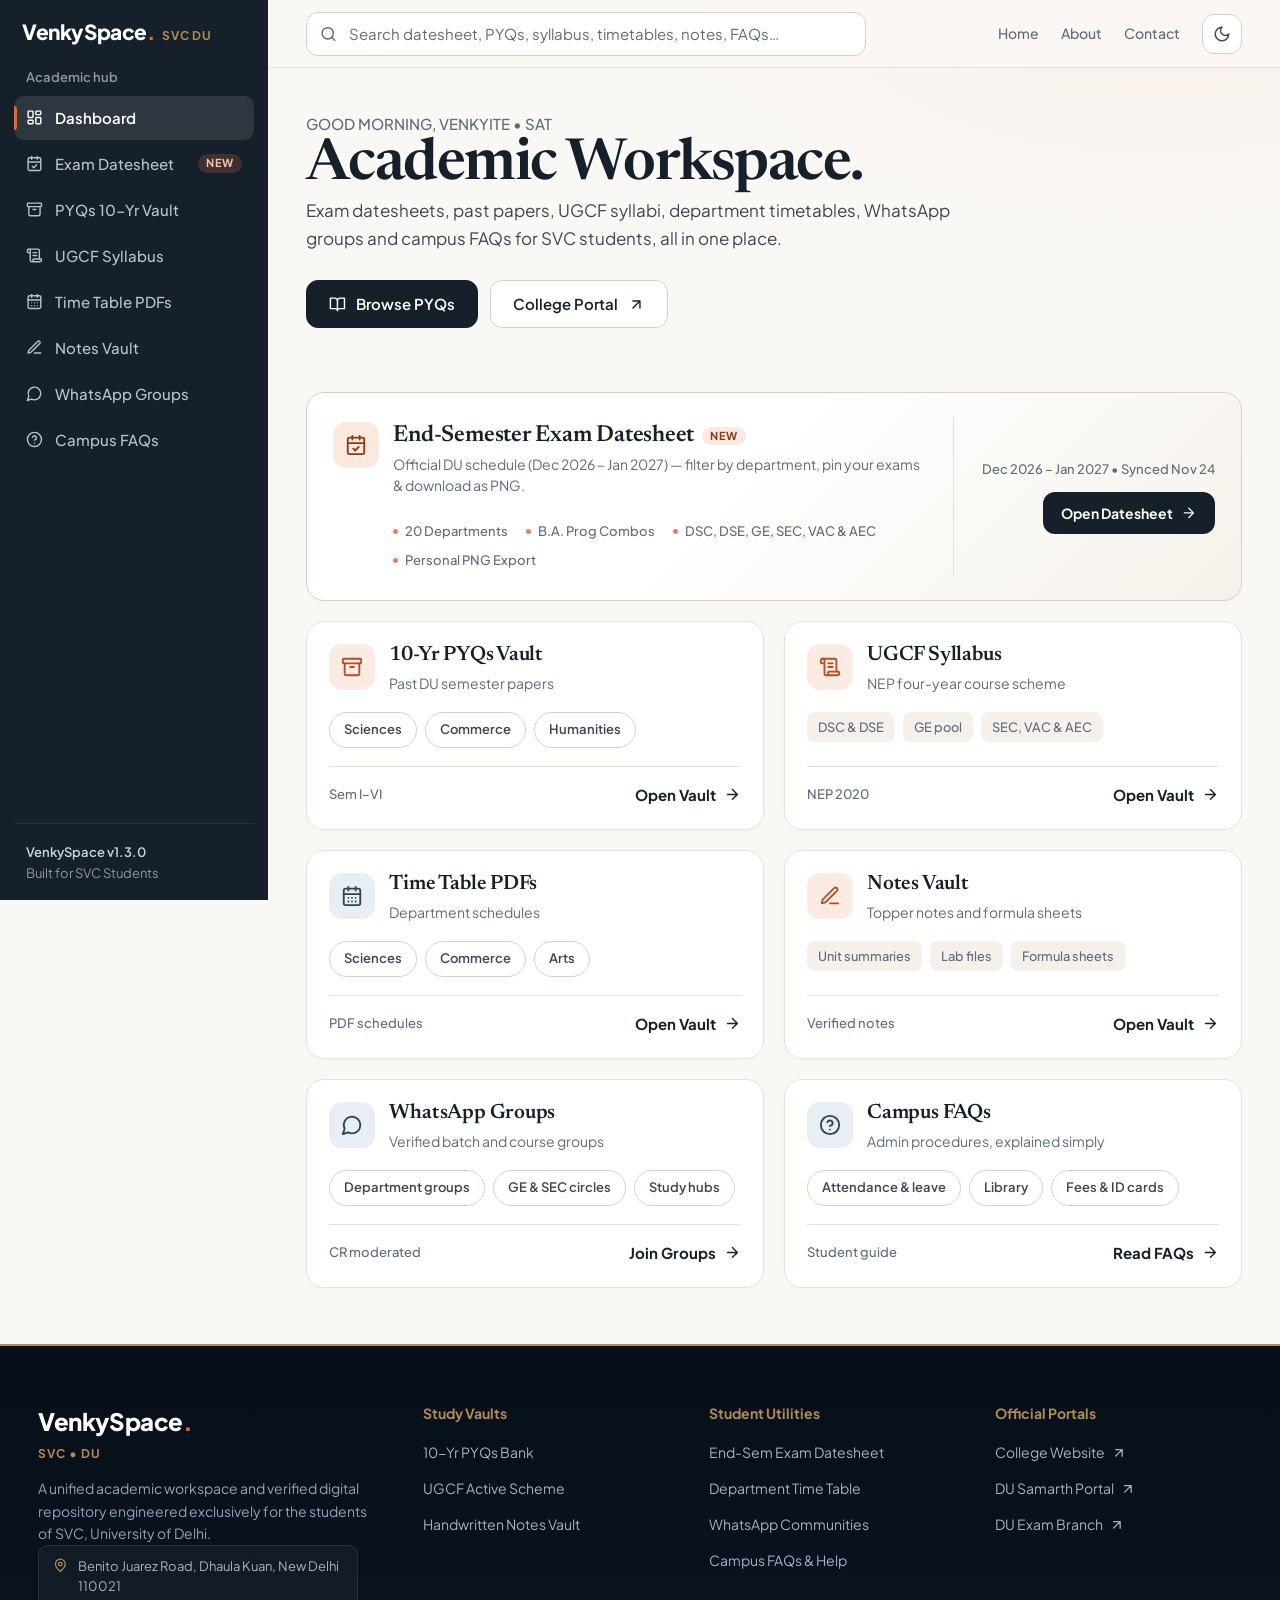
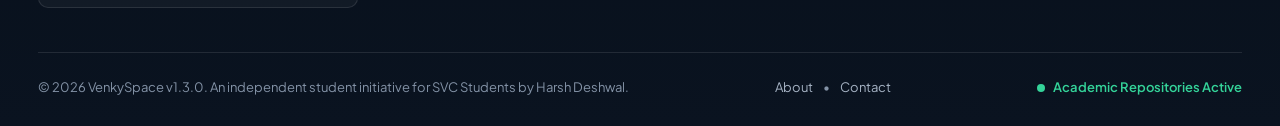
<file: index.html>
<!DOCTYPE html>
<html lang="en">
<head>
<meta charset="UTF-8">
<meta name="viewport" content="width=device-width, initial-scale=1.0">
<meta name="description" content="VenkySpace - Academic Workspace & Central Repository for Sri Venkateswara College Students.">
<meta name="theme-color" content="#16202A">
<title>VenkySpace — Your Campus Workspace</title>
<link rel="icon" type="image/png" sizes="48x48" href="assets/favicon.png">
<link rel="apple-touch-icon" href="assets/favicon.png">
<meta property="og:site_name" content="VenkySpace">
<script type="application/ld+json">
{
  "@context": "https://schema.org",
  "@type": "WebSite",
  "name": "VenkySpace",
  "alternateName": ["VenkySpace SVC", "Venky Space"],
  "url": "https://venkyspace.github.io/VenkySpace/"
}
</script>
<link rel="preconnect" href="https://fonts.googleapis.com">
<link rel="preconnect" href="https://fonts.gstatic.com" crossorigin>
<link href="https://fonts.googleapis.com/css2?family=Newsreader:opsz,wght@6..72,500..700&family=Plus+Jakarta+Sans:wght@400..800&display=swap" rel="stylesheet">
<style>
:root{--bg:#FAF8F5;--sf:#fff;--sf2:#F5F1EA;--ln:#E8E1D7;--ln2:#D9D0C3;--ink:#16202A;--tx:#3B4756;--mu:#5F6B7A;--co:#D96B43;--gold:#B08D57;--gi:#8A6A36;--t1:#FBEBE3;--t1i:#B24E2A;--t2:#E8EEF3;--t2i:#2D4357;--sb:#FBE9E0;--sl:#D96B43;--si:#8A3A1C;--fc:#C65A33;--bb:#16202A;--bi:#fff;--serif:'Newsreader','Iowan Old Style',Georgia,serif;--sans:'Plus Jakarta Sans',system-ui,-apple-system,'Segoe UI',Roboto,sans-serif;color-scheme:light;
--moon:url("data:image/svg+xml,%3Csvg xmlns='http://www.w3.org/2000/svg' viewBox='0 0 24 24' fill='none' stroke='%23000' stroke-width='2' stroke-linecap='round' stroke-linejoin='round'%3E%3Cpath d='M12 3a6 6 0 0 0 9 9 9 9 0 1 1-9-9z'/%3E%3C/svg%3E");
--sun:url("data:image/svg+xml,%3Csvg xmlns='http://www.w3.org/2000/svg' viewBox='0 0 24 24' fill='none' stroke='%23000' stroke-width='2' stroke-linecap='round' stroke-linejoin='round'%3E%3Ccircle cx='12' cy='12' r='4'/%3E%3Cpath d='M12 2v2M12 20v2M4.9 4.9l1.4 1.4M17.7 17.7l1.4 1.4M2 12h2M20 12h2M6.3 17.7l-1.4 1.4M19.1 4.9l-1.4 1.4'/%3E%3C/svg%3E")}
[data-theme=dark]{--bg:#0F151C;--sf:#172029;--sf2:#1E2933;--ln:#26323E;--ln2:#33414F;--ink:#F3EFE8;--tx:#C9D1DA;--mu:#98A5B3;--gi:#C9A36A;--t1:#3A231B;--t1i:#F0A383;--t2:#1F3041;--t2i:#A9C3DA;--sb:rgba(217,107,67,.2);--sl:#E58A66;--si:#F6C3AE;--fc:#E58A66;--bb:#F3EFE8;--bi:#16202A;color-scheme:dark}
*,*::before,*::after{box-sizing:border-box}
html{background:var(--bg);-webkit-text-size-adjust:100%;scroll-behavior:smooth}
.vs-body{margin:0;background:var(--bg);color:var(--tx);font:400 15px/1.6 var(--sans);-webkit-font-smoothing:antialiased}
a{color:inherit;text-decoration:none}
.vs-body h1,.vs-body h2,.vs-body h3,.vs-body p,.vs-body ul{margin:0;padding:0}
.vs-body ul{list-style:none}
.vs-body button{font:inherit;color:inherit}
:focus-visible{outline:2px solid var(--fc);outline-offset:2px}
.vs-ic{width:1.125em;height:1.125em;fill:none;stroke:currentColor;stroke-width:2;stroke-linecap:round;stroke-linejoin:round;flex:none}

/* Shell + sidebar */
.vs-shell{display:grid;grid-template-columns:268px minmax(0,1fr);align-items:start}
.vs-sidebar{
  --bw:#fff;--bg2:var(--gold);
  position:sticky;top:0;height:100vh;height:100dvh;overflow-y:auto;overflow-x:hidden;
  display:flex;flex-direction:column;padding:22px 14px 16px;
  background:#16202A;color:#B7C2CE;z-index:60;
  scrollbar-width:thin;scrollbar-color:rgba(255,255,255,.16) transparent;
}
.vs-sidebar::-webkit-scrollbar{width:5px}
.vs-sidebar::-webkit-scrollbar-track{background:transparent}
.vs-sidebar::-webkit-scrollbar-thumb{background:rgba(255,255,255,.16);border-radius:10px}
.vs-sidebar::-webkit-scrollbar-thumb:hover{background:rgba(255,255,255,.3)}

.vs-side-top{display:flex;align-items:center;justify-content:space-between;padding:0 8px 24px}
.vs-brand{display:inline-flex;align-items:baseline;gap:8px;line-height:1}
.vs-brand b{font-weight:800;font-size:1.3rem;letter-spacing:-.02em;color:var(--bw)}
.vs-brand b i{font-style:normal;color:var(--co)}
.vs-brand small{font-size:.75rem;font-weight:700;letter-spacing:.06em;color:var(--bg2)}
.vs-nav-label{padding:0 12px 8px;font-size:.8125rem;font-weight:600;color:#8A98A9}
.vs-nav{display:flex;flex-direction:column;gap:2px}
.vs-nav a{position:relative;display:flex;align-items:center;gap:12px;min-height:44px;padding:0 12px;border-radius:10px;font-weight:500;color:#B7C2CE;transition:background-color .15s,color .15s}
.vs-nav a:hover{background:rgba(255,255,255,.06);color:#fff}
.vs-nav a[aria-current=page]{background:rgba(255,255,255,.1);color:#fff;font-weight:600}
.vs-nav a[aria-current=page]::before{content:"";position:absolute;left:0;top:10px;bottom:10px;width:3px;border-radius:0 3px 3px 0;background:var(--co)}
.vs-badge-new{display:inline-flex;align-items:center;padding:2px 8px;border-radius:999px;font-size:.6875rem;font-weight:700;letter-spacing:.05em;text-transform:uppercase;background:var(--sb);color:var(--si);line-height:1.3}
.vs-nav a .vs-badge-new{margin-left:auto;background:rgba(217,107,67,.22);color:#F6C3AE}
.vs-nav-more{display:none;margin-top:22px}
.vs-side-foot{margin-top:auto;padding:18px 12px 0;border-top:1px solid rgba(255,255,255,.08);font-size:.8125rem;color:#8A98A9}
.vs-side-foot b{display:block;color:#C9D3DD;font-weight:600}
.vs-side-close{display:none;width:40px;height:40px;align-items:center;justify-content:center;border-radius:10px;border:1px solid rgba(255,255,255,.16);background:transparent;color:#C9D3DD;cursor:pointer}
.vs-backdrop{position:fixed;inset:0;z-index:55;background:rgba(7,15,26,.65);opacity:0;visibility:hidden;transition:opacity .3s,visibility 0s .3s}
.vs-backdrop.on{opacity:1;visibility:visible;transition:opacity .3s}

/* Main workspace + minimal topbar */
.vs-main{
  min-width:0;overflow-x:clip;
  background:radial-gradient(680px 320px at 88% 0,color-mix(in srgb,var(--co) 7%,transparent),transparent 72%);
}
.vs-topbar{--bw:var(--ink);--bg2:var(--gi);position:sticky;top:0;z-index:50;display:flex;align-items:center;gap:20px;min-height:68px;padding:0 clamp(16px,3vw,40px);background:var(--bg);border-bottom:1px solid var(--ln)}
@supports (background:color-mix(in srgb,red,blue)){.vs-topbar{background:color-mix(in srgb,var(--bg) 88%,transparent);-webkit-backdrop-filter:saturate(150%) blur(12px);backdrop-filter:saturate(150%) blur(12px)}}
.vs-search{position:relative;flex:1;max-width:560px}
.vs-search .vs-ic{position:absolute;left:14px;top:50%;transform:translateY(-50%);color:var(--mu);pointer-events:none}
.vs-search input{width:100%;height:44px;padding:0 14px 0 42px;border-radius:12px;border:1px solid var(--ln2);background:var(--sf);color:var(--ink);font:inherit;transition:border-color .15s,box-shadow .15s}
.vs-search input::placeholder{color:var(--mu)}
.vs-search input:focus{outline:none;border-color:var(--co);box-shadow:0 0 0 3px var(--sb)}
.vs-actions{margin-left:auto;display:flex;align-items:center;gap:6px}
.vs-quick{display:flex;gap:2px;margin-right:6px}
.vs-quick a{padding:8px 10px;border-radius:8px;font-size:.875rem;font-weight:500;color:var(--mu);transition:color .15s,background .15s}
.vs-quick a:hover{color:var(--ink);background:var(--sf2)}
.vs-icon-btn{width:40px;height:40px;display:inline-flex;align-items:center;justify-content:center;border-radius:12px;border:1px solid var(--ln2);background:var(--sf);color:var(--ink);cursor:pointer;transition:background .15s,border-color .15s}
.vs-icon-btn:hover{background:var(--sf2)}
.vs-hamburger,.vs-search-toggle,.vs-topbar-brand{display:none}
#theme-icon{display:block;width:18px;height:18px;font-size:0;line-height:0;background:currentColor;-webkit-mask:var(--moon) center/contain no-repeat;mask:var(--moon) center/contain no-repeat}
[data-theme=dark] #theme-icon{-webkit-mask-image:var(--sun);mask-image:var(--sun)}

/* Hero */
.vs-content{max-width:1180px;margin:0 auto;padding:44px clamp(16px,3vw,40px) 56px}
.vs-hero{padding-bottom:44px}
.vs-greeting{margin-bottom:12px;font-weight:500;color:var(--mu)}
.vs-hero h1{font:600 clamp(2.4rem,5.2vw,3.6rem)/1.04 var(--serif);letter-spacing:-.025em;color:var(--ink)}
.vs-hero-sub{margin-top:16px;max-width:54ch;font-size:1.0625rem;line-height:1.65}
.vs-cta{display:flex;flex-wrap:wrap;gap:12px;margin-top:28px}
.vs-btn{display:inline-flex;align-items:center;justify-content:center;gap:10px;min-height:48px;padding:0 22px;border-radius:12px;border:1px solid transparent;font-weight:600;transition:background-color .15s,border-color .15s,transform .15s}
.vs-btn.vs-btn-primary{background:#16202A;border-color:#16202A;color:#FFFFFF}
.vs-btn.vs-btn-primary:hover{background:#2A3D52;border-color:#2A3D52;color:#FFFFFF;transform:translateY(-1px)}
[data-theme=dark] .vs-btn.vs-btn-primary{background:#243445;border-color:rgba(255,255,255,.22)}
[data-theme=dark] .vs-btn.vs-btn-primary:hover{background:#31465C}
.vs-btn-ghost{background:var(--sf);color:var(--ink);border-color:var(--ln2)}
.vs-btn-ghost:hover{background:var(--sf2)}
.vs-tile{width:40px;height:40px;flex:none;display:grid;place-items:center;border-radius:12px;background:var(--t1);color:var(--t1i)}
[data-category=schedule] .vs-tile,.vs-tile-2{background:var(--t2);color:var(--t2i)}

/* Module cards (Desktop 3x2 + full-width featured card) */
.vs-grid{display:grid;grid-template-columns:repeat(auto-fill,minmax(min(100%,320px),1fr));grid-auto-rows:1fr;gap:20px;margin-top:20px}
.vs-card{position:relative;display:flex;flex-direction:column;gap:18px;padding:22px;background:var(--sf);border:1px solid var(--ln);border-radius:18px;box-shadow:0 2px 10px -6px rgba(22,32,42,.08);transition:transform .3s cubic-bezier(.2,.8,.2,1),box-shadow .3s ease,border-color .2s}
.vs-card[hidden]{display:none}
.vs-card:focus-within{border-color:var(--ln2);box-shadow:0 10px 24px -14px rgba(22,32,42,.25)}
@media (hover:hover){
.vs-card:hover{transform:translateY(-8px);border-color:var(--ln2);box-shadow:0 24px 44px -18px rgba(22,32,42,.32),0 8px 16px -8px rgba(22,32,42,.12)}
[data-theme=dark] .vs-card:hover{box-shadow:0 24px 44px -16px rgba(0,0,0,.75),0 8px 16px -8px rgba(0,0,0,.4)}
}
.vs-js .vs-card:not(.is-in){opacity:0}
.vs-card.is-in{animation:vsIn .65s cubic-bezier(.16,1,.3,1) backwards;animation-delay:var(--d,0s)}
@keyframes vsIn{from{opacity:0;transform:translate(var(--dx,0px),var(--dy,28px))}to{opacity:1;transform:none}}
.vs-card-head{display:flex;gap:14px;align-items:flex-start}
.vs-card-head .vs-tile{width:46px;height:46px;border-radius:13px}
.vs-card-head .vs-ic{width:22px;height:22px}
.vs-card h3{font:600 1.3rem/1.2 var(--serif);letter-spacing:-.01em;color:var(--ink)}
.vs-card-head p{margin-top:4px;font-size:.875rem;line-height:1.5;color:var(--mu)}
.vs-chips{display:flex;flex-wrap:wrap;gap:8px}
.vs-chip{position:relative;z-index:1;display:inline-flex;align-items:center;min-height:36px;padding:0 14px;border-radius:999px;border:1px solid var(--ln2);background:var(--sf);font-size:.8125rem;font-weight:600;color:var(--tx);transition:background .15s,border-color .15s}
.vs-chip:hover{background:var(--sf2);border-color:var(--ink)}
/* Non-clickable informational tags for Syllabus & Notes */
.vs-tag{display:inline-flex;align-items:center;min-height:30px;padding:0 11px;border-radius:8px;background:var(--sf2);font-size:.8rem;font-weight:500;color:var(--mu);pointer-events:none}
.vs-card-foot{margin-top:auto;display:flex;align-items:center;justify-content:space-between;gap:12px;padding-top:16px;border-top:1px solid var(--ln)}
.vs-meta{font-size:.8125rem;font-weight:500;color:var(--mu)}
.vs-open{display:inline-flex;align-items:center;gap:8px;font-weight:700;color:var(--ink)}
.vs-open::after{content:"";position:absolute;inset:0;border-radius:18px}
.vs-open:focus-visible{outline:0}
.vs-open:focus-visible::after{outline:2px solid var(--fc);outline-offset:3px}
.vs-open .vs-ic{transition:transform .2s}
.vs-card:hover .vs-open .vs-ic{transform:translateX(3px)}

/* Featured launch card */
.vs-card-featured{grid-column:1 / -1;background:linear-gradient(135deg,var(--sf) 45%,var(--sf2) 100%);border-color:var(--ln2)}
.vs-card-featured .vs-tile{background:var(--sb);color:var(--si)}
.vs-card-title-row{display:flex;align-items:center;flex-wrap:wrap;gap:8px}
.vs-card-featured h3{font-size:1.45rem}
.vs-card-specs{display:flex;flex-wrap:wrap;align-items:center;gap:8px 18px;font-size:.8125rem;font-weight:500;color:var(--mu)}
.vs-card-specs span{display:inline-flex;align-items:center;gap:7px}
.vs-card-specs span::before{content:"";width:5px;height:5px;border-radius:50%;background:var(--co);opacity:.85}
@media (min-width:860px){
  .vs-card-featured{display:grid;grid-template-columns:1fr auto;grid-template-rows:auto auto;align-items:center;gap:16px 28px;padding:24px 26px}
  .vs-card-featured .vs-card-head{grid-column:1;grid-row:1}
  .vs-card-featured .vs-card-specs{grid-column:1;grid-row:2;padding-left:60px}
  .vs-card-featured .vs-card-foot{grid-column:2;grid-row:1 / span 2;margin-top:0;padding-top:0;padding-left:28px;border-top:0;border-left:1px solid var(--ln);flex-direction:column;align-items:flex-end;justify-content:center;gap:12px;min-width:210px;height:100%}
  .vs-card-featured .vs-open{padding:10px 18px;border-radius:12px;background:var(--ink);color:var(--bg);font-size:.875rem}
  [data-theme=dark] .vs-card-featured .vs-open{background:var(--sf2);color:var(--ink);border:1px solid var(--ln2)}
}

.vs-empty{margin-top:20px;padding:40px 20px;text-align:center;background:var(--sf);border:1px dashed var(--ln2);border-radius:18px}
.vs-empty[hidden]{display:none}
.vs-empty .vs-btn{margin-top:14px;min-height:44px}

/* Mobile-only Bottom Navigation Dock (hidden on desktop) */
.vs-mobile-dock{display:none}

/* Footer */
.vs-footer{padding:56px 0 28px;background:linear-gradient(180deg,#070F1A,#0A1320);border-top:2px solid #B08D57;color:#CBD5E1}
.vs-footer-in{max-width:1320px;margin:0 auto;padding:0 clamp(16px,3vw,40px)}
.vs-footer-cols{display:grid;grid-template-columns:1.4fr 1fr 1fr 1fr;gap:40px;margin-bottom:44px}
.vs-footer-brand{font-weight:800;font-size:1.5rem;letter-spacing:-.02em;color:#fff}
.vs-footer-brand i{font-style:normal;color:var(--co)}
.vs-footer-badge{display:block;margin:4px 0 14px;font-size:.75rem;font-weight:700;letter-spacing:.08em;color:#B08D57}
.vs-footer-bio{max-width:340px;margin-bottom:18px;font-size:.875rem;line-height:1.6;color:#94A3B8}
.vs-address{display:flex;gap:10px;max-width:320px;padding:10px 14px;border:1px solid rgba(255,255,255,.1);border-radius:10px;background:rgba(255,255,255,.04);font-size:.8125rem;color:#A5B2C3}
.vs-address .vs-ic{margin-top:2px;color:#B08D57}
.vs-footer h3{margin-bottom:16px;font-size:.875rem;font-weight:700;color:#B08D57}
.vs-footer li+li{margin-top:12px}
.vs-footer li a{display:inline-flex;align-items:center;gap:6px;font-size:.875rem;color:#A5B2C3;transition:color .2s}
.vs-footer li a:hover{color:#E8825C}
.vs-footer-low{display:flex;flex-wrap:wrap;justify-content:space-between;align-items:center;gap:12px;padding-top:24px;border-top:1px solid rgba(255,255,255,.1);font-size:.8125rem;color:#8392A6}
.vs-footer-links{display:inline-flex;align-items:center;gap:10px;font-size:.8125rem}
.vs-footer-links a{color:#A5B2C3;transition:color .2s}
.vs-footer-links a:hover{color:#E8825C}
.vs-status{display:inline-flex;align-items:center;gap:8px;font-weight:600;color:#34D399}
.vs-status::before{content:"";width:8px;height:8px;border-radius:50%;background:currentColor}

/* Tablet + Mobile Drawer */
@media (max-width:991px){
  .vs-shell{display:block}
  .vs-sidebar{position:fixed;inset:0 auto 0 0;width:min(300px,86vw);transform:translateX(-102%);visibility:hidden;transition:transform .3s cubic-bezier(.16,1,.3,1),visibility 0s .3s}
  .vs-sidebar.is-open{transform:none;visibility:visible;box-shadow:8px 0 32px rgba(0,0,0,.45);transition:transform .3s cubic-bezier(.16,1,.3,1)}
  .vs-side-close{display:inline-flex}
  .vs-nav-more{display:block}
  .vs-topbar{flex-wrap:wrap;gap:8px 10px;min-height:54px;padding:7px 12px}
  .vs-hamburger,.vs-search-toggle{display:inline-flex;width:38px;height:38px}
  .vs-topbar-brand{display:inline-flex;margin-right:auto}
  .vs-actions{margin-left:0}
  .vs-quick{display:none}
  .vs-search{display:none;order:3;flex-basis:100%;max-width:none;padding-bottom:4px}
  .vs-topbar.is-search .vs-search{display:block}
  #theme-toggle{width:38px;height:38px}
  .vs-hero{padding-bottom:28px}
  .vs-footer-cols{grid-template-columns:repeat(2,minmax(0,1fr))}
}

/* Mobile-Majority Workspace Layout (Meesho / Rednote 2x2 Grid + Bottom Dock) */
@media (max-width:760px){
  .vs-brand b{font-size:1.15rem}
  .vs-brand small{font-size:.66rem}
  .vs-content{padding:12px 12px 92px}

  /* Compact Hero so Featured Card sits cleanly above Bottom Dock */
  .vs-hero{padding-bottom:10px}
  .vs-greeting{margin-bottom:4px;font-size:.78rem}
  .vs-hero h1{font-size:1.65rem;line-height:1.06}
  .vs-hero-sub{margin-top:5px;font-size:.8rem;line-height:1.38}
  .vs-cta{display:grid;grid-template-columns:1fr 1fr;gap:8px;margin-top:10px}
  .vs-btn{min-height:38px;padding:0 10px;font-size:.78rem;border-radius:10px;gap:6px}

  /* Grid: auto row height so cards never bloat vertically */
  .vs-grid{grid-template-columns:repeat(2,minmax(0,1fr));grid-auto-rows:auto;gap:10px;margin-top:10px}
  .vs-card{padding:10px 11px;border-radius:14px;gap:7px;min-width:0}
  .vs-card:hover{transform:none}

  /* Featured Exam Datesheet Card */
  .vs-card-featured{padding:11px 12px;gap:7px}
  .vs-card-featured .vs-card-head{flex-direction:row;align-items:center;gap:10px}
  .vs-card-featured .vs-tile{width:36px;height:36px;border-radius:10px}
  .vs-card-featured .vs-ic{width:18px;height:18px}
  .vs-card-featured h3{font-size:1.02rem;line-height:1.15}
  .vs-card-featured .vs-card-head p{margin-top:2px;font-size:.72rem;line-height:1.3;-webkit-line-clamp:1;display:-webkit-box;-webkit-box-orient:vertical;overflow:hidden}
  .vs-card-specs{flex-wrap:nowrap;overflow-x:auto;white-space:nowrap;scrollbar-width:none;gap:12px;font-size:.68rem;-webkit-overflow-scrolling:touch}
  .vs-card-specs::-webkit-scrollbar{display:none}
  .vs-card-featured .vs-card-foot{padding-top:8px;gap:8px}
  .vs-card-featured .vs-meta{font-size:.68rem;min-width:0;white-space:nowrap;overflow:hidden;text-overflow:ellipsis}
  .vs-card-featured .vs-open{padding:6px 12px;border-radius:9px;background:var(--ink);color:var(--bg);font-size:.72rem;white-space:nowrap;flex:none}
  [data-theme=dark] .vs-card-featured .vs-open{background:var(--sf2);color:var(--ink);border:1px solid var(--ln2)}

  /* 2x2 Meesho / Rednote Style Module Cards (4 cards visible at once) */
  .vs-card:not(.vs-card-featured) .vs-card-head{flex-direction:column;gap:5px}
  .vs-card:not(.vs-card-featured) .vs-tile{width:32px;height:32px;border-radius:9px}
  .vs-card:not(.vs-card-featured) .vs-ic{width:17px;height:17px}
  .vs-card:not(.vs-card-featured) h3{
    font-size:.98rem;line-height:1.16;
    display:-webkit-box;-webkit-line-clamp:2;-webkit-box-orient:vertical;overflow:hidden;
  }
  .vs-card:not(.vs-card-featured) .vs-card-head p{
    margin-top:2px;font-size:.69rem;line-height:1.28;
    display:-webkit-box;-webkit-line-clamp:2;-webkit-box-orient:vertical;overflow:hidden;
  }

  /* Wrap tags cleanly so 2 fit in row 1 + remaining below */
  .vs-chips{flex-wrap:wrap;overflow:visible;gap:4px}
  .vs-chip{min-height:22px;padding:0 7px;font-size:.63rem;white-space:nowrap}
  .vs-tag{min-height:22px;padding:0 7px;font-size:.63rem;border-radius:6px;white-space:nowrap}

  .vs-card:not(.vs-card-featured) .vs-card-foot{padding-top:7px;gap:6px}
  .vs-card:not(.vs-card-featured) .vs-meta{font-size:.65rem;white-space:nowrap;overflow:hidden;text-overflow:ellipsis}
  .vs-card:not(.vs-card-featured) .vs-open{font-size:.71rem;gap:4px;white-space:nowrap}

  /* Compact 2-Col Mobile Footer */
  .vs-footer{padding:36px 0 88px}
  .vs-footer-cols{grid-template-columns:repeat(2,minmax(0,1fr));gap:24px 16px;margin-bottom:28px}
  .vs-footer-cols>div:first-child{grid-column:1 / -1}
  .vs-footer-low{flex-direction:column;align-items:flex-start}

  /* App-like Bottom Navigation Dock */
  .vs-mobile-dock{
    position:fixed;left:0;right:0;bottom:0;z-index:52;
    display:grid;grid-template-columns:repeat(5,minmax(0,1fr));
    padding:6px 6px calc(6px + env(safe-area-inset-bottom,0px));
    background:color-mix(in srgb,var(--sf) 92%,transparent);
    -webkit-backdrop-filter:saturate(160%) blur(14px);backdrop-filter:saturate(160%) blur(14px);
    border-top:1px solid var(--ln2);
    box-shadow:0 -8px 24px -12px rgba(22,32,42,.18);
  }
  .vs-dock-item{
    display:flex;flex-direction:column;align-items:center;justify-content:center;gap:3px;
    min-height:46px;padding:4px 2px;border-radius:10px;
    font-size:.64rem;font-weight:600;color:var(--mu);background:transparent;border:0;cursor:pointer;
    transition:color .15s,background .15s;
  }
  .vs-dock-item .vs-ic{width:18px;height:18px}
  .vs-dock-item[aria-current=page]{color:var(--co);font-weight:700;background:var(--t1)}
  .vs-dock-item:active{transform:scale(.95)}
}

@media (prefers-reduced-motion:reduce){html{scroll-behavior:auto}*,*::before,*::after{transition:none!important;animation:none!important}}
</style>
<script>if(!matchMedia('(prefers-reduced-motion:reduce)').matches&&'IntersectionObserver' in window)document.documentElement.classList.add('vs-js')</script>
<script type="text/javascript">
    (function(c,l,a,r,i,t,y){
        c[a]=c[a]||function(){(c[a].q=c[a].q||[]).push(arguments)};
        t=l.createElement(r);t.async=1;t.src="https://www.clarity.ms/tag/"+i;
        y=l.getElementsByTagName(r)[0];y.parentNode.insertBefore(t,y);
    })(window, document, "clarity", "script", "zaesi27ysh");
</script>
</head>
<body class="vs-body">

<svg width="0" height="0" style="position:absolute" focusable="false" aria-hidden="true"><defs>
<symbol id="i-search" viewBox="0 0 24 24"><circle cx="11" cy="11" r="8"/><path d="m21 21-4.3-4.3"/></symbol>
<symbol id="i-menu" viewBox="0 0 24 24"><path d="M4 6h16M4 12h16M4 18h16"/></symbol>
<symbol id="i-x" viewBox="0 0 24 24"><path d="M18 6 6 18M6 6l12 12"/></symbol>
<symbol id="i-arrow" viewBox="0 0 24 24"><path d="M5 12h14m-7-7 7 7-7 7"/></symbol>
<symbol id="i-up-right" viewBox="0 0 24 24"><path d="M7 7h10v10M7 17 17 7"/></symbol>
<symbol id="i-book" viewBox="0 0 24 24"><path d="M2 3h6a4 4 0 0 1 4 4v14a3 3 0 0 0-3-3H2zM22 3h-6a4 4 0 0 0-4 4v14a3 3 0 0 1 3-3h7z"/></symbol>
<symbol id="i-vault" viewBox="0 0 24 24"><rect width="20" height="5" x="2" y="3" rx="1"/><path d="M4 8v11a2 2 0 0 0 2 2h12a2 2 0 0 0 2-2V8M10 12h4"/></symbol>
<symbol id="i-scroll" viewBox="0 0 24 24"><path d="M15 12h-5M15 8h-5M19 17V5a2 2 0 0 0-2-2H4"/><path d="M8 21h12a2 2 0 0 0 2-2v-1a1 1 0 0 0-1-1H11a1 1 0 0 0-1 1v1a2 2 0 1 1-4 0V5a2 2 0 1 0-4 0v2a1 1 0 0 0 1 1h3"/></symbol>
<symbol id="i-cal" viewBox="0 0 24 24"><path d="M8 2v4M16 2v4M3 10h18M8 14h.01M12 14h.01M16 14h.01M8 18h.01M12 18h.01M16 18h.01"/><rect width="18" height="18" x="3" y="4" rx="2"/></symbol>
<symbol id="i-datesheet" viewBox="0 0 24 24"><path d="M8 2v4M16 2v4M3 10h18"/><rect width="18" height="18" x="3" y="4" rx="2"/><path d="m9 16 2 2 4-4"/></symbol>
<symbol id="i-pen" viewBox="0 0 24 24"><path d="M12 20h9M16.5 3.5a2.1 2.1 0 0 1 3 3L7 19l-4 1 1-4z"/></symbol>
<symbol id="i-chat" viewBox="0 0 24 24"><path d="M7.9 20A9 9 0 1 0 4 16.1L2 22z"/></symbol>
<symbol id="i-help" viewBox="0 0 24 24"><circle cx="12" cy="12" r="10"/><path d="M9.1 9a3 3 0 0 1 5.8 1c0 2-3 3-3 3M12 17h.01"/></symbol>
<symbol id="i-dash" viewBox="0 0 24 24"><rect width="7" height="9" x="3" y="3" rx="1"/><rect width="7" height="5" x="14" y="3" rx="1"/><rect width="7" height="9" x="14" y="12" rx="1"/><rect width="7" height="5" x="3" y="16" rx="1"/></symbol>
<symbol id="i-info" viewBox="0 0 24 24"><circle cx="12" cy="12" r="10"/><path d="M12 16v-4M12 8h.01"/></symbol>
<symbol id="i-mail" viewBox="0 0 24 24"><rect width="20" height="16" x="2" y="4" rx="2"/><path d="m22 7-8.97 5.7a1.94 1.94 0 0 1-2.06 0L2 7"/></symbol>
<symbol id="i-pin" viewBox="0 0 24 24"><path d="M20 10c0 6-8 12-8 12S4 16 4 10a8 8 0 0 1 16 0z"/><circle cx="12" cy="10" r="3"/></symbol>
</defs></svg>

<div class="vs-backdrop" id="sidebar-backdrop" aria-hidden="true"></div>

<div class="vs-shell">

  <!-- SIDEBAR: owns primary navigation (drawer on mobile) -->
  <aside class="vs-sidebar" id="workspace-sidebar" aria-label="Academic Hub Sidebar">
    <div class="vs-side-top">
      <a href="index.html" class="vs-brand" aria-label="VenkySpace Home"><b>VenkySpace<i>.</i></b><small>SVC DU</small></a>
      <button class="vs-side-close" id="sidebar-close-btn" type="button" aria-label="Close navigation menu"><svg class="vs-ic"><use href="#i-x"/></svg></button>
    </div>
    <div class="vs-nav-label">Academic hub</div>
    <nav class="vs-nav" aria-label="Academic hub">
      <a href="index.html" aria-current="page"><svg class="vs-ic"><use href="#i-dash"/></svg>Dashboard</a>
      <a href="academic-resources/datesheet.html"><svg class="vs-ic"><use href="#i-datesheet"/></svg>Exam Datesheet<span class="vs-badge-new">New</span></a>
      <a href="academic-resources/pyqs.html"><svg class="vs-ic"><use href="#i-vault"/></svg>PYQs 10-Yr Vault</a>
      <a href="academic-resources/syllabus.html"><svg class="vs-ic"><use href="#i-scroll"/></svg>UGCF Syllabus</a>
      <a href="academic-resources/timetable.html"><svg class="vs-ic"><use href="#i-cal"/></svg>Time Table PDFs</a>
      <a href="academic-resources/notes.html"><svg class="vs-ic"><use href="#i-pen"/></svg>Notes Vault</a>
      <a href="academic-resources/officialwagroups.html"><svg class="vs-ic"><use href="#i-chat"/></svg>WhatsApp Groups</a>
      <a href="academic-resources/campusfaq.html"><svg class="vs-ic"><use href="#i-help"/></svg>Campus FAQs</a>
    </nav>
    <div class="vs-nav-more">
      <div class="vs-nav-label">More</div>
      <nav class="vs-nav" aria-label="More">
        <a href="academic-resources/about.html"><svg class="vs-ic"><use href="#i-info"/></svg>About</a>
        <a href="academic-resources/contact.html"><svg class="vs-ic"><use href="#i-mail"/></svg>Contact</a>
      </nav>
    </div>
    <div class="vs-side-foot"><b>VenkySpace v1.3.0</b>Built for SVC Students</div>
  </aside>

  <div class="vs-main">

    <!-- TOPBAR -->
    <header class="vs-topbar" id="vs-topbar">
      <button class="vs-icon-btn vs-hamburger" id="mobile-hamburger" type="button" aria-label="Open navigation menu" aria-expanded="false" aria-controls="workspace-sidebar"><svg class="vs-ic"><use href="#i-menu"/></svg></button>
      <a href="index.html" class="vs-brand vs-topbar-brand" aria-label="VenkySpace Home"><b>VenkySpace<i>.</i></b><small>SVC DU</small></a>
      <div class="vs-search" role="search">
        <svg class="vs-ic"><use href="#i-search"/></svg>
        <input type="search" id="global-campus-search" placeholder="Search datesheet, PYQs, syllabus, timetables, notes, FAQs…" aria-label="Search all modules" autocomplete="off">
      </div>
      <div class="vs-actions">
        <nav class="vs-quick" aria-label="Quick links">
          <a href="index.html">Home</a>
          <a href="academic-resources/about.html">About</a>
          <a href="academic-resources/contact.html">Contact</a>
        </nav>
        <button class="vs-icon-btn vs-search-toggle" id="search-toggle" type="button" aria-label="Toggle search" aria-expanded="false"><svg class="vs-ic"><use href="#i-search"/></svg></button>
        <button class="vs-icon-btn theme-toggle-btn" id="theme-toggle" type="button" aria-label="Toggle Theme" title="Switch Theme"><span id="theme-icon">🌙</span></button>
      </div>
    </header>

    <main class="vs-content">

      <!-- HERO -->
      <section class="vs-hero">
        <div>
          <p class="vs-greeting" id="dynamic-greeting">Welcome back, Venkyite</p>
          <h1>Academic Workspace.</h1>
          <p class="vs-hero-sub">Exam datesheets, past papers, UGCF syllabi, department timetables, WhatsApp groups and campus FAQs for SVC students, all in one place.</p>
          <div class="vs-cta">
            <a href="academic-resources/pyqs.html" class="vs-btn vs-btn-primary"><svg class="vs-ic"><use href="#i-book"/></svg>Browse PYQs</a>
            <a href="https://www.svc.ac.in" target="_blank" rel="noopener noreferrer" class="vs-btn vs-btn-ghost">College Portal<svg class="vs-ic"><use href="#i-up-right"/></svg></a>
          </div>
        </div>
      </section>

      <!-- CORE ACADEMIC UTILITIES -->
      <section aria-label="Academic modules">
        <div class="vs-grid">

          <article class="vs-card vs-card-featured" data-category="schedule" data-keywords="datesheet date sheet exam schedule dec 2026 jan 2027 end semester admit card upc morning evening dsc dse ge sec vac aec b.a. programme major minor pin personal datesheet png download countdown">
            <div class="vs-card-head">
              <span class="vs-tile"><svg class="vs-ic"><use href="#i-datesheet"/></svg></span>
              <div>
                <div class="vs-card-title-row">
                  <h3>End-Semester Exam Datesheet</h3>
                  <span class="vs-badge-new">New</span>
                </div>
                <p>Official DU schedule (Dec 2026 – Jan 2027) — filter by department, pin your exams &amp; download as PNG.</p>
              </div>
            </div>
            <p class="vs-card-specs">
              <span>20 Departments</span>
              <span>B.A. Prog Combos</span>
              <span>DSC, DSE, GE, SEC, VAC &amp; AEC</span>
              <span>Personal PNG Export</span>
            </p>
            <div class="vs-card-foot">
              <span class="vs-meta" id="datesheet-live-meta">Dec 2026 – Jan 2027 • Synced Nov 24</span>
              <a class="vs-open" href="academic-resources/datesheet.html" aria-label="Open End-Semester Exam Datesheet">Open Datesheet<svg class="vs-ic"><use href="#i-arrow"/></svg></a>
            </div>
          </article>

          <article class="vs-card" data-category="studies" data-keywords="pyq previous year question papers physics chemistry maths mathematics stats statistics electronics biological sciences b.com commerce economics history political science pol science english sociology hindi semester exams">
            <div class="vs-card-head"><span class="vs-tile"><svg class="vs-ic"><use href="#i-vault"/></svg></span><div><h3>10-Yr PYQs Vault</h3><p>Past DU semester papers</p></div></div>
            <ul class="vs-chips" aria-label="Browse PYQs by area">
              <li><a class="vs-chip" href="academic-resources/pyqs.html?cat=sciences">Sciences</a></li>
              <li><a class="vs-chip" href="academic-resources/pyqs.html?cat=commerce-economics">Commerce</a></li>
              <li><a class="vs-chip" href="academic-resources/pyqs.html?cat=humanities">Humanities</a></li>
            </ul>
            <div class="vs-card-foot"><span class="vs-meta">Sem I–VI</span><a class="vs-open" href="academic-resources/pyqs.html" aria-label="Open 10-Yr PYQs Vault">Open Vault<svg class="vs-ic"><use href="#i-arrow"/></svg></a></div>
          </article>

          <article class="vs-card" data-category="studies" data-keywords="ugcf nep 2020 syllabus dsc dse major minor credits learning units ge generic elective interdisciplinary sec vac aec skill value added digital marketing environmental science ethics indian languages">
            <div class="vs-card-head"><span class="vs-tile"><svg class="vs-ic"><use href="#i-scroll"/></svg></span><div><h3>UGCF Syllabus</h3><p>NEP four-year course scheme</p></div></div>
            <ul class="vs-chips" aria-label="Syllabus categories">
              <li><span class="vs-tag">DSC &amp; DSE</span></li>
              <li><span class="vs-tag">GE pool</span></li>
              <li><span class="vs-tag">SEC, VAC &amp; AEC</span></li>
            </ul>
            <div class="vs-card-foot"><span class="vs-meta">NEP 2020</span><a class="vs-open" href="academic-resources/syllabus.html" aria-label="Open UGCF Syllabus Vault">Open Vault<svg class="vs-ic"><use href="#i-arrow"/></svg></a></div>
          </article>

          <article class="vs-card" data-category="schedule" data-keywords="time table timetable schedule pdf physics chemistry maths electronics life sciences b.com commerce arts economics history political science humanities">
            <div class="vs-card-head"><span class="vs-tile"><svg class="vs-ic"><use href="#i-cal"/></svg></span><div><h3>Time Table PDFs</h3><p>Department schedules</p></div></div>
            <ul class="vs-chips" aria-label="Browse timetables by area">
              <li><a class="vs-chip" href="academic-resources/timetable.html?cat=sciences">Sciences</a></li>
              <li><a class="vs-chip" href="academic-resources/timetable.html?cat=commerce">Commerce</a></li>
              <li><a class="vs-chip" href="academic-resources/timetable.html?cat=arts">Arts</a></li>
            </ul>
            <div class="vs-card-foot"><span class="vs-meta">PDF schedules</span><a class="vs-open" href="academic-resources/timetable.html" aria-label="Open Time Table PDFs Vault">Open Vault<svg class="vs-ic"><use href="#i-arrow"/></svg></a></div>
          </article>

          <article class="vs-card" data-category="studies" data-keywords="notes topper handwritten summaries formula sheets unit-wise revision lab files practical coding python statistical reference guides theorem quick prep">
            <div class="vs-card-head"><span class="vs-tile"><svg class="vs-ic"><use href="#i-pen"/></svg></span><div><h3>Notes Vault</h3><p>Topper notes and formula sheets</p></div></div>
            <ul class="vs-chips" aria-label="Notes types">
              <li><span class="vs-tag">Unit summaries</span></li>
              <li><span class="vs-tag">Lab files</span></li>
              <li><span class="vs-tag">Formula sheets</span></li>
            </ul>
            <div class="vs-card-foot"><span class="vs-meta">Verified notes</span><a class="vs-open" href="academic-resources/notes.html" aria-label="Open Notes Vault">Open Vault<svg class="vs-ic"><use href="#i-arrow"/></svg></a></div>
          </article>

          <article class="vs-card" data-category="schedule" data-keywords="whatsapp groups communities batch course class representatives cr department ge sec cross-course study hubs peer discussion">
            <div class="vs-card-head"><span class="vs-tile"><svg class="vs-ic"><use href="#i-chat"/></svg></span><div><h3>WhatsApp Groups</h3><p>Verified batch and course groups</p></div></div>
            <ul class="vs-chips" aria-label="Browse groups by type">
              <li><a class="vs-chip" href="academic-resources/officialwagroups.html?cat=department-groups">Department groups</a></li>
              <li><a class="vs-chip" href="academic-resources/officialwagroups.html?cat=ge-sec-circles">GE &amp; SEC circles</a></li>
              <li><a class="vs-chip" href="academic-resources/officialwagroups.html?cat=study-hubs">Study hubs</a></li>
            </ul>
            <div class="vs-card-foot"><span class="vs-meta">CR moderated</span><a class="vs-open" href="academic-resources/officialwagroups.html" aria-label="Join verified WhatsApp Groups">Join Groups<svg class="vs-ic"><use href="#i-arrow"/></svg></a></div>
          </article>

          <article class="vs-card" data-category="schedule" data-keywords="faq help campus attendance medical leave 67% eca library card catalogue e-resource fee receipts bonafide id cards admin office dealing assistant">
            <div class="vs-card-head"><span class="vs-tile"><svg class="vs-ic"><use href="#i-help"/></svg></span><div><h3>Campus FAQs</h3><p>Admin procedures, explained simply</p></div></div>
            <ul class="vs-chips" aria-label="Browse FAQs by topic">
              <li><a class="vs-chip" href="academic-resources/campusfaq.html?cat=attendance">Attendance &amp; leave</a></li>
              <li><a class="vs-chip" href="academic-resources/campusfaq.html?cat=library">Library</a></li>
              <li><a class="vs-chip" href="academic-resources/campusfaq.html?cat=fees-id">Fees &amp; ID cards</a></li>
            </ul>
            <div class="vs-card-foot"><span class="vs-meta">Student guide</span><a class="vs-open" href="academic-resources/campusfaq.html" aria-label="Read Campus FAQs">Read FAQs<svg class="vs-ic"><use href="#i-arrow"/></svg></a></div>
          </article>

        </div>

        <div class="vs-empty" id="empty-state" hidden>
          <p>No modules match your search.</p>
          <button class="vs-btn vs-btn-ghost" id="clear-view" type="button">Clear search</button>
        </div>
      </section>

    </main>
  </div>
</div>

<!-- Mobile-Only Bottom App Navigation -->
<nav class="vs-mobile-dock" aria-label="Quick Mobile Navigation">
  <a class="vs-dock-item" href="index.html" aria-current="page"><svg class="vs-ic"><use href="#i-dash"/></svg><span>Home</span></a>
  <a class="vs-dock-item" href="academic-resources/datesheet.html"><svg class="vs-ic"><use href="#i-datesheet"/></svg><span>Datesheet</span></a>
  <a class="vs-dock-item" href="academic-resources/pyqs.html"><svg class="vs-ic"><use href="#i-vault"/></svg><span>PYQs</span></a>
  <a class="vs-dock-item" href="academic-resources/syllabus.html"><svg class="vs-ic"><use href="#i-scroll"/></svg><span>Syllabus</span></a>
  <button class="vs-dock-item" id="dock-menu-btn" type="button" aria-label="More options"><svg class="vs-ic"><use href="#i-menu"/></svg><span>More</span></button>
</nav>

<footer class="vs-footer">
  <div class="vs-footer-in">
    <div class="vs-footer-cols">
      <div>
        <p class="vs-footer-brand">VenkySpace<i>.</i></p>
        <span class="vs-footer-badge">SVC • DU</span>
        <p class="vs-footer-bio">A unified academic workspace and verified digital repository engineered exclusively for the students of SVC, University of Delhi.</p>
        <div class="vs-address"><svg class="vs-ic"><use href="#i-pin"/></svg><span>Benito Juarez Road, Dhaula Kuan, New Delhi 110021</span></div>
      </div>
      <div>
        <h3>Study Vaults</h3>
        <ul>
          <li><a href="academic-resources/pyqs.html">10-Yr PYQs Bank</a></li>
          <li><a href="academic-resources/syllabus.html">UGCF Active Scheme</a></li>
          <li><a href="academic-resources/notes.html">Handwritten Notes Vault</a></li>
        </ul>
      </div>
      <div>
        <h3>Student Utilities</h3>
        <ul>
          <li><a href="academic-resources/datesheet.html">End-Sem Exam Datesheet</a></li>
          <li><a href="academic-resources/timetable.html">Department Time Table</a></li>
          <li><a href="academic-resources/officialwagroups.html">WhatsApp Communities</a></li>
          <li><a href="academic-resources/campusfaq.html">Campus FAQs &amp; Help</a></li>
        </ul>
      </div>
      <div>
        <h3>Official Portals</h3>
        <ul>
          <li><a href="https://www.svc.ac.in" target="_blank" rel="noopener noreferrer">College Website<svg class="vs-ic"><use href="#i-up-right"/></svg></a></li>
          <li><a href="https://slc.uod.ac.in" target="_blank" rel="noopener noreferrer">DU Samarth Portal<svg class="vs-ic"><use href="#i-up-right"/></svg></a></li>
          <li><a href="https://exam.du.ac.in" target="_blank" rel="noopener noreferrer">DU Exam Branch<svg class="vs-ic"><use href="#i-up-right"/></svg></a></li>
        </ul>
      </div>
    </div>
    <div class="vs-footer-low">
      <p>&copy; 2026 VenkySpace v1.3.0. An independent student initiative for SVC Students by Harsh Deshwal.</p>
      <div class="vs-footer-links">
        <a href="academic-resources/about.html">About</a>
        <span>•</span>
        <a href="academic-resources/contact.html">Contact</a>
      </div>
      <span class="vs-status">Academic Repositories Active</span>
    </div>
  </div>
</footer>

<script src="common.js"></script>
<script>
(function () {
  'use strict';
  var $ = function (s, r) { return (r || document).querySelector(s); };
  var $$ = function (s, r) { return [].slice.call((r || document).querySelectorAll(s)); };

  $$('svg.vs-ic').forEach(function (s) { s.setAttribute('aria-hidden', 'true'); });

  var greet = $('#dynamic-greeting');
  if (greet) {
    var hr = new Date().getHours();
    greet.textContent = 'Good ' + (hr < 12 ? 'morning' : hr < 17 ? 'afternoon' : 'evening') + ', Venkyite';
  }

  /* ---------- Live pinned exam count from Datesheet ---------- */
  var dsMeta = $('#datesheet-live-meta');
  if (dsMeta) {
    try {
      var pins = JSON.parse(localStorage.getItem('venky-personal-datesheet-v3') || '[]');
      if (Array.isArray(pins) && pins.length > 0) {
        dsMeta.textContent = pins.length + ' exam' + (pins.length === 1 ? '' : 's') + ' pinned • Synced Nov 24';
      }
    } catch (e) {}
  }

  /* ---------- Mobile drawer ---------- */
  var sb = $('#workspace-sidebar'), bd = $('#sidebar-backdrop'), burger = $('#mobile-hamburger'),
      dockMenu = $('#dock-menu-btn'), closeBtn = $('#sidebar-close-btn'), tb = $('#vs-topbar'),
      mq = window.matchMedia('(max-width:991px)'), lastTrigger = burger;

  function openDrawer(trigger) {
    lastTrigger = trigger || burger;
    sb.classList.add('is-open'); bd.classList.add('on');
    burger.setAttribute('aria-expanded', 'true');
    document.body.style.overflow = 'hidden';
    closeBtn.focus();
  }
  function closeDrawer(refocus) {
    sb.classList.remove('is-open'); bd.classList.remove('on');
    burger.setAttribute('aria-expanded', 'false');
    document.body.style.overflow = '';
    if (refocus && lastTrigger) lastTrigger.focus();
  }
  burger.addEventListener('click', function () { openDrawer(burger); });
  if (dockMenu) dockMenu.addEventListener('click', function () { openDrawer(dockMenu); });
  closeBtn.addEventListener('click', function () { closeDrawer(true); });
  bd.addEventListener('click', function () { closeDrawer(true); });
  $$('a', sb).forEach(function (a) {
    a.addEventListener('click', function () { if (mq.matches) closeDrawer(false); });
  });
  document.addEventListener('keydown', function (e) {
    if (!sb.classList.contains('is-open')) return;
    if (e.key === 'Escape') { closeDrawer(true); return; }
    if (e.key !== 'Tab') return;
    var f = $$('a[href],button', sb).filter(function (x) { return x.getClientRects().length; });
    var first = f[0], last = f[f.length - 1];
    if (e.shiftKey && document.activeElement === first) { e.preventDefault(); last.focus(); }
    else if (!e.shiftKey && document.activeElement === last) { e.preventDefault(); first.focus(); }
  });
  var onMq = function () { if (!mq.matches) { closeDrawer(false); tb.classList.remove('is-search'); } };
  if (mq.addEventListener) mq.addEventListener('change', onMq); else mq.addListener(onMq);

  /* ---------- Search ---------- */
  var inp = $('#global-campus-search'), toggle = $('#search-toggle'), cards = $$('.vs-card'), empty = $('#empty-state');

  function view() {
    var q = inp.value.trim().toLowerCase(), n = 0;
    cards.forEach(function (c) {
      var ok = !q || (c.textContent + ' ' + c.getAttribute('data-keywords')).toLowerCase().indexOf(q) > -1;
      c.hidden = !ok;
      if (ok) n++;
    });
    empty.hidden = n > 0;
  }
  inp.addEventListener('input', view);
  $('#clear-view').addEventListener('click', function () { inp.value = ''; view(); inp.focus(); });
  toggle.addEventListener('click', function () {
    var open = tb.classList.toggle('is-search');
    toggle.setAttribute('aria-expanded', open);
    if (open) inp.focus();
    else if (inp.value) { inp.value = ''; view(); }
  });
  view();

  /* ---------- Smooth entrance animation ---------- */
  if (document.documentElement.classList.contains('vs-js')) {
    var grid = $('.vs-grid'), isMob = window.innerWidth <= 760;
    var io = new IntersectionObserver(function (entries) {
      var k = 0;
      entries.forEach(function (en) {
        if (!en.isIntersecting) return;
        var c = en.target, r = c.getBoundingClientRect(), g = grid.getBoundingClientRect();
        var off = r.left + r.width / 2 - (g.left + g.width / 2);
        var shiftX = isMob ? 16 : 56;
        c.style.setProperty('--dx', off < -20 ? '-' + shiftX + 'px' : off > 20 ? shiftX + 'px' : '0px');
        c.style.setProperty('--dy', Math.abs(off) <= 20 ? (isMob ? '18px' : '38px') : '16px');
        c.style.setProperty('--d', (k++ * 0.06) + 's');
        c.classList.add('is-in');
        io.unobserve(c);
      });
    }, { threshold: 0.1, rootMargin: '0px 0px -4% 0px' });
    cards.forEach(function (c) { io.observe(c); });
  }
})();
</script>
</body>
</html>
</file>
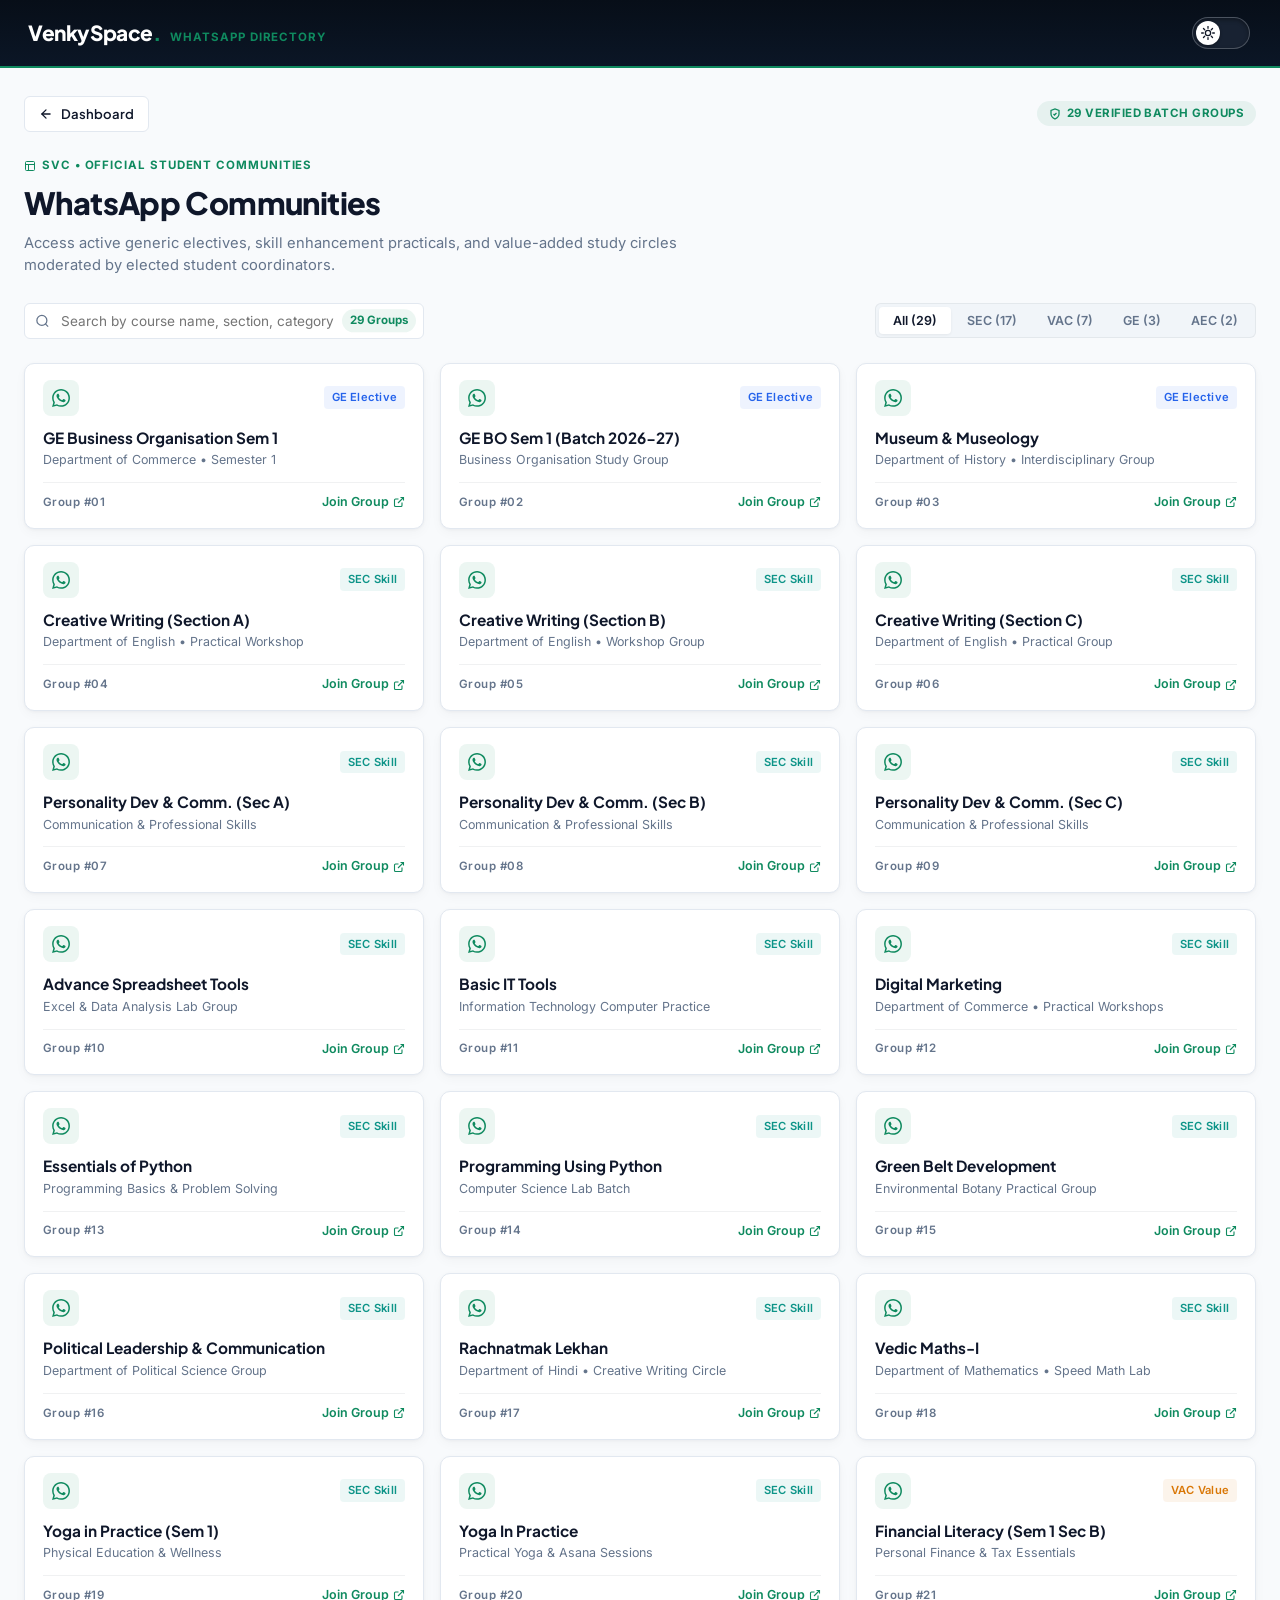
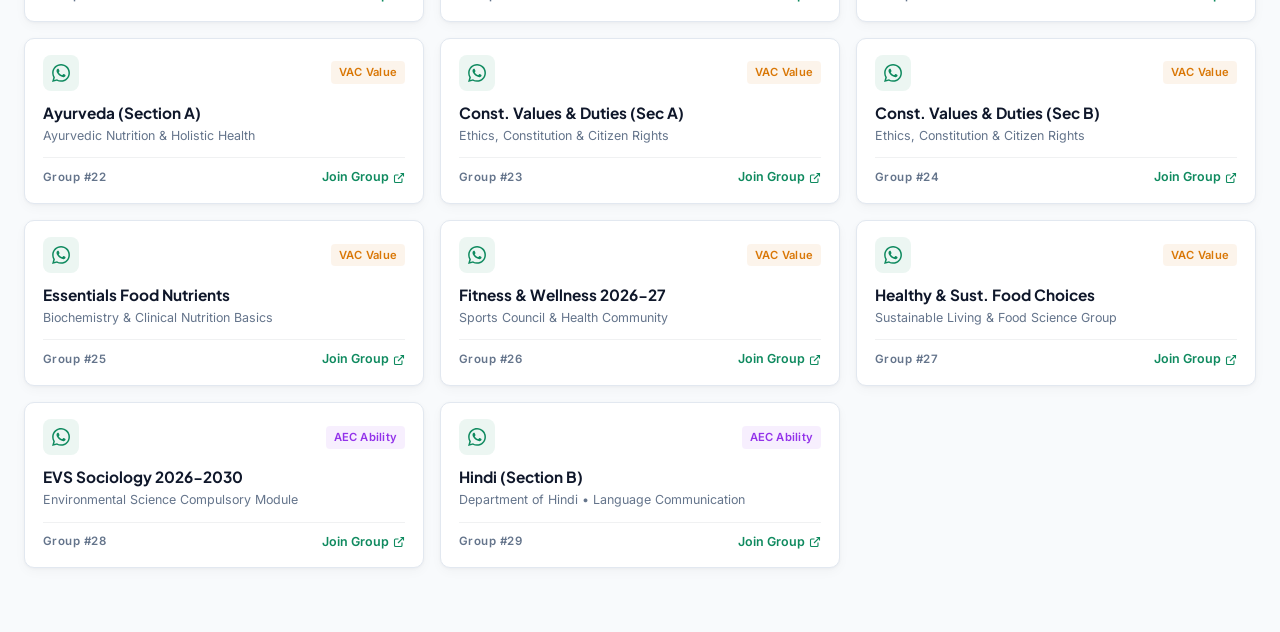
<file: officialwagroups.html>
<!DOCTYPE html>
<html lang="en">
<head>
    <meta charset="UTF-8">
    <meta name="viewport" content="width=device-width, initial-scale=1.0">
    <title>Official Groups Directory — VenkySpace</title>
    <meta name="description" content="Verified Official WhatsApp Communities and Academic Groups - SVC">
    <link rel="icon" type="image/x-icon" href="../assets/favicon.ico">

    <!-- Fonts: Plus Jakarta Sans & Inter -->
    <link rel="preconnect" href="https://fonts.googleapis.com">
    <link rel="preconnect" href="https://fonts.gstatic.com" crossorigin>
    <link href="https://fonts.googleapis.com/css2?family=Plus+Jakarta+Sans:wght@500;600;700;800&family=Inter:wght@400;500;600;700&display=swap" rel="stylesheet">

    <!-- Embedded Minimalist Design System -->
    <style>
        :root {
            --bg-page:        #F8FAFC;
            --bg-card:        #FFFFFF;
            --bg-card-subtle: #F1F5F9;
            --text-heading:   #0F172A;
            --text-body:      #334155;
            --text-muted:     #64748B;
            --border-color:   #E2E8F0;
            --border-subtle:  rgba(15, 23, 42, 0.06);

            /* WhatsApp Emerald Accent */
            --accent:         #0F8A5F;
            --accent-hover:   #0B6A48;
            --accent-subtle:  rgba(15, 138, 95, 0.08);
            --wa-green:       #25D366;

            --font-heading: 'Plus Jakarta Sans', sans-serif;
            --font-body:    'Inter', sans-serif;

            --radius-lg: 14px;
            --radius-md: 10px;
            --radius-sm: 6px;
            --shadow-card: 0 1px 3px rgba(15, 23, 42, 0.04), 0 4px 12px rgba(15, 23, 42, 0.03);
            --shadow-hover: 0 4px 16px rgba(15, 138, 95, 0.12);
        }

        [data-theme="dark"] {
            --bg-page:        #090D16;
            --bg-card:        #111726;
            --bg-card-subtle: #161F33;
            --text-heading:   #F8FAFC;
            --text-body:      #CBD5E1;
            --text-muted:     #8193AC;
            --border-color:   #1E293B;
            --border-subtle:  rgba(255, 255, 255, 0.06);

            --accent:         #34D399;
            --accent-hover:   #6EE7B7;
            --accent-subtle:  rgba(52, 211, 153, 0.12);

            --shadow-card:    0 4px 20px rgba(0, 0, 0, 0.45);
            --shadow-hover:   0 6px 24px rgba(52, 211, 153, 0.18);
        }

        /* Base Resets */
        *, *::before, *::after {
            box-sizing: border-box;
            margin: 0;
            padding: 0;
        }

        body {
            font-family: var(--font-body);
            background-color: var(--bg-page);
            color: var(--text-body);
            line-height: 1.5;
            min-height: 100vh;
            -webkit-font-smoothing: antialiased;
        }

        a {
            color: inherit;
            text-decoration: none;
        }

        /* Top Header Strip */
        .vault-topbar {
            width: 100%;
            height: 68px;
            background: linear-gradient(180deg, #070E18 0%, #0B1626 100%);
            border-bottom: 2px solid var(--accent);
            padding: 0 28px;
            display: flex;
            align-items: center;
            justify-content: space-between;
            position: sticky;
            top: 0;
            z-index: 100;
        }

        .topbar-brand {
            display: flex;
            align-items: baseline;
            gap: 10px;
        }

        .brand-name {
            font-family: var(--font-heading);
            font-size: 1.3rem;
            font-weight: 800;
            color: #FFFFFF;
            letter-spacing: -0.02em;
        }

        .brand-name span { color: var(--accent); }

        .brand-sub {
            font-size: 0.72rem;
            font-weight: 700;
            color: var(--accent);
            letter-spacing: 0.08em;
            text-transform: uppercase;
        }

        [data-theme="dark"] .brand-sub {
            color: #6EE7B7;
        }

        /* Minimalist Pill Theme Toggle */
        .theme-switch-btn {
            background: transparent;
            border: none;
            cursor: pointer;
            padding: 2px;
            display: inline-flex;
            align-items: center;
            outline: none;
            -webkit-tap-highlight-color: transparent;
        }

        .switch-track {
            width: 58px;
            height: 32px;
            background: #182232;
            border: 1px solid rgba(255, 255, 255, 0.22);
            border-radius: 9999px;
            padding: 3px;
            display: flex;
            align-items: center;
            position: relative;
            box-shadow: inset 0 2px 4px rgba(0, 0, 0, 0.35);
            transition: background 0.25s ease, border-color 0.25s ease;
        }

        .theme-switch-btn:hover .switch-track,
        .theme-switch-btn:focus-visible .switch-track {
            border-color: var(--accent);
        }

        .switch-thumb {
            width: 24px;
            height: 24px;
            background: #FFFFFF;
            border-radius: 50%;
            display: flex;
            align-items: center;
            justify-content: center;
            color: #111827;
            transform: translateX(0);
            box-shadow: 0 1px 3px rgba(0, 0, 0, 0.35);
            transition: transform 0.25s cubic-bezier(0.4, 0, 0.2, 1);
        }

        .switch-icon {
            width: 14px;
            height: 14px;
            display: block;
            stroke-width: 2.2;
        }

        .switch-icon.moon { display: none; }

        [data-theme="dark"] .switch-thumb {
            transform: translateX(26px);
            background: #FFFFFF;
            color: #0F172A;
        }

        [data-theme="dark"] .switch-icon.sun { display: none; }
        [data-theme="dark"] .switch-icon.moon { display: block; }

        /* Main Container */
        .page-container {
            max-width: 1280px;
            margin: 0 auto;
            padding: 28px 24px 64px;
        }

        /* Top Navigation Row */
        .nav-controls-row {
            display: flex;
            justify-content: space-between;
            align-items: center;
            margin-bottom: 22px;
            flex-wrap: wrap;
            gap: 12px;
        }

        .back-nav-btn {
            display: inline-flex;
            align-items: center;
            gap: 8px;
            padding: 7px 14px;
            background: var(--bg-card);
            border: 1px solid var(--border-color);
            border-radius: var(--radius-sm);
            font-family: var(--font-heading);
            font-size: 0.82rem;
            font-weight: 600;
            color: var(--text-heading);
            transition: all 0.2s ease;
            cursor: pointer;
        }

        .back-nav-btn:hover {
            border-color: var(--accent);
            color: var(--accent);
            transform: translateX(-2px);
        }

        .vault-status-pill {
            display: inline-flex;
            align-items: center;
            gap: 6px;
            font-size: 0.72rem;
            font-weight: 700;
            color: var(--accent);
            background: var(--accent-subtle);
            padding: 4px 12px;
            border-radius: 999px;
            letter-spacing: 0.04em;
            text-transform: uppercase;
        }

        /* Header Context */
        .vault-header {
            margin-bottom: 26px;
        }

        .college-tag {
            font-size: 0.72rem;
            font-weight: 700;
            letter-spacing: 0.08em;
            color: var(--accent);
            text-transform: uppercase;
            display: inline-flex;
            align-items: center;
            gap: 6px;
            margin-bottom: 6px;
        }

        .vault-header h1 {
            font-family: var(--font-heading);
            font-size: clamp(1.7rem, 2.4vw, 2.1rem);
            font-weight: 800;
            color: var(--text-heading);
            letter-spacing: -0.02em;
            margin-bottom: 6px;
        }

        .vault-header p {
            font-size: 0.92rem;
            color: var(--text-muted);
            max-width: 680px;
        }

        /* Search & Filter Toolbar */
        .filter-toolbar {
            display: flex;
            justify-content: space-between;
            align-items: center;
            gap: 16px;
            margin-bottom: 24px;
            flex-wrap: wrap;
        }

        .search-box-wrap {
            position: relative;
            flex: 1;
            max-width: 400px;
            min-width: 260px;
        }

        .search-box-wrap input {
            width: 100%;
            padding: 9px 85px 9px 36px;
            background: var(--bg-card);
            border: 1px solid var(--border-color);
            border-radius: var(--radius-sm);
            color: var(--text-heading);
            font-family: var(--font-body);
            font-size: 0.85rem;
            outline: none;
            transition: border-color 0.2s ease, box-shadow 0.2s ease;
        }

        .search-box-wrap input:focus {
            border-color: var(--accent);
            box-shadow: 0 0 0 3px var(--accent-subtle);
        }

        .search-icon-svg {
            position: absolute;
            left: 11px;
            top: 50%;
            transform: translateY(-50%);
            width: 15px;
            height: 15px;
            stroke: var(--text-muted);
            pointer-events: none;
        }

        .search-counter-badge {
            position: absolute;
            right: 8px;
            top: 50%;
            transform: translateY(-50%);
            font-size: 0.72rem;
            font-weight: 700;
            color: var(--accent);
            background: var(--accent-subtle);
            padding: 3px 8px;
            border-radius: 999px;
        }

        .category-filter-chips {
            display: flex;
            background: var(--bg-card-subtle);
            padding: 3px;
            border-radius: var(--radius-sm);
            gap: 2px;
            border: 1px solid var(--border-subtle);
        }

        .category-chip {
            background: transparent;
            border: none;
            padding: 6px 14px;
            font-family: var(--font-body);
            font-size: 0.78rem;
            font-weight: 600;
            color: var(--text-muted);
            border-radius: 4px;
            cursor: pointer;
            transition: all 0.15s ease;
        }

        .category-chip.active {
            background: var(--bg-card);
            color: var(--text-heading);
            box-shadow: 0 1px 3px rgba(0,0,0,0.06);
        }

        [data-theme="dark"] .category-chip.active {
            background: #1E293B;
            color: #FFFFFF;
        }

        /* Bento Grid */
        .groups-grid {
            display: grid;
            grid-template-columns: repeat(3, 1fr);
            gap: 16px;
        }

        /* Bento Card UI */
        .group-card {
            background: var(--bg-card);
            border: 1px solid var(--border-color);
            border-radius: var(--radius-md);
            padding: 16px 18px;
            display: flex;
            flex-direction: column;
            justify-content: space-between;
            box-shadow: var(--shadow-card);
            transition: transform 0.2s ease, box-shadow 0.2s ease, border-color 0.2s ease;
            text-decoration: none;
            color: inherit;
            cursor: pointer;
            outline: none;
            min-height: 165px;
        }

        .group-card:hover, .group-card:focus-visible {
            transform: translateY(-2px);
            border-color: var(--accent);
            box-shadow: var(--shadow-hover);
        }

        .card-top-row {
            display: flex;
            justify-content: space-between;
            align-items: center;
            margin-bottom: 12px;
        }

        .wa-icon-bubble {
            width: 36px;
            height: 36px;
            border-radius: 8px;
            background: var(--accent-subtle);
            color: var(--accent);
            display: flex;
            align-items: center;
            justify-content: center;
            transition: transform 0.2s ease, background-color 0.2s ease, color 0.2s ease;
            flex-shrink: 0;
        }

        .group-card:hover .wa-icon-bubble {
            transform: scale(1.05);
            background: #25D366;
            color: #FFFFFF;
        }

        .group-badge {
            font-size: 0.7rem;
            font-weight: 600;
            padding: 3px 8px;
            border-radius: 4px;
            letter-spacing: 0.02em;
        }

        /* Category Color Accents */
        .badge-ge  { background: rgba(37, 99, 235, 0.08); color: #2563EB; }
        .badge-sec { background: rgba(13, 148, 136, 0.08); color: #0D9488; }
        .badge-vac { background: rgba(217, 119, 6, 0.08); color: #D97706; }
        .badge-aec { background: rgba(147, 51, 234, 0.08); color: #9333EA; }

        [data-theme="dark"] .badge-ge  { background: rgba(37, 99, 235, 0.15); color: #93C5FD; }
        [data-theme="dark"] .badge-sec { background: rgba(13, 148, 136, 0.15); color: #5EEAD4; }
        [data-theme="dark"] .badge-vac { background: rgba(217, 119, 6, 0.15); color: #FCD34D; }
        [data-theme="dark"] .badge-aec { background: rgba(147, 51, 234, 0.15); color: #D8B4FE; }

        .card-content h3 {
            font-family: var(--font-heading);
            font-size: 0.96rem;
            font-weight: 700;
            color: var(--text-heading);
            margin-bottom: 3px;
            line-height: 1.35;
        }

        .card-content p {
            font-size: 0.78rem;
            color: var(--text-muted);
            margin-bottom: 12px;
        }

        .card-footer {
            display: flex;
            justify-content: space-between;
            align-items: center;
            padding-top: 10px;
            border-top: 1px solid var(--border-subtle);
        }

        .group-num {
            font-size: 0.72rem;
            font-weight: 600;
            color: var(--text-muted);
            letter-spacing: 0.04em;
        }

        .join-cta {
            display: inline-flex;
            align-items: center;
            gap: 4px;
            font-size: 0.78rem;
            font-weight: 600;
            color: var(--accent);
            transition: transform 0.2s ease;
        }

        .group-card:hover .join-cta {
            transform: translateX(3px);
            color: var(--accent-hover);
        }

        /* Empty Search State */
        .no-results-msg {
            grid-column: 1 / -1;
            padding: 44px 20px;
            text-align: center;
            color: var(--text-muted);
            font-size: 0.9rem;
            background: var(--bg-card);
            border: 1px dashed var(--border-color);
            border-radius: var(--radius-md);
        }

        /* Responsive Breakpoints */
        @media (max-width: 1040px) {
            .groups-grid {
                grid-template-columns: repeat(2, 1fr);
            }
        }

        @media (max-width: 680px) {
            .page-container {
                padding: 20px 14px 44px;
            }

            .filter-toolbar {
                flex-direction: column;
                align-items: stretch;
            }

            .search-box-wrap {
                max-width: 100%;
            }

            .category-filter-chips {
                overflow-x: auto;
                white-space: nowrap;
            }

            .groups-grid {
                grid-template-columns: 1fr;
                gap: 12px;
            }
        }
    </style>
    <script type="text/javascript">
    (function(c,l,a,r,i,t,y){
        c[a]=c[a]||function(){(c[a].q=c[a].q||[]).push(arguments)};
        t=l.createElement(r);t.async=1;t.src="https://www.clarity.ms/tag/"+i;
        y=l.getElementsByTagName(r)[0];y.parentNode.insertBefore(t,y);
    })(window, document, "clarity", "script", "zaesi27ysh");
</script>
</head>
<body>

    <!-- Minimalist Top Navigation -->
    <header class="vault-topbar">
        <a href="../index.html" class="topbar-brand">
            <span class="brand-name">VenkySpace<span>.</span></span>
            <span class="brand-sub">WhatsApp Directory</span>
        </a>

        <div class="topbar-right">
            <!-- Minimalist Pill Theme Toggle -->
            <button class="theme-switch-btn" id="theme-toggle" role="switch" aria-checked="false" aria-label="Toggle Theme" title="Toggle Light / Dark Mode">
                <span class="switch-track">
                    <span class="switch-thumb">
                        <!-- Sun Icon -->
                        <svg class="switch-icon sun" viewBox="0 0 24 24" fill="none" stroke="currentColor" stroke-linecap="round" stroke-linejoin="round">
                            <circle cx="12" cy="12" r="4.5"></circle>
                            <line x1="12" y1="1" x2="12" y2="4"></line>
                            <line x1="12" y1="20" x2="12" y2="23"></line>
                            <line x1="4.22" y1="4.22" x2="6.34" y2="6.34"></line>
                            <line x1="17.66" y1="17.66" x2="19.78" y2="19.78"></line>
                            <line x1="1" y1="12" x2="4" y2="12"></line>
                            <line x1="20" y1="12" x2="23" y2="12"></line>
                            <line x1="4.22" y1="19.78" x2="6.34" y2="17.66"></line>
                            <line x1="17.66" y1="6.34" x2="19.78" y2="4.22"></line>
                        </svg>
                        <!-- Moon Icon -->
                        <svg class="switch-icon moon" viewBox="0 0 24 24" fill="none" stroke="currentColor" stroke-linecap="round" stroke-linejoin="round">
                            <path d="M21 12.79A9 9 0 1 1 11.21 3 7 7 0 0 0 21 12.79z"></path>
                        </svg>
                    </span>
                </span>
            </button>
        </div>
    </header>

    <div class="page-container">

        <!-- Top Navigation Row -->
        <div class="nav-controls-row">
            <a href="../index.html" class="back-nav-btn">
                <svg width="14" height="14" viewBox="0 0 24 24" fill="none" stroke="currentColor" stroke-width="2.2" stroke-linecap="round" stroke-linejoin="round"><line x1="19" y1="12" x2="5" y2="12"></line><polyline points="12 19 5 12 12 5"></polyline></svg>
                <span>Dashboard</span>
            </a>
            <span class="vault-status-pill">
                <svg width="12" height="12" viewBox="0 0 24 24" fill="none" stroke="currentColor" stroke-width="2.5"><path d="M12 22s8-4 8-10V5l-8-3-8 3v7c0 6 8 10 8 10z"></path><polyline points="9 12 11 14 15 10"></polyline></svg>
                29 Verified Batch Groups
            </span>
        </div>

        <!-- Header Context -->
        <header class="vault-header">
            <span class="college-tag">
                <svg width="12" height="12" viewBox="0 0 24 24" fill="none" stroke="currentColor" stroke-width="2"><rect x="3" y="3" width="18" height="18" rx="2"></rect><line x1="3" y1="9" x2="21" y2="9"></line><line x1="9" y1="21" x2="9" y2="9"></line></svg>
                SVC • Official Student Communities
            </span>
            <h1>WhatsApp Communities</h1>
            <p>Access active generic electives, skill enhancement practicals, and value-added study circles moderated by elected student coordinators.</p>
        </header>

        <!-- Search & Filter Controls -->
        <div class="filter-toolbar">
            <div class="search-box-wrap">
                <svg class="search-icon-svg" viewBox="0 0 24 24" fill="none" stroke="currentColor" stroke-width="2"><circle cx="11" cy="11" r="8"></circle><line x1="21" y1="21" x2="16.65" y2="16.65"></line></svg>
                <input type="text" id="group-search" placeholder="Search by course name, section, category (e.g. Python, EVS)..." autocomplete="off">
                <span class="search-counter-badge" id="group-counter">29 Groups</span>
            </div>

            <!-- Category Filter Chips -->
            <div class="category-filter-chips">
                <button class="category-chip active" data-category="all">All (29)</button>
                <button class="category-chip" data-category="SEC">SEC (17)</button>
                <button class="category-chip" data-category="VAC">VAC (7)</button>
                <button class="category-chip" data-category="GE">GE (3)</button>
                <button class="category-chip" data-category="AEC">AEC (2)</button>
            </div>
        </div>

        <!-- ========================================================
             29 VERIFIED WHATSAPP GROUPS (RENUMBERED & ORGANIZED)
             ======================================================== -->
        <div class="groups-grid" id="groups-grid">

            <!-- ----------------------------------------------------
                 1. GE — GENERIC ELECTIVES
                 ---------------------------------------------------- -->
            <a href="https://chat.whatsapp.com/FZdKNSpn3jSCRRX9TrFxID?mode=gi_t" target="_blank" rel="noopener noreferrer" class="group-card" data-category="GE">
                <div>
                    <div class="card-top-row">
                        <div class="wa-icon-bubble">
                            <svg width="18" height="18" viewBox="0 0 24 24" fill="currentColor"><path d="M.057 24l1.687-6.163c-1.041-1.804-1.588-3.849-1.587-5.946.003-6.556 5.338-11.891 11.893-11.891 3.181.001 6.167 1.24 8.413 3.488 2.245 2.248 3.481 5.236 3.48 8.414-.003 6.557-5.338 11.892-11.893 11.892-1.99-.001-3.951-.5-5.688-1.448l-6.305 1.654zm6.597-3.807c1.676.995 3.276 1.591 5.392 1.592 5.448 0 9.886-4.434 9.889-9.885.002-5.462-4.415-9.89-9.881-9.892-5.452 0-9.887 4.434-9.889 9.884-.001 2.225.651 3.891 1.746 5.634l-.999 3.648 3.742-.981zm11.387-5.464c-.074-.124-.272-.198-.57-.347-.297-.149-1.758-.868-2.031-.967-.272-.099-.47-.149-.669.149-.198.297-.768.967-.941 1.165-.173.198-.347.223-.644.074-.297-.149-1.255-.462-2.39-1.475-.883-.788-1.48-1.761-1.653-2.059-.173-.297-.018-.458.13-.606.134-.133.297-.347.446-.521.151-.172.2-.296.3-.495.099-.198.05-.372-.025-.521-.075-.148-.669-1.611-.916-2.206-.242-.579-.487-.501-.669-.51l-.57-.01c-.198 0-.52.074-.792.372s-1.04 1.016-1.04 2.479 1.065 2.876 1.213 3.074c.149.198 2.095 3.2 5.076 4.487.709.306 1.263.489 1.694.626.712.226 1.36.194 1.872.118.571-.085 1.758-.719 2.006-1.413.248-.695.248-1.29.173-1.414z"/></svg>
                        </div>
                        <span class="group-badge badge-ge">GE Elective</span>
                    </div>
                    <div class="card-content">
                        <h3>GE Business Organisation Sem 1</h3>
                        <p>Department of Commerce • Semester 1</p>
                    </div>
                </div>
                <div class="card-footer">
                    <span class="group-num">Group #01</span>
                    <span class="join-cta">
                        <span>Join Group</span>
                        <svg width="12" height="12" viewBox="0 0 24 24" fill="none" stroke="currentColor" stroke-width="2.2"><path d="M18 13v6a2 2 0 0 1-2 2H5a2 2 0 0 1-2-2V8a2 2 0 0 1 2-2h6"></path><polyline points="15 3 21 3 21 9"></polyline><line x1="10" y1="14" x2="21" y2="3"></line></svg>
                    </span>
                </div>
            </a>

            <a href="https://chat.whatsapp.com/K9ftIuEjStNJ6z7RbuFucj?mode=gi_t" target="_blank" rel="noopener noreferrer" class="group-card" data-category="GE">
                <div>
                    <div class="card-top-row">
                        <div class="wa-icon-bubble">
                            <svg width="18" height="18" viewBox="0 0 24 24" fill="currentColor"><path d="M.057 24l1.687-6.163c-1.041-1.804-1.588-3.849-1.587-5.946.003-6.556 5.338-11.891 11.893-11.891 3.181.001 6.167 1.24 8.413 3.488 2.245 2.248 3.481 5.236 3.48 8.414-.003 6.557-5.338 11.892-11.893 11.892-1.99-.001-3.951-.5-5.688-1.448l-6.305 1.654zm6.597-3.807c1.676.995 3.276 1.591 5.392 1.592 5.448 0 9.886-4.434 9.889-9.885.002-5.462-4.415-9.89-9.881-9.892-5.452 0-9.887 4.434-9.889 9.884-.001 2.225.651 3.891 1.746 5.634l-.999 3.648 3.742-.981zm11.387-5.464c-.074-.124-.272-.198-.57-.347-.297-.149-1.758-.868-2.031-.967-.272-.099-.47-.149-.669.149-.198.297-.768.967-.941 1.165-.173.198-.347.223-.644.074-.297-.149-1.255-.462-2.39-1.475-.883-.788-1.48-1.761-1.653-2.059-.173-.297-.018-.458.13-.606.134-.133.297-.347.446-.521.151-.172.2-.296.3-.495.099-.198.05-.372-.025-.521-.075-.148-.669-1.611-.916-2.206-.242-.579-.487-.501-.669-.51l-.57-.01c-.198 0-.52.074-.792.372s-1.04 1.016-1.04 2.479 1.065 2.876 1.213 3.074c.149.198 2.095 3.2 5.076 4.487.709.306 1.263.489 1.694.626.712.226 1.36.194 1.872.118.571-.085 1.758-.719 2.006-1.413.248-.695.248-1.29.173-1.414z"/></svg>
                        </div>
                        <span class="group-badge badge-ge">GE Elective</span>
                    </div>
                    <div class="card-content">
                        <h3>GE BO Sem 1 (Batch 2026-27)</h3>
                        <p>Business Organisation Study Group</p>
                    </div>
                </div>
                <div class="card-footer">
                    <span class="group-num">Group #02</span>
                    <span class="join-cta">
                        <span>Join Group</span>
                        <svg width="12" height="12" viewBox="0 0 24 24" fill="none" stroke="currentColor" stroke-width="2.2"><path d="M18 13v6a2 2 0 0 1-2 2H5a2 2 0 0 1-2-2V8a2 2 0 0 1 2-2h6"></path><polyline points="15 3 21 3 21 9"></polyline><line x1="10" y1="14" x2="21" y2="3"></line></svg>
                    </span>
                </div>
            </a>

            <a href="https://chat.whatsapp.com/LB70hygTrqWAN5RLLwIGwo?s=sw&p=a&mlu=4" target="_blank" rel="noopener noreferrer" class="group-card" data-category="GE">
                <div>
                    <div class="card-top-row">
                        <div class="wa-icon-bubble">
                            <svg width="18" height="18" viewBox="0 0 24 24" fill="currentColor"><path d="M.057 24l1.687-6.163c-1.041-1.804-1.588-3.849-1.587-5.946.003-6.556 5.338-11.891 11.893-11.891 3.181.001 6.167 1.24 8.413 3.488 2.245 2.248 3.481 5.236 3.48 8.414-.003 6.557-5.338 11.892-11.893 11.892-1.99-.001-3.951-.5-5.688-1.448l-6.305 1.654zm6.597-3.807c1.676.995 3.276 1.591 5.392 1.592 5.448 0 9.886-4.434 9.889-9.885.002-5.462-4.415-9.89-9.881-9.892-5.452 0-9.887 4.434-9.889 9.884-.001 2.225.651 3.891 1.746 5.634l-.999 3.648 3.742-.981zm11.387-5.464c-.074-.124-.272-.198-.57-.347-.297-.149-1.758-.868-2.031-.967-.272-.099-.47-.149-.669.149-.198.297-.768.967-.941 1.165-.173.198-.347.223-.644.074-.297-.149-1.255-.462-2.39-1.475-.883-.788-1.48-1.761-1.653-2.059-.173-.297-.018-.458.13-.606.134-.133.297-.347.446-.521.151-.172.2-.296.3-.495.099-.198.05-.372-.025-.521-.075-.148-.669-1.611-.916-2.206-.242-.579-.487-.501-.669-.51l-.57-.01c-.198 0-.52.074-.792.372s-1.04 1.016-1.04 2.479 1.065 2.876 1.213 3.074c.149.198 2.095 3.2 5.076 4.487.709.306 1.263.489 1.694.626.712.226 1.36.194 1.872.118.571-.085 1.758-.719 2.006-1.413.248-.695.248-1.29.173-1.414z"/></svg>
                        </div>
                        <span class="group-badge badge-ge">GE Elective</span>
                    </div>
                    <div class="card-content">
                        <h3>Museum &amp; Museology</h3>
                        <p>Department of History • Interdisciplinary Group</p>
                    </div>
                </div>
                <div class="card-footer">
                    <span class="group-num">Group #03</span>
                    <span class="join-cta">
                        <span>Join Group</span>
                        <svg width="12" height="12" viewBox="0 0 24 24" fill="none" stroke="currentColor" stroke-width="2.2"><path d="M18 13v6a2 2 0 0 1-2 2H5a2 2 0 0 1-2-2V8a2 2 0 0 1 2-2h6"></path><polyline points="15 3 21 3 21 9"></polyline><line x1="10" y1="14" x2="21" y2="3"></line></svg>
                    </span>
                </div>
            </a>

            <!-- ----------------------------------------------------
                 2. SEC — SKILL ENHANCEMENT COURSES
                 ---------------------------------------------------- -->
            <a href="https://chat.whatsapp.com/EcuNh11mRxHD0cazHKaFM2?mode=gi_t" target="_blank" rel="noopener noreferrer" class="group-card" data-category="SEC">
                <div>
                    <div class="card-top-row">
                        <div class="wa-icon-bubble">
                            <svg width="18" height="18" viewBox="0 0 24 24" fill="currentColor"><path d="M.057 24l1.687-6.163c-1.041-1.804-1.588-3.849-1.587-5.946.003-6.556 5.338-11.891 11.893-11.891 3.181.001 6.167 1.24 8.413 3.488 2.245 2.248 3.481 5.236 3.48 8.414-.003 6.557-5.338 11.892-11.893 11.892-1.99-.001-3.951-.5-5.688-1.448l-6.305 1.654zm6.597-3.807c1.676.995 3.276 1.591 5.392 1.592 5.448 0 9.886-4.434 9.889-9.885.002-5.462-4.415-9.89-9.881-9.892-5.452 0-9.887 4.434-9.889 9.884-.001 2.225.651 3.891 1.746 5.634l-.999 3.648 3.742-.981zm11.387-5.464c-.074-.124-.272-.198-.57-.347-.297-.149-1.758-.868-2.031-.967-.272-.099-.47-.149-.669.149-.198.297-.768.967-.941 1.165-.173.198-.347.223-.644.074-.297-.149-1.255-.462-2.39-1.475-.883-.788-1.48-1.761-1.653-2.059-.173-.297-.018-.458.13-.606.134-.133.297-.347.446-.521.151-.172.2-.296.3-.495.099-.198.05-.372-.025-.521-.075-.148-.669-1.611-.916-2.206-.242-.579-.487-.501-.669-.51l-.57-.01c-.198 0-.52.074-.792.372s-1.04 1.016-1.04 2.479 1.065 2.876 1.213 3.074c.149.198 2.095 3.2 5.076 4.487.709.306 1.263.489 1.694.626.712.226 1.36.194 1.872.118.571-.085 1.758-.719 2.006-1.413.248-.695.248-1.29.173-1.414z"/></svg>
                        </div>
                        <span class="group-badge badge-sec">SEC Skill</span>
                    </div>
                    <div class="card-content">
                        <h3>Creative Writing (Section A)</h3>
                        <p>Department of English • Practical Workshop</p>
                    </div>
                </div>
                <div class="card-footer">
                    <span class="group-num">Group #04</span>
                    <span class="join-cta">
                        <span>Join Group</span>
                        <svg width="12" height="12" viewBox="0 0 24 24" fill="none" stroke="currentColor" stroke-width="2.2"><path d="M18 13v6a2 2 0 0 1-2 2H5a2 2 0 0 1-2-2V8a2 2 0 0 1 2-2h6"></path><polyline points="15 3 21 3 21 9"></polyline><line x1="10" y1="14" x2="21" y2="3"></line></svg>
                    </span>
                </div>
            </a>

            <a href="https://chat.whatsapp.com/BT8jNxtqospIg2pQmq2BsE?s=sw&p=a&mlu=0&ilr=0" target="_blank" rel="noopener noreferrer" class="group-card" data-category="SEC">
                <div>
                    <div class="card-top-row">
                        <div class="wa-icon-bubble">
                            <svg width="18" height="18" viewBox="0 0 24 24" fill="currentColor"><path d="M.057 24l1.687-6.163c-1.041-1.804-1.588-3.849-1.587-5.946.003-6.556 5.338-11.891 11.893-11.891 3.181.001 6.167 1.24 8.413 3.488 2.245 2.248 3.481 5.236 3.48 8.414-.003 6.557-5.338 11.892-11.893 11.892-1.99-.001-3.951-.5-5.688-1.448l-6.305 1.654zm6.597-3.807c1.676.995 3.276 1.591 5.392 1.592 5.448 0 9.886-4.434 9.889-9.885.002-5.462-4.415-9.89-9.881-9.892-5.452 0-9.887 4.434-9.889 9.884-.001 2.225.651 3.891 1.746 5.634l-.999 3.648 3.742-.981zm11.387-5.464c-.074-.124-.272-.198-.57-.347-.297-.149-1.758-.868-2.031-.967-.272-.099-.47-.149-.669.149-.198.297-.768.967-.941 1.165-.173.198-.347.223-.644.074-.297-.149-1.255-.462-2.39-1.475-.883-.788-1.48-1.761-1.653-2.059-.173-.297-.018-.458.13-.606.134-.133.297-.347.446-.521.151-.172.2-.296.3-.495.099-.198.05-.372-.025-.521-.075-.148-.669-1.611-.916-2.206-.242-.579-.487-.501-.669-.51l-.57-.01c-.198 0-.52.074-.792.372s-1.04 1.016-1.04 2.479 1.065 2.876 1.213 3.074c.149.198 2.095 3.2 5.076 4.487.709.306 1.263.489 1.694.626.712.226 1.36.194 1.872.118.571-.085 1.758-.719 2.006-1.413.248-.695.248-1.29.173-1.414z"/></svg>
                        </div>
                        <span class="group-badge badge-sec">SEC Skill</span>
                    </div>
                    <div class="card-content">
                        <h3>Creative Writing (Section B)</h3>
                        <p>Department of English • Workshop Group</p>
                    </div>
                </div>
                <div class="card-footer">
                    <span class="group-num">Group #05</span>
                    <span class="join-cta">
                        <span>Join Group</span>
                        <svg width="12" height="12" viewBox="0 0 24 24" fill="none" stroke="currentColor" stroke-width="2.2"><path d="M18 13v6a2 2 0 0 1-2 2H5a2 2 0 0 1-2-2V8a2 2 0 0 1 2-2h6"></path><polyline points="15 3 21 3 21 9"></polyline><line x1="10" y1="14" x2="21" y2="3"></line></svg>
                    </span>
                </div>
            </a>

            <a href="https://chat.whatsapp.com/IFCx8IR3D2K9IR58XC9w8f" target="_blank" rel="noopener noreferrer" class="group-card" data-category="SEC">
                <div>
                    <div class="card-top-row">
                        <div class="wa-icon-bubble">
                            <svg width="18" height="18" viewBox="0 0 24 24" fill="currentColor"><path d="M.057 24l1.687-6.163c-1.041-1.804-1.588-3.849-1.587-5.946.003-6.556 5.338-11.891 11.893-11.891 3.181.001 6.167 1.24 8.413 3.488 2.245 2.248 3.481 5.236 3.48 8.414-.003 6.557-5.338 11.892-11.893 11.892-1.99-.001-3.951-.5-5.688-1.448l-6.305 1.654zm6.597-3.807c1.676.995 3.276 1.591 5.392 1.592 5.448 0 9.886-4.434 9.889-9.885.002-5.462-4.415-9.89-9.881-9.892-5.452 0-9.887 4.434-9.889 9.884-.001 2.225.651 3.891 1.746 5.634l-.999 3.648 3.742-.981zm11.387-5.464c-.074-.124-.272-.198-.57-.347-.297-.149-1.758-.868-2.031-.967-.272-.099-.47-.149-.669.149-.198.297-.768.967-.941 1.165-.173.198-.347.223-.644.074-.297-.149-1.255-.462-2.39-1.475-.883-.788-1.48-1.761-1.653-2.059-.173-.297-.018-.458.13-.606.134-.133.297-.347.446-.521.151-.172.2-.296.3-.495.099-.198.05-.372-.025-.521-.075-.148-.669-1.611-.916-2.206-.242-.579-.487-.501-.669-.51l-.57-.01c-.198 0-.52.074-.792.372s-1.04 1.016-1.04 2.479 1.065 2.876 1.213 3.074c.149.198 2.095 3.2 5.076 4.487.709.306 1.263.489 1.694.626.712.226 1.36.194 1.872.118.571-.085 1.758-.719 2.006-1.413.248-.695.248-1.29.173-1.414z"/></svg>
                        </div>
                        <span class="group-badge badge-sec">SEC Skill</span>
                    </div>
                    <div class="card-content">
                        <h3>Creative Writing (Section C)</h3>
                        <p>Department of English • Practical Group</p>
                    </div>
                </div>
                <div class="card-footer">
                    <span class="group-num">Group #06</span>
                    <span class="join-cta">
                        <span>Join Group</span>
                        <svg width="12" height="12" viewBox="0 0 24 24" fill="none" stroke="currentColor" stroke-width="2.2"><path d="M18 13v6a2 2 0 0 1-2 2H5a2 2 0 0 1-2-2V8a2 2 0 0 1 2-2h6"></path><polyline points="15 3 21 3 21 9"></polyline><line x1="10" y1="14" x2="21" y2="3"></line></svg>
                    </span>
                </div>
            </a>

            <a href="https://chat.whatsapp.com/LH1vD4j7yOc0coAnJrQoN2?s=sh&p=a&ilr=4" target="_blank" rel="noopener noreferrer" class="group-card" data-category="SEC">
                <div>
                    <div class="card-top-row">
                        <div class="wa-icon-bubble">
                            <svg width="18" height="18" viewBox="0 0 24 24" fill="currentColor"><path d="M.057 24l1.687-6.163c-1.041-1.804-1.588-3.849-1.587-5.946.003-6.556 5.338-11.891 11.893-11.891 3.181.001 6.167 1.24 8.413 3.488 2.245 2.248 3.481 5.236 3.48 8.414-.003 6.557-5.338 11.892-11.893 11.892-1.99-.001-3.951-.5-5.688-1.448l-6.305 1.654zm6.597-3.807c1.676.995 3.276 1.591 5.392 1.592 5.448 0 9.886-4.434 9.889-9.885.002-5.462-4.415-9.89-9.881-9.892-5.452 0-9.887 4.434-9.889 9.884-.001 2.225.651 3.891 1.746 5.634l-.999 3.648 3.742-.981zm11.387-5.464c-.074-.124-.272-.198-.57-.347-.297-.149-1.758-.868-2.031-.967-.272-.099-.47-.149-.669.149-.198.297-.768.967-.941 1.165-.173.198-.347.223-.644.074-.297-.149-1.255-.462-2.39-1.475-.883-.788-1.48-1.761-1.653-2.059-.173-.297-.018-.458.13-.606.134-.133.297-.347.446-.521.151-.172.2-.296.3-.495.099-.198.05-.372-.025-.521-.075-.148-.669-1.611-.916-2.206-.242-.579-.487-.501-.669-.51l-.57-.01c-.198 0-.52.074-.792.372s-1.04 1.016-1.04 2.479 1.065 2.876 1.213 3.074c.149.198 2.095 3.2 5.076 4.487.709.306 1.263.489 1.694.626.712.226 1.36.194 1.872.118.571-.085 1.758-.719 2.006-1.413.248-.695.248-1.29.173-1.414z"/></svg>
                        </div>
                        <span class="group-badge badge-sec">SEC Skill</span>
                    </div>
                    <div class="card-content">
                        <h3>Personality Dev &amp; Comm. (Sec A)</h3>
                        <p>Communication &amp; Professional Skills</p>
                    </div>
                </div>
                <div class="card-footer">
                    <span class="group-num">Group #07</span>
                    <span class="join-cta">
                        <span>Join Group</span>
                        <svg width="12" height="12" viewBox="0 0 24 24" fill="none" stroke="currentColor" stroke-width="2.2"><path d="M18 13v6a2 2 0 0 1-2 2H5a2 2 0 0 1-2-2V8a2 2 0 0 1 2-2h6"></path><polyline points="15 3 21 3 21 9"></polyline><line x1="10" y1="14" x2="21" y2="3"></line></svg>
                    </span>
                </div>
            </a>

            <a href="https://chat.whatsapp.com/JQ5ywX7aXJf4iF7i8dr9iT?s=cl&p=a&mlu=4&ilr=4" target="_blank" rel="noopener noreferrer" class="group-card" data-category="SEC">
                <div>
                    <div class="card-top-row">
                        <div class="wa-icon-bubble">
                            <svg width="18" height="18" viewBox="0 0 24 24" fill="currentColor"><path d="M.057 24l1.687-6.163c-1.041-1.804-1.588-3.849-1.587-5.946.003-6.556 5.338-11.891 11.893-11.891 3.181.001 6.167 1.24 8.413 3.488 2.245 2.248 3.481 5.236 3.48 8.414-.003 6.557-5.338 11.892-11.893 11.892-1.99-.001-3.951-.5-5.688-1.448l-6.305 1.654zm6.597-3.807c1.676.995 3.276 1.591 5.392 1.592 5.448 0 9.886-4.434 9.889-9.885.002-5.462-4.415-9.89-9.881-9.892-5.452 0-9.887 4.434-9.889 9.884-.001 2.225.651 3.891 1.746 5.634l-.999 3.648 3.742-.981zm11.387-5.464c-.074-.124-.272-.198-.57-.347-.297-.149-1.758-.868-2.031-.967-.272-.099-.47-.149-.669.149-.198.297-.768.967-.941 1.165-.173.198-.347.223-.644.074-.297-.149-1.255-.462-2.39-1.475-.883-.788-1.48-1.761-1.653-2.059-.173-.297-.018-.458.13-.606.134-.133.297-.347.446-.521.151-.172.2-.296.3-.495.099-.198.05-.372-.025-.521-.075-.148-.669-1.611-.916-2.206-.242-.579-.487-.501-.669-.51l-.57-.01c-.198 0-.52.074-.792.372s-1.04 1.016-1.04 2.479 1.065 2.876 1.213 3.074c.149.198 2.095 3.2 5.076 4.487.709.306 1.263.489 1.694.626.712.226 1.36.194 1.872.118.571-.085 1.758-.719 2.006-1.413.248-.695.248-1.29.173-1.414z"/></svg>
                        </div>
                        <span class="group-badge badge-sec">SEC Skill</span>
                    </div>
                    <div class="card-content">
                        <h3>Personality Dev &amp; Comm. (Sec B)</h3>
                        <p>Communication &amp; Professional Skills</p>
                    </div>
                </div>
                <div class="card-footer">
                    <span class="group-num">Group #08</span>
                    <span class="join-cta">
                        <span>Join Group</span>
                        <svg width="12" height="12" viewBox="0 0 24 24" fill="none" stroke="currentColor" stroke-width="2.2"><path d="M18 13v6a2 2 0 0 1-2 2H5a2 2 0 0 1-2-2V8a2 2 0 0 1 2-2h6"></path><polyline points="15 3 21 3 21 9"></polyline><line x1="10" y1="14" x2="21" y2="3"></line></svg>
                    </span>
                </div>
            </a>

            <a href="https://chat.whatsapp.com/LT2658RC01P1UeDNhhtxX8?s=sw&p=a&mlu=0&ilr=4" target="_blank" rel="noopener noreferrer" class="group-card" data-category="SEC">
                <div>
                    <div class="card-top-row">
                        <div class="wa-icon-bubble">
                            <svg width="18" height="18" viewBox="0 0 24 24" fill="currentColor"><path d="M.057 24l1.687-6.163c-1.041-1.804-1.588-3.849-1.587-5.946.003-6.556 5.338-11.891 11.893-11.891 3.181.001 6.167 1.24 8.413 3.488 2.245 2.248 3.481 5.236 3.48 8.414-.003 6.557-5.338 11.892-11.893 11.892-1.99-.001-3.951-.5-5.688-1.448l-6.305 1.654zm6.597-3.807c1.676.995 3.276 1.591 5.392 1.592 5.448 0 9.886-4.434 9.889-9.885.002-5.462-4.415-9.89-9.881-9.892-5.452 0-9.887 4.434-9.889 9.884-.001 2.225.651 3.891 1.746 5.634l-.999 3.648 3.742-.981zm11.387-5.464c-.074-.124-.272-.198-.57-.347-.297-.149-1.758-.868-2.031-.967-.272-.099-.47-.149-.669.149-.198.297-.768.967-.941 1.165-.173.198-.347.223-.644.074-.297-.149-1.255-.462-2.39-1.475-.883-.788-1.48-1.761-1.653-2.059-.173-.297-.018-.458.13-.606.134-.133.297-.347.446-.521.151-.172.2-.296.3-.495.099-.198.05-.372-.025-.521-.075-.148-.669-1.611-.916-2.206-.242-.579-.487-.501-.669-.51l-.57-.01c-.198 0-.52.074-.792.372s-1.04 1.016-1.04 2.479 1.065 2.876 1.213 3.074c.149.198 2.095 3.2 5.076 4.487.709.306 1.263.489 1.694.626.712.226 1.36.194 1.872.118.571-.085 1.758-.719 2.006-1.413.248-.695.248-1.29.173-1.414z"/></svg>
                        </div>
                        <span class="group-badge badge-sec">SEC Skill</span>
                    </div>
                    <div class="card-content">
                        <h3>Personality Dev &amp; Comm. (Sec C)</h3>
                        <p>Communication &amp; Professional Skills</p>
                    </div>
                </div>
                <div class="card-footer">
                    <span class="group-num">Group #09</span>
                    <span class="join-cta">
                        <span>Join Group</span>
                        <svg width="12" height="12" viewBox="0 0 24 24" fill="none" stroke="currentColor" stroke-width="2.2"><path d="M18 13v6a2 2 0 0 1-2 2H5a2 2 0 0 1-2-2V8a2 2 0 0 1 2-2h6"></path><polyline points="15 3 21 3 21 9"></polyline><line x1="10" y1="14" x2="21" y2="3"></line></svg>
                    </span>
                </div>
            </a>

            <a href="https://chat.whatsapp.com/BptXrgeJKVw2UNPXrL0ajI?s=sh&p=a&mlu=4&ilr=4" target="_blank" rel="noopener noreferrer" class="group-card" data-category="SEC">
                <div>
                    <div class="card-top-row">
                        <div class="wa-icon-bubble">
                            <svg width="18" height="18" viewBox="0 0 24 24" fill="currentColor"><path d="M.057 24l1.687-6.163c-1.041-1.804-1.588-3.849-1.587-5.946.003-6.556 5.338-11.891 11.893-11.891 3.181.001 6.167 1.24 8.413 3.488 2.245 2.248 3.481 5.236 3.48 8.414-.003 6.557-5.338 11.892-11.893 11.892-1.99-.001-3.951-.5-5.688-1.448l-6.305 1.654zm6.597-3.807c1.676.995 3.276 1.591 5.392 1.592 5.448 0 9.886-4.434 9.889-9.885.002-5.462-4.415-9.89-9.881-9.892-5.452 0-9.887 4.434-9.889 9.884-.001 2.225.651 3.891 1.746 5.634l-.999 3.648 3.742-.981zm11.387-5.464c-.074-.124-.272-.198-.57-.347-.297-.149-1.758-.868-2.031-.967-.272-.099-.47-.149-.669.149-.198.297-.768.967-.941 1.165-.173.198-.347.223-.644.074-.297-.149-1.255-.462-2.39-1.475-.883-.788-1.48-1.761-1.653-2.059-.173-.297-.018-.458.13-.606.134-.133.297-.347.446-.521.151-.172.2-.296.3-.495.099-.198.05-.372-.025-.521-.075-.148-.669-1.611-.916-2.206-.242-.579-.487-.501-.669-.51l-.57-.01c-.198 0-.52.074-.792.372s-1.04 1.016-1.04 2.479 1.065 2.876 1.213 3.074c.149.198 2.095 3.2 5.076 4.487.709.306 1.263.489 1.694.626.712.226 1.36.194 1.872.118.571-.085 1.758-.719 2.006-1.413.248-.695.248-1.29.173-1.414z"/></svg>
                        </div>
                        <span class="group-badge badge-sec">SEC Skill</span>
                    </div>
                    <div class="card-content">
                        <h3>Advance Spreadsheet Tools</h3>
                        <p>Excel &amp; Data Analysis Lab Group</p>
                    </div>
                </div>
                <div class="card-footer">
                    <span class="group-num">Group #10</span>
                    <span class="join-cta">
                        <span>Join Group</span>
                        <svg width="12" height="12" viewBox="0 0 24 24" fill="none" stroke="currentColor" stroke-width="2.2"><path d="M18 13v6a2 2 0 0 1-2 2H5a2 2 0 0 1-2-2V8a2 2 0 0 1 2-2h6"></path><polyline points="15 3 21 3 21 9"></polyline><line x1="10" y1="14" x2="21" y2="3"></line></svg>
                    </span>
                </div>
            </a>

            <a href="https://chat.whatsapp.com/FxuIl23IfDUJkXnK8TPfKe?s=sw&p=a&ilr=0" target="_blank" rel="noopener noreferrer" class="group-card" data-category="SEC">
                <div>
                    <div class="card-top-row">
                        <div class="wa-icon-bubble">
                            <svg width="18" height="18" viewBox="0 0 24 24" fill="currentColor"><path d="M.057 24l1.687-6.163c-1.041-1.804-1.588-3.849-1.587-5.946.003-6.556 5.338-11.891 11.893-11.891 3.181.001 6.167 1.24 8.413 3.488 2.245 2.248 3.481 5.236 3.48 8.414-.003 6.557-5.338 11.892-11.893 11.892-1.99-.001-3.951-.5-5.688-1.448l-6.305 1.654zm6.597-3.807c1.676.995 3.276 1.591 5.392 1.592 5.448 0 9.886-4.434 9.889-9.885.002-5.462-4.415-9.89-9.881-9.892-5.452 0-9.887 4.434-9.889 9.884-.001 2.225.651 3.891 1.746 5.634l-.999 3.648 3.742-.981zm11.387-5.464c-.074-.124-.272-.198-.57-.347-.297-.149-1.758-.868-2.031-.967-.272-.099-.47-.149-.669.149-.198.297-.768.967-.941 1.165-.173.198-.347.223-.644.074-.297-.149-1.255-.462-2.39-1.475-.883-.788-1.48-1.761-1.653-2.059-.173-.297-.018-.458.13-.606.134-.133.297-.347.446-.521.151-.172.2-.296.3-.495.099-.198.05-.372-.025-.521-.075-.148-.669-1.611-.916-2.206-.242-.579-.487-.501-.669-.51l-.57-.01c-.198 0-.52.074-.792.372s-1.04 1.016-1.04 2.479 1.065 2.876 1.213 3.074c.149.198 2.095 3.2 5.076 4.487.709.306 1.263.489 1.694.626.712.226 1.36.194 1.872.118.571-.085 1.758-.719 2.006-1.413.248-.695.248-1.29.173-1.414z"/></svg>
                        </div>
                        <span class="group-badge badge-sec">SEC Skill</span>
                    </div>
                    <div class="card-content">
                        <h3>Basic IT Tools</h3>
                        <p>Information Technology Computer Practice</p>
                    </div>
                </div>
                <div class="card-footer">
                    <span class="group-num">Group #11</span>
                    <span class="join-cta">
                        <span>Join Group</span>
                        <svg width="12" height="12" viewBox="0 0 24 24" fill="none" stroke="currentColor" stroke-width="2.2"><path d="M18 13v6a2 2 0 0 1-2 2H5a2 2 0 0 1-2-2V8a2 2 0 0 1 2-2h6"></path><polyline points="15 3 21 3 21 9"></polyline><line x1="10" y1="14" x2="21" y2="3"></line></svg>
                    </span>
                </div>
            </a>

            <a href="https://chat.whatsapp.com/KZ394wWJQtz4CKupKkwtqT?s=sw&p=a&mlu=4" target="_blank" rel="noopener noreferrer" class="group-card" data-category="SEC">
                <div>
                    <div class="card-top-row">
                        <div class="wa-icon-bubble">
                            <svg width="18" height="18" viewBox="0 0 24 24" fill="currentColor"><path d="M.057 24l1.687-6.163c-1.041-1.804-1.588-3.849-1.587-5.946.003-6.556 5.338-11.891 11.893-11.891 3.181.001 6.167 1.24 8.413 3.488 2.245 2.248 3.481 5.236 3.48 8.414-.003 6.557-5.338 11.892-11.893 11.892-1.99-.001-3.951-.5-5.688-1.448l-6.305 1.654zm6.597-3.807c1.676.995 3.276 1.591 5.392 1.592 5.448 0 9.886-4.434 9.889-9.885.002-5.462-4.415-9.89-9.881-9.892-5.452 0-9.887 4.434-9.889 9.884-.001 2.225.651 3.891 1.746 5.634l-.999 3.648 3.742-.981zm11.387-5.464c-.074-.124-.272-.198-.57-.347-.297-.149-1.758-.868-2.031-.967-.272-.099-.47-.149-.669.149-.198.297-.768.967-.941 1.165-.173.198-.347.223-.644.074-.297-.149-1.255-.462-2.39-1.475-.883-.788-1.48-1.761-1.653-2.059-.173-.297-.018-.458.13-.606.134-.133.297-.347.446-.521.151-.172.2-.296.3-.495.099-.198.05-.372-.025-.521-.075-.148-.669-1.611-.916-2.206-.242-.579-.487-.501-.669-.51l-.57-.01c-.198 0-.52.074-.792.372s-1.04 1.016-1.04 2.479 1.065 2.876 1.213 3.074c.149.198 2.095 3.2 5.076 4.487.709.306 1.263.489 1.694.626.712.226 1.36.194 1.872.118.571-.085 1.758-.719 2.006-1.413.248-.695.248-1.29.173-1.414z"/></svg>
                        </div>
                        <span class="group-badge badge-sec">SEC Skill</span>
                    </div>
                    <div class="card-content">
                        <h3>Digital Marketing</h3>
                        <p>Department of Commerce • Practical Workshops</p>
                    </div>
                </div>
                <div class="card-footer">
                    <span class="group-num">Group #12</span>
                    <span class="join-cta">
                        <span>Join Group</span>
                        <svg width="12" height="12" viewBox="0 0 24 24" fill="none" stroke="currentColor" stroke-width="2.2"><path d="M18 13v6a2 2 0 0 1-2 2H5a2 2 0 0 1-2-2V8a2 2 0 0 1 2-2h6"></path><polyline points="15 3 21 3 21 9"></polyline><line x1="10" y1="14" x2="21" y2="3"></line></svg>
                    </span>
                </div>
            </a>

            <a href="https://chat.whatsapp.com/GsLFIjadDBYEyOjdgsUWad" target="_blank" rel="noopener noreferrer" class="group-card" data-category="SEC">
                <div>
                    <div class="card-top-row">
                        <div class="wa-icon-bubble">
                            <svg width="18" height="18" viewBox="0 0 24 24" fill="currentColor"><path d="M.057 24l1.687-6.163c-1.041-1.804-1.588-3.849-1.587-5.946.003-6.556 5.338-11.891 11.893-11.891 3.181.001 6.167 1.24 8.413 3.488 2.245 2.248 3.481 5.236 3.48 8.414-.003 6.557-5.338 11.892-11.893 11.892-1.99-.001-3.951-.5-5.688-1.448l-6.305 1.654zm6.597-3.807c1.676.995 3.276 1.591 5.392 1.592 5.448 0 9.886-4.434 9.889-9.885.002-5.462-4.415-9.89-9.881-9.892-5.452 0-9.887 4.434-9.889 9.884-.001 2.225.651 3.891 1.746 5.634l-.999 3.648 3.742-.981zm11.387-5.464c-.074-.124-.272-.198-.57-.347-.297-.149-1.758-.868-2.031-.967-.272-.099-.47-.149-.669.149-.198.297-.768.967-.941 1.165-.173.198-.347.223-.644.074-.297-.149-1.255-.462-2.39-1.475-.883-.788-1.48-1.761-1.653-2.059-.173-.297-.018-.458.13-.606.134-.133.297-.347.446-.521.151-.172.2-.296.3-.495.099-.198.05-.372-.025-.521-.075-.148-.669-1.611-.916-2.206-.242-.579-.487-.501-.669-.51l-.57-.01c-.198 0-.52.074-.792.372s-1.04 1.016-1.04 2.479 1.065 2.876 1.213 3.074c.149.198 2.095 3.2 5.076 4.487.709.306 1.263.489 1.694.626.712.226 1.36.194 1.872.118.571-.085 1.758-.719 2.006-1.413.248-.695.248-1.29.173-1.414z"/></svg>
                        </div>
                        <span class="group-badge badge-sec">SEC Skill</span>
                    </div>
                    <div class="card-content">
                        <h3>Essentials of Python</h3>
                        <p>Programming Basics &amp; Problem Solving</p>
                    </div>
                </div>
                <div class="card-footer">
                    <span class="group-num">Group #13</span>
                    <span class="join-cta">
                        <span>Join Group</span>
                        <svg width="12" height="12" viewBox="0 0 24 24" fill="none" stroke="currentColor" stroke-width="2.2"><path d="M18 13v6a2 2 0 0 1-2 2H5a2 2 0 0 1-2-2V8a2 2 0 0 1 2-2h6"></path><polyline points="15 3 21 3 21 9"></polyline><line x1="10" y1="14" x2="21" y2="3"></line></svg>
                    </span>
                </div>
            </a>

            <a href="https://chat.whatsapp.com/DqRZ6RYDk4r8JeFJiIKNiY?s=sw&p=a&ilr=0" target="_blank" rel="noopener noreferrer" class="group-card" data-category="SEC">
                <div>
                    <div class="card-top-row">
                        <div class="wa-icon-bubble">
                            <svg width="18" height="18" viewBox="0 0 24 24" fill="currentColor"><path d="M.057 24l1.687-6.163c-1.041-1.804-1.588-3.849-1.587-5.946.003-6.556 5.338-11.891 11.893-11.891 3.181.001 6.167 1.24 8.413 3.488 2.245 2.248 3.481 5.236 3.48 8.414-.003 6.557-5.338 11.892-11.893 11.892-1.99-.001-3.951-.5-5.688-1.448l-6.305 1.654zm6.597-3.807c1.676.995 3.276 1.591 5.392 1.592 5.448 0 9.886-4.434 9.889-9.885.002-5.462-4.415-9.89-9.881-9.892-5.452 0-9.887 4.434-9.889 9.884-.001 2.225.651 3.891 1.746 5.634l-.999 3.648 3.742-.981zm11.387-5.464c-.074-.124-.272-.198-.57-.347-.297-.149-1.758-.868-2.031-.967-.272-.099-.47-.149-.669.149-.198.297-.768.967-.941 1.165-.173.198-.347.223-.644.074-.297-.149-1.255-.462-2.39-1.475-.883-.788-1.48-1.761-1.653-2.059-.173-.297-.018-.458.13-.606.134-.133.297-.347.446-.521.151-.172.2-.296.3-.495.099-.198.05-.372-.025-.521-.075-.148-.669-1.611-.916-2.206-.242-.579-.487-.501-.669-.51l-.57-.01c-.198 0-.52.074-.792.372s-1.04 1.016-1.04 2.479 1.065 2.876 1.213 3.074c.149.198 2.095 3.2 5.076 4.487.709.306 1.263.489 1.694.626.712.226 1.36.194 1.872.118.571-.085 1.758-.719 2.006-1.413.248-.695.248-1.29.173-1.414z"/></svg>
                        </div>
                        <span class="group-badge badge-sec">SEC Skill</span>
                    </div>
                    <div class="card-content">
                        <h3>Programming Using Python</h3>
                        <p>Computer Science Lab Batch</p>
                    </div>
                </div>
                <div class="card-footer">
                    <span class="group-num">Group #14</span>
                    <span class="join-cta">
                        <span>Join Group</span>
                        <svg width="12" height="12" viewBox="0 0 24 24" fill="none" stroke="currentColor" stroke-width="2.2"><path d="M18 13v6a2 2 0 0 1-2 2H5a2 2 0 0 1-2-2V8a2 2 0 0 1 2-2h6"></path><polyline points="15 3 21 3 21 9"></polyline><line x1="10" y1="14" x2="21" y2="3"></line></svg>
                    </span>
                </div>
            </a>

            <a href="https://chat.whatsapp.com/IZuzTQaqZcDC2LpKVCrzuu" target="_blank" rel="noopener noreferrer" class="group-card" data-category="SEC">
                <div>
                    <div class="card-top-row">
                        <div class="wa-icon-bubble">
                            <svg width="18" height="18" viewBox="0 0 24 24" fill="currentColor"><path d="M.057 24l1.687-6.163c-1.041-1.804-1.588-3.849-1.587-5.946.003-6.556 5.338-11.891 11.893-11.891 3.181.001 6.167 1.24 8.413 3.488 2.245 2.248 3.481 5.236 3.48 8.414-.003 6.557-5.338 11.892-11.893 11.892-1.99-.001-3.951-.5-5.688-1.448l-6.305 1.654zm6.597-3.807c1.676.995 3.276 1.591 5.392 1.592 5.448 0 9.886-4.434 9.889-9.885.002-5.462-4.415-9.89-9.881-9.892-5.452 0-9.887 4.434-9.889 9.884-.001 2.225.651 3.891 1.746 5.634l-.999 3.648 3.742-.981zm11.387-5.464c-.074-.124-.272-.198-.57-.347-.297-.149-1.758-.868-2.031-.967-.272-.099-.47-.149-.669.149-.198.297-.768.967-.941 1.165-.173.198-.347.223-.644.074-.297-.149-1.255-.462-2.39-1.475-.883-.788-1.48-1.761-1.653-2.059-.173-.297-.018-.458.13-.606.134-.133.297-.347.446-.521.151-.172.2-.296.3-.495.099-.198.05-.372-.025-.521-.075-.148-.669-1.611-.916-2.206-.242-.579-.487-.501-.669-.51l-.57-.01c-.198 0-.52.074-.792.372s-1.04 1.016-1.04 2.479 1.065 2.876 1.213 3.074c.149.198 2.095 3.2 5.076 4.487.709.306 1.263.489 1.694.626.712.226 1.36.194 1.872.118.571-.085 1.758-.719 2.006-1.413.248-.695.248-1.29.173-1.414z"/></svg>
                        </div>
                        <span class="group-badge badge-sec">SEC Skill</span>
                    </div>
                    <div class="card-content">
                        <h3>Green Belt Development</h3>
                        <p>Environmental Botany Practical Group</p>
                    </div>
                </div>
                <div class="card-footer">
                    <span class="group-num">Group #15</span>
                    <span class="join-cta">
                        <span>Join Group</span>
                        <svg width="12" height="12" viewBox="0 0 24 24" fill="none" stroke="currentColor" stroke-width="2.2"><path d="M18 13v6a2 2 0 0 1-2 2H5a2 2 0 0 1-2-2V8a2 2 0 0 1 2-2h6"></path><polyline points="15 3 21 3 21 9"></polyline><line x1="10" y1="14" x2="21" y2="3"></line></svg>
                    </span>
                </div>
            </a>

            <a href="https://chat.whatsapp.com/ICNogUJsHjz4WZoIA5dIbD?s=sh&p=a&ilr=1" target="_blank" rel="noopener noreferrer" class="group-card" data-category="SEC">
                <div>
                    <div class="card-top-row">
                        <div class="wa-icon-bubble">
                            <svg width="18" height="18" viewBox="0 0 24 24" fill="currentColor"><path d="M.057 24l1.687-6.163c-1.041-1.804-1.588-3.849-1.587-5.946.003-6.556 5.338-11.891 11.893-11.891 3.181.001 6.167 1.24 8.413 3.488 2.245 2.248 3.481 5.236 3.48 8.414-.003 6.557-5.338 11.892-11.893 11.892-1.99-.001-3.951-.5-5.688-1.448l-6.305 1.654zm6.597-3.807c1.676.995 3.276 1.591 5.392 1.592 5.448 0 9.886-4.434 9.889-9.885.002-5.462-4.415-9.89-9.881-9.892-5.452 0-9.887 4.434-9.889 9.884-.001 2.225.651 3.891 1.746 5.634l-.999 3.648 3.742-.981zm11.387-5.464c-.074-.124-.272-.198-.57-.347-.297-.149-1.758-.868-2.031-.967-.272-.099-.47-.149-.669.149-.198.297-.768.967-.941 1.165-.173.198-.347.223-.644.074-.297-.149-1.255-.462-2.39-1.475-.883-.788-1.48-1.761-1.653-2.059-.173-.297-.018-.458.13-.606.134-.133.297-.347.446-.521.151-.172.2-.296.3-.495.099-.198.05-.372-.025-.521-.075-.148-.669-1.611-.916-2.206-.242-.579-.487-.501-.669-.51l-.57-.01c-.198 0-.52.074-.792.372s-1.04 1.016-1.04 2.479 1.065 2.876 1.213 3.074c.149.198 2.095 3.2 5.076 4.487.709.306 1.263.489 1.694.626.712.226 1.36.194 1.872.118.571-.085 1.758-.719 2.006-1.413.248-.695.248-1.29.173-1.414z"/></svg>
                        </div>
                        <span class="group-badge badge-sec">SEC Skill</span>
                    </div>
                    <div class="card-content">
                        <h3>Political Leadership &amp; Communication</h3>
                        <p>Department of Political Science Group</p>
                    </div>
                </div>
                <div class="card-footer">
                    <span class="group-num">Group #16</span>
                    <span class="join-cta">
                        <span>Join Group</span>
                        <svg width="12" height="12" viewBox="0 0 24 24" fill="none" stroke="currentColor" stroke-width="2.2"><path d="M18 13v6a2 2 0 0 1-2 2H5a2 2 0 0 1-2-2V8a2 2 0 0 1 2-2h6"></path><polyline points="15 3 21 3 21 9"></polyline><line x1="10" y1="14" x2="21" y2="3"></line></svg>
                    </span>
                </div>
            </a>

            <a href="https://chat.whatsapp.com/CJkELaaGWQp9Fk322Lh4BG?s=cl&p=a&ilr=4" target="_blank" rel="noopener noreferrer" class="group-card" data-category="SEC">
                <div>
                    <div class="card-top-row">
                        <div class="wa-icon-bubble">
                            <svg width="18" height="18" viewBox="0 0 24 24" fill="currentColor"><path d="M.057 24l1.687-6.163c-1.041-1.804-1.588-3.849-1.587-5.946.003-6.556 5.338-11.891 11.893-11.891 3.181.001 6.167 1.24 8.413 3.488 2.245 2.248 3.481 5.236 3.48 8.414-.003 6.557-5.338 11.892-11.893 11.892-1.99-.001-3.951-.5-5.688-1.448l-6.305 1.654zm6.597-3.807c1.676.995 3.276 1.591 5.392 1.592 5.448 0 9.886-4.434 9.889-9.885.002-5.462-4.415-9.89-9.881-9.892-5.452 0-9.887 4.434-9.889 9.884-.001 2.225.651 3.891 1.746 5.634l-.999 3.648 3.742-.981zm11.387-5.464c-.074-.124-.272-.198-.57-.347-.297-.149-1.758-.868-2.031-.967-.272-.099-.47-.149-.669.149-.198.297-.768.967-.941 1.165-.173.198-.347.223-.644.074-.297-.149-1.255-.462-2.39-1.475-.883-.788-1.48-1.761-1.653-2.059-.173-.297-.018-.458.13-.606.134-.133.297-.347.446-.521.151-.172.2-.296.3-.495.099-.198.05-.372-.025-.521-.075-.148-.669-1.611-.916-2.206-.242-.579-.487-.501-.669-.51l-.57-.01c-.198 0-.52.074-.792.372s-1.04 1.016-1.04 2.479 1.065 2.876 1.213 3.074c.149.198 2.095 3.2 5.076 4.487.709.306 1.263.489 1.694.626.712.226 1.36.194 1.872.118.571-.085 1.758-.719 2.006-1.413.248-.695.248-1.29.173-1.414z"/></svg>
                        </div>
                        <span class="group-badge badge-sec">SEC Skill</span>
                    </div>
                    <div class="card-content">
                        <h3>Rachnatmak Lekhan</h3>
                        <p>Department of Hindi • Creative Writing Circle</p>
                    </div>
                </div>
                <div class="card-footer">
                    <span class="group-num">Group #17</span>
                    <span class="join-cta">
                        <span>Join Group</span>
                        <svg width="12" height="12" viewBox="0 0 24 24" fill="none" stroke="currentColor" stroke-width="2.2"><path d="M18 13v6a2 2 0 0 1-2 2H5a2 2 0 0 1-2-2V8a2 2 0 0 1 2-2h6"></path><polyline points="15 3 21 3 21 9"></polyline><line x1="10" y1="14" x2="21" y2="3"></line></svg>
                    </span>
                </div>
            </a>

            <a href="https://chat.whatsapp.com/EmC2dn3KjqRKYCgWXyQ0Fu?s=sh&p=a&ilr=0" target="_blank" rel="noopener noreferrer" class="group-card" data-category="SEC">
                <div>
                    <div class="card-top-row">
                        <div class="wa-icon-bubble">
                            <svg width="18" height="18" viewBox="0 0 24 24" fill="currentColor"><path d="M.057 24l1.687-6.163c-1.041-1.804-1.588-3.849-1.587-5.946.003-6.556 5.338-11.891 11.893-11.891 3.181.001 6.167 1.24 8.413 3.488 2.245 2.248 3.481 5.236 3.48 8.414-.003 6.557-5.338 11.892-11.893 11.892-1.99-.001-3.951-.5-5.688-1.448l-6.305 1.654zm6.597-3.807c1.676.995 3.276 1.591 5.392 1.592 5.448 0 9.886-4.434 9.889-9.885.002-5.462-4.415-9.89-9.881-9.892-5.452 0-9.887 4.434-9.889 9.884-.001 2.225.651 3.891 1.746 5.634l-.999 3.648 3.742-.981zm11.387-5.464c-.074-.124-.272-.198-.57-.347-.297-.149-1.758-.868-2.031-.967-.272-.099-.47-.149-.669.149-.198.297-.768.967-.941 1.165-.173.198-.347.223-.644.074-.297-.149-1.255-.462-2.39-1.475-.883-.788-1.48-1.761-1.653-2.059-.173-.297-.018-.458.13-.606.134-.133.297-.347.446-.521.151-.172.2-.296.3-.495.099-.198.05-.372-.025-.521-.075-.148-.669-1.611-.916-2.206-.242-.579-.487-.501-.669-.51l-.57-.01c-.198 0-.52.074-.792.372s-1.04 1.016-1.04 2.479 1.065 2.876 1.213 3.074c.149.198 2.095 3.2 5.076 4.487.709.306 1.263.489 1.694.626.712.226 1.36.194 1.872.118.571-.085 1.758-.719 2.006-1.413.248-.695.248-1.29.173-1.414z"/></svg>
                        </div>
                        <span class="group-badge badge-sec">SEC Skill</span>
                    </div>
                    <div class="card-content">
                        <h3>Vedic Maths-I</h3>
                        <p>Department of Mathematics • Speed Math Lab</p>
                    </div>
                </div>
                <div class="card-footer">
                    <span class="group-num">Group #18</span>
                    <span class="join-cta">
                        <span>Join Group</span>
                        <svg width="12" height="12" viewBox="0 0 24 24" fill="none" stroke="currentColor" stroke-width="2.2"><path d="M18 13v6a2 2 0 0 1-2 2H5a2 2 0 0 1-2-2V8a2 2 0 0 1 2-2h6"></path><polyline points="15 3 21 3 21 9"></polyline><line x1="10" y1="14" x2="21" y2="3"></line></svg>
                    </span>
                </div>
            </a>

            <a href="https://chat.whatsapp.com/Jxsub6je7YTEOu9egsiNHW?s=sw&p=a&mlu=4" target="_blank" rel="noopener noreferrer" class="group-card" data-category="SEC">
                <div>
                    <div class="card-top-row">
                        <div class="wa-icon-bubble">
                            <svg width="18" height="18" viewBox="0 0 24 24" fill="currentColor"><path d="M.057 24l1.687-6.163c-1.041-1.804-1.588-3.849-1.587-5.946.003-6.556 5.338-11.891 11.893-11.891 3.181.001 6.167 1.24 8.413 3.488 2.245 2.248 3.481 5.236 3.48 8.414-.003 6.557-5.338 11.892-11.893 11.892-1.99-.001-3.951-.5-5.688-1.448l-6.305 1.654zm6.597-3.807c1.676.995 3.276 1.591 5.392 1.592 5.448 0 9.886-4.434 9.889-9.885.002-5.462-4.415-9.89-9.881-9.892-5.452 0-9.887 4.434-9.889 9.884-.001 2.225.651 3.891 1.746 5.634l-.999 3.648 3.742-.981zm11.387-5.464c-.074-.124-.272-.198-.57-.347-.297-.149-1.758-.868-2.031-.967-.272-.099-.47-.149-.669.149-.198.297-.768.967-.941 1.165-.173.198-.347.223-.644.074-.297-.149-1.255-.462-2.39-1.475-.883-.788-1.48-1.761-1.653-2.059-.173-.297-.018-.458.13-.606.134-.133.297-.347.446-.521.151-.172.2-.296.3-.495.099-.198.05-.372-.025-.521-.075-.148-.669-1.611-.916-2.206-.242-.579-.487-.501-.669-.51l-.57-.01c-.198 0-.52.074-.792.372s-1.04 1.016-1.04 2.479 1.065 2.876 1.213 3.074c.149.198 2.095 3.2 5.076 4.487.709.306 1.263.489 1.694.626.712.226 1.36.194 1.872.118.571-.085 1.758-.719 2.006-1.413.248-.695.248-1.29.173-1.414z"/></svg>
                        </div>
                        <span class="group-badge badge-sec">SEC Skill</span>
                    </div>
                    <div class="card-content">
                        <h3>Yoga in Practice (Sem 1)</h3>
                        <p>Physical Education &amp; Wellness</p>
                    </div>
                </div>
                <div class="card-footer">
                    <span class="group-num">Group #19</span>
                    <span class="join-cta">
                        <span>Join Group</span>
                        <svg width="12" height="12" viewBox="0 0 24 24" fill="none" stroke="currentColor" stroke-width="2.2"><path d="M18 13v6a2 2 0 0 1-2 2H5a2 2 0 0 1-2-2V8a2 2 0 0 1 2-2h6"></path><polyline points="15 3 21 3 21 9"></polyline><line x1="10" y1="14" x2="21" y2="3"></line></svg>
                    </span>
                </div>
            </a>

            <a href="https://chat.whatsapp.com/Jxsub6je7YTEOu9egsiNHW?s=sw&p=a&mlu=4" target="_blank" rel="noopener noreferrer" class="group-card" data-category="SEC">
                <div>
                    <div class="card-top-row">
                        <div class="wa-icon-bubble">
                            <svg width="18" height="18" viewBox="0 0 24 24" fill="currentColor"><path d="M.057 24l1.687-6.163c-1.041-1.804-1.588-3.849-1.587-5.946.003-6.556 5.338-11.891 11.893-11.891 3.181.001 6.167 1.24 8.413 3.488 2.245 2.248 3.481 5.236 3.48 8.414-.003 6.557-5.338 11.892-11.893 11.892-1.99-.001-3.951-.5-5.688-1.448l-6.305 1.654zm6.597-3.807c1.676.995 3.276 1.591 5.392 1.592 5.448 0 9.886-4.434 9.889-9.885.002-5.462-4.415-9.89-9.881-9.892-5.452 0-9.887 4.434-9.889 9.884-.001 2.225.651 3.891 1.746 5.634l-.999 3.648 3.742-.981zm11.387-5.464c-.074-.124-.272-.198-.57-.347-.297-.149-1.758-.868-2.031-.967-.272-.099-.47-.149-.669.149-.198.297-.768.967-.941 1.165-.173.198-.347.223-.644.074-.297-.149-1.255-.462-2.39-1.475-.883-.788-1.48-1.761-1.653-2.059-.173-.297-.018-.458.13-.606.134-.133.297-.347.446-.521.151-.172.2-.296.3-.495.099-.198.05-.372-.025-.521-.075-.148-.669-1.611-.916-2.206-.242-.579-.487-.501-.669-.51l-.57-.01c-.198 0-.52.074-.792.372s-1.04 1.016-1.04 2.479 1.065 2.876 1.213 3.074c.149.198 2.095 3.2 5.076 4.487.709.306 1.263.489 1.694.626.712.226 1.36.194 1.872.118.571-.085 1.758-.719 2.006-1.413.248-.695.248-1.29.173-1.414z"/></svg>
                        </div>
                        <span class="group-badge badge-sec">SEC Skill</span>
                    </div>
                    <div class="card-content">
                        <h3>Yoga In Practice</h3>
                        <p>Practical Yoga &amp; Asana Sessions</p>
                    </div>
                </div>
                <div class="card-footer">
                    <span class="group-num">Group #20</span>
                    <span class="join-cta">
                        <span>Join Group</span>
                        <svg width="12" height="12" viewBox="0 0 24 24" fill="none" stroke="currentColor" stroke-width="2.2"><path d="M18 13v6a2 2 0 0 1-2 2H5a2 2 0 0 1-2-2V8a2 2 0 0 1 2-2h6"></path><polyline points="15 3 21 3 21 9"></polyline><line x1="10" y1="14" x2="21" y2="3"></line></svg>
                    </span>
                </div>
            </a>

            <!-- ----------------------------------------------------
                 3. VAC — VALUE ADDITION COURSES
                 ---------------------------------------------------- -->
            <a href="https://chat.whatsapp.com/KbwJg10RaEn2ODqjsmlGP4?mode=gi_t" target="_blank" rel="noopener noreferrer" class="group-card" data-category="VAC">
                <div>
                    <div class="card-top-row">
                        <div class="wa-icon-bubble">
                            <svg width="18" height="18" viewBox="0 0 24 24" fill="currentColor"><path d="M.057 24l1.687-6.163c-1.041-1.804-1.588-3.849-1.587-5.946.003-6.556 5.338-11.891 11.893-11.891 3.181.001 6.167 1.24 8.413 3.488 2.245 2.248 3.481 5.236 3.48 8.414-.003 6.557-5.338 11.892-11.893 11.892-1.99-.001-3.951-.5-5.688-1.448l-6.305 1.654zm6.597-3.807c1.676.995 3.276 1.591 5.392 1.592 5.448 0 9.886-4.434 9.889-9.885.002-5.462-4.415-9.89-9.881-9.892-5.452 0-9.887 4.434-9.889 9.884-.001 2.225.651 3.891 1.746 5.634l-.999 3.648 3.742-.981zm11.387-5.464c-.074-.124-.272-.198-.57-.347-.297-.149-1.758-.868-2.031-.967-.272-.099-.47-.149-.669.149-.198.297-.768.967-.941 1.165-.173.198-.347.223-.644.074-.297-.149-1.255-.462-2.39-1.475-.883-.788-1.48-1.761-1.653-2.059-.173-.297-.018-.458.13-.606.134-.133.297-.347.446-.521.151-.172.2-.296.3-.495.099-.198.05-.372-.025-.521-.075-.148-.669-1.611-.916-2.206-.242-.579-.487-.501-.669-.51l-.57-.01c-.198 0-.52.074-.792.372s-1.04 1.016-1.04 2.479 1.065 2.876 1.213 3.074c.149.198 2.095 3.2 5.076 4.487.709.306 1.263.489 1.694.626.712.226 1.36.194 1.872.118.571-.085 1.758-.719 2.006-1.413.248-.695.248-1.29.173-1.414z"/></svg>
                        </div>
                        <span class="group-badge badge-vac">VAC Value</span>
                    </div>
                    <div class="card-content">
                        <h3>Financial Literacy (Sem 1 Sec B)</h3>
                        <p>Personal Finance &amp; Tax Essentials</p>
                    </div>
                </div>
                <div class="card-footer">
                    <span class="group-num">Group #21</span>
                    <span class="join-cta">
                        <span>Join Group</span>
                        <svg width="12" height="12" viewBox="0 0 24 24" fill="none" stroke="currentColor" stroke-width="2.2"><path d="M18 13v6a2 2 0 0 1-2 2H5a2 2 0 0 1-2-2V8a2 2 0 0 1 2-2h6"></path><polyline points="15 3 21 3 21 9"></polyline><line x1="10" y1="14" x2="21" y2="3"></line></svg>
                    </span>
                </div>
            </a>

            <a href="https://chat.whatsapp.com/JCYTR5JEQO174tmNPzR0xl" target="_blank" rel="noopener noreferrer" class="group-card" data-category="VAC">
                <div>
                    <div class="card-top-row">
                        <div class="wa-icon-bubble">
                            <svg width="18" height="18" viewBox="0 0 24 24" fill="currentColor"><path d="M.057 24l1.687-6.163c-1.041-1.804-1.588-3.849-1.587-5.946.003-6.556 5.338-11.891 11.893-11.891 3.181.001 6.167 1.24 8.413 3.488 2.245 2.248 3.481 5.236 3.48 8.414-.003 6.557-5.338 11.892-11.893 11.892-1.99-.001-3.951-.5-5.688-1.448l-6.305 1.654zm6.597-3.807c1.676.995 3.276 1.591 5.392 1.592 5.448 0 9.886-4.434 9.889-9.885.002-5.462-4.415-9.89-9.881-9.892-5.452 0-9.887 4.434-9.889 9.884-.001 2.225.651 3.891 1.746 5.634l-.999 3.648 3.742-.981zm11.387-5.464c-.074-.124-.272-.198-.57-.347-.297-.149-1.758-.868-2.031-.967-.272-.099-.47-.149-.669.149-.198.297-.768.967-.941 1.165-.173.198-.347.223-.644.074-.297-.149-1.255-.462-2.39-1.475-.883-.788-1.48-1.761-1.653-2.059-.173-.297-.018-.458.13-.606.134-.133.297-.347.446-.521.151-.172.2-.296.3-.495.099-.198.05-.372-.025-.521-.075-.148-.669-1.611-.916-2.206-.242-.579-.487-.501-.669-.51l-.57-.01c-.198 0-.52.074-.792.372s-1.04 1.016-1.04 2.479 1.065 2.876 1.213 3.074c.149.198 2.095 3.2 5.076 4.487.709.306 1.263.489 1.694.626.712.226 1.36.194 1.872.118.571-.085 1.758-.719 2.006-1.413.248-.695.248-1.29.173-1.414z"/></svg>
                        </div>
                        <span class="group-badge badge-vac">VAC Value</span>
                    </div>
                    <div class="card-content">
                        <h3>Ayurveda (Section A)</h3>
                        <p>Ayurvedic Nutrition &amp; Holistic Health</p>
                    </div>
                </div>
                <div class="card-footer">
                    <span class="group-num">Group #22</span>
                    <span class="join-cta">
                        <span>Join Group</span>
                        <svg width="12" height="12" viewBox="0 0 24 24" fill="none" stroke="currentColor" stroke-width="2.2"><path d="M18 13v6a2 2 0 0 1-2 2H5a2 2 0 0 1-2-2V8a2 2 0 0 1 2-2h6"></path><polyline points="15 3 21 3 21 9"></polyline><line x1="10" y1="14" x2="21" y2="3"></line></svg>
                    </span>
                </div>
            </a>

            <a href="https://chat.whatsapp.com/CSHrMtNLq9VFfhZGkeMBOp?s=sw&p=a&mlu=4" target="_blank" rel="noopener noreferrer" class="group-card" data-category="VAC">
                <div>
                    <div class="card-top-row">
                        <div class="wa-icon-bubble">
                            <svg width="18" height="18" viewBox="0 0 24 24" fill="currentColor"><path d="M.057 24l1.687-6.163c-1.041-1.804-1.588-3.849-1.587-5.946.003-6.556 5.338-11.891 11.893-11.891 3.181.001 6.167 1.24 8.413 3.488 2.245 2.248 3.481 5.236 3.48 8.414-.003 6.557-5.338 11.892-11.893 11.892-1.99-.001-3.951-.5-5.688-1.448l-6.305 1.654zm6.597-3.807c1.676.995 3.276 1.591 5.392 1.592 5.448 0 9.886-4.434 9.889-9.885.002-5.462-4.415-9.89-9.881-9.892-5.452 0-9.887 4.434-9.889 9.884-.001 2.225.651 3.891 1.746 5.634l-.999 3.648 3.742-.981zm11.387-5.464c-.074-.124-.272-.198-.57-.347-.297-.149-1.758-.868-2.031-.967-.272-.099-.47-.149-.669.149-.198.297-.768.967-.941 1.165-.173.198-.347.223-.644.074-.297-.149-1.255-.462-2.39-1.475-.883-.788-1.48-1.761-1.653-2.059-.173-.297-.018-.458.13-.606.134-.133.297-.347.446-.521.151-.172.2-.296.3-.495.099-.198.05-.372-.025-.521-.075-.148-.669-1.611-.916-2.206-.242-.579-.487-.501-.669-.51l-.57-.01c-.198 0-.52.074-.792.372s-1.04 1.016-1.04 2.479 1.065 2.876 1.213 3.074c.149.198 2.095 3.2 5.076 4.487.709.306 1.263.489 1.694.626.712.226 1.36.194 1.872.118.571-.085 1.758-.719 2.006-1.413.248-.695.248-1.29.173-1.414z"/></svg>
                        </div>
                        <span class="group-badge badge-vac">VAC Value</span>
                    </div>
                    <div class="card-content">
                        <h3>Const. Values &amp; Duties (Sec A)</h3>
                        <p>Ethics, Constitution &amp; Citizen Rights</p>
                    </div>
                </div>
                <div class="card-footer">
                    <span class="group-num">Group #23</span>
                    <span class="join-cta">
                        <span>Join Group</span>
                        <svg width="12" height="12" viewBox="0 0 24 24" fill="none" stroke="currentColor" stroke-width="2.2"><path d="M18 13v6a2 2 0 0 1-2 2H5a2 2 0 0 1-2-2V8a2 2 0 0 1 2-2h6"></path><polyline points="15 3 21 3 21 9"></polyline><line x1="10" y1="14" x2="21" y2="3"></line></svg>
                    </span>
                </div>
            </a>

            <a href="https://chat.whatsapp.com/HbjniIKxeYALvz8nMjjHJ1?s=sw&p=a&mlu=0&ilr=4" target="_blank" rel="noopener noreferrer" class="group-card" data-category="VAC">
                <div>
                    <div class="card-top-row">
                        <div class="wa-icon-bubble">
                            <svg width="18" height="18" viewBox="0 0 24 24" fill="currentColor"><path d="M.057 24l1.687-6.163c-1.041-1.804-1.588-3.849-1.587-5.946.003-6.556 5.338-11.891 11.893-11.891 3.181.001 6.167 1.24 8.413 3.488 2.245 2.248 3.481 5.236 3.48 8.414-.003 6.557-5.338 11.892-11.893 11.892-1.99-.001-3.951-.5-5.688-1.448l-6.305 1.654zm6.597-3.807c1.676.995 3.276 1.591 5.392 1.592 5.448 0 9.886-4.434 9.889-9.885.002-5.462-4.415-9.89-9.881-9.892-5.452 0-9.887 4.434-9.889 9.884-.001 2.225.651 3.891 1.746 5.634l-.999 3.648 3.742-.981zm11.387-5.464c-.074-.124-.272-.198-.57-.347-.297-.149-1.758-.868-2.031-.967-.272-.099-.47-.149-.669.149-.198.297-.768.967-.941 1.165-.173.198-.347.223-.644.074-.297-.149-1.255-.462-2.39-1.475-.883-.788-1.48-1.761-1.653-2.059-.173-.297-.018-.458.13-.606.134-.133.297-.347.446-.521.151-.172.2-.296.3-.495.099-.198.05-.372-.025-.521-.075-.148-.669-1.611-.916-2.206-.242-.579-.487-.501-.669-.51l-.57-.01c-.198 0-.52.074-.792.372s-1.04 1.016-1.04 2.479 1.065 2.876 1.213 3.074c.149.198 2.095 3.2 5.076 4.487.709.306 1.263.489 1.694.626.712.226 1.36.194 1.872.118.571-.085 1.758-.719 2.006-1.413.248-.695.248-1.29.173-1.414z"/></svg>
                        </div>
                        <span class="group-badge badge-vac">VAC Value</span>
                    </div>
                    <div class="card-content">
                        <h3>Const. Values &amp; Duties (Sec B)</h3>
                        <p>Ethics, Constitution &amp; Citizen Rights</p>
                    </div>
                </div>
                <div class="card-footer">
                    <span class="group-num">Group #24</span>
                    <span class="join-cta">
                        <span>Join Group</span>
                        <svg width="12" height="12" viewBox="0 0 24 24" fill="none" stroke="currentColor" stroke-width="2.2"><path d="M18 13v6a2 2 0 0 1-2 2H5a2 2 0 0 1-2-2V8a2 2 0 0 1 2-2h6"></path><polyline points="15 3 21 3 21 9"></polyline><line x1="10" y1="14" x2="21" y2="3"></line></svg>
                    </span>
                </div>
            </a>

            <a href="https://chat.whatsapp.com/J2eZ99fCasv1GVCKqS2TyI?s=sw&p=a&mlu=4" target="_blank" rel="noopener noreferrer" class="group-card" data-category="VAC">
                <div>
                    <div class="card-top-row">
                        <div class="wa-icon-bubble">
                            <svg width="18" height="18" viewBox="0 0 24 24" fill="currentColor"><path d="M.057 24l1.687-6.163c-1.041-1.804-1.588-3.849-1.587-5.946.003-6.556 5.338-11.891 11.893-11.891 3.181.001 6.167 1.24 8.413 3.488 2.245 2.248 3.481 5.236 3.48 8.414-.003 6.557-5.338 11.892-11.893 11.892-1.99-.001-3.951-.5-5.688-1.448l-6.305 1.654zm6.597-3.807c1.676.995 3.276 1.591 5.392 1.592 5.448 0 9.886-4.434 9.889-9.885.002-5.462-4.415-9.89-9.881-9.892-5.452 0-9.887 4.434-9.889 9.884-.001 2.225.651 3.891 1.746 5.634l-.999 3.648 3.742-.981zm11.387-5.464c-.074-.124-.272-.198-.57-.347-.297-.149-1.758-.868-2.031-.967-.272-.099-.47-.149-.669.149-.198.297-.768.967-.941 1.165-.173.198-.347.223-.644.074-.297-.149-1.255-.462-2.39-1.475-.883-.788-1.48-1.761-1.653-2.059-.173-.297-.018-.458.13-.606.134-.133.297-.347.446-.521.151-.172.2-.296.3-.495.099-.198.05-.372-.025-.521-.075-.148-.669-1.611-.916-2.206-.242-.579-.487-.501-.669-.51l-.57-.01c-.198 0-.52.074-.792.372s-1.04 1.016-1.04 2.479 1.065 2.876 1.213 3.074c.149.198 2.095 3.2 5.076 4.487.709.306 1.263.489 1.694.626.712.226 1.36.194 1.872.118.571-.085 1.758-.719 2.006-1.413.248-.695.248-1.29.173-1.414z"/></svg>
                        </div>
                        <span class="group-badge badge-vac">VAC Value</span>
                    </div>
                    <div class="card-content">
                        <h3>Essentials Food Nutrients</h3>
                        <p>Biochemistry &amp; Clinical Nutrition Basics</p>
                    </div>
                </div>
                <div class="card-footer">
                    <span class="group-num">Group #25</span>
                    <span class="join-cta">
                        <span>Join Group</span>
                        <svg width="12" height="12" viewBox="0 0 24 24" fill="none" stroke="currentColor" stroke-width="2.2"><path d="M18 13v6a2 2 0 0 1-2 2H5a2 2 0 0 1-2-2V8a2 2 0 0 1 2-2h6"></path><polyline points="15 3 21 3 21 9"></polyline><line x1="10" y1="14" x2="21" y2="3"></line></svg>
                    </span>
                </div>
            </a>

            <a href="https://chat.whatsapp.com/GuOsvBvX5u183UMjvaqeW1?s=sw&p=i&mlu=4&amv=2" target="_blank" rel="noopener noreferrer" class="group-card" data-category="VAC">
                <div>
                    <div class="card-top-row">
                        <div class="wa-icon-bubble">
                            <svg width="18" height="18" viewBox="0 0 24 24" fill="currentColor"><path d="M.057 24l1.687-6.163c-1.041-1.804-1.588-3.849-1.587-5.946.003-6.556 5.338-11.891 11.893-11.891 3.181.001 6.167 1.24 8.413 3.488 2.245 2.248 3.481 5.236 3.48 8.414-.003 6.557-5.338 11.892-11.893 11.892-1.99-.001-3.951-.5-5.688-1.448l-6.305 1.654zm6.597-3.807c1.676.995 3.276 1.591 5.392 1.592 5.448 0 9.886-4.434 9.889-9.885.002-5.462-4.415-9.89-9.881-9.892-5.452 0-9.887 4.434-9.889 9.884-.001 2.225.651 3.891 1.746 5.634l-.999 3.648 3.742-.981zm11.387-5.464c-.074-.124-.272-.198-.57-.347-.297-.149-1.758-.868-2.031-.967-.272-.099-.47-.149-.669.149-.198.297-.768.967-.941 1.165-.173.198-.347.223-.644.074-.297-.149-1.255-.462-2.39-1.475-.883-.788-1.48-1.761-1.653-2.059-.173-.297-.018-.458.13-.606.134-.133.297-.347.446-.521.151-.172.2-.296.3-.495.099-.198.05-.372-.025-.521-.075-.148-.669-1.611-.916-2.206-.242-.579-.487-.501-.669-.51l-.57-.01c-.198 0-.52.074-.792.372s-1.04 1.016-1.04 2.479 1.065 2.876 1.213 3.074c.149.198 2.095 3.2 5.076 4.487.709.306 1.263.489 1.694.626.712.226 1.36.194 1.872.118.571-.085 1.758-.719 2.006-1.413.248-.695.248-1.29.173-1.414z"/></svg>
                        </div>
                        <span class="group-badge badge-vac">VAC Value</span>
                    </div>
                    <div class="card-content">
                        <h3>Fitness &amp; Wellness 2026-27</h3>
                        <p>Sports Council &amp; Health Community</p>
                    </div>
                </div>
                <div class="card-footer">
                    <span class="group-num">Group #26</span>
                    <span class="join-cta">
                        <span>Join Group</span>
                        <svg width="12" height="12" viewBox="0 0 24 24" fill="none" stroke="currentColor" stroke-width="2.2"><path d="M18 13v6a2 2 0 0 1-2 2H5a2 2 0 0 1-2-2V8a2 2 0 0 1 2-2h6"></path><polyline points="15 3 21 3 21 9"></polyline><line x1="10" y1="14" x2="21" y2="3"></line></svg>
                    </span>
                </div>
            </a>

            <a href="https://chat.whatsapp.com/JajQficmkeV09Lhyc8bMyc" target="_blank" rel="noopener noreferrer" class="group-card" data-category="VAC">
                <div>
                    <div class="card-top-row">
                        <div class="wa-icon-bubble">
                            <svg width="18" height="18" viewBox="0 0 24 24" fill="currentColor"><path d="M.057 24l1.687-6.163c-1.041-1.804-1.588-3.849-1.587-5.946.003-6.556 5.338-11.891 11.893-11.891 3.181.001 6.167 1.24 8.413 3.488 2.245 2.248 3.481 5.236 3.48 8.414-.003 6.557-5.338 11.892-11.893 11.892-1.99-.001-3.951-.5-5.688-1.448l-6.305 1.654zm6.597-3.807c1.676.995 3.276 1.591 5.392 1.592 5.448 0 9.886-4.434 9.889-9.885.002-5.462-4.415-9.89-9.881-9.892-5.452 0-9.887 4.434-9.889 9.884-.001 2.225.651 3.891 1.746 5.634l-.999 3.648 3.742-.981zm11.387-5.464c-.074-.124-.272-.198-.57-.347-.297-.149-1.758-.868-2.031-.967-.272-.099-.47-.149-.669.149-.198.297-.768.967-.941 1.165-.173.198-.347.223-.644.074-.297-.149-1.255-.462-2.39-1.475-.883-.788-1.48-1.761-1.653-2.059-.173-.297-.018-.458.13-.606.134-.133.297-.347.446-.521.151-.172.2-.296.3-.495.099-.198.05-.372-.025-.521-.075-.148-.669-1.611-.916-2.206-.242-.579-.487-.501-.669-.51l-.57-.01c-.198 0-.52.074-.792.372s-1.04 1.016-1.04 2.479 1.065 2.876 1.213 3.074c.149.198 2.095 3.2 5.076 4.487.709.306 1.263.489 1.694.626.712.226 1.36.194 1.872.118.571-.085 1.758-.719 2.006-1.413.248-.695.248-1.29.173-1.414z"/></svg>
                        </div>
                        <span class="group-badge badge-vac">VAC Value</span>
                    </div>
                    <div class="card-content">
                        <h3>Healthy &amp; Sust. Food Choices</h3>
                        <p>Sustainable Living &amp; Food Science Group</p>
                    </div>
                </div>
                <div class="card-footer">
                    <span class="group-num">Group #27</span>
                    <span class="join-cta">
                        <span>Join Group</span>
                        <svg width="12" height="12" viewBox="0 0 24 24" fill="none" stroke="currentColor" stroke-width="2.2"><path d="M18 13v6a2 2 0 0 1-2 2H5a2 2 0 0 1-2-2V8a2 2 0 0 1 2-2h6"></path><polyline points="15 3 21 3 21 9"></polyline><line x1="10" y1="14" x2="21" y2="3"></line></svg>
                    </span>
                </div>
            </a>

            <!-- ----------------------------------------------------
                 4. AEC — ABILITY ENHANCEMENT COURSES
                 ---------------------------------------------------- -->
            <a href="https://chat.whatsapp.com/DB9NwqLSRQUKk2oN0zmJ8U?mode=gi_t" target="_blank" rel="noopener noreferrer" class="group-card" data-category="AEC">
                <div>
                    <div class="card-top-row">
                        <div class="wa-icon-bubble">
                            <svg width="18" height="18" viewBox="0 0 24 24" fill="currentColor"><path d="M.057 24l1.687-6.163c-1.041-1.804-1.588-3.849-1.587-5.946.003-6.556 5.338-11.891 11.893-11.891 3.181.001 6.167 1.24 8.413 3.488 2.245 2.248 3.481 5.236 3.48 8.414-.003 6.557-5.338 11.892-11.893 11.892-1.99-.001-3.951-.5-5.688-1.448l-6.305 1.654zm6.597-3.807c1.676.995 3.276 1.591 5.392 1.592 5.448 0 9.886-4.434 9.889-9.885.002-5.462-4.415-9.89-9.881-9.892-5.452 0-9.887 4.434-9.889 9.884-.001 2.225.651 3.891 1.746 5.634l-.999 3.648 3.742-.981zm11.387-5.464c-.074-.124-.272-.198-.57-.347-.297-.149-1.758-.868-2.031-.967-.272-.099-.47-.149-.669.149-.198.297-.768.967-.941 1.165-.173.198-.347.223-.644.074-.297-.149-1.255-.462-2.39-1.475-.883-.788-1.48-1.761-1.653-2.059-.173-.297-.018-.458.13-.606.134-.133.297-.347.446-.521.151-.172.2-.296.3-.495.099-.198.05-.372-.025-.521-.075-.148-.669-1.611-.916-2.206-.242-.579-.487-.501-.669-.51l-.57-.01c-.198 0-.52.074-.792.372s-1.04 1.016-1.04 2.479 1.065 2.876 1.213 3.074c.149.198 2.095 3.2 5.076 4.487.709.306 1.263.489 1.694.626.712.226 1.36.194 1.872.118.571-.085 1.758-.719 2.006-1.413.248-.695.248-1.29.173-1.414z"/></svg>
                        </div>
                        <span class="group-badge badge-aec">AEC Ability</span>
                    </div>
                    <div class="card-content">
                        <h3>EVS Sociology 2026-2030</h3>
                        <p>Environmental Science Compulsory Module</p>
                    </div>
                </div>
                <div class="card-footer">
                    <span class="group-num">Group #28</span>
                    <span class="join-cta">
                        <span>Join Group</span>
                        <svg width="12" height="12" viewBox="0 0 24 24" fill="none" stroke="currentColor" stroke-width="2.2"><path d="M18 13v6a2 2 0 0 1-2 2H5a2 2 0 0 1-2-2V8a2 2 0 0 1 2-2h6"></path><polyline points="15 3 21 3 21 9"></polyline><line x1="10" y1="14" x2="21" y2="3"></line></svg>
                    </span>
                </div>
            </a>

            <a href="https://chat.whatsapp.com/JsEVZRZeeH053QmhRGwrki?s=sw&p=a&mlu=4&ilr=4" target="_blank" rel="noopener noreferrer" class="group-card" data-category="AEC">
                <div>
                    <div class="card-top-row">
                        <div class="wa-icon-bubble">
                            <svg width="18" height="18" viewBox="0 0 24 24" fill="currentColor"><path d="M.057 24l1.687-6.163c-1.041-1.804-1.588-3.849-1.587-5.946.003-6.556 5.338-11.891 11.893-11.891 3.181.001 6.167 1.24 8.413 3.488 2.245 2.248 3.481 5.236 3.48 8.414-.003 6.557-5.338 11.892-11.893 11.892-1.99-.001-3.951-.5-5.688-1.448l-6.305 1.654zm6.597-3.807c1.676.995 3.276 1.591 5.392 1.592 5.448 0 9.886-4.434 9.889-9.885.002-5.462-4.415-9.89-9.881-9.892-5.452 0-9.887 4.434-9.889 9.884-.001 2.225.651 3.891 1.746 5.634l-.999 3.648 3.742-.981zm11.387-5.464c-.074-.124-.272-.198-.57-.347-.297-.149-1.758-.868-2.031-.967-.272-.099-.47-.149-.669.149-.198.297-.768.967-.941 1.165-.173.198-.347.223-.644.074-.297-.149-1.255-.462-2.39-1.475-.883-.788-1.48-1.761-1.653-2.059-.173-.297-.018-.458.13-.606.134-.133.297-.347.446-.521.151-.172.2-.296.3-.495.099-.198.05-.372-.025-.521-.075-.148-.669-1.611-.916-2.206-.242-.579-.487-.501-.669-.51l-.57-.01c-.198 0-.52.074-.792.372s-1.04 1.016-1.04 2.479 1.065 2.876 1.213 3.074c.149.198 2.095 3.2 5.076 4.487.709.306 1.263.489 1.694.626.712.226 1.36.194 1.872.118.571-.085 1.758-.719 2.006-1.413.248-.695.248-1.29.173-1.414z"/></svg>
                        </div>
                        <span class="group-badge badge-aec">AEC Ability</span>
                    </div>
                    <div class="card-content">
                        <h3>Hindi (Section B)</h3>
                        <p>Department of Hindi • Language Communication</p>
                    </div>
                </div>
                <div class="card-footer">
                    <span class="group-num">Group #29</span>
                    <span class="join-cta">
                        <span>Join Group</span>
                        <svg width="12" height="12" viewBox="0 0 24 24" fill="none" stroke="currentColor" stroke-width="2.2"><path d="M18 13v6a2 2 0 0 1-2 2H5a2 2 0 0 1-2-2V8a2 2 0 0 1 2-2h6"></path><polyline points="15 3 21 3 21 9"></polyline><line x1="10" y1="14" x2="21" y2="3"></line></svg>
                    </span>
                </div>
            </a>

        </div>

        <!-- No Results Fallback -->
        <div id="no-results" class="no-results-msg" style="display: none;">
            <div style="width: 44px; height: 44px; margin: 0 auto 10px; border-radius: 50%; background: var(--accent-subtle); color: var(--accent); display: flex; align-items: center; justify-content: center;">
                <svg width="20" height="20" viewBox="0 0 24 24" fill="none" stroke="currentColor" stroke-width="2"><circle cx="11" cy="11" r="8"></circle><line x1="21" y1="21" x2="16.65" y2="16.65"></line></svg>
            </div>
            <strong>No WhatsApp community groups found</strong>
            <p style="font-size: 0.82rem; margin-top: 4px; color: var(--text-muted);">Try searching for another subject or clear your category filter.</p>
        </div>

    </div>

    <!-- ========================================================
         SEARCH, FILTER & MINIMALIST THEME ENGINE
         ======================================================== -->
    <script>
        const searchInput = document.getElementById('group-search');
        const filterChips = document.querySelectorAll('.category-chip');
        const cards = document.querySelectorAll('.group-card');
        const counter = document.getElementById('group-counter');
        const noResults = document.getElementById('no-results');

        let activeCategory = 'all';

        function applyFilter() {
            const query = searchInput.value.toLowerCase().trim();
            let visibleCount = 0;

            cards.forEach(card => {
                const title = card.querySelector('h3').textContent.toLowerCase();
                const subtitle = card.querySelector('p').textContent.toLowerCase();
                const category = card.getAttribute('data-category');

                const matchesCategory = (activeCategory === 'all' || category === activeCategory);
                const matchesQuery = title.includes(query) || subtitle.includes(query) || category.toLowerCase().includes(query);

                if (matchesCategory && matchesQuery) {
                    card.style.display = 'flex';
                    visibleCount++;
                } else {
                    card.style.display = 'none';
                }
            });

            counter.textContent = `${visibleCount} Group${visibleCount === 1 ? '' : 's'}`;
            noResults.style.display = visibleCount === 0 ? 'block' : 'none';
        }

        searchInput.addEventListener('input', applyFilter);

        filterChips.forEach(chip => {
            chip.addEventListener('click', () => {
                filterChips.forEach(c => c.classList.remove('active'));
                chip.classList.add('active');
                activeCategory = chip.getAttribute('data-category');
                applyFilter();
            });
        });

        // Minimalist Pill Theme Toggle Controller
        const themeBtn = document.getElementById('theme-toggle');

        function setTheme(theme) {
            document.documentElement.setAttribute('data-theme', theme);
            localStorage.setItem('venky-theme', theme);
            if (themeBtn) {
                themeBtn.setAttribute('aria-checked', theme === 'dark' ? 'true' : 'false');
            }
        }

        function initTheme() {
            const savedTheme = localStorage.getItem('venky-theme') ||
                (window.matchMedia('(prefers-color-scheme: dark)').matches ? 'dark' : 'light');
            setTheme(savedTheme);
        }

        if (themeBtn) {
            themeBtn.addEventListener('click', () => {
                const current = document.documentElement.getAttribute('data-theme');
                setTheme(current === 'dark' ? 'light' : 'dark');
            });
        }

        initTheme();
    </script>
</body>
</html>
</file>
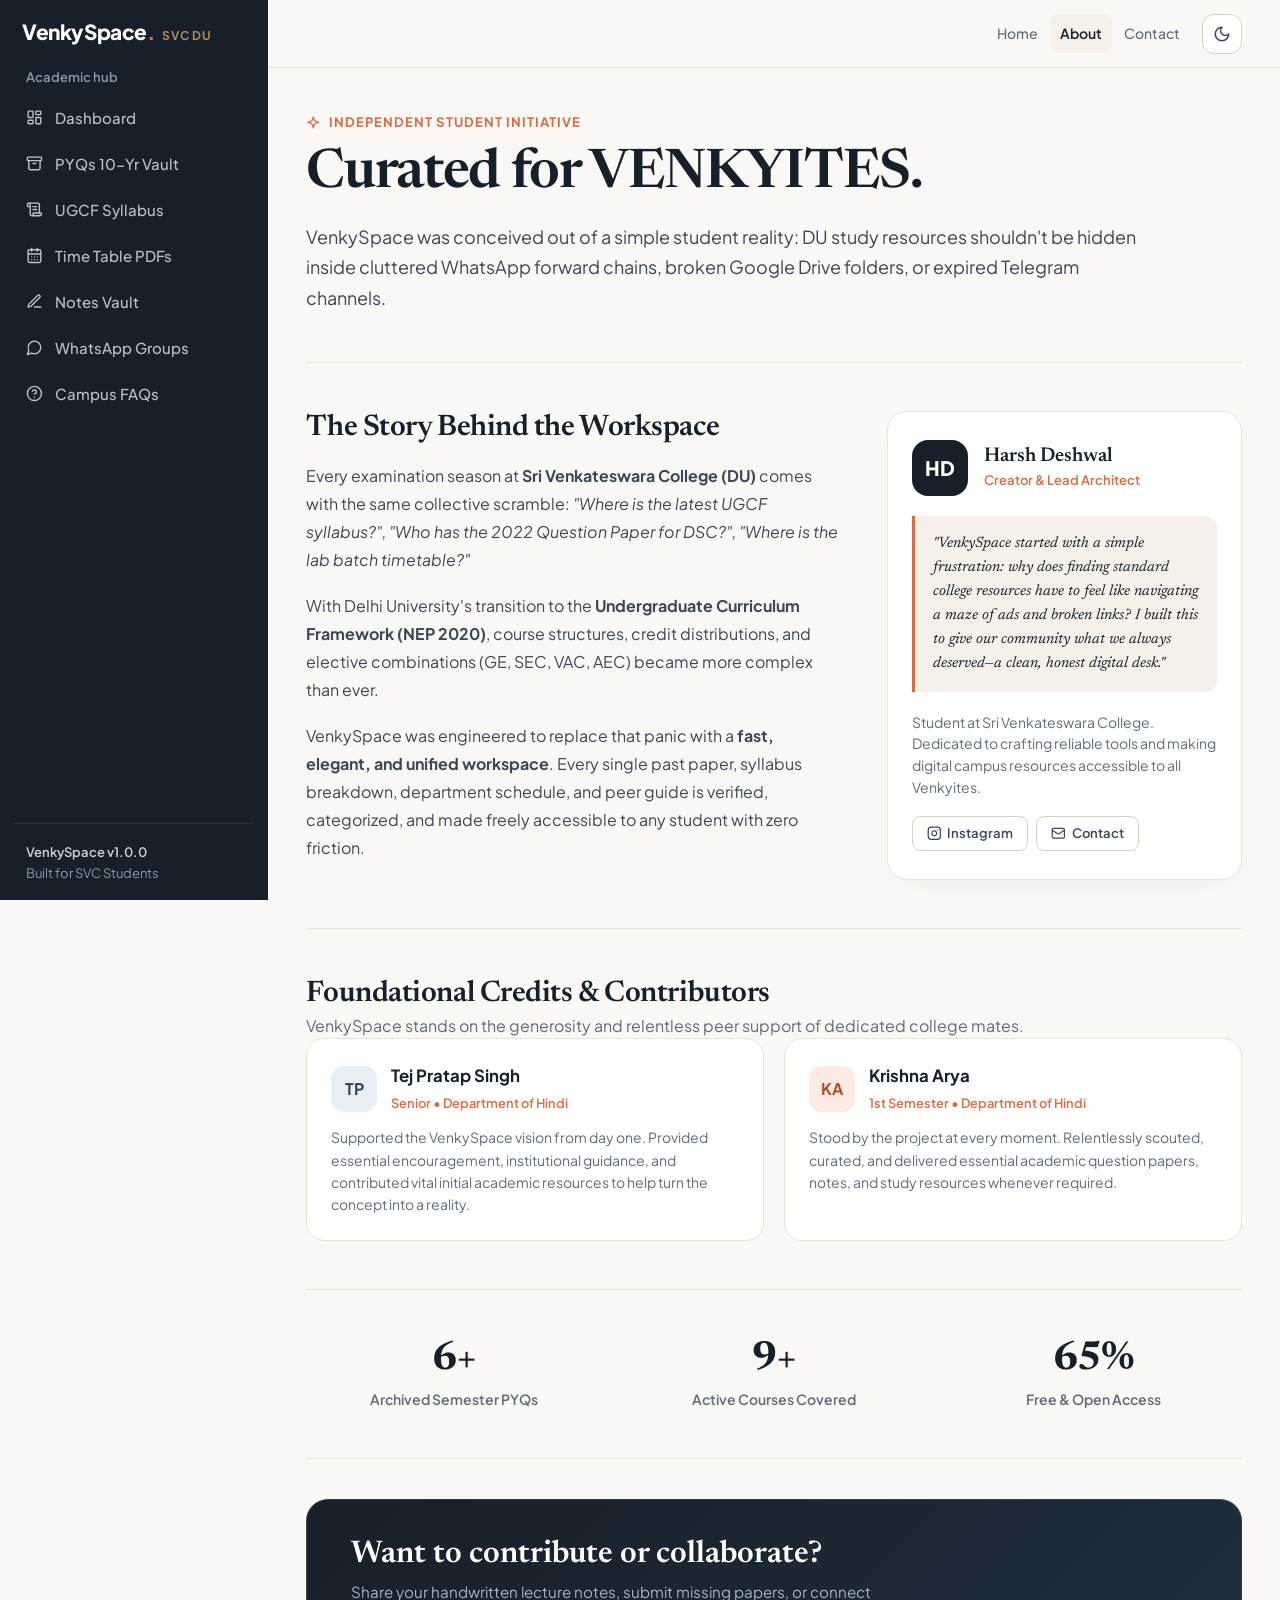
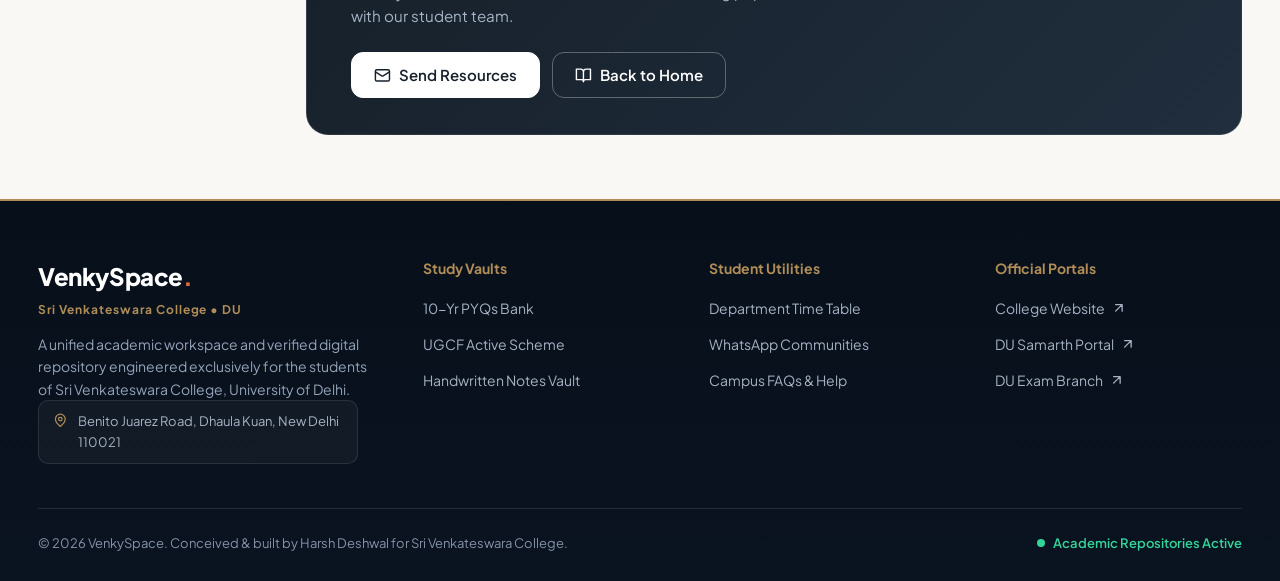
<file: academic-resources/about.html>
<!DOCTYPE html>
<html lang="en">
<head>
<meta charset="UTF-8">
<meta name="viewport" content="width=device-width, initial-scale=1.0">
<meta name="description" content="Learn about VenkySpace, its creator Harsh Deshwal, and the student team behind Sri Venkateswara College's independent academic workspace.">
<meta name="theme-color" content="#16202A">
<title>About VenkySpace — Built by Harsh Deshwal</title>
<link rel="icon" type="image/x-icon" href="../assets/favicon.ico">
<link rel="preconnect" href="https://fonts.googleapis.com">
<link rel="preconnect" href="https://fonts.gstatic.com" crossorigin>
<link href="https://fonts.googleapis.com/css2?family=Newsreader:opsz,wght@6..72,500..700&family=Plus+Jakarta+Sans:wght@400..800&display=swap" rel="stylesheet">
<style>
:root{--bg:#FAF8F5;--sf:#fff;--sf2:#F5F1EA;--ln:#E8E1D7;--ln2:#D9D0C3;--ink:#16202A;--tx:#3B4756;--mu:#5F6B7A;--co:#D96B43;--gold:#B08D57;--gi:#8A6A36;--t1:#FBEBE3;--t1i:#B24E2A;--t2:#E8EEF3;--t2i:#2D4357;--sb:#FBE9E0;--sl:#D96B43;--si:#8A3A1C;--fc:#C65A33;--bb:#16202A;--bi:#fff;--serif:'Newsreader','Iowan Old Style',Georgia,serif;--sans:'Plus Jakarta Sans',system-ui,-apple-system,'Segoe UI',Roboto,sans-serif;color-scheme:light;
--moon:url("data:image/svg+xml,%3Csvg xmlns='http://www.w3.org/2000/svg' viewBox='0 0 24 24' fill='none' stroke='%23000' stroke-width='2' stroke-linecap='round' stroke-linejoin='round'%3E%3Cpath d='M12 3a6 6 0 0 0 9 9 9 9 0 1 1-9-9z'/%3E%3C/svg%3E");
--sun:url("data:image/svg+xml,%3Csvg xmlns='http://www.w3.org/2000/svg' viewBox='0 0 24 24' fill='none' stroke='%23000' stroke-width='2' stroke-linecap='round' stroke-linejoin='round'%3E%3Ccircle cx='12' cy='12' r='4'/%3E%3Cpath d='M12 2v2M12 20v2M4.9 4.9l1.4 1.4M17.7 17.7l1.4 1.4M2 12h2M20 12h2M6.3 17.7l-1.4 1.4M19.1 4.9l-1.4 1.4'/%3E%3C/svg%3E")}
[data-theme=dark]{--bg:#0F151C;--sf:#172029;--sf2:#1E2933;--ln:#26323E;--ln2:#33414F;--ink:#F3EFE8;--tx:#C9D1DA;--mu:#98A5B3;--gi:#C9A36A;--t1:#3A231B;--t1i:#F0A383;--t2:#1F3041;--t2i:#A9C3DA;--sb:rgba(217,107,67,.2);--sl:#E58A66;--si:#F6C3AE;--fc:#E58A66;--bb:#F3EFE8;--bi:#16202A;color-scheme:dark}
*,*::before,*::after{box-sizing:border-box}
html{background:var(--bg);-webkit-text-size-adjust:100%;scroll-behavior:smooth}
.vs-body{margin:0;background:var(--bg);color:var(--tx);font:400 15px/1.6 var(--sans);-webkit-font-smoothing:antialiased}
.vs-body a{color:inherit;text-decoration:none}
.vs-body h1,.vs-body h2,.vs-body h3,.vs-body p,.vs-body ul{margin:0;padding:0}
.vs-body ul{list-style:none}
.vs-body button{font:inherit;color:inherit}
:focus-visible{outline:2px solid var(--fc);outline-offset:2px}
.vs-ic{width:1.125em;height:1.125em;fill:none;stroke:currentColor;stroke-width:2;stroke-linecap:round;stroke-linejoin:round;flex:none}

/* Shell + Sidebar with Sleek Custom Scrollbar */
.vs-shell{display:grid;grid-template-columns:268px minmax(0,1fr);align-items:start}
.vs-sidebar{
  --bw:#fff;
  --bg2:var(--gold);
  position:sticky;
  top:0;
  height:100vh;
  height:100dvh;
  overflow-y:auto;
  overflow-x:hidden;
  display:flex;
  flex-direction:column;
  padding:22px 14px 16px;
  background:#16202A;
  color:#B7C2CE;
  z-index:60;
  scrollbar-width:thin;
  scrollbar-color:rgba(255,255,255,.18) transparent;
}
.vs-sidebar::-webkit-scrollbar{width:5px}
.vs-sidebar::-webkit-scrollbar-track{background:transparent}
.vs-sidebar::-webkit-scrollbar-thumb{background:rgba(255,255,255,.18);border-radius:10px}
.vs-sidebar::-webkit-scrollbar-thumb:hover{background:rgba(255,255,255,.32)}

.vs-side-top{display:flex;align-items:center;justify-content:space-between;padding:0 8px 24px}
.vs-brand{display:inline-flex;align-items:baseline;gap:8px;line-height:1}
.vs-brand b{font-weight:800;font-size:1.3rem;letter-spacing:-.02em;color:var(--bw)}
.vs-brand b i{font-style:normal;color:var(--co)}
.vs-brand small{font-size:.75rem;font-weight:700;letter-spacing:.06em;color:var(--bg2)}
.vs-nav-label{padding:0 12px 8px;font-size:.8125rem;font-weight:600;color:#8A98A9}
.vs-nav{display:flex;flex-direction:column;gap:2px}
.vs-nav a{position:relative;display:flex;align-items:center;gap:12px;min-height:44px;padding:0 12px;border-radius:10px;font-weight:500;color:#B7C2CE;transition:background-color .15s,color .15s}
.vs-nav a:hover{background:rgba(255,255,255,.06);color:#fff}
.vs-nav a[aria-current=page]{background:rgba(255,255,255,.1);color:#fff;font-weight:600}
.vs-nav a[aria-current=page]::before{content:"";position:absolute;left:0;top:10px;bottom:10px;width:3px;border-radius:0 3px 3px 0;background:var(--co)}
.vs-nav-more{display:none;margin-top:22px}
.vs-side-foot{margin-top:auto;padding:18px 12px 0;border-top:1px solid rgba(255,255,255,.08);font-size:.8125rem;color:#8A98A9}
.vs-side-foot b{display:block;color:#C9D3DD;font-weight:600}
.vs-side-close{display:none;width:40px;height:40px;align-items:center;justify-content:center;border-radius:10px;border:1px solid rgba(255,255,255,.16);background:transparent;color:#C9D3DD;cursor:pointer}
.vs-backdrop{position:fixed;inset:0;z-index:55;background:rgba(7,15,26,.65);opacity:0;visibility:hidden;transition:opacity .3s,visibility 0s .3s}
.vs-backdrop.on{opacity:1;visibility:visible;transition:opacity .3s}

/* Topbar */
.vs-main{min-width:0}
.vs-topbar{--bw:var(--ink);--bg2:var(--gi);position:sticky;top:0;z-index:50;display:flex;align-items:center;gap:20px;min-height:68px;padding:0 clamp(16px,3vw,40px);background:var(--bg);border-bottom:1px solid var(--ln)}
@supports (background:color-mix(in srgb,red,blue)){.vs-topbar{background:color-mix(in srgb,var(--bg) 90%,transparent);-webkit-backdrop-filter:blur(10px);backdrop-filter:blur(10px)}}
.vs-actions{margin-left:auto;display:flex;align-items:center;gap:6px}
.vs-quick{display:flex;gap:2px;margin-right:6px}
.vs-quick a{padding:8px 10px;border-radius:8px;font-size:.875rem;font-weight:500;color:var(--mu)}
.vs-quick a:hover{color:var(--ink);background:var(--sf2)}
.vs-quick a[aria-current=page]{color:var(--ink);background:var(--sf2);font-weight:600}
.vs-icon-btn{width:40px;height:40px;display:inline-flex;align-items:center;justify-content:center;border-radius:12px;border:1px solid var(--ln2);background:var(--sf);color:var(--ink);cursor:pointer}
.vs-icon-btn:hover{background:var(--sf2)}
.vs-hamburger,.vs-topbar-brand{display:none}
#theme-icon{display:block;width:18px;height:18px;font-size:0;line-height:0;background:currentColor;-webkit-mask:var(--moon) center/contain no-repeat;mask:var(--moon) center/contain no-repeat}
[data-theme=dark] #theme-icon{-webkit-mask-image:var(--sun);mask-image:var(--sun)}

/* Page Content */
.vs-content{max-width:1120px;margin:0 auto;padding:44px clamp(16px,3vw,40px) 64px}
.vs-about-hero{padding-bottom:48px;border-bottom:1px solid var(--ln)}
.vs-eyebrow{display:inline-flex;align-items:center;gap:8px;font-size:.8125rem;font-weight:700;letter-spacing:.08em;text-transform:uppercase;color:var(--co);margin-bottom:12px}
.vs-about-hero h1{font:600 clamp(2.3rem,4.5vw,3.4rem)/1.08 var(--serif);letter-spacing:-.025em;color:var(--ink);max-width:24ch}
.vs-about-hero p{margin-top:18px;font-size:1.125rem;line-height:1.7;color:var(--tx);max-width:64ch}

/* Story + Founder */
.vs-story-grid{display:grid;grid-template-columns:1.2fr .8fr;gap:48px;align-items:start;padding:48px 0;border-bottom:1px solid var(--ln)}
.vs-prose h2{font:600 1.85rem/1.2 var(--serif);color:var(--ink);letter-spacing:-.015em;margin-bottom:16px}
.vs-prose p{font-size:1rem;line-height:1.75;color:var(--tx);margin-bottom:18px}
.vs-founder-card{padding:28px 24px;border-radius:20px;background:var(--sf);border:1px solid var(--ln);box-shadow:0 10px 30px -15px rgba(22,32,42,.08)}
.vs-avatar-wrap{display:flex;align-items:center;gap:16px;margin-bottom:20px}
.vs-avatar-initials{width:56px;height:56px;border-radius:16px;background:var(--bb);color:var(--bi);display:grid;place-items:center;font-weight:800;font-size:1.25rem}
.vs-founder-meta h3{font:600 1.25rem/1.2 var(--serif);color:var(--ink)}
.vs-founder-meta p{font-size:.8125rem;font-weight:600;color:var(--co);margin-top:2px}
.vs-founder-quote{position:relative;padding:16px 18px;margin-bottom:20px;background:var(--sf2);border-left:3px solid var(--co);border-radius:0 12px 12px 0;font:italic 400 .9375rem/1.6 var(--serif);color:var(--ink)}
.vs-founder-links{display:flex;flex-wrap:wrap;gap:8px}
.vs-tag{display:inline-flex;align-items:center;gap:6px;padding:6px 14px;border-radius:8px;font-size:.8125rem;font-weight:600;background:var(--sf);border:1px solid var(--ln2);color:var(--tx);transition:all .15s}
.vs-tag:hover{border-color:var(--ink);color:var(--ink);background:var(--sf2)}

/* Special Thanks & Credits Section */
.vs-credits-sec{padding:48px 0;border-bottom:1px solid var(--ln)}
.vs-sec-title{font:600 1.85rem/1.2 var(--serif);color:var(--ink);letter-spacing:-.015em;margin-bottom:8px}
.vs-sec-sub{font-size:1rem;color:var(--mu);margin-bottom:28px}
.vs-credits-grid{display:grid;grid-template-columns:repeat(auto-fit,minmax(300px,1fr));gap:20px}
.vs-credit-card{padding:24px;border-radius:18px;background:var(--sf);border:1px solid var(--ln);display:flex;flex-direction:column;gap:12px;transition:box-shadow .2s}
.vs-credit-card:hover{box-shadow:0 8px 24px -10px rgba(0,0,0,.08)}
.vs-credit-head{display:flex;align-items:center;gap:14px}
.vs-credit-avatar{width:46px;height:46px;border-radius:13px;display:grid;place-items:center;background:var(--t2);color:var(--t2i);font-weight:700;font-size:1rem}
.vs-credit-meta b{font-size:1.05rem;color:var(--ink);display:block}
.vs-credit-meta small{font-size:.8rem;color:var(--co);font-weight:600}
.vs-credit-card p{font-size:.875rem;line-height:1.6;color:var(--mu)}

/* Dynamic Animated Counters */
.vs-stats{display:grid;grid-template-columns:repeat(3,1fr);gap:24px;padding:48px 0;text-align:center;border-bottom:1px solid var(--ln)}
.vs-stat b{display:block;font:700 2.5rem/1.1 var(--serif);color:var(--ink);letter-spacing:-.02em}
.vs-stat span{display:block;margin-top:6px;font-size:.875rem;font-weight:600;color:var(--mu)}

/* High-Contrast Action Banner */
.vs-cta-banner{margin-top:40px;padding:36px clamp(20px,4vw,44px);background:linear-gradient(135deg,#16202A 0%,#202E3D 100%);color:#fff;border-radius:22px;border:1px solid rgba(255,255,255,.1);display:flex;align-items:center;justify-content:space-between;flex-wrap:wrap;gap:24px}
.vs-cta-banner h2{font:600 clamp(1.45rem,2.8vw,1.95rem)/1.2 var(--serif);color:#fff}
.vs-cta-banner p{margin-top:6px;color:#A5B4C4;max-width:50ch;font-size:.95rem}
.vs-cta-actions{display:flex;gap:12px;flex-wrap:wrap}
.vs-btn{display:inline-flex;align-items:center;justify-content:center;gap:8px;min-height:46px;padding:0 22px;border-radius:12px;font-weight:600;font-size:.9375rem;transition:all .15s}
.vs-body .vs-btn-white{background:#fff;color:#16202A;border:1px solid #fff}
.vs-body .vs-btn-white:hover{background:#F5F1EA;border-color:#F5F1EA;color:#16202A}
.vs-body .vs-btn-outline{background:transparent;color:#fff;border:1px solid rgba(255,255,255,.3)}
.vs-body .vs-btn-outline:hover{background:rgba(255,255,255,.1);border-color:#fff;color:#fff}

/* Footer */
.vs-footer{padding:56px 0 28px;background:linear-gradient(180deg,#070F1A,#0A1320);border-top:2px solid #B08D57;color:#CBD5E1}
.vs-footer-in{max-width:1320px;margin:0 auto;padding:0 clamp(16px,3vw,40px)}
.vs-footer-cols{display:grid;grid-template-columns:1.4fr 1fr 1fr 1fr;gap:40px;margin-bottom:44px}
.vs-footer-brand{font-weight:800;font-size:1.5rem;letter-spacing:-.02em;color:#fff}
.vs-footer-brand i{font-style:normal;color:var(--co)}
.vs-footer-badge{display:block;margin:4px 0 14px;font-size:.75rem;font-weight:700;letter-spacing:.08em;color:#B08D57}
.vs-footer-bio{max-width:340px;margin-bottom:18px;font-size:.875rem;line-height:1.6;color:#94A3B8}
.vs-address{display:flex;gap:10px;max-width:320px;padding:10px 14px;border:1px solid rgba(255,255,255,.1);border-radius:10px;background:rgba(255,255,255,.04);font-size:.8125rem;color:#A5B2C3}
.vs-address .vs-ic{margin-top:2px;color:#B08D57}
.vs-footer h3{margin-bottom:16px;font-size:.875rem;font-weight:700;color:#B08D57}
.vs-footer li+li{margin-top:12px}
.vs-footer li a{display:inline-flex;align-items:center;gap:6px;font-size:.875rem;color:#A5B2C3;transition:color .2s}
.vs-footer li a:hover{color:#E8825C}
.vs-footer-low{display:flex;flex-wrap:wrap;justify-content:space-between;align-items:center;gap:12px;padding-top:24px;border-top:1px solid rgba(255,255,255,.1);font-size:.8125rem;color:#8392A6}
.vs-status{display:inline-flex;align-items:center;gap:8px;font-weight:600;color:#34D399}
.vs-status::before{content:"";width:8px;height:8px;border-radius:50%;background:currentColor}

/* Responsive */
@media (max-width:991px){
.vs-shell{display:block}
.vs-sidebar{position:fixed;inset:0 auto 0 0;width:min(300px,86vw);transform:translateX(-102%);visibility:hidden;transition:transform .3s cubic-bezier(.16,1,.3,1),visibility 0s .3s}
.vs-sidebar.is-open{transform:none;visibility:visible;box-shadow:8px 0 32px rgba(0,0,0,.45);transition:transform .3s cubic-bezier(.16,1,.3,1)}
.vs-side-close{display:inline-flex}
.vs-nav-more{display:block}
.vs-topbar{padding-top:10px;padding-bottom:10px}
.vs-hamburger{display:inline-flex;width:44px;height:44px}
.vs-topbar-brand{display:inline-flex;margin-right:auto}
.vs-story-grid{grid-template-columns:1fr;gap:36px}
.vs-footer-cols{grid-template-columns:repeat(2,minmax(0,1fr))}
}
@media (max-width:640px){
.vs-content{padding-top:28px}
.vs-stats{grid-template-columns:1fr;gap:24px}
.vs-cta-banner{flex-direction:column;align-items:flex-start}
.vs-cta-actions{width:100%}
.vs-cta-actions .vs-btn{flex:1 1 100%}
.vs-footer-cols{grid-template-columns:1fr;gap:32px}
.vs-footer-low{flex-direction:column;align-items:flex-start}
}
@media (prefers-reduced-motion:reduce){html{scroll-behavior:auto}*,*::before,*::after{transition:none!important}}
</style>
<script type="text/javascript">
    (function(c,l,a,r,i,t,y){
        c[a]=c[a]||function(){(c[a].q=c[a].q||[]).push(arguments)};
        t=l.createElement(r);t.async=1;t.src="https://www.clarity.ms/tag/"+i;
        y=l.getElementsByTagName(r)[0];y.parentNode.insertBefore(t,y);
    })(window, document, "clarity", "script", "zaesi27ysh");
</script>
</head>
<body class="vs-body">

<svg width="0" height="0" style="position:absolute" focusable="false" aria-hidden="true"><defs>
<symbol id="i-menu" viewBox="0 0 24 24"><path d="M4 6h16M4 12h16M4 18h16"/></symbol>
<symbol id="i-x" viewBox="0 0 24 24"><path d="M18 6 6 18M6 6l12 12"/></symbol>
<symbol id="i-arrow" viewBox="0 0 24 24"><path d="M5 12h14m-7-7 7 7-7 7"/></symbol>
<symbol id="i-up-right" viewBox="0 0 24 24"><path d="M7 7h10v10M7 17 17 7"/></symbol>
<symbol id="i-book" viewBox="0 0 24 24"><path d="M2 3h6a4 4 0 0 1 4 4v14a3 3 0 0 0-3-3H2zM22 3h-6a4 4 0 0 0-4 4v14a3 3 0 0 1 3-3h7z"/></symbol>
<symbol id="i-vault" viewBox="0 0 24 24"><rect width="20" height="5" x="2" y="3" rx="1"/><path d="M4 8v11a2 2 0 0 0 2 2h12a2 2 0 0 0 2-2V8M10 12h4"/></symbol>
<symbol id="i-scroll" viewBox="0 0 24 24"><path d="M15 12h-5M15 8h-5M19 17V5a2 2 0 0 0-2-2H4"/><path d="M8 21h12a2 2 0 0 0 2-2v-1a1 1 0 0 0-1-1H11a1 1 0 0 0-1 1v1a2 2 0 1 1-4 0V5a2 2 0 1 0-4 0v2a1 1 0 0 0 1 1h3"/></symbol>
<symbol id="i-cal" viewBox="0 0 24 24"><path d="M8 2v4M16 2v4M3 10h18M8 14h.01M12 14h.01M16 14h.01M8 18h.01M12 18h.01M16 18h.01"/><rect width="18" height="18" x="3" y="4" rx="2"/></symbol>
<symbol id="i-pen" viewBox="0 0 24 24"><path d="M12 20h9M16.5 3.5a2.1 2.1 0 0 1 3 3L7 19l-4 1 1-4z"/></symbol>
<symbol id="i-chat" viewBox="0 0 24 24"><path d="M7.9 20A9 9 0 1 0 4 16.1L2 22z"/></symbol>
<symbol id="i-help" viewBox="0 0 24 24"><circle cx="12" cy="12" r="10"/><path d="M9.1 9a3 3 0 0 1 5.8 1c0 2-3 3-3 3M12 17h.01"/></symbol>
<symbol id="i-dash" viewBox="0 0 24 24"><rect width="7" height="9" x="3" y="3" rx="1"/><rect width="7" height="5" x="14" y="3" rx="1"/><rect width="7" height="9" x="14" y="12" rx="1"/><rect width="7" height="5" x="3" y="16" rx="1"/></symbol>
<symbol id="i-info" viewBox="0 0 24 24"><circle cx="12" cy="12" r="10"/><path d="M12 16v-4M12 8h.01"/></symbol>
<symbol id="i-mail" viewBox="0 0 24 24"><rect width="20" height="16" x="2" y="4" rx="2"/><path d="m22 7-8.97 5.7a1.94 1.94 0 0 1-2.06 0L2 7"/></symbol>
<symbol id="i-pin" viewBox="0 0 24 24"><path d="M20 10c0 6-8 12-8 12S4 16 4 10a8 8 0 0 1 16 0z"/><circle cx="12" cy="10" r="3"/></symbol>
<symbol id="i-sparkles" viewBox="0 0 24 24"><path d="m12 3-1.9 5.8a2 2 0 0 1-1.3 1.3L3 12l5.8 1.9a2 2 0 0 1 1.3 1.3L12 21l1.9-5.8a2 2 0 0 1 1.3-1.3L21 12l-5.8-1.9a2 2 0 0 1-1.3-1.3Z"/></symbol>
<symbol id="i-users" viewBox="0 0 24 24"><path d="M16 21v-2a4 4 0 0 0-4-4H6a4 4 0 0 0-4 4v2"/><circle cx="9" cy="7" r="4"/><path d="M22 21v-2a4 4 0 0 0-3-3.87M16 3.13a4 4 0 0 1 0 7.75"/></symbol>
<symbol id="i-instagram" viewBox="0 0 24 24"><rect width="20" height="20" x="2" y="2" rx="5" ry="5"/><path d="M16 11.37A4 4 0 1 1 12.63 8 4 4 0 0 1 16 11.37z"/><line x1="17.5" x2="17.51" y1="6.5" y2="6.5"/></symbol>
</defs></svg>

<div class="vs-backdrop" id="sidebar-backdrop" aria-hidden="true"></div>

<div class="vs-shell">

  <!-- SIDEBAR: Relative paths to ../index.html -->
  <aside class="vs-sidebar" id="workspace-sidebar" aria-label="Academic Hub Sidebar">
    <div class="vs-side-top">
      <a href="../index.html" class="vs-brand" aria-label="VenkySpace Home"><b>VenkySpace<i>.</i></b><small>SVC DU</small></a>
      <button class="vs-side-close" id="sidebar-close-btn" type="button" aria-label="Close navigation menu"><svg class="vs-ic"><use href="#i-x"/></svg></button>
    </div>
    <div class="vs-nav-label">Academic hub</div>
    <nav class="vs-nav" aria-label="Academic hub">
      <a href="../index.html"><svg class="vs-ic"><use href="#i-dash"/></svg>Dashboard</a>
      <a href="pyqs.html"><svg class="vs-ic"><use href="#i-vault"/></svg>PYQs 10-Yr Vault</a>
      <a href="syllabus.html"><svg class="vs-ic"><use href="#i-scroll"/></svg>UGCF Syllabus</a>
      <a href="timetable.html"><svg class="vs-ic"><use href="#i-cal"/></svg>Time Table PDFs</a>
      <a href="notes.html"><svg class="vs-ic"><use href="#i-pen"/></svg>Notes Vault</a>
      <a href="officialwagroups.html"><svg class="vs-ic"><use href="#i-chat"/></svg>WhatsApp Groups</a>
      <a href="campusfaq.html"><svg class="vs-ic"><use href="#i-help"/></svg>Campus FAQs</a>
    </nav>
    <div class="vs-nav-more">
      <div class="vs-nav-label">More</div>
      <nav class="vs-nav" aria-label="More">
        <a href="about.html" aria-current="page"><svg class="vs-ic"><use href="#i-info"/></svg>About</a>
        <a href="contact.html"><svg class="vs-ic"><use href="#i-mail"/></svg>Contact</a>
      </nav>
    </div>
    <div class="vs-side-foot"><b>VenkySpace v1.0.0</b>Built for SVC Students</div>
  </aside>

  <div class="vs-main">

    <!-- TOPBAR -->
    <header class="vs-topbar" id="vs-topbar">
      <button class="vs-icon-btn vs-hamburger" id="mobile-hamburger" type="button" aria-label="Open navigation menu" aria-expanded="false" aria-controls="workspace-sidebar"><svg class="vs-ic"><use href="#i-menu"/></svg></button>
      <a href="../index.html" class="vs-brand vs-topbar-brand" aria-label="VenkySpace Home"><b>VenkySpace<i>.</i></b><small>SVC DU</small></a>
      <div class="vs-actions">
        <nav class="vs-quick" aria-label="Quick links">
          <a href="../index.html">Home</a><a href="about.html" aria-current="page">About</a><a href="contact.html">Contact</a>
        </nav>
        <button class="vs-icon-btn theme-toggle-btn" id="theme-toggle" type="button" aria-label="Toggle Theme" title="Switch Theme"><span id="theme-icon">🌙</span></button>
      </div>
    </header>

    <main class="vs-content">

      <!-- HERO -->
      <section class="vs-about-hero">
        <span class="vs-eyebrow"><svg class="vs-ic"><use href="#i-sparkles"/></svg> Independent Student Initiative</span>
        <h1>Curated for VENKYITES.</h1>
        <p>VenkySpace was conceived out of a simple student reality: DU study resources shouldn't be hidden inside cluttered WhatsApp forward chains, broken Google Drive folders, or expired Telegram channels.</p>
      </section>

      <!-- STORY + FOUNDER -->
      <section class="vs-story-grid">
        <div class="vs-prose">
          <h2>The Story Behind the Workspace</h2>
          <p>Every examination season at <strong>Sri Venkateswara College (DU)</strong> comes with the same collective scramble: <em>"Where is the latest UGCF syllabus?", "Who has the 2022 Question Paper for DSC?", "Where is the lab batch timetable?"</em></p>
          <p>With Delhi University's transition to the <strong>Undergraduate Curriculum Framework (NEP 2020)</strong>, course structures, credit distributions, and elective combinations (GE, SEC, VAC, AEC) became more complex than ever.</p>
          <p>VenkySpace was engineered to replace that panic with a <strong>fast, elegant, and unified workspace</strong>. Every single past paper, syllabus breakdown, department schedule, and peer guide is verified, categorized, and made freely accessible to any student with zero friction.</p>
        </div>

        <aside class="vs-founder-card">
          <div class="vs-avatar-wrap">
            <div class="vs-avatar-initials">HD</div>
            <div class="vs-founder-meta">
              <h3>Harsh Deshwal</h3>
              <p>Creator &amp; Lead Architect</p>
            </div>
          </div>
          <div class="vs-founder-quote">
            "VenkySpace started with a simple frustration: why does finding standard college resources have to feel like navigating a maze of ads and broken links? I built this to give our community what we always deserved—a clean, honest digital desk."
          </div>
          <p style="font-size: .875rem; color: var(--mu); margin-bottom: 18px; line-height: 1.55;">
            Student at Sri Venkateswara College. Dedicated to crafting reliable tools and making digital campus resources accessible to all Venkyites.
          </p>
          <div class="vs-founder-links">
            <a href="https://www.instagram.com/venkyspace.svc/" target="_blank" rel="noopener noreferrer" class="vs-tag"><svg class="vs-ic"><use href="#i-instagram"/></svg> Instagram</a>
            <a href="contact.html" class="vs-tag"><svg class="vs-ic"><use href="#i-mail"/></svg> Contact</a>
          </div>
        </aside>
      </section>

      <!-- SPECIAL CREDITS & ACKNOWLEDGMENTS -->
      <section class="vs-credits-sec" aria-labelledby="credits-title">
        <h2 class="vs-sec-title" id="credits-title">Foundational Credits &amp; Contributors</h2>
        <p class="vs-sec-sub">VenkySpace stands on the generosity and relentless peer support of dedicated college mates.</p>
        
        <div class="vs-credits-grid">
          <article class="vs-credit-card">
            <div class="vs-credit-head">
              <div class="vs-credit-avatar">TP</div>
              <div class="vs-credit-meta">
                <b>Tej Pratap Singh</b>
                <small>Senior • Department of Hindi</small>
              </div>
            </div>
            <p>Supported the VenkySpace vision from day one. Provided essential encouragement, institutional guidance, and contributed vital initial academic resources to help turn the concept into a reality.</p>
          </article>

          <article class="vs-credit-card">
            <div class="vs-credit-head">
              <div class="vs-credit-avatar" style="background:var(--t1);color:var(--t1i)">KA</div>
              <div class="vs-credit-meta">
                <b>Krishna Arya</b>
                <small>1st Semester • Department of Hindi</small>
              </div>
            </div>
            <p>Stood by the project at every moment. Relentlessly scouted, curated, and delivered essential academic question papers, notes, and study resources whenever required.</p>
          </article>
        </div>
      </section>

      <!-- ANIMATED METRIC COUNTERS (Counts from 1 upwards) -->
      <section class="vs-stats" id="stats-section" aria-label="Platform Highlights">
        <div class="vs-stat">
          <b class="vs-count-up" data-target="10" data-suffix="+">1</b>
          <span>Archived Semester PYQs</span>
        </div>
        <div class="vs-stat">
          <b class="vs-count-up" data-target="14" data-suffix="+">1</b>
          <span>Active Courses Covered</span>
        </div>
        <div class="vs-stat">
          <b class="vs-count-up" data-target="100" data-suffix="%">1</b>
          <span>Free &amp; Open Access</span>
        </div>
      </section>

      <!-- HIGH-CONTRAST ACTION BANNER -->
      <section class="vs-cta-banner">
        <div>
          <h2>Want to contribute or collaborate?</h2>
          <p>Share your handwritten lecture notes, submit missing papers, or connect with our student team.</p>
        </div>
        <div class="vs-cta-actions">
          <a href="contact.html" class="vs-btn vs-btn-white"><svg class="vs-ic"><use href="#i-mail"/></svg> Send Resources</a>
          <a href="../index.html" class="vs-btn vs-btn-outline"><svg class="vs-ic"><use href="#i-book"/></svg> Back to Home</a>
        </div>
      </section>

    </main>
  </div>
</div>

<!-- FOOTER -->
<footer class="vs-footer">
  <div class="vs-footer-in">
    <div class="vs-footer-cols">
      <div>
        <p class="vs-footer-brand">VenkySpace<i>.</i></p>
        <span class="vs-footer-badge">Sri Venkateswara College • DU</span>
        <p class="vs-footer-bio">A unified academic workspace and verified digital repository engineered exclusively for the students of Sri Venkateswara College, University of Delhi.</p>
        <div class="vs-address"><svg class="vs-ic"><use href="#i-pin"/></svg><span>Benito Juarez Road, Dhaula Kuan, New Delhi 110021</span></div>
      </div>
      <div>
        <h3>Study Vaults</h3>
        <ul>
          <li><a href="pyqs.html">10-Yr PYQs Bank</a></li>
          <li><a href="syllabus.html">UGCF Active Scheme</a></li>
          <li><a href="notes.html">Handwritten Notes Vault</a></li>
        </ul>
      </div>
      <div>
        <h3>Student Utilities</h3>
        <ul>
          <li><a href="timetable.html">Department Time Table</a></li>
          <li><a href="officialwagroups.html">WhatsApp Communities</a></li>
          <li><a href="campusfaq.html">Campus FAQs &amp; Help</a></li>
        </ul>
      </div>
      <div>
        <h3>Official Portals</h3>
        <ul>
          <li><a href="https://www.svc.ac.in" target="_blank" rel="noopener noreferrer">College Website<svg class="vs-ic"><use href="#i-up-right"/></svg></a></li>
          <li><a href="https://slc.uod.ac.in" target="_blank" rel="noopener noreferrer">DU Samarth Portal<svg class="vs-ic"><use href="#i-up-right"/></svg></a></li>
          <li><a href="https://exam.du.ac.in" target="_blank" rel="noopener noreferrer">DU Exam Branch<svg class="vs-ic"><use href="#i-up-right"/></svg></a></li>
        </ul>
      </div>
    </div>
    <div class="vs-footer-low">
      <p>&copy; 2026 VenkySpace. Conceived &amp; built by Harsh Deshwal for Sri Venkateswara College.</p>
      <span class="vs-status">Academic Repositories Active</span>
    </div>
  </div>
</footer>

<script src="../common.js"></script>
<script>
(function () {
  'use strict';
  var $ = function (s, r) { return (r || document).querySelector(s); };
  var $$ = function (s, r) { return [].slice.call((r || document).querySelectorAll(s)); };

  $$('svg.vs-ic').forEach(function (s) { s.setAttribute('aria-hidden', 'true'); });

  /* Mobile drawer */
  var sb = $('#workspace-sidebar'), bd = $('#sidebar-backdrop'), burger = $('#mobile-hamburger'),
      closeBtn = $('#sidebar-close-btn'), mq = window.matchMedia('(max-width:991px)');

  function openDrawer() {
    if (!sb) return;
    sb.classList.add('is-open'); if (bd) bd.classList.add('on');
    if (burger) burger.setAttribute('aria-expanded', 'true');
    document.body.style.overflow = 'hidden';
    if (closeBtn) closeBtn.focus();
  }
  function closeDrawer(refocus) {
    if (!sb) return;
    sb.classList.remove('is-open'); if (bd) bd.classList.remove('on');
    if (burger) burger.setAttribute('aria-expanded', 'false');
    document.body.style.overflow = '';
    if (refocus && burger) burger.focus();
  }
  if (burger) burger.addEventListener('click', openDrawer);
  if (closeBtn) closeBtn.addEventListener('click', function () { closeDrawer(true); });
  if (bd) bd.addEventListener('click', function () { closeDrawer(true); });
  if (sb) {
    $$('a', sb).forEach(function (a) {
      a.addEventListener('click', function () { if (mq.matches) closeDrawer(false); });
    });
  }

  /* Theme toggle fallback */
  var themeToggle = $('#theme-toggle');
  if (themeToggle) {
    var stored = localStorage.getItem('theme') || (window.matchMedia('(prefers-color-scheme: dark)').matches ? 'dark' : 'light');
    if (stored === 'dark') document.documentElement.setAttribute('data-theme', 'dark');

    themeToggle.addEventListener('click', function () {
      var isDark = document.documentElement.getAttribute('data-theme') === 'dark';
      var next = isDark ? 'light' : 'dark';
      document.documentElement.setAttribute('data-theme', next);
      localStorage.setItem('theme', next);
    });
  }

  /* Animated number counter (counts up from 1 to target) */
  var statsSec = document.getElementById('stats-section');
  if (statsSec && 'IntersectionObserver' in window) {
    var counters = $$('.vs-count-up');
    var started = false;
    var observer = new IntersectionObserver(function(entries) {
      if (entries[0].isIntersecting && !started) {
        started = true;
        counters.forEach(function(counter) {
          var target = parseInt(counter.getAttribute('data-target'), 10);
          var suffix = counter.getAttribute('data-suffix') || '';
          var duration = 1600;
          var startTime = null;

          function step(currentTime) {
            if (!startTime) startTime = currentTime;
            var progress = Math.min((currentTime - startTime) / duration, 1);
            var ease = progress * (2 - progress); // smooth ease-out
            var currentVal = Math.floor(ease * (target - 1)) + 1;
            counter.textContent = currentVal + suffix;
            if (progress < 1) {
              requestAnimationFrame(step);
            } else {
              counter.textContent = target + suffix;
            }
          }
          requestAnimationFrame(step);
        });
        observer.unobserve(statsSec);
      }
    }, { threshold: 0.25 });
    observer.observe(statsSec);
  }
})();
</script>
</body>
</html>
</file>
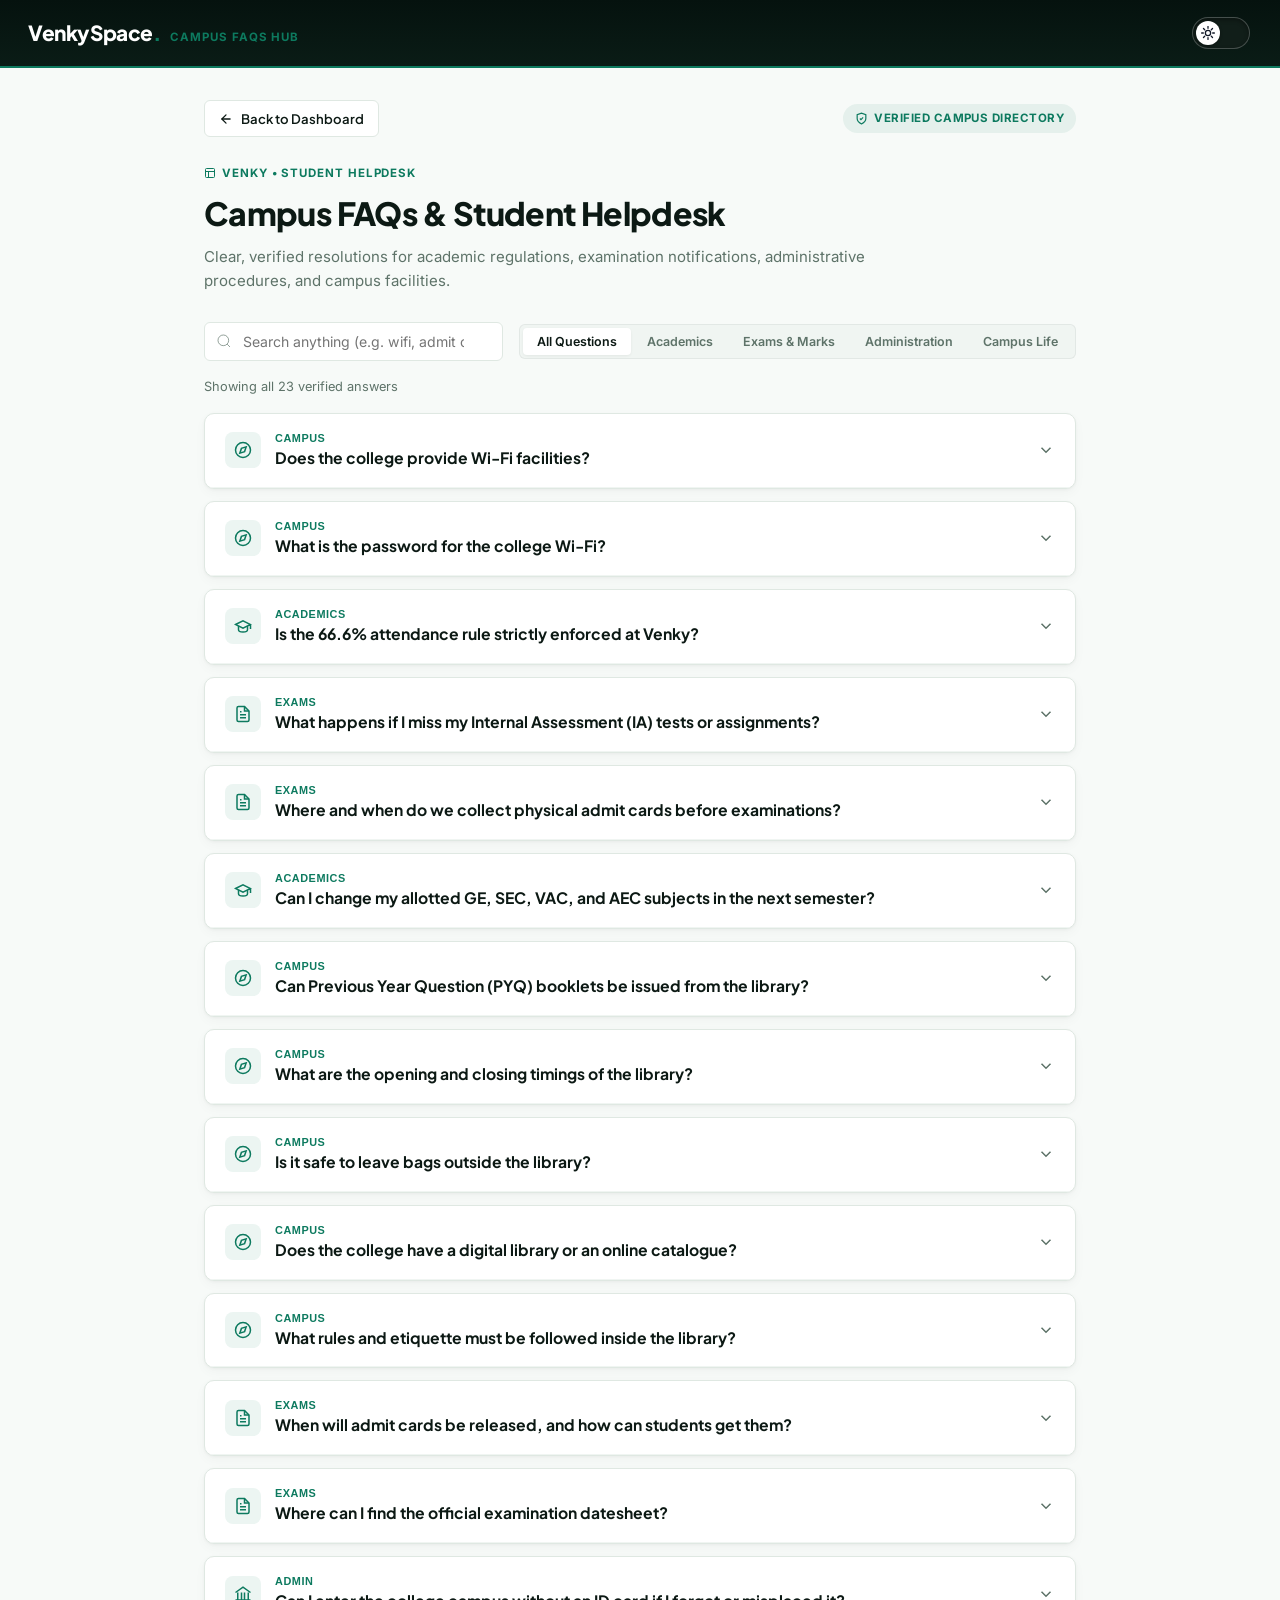
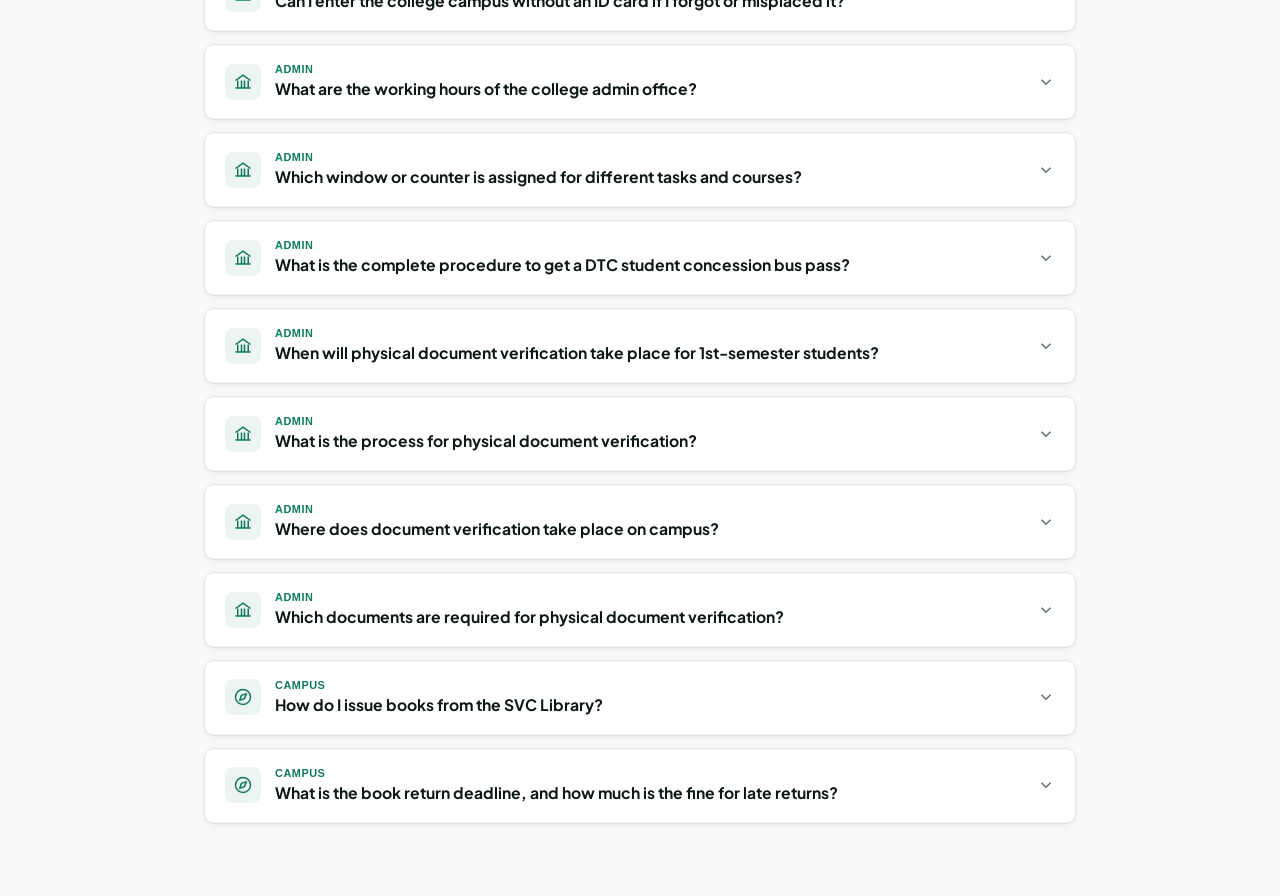
<file: academic-resources/campusfaq.html>
<!DOCTYPE html>
<html lang="en">
<head>
    <meta charset="UTF-8">
    <meta name="viewport" content="width=device-width, initial-scale=1.0">
    <title>Campus FAQs &amp; Student Helpdesk — VenkySpace</title>
    <meta name="description" content="Verified student FAQs, attendance regulations, examination schedules, administrative procedures, and campus guides — Venky.">
    <link rel="icon" type="image/x-icon" href="../assets/favicon.ico">

    <!-- Google Fonts: Plus Jakarta Sans & Inter -->
    <link rel="preconnect" href="https://fonts.googleapis.com">
    <link rel="preconnect" href="https://fonts.gstatic.com" crossorigin>
    <link href="https://fonts.googleapis.com/css2?family=Plus+Jakarta+Sans:wght@500;600;700;800&family=Inter:wght@400;500;600;700&display=swap" rel="stylesheet">

    <style>
        :root {
            --bg-page:        #F7FAF8;
            --bg-card:        #FFFFFF;
            --bg-card-subtle: #F0F5F2;
            --text-heading:   #0C1914;
            --text-body:      #2D3F37;
            --text-muted:     #5E7369;
            --border-color:   #DFE8E2;
            --border-subtle:  rgba(12, 25, 20, 0.06);

            /* Aesthetic Nordic Forest Emerald */
            --accent:         #0D7A5F;
            --accent-hover:   #095C47;
            --accent-subtle:  rgba(13, 122, 95, 0.08);

            --font-heading: 'Plus Jakarta Sans', sans-serif;
            --font-body:    'Inter', sans-serif;

            --radius-lg: 14px;
            --radius-md: 10px;
            --radius-sm: 6px;
            --shadow-card: 0 1px 3px rgba(12, 25, 20, 0.04), 0 4px 12px rgba(12, 25, 20, 0.03);
            --shadow-hover: 0 4px 16px rgba(13, 122, 95, 0.14);
        }

        [data-theme="dark"] {
            --bg-page:        #080D0B;
            --bg-card:        #101714;
            --bg-card-subtle: #15201C;
            --text-heading:   #F3FAF6;
            --text-body:      #C8D7CE;
            --text-muted:     #7E958A;
            --border-color:   #1D2B24;
            --border-subtle:  rgba(255, 255, 255, 0.06);

            /* Aesthetic Mint Jade */
            --accent:         #34D399;
            --accent-hover:   #6EE7B7;
            --accent-subtle:  rgba(52, 211, 153, 0.12);

            --shadow-card:    0 4px 20px rgba(0, 0, 0, 0.45);
            --shadow-hover:   0 6px 24px rgba(52, 211, 153, 0.18);
        }

        *, *::before, *::after {
            box-sizing: border-box;
            margin: 0;
            padding: 0;
        }

        body {
            font-family: var(--font-body);
            background-color: var(--bg-page);
            color: var(--text-body);
            line-height: 1.6;
            min-height: 100vh;
            -webkit-font-smoothing: antialiased;
        }

        a {
            color: inherit;
            text-decoration: none;
        }

        /* Top Header Strip */
        .vault-topbar {
            width: 100%;
            height: 68px;
            background: linear-gradient(180deg, #05120E 0%, #0A1C16 100%);
            border-bottom: 2px solid var(--accent);
            padding: 0 28px;
            display: flex;
            align-items: center;
            justify-content: space-between;
            position: sticky;
            top: 0;
            z-index: 100;
        }

        .topbar-brand {
            display: flex;
            align-items: baseline;
            gap: 10px;
        }

        .brand-name {
            font-family: var(--font-heading);
            font-size: 1.3rem;
            font-weight: 800;
            color: #FFFFFF;
            letter-spacing: -0.02em;
        }

        .brand-name span { color: var(--accent); }

        .brand-sub {
            font-size: 0.72rem;
            font-weight: 700;
            color: var(--accent);
            letter-spacing: 0.08em;
            text-transform: uppercase;
        }

        [data-theme="dark"] .brand-sub {
            color: #6EE7B7;
        }

        /* Minimalist Pill Switch Theme Toggle */
        .theme-switch-btn {
            background: transparent;
            border: none;
            cursor: pointer;
            padding: 2px;
            display: inline-flex;
            align-items: center;
            outline: none;
            -webkit-tap-highlight-color: transparent;
        }

        .switch-track {
            width: 58px;
            height: 32px;
            background: #111E19;
            border: 1px solid rgba(255, 255, 255, 0.22);
            border-radius: 9999px;
            padding: 3px;
            display: flex;
            align-items: center;
            position: relative;
            box-shadow: inset 0 2px 4px rgba(0, 0, 0, 0.35);
            transition: background 0.25s ease, border-color 0.25s ease;
        }

        .theme-switch-btn:hover .switch-track,
        .theme-switch-btn:focus-visible .switch-track {
            border-color: var(--accent);
        }

        .switch-thumb {
            width: 24px;
            height: 24px;
            background: #FFFFFF;
            border-radius: 50%;
            display: flex;
            align-items: center;
            justify-content: center;
            color: #111827;
            transform: translateX(0);
            box-shadow: 0 1px 3px rgba(0, 0, 0, 0.35);
            transition: transform 0.25s cubic-bezier(0.4, 0, 0.2, 1), background-color 0.2s ease, color 0.2s ease;
        }

        .switch-icon {
            width: 14px;
            height: 14px;
            display: block;
            stroke-width: 2.2;
        }

        .switch-icon.moon {
            display: none;
        }

        [data-theme="dark"] .switch-thumb {
            transform: translateX(26px);
            background: #FFFFFF;
            color: #0F172A;
        }

        [data-theme="dark"] .switch-icon.sun {
            display: none;
        }

        [data-theme="dark"] .switch-icon.moon {
            display: block;
        }

        /* Container Layout */
        .faq-master-container {
            max-width: 920px;
            margin: 0 auto;
            padding: 32px 24px 72px;
        }

        /* Top Nav Routing */
        .faq-nav-header {
            display: flex;
            justify-content: space-between;
            align-items: center;
            margin-bottom: 24px;
            flex-wrap: wrap;
            gap: 12px;
        }

        .back-nav-btn {
            display: inline-flex;
            align-items: center;
            gap: 8px;
            padding: 7px 14px;
            background: var(--bg-card);
            border: 1px solid var(--border-color);
            border-radius: var(--radius-sm);
            font-family: var(--font-heading);
            font-size: 0.82rem;
            font-weight: 600;
            color: var(--text-heading);
            transition: all 0.2s ease;
            cursor: pointer;
        }

        .back-nav-btn:hover {
            border-color: var(--accent);
            color: var(--accent);
            transform: translateX(-2px);
        }

        .faq-verified-pill {
            display: inline-flex;
            align-items: center;
            gap: 6px;
            font-size: 0.72rem;
            font-weight: 700;
            padding: 5px 12px;
            border-radius: 999px;
            background: var(--accent-subtle);
            color: var(--accent);
            letter-spacing: 0.04em;
        }

        .faq-verified-pill svg {
            width: 13px;
            height: 13px;
            stroke-width: 2.2;
        }

        /* Header */
        .vault-header {
            margin-bottom: 28px;
        }

        .college-tag {
            font-size: 0.72rem;
            font-weight: 700;
            letter-spacing: 0.08em;
            color: var(--accent);
            text-transform: uppercase;
            display: inline-flex;
            align-items: center;
            gap: 6px;
            margin-bottom: 6px;
        }

        .vault-header h1 {
            font-family: var(--font-heading);
            font-size: clamp(1.8rem, 2.5vw, 2.2rem);
            font-weight: 800;
            color: var(--text-heading);
            letter-spacing: -0.02em;
            margin-bottom: 6px;
        }

        .vault-header p {
            font-size: 0.94rem;
            color: var(--text-muted);
            max-width: 680px;
        }

        /* Smart Search & Filter Toolbar */
        .faq-controls-bar {
            display: flex;
            justify-content: space-between;
            align-items: center;
            gap: 16px;
            margin-bottom: 16px;
            flex-wrap: wrap;
        }

        .search-box-wrap {
            position: relative;
            flex: 1;
            max-width: 400px;
            min-width: 260px;
        }

        .search-box-wrap input {
            width: 100%;
            padding: 10px 38px 10px 38px;
            background: var(--bg-card);
            border: 1px solid var(--border-color);
            border-radius: var(--radius-sm);
            color: var(--text-heading);
            font-family: var(--font-body);
            font-size: 0.88rem;
            outline: none;
            transition: border-color 0.2s ease, box-shadow 0.2s ease;
        }

        .search-box-wrap input:focus {
            border-color: var(--accent);
            box-shadow: 0 0 0 3px var(--accent-subtle);
        }

        .search-icon-svg {
            position: absolute;
            left: 12px;
            top: 50%;
            transform: translateY(-50%);
            width: 16px;
            height: 16px;
            stroke: var(--text-muted);
            pointer-events: none;
        }

        .search-clear-btn {
            position: absolute;
            right: 10px;
            top: 50%;
            transform: translateY(-50%);
            background: transparent;
            border: none;
            cursor: pointer;
            color: var(--text-muted);
            padding: 4px;
            display: none;
            align-items: center;
            justify-content: center;
            border-radius: 50%;
            transition: all 0.15s ease;
        }

        .search-clear-btn:hover {
            color: var(--accent);
            background: var(--accent-subtle);
        }

        .search-clear-btn svg {
            width: 14px;
            height: 14px;
        }

        .category-filter-chips {
            display: flex;
            background: var(--bg-card-subtle);
            padding: 3px;
            border-radius: var(--radius-sm);
            gap: 2px;
            border: 1px solid var(--border-subtle);
            overflow-x: auto;
        }

        .category-chip {
            background: transparent;
            border: none;
            padding: 6px 14px;
            font-family: var(--font-body);
            font-size: 0.78rem;
            font-weight: 600;
            color: var(--text-muted);
            border-radius: 4px;
            cursor: pointer;
            transition: all 0.15s ease;
            white-space: nowrap;
        }

        .category-chip.active {
            background: var(--bg-card);
            color: var(--text-heading);
            box-shadow: 0 1px 3px rgba(0,0,0,0.06);
        }

        [data-theme="dark"] .category-chip.active {
            background: #1D2B24;
            color: #FFFFFF;
        }

        /* Smart Search Status Line */
        .search-feedback-bar {
            display: flex;
            justify-content: space-between;
            align-items: center;
            font-size: 0.8rem;
            color: var(--text-muted);
            margin-bottom: 16px;
            min-height: 20px;
        }

        .search-feedback-bar strong {
            color: var(--accent);
        }

        /* FAQ Accordion Stack */
        .faq-stack {
            display: flex;
            flex-direction: column;
            gap: 12px;
            width: 100%;
        }

        .faq-card {
            background: var(--bg-card);
            border: 1px solid var(--border-color);
            border-radius: var(--radius-md);
            overflow: hidden;
            box-shadow: var(--shadow-card);
            transition: border-color 0.2s ease, box-shadow 0.2s ease;
        }

        .faq-card:hover {
            border-color: var(--accent);
            box-shadow: var(--shadow-hover);
        }

        .faq-card.open {
            border-color: var(--accent);
        }

        .faq-trigger-btn {
            width: 100%;
            background: none;
            border: none;
            padding: 18px 20px;
            display: flex;
            justify-content: space-between;
            align-items: center;
            cursor: pointer;
            text-align: left;
            outline: none;
            gap: 16px;
            color: inherit;
        }

        .faq-question-group {
            display: flex;
            align-items: center;
            gap: 14px;
            flex: 1;
        }

        .faq-category-icon {
            width: 36px;
            height: 36px;
            border-radius: 8px;
            background: var(--accent-subtle);
            color: var(--accent);
            display: flex;
            align-items: center;
            justify-content: center;
            flex-shrink: 0;
        }

        .faq-category-icon svg {
            width: 18px;
            height: 18px;
            stroke-width: 2;
        }

        .faq-text-meta {
            display: flex;
            flex-direction: column;
            gap: 3px;
        }

        .faq-category-label {
            font-size: 0.68rem;
            font-weight: 700;
            color: var(--accent);
            text-transform: uppercase;
            letter-spacing: 0.05em;
        }

        .faq-text-meta h3 {
            margin: 0;
            font-family: var(--font-heading);
            font-size: 0.98rem;
            font-weight: 700;
            color: var(--text-heading);
            line-height: 1.4;
        }

        /* Keyword Highlight styling */
        mark.faq-highlight {
            background: var(--accent-subtle);
            color: var(--accent);
            padding: 1px 4px;
            border-radius: 3px;
            font-weight: 700;
        }

        .faq-chevron {
            width: 18px;
            height: 18px;
            color: var(--text-muted);
            transition: transform 0.25s ease, color 0.25s ease;
            flex-shrink: 0;
        }

        .faq-card.open .faq-chevron {
            transform: rotate(180deg);
            color: var(--accent);
        }

        /* Accordion Body */
        .faq-answer-collapse {
            display: grid;
            grid-template-rows: 0fr;
            transition: grid-template-rows 0.25s ease;
            background: var(--bg-card-subtle);
            border-top: 1px solid transparent;
        }

        .faq-card.open .faq-answer-collapse {
            grid-template-rows: 1fr;
            border-top-color: var(--border-color);
        }

        .faq-answer-inner {
            overflow: hidden;
            padding: 0 20px;
            transition: padding 0.25s ease;
        }

        .faq-card.open .faq-answer-inner {
            padding: 18px 20px 20px;
        }

        .faq-answer-text {
            color: var(--text-body);
            font-size: 0.9rem;
            line-height: 1.65;
            margin: 0;
        }

        .faq-answer-text strong {
            color: var(--text-heading);
            font-weight: 600;
        }

        /* Pro-Tip Box */
        .faq-tip-box {
            display: flex;
            align-items: flex-start;
            gap: 10px;
            background: var(--bg-card);
            border: 1px solid var(--border-color);
            border-left: 3px solid var(--accent);
            border-radius: var(--radius-sm);
            padding: 12px 14px;
            margin-top: 14px;
            font-size: 0.84rem;
            color: var(--text-muted);
            line-height: 1.5;
        }

        .faq-tip-icon {
            width: 15px;
            height: 15px;
            color: var(--accent);
            margin-top: 2px;
            flex-shrink: 0;
        }

        .faq-tip-box strong {
            color: var(--text-heading);
        }

        /* Smart Empty Results Box */
        .faq-empty-state {
            padding: 44px 24px;
            text-align: center;
            background: var(--bg-card);
            border: 1px dashed var(--border-color);
            border-radius: var(--radius-md);
            color: var(--text-muted);
            font-size: 0.92rem;
            display: none;
        }

        .faq-empty-state svg {
            width: 36px;
            height: 36px;
            stroke-width: 1.5;
            color: var(--text-muted);
            margin-bottom: 12px;
        }

        .smart-suggestion-row {
            display: flex;
            align-items: center;
            justify-content: center;
            gap: 8px;
            flex-wrap: wrap;
            margin-top: 14px;
        }

        .suggestion-pill {
            background: var(--bg-card-subtle);
            border: 1px solid var(--border-color);
            color: var(--accent);
            padding: 4px 12px;
            border-radius: 999px;
            font-size: 0.78rem;
            font-weight: 600;
            cursor: pointer;
            transition: all 0.15s ease;
        }

        .suggestion-pill:hover {
            border-color: var(--accent);
            background: var(--accent-subtle);
        }

        @media (max-width: 768px) {
            .faq-master-container {
                padding: 20px 14px 48px;
            }

            .faq-controls-bar {
                flex-direction: column;
                align-items: stretch;
            }

            .search-box-wrap {
                max-width: 100%;
            }

            .faq-trigger-btn {
                padding: 16px;
            }
        }
    </style>
    <script type="text/javascript">
    (function(c,l,a,r,i,t,y){
        c[a]=c[a]||function(){(c[a].q=c[a].q||[]).push(arguments)};
        t=l.createElement(r);t.async=1;t.src="https://www.clarity.ms/tag/"+i;
        y=l.getElementsByTagName(r)[0];y.parentNode.insertBefore(t,y);
    })(window, document, "clarity", "script", "zaesi27ysh");
</script>
</head>
<body>

    <!-- Minimalist Top Navigation -->
    <header class="vault-topbar">
        <a href="../index.html" class="topbar-brand">
            <span class="brand-name">VenkySpace<span>.</span></span>
            <span class="brand-sub">Campus FAQs Hub</span>
        </a>

        <div class="topbar-right">
            <!-- Minimalist Pill Theme Toggle Switch -->
            <button class="theme-switch-btn" id="theme-toggle" role="switch" aria-checked="false" aria-label="Toggle Theme" title="Toggle Light / Dark Mode">
                <span class="switch-track">
                    <span class="switch-thumb">
                        <!-- Sun Icon for Light Mode -->
                        <svg class="switch-icon sun" viewBox="0 0 24 24" fill="none" stroke="currentColor" stroke-linecap="round" stroke-linejoin="round">
                            <circle cx="12" cy="12" r="4.5"></circle>
                            <line x1="12" y1="1" x2="12" y2="4"></line>
                            <line x1="12" y1="20" x2="12" y2="23"></line>
                            <line x1="4.22" y1="4.22" x2="6.34" y2="6.34"></line>
                            <line x1="17.66" y1="17.66" x2="19.78" y2="19.78"></line>
                            <line x1="1" y1="12" x2="4" y2="12"></line>
                            <line x1="20" y1="12" x2="23" y2="12"></line>
                            <line x1="4.22" y1="19.78" x2="6.34" y2="17.66"></line>
                            <line x1="17.66" y1="6.34" x2="19.78" y2="4.22"></line>
                        </svg>
                        <!-- Moon Icon for Dark Mode -->
                        <svg class="switch-icon moon" viewBox="0 0 24 24" fill="none" stroke="currentColor" stroke-linecap="round" stroke-linejoin="round">
                            <path d="M21 12.79A9 9 0 1 1 11.21 3 7 7 0 0 0 21 12.79z"></path>
                        </svg>
                    </span>
                </span>
            </button>
        </div>
    </header>

    <div class="faq-master-container">

        <!-- Top Navigation Bar -->
        <div class="faq-nav-header">
            <a href="../index.html" class="back-nav-btn">
                <svg width="14" height="14" viewBox="0 0 24 24" fill="none" stroke="currentColor" stroke-width="2.2" stroke-linecap="round" stroke-linejoin="round"><line x1="19" y1="12" x2="5" y2="12"></line><polyline points="12 19 5 12 12 5"></polyline></svg>
                <span>Back to Dashboard</span>
            </a>
            <span class="faq-verified-pill">
                <svg viewBox="0 0 24 24" fill="none" stroke="currentColor"><path d="M12 22s8-4 8-10V5l-8-3-8 3v7c0 6 8 10 8 10z"></path><polyline points="9 12 11 14 15 10"></polyline></svg>
                VERIFIED CAMPUS DIRECTORY
            </span>
        </div>

        <!-- Hero Header -->
        <header class="vault-header">
            <span class="college-tag">
                <svg width="12" height="12" viewBox="0 0 24 24" fill="none" stroke="currentColor" stroke-width="2"><rect x="3" y="3" width="18" height="18" rx="2"></rect><line x1="3" y1="9" x2="21" y2="9"></line><line x1="9" y1="21" x2="9" y2="9"></line></svg>
                Venky • Student Helpdesk
            </span>
            <h1>Campus FAQs &amp; Student Helpdesk</h1>
            <p>Clear, verified resolutions for academic regulations, examination notifications, administrative procedures, and campus facilities.</p>
        </header>

        <!-- Search and Filter Toolbar -->
        <div class="faq-controls-bar">
            <div class="search-box-wrap">
                <svg class="search-icon-svg" viewBox="0 0 24 24" fill="none" stroke="currentColor"><circle cx="11" cy="11" r="8"></circle><line x1="21" y1="21" x2="16.65" y2="16.65"></line></svg>
                <input type="text" id="faq-search-input" placeholder="Search anything (e.g. wifi, admit card, 66.6%, DTC, library)..." autocomplete="off">
                <button type="button" class="search-clear-btn" id="faq-clear-btn" title="Clear Search">
                    <svg viewBox="0 0 24 24" fill="none" stroke="currentColor" stroke-width="2"><line x1="18" y1="6" x2="6" y2="18"></line><line x1="6" y1="6" x2="18" y2="18"></line></svg>
                </button>
            </div>

            <div class="category-filter-chips">
                <button class="category-chip active" data-category="all">All Questions</button>
                <button class="category-chip" data-category="Academics">Academics</button>
                <button class="category-chip" data-category="Exams">Exams &amp; Marks</button>
                <button class="category-chip" data-category="Admin">Administration</button>
                <button class="category-chip" data-category="Campus">Campus Life</button>
            </div>
        </div>

        <!-- Dynamic Feedback Text when searching -->
        <div class="search-feedback-bar" id="search-feedback"></div>

        <!-- Master FAQ Stack List (Populated via JS) -->
        <div class="faq-stack" id="faq-container"></div>

        <!-- Smart Empty Results Message with suggestions -->
        <div class="faq-empty-state" id="faq-empty">
            <svg viewBox="0 0 24 24" fill="none" stroke="currentColor"><circle cx="11" cy="11" r="8"></circle><line x1="21" y1="21" x2="16.65" y2="16.65"></line></svg>
            <p id="empty-query-msg">No exact questions found.</p>
            <div class="smart-suggestion-row">
                <span style="font-size: 0.8rem;">Try quick topics:</span>
                <button class="suggestion-pill" data-query="wifi">Wi-Fi &amp; MyDU</button>
                <button class="suggestion-pill" data-query="attendance">66.6% Attendance</button>
                <button class="suggestion-pill" data-query="admit card">Admit Card</button>
                <button class="suggestion-pill" data-query="verification">Document Verification</button>
                <button class="suggestion-pill" data-query="library">Library &amp; Fines</button>
            </div>
        </div>

    </div>

    <!-- =========================================================================
         ⭐ NON-CODER FRIENDLY FAQ DATA ENGINE WITH SMART SEARCH ⭐
         ========================================================================= -->
    <script>
        /*
          TO ADD OR EDIT FAQs:
          - category: "Academics", "Exams", "Admin", or "Campus"
          - question: The question title
          - answer: Detailed explanation (supports **bold text**)
          - tip: A senior pro-tip (or leave as "" if none)
          - keywords: Search keywords to make it easy to find
        */
        const faqData = [
            {
                category: "Campus",
                question: "Does the college provide Wi-Fi facilities?",
                answer: "Yes, Venky is fully equipped with Wi-Fi facilities across campus. However, connection speeds may vary depending on your specific location.",
                tip: "The Maggi Point, the ICT Hotspot area, and the Foyer generally have the strongest connectivity.",
                keywords: "wifi wifiso wi-fi internet eduroam net network computer lab password login ict hotspot connect connection speed"
            },
            { 
                category: "Campus", 
                question: "What is the password for the college Wi-Fi?",
                answer: "For network security and privacy reasons, the official Wi-Fi password cannot be published online. However, you can ask your department classmates, seniors, or lab attendants on campus for the network credentials.",
                tip: "You can also connect to the 'MyDU' Wi-Fi network using your official college email ID and password provided by the administration.",
                keywords: "wifi wifiso wi-fi internet eduroam net network computer lab password login ict hotspot connect connection credential credentials mydu"
            },
            {
                category: "Academics",
                question: "Is the 66.6% attendance rule strictly enforced at Venky?",
                answer: "Yes. According to Delhi University regulations, a minimum of 66.6% attendance is mandatory to remain eligible for semester examinations. While the college administration, under the Principal's discretion, may grant relaxations on a case-by-case basis, this is subject to strict institutional criteria and is never guaranteed. If your attendance falls severely below the required threshold, you risk being detained from appearing in your third Discipline Specific Core (DSC) examination.",
                tip: "If you actively participate in college societies (such as Verve, Nexus, or Expressions), ensure your Teacher-in-Charge submits your official ECA duty slips on time to claim attendance waivers.",
                keywords: "attendance attendence attend shortage detained detain 66.6% 75% percent medical undertaking leave absent society waiver duty slip dsc relaxation"
            },
            {
                category: "Exams",
                question: "What happens if I miss my Internal Assessment (IA) tests or assignments?",
                answer: "Missing an IA test, assignment, or presentation directly lowers your Internal Assessment (IA) and Continuous Assessment (CA) scores. While retests are occasionally permitted under valid medical or emergency circumstances, it is strongly advised to appear on the primary scheduled date. Deadlines for assignments and presentations are determined strictly by individual subject teachers.",
                tip: "Always retain a timestamped email or digital copy of your assignment submissions as proof in case of any discrepancy.",
                keywords: "internal assessment ia ca test marks assignment presentation exam missed retest fail score re-exam continuous assessment"
            },
            {
                category: "Exams",
                question: "Where and when do we collect physical admit cards before examinations?",
                answer: "Physical admit cards are typically disbursed **3 to 5 days prior to the commencement of theory exams**. The administration releases a counter schedule on college notice boards. You must ensure all pending fee and library dues are cleared before collecting and getting your admit card stamped at your department's counter in the Admin Block.",
                tip: "Keep your student ID card or recent college fee receipt handy when standing in the counter queue to expedite verification.",
                keywords: "admit card hall ticket hallticket entry card exam slip verification counter admin block stamped collection dates"
            },
            {
                category: "Academics",
                question: "Can I change my allotted GE, SEC, VAC, and AEC subjects in the next semester?",
                answer: "Yes, students can change their Generic Elective (GE), Skill Enhancement Course (SEC), and Value Addition Course (VAC) subjects in subsequent semesters. Under DU NEP guidelines, SEC and VAC papers change every semester. For GE, students have the option either to continue with the discipline or switch to a new one. However, Ability Enhancement Courses (AEC)—such as Environmental Science (EVS) or an Indian Language—are allotted systematically by the college, and students cannot change them.",
                tip: "Submit your elective preference forms promptly on the day the portal opens, as popular lab-based SEC and VAC courses fill up quickly.",
                keywords: "ge sec vac aec elective subject paper allocation preference ranking form optional course change semester nep"
            },
            {
                category: "Campus",
                question: "Can Previous Year Question (PYQ) booklets be issued from the library?",
                answer: "No, physical PYQ booklets cannot be issued for home checkout from the library. However, you can easily access, view, and download previous years' question papers on the **VenkySpace PYQs Vault**.",
                tip: "You can consult physical reference question banks within the library reading hall during operational hours.",
                keywords: "pyq pyqs previous year question paper library booklet issue download papers exams past papers question bank"
            },
            { 
                category: "Campus",
                question: "What are the opening and closing timings of the library?",
                answer: "Under regular schedules, the library remains open from **9:00 AM to 4:30 PM** on all working weekdays. Timings are often extended during examination periods to facilitate student preparation.",
                tip: "Arrive early during exam weeks to secure quiet study spaces and reading desks with charging points.",
                keywords: "library timing timings opening closing hours schedule open close reading room working days"
            },
            {
                category: "Campus",
                question: "Is it safe to leave bags outside the library?",
                answer: "Yes, dedicated bag racks are provided outside the library entrance. Security guards are deployed nearby and the entire area is monitored by 24/7 CCTV surveillance. However, leaving your bag on the racks while heading outside campus or attending lectures elsewhere is strictly prohibited.",
                tip: "Always take your valuables—such as laptops, phones, and wallets—inside the library reading hall with you.",
                keywords: "library bags luggage property counter racks security cctv safety belongings valuables"
            },
            { 
                category: "Campus",
                question: "Does the college have a digital library or an online catalogue?",
                answer: "The library does not offer an online digital library for full-text downloads; however, a QR code system and OPAC terminal are available at the entrance. Scanning the QR code allows you to search the library inventory and pinpoint the exact stack, row, and shelf location of any book.",
                tip: "Note down the call number and rack code from the digital search before entering the book stacks to quickly find your text.",
                keywords: "digital library online catalogue catalog qr code search opac book stack rack locator shelf accession"
            },
            { 
                category: "Campus",
                question: "What rules and etiquette must be followed inside the library?",
                answer: "Upon entering, you must enter your details and entry time in the student register at the front counter, and record your exit time when leaving. Mobile phones must be kept on silent mode at all times, absolute silence must be maintained in all reading sections.",
                tip: "Keep your student ID card handy, as library personnel conduct periodic identity checks inside the reading rooms.",
                keywords: "library rules etiquette entry register silent bag regulations guidelines student id decorum silence"
            },
            { 
                category: "Exams",
                question: "When will admit cards be released, and how can students get them?",
                answer: "Admit cards are released online as per the schedule announced by Delhi University. Once you have submitted your examination form and cleared dues, your admit card will become available on the **Samarth Student Portal**. After downloading and printing it, you must visit the college admin office to get it physically verified and stamped. Carrying a verified admit card is mandatory for entry into the examination hall.",
                tip: "Print at least two copies of your admit card—one to get stamped for the examination hall and a spare copy for your personal records.",
                keywords: "admit card release date samarth portal download hall ticket verification stamp exam entry hall"
            },
            { 
                category: "Exams",
                question: "Where can I find the official examination datesheet?",
                answer: "Delhi University releases a tentative datesheet on its exam portal several weeks before exams, followed by the finalized schedule. Because the university datesheet spans all courses and semesters and can be difficult to navigate, VenkySpace organizes, filters, and publishes course-specific dates on our platform as soon as they are announced.",
                tip: "Always verify your Unique Paper Codes (UPC) against your examination form to ensure you note the exact exam dates and sessions.",
                keywords: "datesheet date sheet exam schedule time table upc tentative final timetable du portal examination"
            },
            {
                category: "Admin",
                question: "Can I enter the college campus without an ID card if I forgot or misplaced it?",
                answer: "Entry into the college without a student ID card is generally restricted for security reasons. However, if you have temporarily misplaced or forgotten your card, security personnel may allow entry upon presenting a valid government ID (such as an Aadhaar Card) alongside a physical or digital copy of your college fee receipt or ID acknowledgment slip.",
                tip: "Save a clear PDF copy of your latest college fee receipt on your phone for emergency verification at the security gates.",
                keywords: "id card entry gate security forgot lost misplaced aadhaar fee receipt entry pass verification"
            },
            {
                category: "Admin",
                question: "What are the working hours of the college admin office?",
                answer: "The college admin office is open for student queries and submissions from **10:00 AM to 4:30 PM** on all operational working days (Monday through Friday). Staff observe a daily lunch break during this period. The administrative block remains closed on Saturdays, Sundays, and gazetted holidays.",
                tip: "Visit the counters between 10:30 AM and 12:30 PM to avoid long queues during peak afternoon hours.",
                keywords: "admin office timings working hours schedule windows lunch break open close administrative block counters"
            },
            { 
                category: "Admin",
                question: "Which window or counter is assigned for different tasks and courses?",
                answer: "Different counters in the Admin Block are dedicated to specific streams (Arts, Commerce, Science) and specific student services (Admissions, Fee Inquiries, Examination Verification, and DTC Concessions). Clear directional boards and course allocations are posted prominently above each window.",
                tip: "Check the master notice board next to Window 1 before queuing up, as counter assignments occasionally adjust during high-volume periods.",
                keywords: "window counter admin block token course department inquiries submission marksheet verification allocation"
            },
            { 
                category: "Admin",
                question: "What is the complete procedure to get a DTC student concession bus pass?",
                answer: "First, collect a DTC Student Bus Concession application form from any DTC bus depot (preferably the DU South Campus depot). Fill it out neatly in capital letters, affix a passport-sized photograph, and sign across the form and photo. Attach photocopies of your Aadhaar Card, college ID card, and DU admission fee receipt, then submit the packet at Admin Window 7 (or your department window) for signature and the college stamp. Finally, take the stamped form back to the DTC depot with the required concessional fare (₹115 for 1 month or ₹515 for up to 5 months) to get your photo clicked and receive your pass.",
                tip: "Carry exact cash to the bus depot counter to prevent unnecessary delays when issuing your pass.",
                keywords: "dtc bus pass concession student pass transport commute route depot attestation fare travel bus concession"
            },
            {
                category: "Admin",
                question: "When will physical document verification take place for 1st-semester students?",
                answer: "Physical document verification for newly enrolled first-semester students is conducted according to official circulars issued by the college. This process typically takes place between **October and November** following the conclusion of CSAS admission rounds. Students should monitor their college email and official portal notifications for their specific department dates.",
                tip: "Check the college notice boards regularly during your first semester so you do not miss your department's designated verification date.",
                keywords: "document verification 1st sem first year freshers schedule dates physical verification csas admission"
            },
            {
                category: "Admin",
                question: "What is the process for physical document verification?",
                answer: "On your assigned verification day, you will present your original academic credentials, identity proofs, and category certificates alongside a set of self-attested photocopies to your department's verification committee. Faculty members cross-examine the originals against the uploaded admission data to confirm your enrollment.",
                tip: "Arrange all certificates in the exact sequence outlined in the official college circular to speed up your verification desk review.",
                keywords: "document verification procedure process steps originals photocopies admission confirmation committee desk"
            },
            { 
                category: "Admin",
                question: "Where does document verification take place on campus?",
                answer: "Document verification is held inside the college Admin Block or designated seminar rooms and departmental classrooms. Exact room numbers and stream-wise venues are posted on the main foyer notice board on the morning of verification.",
                tip: "Report to campus 15 to 20 minutes prior to your slot to check your department's assigned room on the foyer board.",
                keywords: "document verification location venue room admin block seminar hall foyer where verification desk"
            },
            { 
                category: "Admin",
                question: "Which documents are required for physical document verification?",
                answer: "Students generally must bring original certificates and self-attested photocopies of: (1) NTA CUET Registration Form, (2) NTA CUET Admit Card, (3) NTA CUET Score Card, (4) CSAS Admission Registration Form, (5) CSAS Seat Allocation Letter, (6) College Admission Fee Receipt, (7) Class 10th Marksheet & Passing Certificate (from DigiLocker or Board original), (8) Class 12th Marksheet, (9) Provisional Certificate, (10) Character Certificate, (11) Class 12th Admit Card, (12) Category Certificate (SC/ST/PwBD/EWS/CW/KM/ECA/Sports, if applicable), (13) Valid OBC (Non-Creamy Layer) Certificate for the relevant financial year, (14) Mandatory Hindi passing self-certificate (if applicable), (15) Two recent passport-sized photographs, (16) Anti-Ragging Undertaking forms, and (17) Self-attested copies of passport and visa (for foreign students). *Caution: This list is tentative; always verify against the final checklist in the official college notice.*",
                tip: "Prepare two complete sets of self-attested photocopies in separate folders along with all original documents to ensure an effortless verification.",
                keywords: "documents required verification checklist cuet csas 10th 12th marksheet character provisional caste certificate obc ews undertaking nta"
            },
            {
                category: "Campus",
                question: "How do I issue books from the SVC Library?",
                answer: "To borrow books, you must first register your membership at the library circulation counter using your college student ID card. Membership registration is completely free. Once registered, undergraduate students can borrow 3 to 4 books simultaneously for the prescribed lending period.",
                tip: "Keep track of due dates stamped on the date slip inside each book, and renew them in advance to prevent overdue fines.",
                keywords: "library books issue borrow return circulation counter lending book slip id card renewal reading room"
            },
            { 
                category: "Campus",
                question: "What is the book return deadline, and how much is the fine for late returns?",
                answer: "When a book is issued, the librarian stamps the designated return date on the book's due slip (typically a 14-day loan period). If you return the book past the deadline without prior renewal, an overdue fine of ₹1 per day per book is charged.",
                tip: "If you still need the book, visit the circulation desk before the due date to renew it, provided no other student has placed a hold on it.",
                keywords: "library fine overdue late fee return date book deadline renewal charges penalty loan period"
            }, 
        ];

        /* =========================================================================
           SMART FUZZY SEARCH ENGINE (TOLERATES TYPOS, MISSING SPACES & SYNONYMS)
           ========================================================================= */

        // Built-in College Synonyms Dictionary
        const synonymDictionary = {
            "wifi": ["wifiso", "wi-fi", "wi fi", "internet", "eduroam", "net", "network", "ict", "hotspot", "online", "mydu"],
            "wifiso": ["wifi", "eduroam", "internet"],
            "internet": ["wifi", "eduroam", "net", "network"],
            "eduroam": ["wifi", "internet", "login"],
            "admit": ["hall ticket", "hallticket", "admitcard", "exam card", "roll number", "entry card"],
            "hallticket": ["admit card", "hall ticket"],
            "attendance": ["attendence", "shortage", "detained", "detain", "66.6%", "75%", "medical", "undertaking", "short"],
            "attendence": ["attendance", "75%", "66.6%"],
            "internal": ["ia", "assignment", "ca", "retest", "test", "marks"],
            "marks": ["score", "grade", "cgpa", "sgpa", "internal", "result", "ia"],
            "canteen": ["food", "dosa", "coffee", "lunch", "meals", "nescafe", "maggi point"],
            "library": ["books", "reading room", "issue", "jstor", "fine", "opac", "catalogue"],
            "verification": ["documents", "csas", "cuet", "admission", "attestation", "10th", "12th"],
            "travel": ["bus pass", "dtc", "metro", "railway concession", "transport"]
        };

        // Utility: Normalize text (removes special chars and extra spaces)
        function cleanString(str) {
            return (str || "").toLowerCase().replace(/[^a-z0-9]/g, "");
        }

        // Levenshtein Distance for typo detection
        function getLevenshteinDistance(a, b) {
            if (a.length === 0) return b.length;
            if (b.length === 0) return a.length;
            const matrix = [];
            for (let i = 0; i <= b.length; i++) matrix[i] = [i];
            for (let j = 0; j <= a.length; j++) matrix[0][j] = j;

            for (let i = 1; i <= b.length; i++) {
                for (let j = 1; j <= a.length; j++) {
                    if (b.charAt(i - 1) === a.charAt(j - 1)) {
                        matrix[i][j] = matrix[i - 1][j - 1];
                    } else {
                        matrix[i][j] = Math.min(
                            matrix[i - 1][j - 1] + 1, // substitution
                            matrix[i][j - 1] + 1,     // insertion
                            matrix[i - 1][j] + 1      // deletion
                        );
                    }
                }
            }
            return matrix[b.length][a.length];
        }

        // Check if query word fuzzy-matches a target word
        function isFuzzyMatchWord(queryWord, targetWord) {
            const q = cleanString(queryWord);
            const t = cleanString(targetWord);
            if (!q || !t) return false;

            // Direct substring or inclusion
            if (t.includes(q) || q.includes(t)) return true;

            // For words 4+ chars long, allow 1-2 character edits
            const maxEdits = q.length > 5 ? 2 : 1;
            if (Math.abs(q.length - t.length) <= maxEdits) {
                if (getLevenshteinDistance(q, t) <= maxEdits) {
                    return true;
                }
            }
            return false;
        }

        // Smart scoring calculator
        function calculateRelevanceScore(faq, query) {
            const rawQuery = query.toLowerCase().trim();
            const cleanQuery = cleanString(rawQuery);
            if (!cleanQuery) return 0;

            const searchableContent = [
                faq.question,
                faq.answer,
                faq.tip || "",
                faq.keywords || "",
                faq.category
            ].join(" ").toLowerCase();

            const normalizedContent = cleanString(searchableContent);

            let score = 0;

            // 1. Direct normalized match
            if (normalizedContent.includes(cleanQuery)) {
                score += 80;
            }

            // 2. Exact word search in question gives top priority
            if (faq.question.toLowerCase().includes(rawQuery)) {
                score += 100;
            }

            // 3. Synonym matching from dictionary
            for (const [key, synonyms] of Object.entries(synonymDictionary)) {
                const cleanKey = cleanString(key);
                if (cleanQuery.includes(cleanKey) || cleanKey.includes(cleanQuery)) {
                    if (normalizedContent.includes(cleanKey)) {
                        score += 60;
                    }
                    synonyms.forEach(syn => {
                        if (normalizedContent.includes(cleanString(syn))) {
                            score += 45;
                        }
                    });
                }
            }

            // 4. Token-by-token fuzzy matching
            const queryWords = rawQuery.split(/\s+/).filter(w => w.length > 1);
            const contentWords = searchableContent.split(/[\s,.\-()?!:]+/).filter(w => w.length > 1);

            let matchedTokens = 0;
            queryWords.forEach(qWord => {
                const found = contentWords.some(cWord => isFuzzyMatchWord(qWord, cWord));
                if (found) {
                    matchedTokens++;
                    score += 35;
                }
            });

            return score;
        }

        // Format **bold** markdown to HTML
        function formatMarkdown(text) {
            if (!text) return "";
            return text.replace(/\*\*(.*?)\*\*/g, '<strong>$1</strong>');
        }

        // Highlight matching text cleanly in the title
        function highlightMatch(text, query) {
            if (!query || query.trim() === "") return text;
            const words = query.trim().split(/\s+/).filter(w => w.length > 1);
            if (!words.length) return text;

            let result = text;
            words.forEach(word => {
                const regex = new RegExp(`(${word.replace(/[-/\\^$*+?.()|[\]{}]/g, '\\$&')})`, 'gi');
                result = result.replace(regex, '<mark class="faq-highlight">$1</mark>');
            });
            return result;
        }

        // Category SVGs
        const categorySvgs = {
            Academics: `<svg viewBox="0 0 24 24" fill="none" stroke="currentColor"><path d="M22 10v6M2 10l10-5 10 5-10 5z"></path><path d="M6 12v5c0 2 3 3 6 3s6-1 6-3v-5"></path></svg>`,
            Exams: `<svg viewBox="0 0 24 24" fill="none" stroke="currentColor"><path d="M14 2H6a2 2 0 0 0-2 2v16a2 2 0 0 0 2 2h12a2 2 0 0 0 2-2V8z"></path><polyline points="14 2 14 8 20 8"></polyline><line x1="16" y1="13" x2="8" y2="13"></line><line x1="16" y1="17" x2="8" y2="17"></line><polyline points="10 9 9 9 8 9"></polyline></svg>`,
            Admin: `<svg viewBox="0 0 24 24" fill="none" stroke="currentColor"><line x1="2" y1="20" x2="22" y2="20"></line><line x1="5" y1="20" x2="5" y2="10"></line><line x1="10" y1="20" x2="10" y2="10"></line><line x1="14" y1="20" x2="14" y2="10"></line><line x1="19" y1="20" x2="19" y2="10"></line><path d="M2 10L12 3l10 7"></path></svg>`,
            Campus: `<svg viewBox="0 0 24 24" fill="none" stroke="currentColor"><circle cx="12" cy="12" r="10"></circle><polygon points="16.24 7.76 14.12 14.12 7.76 16.24 9.88 9.88 16.24 7.76"></polygon></svg>`
        };

        const tipSvg = `<svg class="faq-tip-icon" viewBox="0 0 24 24" fill="none" stroke="currentColor" stroke-width="2"><path d="M9 18h6"></path><path d="M10 22h4"></path><path d="M12 2a7 7 0 0 0-7 7c0 2.5 1.5 4.5 3 6h8c1.5-1.5 3-3.5 3-6a7 7 0 0 0-7-7z"></path></svg>`;

        // DOM Handles
        const faqContainer = document.getElementById('faq-container');
        const emptyState = document.getElementById('faq-empty');
        const emptyMsg = document.getElementById('empty-query-msg');
        const searchInput = document.getElementById('faq-search-input');
        const clearBtn = document.getElementById('faq-clear-btn');
        const feedbackBar = document.getElementById('search-feedback');
        const categoryChips = document.querySelectorAll('.category-chip');

        let currentFilter = 'all';

        function renderFAQs(items, activeQuery = "") {
            faqContainer.innerHTML = '';

            if (items.length === 0) {
                emptyState.style.display = 'block';
                emptyMsg.textContent = activeQuery 
                    ? `No matching questions found for "${activeQuery}".` 
                    : `No questions found in this category.`;
                return;
            }
            emptyState.style.display = 'none';

            items.forEach((item) => {
                const card = document.createElement('div');
                card.className = 'faq-card';

                const icon = categorySvgs[item.category] || categorySvgs.Academics;
                const tipHtml = item.tip ? `
                    <div class="faq-tip-box">
                        ${tipSvg}
                        <div><strong>Senior Pro-Tip:</strong> ${formatMarkdown(item.tip)}</div>
                    </div>
                ` : '';

                const highlightedQuestion = highlightMatch(item.question, activeQuery);

                card.innerHTML = `
                    <button class="faq-trigger-btn" aria-expanded="false">
                        <div class="faq-question-group">
                            <span class="faq-category-icon">${icon}</span>
                            <div class="faq-text-meta">
                                <span class="faq-category-label">${item.category}</span>
                                <h3>${highlightedQuestion}</h3>
                            </div>
                        </div>
                        <svg class="faq-chevron" viewBox="0 0 24 24" fill="none" stroke="currentColor" stroke-width="2"><polyline points="6 9 12 15 18 9"></polyline></svg>
                    </button>
                    <div class="faq-answer-collapse">
                        <div class="faq-answer-inner">
                            <p class="faq-answer-text">${formatMarkdown(item.answer)}</p>
                            ${tipHtml}
                        </div>
                    </div>
                `;

                // Accordion click listener
                const triggerBtn = card.querySelector('.faq-trigger-btn');
                triggerBtn.addEventListener('click', () => {
                    const isOpen = card.classList.contains('open');
                    
                    document.querySelectorAll('.faq-card.open').forEach(c => {
                        if (c !== card) {
                            c.classList.remove('open');
                            c.querySelector('.faq-trigger-btn').setAttribute('aria-expanded', 'false');
                        }
                    });

                    card.classList.toggle('open', !isOpen);
                    triggerBtn.setAttribute('aria-expanded', !isOpen);
                });

                faqContainer.appendChild(card);
            });
        }

        // Smart Search and Filtering Controller
        function executeSmartSearch() {
            const query = searchInput.value.trim();

            clearBtn.style.display = query.length > 0 ? 'inline-flex' : 'none';

            // 1. Filter by category
            let baseList = faqData;
            if (currentFilter !== 'all') {
                baseList = faqData.filter(item => item.category === currentFilter);
            }

            // 2. If no search query, show base category list
            if (!query) {
                feedbackBar.textContent = `Showing all ${baseList.length} verified answers`;
                renderFAQs(baseList, "");
                return;
            }

            // 3. Rank items by smart score
            const scoredItems = baseList.map(item => ({
                item: item,
                score: calculateRelevanceScore(item, query)
            }))
            .filter(entry => entry.score > 0)
            .sort((a, b) => b.score - a.score);

            const results = scoredItems.map(entry => entry.item);

            feedbackBar.innerHTML = `Found <strong>${results.length}</strong> smart match${results.length === 1 ? '' : 'es'} for "<em>${query}</em>"`;
            renderFAQs(results, query);
        }

        // Listeners
        if (searchInput) {
            searchInput.addEventListener('input', executeSmartSearch);
        }

        if (clearBtn) {
            clearBtn.addEventListener('click', () => {
                searchInput.value = '';
                searchInput.focus();
                executeSmartSearch();
            });
        }

        // Category Chips
        categoryChips.forEach(chip => {
            chip.addEventListener('click', () => {
                categoryChips.forEach(c => c.classList.remove('active'));
                chip.classList.add('active');
                currentFilter = chip.getAttribute('data-category');
                executeSmartSearch();
            });
        });

        // Quick Suggestion Pills inside empty box
        document.querySelectorAll('.suggestion-pill').forEach(pill => {
            pill.addEventListener('click', () => {
                const q = pill.getAttribute('data-query');
                searchInput.value = q;
                executeSmartSearch();
            });
        });

        // Theme Toggle Controller
        const themeBtn = document.getElementById('theme-toggle');

        function setTheme(theme) {
            document.documentElement.setAttribute('data-theme', theme);
            localStorage.setItem('venky-theme', theme);
            if (themeBtn) {
                themeBtn.setAttribute('aria-checked', theme === 'dark' ? 'true' : 'false');
            }
        }

        function initTheme() {
            const savedTheme = localStorage.getItem('venky-theme') ||
                (window.matchMedia('(prefers-color-scheme: dark)').matches ? 'dark' : 'light');
            setTheme(savedTheme);
        }

        if (themeBtn) {
            themeBtn.addEventListener('click', () => {
                const current = document.documentElement.getAttribute('data-theme');
                setTheme(current === 'dark' ? 'light' : 'dark');
            });
        }

        // Boot
        initTheme();
        executeSmartSearch();
    </script>
</body>
</html>
</file>
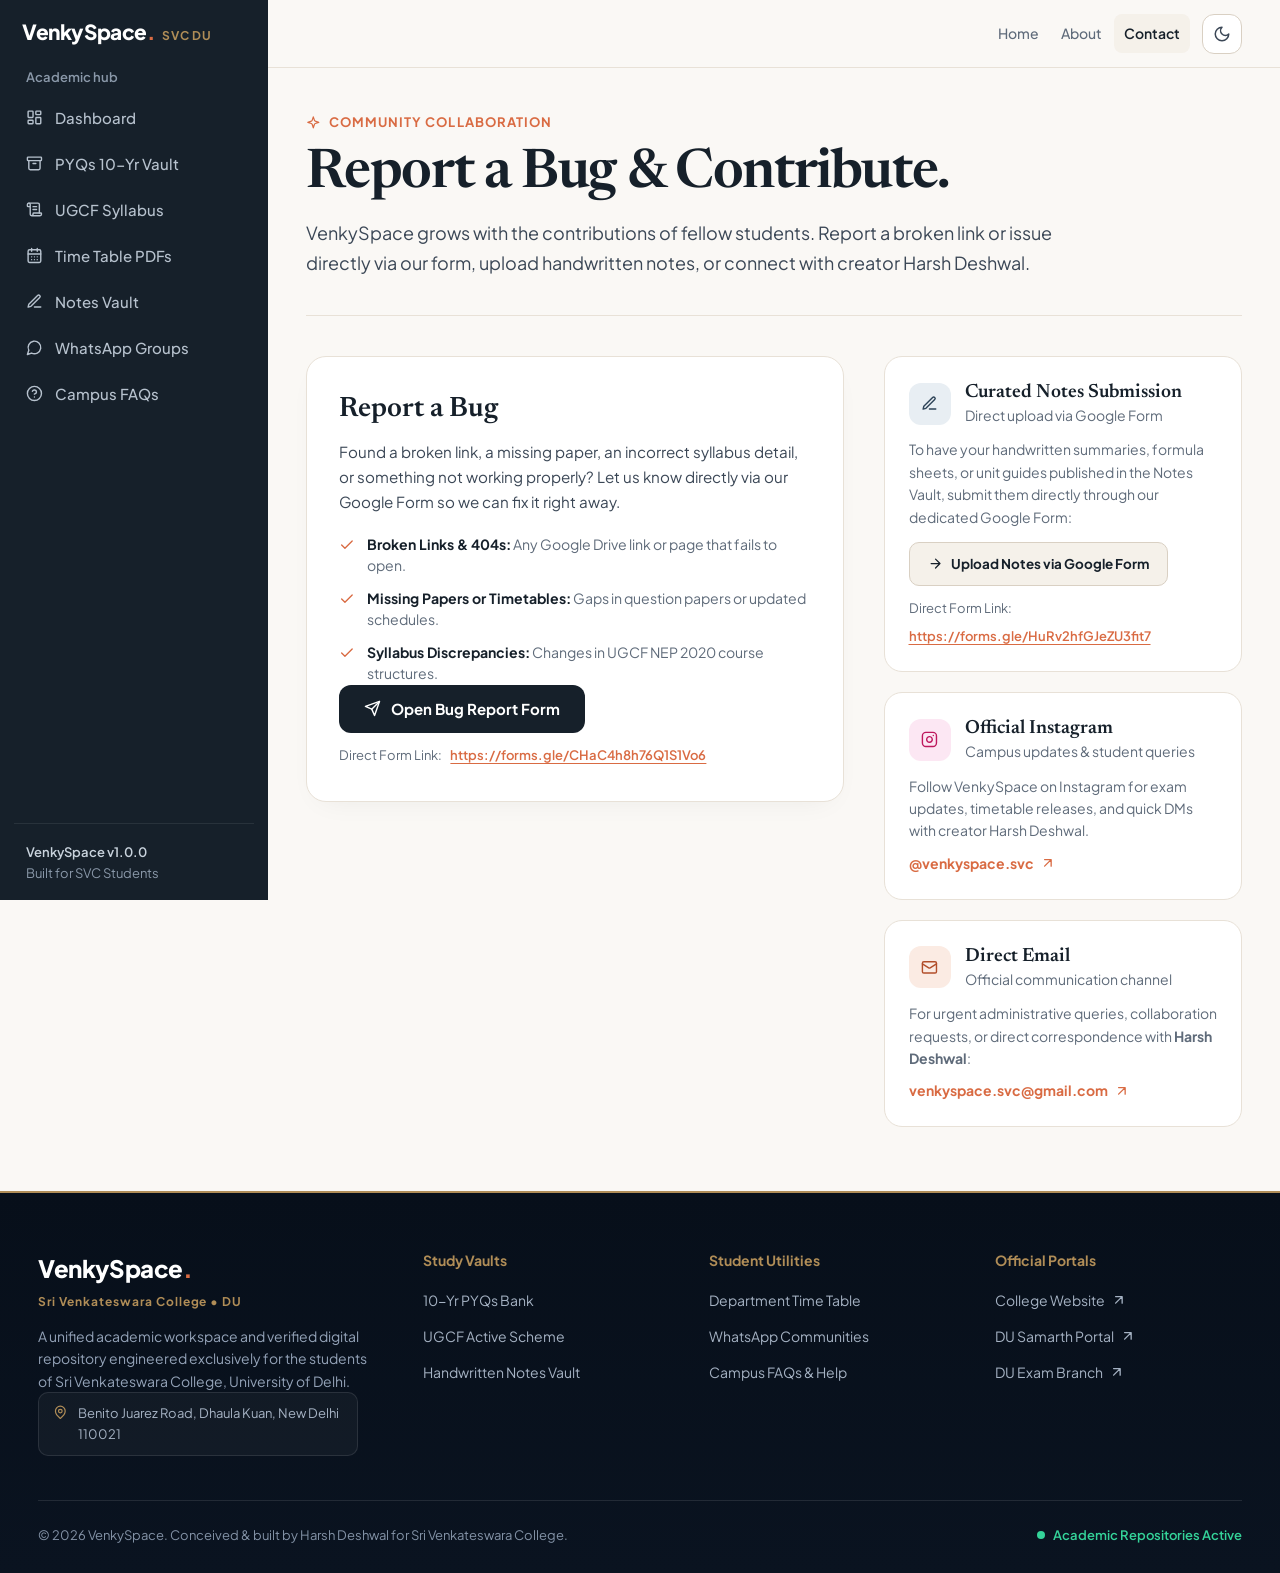
<file: academic-resources/contact.html>
<!DOCTYPE html>
<html lang="en">
<head>
<meta charset="UTF-8">
<meta name="viewport" content="width=device-width, initial-scale=1.0">
<meta name="description" content="Report bugs, submit curated notes via Google Form, follow our Instagram @venkyspace.svc, or connect with creator Harsh Deshwal.">
<meta name="theme-color" content="#16202A">
<title>Report a Bug &amp; Contribute — VenkySpace</title>
<link rel="icon" type="image/x-icon" href="../assets/favicon.ico">
<link rel="preconnect" href="https://fonts.googleapis.com">
<link rel="preconnect" href="https://fonts.gstatic.com" crossorigin>
<link href="https://fonts.googleapis.com/css2?family=Newsreader:opsz,wght@6..72,500..700&family=Plus+Jakarta+Sans:wght@400..800&display=swap" rel="stylesheet">
<style>
:root{--bg:#FAF8F5;--sf:#fff;--sf2:#F5F1EA;--ln:#E8E1D7;--ln2:#D9D0C3;--ink:#16202A;--tx:#3B4756;--mu:#5F6B7A;--co:#D96B43;--gold:#B08D57;--gi:#8A6A36;--t1:#FBEBE3;--t1i:#B24E2A;--t2:#E8EEF3;--t2i:#2D4357;--sb:#FBE9E0;--sl:#D96B43;--si:#8A3A1C;--fc:#C65A33;--bb:#16202A;--bi:#fff;--serif:'Newsreader','Iowan Old Style',Georgia,serif;--sans:'Plus Jakarta Sans',system-ui,-apple-system,'Segoe UI',Roboto,sans-serif;color-scheme:light;
--moon:url("data:image/svg+xml,%3Csvg xmlns='http://www.w3.org/2000/svg' viewBox='0 0 24 24' fill='none' stroke='%23000' stroke-width='2' stroke-linecap='round' stroke-linejoin='round'%3E%3Cpath d='M12 3a6 6 0 0 0 9 9 9 9 0 1 1-9-9z'/%3E%3C/svg%3E");
--sun:url("data:image/svg+xml,%3Csvg xmlns='http://www.w3.org/2000/svg' viewBox='0 0 24 24' fill='none' stroke='%23000' stroke-width='2' stroke-linecap='round' stroke-linejoin='round'%3E%3Ccircle cx='12' cy='12' r='4'/%3E%3Cpath d='M12 2v2M12 20v2M4.9 4.9l1.4 1.4M17.7 17.7l1.4 1.4M2 12h2M20 12h2M6.3 17.7l-1.4 1.4M19.1 4.9l-1.4 1.4'/%3E%3C/svg%3E")}
[data-theme=dark]{--bg:#0F151C;--sf:#172029;--sf2:#1E2933;--ln:#26323E;--ln2:#33414F;--ink:#F3EFE8;--tx:#C9D1DA;--mu:#98A5B3;--gi:#C9A36A;--t1:#3A231B;--t1i:#F0A383;--t2:#1F3041;--t2i:#A9C3DA;--sb:rgba(217,107,67,.2);--sl:#E58A66;--si:#F6C3AE;--fc:#E58A66;--bb:#F3EFE8;--bi:#16202A;color-scheme:dark}
*,*::before,*::after{box-sizing:border-box}
html{background:var(--bg);-webkit-text-size-adjust:100%;scroll-behavior:smooth}
.vs-body{margin:0;background:var(--bg);color:var(--tx);font:400 15px/1.6 var(--sans);-webkit-font-smoothing:antialiased}
.vs-body a{color:inherit;text-decoration:none}
.vs-body h1,.vs-body h2,.vs-body h3,.vs-body p,.vs-body ul{margin:0;padding:0}
.vs-body ul{list-style:none}
.vs-body button,.vs-body input,.vs-body select,.vs-body textarea{font:inherit;color:inherit}
:focus-visible{outline:2px solid var(--fc);outline-offset:2px}
.vs-ic{width:1.125em;height:1.125em;fill:none;stroke:currentColor;stroke-width:2;stroke-linecap:round;stroke-linejoin:round;flex:none}

/* Shell + Sidebar with Custom Scrollbar */
.vs-shell{display:grid;grid-template-columns:268px minmax(0,1fr);align-items:start}
.vs-sidebar{
  --bw:#fff;
  --bg2:var(--gold);
  position:sticky;
  top:0;
  height:100vh;
  height:100dvh;
  overflow-y:auto;
  overflow-x:hidden;
  display:flex;
  flex-direction:column;
  padding:22px 14px 16px;
  background:#16202A;
  color:#B7C2CE;
  z-index:60;
  scrollbar-width:thin;
  scrollbar-color:rgba(255,255,255,.18) transparent;
}
.vs-sidebar::-webkit-scrollbar{width:5px}
.vs-sidebar::-webkit-scrollbar-track{background:transparent}
.vs-sidebar::-webkit-scrollbar-thumb{background:rgba(255,255,255,.18);border-radius:10px}
.vs-sidebar::-webkit-scrollbar-thumb:hover{background:rgba(255,255,255,.32)}

.vs-side-top{display:flex;align-items:center;justify-content:space-between;padding:0 8px 24px}
.vs-brand{display:inline-flex;align-items:baseline;gap:8px;line-height:1}
.vs-brand b{font-weight:800;font-size:1.3rem;letter-spacing:-.02em;color:var(--bw)}
.vs-brand b i{font-style:normal;color:var(--co)}
.vs-brand small{font-size:.75rem;font-weight:700;letter-spacing:.06em;color:var(--bg2)}
.vs-nav-label{padding:0 12px 8px;font-size:.8125rem;font-weight:600;color:#8A98A9}
.vs-nav{display:flex;flex-direction:column;gap:2px}
.vs-nav a{position:relative;display:flex;align-items:center;gap:12px;min-height:44px;padding:0 12px;border-radius:10px;font-weight:500;color:#B7C2CE;transition:background-color .15s,color .15s}
.vs-nav a:hover{background:rgba(255,255,255,.06);color:#fff}
.vs-nav a[aria-current=page]{background:rgba(255,255,255,.1);color:#fff;font-weight:600}
.vs-nav a[aria-current=page]::before{content:"";position:absolute;left:0;top:10px;bottom:10px;width:3px;border-radius:0 3px 3px 0;background:var(--co)}
.vs-nav-more{display:none;margin-top:22px}
.vs-side-foot{margin-top:auto;padding:18px 12px 0;border-top:1px solid rgba(255,255,255,.08);font-size:.8125rem;color:#8A98A9}
.vs-side-foot b{display:block;color:#C9D3DD;font-weight:600}
.vs-side-close{display:none;width:40px;height:40px;align-items:center;justify-content:center;border-radius:10px;border:1px solid rgba(255,255,255,.16);background:transparent;color:#C9D3DD;cursor:pointer}
.vs-backdrop{position:fixed;inset:0;z-index:55;background:rgba(7,15,26,.65);opacity:0;visibility:hidden;transition:opacity .3s,visibility 0s .3s}
.vs-backdrop.on{opacity:1;visibility:visible;transition:opacity .3s}

/* Topbar */
.vs-main{min-width:0}
.vs-topbar{--bw:var(--ink);--bg2:var(--gi);position:sticky;top:0;z-index:50;display:flex;align-items:center;gap:20px;min-height:68px;padding:0 clamp(16px,3vw,40px);background:var(--bg);border-bottom:1px solid var(--ln)}
@supports (background:color-mix(in srgb,red,blue)){.vs-topbar{background:color-mix(in srgb,var(--bg) 90%,transparent);-webkit-backdrop-filter:blur(10px);backdrop-filter:blur(10px)}}
.vs-actions{margin-left:auto;display:flex;align-items:center;gap:6px}
.vs-quick{display:flex;gap:2px;margin-right:6px}
.vs-quick a{padding:8px 10px;border-radius:8px;font-size:.875rem;font-weight:500;color:var(--mu)}
.vs-quick a:hover{color:var(--ink);background:var(--sf2)}
.vs-quick a[aria-current=page]{color:var(--ink);background:var(--sf2);font-weight:600}
.vs-icon-btn{width:40px;height:40px;display:inline-flex;align-items:center;justify-content:center;border-radius:12px;border:1px solid var(--ln2);background:var(--sf);color:var(--ink);cursor:pointer}
.vs-icon-btn:hover{background:var(--sf2)}
.vs-hamburger,.vs-topbar-brand{display:none}
#theme-icon{display:block;width:18px;height:18px;font-size:0;line-height:0;background:currentColor;-webkit-mask:var(--moon) center/contain no-repeat;mask:var(--moon) center/contain no-repeat}
[data-theme=dark] #theme-icon{-webkit-mask-image:var(--sun);mask-image:var(--sun)}

/* Page Content */
.vs-content{max-width:1120px;margin:0 auto;padding:44px clamp(16px,3vw,40px) 64px}
.vs-page-head{padding-bottom:36px;border-bottom:1px solid var(--ln)}
.vs-eyebrow{display:inline-flex;align-items:center;gap:8px;font-size:.8125rem;font-weight:700;letter-spacing:.08em;text-transform:uppercase;color:var(--co);margin-bottom:12px}
.vs-page-head h1{font:600 clamp(2.3rem,4.5vw,3.4rem)/1.08 var(--serif);letter-spacing:-.025em;color:var(--ink);max-width:22ch}
.vs-page-head p{margin-top:14px;font-size:1.125rem;line-height:1.7;color:var(--tx);max-width:62ch}

/* Grid Layout */
.vs-contact-grid{display:grid;grid-template-columns:1.2fr .8fr;gap:40px;align-items:start;margin-top:40px}

/* Enhanced Bug Report Card */
.vs-form-card{
  padding:36px 32px;
  background:var(--sf);
  border:1px solid var(--ln);
  border-radius:20px;
  box-shadow:0 10px 30px -15px rgba(22,32,42,.08);
}
.vs-form-card h2{font:600 1.75rem/1.2 var(--serif);color:var(--ink);margin-bottom:12px}
.vs-form-card>p{font-size:.95rem;color:var(--tx);line-height:1.65;margin-bottom:20px}

.vs-report-list{margin:0 0 26px 0;padding:0;display:flex;flex-direction:column;gap:12px}
.vs-report-item{display:flex;align-items:flex-start;gap:12px;font-size:.88rem;color:var(--mu);line-height:1.5}
.vs-report-item svg{color:var(--co);margin-top:3px;flex-shrink:0}
.vs-report-item strong{color:var(--ink)}

.vs-btn{display:inline-flex;align-items:center;justify-content:center;gap:10px;min-height:48px;padding:0 24px;border-radius:12px;border:1px solid transparent;font-weight:700;font-size:.9375rem;cursor:pointer;transition:all .15s}
.vs-body .vs-btn-primary{background:var(--bb);color:var(--bi)}
.vs-body .vs-btn-primary:hover{opacity:.92;transform:translateY(-1px)}

/* Direct URL display pill */
.vs-direct-url-wrap{
  display:flex;
  align-items:center;
  gap:8px;
  margin-top:12px;
  font-size:.8125rem;
  color:var(--mu);
  word-break:break-all;
  flex-wrap:wrap;
}
.vs-direct-url-wrap a{
  color:var(--co);
  text-decoration:underline;
  text-underline-offset:3px;
  font-weight:600;
}
.vs-direct-url-wrap a:hover{
  color:var(--ink);
}

/* Side Column Cards */
.vs-side-cards{display:flex;flex-direction:column;gap:20px}
.vs-info-card{padding:24px;background:var(--sf);border:1px solid var(--ln);border-radius:18px}
.vs-info-card-top{display:flex;align-items:center;gap:14px;margin-bottom:12px}
.vs-tile{width:42px;height:42px;border-radius:12px;display:grid;place-items:center;background:var(--t1);color:var(--t1i)}
.vs-tile-alt{background:var(--t2);color:var(--t2i)}
.vs-tile-ig{background:#FCE7F3;color:#BE185D}
[data-theme=dark] .vs-tile-ig{background:#3B1728;color:#F472B6}
.vs-info-card h3{font:600 1.2rem/1.2 var(--serif);color:var(--ink)}
.vs-info-card p{font-size:.875rem;line-height:1.6;color:var(--mu)}
.vs-info-card a.vs-direct-link{display:inline-flex;align-items:center;gap:6px;margin-top:10px;font-size:.875rem;font-weight:700;color:var(--co)}
.vs-info-card a.vs-direct-link:hover{text-decoration:underline}

/* Google Form Action Button */
.vs-body .vs-gform-cta{display:inline-flex;align-items:center;gap:8px;margin-top:14px;padding:10px 18px;border-radius:10px;background:var(--sf2);border:1px solid var(--ln2);font-size:.84rem;font-weight:700;color:var(--ink);transition:all .15s}
.vs-body .vs-gform-cta:hover{background:var(--bb);color:var(--bi);border-color:var(--bb)}

/* Footer */
.vs-footer{padding:56px 0 28px;background:linear-gradient(180deg,#070F1A,#0A1320);border-top:2px solid #B08D57;color:#CBD5E1}
.vs-footer-in{max-width:1320px;margin:0 auto;padding:0 clamp(16px,3vw,40px)}
.vs-footer-cols{display:grid;grid-template-columns:1.4fr 1fr 1fr 1fr;gap:40px;margin-bottom:44px}
.vs-footer-brand{font-weight:800;font-size:1.5rem;letter-spacing:-.02em;color:#fff}
.vs-footer-brand i{font-style:normal;color:var(--co)}
.vs-footer-badge{display:block;margin:4px 0 14px;font-size:.75rem;font-weight:700;letter-spacing:.08em;color:#B08D57}
.vs-footer-bio{max-width:340px;margin-bottom:18px;font-size:.875rem;line-height:1.6;color:#94A3B8}
.vs-address{display:flex;gap:10px;max-width:320px;padding:10px 14px;border:1px solid rgba(255,255,255,.1);border-radius:10px;background:rgba(255,255,255,.04);font-size:.8125rem;color:#A5B2C3}
.vs-address .vs-ic{margin-top:2px;color:#B08D57}
.vs-footer h3{margin-bottom:16px;font-size:.875rem;font-weight:700;color:#B08D57}
.vs-footer li+li{margin-top:12px}
.vs-footer li a{display:inline-flex;align-items:center;gap:6px;font-size:.875rem;color:#A5B2C3;transition:color .2s}
.vs-footer li a:hover{color:#E8825C}
.vs-footer-low{display:flex;flex-wrap:wrap;justify-content:space-between;align-items:center;gap:12px;padding-top:24px;border-top:1px solid rgba(255,255,255,.1);font-size:.8125rem;color:#8392A6}
.vs-status{display:inline-flex;align-items:center;gap:8px;font-weight:600;color:#34D399}
.vs-status::before{content:"";width:8px;height:8px;border-radius:50%;background:currentColor}

/* Responsive */
@media (max-width:991px){
.vs-shell{display:block}
.vs-sidebar{position:fixed;inset:0 auto 0 0;width:min(300px,86vw);transform:translateX(-102%);visibility:hidden;transition:transform .3s cubic-bezier(.16,1,.3,1),visibility 0s .3s}
.vs-sidebar.is-open{transform:none;visibility:visible;box-shadow:8px 0 32px rgba(0,0,0,.45);transition:transform .3s cubic-bezier(.16,1,.3,1)}
.vs-side-close{display:inline-flex}
.vs-nav-more{display:block}
.vs-topbar{padding-top:10px;padding-bottom:10px}
.vs-hamburger{display:inline-flex;width:44px;height:44px}
.vs-topbar-brand{display:inline-flex;margin-right:auto}
.vs-contact-grid{grid-template-columns:1fr;gap:32px}
.vs-footer-cols{grid-template-columns:repeat(2,minmax(0,1fr))}
}
@media (max-width:640px){
.vs-content{padding-top:28px}
.vs-form-card{padding:22px 18px}
.vs-footer-cols{grid-template-columns:1fr;gap:32px}
.vs-footer-low{flex-direction:column;align-items:flex-start}
}
@media (prefers-reduced-motion:reduce){html{scroll-behavior:auto}*,*::before,*::after{transition:none!important}}
</style>
<script type="text/javascript">
    (function(c,l,a,r,i,t,y){
        c[a]=c[a]||function(){(c[a].q=c[a].q||[]).push(arguments)};
        t=l.createElement(r);t.async=1;t.src="https://www.clarity.ms/tag/"+i;
        y=l.getElementsByTagName(r)[0];y.parentNode.insertBefore(t,y);
    })(window, document, "clarity", "script", "zaesi27ysh");
</script>
</head>
<body class="vs-body">

<svg width="0" height="0" style="position:absolute" focusable="false" aria-hidden="true"><defs>
<symbol id="i-menu" viewBox="0 0 24 24"><path d="M4 6h16M4 12h16M4 18h16"/></symbol>
<symbol id="i-x" viewBox="0 0 24 24"><path d="M18 6 6 18M6 6l12 12"/></symbol>
<symbol id="i-arrow" viewBox="0 0 24 24"><path d="M5 12h14m-7-7 7 7-7 7"/></symbol>
<symbol id="i-up-right" viewBox="0 0 24 24"><path d="M7 7h10v10M7 17 17 7"/></symbol>
<symbol id="i-book" viewBox="0 0 24 24"><path d="M2 3h6a4 4 0 0 1 4 4v14a3 3 0 0 0-3-3H2zM22 3h-6a4 4 0 0 0-4 4v14a3 3 0 0 1 3-3h7z"/></symbol>
<symbol id="i-vault" viewBox="0 0 24 24"><rect width="20" height="5" x="2" y="3" rx="1"/><path d="M4 8v11a2 2 0 0 0 2 2h12a2 2 0 0 0 2-2V8M10 12h4"/></symbol>
<symbol id="i-scroll" viewBox="0 0 24 24"><path d="M15 12h-5M15 8h-5M19 17V5a2 2 0 0 0-2-2H4"/><path d="M8 21h12a2 2 0 0 0 2-2v-1a1 1 0 0 0-1-1H11a1 1 0 0 0-1 1v1a2 2 0 1 1-4 0V5a2 2 0 1 0-4 0v2a1 1 0 0 0 1 1h3"/></symbol>
<symbol id="i-cal" viewBox="0 0 24 24"><path d="M8 2v4M16 2v4M3 10h18M8 14h.01M12 14h.01M16 14h.01M8 18h.01M12 18h.01M16 18h.01"/><rect width="18" height="18" x="3" y="4" rx="2"/></symbol>
<symbol id="i-pen" viewBox="0 0 24 24"><path d="M12 20h9M16.5 3.5a2.1 2.1 0 0 1 3 3L7 19l-4 1 1-4z"/></symbol>
<symbol id="i-chat" viewBox="0 0 24 24"><path d="M7.9 20A9 9 0 1 0 4 16.1L2 22z"/></symbol>
<symbol id="i-help" viewBox="0 0 24 24"><circle cx="12" cy="12" r="10"/><path d="M9.1 9a3 3 0 0 1 5.8 1c0 2-3 3-3 3M12 17h.01"/></symbol>
<symbol id="i-dash" viewBox="0 0 24 24"><rect width="7" height="9" x="3" y="3" rx="1"/><rect width="7" height="5" x="14" y="3" rx="1"/><rect width="7" height="9" x="14" y="12" rx="1"/><rect width="7" height="5" x="3" y="16" rx="1"/></symbol>
<symbol id="i-info" viewBox="0 0 24 24"><circle cx="12" cy="12" r="10"/><path d="M12 16v-4M12 8h.01"/></symbol>
<symbol id="i-mail" viewBox="0 0 24 24"><rect width="20" height="16" x="2" y="4" rx="2"/><path d="m22 7-8.97 5.7a1.94 1.94 0 0 1-2.06 0L2 7"/></symbol>
<symbol id="i-pin" viewBox="0 0 24 24"><path d="M20 10c0 6-8 12-8 12S4 16 4 10a8 8 0 0 1 16 0z"/><circle cx="12" cy="10" r="3"/></symbol>
<symbol id="i-send" viewBox="0 0 24 24"><path d="m22 2-7 20-4-9-9-4Z"/><path d="M22 2 11 13"/></symbol>
<symbol id="i-check" viewBox="0 0 24 24"><polyline points="20 6 9 17 4 12"/></symbol>
<symbol id="i-sparkles" viewBox="0 0 24 24"><path d="m12 3-1.9 5.8a2 2 0 0 1-1.3 1.3L3 12l5.8 1.9a2 2 0 0 1 1.3 1.3L12 21l1.9-5.8a2 2 0 0 1 1.3-1.3L21 12l-5.8-1.9a2 2 0 0 1-1.3-1.3Z"/></symbol>
<symbol id="i-instagram" viewBox="0 0 24 24"><rect width="20" height="20" x="2" y="2" rx="5" ry="5"/><path d="M16 11.37A4 4 0 1 1 12.63 8 4 4 0 0 1 16 11.37z"/><line x1="17.5" x2="17.51" y1="6.5" y2="6.5"/></symbol>
</defs></svg>

<div class="vs-backdrop" id="sidebar-backdrop" aria-hidden="true"></div>

<div class="vs-shell">

  <!-- SIDEBAR: Relative paths to ../index.html -->
  <aside class="vs-sidebar" id="workspace-sidebar" aria-label="Academic Hub Sidebar">
    <div class="vs-side-top">
      <a href="../index.html" class="vs-brand" aria-label="VenkySpace Home"><b>VenkySpace<i>.</i></b><small>SVC DU</small></a>
      <button class="vs-side-close" id="sidebar-close-btn" type="button" aria-label="Close navigation menu"><svg class="vs-ic"><use href="#i-x"/></svg></button>
    </div>
    <div class="vs-nav-label">Academic hub</div>
    <nav class="vs-nav" aria-label="Academic hub">
      <a href="../index.html"><svg class="vs-ic"><use href="#i-dash"/></svg>Dashboard</a>
      <a href="pyqs.html"><svg class="vs-ic"><use href="#i-vault"/></svg>PYQs 10-Yr Vault</a>
      <a href="syllabus.html"><svg class="vs-ic"><use href="#i-scroll"/></svg>UGCF Syllabus</a>
      <a href="timetable.html"><svg class="vs-ic"><use href="#i-cal"/></svg>Time Table PDFs</a>
      <a href="notes.html"><svg class="vs-ic"><use href="#i-pen"/></svg>Notes Vault</a>
      <a href="officialwagroups.html"><svg class="vs-ic"><use href="#i-chat"/></svg>WhatsApp Groups</a>
      <a href="campusfaq.html"><svg class="vs-ic"><use href="#i-help"/></svg>Campus FAQs</a>
    </nav>
    <div class="vs-nav-more">
      <div class="vs-nav-label">More</div>
      <nav class="vs-nav" aria-label="More">
        <a href="about.html"><svg class="vs-ic"><use href="#i-info"/></svg>About</a>
        <a href="contact.html" aria-current="page"><svg class="vs-ic"><use href="#i-mail"/></svg>Contact</a>
      </nav>
    </div>
    <div class="vs-side-foot"><b>VenkySpace v1.0.0</b>Built for SVC Students</div>
  </aside>

  <div class="vs-main">

    <!-- TOPBAR -->
    <header class="vs-topbar" id="vs-topbar">
      <button class="vs-icon-btn vs-hamburger" id="mobile-hamburger" type="button" aria-label="Open navigation menu" aria-expanded="false" aria-controls="workspace-sidebar"><svg class="vs-ic"><use href="#i-menu"/></svg></button>
      <a href="../index.html" class="vs-brand vs-topbar-brand" aria-label="VenkySpace Home"><b>VenkySpace<i>.</i></b><small>SVC DU</small></a>
      <div class="vs-actions">
        <nav class="vs-quick" aria-label="Quick links">
          <a href="../index.html">Home</a><a href="about.html">About</a><a href="contact.html" aria-current="page">Contact</a>
        </nav>
        <button class="vs-icon-btn theme-toggle-btn" id="theme-toggle" type="button" aria-label="Toggle Theme" title="Switch Theme"><span id="theme-icon">🌙</span></button>
      </div>
    </header>

    <main class="vs-content">

      <!-- PAGE HEADER -->
      <section class="vs-page-head">
        <span class="vs-eyebrow"><svg class="vs-ic"><use href="#i-sparkles"/></svg> Community Collaboration</span>
        <h1>Report a Bug &amp; Contribute.</h1>
        <p>VenkySpace grows with the contributions of fellow students. Report a broken link or issue directly via our form, upload handwritten notes, or connect with creator Harsh Deshwal.</p>
      </section>

      <!-- CONTACT & CONTRIBUTION GRID -->
      <div class="vs-contact-grid">

        <!-- REPORT A BUG (DIRECT GOOGLE FORM) -->
        <section class="vs-form-card" aria-labelledby="form-heading">
          <h2 id="form-heading">Report a Bug</h2>
          <p>Found a broken link, a missing paper, an incorrect syllabus detail, or something not working properly? Let us know directly via our Google Form so we can fix it right away.</p>

          <ul class="vs-report-list">
            <li class="vs-report-item">
              <svg class="vs-ic"><use href="#i-check"/></svg>
              <span><strong>Broken Links &amp; 404s:</strong> Any Google Drive link or page that fails to open.</span>
            </li>
            <li class="vs-report-item">
              <svg class="vs-ic"><use href="#i-check"/></svg>
              <span><strong>Missing Papers or Timetables:</strong> Gaps in question papers or updated schedules.</span>
            </li>
            <li class="vs-report-item">
              <svg class="vs-ic"><use href="#i-check"/></svg>
              <span><strong>Syllabus Discrepancies:</strong> Changes in UGCF NEP 2020 course structures.</span>
            </li>
          </ul>

          <a href="https://forms.gle/CHaC4h8h76Q1S1Vo6" target="_blank" rel="noopener noreferrer" class="vs-btn vs-btn-primary">
            <svg class="vs-ic"><use href="#i-send"/></svg> Open Bug Report Form
          </a>

          <div class="vs-direct-url-wrap">
            <span>Direct Form Link:</span>
            <a href="https://forms.gle/CHaC4h8h76Q1S1Vo6" target="_blank" rel="noopener noreferrer">https://forms.gle/CHaC4h8h76Q1S1Vo6</a>
          </div>
        </section>

        <!-- SIDEBAR INFO & SOCIAL CHANNELS -->
        <aside class="vs-side-cards">
          
          <!-- NOTES SUBMISSION (DIRECT GOOGLE FORM ROUTE) -->
          <div class="vs-info-card">
            <div class="vs-info-card-top">
              <span class="vs-tile vs-tile-alt"><svg class="vs-ic"><use href="#i-pen"/></svg></span>
              <div>
                <h3>Curated Notes Submission</h3>
                <p>Direct upload via Google Form</p>
              </div>
            </div>
            <p>To have your handwritten summaries, formula sheets, or unit guides published in the Notes Vault, submit them directly through our dedicated Google Form:</p>
            <a href="https://forms.gle/HuRv2hfGJeZU3fit7" target="_blank" rel="noopener noreferrer" class="vs-gform-cta">
              <svg class="vs-ic"><use href="#i-arrow"/></svg> Upload Notes via Google Form
            </a>
            <div class="vs-direct-url-wrap">
              <span>Direct Form Link:</span>
              <a href="https://forms.gle/HuRv2hfGJeZU3fit7" target="_blank" rel="noopener noreferrer">https://forms.gle/HuRv2hfGJeZU3fit7</a>
            </div>
          </div>

          <!-- INSTAGRAM CARD -->
          <div class="vs-info-card">
            <div class="vs-info-card-top">
              <span class="vs-tile vs-tile-ig"><svg class="vs-ic"><use href="#i-instagram"/></svg></span>
              <div>
                <h3>Official Instagram</h3>
                <p>Campus updates &amp; student queries</p>
              </div>
            </div>
            <p>Follow VenkySpace on Instagram for exam updates, timetable releases, and quick DMs with creator Harsh Deshwal.</p>
            <a href="https://www.instagram.com/venkyspace.svc/" target="_blank" rel="noopener noreferrer" class="vs-direct-link">
              @venkyspace.svc <svg class="vs-ic"><use href="#i-up-right"/></svg>
            </a>
          </div>

          <!-- DIRECT EMAIL -->
          <div class="vs-info-card">
            <div class="vs-info-card-top">
              <span class="vs-tile"><svg class="vs-ic"><use href="#i-mail"/></svg></span>
              <div>
                <h3>Direct Email</h3>
                <p>Official communication channel</p>
              </div>
            </div>
            <p>For urgent administrative queries, collaboration requests, or direct correspondence with <strong>Harsh Deshwal</strong>:</p>
            <a href="mailto:venkyspace.svc@gmail.com" class="vs-direct-link">venkyspace.svc@gmail.com <svg class="vs-ic"><use href="#i-up-right"/></svg></a>
          </div>

        </aside>

      </div>

    </main>
  </div>
</div>

<!-- FOOTER -->
<footer class="vs-footer">
  <div class="vs-footer-in">
    <div class="vs-footer-cols">
      <div>
        <p class="vs-footer-brand">VenkySpace<i>.</i></p>
        <span class="vs-footer-badge">Sri Venkateswara College • DU</span>
        <p class="vs-footer-bio">A unified academic workspace and verified digital repository engineered exclusively for the students of Sri Venkateswara College, University of Delhi.</p>
        <div class="vs-address"><svg class="vs-ic"><use href="#i-pin"/></svg><span>Benito Juarez Road, Dhaula Kuan, New Delhi 110021</span></div>
      </div>
      <div>
        <h3>Study Vaults</h3>
        <ul>
          <li><a href="pyqs.html">10-Yr PYQs Bank</a></li>
          <li><a href="syllabus.html">UGCF Active Scheme</a></li>
          <li><a href="notes.html">Handwritten Notes Vault</a></li>
        </ul>
      </div>
      <div>
        <h3>Student Utilities</h3>
        <ul>
          <li><a href="timetable.html">Department Time Table</a></li>
          <li><a href="officialwagroups.html">WhatsApp Communities</a></li>
          <li><a href="campusfaq.html">Campus FAQs &amp; Help</a></li>
        </ul>
      </div>
      <div>
        <h3>Official Portals</h3>
        <ul>
          <li><a href="https://www.svc.ac.in" target="_blank" rel="noopener noreferrer">College Website<svg class="vs-ic"><use href="#i-up-right"/></svg></a></li>
          <li><a href="https://slc.uod.ac.in" target="_blank" rel="noopener noreferrer">DU Samarth Portal<svg class="vs-ic"><use href="#i-up-right"/></svg></a></li>
          <li><a href="https://exam.du.ac.in" target="_blank" rel="noopener noreferrer">DU Exam Branch<svg class="vs-ic"><use href="#i-up-right"/></svg></a></li>
        </ul>
      </div>
    </div>
    <div class="vs-footer-low">
      <p>&copy; 2026 VenkySpace. Conceived &amp; built by Harsh Deshwal for Sri Venkateswara College.</p>
      <span class="vs-status">Academic Repositories Active</span>
    </div>
  </div>
</footer>

<script src="../common.js"></script>
<script>
(function () {
  'use strict';
  var $ = function (s, r) { return (r || document).querySelector(s); };
  var $$ = function (s, r) { return [].slice.call((r || document).querySelectorAll(s)); };

  $$('svg.vs-ic').forEach(function (s) { s.setAttribute('aria-hidden', 'true'); });

  /* Mobile navigation drawer */
  var sb = $('#workspace-sidebar'), bd = $('#sidebar-backdrop'), burger = $('#mobile-hamburger'),
      closeBtn = $('#sidebar-close-btn'), mq = window.matchMedia('(max-width:991px)');

  function openDrawer() {
    if (!sb) return;
    sb.classList.add('is-open'); if (bd) bd.classList.add('on');
    if (burger) burger.setAttribute('aria-expanded', 'true');
    document.body.style.overflow = 'hidden';
    if (closeBtn) closeBtn.focus();
  }
  function closeDrawer(refocus) {
    if (!sb) return;
    sb.classList.remove('is-open'); if (bd) bd.classList.remove('on');
    if (burger) burger.setAttribute('aria-expanded', 'false');
    document.body.style.overflow = '';
    if (refocus && burger) burger.focus();
  }
  if (burger) burger.addEventListener('click', openDrawer);
  if (closeBtn) closeBtn.addEventListener('click', function () { closeDrawer(true); });
  if (bd) bd.addEventListener('click', function () { closeDrawer(true); });
  if (sb) {
    $$('a', sb).forEach(function (a) {
      a.addEventListener('click', function () { if (mq.matches) closeDrawer(false); });
    });
  }

  /* Theme toggle fallback */
  var themeToggle = $('#theme-toggle');
  if (themeToggle) {
    var stored = localStorage.getItem('theme') || (window.matchMedia('(prefers-color-scheme: dark)').matches ? 'dark' : 'light');
    if (stored === 'dark') document.documentElement.setAttribute('data-theme', 'dark');

    themeToggle.addEventListener('click', function () {
      var isDark = document.documentElement.getAttribute('data-theme') === 'dark';
      var next = isDark ? 'light' : 'dark';
      document.documentElement.setAttribute('data-theme', next);
      localStorage.setItem('theme', next);
    });
  }
})();
</script>
</body>
</html>
</file>
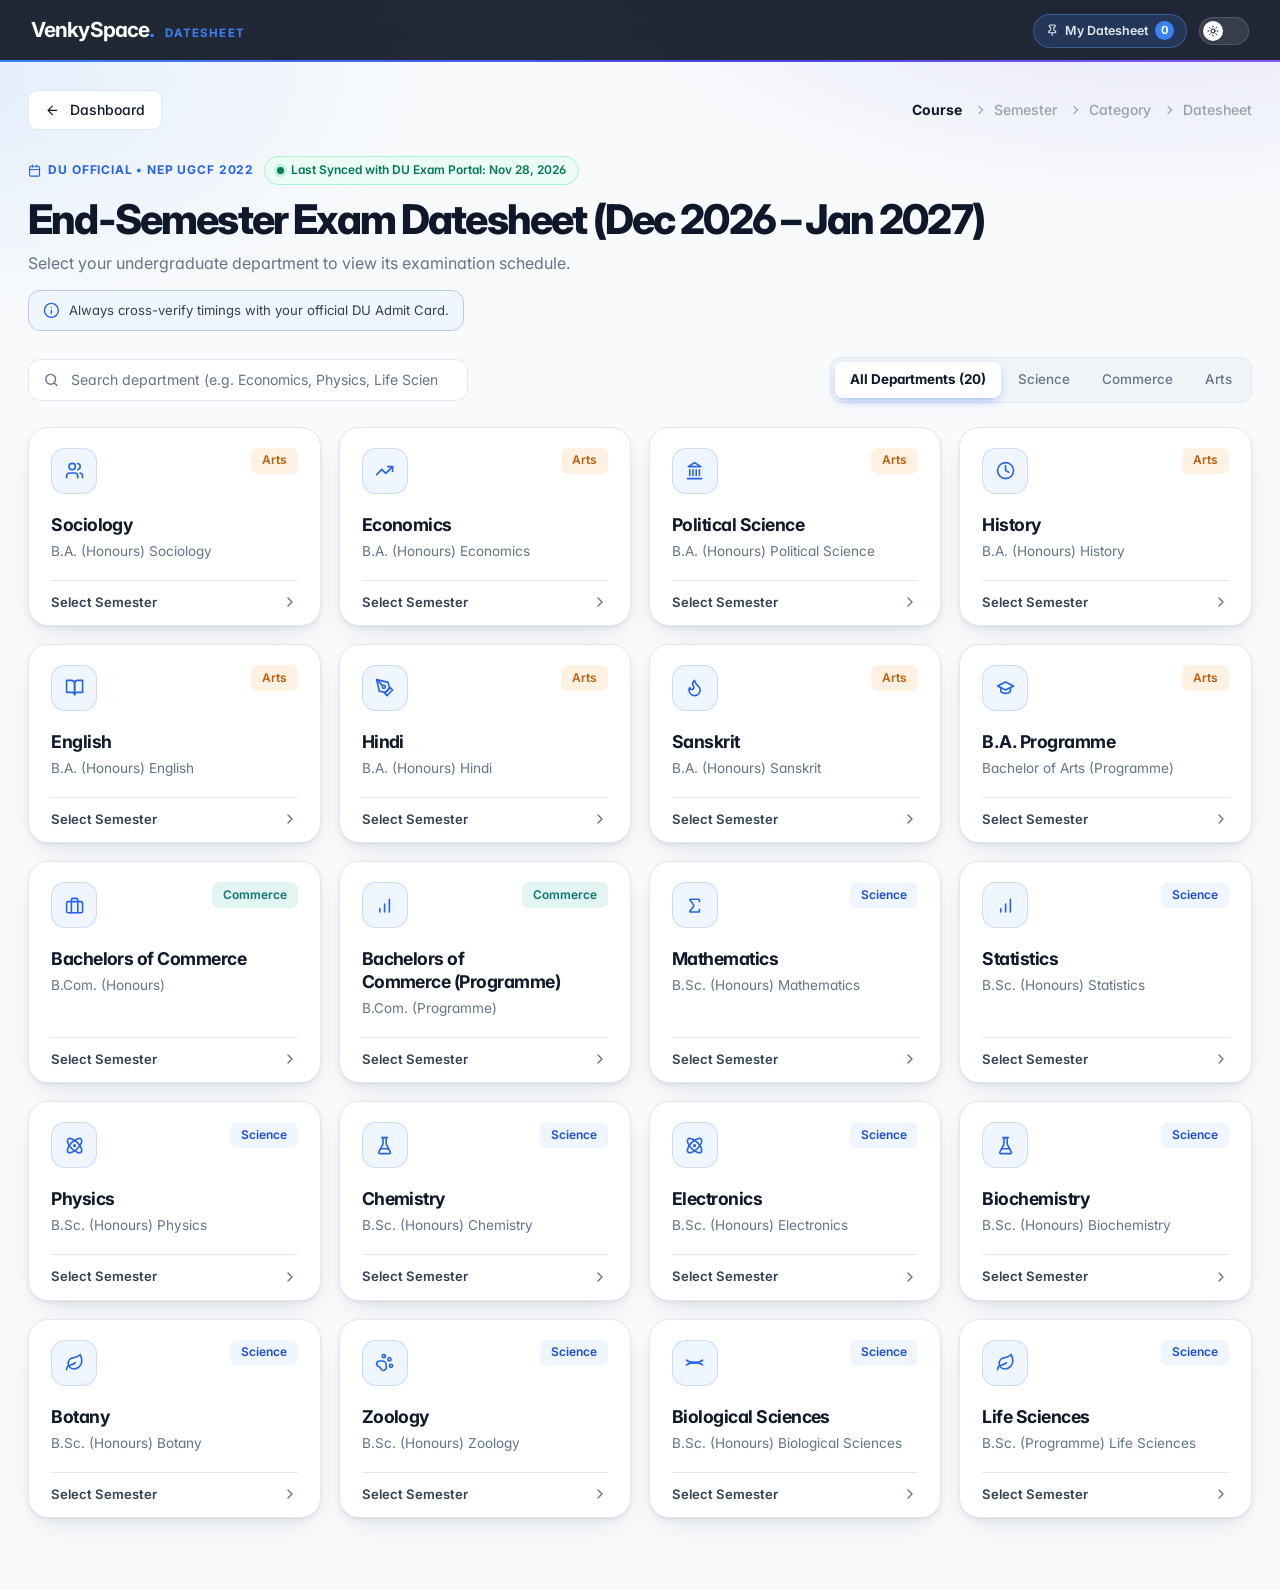
<file: academic-resources/datesheet.html>
<!DOCTYPE html>
<html lang="en">
<head>
    <meta charset="UTF-8">
    <meta name="viewport" content="width=device-width, initial-scale=1.0">
    <title>End-Semester Exam Datesheet — VenkySpace</title>
    <meta name="description" content="Official DU End-Semester Exam Datesheet (Dec 2026 – Jan 2027) for Sri Venkateswara College students.">
    <link rel="icon" type="image/x-icon" href="../assets/favicon.ico">

    <!-- Fonts: Inter, Noto Sans Devanagari & JetBrains Mono -->
    <link rel="preconnect" href="https://fonts.googleapis.com">
    <link rel="preconnect" href="https://fonts.gstatic.com" crossorigin>
    <link href="https://fonts.googleapis.com/css2?family=Inter:wght@400;500;600;700;800&family=JetBrains+Mono:wght@500;600&family=Noto+Sans+Devanagari:wght@400;500;600;700&display=swap" rel="stylesheet">

    <!-- Apply saved theme before first paint -->
    <script>
        (function () {
            try {
                var saved = localStorage.getItem('venky-theme') ||
                    (window.matchMedia('(prefers-color-scheme: dark)').matches ? 'dark' : 'light');
                document.documentElement.setAttribute('data-theme', saved);
            } catch (e) {
                document.documentElement.setAttribute('data-theme', 'light');
            }
        })();
    </script>

    <style>
        /* =====================================================================
           DESIGN TOKENS (VenkySpace Signature Layout • Indigo/Blue Theme)
           ===================================================================== */
        :root {
            --bg:            #F8FAFC;
            --surface:       #FFFFFF;
            --surface-2:     #F1F5F9;
            --ink:           #0F172A;
            --body:          #334155;
            --muted:         #64748B;
            --line:          #E2E8F0;
            --line-strong:   #CBD5E1;

            --accent:        #2563EB;
            --accent-ink:    #1D4ED8;
            --accent-soft:   #EFF6FF;
            --accent-bright: #3B82F6;
            --on-accent:     #FFFFFF;

            --topbar:        #0B1120;

            --arts-fg: #BF5E0B;  --arts-bg: #FFF2E3;
            --com-fg:  #0F766E;  --com-bg:  #E2F5F2;
            --sci-fg:  #1D4ED8;  --sci-bg:  #EFF6FF;

            --green-fg: #047857; --green-bg: #ECFDF5; --green-bd: #A7F3D0;
            --amber-fg: #B45309; --amber-bg: #FFFBEB; --amber-bd: #FDE68A;
            --teal-fg:  #0D9488; --teal-bg:  #F0FDFA;

            --dsc-fg: #1D4ED8; --dsc-bg: #EFF6FF;
            --ge-fg:  #0F766E; --ge-bg:  #F0FDFA;
            --sec-fg: #6D28D9; --sec-bg: #F5F3FF;
            --vac-fg: #BE185D; --vac-bg: #FDF2F8;
            --aec-fg: #C2410C; --aec-bg: #FFF7ED;

            --shadow:        0 1px 2px rgba(15, 23, 42, 0.04), 0 4px 16px rgba(15, 23, 42, 0.04);
            --shadow-hover:  0 2px 4px rgba(15, 23, 42, 0.05), 0 12px 28px rgba(37, 99, 235, 0.10);

            --font: 'Inter', 'Noto Sans Devanagari', system-ui, -apple-system, 'Segoe UI', sans-serif;
            --mono: 'JetBrains Mono', ui-monospace, SFMono-Regular, Menlo, monospace;
            --r-lg: 18px;
            --r-md: 12px;
            --r-sm: 9px;
            --topbar-h: 62px;
            color-scheme: light;
        }

        [data-theme="dark"] {
            --bg:            #090D16;
            --surface:       #111827;
            --surface-2:     #1E293B;
            --ink:           #F8FAFC;
            --body:          #CBD5E1;
            --muted:         #94A3B8;
            --line:          #1E293B;
            --line-strong:   #334155;

            --accent:        #60A5FA;
            --accent-ink:    #93C5FD;
            --accent-soft:   rgba(59, 130, 246, 0.15);
            --accent-bright: #3B82F6;
            --on-accent:     #090D16;

            --topbar:        #050811;

            --arts-fg: #F2A862;  --arts-bg: rgba(242, 168, 98, 0.14);
            --com-fg:  #5EDBCB;  --com-bg:  rgba(94, 219, 203, 0.13);
            --sci-fg:  #93C5FD;  --sci-bg:  rgba(59, 130, 246, 0.15);

            --green-fg: #34D399; --green-bg: rgba(16, 185, 129, 0.13); --green-bd: rgba(16, 185, 129, 0.28);
            --amber-fg: #FBBF24; --amber-bg: rgba(245, 158, 11, 0.14); --amber-bd: rgba(245, 158, 11, 0.28);
            --teal-fg:  #2DD4BF; --teal-bg:  rgba(45, 212, 191, 0.12);

            --dsc-fg: #93C5FD; --dsc-bg: rgba(59, 130, 246, 0.15);
            --ge-fg:  #5EEAD4; --ge-bg:  rgba(20, 184, 166, 0.15);
            --sec-fg: #C4B5FD; --sec-bg: rgba(139, 92, 246, 0.15);
            --vac-fg: #F9A8D4; --vac-bg: rgba(236, 72, 153, 0.15);
            --aec-fg: #FDBA74; --aec-bg: rgba(249, 115, 22, 0.15);

            --shadow:        0 1px 2px rgba(0, 0, 0, 0.3);
            --shadow-hover:  0 12px 30px rgba(0, 0, 0, 0.45);
            color-scheme: dark;
        }

        /* =====================================================================
           BASE
           ===================================================================== */
        *, *::before, *::after { box-sizing: border-box; margin: 0; padding: 0; }
        [hidden] { display: none !important; }
        html { scroll-padding-top: calc(var(--topbar-h) + 16px); }

        body {
            font-family: var(--font);
            background: var(--bg);
            color: var(--body);
            line-height: 1.55;
            min-height: 100vh;
            -webkit-font-smoothing: antialiased;
        }

        a { color: inherit; text-decoration: none; }
        button, input, select { font: inherit; color: inherit; }
        button { background: none; border: 0; cursor: pointer; }
        svg.ic { width: 1em; height: 1em; flex: none; fill: none; stroke: currentColor; stroke-width: 2; stroke-linecap: round; stroke-linejoin: round; }
        :focus-visible { outline: 2px solid var(--accent); outline-offset: 3px; border-radius: 6px; }

        /* =====================================================================
           SIGNATURE TOP BAR
           ===================================================================== */
        .topbar {
            position: sticky; top: 0; z-index: 100;
            height: var(--topbar-h);
            padding: 0 clamp(18px, 2.4vw, 36px);
            display: flex; align-items: center; justify-content: space-between; gap: 12px;
            background: var(--topbar);
            border-bottom: 3px solid var(--accent-bright);
        }

        .brand { display: flex; align-items: baseline; gap: 10px; min-width: 0; }
        .brand-name { font-size: 1.3rem; font-weight: 700; letter-spacing: -0.04em; color: #FFFFFF; line-height: 1; }
        .brand-dot  { color: var(--accent-bright); }
        .brand-sub  { font-size: 0.72rem; font-weight: 700; letter-spacing: 0.1em; text-transform: uppercase; color: var(--accent-bright); line-height: 1; }
        .version-pill {
            display: inline-flex; align-items: center; height: 22px; padding: 0 9px; border-radius: 999px;
            background: rgba(255, 255, 255, 0.10); border: 1px solid rgba(255, 255, 255, 0.16);
            font-size: 0.7rem; font-weight: 600; color: #CBD5E1; white-space: nowrap;
        }

        .topbar-right { display: flex; align-items: center; gap: 12px; }

        .pinned-nav-btn {
            display: inline-flex; align-items: center; gap: 7px;
            height: 34px; padding: 0 12px; border-radius: 999px;
            background: rgba(59, 130, 246, 0.18); border: 1px solid rgba(96, 165, 250, 0.35);
            color: #E2E8F0; font-size: 0.78rem; font-weight: 600;
            transition: background 0.15s, border-color 0.15s, color 0.15s;
        }
        .pinned-nav-btn:hover,
        .pinned-nav-btn[aria-pressed="true"] { background: rgba(59, 130, 246, 0.34); border-color: #60A5FA; color: #FFFFFF; }
        .pinned-nav-btn .pin-count {
            display: inline-flex; align-items: center; justify-content: center;
            min-width: 19px; height: 19px; padding: 0 5px; border-radius: 999px;
            background: var(--accent-bright); color: #FFFFFF; font-size: 0.7rem; font-weight: 700;
        }

        .theme-switch {
            position: relative; width: 50px; height: 28px; border-radius: 999px;
            background: rgba(255, 255, 255, 0.10);
            border: 1px solid rgba(255, 255, 255, 0.14);
            transition: background 0.2s ease; flex: none;
        }
        .theme-switch:hover { background: rgba(255, 255, 255, 0.16); }
        .theme-switch .knob {
            position: absolute; top: 3px; left: 3px; width: 20px; height: 20px; border-radius: 50%;
            background: #FFFFFF; color: #0B1120;
            display: grid; place-items: center; font-size: 12px;
            transition: transform 0.22s ease;
        }
        .theme-switch .knob .ic { grid-area: 1 / 1; }
        .theme-switch .icon-moon { display: none; }
        [data-theme="dark"] .theme-switch .knob { transform: translateX(22px); }
        [data-theme="dark"] .theme-switch .icon-sun  { display: none; }
        [data-theme="dark"] .theme-switch .icon-moon { display: block; }

        /* =====================================================================
           PAGE FRAME, NAV ROW & BREADCRUMBS
           ===================================================================== */
        .page { max-width: 1560px; margin: 0 auto; padding: 28px clamp(16px, 2.2vw, 32px) 72px; }
        .nav-row { display: flex; align-items: center; justify-content: space-between; gap: 16px; flex-wrap: wrap; margin-bottom: 26px; }

        .back-btn {
            display: inline-flex; align-items: center; gap: 10px;
            height: 40px; padding: 0 16px;
            background: var(--surface); border: 1px solid var(--line); border-radius: var(--r-sm);
            font-size: 0.875rem; font-weight: 500; color: var(--ink);
            transition: border-color 0.15s ease, color 0.15s ease;
        }
        .back-btn .ic { font-size: 1.05em; transition: transform 0.15s ease; }
        .back-btn:hover { border-color: var(--accent); color: var(--accent-ink); }
        .back-btn:hover .ic { transform: translateX(-2px); }

        .crumbs { list-style: none; display: flex; align-items: center; flex-wrap: wrap; gap: 4px 2px; font-size: 0.875rem; }
        .crumbs li { display: flex; align-items: center; }
        .crumbs li + li::before {
            content: ""; width: 6px; height: 6px; margin: 0 12px;
            border-top: 1.5px solid var(--muted); border-right: 1.5px solid var(--muted);
            transform: rotate(45deg); opacity: 0.7;
        }
        .crumb { color: var(--muted); font-weight: 500; padding: 4px 0; }
        .crumb[data-state="done"] { color: var(--body); }
        .crumb[data-state="done"]:hover { color: var(--accent-ink); text-decoration: underline; text-underline-offset: 4px; }
        .crumb[data-state="current"] { color: var(--ink); font-weight: 700; cursor: default; }
        .crumb[data-state="todo"] { cursor: default; opacity: 0.65; }

        /* =====================================================================
           HEADER, SYNC PILL & DISCLAIMER
           ===================================================================== */
        .page-head { margin-bottom: 26px; }
        .head-badges { display: flex; align-items: center; flex-wrap: wrap; gap: 10px; margin-bottom: 12px; }

        .eyebrow {
            display: inline-flex; align-items: center; gap: 7px;
            font-size: 0.75rem; font-weight: 700; letter-spacing: 0.07em; text-transform: uppercase;
            color: var(--accent);
        }
        .eyebrow .ic { font-size: 1.1em; }

        .sync-pill {
            display: inline-flex; align-items: center; gap: 7px;
            padding: 4px 12px; border-radius: 999px;
            background: var(--green-bg); border: 1px solid var(--green-bd); color: var(--green-fg);
            font-size: 0.75rem; font-weight: 600;
        }
        .sync-dot {
            width: 7px; height: 7px; border-radius: 50%; background: currentColor;
            box-shadow: 0 0 0 3px rgba(16, 185, 129, 0.20);
        }

        .page-head h1 {
            font-size: clamp(1.6rem, 2.6vw, 2.2rem); line-height: 1.15; font-weight: 800;
            letter-spacing: -0.035em; color: var(--ink); text-wrap: balance;
        }
        .page-head h1:focus { outline: none; }
        .lede { margin-top: 10px; max-width: 66ch; font-size: 0.95rem; color: var(--muted); }

        .disclaimer {
            margin-top: 14px;
            display: inline-flex; align-items: center; gap: 9px;
            padding: 9px 14px; border-radius: var(--r-md);
            background: var(--surface); border: 1px solid var(--line);
            font-size: 0.82rem; color: var(--body);
            box-shadow: var(--shadow);
        }
        .disclaimer .ic { color: var(--accent); font-size: 1.05rem; }

        /* =====================================================================
           SEARCH & FILTER TOOLBARS
           ===================================================================== */
        .toolbar { display: flex; align-items: center; justify-content: space-between; gap: 16px; flex-wrap: wrap; margin-bottom: 24px; }
        .toolbar-panel {
            padding: 14px 16px;
            background: var(--surface); border: 1px solid var(--line); border-radius: var(--r-lg);
            box-shadow: var(--shadow);
        }
        .search { position: relative; flex: 1 1 280px; max-width: 440px; }
        .search .ic { position: absolute; left: 15px; top: 50%; transform: translateY(-50%); font-size: 1.05rem; color: var(--muted); pointer-events: none; }
        .search input {
            width: 100%; height: 42px; padding: 0 16px 0 42px;
            font-size: 0.88rem; color: var(--ink);
            background: var(--surface); border: 1px solid var(--line); border-radius: var(--r-md);
            transition: border-color 0.15s ease, box-shadow 0.15s ease;
        }
        .toolbar-panel .search input { background: var(--bg); }
        .search input::placeholder { color: var(--muted); }
        .search input:hover { border-color: var(--line-strong); }
        .search input:focus { outline: none; border-color: var(--accent); box-shadow: 0 0 0 4px var(--accent-soft); }

        .combo-select-wrap { position: relative; flex: 0 1 280px; min-width: 220px; }
        .combo-select-wrap select {
            width: 100%; height: 42px; padding: 0 34px 0 12px;
            background: var(--bg); border: 1px solid var(--line); border-radius: var(--r-md);
            font-size: 0.84rem; font-weight: 600; color: var(--ink);
            appearance: none; cursor: pointer;
        }
        .combo-select-wrap .ic { position: absolute; right: 12px; top: 50%; transform: translateY(-50%); color: var(--muted); pointer-events: none; }

        .segmented { display: inline-flex; padding: 4px; gap: 2px; background: var(--surface-2); border: 1px solid var(--line); border-radius: var(--r-md); flex-wrap: wrap; }
        .segmented button {
            height: 36px; padding: 0 15px; border-radius: 8px;
            font-size: 0.84rem; font-weight: 500; color: var(--muted); white-space: nowrap;
            transition: color 0.15s ease, background 0.15s ease;
        }
        .segmented button:hover { color: var(--ink); }
        .segmented button[aria-pressed="true"] { background: var(--surface); color: var(--ink); font-weight: 700; box-shadow: 0 1px 3px rgba(15, 23, 42, 0.10); }
        [data-theme="dark"] .segmented button[aria-pressed="true"] { background: var(--line-strong); }

        .quick-pills { display: flex; align-items: center; gap: 6px; flex-wrap: wrap; }
        .quick-pill {
            height: 34px; padding: 0 14px; border-radius: 999px;
            border: 1px solid var(--line); background: var(--bg);
            font-size: 0.8rem; font-weight: 600; color: var(--muted);
            transition: all 0.15s ease;
        }
        .quick-pill:hover { border-color: var(--line-strong); color: var(--ink); }
        .quick-pill[aria-pressed="true"] { background: var(--accent); border-color: var(--accent); color: var(--on-accent); }

        /* =====================================================================
           SIGNATURE BENTO CARD GRID (Steps 1, 2, 3)
           ===================================================================== */
        .grid { display: grid; grid-template-columns: repeat(auto-fill, minmax(255px, 1fr)); gap: 18px; }

        .card {
            display: flex; flex-direction: column; text-align: left; width: 100%;
            padding: 20px 22px 0;
            background: var(--surface); border: 1px solid var(--line); border-radius: var(--r-lg);
            box-shadow: var(--shadow);
            transition: border-color 0.18s ease, box-shadow 0.18s ease, transform 0.18s ease;
        }
        .card:hover { border-color: color-mix(in srgb, var(--accent) 45%, var(--line)); box-shadow: var(--shadow-hover); transform: translateY(-2px); }
        .card:focus-visible { outline-offset: 2px; border-radius: var(--r-lg); }

        .card-top { display: flex; width: 100%; align-items: flex-start; justify-content: space-between; gap: 12px; }
        .card-badges { display: inline-flex; align-items: center; gap: 6px; flex-wrap: wrap; justify-content: flex-end; }
        .tile {
            width: 46px; height: 46px; border-radius: 12px; flex: none;
            display: grid; place-items: center;
            background: var(--accent-soft); color: var(--accent); font-size: 1.2rem;
        }
        .tile.numeral { font-size: 0.95rem; font-weight: 800; letter-spacing: -0.02em; }

        .pill {
            display: inline-flex; align-items: center; height: 26px; padding: 0 11px; border-radius: 7px;
            font-size: 0.75rem; font-weight: 600; white-space: nowrap;
            background: var(--surface-2); color: var(--body);
        }
        .pill.num      { background: var(--accent-soft); color: var(--accent); font-weight: 700; }
        .pill.arts     { background: var(--arts-bg); color: var(--arts-fg); }
        .pill.commerce { background: var(--com-bg);  color: var(--com-fg); }
        .pill.science  { background: var(--sci-bg);  color: var(--sci-fg); }

        .card-body { display: block; width: 100%; margin-top: 20px; padding-bottom: 18px; flex: 1; }
        .card .card-title { display: block; font-size: 1.05rem; line-height: 1.3; font-weight: 700; letter-spacing: -0.02em; color: var(--ink); text-wrap: balance; transition: color 0.18s ease; }
        .card:hover .card-title { color: var(--accent-ink); }
        .card .card-sub { display: block; margin-top: 4px; font-size: 0.85rem; color: var(--muted); }

        .card-foot {
            display: flex; width: 100%; align-items: center; justify-content: space-between;
            padding: 11px 0 13px; border-top: 1px solid var(--line);
        }
        .card-foot-label { font-size: 0.82rem; font-weight: 600; color: var(--body); transition: color 0.18s ease; }
        .card:hover .card-foot-label { color: var(--accent-ink); }
        .card-foot .ic { font-size: 1rem; color: var(--muted); transition: transform 0.18s ease, color 0.18s ease; }
        .card:hover .card-foot .ic { transform: translateX(3px); color: var(--accent); }

        /* =====================================================================
           STEP 4: TIMELINE EXAM CARDS
           ===================================================================== */
        .results-meta {
            display: flex; align-items: center; justify-content: space-between; flex-wrap: wrap; gap: 10px;
            margin-bottom: 14px; font-size: 0.82rem; color: var(--muted);
        }
        .results-meta strong { color: var(--ink); }

        .clash-banner {
            display: flex; align-items: center; gap: 10px;
            padding: 11px 16px; margin-bottom: 14px; border-radius: var(--r-md);
            background: var(--amber-bg); border: 1px solid var(--amber-bd); color: var(--amber-fg);
            font-size: 0.84rem; font-weight: 600;
        }
        .clash-banner .ic { font-size: 1.15rem; flex: none; }

        .btn {
            display: inline-flex; align-items: center; justify-content: center; gap: 7px;
            height: 36px; padding: 0 14px; border-radius: var(--r-sm);
            font-size: 0.82rem; font-weight: 600; white-space: nowrap;
            border: 1px solid var(--line-strong); background: var(--surface); color: var(--ink);
            transition: border-color 0.15s ease, background 0.15s ease, color 0.15s ease, transform 0.15s ease;
        }
        .btn:hover { border-color: var(--accent); color: var(--accent-ink); }
        .btn.primary { background: var(--accent); border-color: var(--accent); color: var(--on-accent); }
        .btn.primary:hover { background: var(--accent-ink); border-color: var(--accent-ink); color: var(--on-accent); }

        .timeline { display: flex; flex-direction: column; gap: 12px; }

        .exam-card {
            display: grid;
            grid-template-columns: 102px minmax(0, 1fr) auto;
            align-items: center;
            gap: 18px;
            padding: 16px 20px;
            background: var(--surface); border: 1px solid var(--line); border-radius: var(--r-lg);
            box-shadow: var(--shadow);
            transition: border-color 0.18s ease, box-shadow 0.18s ease, transform 0.18s ease;
        }
        .exam-card:hover {
            border-color: color-mix(in srgb, var(--accent) 45%, var(--line));
            box-shadow: var(--shadow-hover);
            transform: translateY(-3px);
        }
        .exam-card.is-pinned { border-color: var(--accent); }
        .exam-card.is-past { opacity: 0.65; }

        .date-box {
            display: flex; flex-direction: column; align-items: center; justify-content: center;
            padding: 10px 8px; border-radius: var(--r-md);
            background: var(--accent-soft); border: 1px solid color-mix(in srgb, var(--accent) 22%, transparent);
            text-align: center;
            transition: border-color 0.18s ease, background 0.18s ease, transform 0.18s ease;
        }
        .exam-card:hover .date-box:not(.is-tba) {
            border-color: color-mix(in srgb, var(--accent) 45%, transparent);
            transform: scale(1.02);
        }
        .date-box.is-tba { background: var(--surface-2); border-color: var(--line); }
        .date-day-month { font-size: 1.05rem; font-weight: 800; letter-spacing: -0.02em; color: var(--accent); line-height: 1.15; }
        .date-box.is-tba .date-day-month { color: var(--muted); font-size: 0.9rem; }
        .date-weekday   { margin-top: 3px; font-size: 0.68rem; font-weight: 700; letter-spacing: 0.06em; text-transform: uppercase; color: var(--body); }

        .exam-main { min-width: 0; }
        .exam-title-row { display: flex; align-items: center; gap: 8px; flex-wrap: wrap; }
        .exam-title { font-size: 1.02rem; font-weight: 700; letter-spacing: -0.015em; color: var(--ink); line-height: 1.35; transition: color 0.18s ease; }
        .exam-card:hover .exam-title { color: var(--accent-ink); }

        .exam-sub-row {
            margin-top: 6px; display: flex; align-items: center; flex-wrap: wrap; gap: 8px 14px;
            font-size: 0.8rem; color: var(--muted);
        }

        .upc-badge {
            display: inline-flex; align-items: center;
            padding: 2px 8px; border-radius: 5px;
            background: var(--surface-2); border: 1px solid var(--line);
            font-family: var(--mono); font-size: 0.74rem; font-weight: 600; color: var(--body);
        }

        .shift-item { display: inline-flex; align-items: center; gap: 5px; }
        .exam-course-note { margin-top: 5px; font-size: 0.76rem; color: var(--muted); }

        .exam-right {
            display: flex; flex-direction: column; align-items: flex-end; gap: 10px; flex: none;
        }
        .exam-pills { display: flex; align-items: center; gap: 6px; flex-wrap: wrap; justify-content: flex-end; }

        .cat-badge {
            display: inline-flex; align-items: center; height: 24px; padding: 0 10px; border-radius: 6px;
            font-size: 0.72rem; font-weight: 700; letter-spacing: 0.02em;
        }
        .cat-DSC { background: var(--dsc-bg); color: var(--dsc-fg); }
        .cat-DSE { background: var(--dsc-bg); color: var(--dsc-fg); }
        .cat-GE  { background: var(--ge-bg);  color: var(--ge-fg); }
        .cat-SEC { background: var(--sec-bg); color: var(--sec-fg); }
        .cat-VAC { background: var(--vac-bg); color: var(--vac-fg); }
        .cat-AEC { background: var(--aec-bg); color: var(--aec-fg); }

        .countdown-pill {
            display: inline-flex; align-items: center; height: 24px; padding: 0 10px; border-radius: 6px;
            font-size: 0.74rem; font-weight: 600;
            background: var(--teal-bg); color: var(--teal-fg);
        }
        .countdown-pill.urgent { background: var(--amber-bg); color: var(--amber-fg); }
        .countdown-pill.past,
        .countdown-pill.tba    { background: var(--surface-2); color: var(--muted); }

        .pin-btn {
            display: inline-flex; align-items: center; gap: 6px;
            height: 32px; padding: 0 12px; border-radius: var(--r-sm);
            border: 1px solid var(--line-strong); background: var(--surface); color: var(--ink);
            font-size: 0.78rem; font-weight: 600;
            transition: all 0.15s ease;
        }
        .pin-btn:hover { border-color: var(--accent); color: var(--accent-ink); }
        .pin-btn[aria-pressed="true"] { background: var(--accent); border-color: var(--accent); color: var(--on-accent); }

        .soon-panel {
            grid-column: 1 / -1;
            padding: 46px 28px; text-align: center;
            background: var(--surface); border: 1px dashed var(--line-strong); border-radius: var(--r-lg);
        }
        .soon-panel .tile { margin: 0 auto 16px; width: 52px; height: 52px; font-size: 1.35rem; }
        .soon-panel h3 { font-size: 1.1rem; font-weight: 800; color: var(--ink); letter-spacing: -0.02em; }
        .soon-panel p  { margin: 6px auto 20px; max-width: 46ch; font-size: 0.88rem; color: var(--muted); }

        .pinned-actions-row { display: flex; align-items: center; gap: 8px; flex-wrap: wrap; }

        /* Toast feedback */
        .toast {
            position: fixed; bottom: 24px; left: 50%; z-index: 200;
            transform: translate(-50%, 16px);
            display: inline-flex; align-items: center; gap: 8px;
            padding: 10px 16px; border-radius: 999px;
            background: var(--topbar); color: #F8FAFC;
            border: 1px solid rgba(255, 255, 255, 0.14);
            box-shadow: 0 14px 30px -10px rgba(15, 23, 42, 0.45);
            font-size: 0.82rem; font-weight: 600;
            opacity: 0; pointer-events: none;
            transition: opacity 0.2s ease, transform 0.2s ease;
        }
        .toast.is-visible { opacity: 1; transform: translate(-50%, 0); }

        /* =====================================================================
           PREMIUM THEME LAYER — refinements on top of the base tokens above
           ===================================================================== */
        :root {
            --grad: linear-gradient(135deg, #3B82F6 0%, #4F46E5 100%);
            --lift: 0 1px 1px rgba(15,23,42,.04), 0 2px 6px rgba(15,23,42,.05), 0 14px 32px -12px rgba(15,23,42,.12);
        }
        [data-theme="dark"] { --lift: 0 1px 0 rgba(255,255,255,.03) inset, 0 16px 36px -14px rgba(0,0,0,.6); }
        ::selection { background: color-mix(in srgb, var(--accent) 28%, transparent); }
        html { scrollbar-color: var(--line-strong) transparent; }

        body {
            background:
                radial-gradient(820px 380px at 90% -60px, color-mix(in srgb, #4F46E5 13%, transparent), transparent 70%),
                radial-gradient(720px 340px at -6% 80px, color-mix(in srgb, #3B82F6 11%, transparent), transparent 70%),
                var(--bg);
            background-repeat: no-repeat;
            font-feature-settings: "cv11", "ss01";
        }

        .topbar {
            background: color-mix(in srgb, var(--topbar) 90%, transparent);
            -webkit-backdrop-filter: saturate(150%) blur(14px); backdrop-filter: saturate(150%) blur(14px);
            border-bottom: 1px solid rgba(255,255,255,.07);
        }
        .topbar::after { content: ""; position: absolute; left: 0; right: 0; bottom: -1px; height: 2px; background: linear-gradient(90deg, #3B82F6, #4F46E5 60%, #8B5CF6); }
        .brand-name { font-size: 1.3rem; letter-spacing: -0.04em; }

        .page-head h1 { font-size: clamp(1.85rem, 3.2vw, 2.7rem); letter-spacing: -0.045em; line-height: 1.08; }
        .lede { font-size: 1rem; line-height: 1.6; }
        .disclaimer { background: var(--accent-soft); border-color: color-mix(in srgb, var(--accent) 22%, var(--line)); box-shadow: none; }

        .toolbar-panel, .disclaimer { backdrop-filter: blur(6px); }
        .toolbar-panel { box-shadow: var(--lift); }
        .search input, .combo-select-wrap select { transition: border-color .15s, box-shadow .15s, background .15s; }
        .search input:focus, .combo-select-wrap select:focus { outline: none; border-color: var(--accent); box-shadow: 0 0 0 4px var(--accent-soft); }

        .card { box-shadow: var(--lift); border-radius: 20px; }
        .card:hover { box-shadow: var(--lift), 0 0 0 1px color-mix(in srgb, var(--accent) 40%, transparent); transform: translateY(-3px); }
        .tile { border-radius: 14px; box-shadow: inset 0 0 0 1px color-mix(in srgb, var(--accent) 18%, transparent); transition: background .2s, color .2s, transform .2s; }
        .card:hover .tile { background: var(--grad); color: #fff; box-shadow: none; transform: scale(1.04); }
        .card .card-title { font-size: 1.1rem; letter-spacing: -0.03em; }

        .segmented button[aria-pressed="true"], .quick-pill[aria-pressed="true"] { box-shadow: 0 4px 12px -4px color-mix(in srgb, var(--accent) 60%, transparent); }
        .quick-pill[aria-pressed="true"] { background: var(--grad); border-color: transparent; color: #fff; }

        .btn { border-radius: 10px; height: 38px; box-shadow: 0 1px 2px rgba(15,23,42,.06); }
        .btn.primary { background: var(--grad); border-color: transparent; color: #fff; box-shadow: 0 8px 18px -8px rgba(79,70,229,.75); }
        .btn.primary:hover { background: var(--grad); filter: brightness(1.08); transform: translateY(-1px); color: #fff; }
        .btn.primary:disabled { opacity: .7; cursor: progress; transform: none; }
        #download-png-btn { height: 40px; padding: 0 18px; }
        .btn-whatsapp {
            background: #16A34A; border-color: #16A34A; color: #FFFFFF;
            box-shadow: 0 8px 18px -8px rgba(22, 163, 74, 0.55);
        }
        .btn-whatsapp:hover { background: #15803D; border-color: #15803D; color: #FFFFFF; transform: translateY(-1px); }

        /* Exam cards: category colour stripe, clearer hierarchy & matching hover highlight */
        .timeline { gap: 14px; }
        .exam-card {
            position: relative; overflow: hidden;
            grid-template-columns: 108px minmax(0, 1fr) auto;
            padding: 18px 22px 18px 26px; border-radius: 20px; box-shadow: var(--lift);
        }
        .exam-card::before { content: ""; position: absolute; inset: 0 auto 0 0; width: 5px; background: var(--xc, var(--accent)); transition: width .18s ease; }
        .x-DSC, .x-DSE { --xc: var(--dsc-fg); } .x-GE { --xc: var(--ge-fg); } .x-SEC { --xc: var(--sec-fg); }
        .x-VAC { --xc: var(--vac-fg); } .x-AEC { --xc: var(--aec-fg); }
        .exam-card:hover {
            border-color: color-mix(in srgb, var(--accent) 45%, var(--line));
            box-shadow: var(--lift), 0 0 0 1px color-mix(in srgb, var(--accent) 40%, transparent);
            transform: translateY(-3px);
        }
        .exam-card:hover::before { width: 7px; }
        .exam-card.is-pinned { border-color: var(--accent); box-shadow: var(--lift), 0 0 0 3px var(--accent-soft); }
        .exam-card.is-pinned:hover { box-shadow: var(--lift), 0 0 0 3px color-mix(in srgb, var(--accent) 32%, transparent); }
        .exam-title { font-size: 1.08rem; letter-spacing: -0.025em; }

        .date-box { padding: 12px 8px; border-radius: 14px; background: linear-gradient(170deg, var(--accent-soft), transparent 130%); }
        .date-day-month { font-size: 1.2rem; letter-spacing: -0.035em; font-variant-numeric: tabular-nums; }
        .date-weekday { font-size: 0.64rem; letter-spacing: .08em; }

        .shift-chip {
            display: inline-flex; align-items: center; gap: 7px; height: 26px; padding: 0 11px 0 9px; border-radius: 999px;
            font-size: 0.78rem; font-weight: 600; white-space: nowrap;
        }
        .shift-chip .ic { font-size: 15px; }
        .shift-chip b { font-weight: 700; }
        .shift-chip i { font-style: normal; font-variant-numeric: tabular-nums; opacity: .85; padding-left: 7px; border-left: 1px solid currentColor; border-left-color: color-mix(in srgb, currentColor 30%, transparent); }
        .shift-chip.is-morn { background: var(--amber-bg); color: var(--amber-fg); }
        .shift-chip.is-eve  { background: var(--sec-bg);   color: var(--sec-fg); }

        .pin-btn { border-radius: 10px; height: 34px; }
        .pin-btn[aria-pressed="true"] { background: var(--grad); border-color: transparent; color: #fff; }
        .upc-badge { font-size: 0.72rem; letter-spacing: 0; }
        .soon-panel { border-radius: 22px; }

        /* =====================================================================
           MOBILE RESPONSIVE — MEESHO / REDNOTE 2x2 COMPACT GRID (4 CARDS AT ONCE)
           ===================================================================== */
        @media (max-width: 760px) {
            :root { --topbar-h: 54px; }
            .brand-sub, .version-pill { display: none; }
            .page { padding: 14px 12px 56px; }
            .nav-row { margin-bottom: 12px; gap: 8px; }
            .back-btn { height: 34px; padding: 0 12px; font-size: 0.8rem; }
            .crumbs { font-size: 0.75rem; }
            .crumbs li + li::before { margin: 0 7px; width: 5px; height: 5px; }

            .page-head { margin-bottom: 14px; }
            .head-badges { gap: 6px; margin-bottom: 8px; }
            .eyebrow { font-size: 0.68rem; }
            .sync-pill { font-size: 0.68rem; padding: 3px 9px; }
            .page-head h1 { font-size: 1.32rem; line-height: 1.15; }
            .lede { margin-top: 5px; font-size: 0.82rem; line-height: 1.4; }
            .disclaimer { margin-top: 9px; padding: 7px 11px; font-size: 0.74rem; gap: 7px; border-radius: 10px; }

            .toolbar { gap: 10px; margin-bottom: 14px; }
            .toolbar-panel { padding: 10px; border-radius: 14px; }
            .search { flex: 1 1 100%; max-width: none; }
            .search input { height: 38px; padding: 0 12px 0 36px; font-size: 0.82rem; border-radius: 10px; }
            .search .ic { left: 11px; font-size: 0.95rem; }
            .combo-select-wrap { flex: 1 1 100%; }
            .combo-select-wrap select { height: 38px; font-size: 0.8rem; }

            .segmented { width: 100%; overflow-x: auto; padding: 3px; border-radius: 10px; }
            .segmented button { flex: 1; height: 30px; padding: 0 8px; font-size: 0.72rem; }
            .quick-pills { gap: 5px; }
            .quick-pill { height: 28px; padding: 0 11px; font-size: 0.74rem; }

            /* 2-column Meesho / Rednote style grid for Courses, Semesters & Categories */
            .grid {
                grid-template-columns: repeat(2, minmax(0, 1fr));
                gap: 10px;
            }
            .card {
                padding: 12px 11px 0;
                border-radius: 14px;
                min-width: 0;
            }
            .card:hover { transform: none; }
            .card-top { gap: 6px; align-items: center; }
            .card-badges { gap: 4px; }
            .tile {
                width: 34px; height: 34px;
                border-radius: 10px; font-size: 0.95rem;
            }
            .tile.numeral { font-size: 0.82rem; }
            .pill {
                height: 20px; padding: 0 7px;
                font-size: 0.62rem; border-radius: 6px;
            }
            .card-body { margin-top: 10px; padding-bottom: 10px; }
            .card .card-title {
                font-size: 0.86rem; line-height: 1.24; letter-spacing: -0.02em;
                display: -webkit-box; -webkit-line-clamp: 2; line-clamp: 2; -webkit-box-orient: vertical; overflow: hidden;
            }
            .card .card-sub {
                margin-top: 3px; font-size: 0.69rem; line-height: 1.28;
                display: -webkit-box; -webkit-line-clamp: 2; line-clamp: 2; -webkit-box-orient: vertical; overflow: hidden;
            }
            .card-foot { padding: 7px 0 9px; }
            .card-foot-label { font-size: 0.7rem; }
            .card-foot .ic { font-size: 0.85rem; }

            /* 2-column Meesho / Rednote style grid for Subject Exam Cards */
            .timeline {
                display: grid;
                grid-template-columns: repeat(2, minmax(0, 1fr));
                gap: 10px;
            }
            .exam-card {
                display: flex; flex-direction: column; align-items: stretch; justify-content: space-between;
                gap: 8px;
                padding: 11px 10px 10px 13px;
                border-radius: 14px;
                min-width: 0;
            }
            .exam-card:hover { transform: none; }
            .exam-card::before { width: 4px; }
            .date-box {
                flex-direction: row; justify-content: space-between; align-items: center;
                padding: 5px 8px; border-radius: 8px;
            }
            .date-day-month { font-size: 0.8rem; }
            .date-box.is-tba .date-day-month { font-size: 0.74rem; }
            .date-weekday { margin-top: 0; font-size: 0.56rem; letter-spacing: 0.04em; }

            .exam-title {
                font-size: 0.82rem; line-height: 1.24;
                display: -webkit-box; -webkit-line-clamp: 3; line-clamp: 3; -webkit-box-orient: vertical; overflow: hidden;
            }
            .exam-sub-row { margin-top: 5px; gap: 4px 5px; }
            .upc-badge {
                font-size: 0.61rem; padding: 1px 5px;
                max-width: 100%; overflow: hidden; text-overflow: ellipsis; white-space: nowrap;
            }
            .shift-chip { height: 20px; padding: 0 7px 0 5px; font-size: 0.62rem; gap: 4px; max-width: 100%; }
            .shift-chip .ic { font-size: 11px; }
            .shift-chip i { padding-left: 4px; }
            .exam-course-note {
                margin-top: 4px; font-size: 0.64rem;
                white-space: nowrap; overflow: hidden; text-overflow: ellipsis;
            }

            .exam-right {
                flex-direction: column; align-items: stretch; gap: 6px;
                padding-top: 8px; border-top: 1px solid var(--line); width: 100%;
            }
            .exam-pills { justify-content: space-between; gap: 4px; }
            .cat-badge, .countdown-pill { height: 19px; padding: 0 6px; font-size: 0.6rem; border-radius: 5px; }
            .pin-btn { height: 28px; width: 100%; justify-content: center; font-size: 0.72rem; border-radius: 8px; }

            .pinned-actions-row { width: 100%; }
            .pinned-actions-row .btn { flex: 1 1 auto; height: 36px; padding: 0 10px; font-size: 0.76rem; }
            #download-png-btn, #share-whatsapp-btn { height: 38px; padding: 0 12px; width: 100%; }
        }

        @media (prefers-reduced-motion: no-preference) {
            @keyframes vs-rise { from { opacity: 0; translate: 0 8px; } to { opacity: 1; translate: 0 0; } }
            #timeline > .exam-card { animation: vs-rise .4s cubic-bezier(.2,.7,.2,1) both; }
            #timeline > .exam-card:nth-child(2) { animation-delay: .04s; } #timeline > .exam-card:nth-child(3) { animation-delay: .08s; }
            #timeline > .exam-card:nth-child(4) { animation-delay: .12s; } #timeline > .exam-card:nth-child(n+5) { animation-delay: .16s; }
        }
        @media print {
            :root, [data-theme="dark"] {
                --bg: #FFFFFF; --surface: #FFFFFF; --surface-2: #F1F5F9;
                --ink: #0F172A; --body: #334155; --muted: #64748B;
                --line: #CBD5E1; --line-strong: #94A3B8;
                --accent: #2563EB; --accent-soft: #EFF6FF;
            }
            body { background: #FFFFFF !important; color: #0F172A !important; }
            .topbar, .nav-row, .toolbar, .disclaimer, .pin-btn, .pinned-actions-row, .toast, .req-modal { display: none !important; }
            .page { padding: 0 !important; max-width: 100% !important; }
            .timeline { display: flex !important; flex-direction: column !important; gap: 10px !important; }
            .exam-card {
                display: grid !important;
                grid-template-columns: 102px minmax(0, 1fr) auto !important;
                align-items: center !important;
                gap: 16px !important;
                padding: 14px 18px !important;
                background: #FFFFFF !important;
                box-shadow: none !important;
                break-inside: avoid;
                border: 1px solid #CBD5E1 !important;
                transform: none !important;
                animation: none !important;
            }
            .date-box { flex-direction: column !important; padding: 8px !important; }
            .exam-right { flex-direction: column !important; align-items: flex-end !important; border-top: 0 !important; padding-top: 0 !important; width: auto !important; }
        }
        /* Request Missing Subject Modal */
        .req-modal {
            position: fixed; inset: 0; z-index: 300;
            display: grid; place-items: center; padding: 16px;
            background: rgba(8, 13, 26, 0.72);
            -webkit-backdrop-filter: blur(8px); backdrop-filter: blur(8px);
        }
        .req-box {
            width: 100%; max-width: 440px;
            background: var(--surface); border: 1px solid var(--line);
            border-radius: 20px; padding: 22px;
            box-shadow: 0 24px 54px -12px rgba(15, 23, 42, 0.45);
        }
        .req-head { display: flex; align-items: flex-start; justify-content: space-between; gap: 12px; margin-bottom: 16px; }
        .req-head h2 { font-size: 1.15rem; font-weight: 800; letter-spacing: -0.025em; color: var(--ink); }
        .req-context {
            display: inline-block; margin-top: 4px; padding: 2px 9px; border-radius: 999px;
            background: var(--accent-soft); color: var(--accent-ink);
            font-size: 0.74rem; font-weight: 700;
        }
        .req-close {
            width: 34px; height: 34px; border-radius: 9px; flex: none;
            display: grid; place-items: center; font-size: 1.25rem; color: var(--muted);
            background: var(--surface-2); border: 1px solid var(--line);
        }
        .req-close:hover { color: var(--ink); border-color: var(--line-strong); }
        .req-field { margin-bottom: 14px; }
        .req-field label { display: block; margin-bottom: 6px; font-size: 0.8rem; font-weight: 700; color: var(--ink); }
        .req-field input, .req-field select {
            width: 100%; height: 42px; padding: 0 13px;
            background: var(--bg); border: 1px solid var(--line-strong); border-radius: 10px;
            font-size: 0.88rem; color: var(--ink);
            transition: border-color 0.15s, box-shadow 0.15s;
        }
        .req-field input:focus, .req-field select:focus {
            outline: none; border-color: var(--accent); box-shadow: 0 0 0 4px var(--accent-soft);
        }
        .req-actions { display: flex; justify-content: flex-end; gap: 8px; margin-top: 18px; }
        .req-actions .btn { height: 40px; padding: 0 18px; }
        .req-actions .btn.primary:disabled { opacity: 0.45; cursor: not-allowed; filter: none; transform: none; }
    </style>

    <script type="text/javascript">
        (function(c,l,a,r,i,t,y){
            c[a]=c[a]||function(){(c[a].q=c[a].q||[]).push(arguments)};
            t=l.createElement(r);t.async=1;t.src="https://www.clarity.ms/tag/"+i;
            y=l.getElementsByTagName(r)[0];y.parentNode.insertBefore(t,y);
        })(window, document, "clarity", "script", "zaesi27ysh");
    </script>
</head>
<body>

    <!-- Signature Top Bar -->
    <header class="topbar">
        <a href="../index.html" class="brand" aria-label="VenkySpace home">
            <span class="brand-name">VenkySpace<span class="brand-dot">.</span></span>
            <span class="brand-sub">Datesheet</span>
        </a>

        <div class="topbar-right">
            <button type="button" class="pinned-nav-btn" id="open-pinned-btn" aria-pressed="false" title="View My Personal Datesheet">
                <svg class="ic" viewBox="0 0 24 24"><path d="M12 17v5"/><path d="M9 10.76a2 2 0 0 1-1.11 1.79l-1.78.9A2 2 0 0 0 5 15.24V16a1 1 0 0 0 1 1h12a1 1 0 0 0 1-1v-.76a2 2 0 0 0-1.11-1.79l-1.78-.9A2 2 0 0 1 15 10.76V7a1 1 0 0 1 1-1 2 2 0 0 0 0-4H8a2 2 0 0 0 0 4 1 1 0 0 1 1 1z"/></svg>
                <span>My Datesheet</span>
                <span class="pin-count" id="top-pin-count">0</span>
            </button>

            <button class="theme-switch" id="theme-toggle" type="button" role="switch" aria-checked="false" aria-label="Dark mode" title="Switch theme">
                <span class="knob">
                    <svg class="ic icon-sun" viewBox="0 0 24 24" aria-hidden="true"><circle cx="12" cy="12" r="4"/><path d="M12 2v2M12 20v2M4.93 4.93l1.41 1.41M17.66 17.66l1.41 1.41M2 12h2M20 12h2M6.34 17.66l-1.41 1.41M19.07 4.93l-1.41 1.41"/></svg>
                    <svg class="ic icon-moon" viewBox="0 0 24 24" aria-hidden="true"><path d="M12 3a6 6 0 0 0 9 9 9 9 0 1 1-9-9Z"/></svg>
                </span>
            </button>
        </div>
    </header>

    <main class="page">

        <!-- Back button & 4-Step Breadcrumb Progress Bar -->
        <div class="nav-row">
            <button class="back-btn" id="nav-back-btn" type="button">
                <svg class="ic" viewBox="0 0 24 24" aria-hidden="true"><path d="m12 19-7-7 7-7M19 12H5"/></svg>
                <span id="back-label">Dashboard</span>
            </button>

            <nav aria-label="Datesheet selection steps">
                <ol class="crumbs" id="crumbs"></ol>
            </nav>
        </div>

        <!-- Context Header -->
        <header class="page-head">
            <div class="head-badges">
                <p class="eyebrow">
                    <svg class="ic" viewBox="0 0 24 24" aria-hidden="true"><rect width="18" height="18" x="3" y="4" rx="2"/><path d="M16 2v4M8 2v4M3 10h18"/></svg>
                    <span>DU Official &bull; NEP UGCF 2022</span>
                </p>
                <span class="sync-pill">
                    <span class="sync-dot" aria-hidden="true"></span>
                    Last Synced with DU Exam Portal: Nov 28, 2026
                </span>
            </div>

            <h1 id="view-title" tabindex="-1">End-Semester Exam Datesheet (Dec 2026 – Jan 2027)</h1>
            <p class="lede" id="view-subtitle">Select your undergraduate department to view its examination schedule.</p>

            <div class="disclaimer" role="note">
                <svg class="ic" viewBox="0 0 24 24" aria-hidden="true"><circle cx="12" cy="12" r="10"/><path d="M12 16v-4M12 8h.01"/></svg>
                <span>Always cross-verify timings with your official DU Admit Card.</span>
            </div>
        </header>

        <!-- STEP 1: SELECT YOUR COURSE (With Search + Stream Filter) -->
        <section id="screen-courses" aria-label="Select course">
            <div class="toolbar">
                <div class="search">
                    <svg class="ic" viewBox="0 0 24 24" aria-hidden="true"><circle cx="11" cy="11" r="7"/><path d="m20 20-3.5-3.5"/></svg>
                    <input type="search" id="course-search-input" placeholder="Search department (e.g. Economics, Physics, Life Sciences)" aria-label="Search courses" autocomplete="off">
                </div>

                <div class="segmented" id="stream-filter" role="group" aria-label="Filter by stream">
                    <button type="button" data-stream="all" aria-pressed="true" id="chip-all">All Departments</button>
                    <button type="button" data-stream="Science" aria-pressed="false">Science</button>
                    <button type="button" data-stream="Commerce" aria-pressed="false">Commerce</button>
                    <button type="button" data-stream="Arts" aria-pressed="false">Arts</button>
                </div>
            </div>

            <div class="grid" id="courses-grid"></div>
        </section>

        <!-- STEP 2: SELECT YOUR SEMESTER -->
        <section id="screen-semesters" aria-label="Select semester" hidden>
            <div class="grid" id="semesters-grid"></div>
        </section>

        <!-- STEP 3: SELECT PAPER CATEGORY -->
        <section id="screen-categories" aria-label="Select paper category" hidden>
            <div class="grid" id="categories-grid"></div>
        </section>

        <!-- STEP 4: FILTERED DATESHEET VIEW (OR MY PERSONAL DATESHEET) -->
        <section id="screen-datesheet" aria-label="Exam datesheet" hidden>
            <div class="toolbar toolbar-panel" id="datesheet-toolbar">
                <div class="search">
                    <svg class="ic" viewBox="0 0 24 24" aria-hidden="true"><circle cx="11" cy="11" r="7"/><path d="m20 20-3.5-3.5"/></svg>
                    <input type="search" id="search-input" placeholder="Search Subject Name or 10-digit Paper Code (UPC)..." aria-label="Search by subject name or UPC" autocomplete="off">
                </div>

                <div class="combo-select-wrap" id="ba-combo-filter-wrap" hidden>
                    <select id="ba-combo-select" aria-label="Filter B.A. Programme Major-Minor combination">
                        <option value="All">All Major-Minor Combinations</option>
                    </select>
                    <svg class="ic" viewBox="0 0 24 24"><path d="m6 9 6 6 6-6"/></svg>
                </div>

                <div class="quick-pills" id="quick-category-pills" role="group" aria-label="Category filter">
                    <button type="button" class="quick-pill" data-cat="DSC" aria-pressed="true">DSC</button>
                    <button type="button" class="quick-pill" data-cat="DSE" aria-pressed="false">DSE</button>
                    <button type="button" class="quick-pill" data-cat="GE" aria-pressed="false">GE</button>
                    <button type="button" class="quick-pill" data-cat="SEC" aria-pressed="false">SEC</button>
                    <button type="button" class="quick-pill" data-cat="VAC" aria-pressed="false">VAC</button>
                    <button type="button" class="quick-pill" data-cat="AEC" aria-pressed="false">AEC</button>
                </div>
            </div>

         <div class="results-meta">
                <span id="results-count">Showing <strong>0</strong> exams</span>
                <button type="button" class="btn" id="request-subject-btn" hidden>+ Request Missing Subject</button>
                <div class="pinned-actions-row" id="pinned-actions-row" hidden>
                    <button type="button" class="btn primary" id="download-png-btn">
                        <svg class="ic" viewBox="0 0 24 24"><path d="M21 15v4a2 2 0 0 1-2 2H5a2 2 0 0 1-2-2v-4"/><polyline points="7 10 12 15 17 10"/><line x1="12" y1="15" x2="12" y2="3"/></svg>
                        Save PNG
                    </button>
                    <button type="button" class="btn btn-whatsapp" id="share-whatsapp-btn">
                        <svg class="ic" viewBox="0 0 24 24"><path d="M7.9 20A9 9 0 1 0 4 16.1L2 22Z"/></svg>
                        Share on WhatsApp
                    </button>
                    <button type="button" class="btn" id="copy-schedule-btn">
                        <svg class="ic" viewBox="0 0 24 24"><rect width="14" height="14" x="8" y="8" rx="2"/><path d="M4 16c-1.1 0-2-.9-2-2V4c0-1.1.9-2 2-2h10c1.1 0 2 .9 2 2"/></svg>
                        Copy Text
                    </button>
                    <button type="button" class="btn" id="print-btn">
                        <svg class="ic" viewBox="0 0 24 24"><polyline points="6 9 6 2 18 2 18 9"/><path d="M6 18H4a2 2 0 0 1-2-2v-5a2 2 0 0 1 2-2h16a2 2 0 0 1 2 2v5a2 2 0 0 1-2 2h-2"/><rect width="12" height="8" x="6" y="14"/></svg>
                        Print / PDF
                    </button>
                    <button type="button" class="btn" id="clear-pins-btn">Clear Pins</button>
                </div>
            </div>

            <div class="clash-banner" id="clash-banner" role="alert" hidden>
                <svg class="ic" viewBox="0 0 24 24"><path d="m21.73 18-8-14a2 2 0 0 0-3.48 0l-8 14A2 2 0 0 0 4 21h16a2 2 0 0 0 1.73-3Z"/><path d="M12 9v4M12 17h.01"/></svg>
                <span id="clash-banner-text"></span>
            </div>

            <div class="timeline" id="timeline"></div>
        </section>

    </main>
    <!-- Request Missing Subject Modal -->
    <div class="req-modal" id="req-modal" role="dialog" aria-modal="true" aria-labelledby="req-modal-title" hidden>
        <div class="req-box">
            <div class="req-head">
                <div>
                    <h2 id="req-modal-title">Request Missing Subject</h2>
                    <span class="req-context" id="req-context-badge"></span>
                </div>
                <button type="button" class="req-close" id="req-close-btn" aria-label="Close">&times;</button>
            </div>

            <form id="req-form" novalidate>
                <div class="req-field">
                    <label for="req-subject-input">Subject Name *</label>
                    <input type="text" id="req-subject-input" placeholder="e.g. Money and Banking" required autocomplete="off">
                </div>

                <div class="req-field">
                    <label for="req-semester-select">Semester *</label>
                    <select id="req-semester-select" required>
                        <option value="" disabled selected>Select Semester...</option>
                        <option value="Semester I">Semester I</option>
                        <option value="Semester III">Semester III</option>
                        <option value="Semester V">Semester V</option>
                    </select>
                </div>

                <div class="req-actions">
                    <button type="button" class="btn" id="req-cancel-btn">Cancel</button>
                    <button type="submit" class="btn primary" id="req-submit-btn" disabled>Submit Request</button>
                </div>
            </form>
        </div>
    </div>

    <div class="toast" id="toast" role="status" aria-live="polite"></div>

    <script>
    /* #########################################################################
       =========================================================================
       EASY EDIT ZONE — HOW TO CHANGE ANY EXAM DATE IN 10 SECONDS
       =========================================================================
       1. Press Ctrl + F and type the Subject Name or Department Name.
       2. Every subject is on ONE line like:
          { subject: "Algebra", date: "2026-12-08", shift: "M", upc: "2352011101", revised: false }
       3. Change date:    type "YYYY-MM-DD" inside date: "" (or "" for Date TBA)
       4. Change shift:   type "M" for Morning  (starts 9:30 AM)
                            or "E" for Evening  (starts 2:30 PM)
                            (upper or lower case both work: m / M / e / E)
       5. Change code:    type 10-digit UPC inside upc: ""
       6. For DSE papers in COURSE_SUBJECTS, add cat: "DSE"
       ######################################################################### */

        /* Only the START time is shown (SEC / VAC papers can be 1 or 2 hours long). Edit times here. */
        const SHIFTS = {
            M: { order: 0, name: "Morning", start: "9:30 AM",
                 icon: "M12 2v2M12 20v2M4.93 4.93l1.41 1.41M17.66 17.66l1.41 1.41M2 12h2M20 12h2M6.34 17.66l-1.41 1.41M19.07 4.93l-1.41 1.41M16 12a4 4 0 1 1-8 0 4 4 0 0 1 8 0z" },
            E: { order: 1, name: "Evening", start: "2:30 PM",
                 icon: "M12 10V2M4.93 10.93l1.41 1.41M2 18h2M20 18h2M19.07 10.93l-1.41 1.41M22 22H2M16 6l-4 4-4-4M16 18a4 4 0 0 0-8 0" }
        };

        // Accepts m / M / e / E (also "A" or "Evening"); empty falls back to Morning.
        function resolveShift(raw) {
            const c = String(raw || '').trim().charAt(0).toUpperCase();
            const key = (c === 'E' || c === 'A') ? 'E' : 'M';
            const s = SHIFTS[key];
            return { shiftKey: key, shiftName: s.name, shiftTime: s.start, shift: `${s.name} · ${s.start}` };
        }

        const COURSES_LIST = [
            { name: "Sociology",                         key: "Sociology",            degree: "B.A. (Honours) Sociology",             stream: "Arts",     icon: "users" },
            { name: "Economics",                         key: "Economics",            degree: "B.A. (Honours) Economics",             stream: "Arts",     icon: "trend" },
            { name: "Political Science",                 key: "Political Science",    degree: "B.A. (Honours) Political Science",     stream: "Arts",     icon: "landmark" },
            { name: "History",                           key: "History",              degree: "B.A. (Honours) History",               stream: "Arts",     icon: "clock" },
            { name: "English",                           key: "English",              degree: "B.A. (Honours) English",               stream: "Arts",     icon: "book" },
            { name: "Hindi",                             key: "Hindi",                degree: "B.A. (Honours) Hindi",                 stream: "Arts",     icon: "pen" },
            { name: "Sanskrit",                          key: "Sanskrit",             degree: "B.A. (Honours) Sanskrit",              stream: "Arts",     icon: "flame" },
            { name: "B.A. Programme",                    key: "B.A. Programme",       degree: "Bachelor of Arts (Programme)",         stream: "Arts",     icon: "cap" },
            { name: "Bachelors of Commerce",             key: "Commerce (Honours)",   degree: "B.Com. (Honours)",                     stream: "Commerce", icon: "briefcase" },
            { name: "Bachelors of Commerce (Programme)", key: "Commerce (Programme)", degree: "B.Com. (Programme)",                   stream: "Commerce", icon: "bars" },
            { name: "Mathematics",                       key: "Mathematics",          degree: "B.Sc. (Honours) Mathematics",          stream: "Science",  icon: "sigma" },
            { name: "Statistics",                        key: "Statistics",           degree: "B.Sc. (Honours) Statistics",           stream: "Science",  icon: "bars" },
            { name: "Physics",                           key: "Physics",              degree: "B.Sc. (Honours) Physics",              stream: "Science",  icon: "atom" },
            { name: "Chemistry",                         key: "Chemistry",            degree: "B.Sc. (Honours) Chemistry",            stream: "Science",  icon: "flask" },
            { name: "Electronics",                       key: "Electronics",          degree: "B.Sc. (Honours) Electronics",          stream: "Science",  icon: "atom" },
            { name: "Biochemistry",                      key: "Biochemistry",         degree: "B.Sc. (Honours) Biochemistry",         stream: "Science",  icon: "flask" },
            { name: "Botany",                            key: "Botany",               degree: "B.Sc. (Honours) Botany",               stream: "Science",  icon: "leaf" },
            { name: "Zoology",                           key: "Zoology",              degree: "B.Sc. (Honours) Zoology",              stream: "Science",  icon: "paw" },
            { name: "Biological Sciences",               key: "Biological Sciences",  degree: "B.Sc. (Honours) Biological Sciences",  stream: "Science",  icon: "dna" },
            { name: "Life Sciences",                     key: "Life Sciences",        degree: "B.Sc. (Programme) Life Sciences",      stream: "Science",  icon: "leaf" }
        ];

        const BA_PROGRAMME_COMBOS = [
            { title: "Tamil + Political Science",     major: "Tamil",     minor: "Political Science" },
            { title: "Tamil + History",               major: "Tamil",     minor: "History" },
            { title: "Telugu + Political Science",    major: "Telugu",    minor: "Political Science" },
            { title: "Telugu + History",              major: "Telugu",    minor: "History" },
            { title: "Hindi + Sociology",             major: "Hindi",     minor: "Sociology" },
            { title: "Sanskrit + History",            major: "Sanskrit",  minor: "History" },
            { title: "English + Economics",           major: "English",   minor: "Economics" },
            { title: "History + Political Science",   major: "History",   minor: "Political Science" },
            { title: "Economics + Mathematics",       major: "Economics", minor: "Mathematics" },
            { title: "Economics + Statistics",        major: "Economics", minor: "Statistics" }
        ];

        const SEMESTERS_LIST = [
            { id: "Semester I",   roman: "I",   year: "Year 1", desc: "Odd Semester • Dec 2026 Examinations" },
            { id: "Semester III", roman: "III", year: "Year 2", desc: "Odd Semester • Dec 2026 – Jan 2027" },
            { id: "Semester V",   roman: "V",   year: "Year 3", desc: "Odd Semester • Dec 2026 – Jan 2027" },
            { id: "Semester VII", roman: "VII", year: "Year 4", desc: "4th Year Honours • Research & Core" }
        ];

        const CATEGORIES_LIST = [
            { id: "DSC", num: "01", badge: "Core",       badgeClass: "num", title: "DSC (Core)",                sub: "Department Core Papers",                foot: "View Core Exams",     icon: "layers" },
            { id: "DSE", num: "02", badge: "Elective",   badgeClass: "num", title: "DSE (Elective)",            sub: "Department Elective Papers",            foot: "View Elective Exams", icon: "layers" },
            { id: "GE",  num: "03", badge: "Minor",      badgeClass: "num", title: "GE (Generic Elective)",     sub: "Common College-Wide Generic Electives", foot: "View GE Exams",       icon: "globe" },
            { id: "SEC", num: "04", badge: "Skill",      badgeClass: "num", title: "SEC (Skill Enhancement)",   sub: "Applied Practical & Skill Papers",      foot: "View SEC Exams",      icon: "star" },
            { id: "VAC", num: "05", badge: "Value",      badgeClass: "num", title: "VAC (Value Addition)",      sub: "Ethics, Culture & Wellness Papers",     foot: "View VAC Exams",      icon: "heart" },
            { id: "AEC", num: "06", badge: "EVS / Lang", badgeClass: "num", title: "AEC (Ability Enhancement)", sub: "EVS & Indian Language Papers",          foot: "View AEC Exams",      icon: "shield" }
        ];

        /* =====================================================================
           SECTION A: HONOURS & PROGRAMME CORE + ELECTIVE PAPERS (DSC & DSE)
           ===================================================================== */
        const COURSE_SUBJECTS = {

            // 1. SOCIOLOGY (B.A. Honours)
            "Sociology": {
                "Semester I": [
                    { subject: "Introduction to Sociology",        date: "2026-12-07", shift: "M", upc: "2302101101", revised: false },
                    { subject: "Sociology of India-I",             date: "2026-12-11", shift: "M", upc: "2302101102", revised: false },
                    { subject: "Sociological Research Methods",    date: "2026-12-14", shift: "M", upc: "2302101103", revised: false }
                ],
                "Semester III": [
                    { subject: "Sociology of India-II",            date: "2026-12-08", shift: "M", upc: "2302102301", revised: false },
                    { subject: "Political Sociology",              date: "2026-12-10", shift: "M", upc: "2302102302", revised: false },
                    { subject: "Sociology of Religion",            date: "2026-12-15", shift: "M", upc: "2302102303", revised: false }
                ],
                "Semester V": [
                    { subject: "Sociological Thinkers -II",        date: "2026-12-04", shift: "M", upc: "2302103501", revised: false },
                    { subject: "Sociological Research Methods",    date: "2026-12-09", shift: "M", upc: "2302103502", revised: false },
                    { subject: "Understanding Ethnographies",      date: "2026-12-12", shift: "M", upc: "2302103503", revised: false },
                    { subject: "Sociology and Social Policy",      date: "2026-12-16", shift: "M", upc: "2303100009", revised: false, cat: "DSE" }
                ],
                "Semester VII": []
            },

            // 2. ECONOMICS (B.A. Honours)
            "Economics": {
                "Semester I": [
                    { subject: "Introductory Microeconomics",                     date: "2026-12-07", shift: "M", upc: "2272101101", revised: false },
                    { subject: "Introductory Mathematical Methods for Economics", date: "2026-12-11", shift: "M", upc: "2272101102", revised: false },
                    { subject: "Introductory Statistics for Economics",           date: "2026-12-14", shift: "M", upc: "2272101103", revised: false }
                ],
                "Semester III": [
                    { subject: "Intermediate Microeconomics I : Behavioral Foundations of Market Interactions",   date: "2026-12-08", shift: "M", upc: "2272102301", revised: false },
                    { subject: "Intermediate Macroeconomics I : Foundations of Aggregate Income Determination",   date: "2026-12-10", shift: "M", upc: "2272102302", revised: false },
                    { subject: "Advanced Mathematical Methods for Economics",                                     date: "2026-12-15", shift: "M", upc: "2272102303", revised: false }
                ],
                "Semester V": [
                    { subject: "Game Theory and Strategic Interactions", date: "2026-12-04", shift: "M", upc: "2272103501", revised: false },
                    { subject: "Economic Growth and Business Cycles",    date: "2026-12-09", shift: "M", upc: "2272103502", revised: false },
                    { subject: "Introductory Development Economics",     date: "2026-12-12", shift: "M", upc: "2272103503", revised: false },
                    { subject: "Open Economy Macroeconomics",            date: "2026-12-16", shift: "M", upc: "2273100013", revised: false, cat: "DSE" },
                    { subject: "Research Methodology",                   date: "2026-12-16", shift: "M", upc: "2273100019", revised: false, cat: "DSE" }
                ],
                "Semester VII": []
            },

            // 3. POLITICAL SCIENCE (B.A. Honours)
            "Political Science": {
                "Semester I": [
                    { subject: "Understanding Political Theory",             date: "2026-12-07", shift: "M", upc: "2322101101", revised: false },
                    { subject: "Ideas and Institutions in Political Theory", date: "2026-12-11", shift: "M", upc: "2322101102", revised: false },
                    { subject: "Colonialism and Nationalism in India",       date: "2026-12-14", shift: "M", upc: "2322101103", revised: false }
                ],
                "Semester III": [
                    { subject: "Political Theory: Concepts & Debates",             date: "2026-12-10", shift: "M", upc: "2322102302", revised: false },
                    { subject: "Ancient and Medieval Indian Political Thought",   date: "2026-12-08", shift: "M", upc: "2322102301", revised: false },
                    { subject: "Constitutional Government and Democracy in India", date: "2026-12-15", shift: "M", upc: "2322102303", revised: false }
                ],
                "Semester V": [
                    { subject: "Western Political Philosophy- I",  date: "2026-12-04", shift: "M", upc: "2322103501", revised: false },
                    { subject: "Modern Indian Political Thought",  date: "2026-12-09", shift: "M", upc: "2322103502", revised: false },
                    { subject: "Political Process in India",       date: "2026-12-12", shift: "M", upc: "2322103503", revised: false },
                    { subject: "Understanding Ambedkar",           date: "2026-12-16", shift: "M", upc: " 2323100007",revised: false, cat: "DSE" },
                    { subject: "Research Methods in Politics",     date: "2026-12-16", shift: "M", upc: " 2323100010",revised: false, cat: "DSE" }
                ],
                "Semester VII": []
            },

            // 4. HISTORY (B.A. Honours)
            "History": {
                "Semester I": [
                    { subject: "History of India-I (From The Beginning to 4th Century BCE)",     date: "2026-12-07", shift: "M", upc: "2312101101", revised: false },
                    { subject: "Social Formations and Cultural Patterns of the Ancient World-I", date: "2026-12-11", shift: "M", upc: "2312101102", revised: false },
                    { subject: "History of USA : Independence To Civil War",                     date: "2026-12-14", shift: "M", upc: "2312101103", revised: false }
                ],
                "Semester III": [
                    { subject: "History of India-III (750 CE to 1206 CE)", date: "2026-12-08", shift: "M", upc: "2312102301", revised: false },
                    { subject: "Rise of the Modern West-I",                date: "2026-12-10", shift: "M", upc: "2312102302", revised: false },
                    { subject: "History of Modern China (1840-1950s)",     date: "2026-12-15", shift: "M", upc: "2312102303", revised: false }
                ],
                "Semester V": [
                    { subject: "History of India – V: c. 1500 – 1600",              date: "2026-12-04", shift: "M", upc: "2312103501", revised: false },
                    { subject: "History of India – VI: c. 1750 - 1857",             date: "2026-12-09", shift: "M", upc: "2312103502", revised: false },
                    { subject: "History Of Modern Europe -I",                       date: "2026-12-12", shift: "M", upc: "2312103503", revised: false },
                    { subject: "Fundamentals of Historical Research Methodology",   date: "2026-12-16", shift: "M", upc: " 2313100014",revised: false, cat: "DSE" },
                    { subject: "History of Africa: c. 1500-1960s",                  date: "2026-12-16", shift: "M", upc: " 2313100011",revised: false, cat: "DSE" }
                ],
                "Semester VII": []
            },

            // 5. ENGLISH (B.A. Honours)
            "English": {
                "Semester I": [
                    { subject: "Introduction to Literary Studies", date: "2026-12-07", shift: "M", upc: "2032101101", revised: false },
                    { subject: "European Classical Literature",    date: "2026-12-11", shift: "M", upc: "2032101102", revised: false },
                    { subject: "Indian Classical Literature",      date: "2026-12-14", shift: "M", upc: "2032101103", revised: false }
                ],
                "Semester III": [
                    { subject: "Romantic Literature",    date: "2026-12-08", shift: "M", upc: "2032102301", revised: false },
                    { subject: "Victorian Literature",   date: "2026-12-10", shift: "M", upc: "2032102302", revised: false },
                    { subject: "Literary Criticism",     date: "2026-12-15", shift: "M", upc: "2032102303", revised: false },
                    { subject: "Literature and Cinema",  date: "2026-12-18", shift: "M", upc: "2033102001", revised: false, cat: "DSE" }
                ],
                "Semester V": [
                    { subject: "Twentieth Century Poetry & Drama", date: "2026-12-04", shift: "M", upc: "2032103501", revised: false },
                    { subject: "Twentieth Century Novel",          date: "2026-12-09", shift: "M", upc: "2032103502", revised: false },
                    { subject: "Dalit Writings",                   date: "2026-12-12", shift: "M", upc: "2032103503", revised: false },
                    { subject: "Research Methodology",             date: "2026-12-16", shift: "M", upc: "2033100019", revised: false, cat: "DSE" },
                    { subject: "Literature and Human Rights",      date: "2026-12-16", shift: "M", upc: " 2033100016",revised: false, cat: "DSE" }
                ],
                "Semester VII": []
            },

            // 6. HINDI (B.A. Honours)
            "Hindi": {
                "Semester I": [
                    { subject: "हिंदी कविता : आदिकाल एवं निर्गुण भक्तिकाव्य",    date: "2026-12-07", shift: "M", upc: "2052101101", revised: false },
                    { subject: "हिंदी साहित्य का इतिहास (आदिकाल एवं मध्यकाल)", date: "2026-12-11", shift: "M", upc: "2052101102", revised: false },
                    { subject: "हिंदी कहानी",                               date: "2026-12-14", shift: "M", upc: "2052101103", revised: false }
                ],
                "Semester III": [
                    { subject: "भारतीय साहित्य",         date: "2026-12-08", shift: "M", upc: "2052102301", revised: false },
                    { subject: "हिंदी नाटक एवं एकांकी",   date: "2026-12-10", shift: "M", upc: "2052102302", revised: false },
                    { subject: "सामान्य भाषा विज्ञान",      date: "2026-12-15", shift: "M", upc: "2052102303", revised: false },
                    { subject: "राष्ट्रीय सांस्कृतिक काव्य धारा", date: "2026-12-18",shift: "M", upc: "2053102002", revised: false, cat: "DSE" }
                ],
                "Semester V": [
                    { subject: "पाश्चात्य काव्यशास्त्र",                date: "2026-12-04", shift: "M", upc: "2052103501", revised: false },
                    { subject: "आधुनिक हिंदी कविता (छायावादोत्तर)", date: "2026-12-09", shift: "M", upc: "2052103502", revised: false },
                    { subject: "हिंदी आलोचना",                   date: "2026-12-12", shift: "M", upc: "2052103503", revised: false },
                    { subject: "हिंदी यात्रा साहित्य",              date: "2026-12-16",   shift: "M", upc: " 2053100009", revised: false, cat: "DSE" },
                    { subject: "शोध प्रविधि",                    date: "2026-12-16",  shift: "M", upc: "2053100014",  revised: false, cat: "DSE" }
                ],
                "Semester VII": []
            },

            // 7. SANSKRIT (B.A. Honours)
            "Sanskrit": {
                "Semester I": [
                    { subject: "Applied Sanskrit",                      date: "2026-12-07", shift: "M", upc: "2132101101", revised: false },
                    { subject: "Classical Sanskrit Poetry",             date: "2026-12-11", shift: "M", upc: "2132101102", revised: false },
                    { subject: "Indian Social Institutions and Polity", date: "2026-12-14", shift: "M", upc: "2132101103", revised: false }
                ],
                "Semester III": [
                    { subject: "Classical Sanskrit Literature: Drama", date: "2026-12-08", shift: "M", upc: "2132102301", revised: false },
                    { subject: "Sanskrit Linguistics",                 date: "2026-12-10", shift: "M", upc: "2132102302", revised: false },
                    { subject: "Indian Epigraphy I",                   date: "2026-12-15", shift: "M", upc: "2132102303", revised: false }
                ],
                "Semester V": [
                    { subject: "Veda and Upanishad",                            date: "2026-12-04", shift: "M", upc: "2132103501", revised: false },
                    { subject: "Sanskrit Grammar: Laghusiddhāntkaumudī",        date: "2026-12-09", shift: "M", upc: "2132103502", revised: false },
                    { subject: "Introduction to Nyaya- Vaisheshika Philosophy", date: "2026-12-12", shift: "M", upc: "2132103503", revised: false },
                    { subject: "Introduction to Sanskrit Poetics",              date: "2026-12-16",           shift: "M", upc: " 2133100010",           revised: false, cat: "DSE" },
                    { subject: "Sanskrit Phonetics in Sanskrit Tradition",           date: "2026-12-16",      shift: "M", upc: "2133100011",           revised: false, cat: "DSE" }
                ],
                "Semester VII": []
            },

            // 8. COMMERCE (HONOURS)
            "Commerce (Honours)": {
                "Semester I": [
                    { subject: "Management Principles and Applications", date: "2026-12-07", shift: "M", upc: "2412081101", revised: false },
                    { subject: "Business Law",                           date: "2026-12-11", shift: "M", upc: "2412081102", revised: false },
                    { subject: "Financial Accounting",                   date: "2026-12-14", shift: "M", upc: "2412081103", revised: false }
                ],
                "Semester III": [
                    { subject: "Business Mathematics",    date: "2026-12-08", shift: "M", upc: "2412082301", revised: false },
                    { subject: "Financial Management",    date: "2026-12-10", shift: "M", upc: "2412082302", revised: false },
                    { subject: "Principles of Marketing", date: "2026-12-15", shift: "M", upc: "2412082303", revised: false },
                    { subject: "Organizational Behavior", date: "2026-12-18",           shift: "M", upc: "2413082001",           revised: false, cat: "DSE" }
                ],
                "Semester V": [
                    { subject: "Income Tax Law and Practice",         date: "2026-12-04", shift: "M", upc: "2412083501", revised: false },
                    { subject: "Business Economics",                  date: "2026-12-09", shift: "M", upc: "2412083502", revised: false },
                    { subject: "Management Accounting",               date: "2026-12-12", shift: "M", upc: "2412083503", revised: false },
                    { subject: "Business Research Methodology",       date: "2026-12-16",           shift: "M", upc: "2413080026",           revised: false, cat: "DSE" },
                    { subject: "Consumer Affairs and Sovereignty",    date: "2026-12-16",           shift: "M", upc: " 2413080013",           revised: false, cat: "DSE" },
                    { subject: "Export Import Management",            date: "2026-12-16",           shift: "M", upc: " 2413080016",           revised: false, cat: "DSE" }
                ],
                // "Semester VII": [
                //     { subject: "Modelling for Financial Decisions (SBC)", date: "2026-12-18", shift: "E", upc: "241167740002", revised: false },
                //     { subject: "Integrated Marketing Communications",     date: "",           shift: "M", upc: "",             revised: false, cat: "DSE" },
                //     { subject: "Marketing Research",                      date: "",           shift: "M", upc: "",             revised: false, cat: "DSE" }
                // ]
            },

            // 9. COMMERCE (PROGRAMME)
            "Commerce (Programme)": {
                "Semester I": [
                    { subject: "Business Organization & Management", date: "2026-12-07", shift: "E", upc: "2412091101", revised: false },
                    { subject: "Business Law",                       date: "2026-12-11", shift: "E", upc: "2412091102", revised: false },
                    { subject: "Financial Accounting",               date: "2026-12-14", shift: "E", upc: "2412091103", revised: false }
                ],
                "Semester III": [
                    { subject: "Business Statistics",     date: "2026-12-08", shift: "E", upc: "2412092301", revised: false },
                    { subject: "Financial Management",    date: "2026-12-10", shift: "E", upc: "2412092302", revised: false },
                    { subject: "Principles of Marketing", date: "2026-12-15", shift: "E", upc: "2412092303", revised: false }
                ],
                "Semester V": [
                    { subject: "Income Tax Law and Practice",   date: "2026-12-04", shift: "E", upc: "2412093501", revised: false },
                    { subject: "Business Economics",            date: "2026-12-09", shift: "E",upc: "2412093502", revised: false },
                    { subject: "Management Accounting",         date: "2026-12-12", shift: "E", upc: "2412093503", revised: false },
                    { subject: "Organisational Behaviour",      date: "2026-12-16",   shift: "E", upc: "2413090001",           revised: false, cat: "DSE" },
                    { subject: "Auditing",                      date: "2026-12-16",   shift: "E", upc: " 2413090006",           revised: false, cat: "DSE" },
                    { subject: "Business Research Methodology", date: "2026-12-16",   shift: "E", upc: " 2413080026",           revised: false, cat: "DSE" }
                ],
                "Semester VII": []
            },

            // 10. MATHEMATICS (B.Sc. Honours)
            "Mathematics": {
                "Semester I": [
                    { subject: "Algebra",                  date: "2026-12-07", shift: "M", upc: "2352011101", revised: false },
                    { subject: "Elementary Real Analysis", date: "2026-12-11", shift: "M", upc: "2352011102", revised: false },
                    { subject: "Probability & Statistics", date: "2026-12-14", shift: "M", upc: "2352011103", revised: false }
                ],
                "Semester III": [
                    { subject: "Group Theory",         date: "2026-12-08", shift: "M", upc: "2352012301", revised: false },
                    { subject: "Riemann Integration",  date: "2026-12-10", shift: "M", upc: "2352012302", revised: false },
                    { subject: "Discrete Mathematics", date: "2026-12-15", shift: "M", upc: "2352012303", revised: false },
                    { subject: "Mathematical Python",  date: "2026-12-18",           shift: "M", upc: " 2353012002",           revised: false, cat: "DSE" },
                    { subject: "Number Theory",        date: "2026-12-18",           shift: "M", upc: " 2353012003",           revised: false, cat: "DSE" }
                ],
                "Semester V": [
                    { subject: "Metric Spaces",                         date: "2026-12-04", shift: "M", upc: "2352013501", revised: false },
                    { subject: "Ring Theory",                           date: "2026-12-09", shift: "M", upc: "2352013502", revised: false },
                    { subject: "Partial Differential Equations",        date: "2026-12-12", shift: "M", upc: "2352013503", revised: false },
                    { subject: "Linear Programming and Applications",   date: "2026-12-16",           shift: "M", upc: " 2353010008",           revised: false, cat: "DSE" },
                    { subject: "Mathematical Statistics",               date: "2026-12-16",           shift: "M", upc: "2353010009",           revised: false, cat: "DSE" },
                    { subject: "Research Methodology",                  date: "2026-12-16",           shift: "M", upc: "2353010015",           revised: false, cat: "DSE" }
                ],
                "Semester VII": []
            },

            // 11. STATISTICS (B.Sc. Honours)
            "Statistics": {
                "Semester I": [
                    { subject: "Descriptive Statistics",      date: "2026-12-07", shift: "M", upc: "2372011101", revised: false },
                    { subject: "Introduction to Probability", date: "2026-12-11", shift: "M", upc: "2372011102", revised: false },
                    { subject: "Calculus",                    date: "2026-12-14", shift: "M", upc: "2372011103", revised: false }
                ],
                "Semester III": [
                    { subject: "Sample Surveys",                    date: "2026-12-08", shift: "M", upc: "2372012301", revised: false },
                    { subject: "Advanced Probability Distribution", date: "2026-12-10", shift: "M", upc: "2372012302", revised: false },
                    { subject: "Mathematical Analysis",             date: "2026-12-15", shift: "M", upc: "2372012303", revised: false },
                    { subject: "Optimization Techniques",           date: "2026-12-18",           shift: "M", upc: "2373012001",           revised: false, cat: "DSE" }
                ],
                "Semester V": [
                    { subject: "Theory of Estimation", date: "2026-12-04", shift: "M", upc: "2372013501", revised: false },
                    { subject: "Linear Models",        date: "2026-12-09", shift: "M", upc: "2372013502", revised: false },
                    { subject: "Stochastic Processes", date: "2026-12-12", shift: "M", upc: "2372013503", revised: false },
                    { subject: "Research Methodology", date: "2026-12-16",           shift: "M", upc: " 2373010014",           revised: false, cat: "DSE" }
                ],
                // "Semester VII": [
                //     { subject: "Multivariate Analysis",              date: "", shift: "M", upc: "", revised: false, cat: "DSE" },
                //     { subject: "Advanced Theory of Bio-Statistics",  date: "", shift: "M", upc: "", revised: false, cat: "DSE" }
                // ]
            },

            // 12. PHYSICS (B.Sc. Honours)
            "Physics": {
                "Semester I": [
                    { subject: "Mathematical Physics I", date: "2026-12-07", shift: "M", upc: "2222011101", revised: false },
                    { subject: "Mechanics",              date: "2026-12-11", shift: "M", upc: "2222011102", revised: false },
                    { subject: "Waves and Oscillations", date: "2026-12-14", shift: "M", upc: "2222011103", revised: false }
                ],
                "Semester III": [
                    { subject: "Mathematical Physics III", date: "2026-12-08", shift: "M", upc: "2222012301", revised: false },
                    { subject: "Digital Electronics",      date: "2026-12-10", shift: "M", upc: "2222012304", revised: false },
                    { subject: "Light and Matter",         date: "2026-12-15", shift: "M", upc: "2222012303", revised: false },
                    { subject: "Numerical Analysis",       date: "2026-12-18",           shift: "M", upc: " 2223012001",           revised: false, cat: "DSE" }
                ],
                "Semester V": [
                    { subject: "Electromagnetic Theory",   date: "2026-12-04", shift: "M", upc: "2222013501", revised: false },
                    { subject: "Quantum Mechanics I",      date: "2026-12-09", shift: "M", upc: "2222013502", revised: false },
                    { subject: "Digital Electronics",      date: "2026-12-12", shift: "M", upc: "2222013503", revised: false },
                    { subject: "Astronomy & Astrophysics", date: "2026-12-16",           shift: "M", upc: "2223010013",           revised: false, cat: "DSE" },
                    { subject: "Research Methodology",     date: "2026-12-16",           shift: "M", upc: "2223010023",           revised: false, cat: "DSE" }
                ],
                "Semester VII": []
            },

            // 13. CHEMISTRY (B.Sc. Honours)
            "Chemistry": {
                "Semester I": [
                    { subject: "Atomic Structure and Chemical Bonding (Inorganic Chemistry -I)",   date: "2026-12-07", shift: "M", upc: "2172011101", revised: false },
                    { subject: "Basic concepts and Aliphatic Hydrocarbons (Organic Chemistry-I)", date: "2026-12-11", shift: "M", upc: "2172011102", revised: false },
                    { subject: "GASEOUS AND LIQUID STATE (PHYSICAL CHEMISTRY-I)",                 date: "2026-12-14", shift: "M", upc: "2172011103", revised: false }
                ],
                "Semester III": [
                    { subject: "Chemistry of d- and f- Elements & Quantitative Inorganic Analysis (Inorganic)", date: "2026-12-08", shift: "M", upc: "2172012301", revised: false },
                    { subject: "Nitro compounds, Nitriles, IsoNitriles and Diazonium salts (Organic)",          date: "2026-12-10", shift: "M", upc: "2172012302", revised: false },
                    { subject: "Chemical equilibrium, ionic equilibrium, conductance and solid state",          date: "2026-12-15", shift: "M", upc: "2172012303", revised: false },
                    { subject: "Analytical Methods in Chemistry",                                               date: "2026-12-18",           shift: "M", upc: "2173010010",           revised: false, cat: "DSE" }
                ],
                "Semester V": [
                    { subject: "Basics of Organometallic Chemistry (Inorganic Chemistry-V)",         date: "2026-12-04", shift: "M", upc: "2172013501", revised: false },
                    { subject: "Nucleic Acids,Amino Acids, Proteins and Enzymes (Organic Chemistry- V)", date: "2026-12-09", shift: "M", upc: "2172013502", revised: false },
                    { subject: "Quantum Chemistry and Covalent bonding (Physical Chemistry V)",       date: "2026-12-12", shift: "M", upc: "2172013503", revised: false },
                    { subject: "Reactions, Reagents , and Chemical Process",                                              date: "2026-12-16",           shift: "M", upc: "2173010004",           revised: false, cat: "DSE" }
                ],
                "Semester VII": []
            },

            // 14. ELECTRONICS (B.Sc. Honours)
            "Electronics": {
                "Semester I": [
                    { subject: "Programming Fundamentals Using Python", date: "2026-12-07", shift: "M", upc: "2512011101", revised: false },
                    { subject: "Circuit Theory and Network Analysis",   date: "2026-12-11", shift: "M", upc: "2512011102", revised: false },
                    { subject: "Semiconductor Devices",                 date: "2026-12-14", shift: "M", upc: "2512011103", revised: false }
                ],
                "Semester III": [
                    { subject: "Engineering Mathematics",                    date: "2026-12-08", shift: "M", upc: "2512012301", revised: false },
                    { subject: "Analog Electronics II",                      date: "2026-12-10", shift: "M", upc: "2512012302", revised: false },
                    { subject: "Signal and Systems",                         date: "2026-12-18", shift: "M", upc: "2513042001", revised: false },
                    { subject: "Artificial Intelligence and Machine Learning", date: "2026-12-18",         shift: "M", upc: " 2513012001",           revised: false, cat: "DSE" }
                ],
                "Semester V": [
                    { subject: "Embedded System",   date: "2026-12-04", shift: "M", upc: "2512013501", revised: false },
                    { subject: "Electromagnetics",  date: "2026-12-09", shift: "M", upc: "2512013502", revised: false },
                    { subject: "Basic VLSI Design", date: "2026-12-12", shift: "M", upc: "2512013503", revised: false },
                    { subject: "Computer Networks", date: "2026-12-16",           shift: "M", upc: " 2513010007",           revised: false, cat: "DSE" }
                ],
                "Semester VII": []
            },

            // 15. BIOCHEMISTRY (B.Sc. Honours)
            "Biochemistry": {
                "Semester I": [
                    { subject: "Biomolecules",           date: "2026-12-07", shift: "M", upc: "2492011101", revised: false },
                    { subject: "Proteins",               date: "2026-12-11", shift: "M", upc: "2492011102", revised: false },
                    { subject: "Biochemical Techniques", date: "2026-12-14", shift: "M", upc: "2492011103", revised: false }
                ],
                "Semester III": [
                    { subject: "Metabolism of Lipids",                             date: "2026-12-08", shift: "M", upc: "2492012301", revised: false },
                    { subject: "Bioenergetics",                                    date: "2026-12-10", shift: "M", upc: "2492012302", revised: false },
                    { subject: "Membrane Biology",                                 date: "2026-12-15", shift: "M", upc: "2492012303", revised: false },
                    { subject: "Biochemical Application In Forensic Sciences",     date: "2026-12-18",           shift: "M", upc: " 2493012002",           revised: false, cat: "DSE" }
                ],
                "Semester V": [
                    { subject: "Molecular Cell Biology",                      date: "2026-12-04", shift: "M", upc: "2492013501", revised: false },
                    { subject: "Concepts in Genetics and Evolution",          date: "2026-12-09", shift: "M", upc: "2492013502", revised: false },
                    { subject: "Gene Expression and Regulation",              date: "2026-12-12", shift: "M", upc: "2492013503", revised: false },
                    { subject: "In silico Tools in Proteomics and Genomics",  date: "2026-12-16", shift: "M", upc: "2493010008",           revised: false, cat: "DSE" }
                ],
                "Semester VII": []
            },

            // 16. BOTANY (B.Sc. Honours)
            "Botany": {
                "Semester I": [
                    { subject: "Plant Diversity and Evolution",                      date: "2026-12-07", shift: "M", upc: "2162011101", revised: false },
                    { subject: "CELL BIOLOGY: ORGANELLES AND BIOMOLECULE",           date: "2026-12-11", shift: "M", upc: "2162011102", revised: false },
                    { subject: "Basic Laboratory and Field Skills in Plant Biology", date: "2026-12-14", shift: "M", upc: "2162011103", revised: false }
                ],
                "Semester III": [
                    { subject: "Bryophytes, Pteridophytes and Gymnosperms",         date: "2026-12-10", shift: "M", upc: "2162012302", revised: false },
                    { subject: "Phycology - The world of algae",                    date: "2026-12-08", shift: "M", upc: "2162012301", revised: false },
                    { subject: "Genetics and Plant Breeding",                       date: "2026-12-15", shift: "M", upc: "2162012303", revised: false },
                    { subject: "Biostatistics and Bioinformatics for Plant Sciences", date: "2026-12-18",         shift: "M", upc: "2163012002",           revised: false, cat: "DSE" }
                ],
                "Semester V": [
                    { subject: "Molecular Biology of the Cell",       date: "2026-12-04", shift: "M", upc: "2162013501", revised: false },
                    { subject: "Reproductive Biology of Angiosperms", date: "2026-12-09", shift: "M", upc: "2162013502", revised: false },
                    { subject: "Plant Physiology",                    date: "2026-12-12", shift: "M", upc: "2162013503", revised: false },
                    { subject: "Natural Resource Management",         date: "2026-12-16", shift: "M", upc: "2163013006", revised: false, cat: "DSE" },
                    { subject: "Research Methodology",                date: "2026-12-16", shift: "M", upc: "2163010009", revised: false, cat: "DSE" }
                ],
                "Semester VII": []
            },

            // 17. ZOOLOGY (B.Sc. Honours)
            "Zoology": {
                "Semester I": [
                    { subject: "Non-Chordates I: Protists to Pseudocoelomates", date: "2026-12-07", shift: "M", upc: "2232011101", revised: false },
                    { subject: "Biology of Cell: Structure and Function",       date: "2026-12-11", shift: "M", upc: "2232011102", revised: false },
                    { subject: "Concepts of Ecology",                           date: "2026-12-14", shift: "M", upc: "2232011103", revised: false }
                ],
                "Semester III": [
                    { subject: "Diversity of Chordata",                     date: "2026-12-08", shift: "M", upc: "2232012301", revised: false },
                    { subject: "Biochemistry : Metabolic Processes",        date: "2026-12-10", shift: "M", upc: "2232012302", revised: false },
                    { subject: "Human Physiology: Life Sustaining Systems", date: "2026-12-15", shift: "M", upc: "2232012303", revised: false },
                    { subject: "Wildlife Conservation & Management",        date: "2026-12-18",           shift: "M", upc: "2233012004",           revised: false, cat: "DSE" }
                ],
                "Semester V": [
                    { subject: "Principles of Immunology",          date: "2026-12-04", shift: "M", upc: "2232013501", revised: false },
                    { subject: "Cell and Molecular Biology",        date: "2026-12-09", shift: "M", upc: "2232013502", revised: false },
                    { subject: "Fundamentals of Genetics",          date: "2026-12-12", shift: "M", upc: "2232013503", revised: false },
                    { subject: "Reproductive Biology and (ART)",    date: "2026-12-16",           shift: "M", upc: " 2233010013",           revised: false, cat: "DSE" },
                    { subject: "Research Methodology",              date: "2026-12-16",           shift: "M", upc: " 2233010017",           revised: false, cat: "DSE" }
                ],
                "Semester VII": []
            },

            // 18. BIOLOGICAL SCIENCES (B.Sc. Honours)
            "Biological Sciences": {
                "Semester I": [
                    { subject: "Basic Concepts of Biomolecules", date: "2026-12-07", shift: "M", upc: "6792011101", revised: false },
                    { subject: "Photobiology",                   date: "2026-12-11", shift: "M", upc: "6792011102", revised: false },
                    { subject: "Diversity of Life Forms I",      date: "2026-12-14", shift: "M", upc: "6792011103", revised: false }
                ],
                "Semester III": [
                    { subject: "Physics for Biologists",           date: "2026-12-10", shift: "M", upc: "6792012302", revised: false },
                    { subject: "Protein Structure and Enzymology", date: "2026-12-15", shift: "M", upc: "6792012303", revised: false },
                    { subject: "Functional Ecology",               date: "2026-12-08", shift: "M", upc: "6792012301", revised: false },
                    { subject: "Hormone Biochemistry",             date: "2026-12-18", shift: "M", upc: "6793012002",           revised: false, cat: "DSE" }
                ],
                "Semester V": [
                    { subject: "Molecular Biology I",                 date: "2026-12-04", shift: "M", upc: "6792013501", revised: false },
                    { subject: "Transmission and Molecular Genetics", date: "2026-12-09", shift: "M", upc: "6792013502", revised: false },
                    { subject: "Growth and Reproduction",             date: "2026-12-12", shift: "M", upc: "6792013503", revised: false },
                    // { subject: "Membrane Biology",                    date: "",           shift: "M", upc: "",           revised: false, cat: "DSE" },
                    { subject: "Ethology",                            date: "2026-12-16",           shift: "M", upc: "6793010009",           revised: false, cat: "DSE" }
                ],
                "Semester VII": []
            },

            // 19. LIFE SCIENCES (B.Sc. Programme)
            "Life Sciences": {
                "Semester I": [
                    { subject: "Diversity of Animals",                date: "2026-12-14", shift: "M", upc: "2232521101", revised: false },
                    { subject: "Basic Concepts of Organic Chemistry", date: "2026-12-07", shift: "M", upc: "2172511101", revised: false },
                    { subject: "Plant Diversity and Systematics",     date: "2026-12-11", shift: "M", upc: "2162521101", revised: false }
                ],
                "Semester III": [
                    { subject: "Chemical Energetics and Equilibria",          date: "2026-12-08", shift: "M", upc: "2172512302", revised: false },
                    { subject: "Plant Cell and Developmental Biology",        date: "2026-12-10", shift: "M", upc: "2162522301", revised: false },
                    { subject: "Biochemistry: Basic concepts of Metabolism",  date: "2026-12-15", shift: "M", upc: "2232522301", revised: false },
                    { subject: "Wildlife Conservation and Management",        date: "2026-12-18",           shift: "M", upc: "2233012004",           revised: false, cat: "DSE" },
                    { subject: "Evolutionary Biology of Plants",              date: "2026-12-18",           shift: "M", upc: " 2163012001",           revised: false, cat: "DSE" },
                    // { subject: "Chemistry (SLS DSE III)",                     date: "",           shift: "M", upc: "",           revised: false, cat: "DSE" }
                ],
                "Semester V": [
                    { subject: "Plant Physiology and Metabolism",                                  date: "2026-12-09", shift: "M", upc: "2162523502", revised: false },
                    { subject: "Coordination Chemistry and its Application in Biological Systems", date: "2026-12-04", shift: "M", upc: "2172523501", revised: false },
                    { subject: "Evolutionary Ecology",                                             date: "2026-12-12", shift: "M", upc: "2232523501", revised: false },
                    { subject: "Reproductive Biology and (ART)",                                   date: "2026-12-16",           shift: "M", upc: " 2233010013",           revised: false, cat: "DSE" },
                    // { subject: "Research Methodology",                                             date: "",           shift: "M", upc: "",           revised: false, cat: "DSE" },
                    { subject: "Natural Resource Management",                                      date: "2026-12-16",           shift: "M", upc: "2163013006",           revised: false, cat: "DSE" },
                    // { subject: "Chemistry (SLS DSE V)",                                            date: "",           shift: "M", upc: "",           revised: false, cat: "DSE" }
                ],
                "Semester VII": []
            }
        };

        /* =====================================================================
           SECTION B: B.A. PROGRAMME — MAJOR & MINOR DISCIPLINE DATES
           - Each discipline is listed ONCE (works across all 10 combinations!)
           - All Sem I, III & V B.A. (Prog) DSC exams are in Evening Shift ("E")
           ===================================================================== */
        const BA_PROG_DISCIPLINE_DATES = {
            "Economics": {
                "Semester I": [
                    { subject: "Introductory Microeconomics",             date: "2026-12-07", shift: "E", upc: "2272201101", revised: false },
                    { subject: "Basic Mathematics for Economic Analysis", date: "2026-12-14", shift: "E", upc: "2272201102", revised: false, majorOnly: true }
                ],
                "Semester III": [
                    { subject: "Intermediate Microeconomics I: Behavioural Foundations of Market Interactions", date: "2026-12-08", shift: "E", upc: "2272202301", revised: false },
                    { subject: "Optimization Methods for Economic Analysis",                                    date: "2026-12-15", shift: "E", upc: "2272202302", revised: false, majorOnly: true }
                ],
                "Semester V": [
                    { subject: "Introductory Development Economics",                             date: "2026-12-04", shift: "E", upc: "2272203501", revised: false },
                    { subject: "Intermediate Microeconomics II: Market, Government and Welfare", date: "2026-12-12", shift: "E", upc: "2272203502", revised: false, majorOnly: true }
                ],
                "Semester VII": []
            },
            "English": {
                "Semester I": [
                    { subject: "Introduction to Literary Studies", date: "2026-12-11", shift: "E", upc: "2032201101", revised: false },
                    { subject: "Indian Classical Literature",      date: "2026-12-14", shift: "E", upc: "2032201102", revised: false, majorOnly: true }
                ],
                "Semester III": [
                    { subject: "Romantic Literature",  date: "2026-12-10", shift: "E", upc: "2032102301", revised: false },
                    { subject: "Victorian Literature", date: "2026-12-15", shift: "E", upc: "2032102302", revised: false, majorOnly: true }
                ],
                "Semester V": [
                    { subject: "Twentieth Century Novel",            date: "2026-12-09", shift: "E", upc: "2032203501", revised: false },
                    { subject: "Twentieth Century Poetry and Drama", date: "2026-12-12", shift: "E", upc: "2032203502", revised: false, majorOnly: true }
                ],
                "Semester VII": []
            },
            "Hindi": {
                "Semester I": [
                    { subject: "हिंदी भाषा और साहित्य का इतिहास", date: "2026-12-07", shift: "E", upc: "2052201101", revised: false },
                    { subject: "हिंदी सिनेमा और उसका अध्ययन",    date: "2026-12-14", shift: "E", upc: "2052201102", revised: false, majorOnly: true }
                ],
                "Semester III": [
                    { subject: "हिंदी कथा साहित्य",                date: "2026-12-08", shift: "E", upc: "2052202301", revised: false },
                    { subject: "जनपदीय साहित्य (लोकनाट्य विशेष)", date: "2026-12-15", shift: "E", upc: "2052202302", revised: false, majorOnly: true }
                ],
                "Semester V": [
                    { subject: "हिंदी भाषा का व्यावहारिक व्याकरण",    date: "2026-12-04", shift: "E", upc: "2052203501", revised: false },
                    { subject: "राजभाषा और राष्ट्रभाषा के रूप में हिंदी", date: "2026-12-12", shift: "E", upc: "2052203502", revised: false, majorOnly: true }
                ],
                "Semester VII": []
            },
            "History": {
                "Semester I": [
                    { subject: "History of India from Earliest Times up to c. 300 CE", date: "2026-12-07", shift: "E", upc: "2312201101", revised: false },
                    { subject: "Ancient Societies",                                    date: "2026-12-14", shift: "E", upc: "2312201102", revised: false, majorOnly: true }
                ],
                "Semester III": [
                    { subject: "History of India, 1200 – 1550",                     date: "2026-12-08", shift: "E", upc: "2312202301", revised: false },
                    { subject: "Cultural Transformations in Early Modern Europe - I", date: "2026-12-15", shift: "E", upc: "2312202302", revised: false, majorOnly: true }
                ],
                "Semester V": [
                    { subject: "History of India 1700 – 1857",   date: "2026-12-04", shift: "E", upc: "2312203501", revised: false },
                    { subject: "History of Europe: 1789 – 1870", date: "2026-12-12", shift: "E", upc: "2312203502", revised: false, majorOnly: true }
                ],
                "Semester VII": []
            },
            "Mathematics": {
                "Semester I":   [{ subject: "Topics in Calculus",        date: "2026-12-11", shift: "E", upc: "2352571101", revised: false }],
                "Semester III": [{ subject: "Differential Equations",    date: "2026-12-10", shift: "E", upc: "2352572301", revised: false }],
                "Semester V":   [{ subject: "Elements of Real Analysis", date: "2026-12-09", shift: "E", upc: "2352203501", revised: false }],
                "Semester VII": []
            },
            "Political Science": {
                "Semester I": [
                    { subject: "Introduction to Political Theory (Tamil / Telugu Combo)", date: "2026-12-07", shift: "E", upc: "2322201101", revised: false },
                    { subject: "Introduction to Political Theory (History Combo)",        date: "2026-12-11", shift: "E", upc: "2322201101", revised: false }
                ],
                "Semester III": [
                    { subject: "Ancient and Medieval Indian Political Thought (Tamil / Telugu Combo)", date: "2026-12-08", shift: "E", upc: "2322102301", revised: false },
                    { subject: "Ancient and Medieval Indian Political Thought (History Combo)",        date: "2026-12-10", shift: "E", upc: "2322102301", revised: false }
                ],
                "Semester V": [
                    { subject: "Introduction to International Relations (Tamil / Telugu Combo)", date: "2026-12-04", shift: "E", upc: "2322203501", revised: false },
                    { subject: "Introduction to International Relations (History Combo)",        date: "2026-12-09", shift: "E", upc: "2322203501", revised: false }
                ],
                "Semester VII": []
            },
            "Sanskrit": {
                "Semester I": [
                    { subject: "Sanskrit Grammar", date: "2026-12-11", shift: "E", upc: "2132201101", revised: false },
                    { subject: "Sanskrit Poetry",  date: "2026-12-14", shift: "E", upc: "2132201102", revised: false, majorOnly: true }
                ],
                "Semester III": [
                    { subject: "Sanskrit Theatre",   date: "2026-12-10", shift: "E", upc: "2132202301", revised: false },
                    { subject: "Gita and Upanishad", date: "2026-12-15", shift: "E", upc: "2132202302", revised: false, majorOnly: true }
                ],
                "Semester V": [
                    { subject: "Indian Epigraphy & Paleography",      date: "2026-12-09", shift: "E", upc: "2132203501", revised: false },
                    { subject: "Basic Elements of Indian Philosophy", date: "2026-12-12", shift: "E", upc: "2132203502", revised: false, majorOnly: true }
                ],
                "Semester VII": []
            },
            "Sociology": {
                "Semester I":   [{ subject: "An Invitation to Sociology",      date: "2026-12-11", shift: "E", upc: "2302201101", revised: false }],
                "Semester III": [{ subject: "Classical Sociological Thinkers", date: "2026-12-10", shift: "E", upc: "2302202301", revised: false }],
                "Semester V":   [{ subject: "Sociological Research - I",       date: "2026-12-09", shift: "E", upc: "2302203501", revised: false }],
                "Semester VII": []
            },
            "Statistics": {
                "Semester I":   [{ subject: "Descriptive Statistics and Probability Theory", date: "2026-12-11", shift: "E", upc: "2372571103", revised: false }],
                "Semester III": [{ subject: "Elements of Sampling Distributions",            date: "2026-12-10", shift: "E", upc: "2372572303", revised: false }],
                "Semester V":   [
                    { subject: "Introduction to Design of Experiments", date: "2026-12-09", shift: "E", upc: "2372573501", revised: false },
                    { subject: "Regression Analysis",                   date: "2026-12-16",           shift: "E", upc: " 2373010008",           revised: false, cat: "DSE" }
                ],
                "Semester VII": []
            },
            "Tamil": {
                "Semester I": [
                    { subject: "An Introduction of Tamil Language", date: "2026-12-11", shift: "E", upc: "2082661101", revised: false }
                ],
                "Semester III": [
                    { subject: "Study of Tamil Novels",                                                       date: "2026-12-10", shift: "E", upc: "2082662301", revised: false },
                    { subject: "History of Tamil Literature (Medieval - Later Epic, Puranas and Prabbandas)", date: "2026-12-15", shift: "E", upc: "2082662302", revised: false, majorOnly: true }
                ],
                "Semester V": [
                    { subject: "Study of Selected Texts: Modern Tamil Poetry",    date: "2026-12-09", shift: "E", upc: "2082663501", revised: false },
                    { subject: "Study of Selected Texts: Classical Tamil Poetry", date: "2026-12-12", shift: "E", upc: "2082663502", revised: false, majorOnly: true }
                ],
                "Semester VII": []
            },
            "Telugu": {
                "Semester I": [
                    { subject: "Study of Literary Texts: Telugu Short Stories", date: "2026-12-11", shift: "E", upc: "2082671101", revised: false },
                    { subject: "A Progressive Grammar of the Telugu Language",  date: "2026-12-14", shift: "E", upc: "2082671102", revised: false, majorOnly: true }
                ],
                "Semester III": [
                    { subject: "History of Telugu Literature (Up to 15th Century)", date: "2026-12-10", shift: "E", upc: "2082672301", revised: false },
                    { subject: "Telugu Drama",                                      date: "2026-12-15", shift: "E", upc: "2082672302", revised: false, majorOnly: true }
                ],
                "Semester V": [
                    { subject: "Literary Criticism in Telugu", date: "2026-12-09", shift: "E", upc: "2082673501", revised: false },
                    { subject: "Study of Telugu Folklore",     date: "2026-12-12", shift: "E", upc: "2082673502", revised: false, majorOnly: true }
                ],
                "Semester VII": []
            }
        };

        /* =====================================================================
           SECTION C: COMMON COLLEGE-WIDE PAPERS (GE, SEC, VAC, AEC)
           ===================================================================== */
        const COMMON_EXAM_DATES = {
            "GE": [
                { subject: "Molecules of Life",                                                   date: "2026-12-23", shift: "E", upc: "2494001001", sems: ["Semester I"],   revised: false },
                { subject: "Molecules of Life",                                                   date: "2026-12-24", shift: "E", upc: "2174001206", sems: ["Semester V"],   revised: false },
                { subject: "Biofertilizer",                                                       date: "2026-12-23", shift: "E", upc: "2164001002", sems: ["Semester I"],   revised: false },
                { subject: "Atomic Structure and Chemical Bonding",                               date: "2026-12-23", shift: "E", upc: "2174001001", sems: ["Semester I"],   revised: false },
                { subject: "Atomic Structure and Chemical Bonding",                               date: "2026-12-22", shift: "E", upc: "2174001001", sems: ["Semester III"], revised: false },
                { subject: "Atomic Structure and Chemical Bonding",                               date: "2026-12-24", shift: "E", upc: "2174001001", sems: ["Semester V"],   revised: false },
                { subject: "Business Organisation",                                               date: "2026-12-23", shift: "M", upc: "2414001004", sems: ["Semester I"],   revised: false },
                { subject: "Principles of Microeconomics - I",                                    date: "2026-12-23", shift: "M", upc: "2274001003", sems: ["Semester I"],   revised: false },
                { subject: "Principles of Microeconomics - I",                                    date: "2026-12-22", shift: "M", upc: "2274002001", sems: ["Semester III"], revised: false },
                { subject: "Principles of Microeconomics - I",                                    date: "2026-12-24", shift: "M", upc: "2274002001", sems: ["Semester V"],   revised: false },
                { subject: "Data Engineering and Analytics",                                      date: "2026-12-23", shift: "E", upc: "2514001001", sems: ["Semester I"],   revised: false },
                { subject: "Indian English Literature",                                           date: "2026-12-23", shift: "M", upc: "2034001013", sems: ["Semester I"],   revised: false },
                { subject: "Indian English Literature",                                           date: "2026-12-22", shift: "M", upc: "2034002006", sems: ["Semester III"], revised: false },
                { subject: "Indian English Literature",                                           date: "2026-12-24", shift: "M", upc: "2034002006", sems: ["Semester V"],   revised: false },
                { subject: "Hindi Cinema or Uska Adhyan",                                         date: "2026-12-23", shift: "M", upc: "2054001003", sems: ["Semester I"],   revised: false },
                { subject: "Hindi Cinema or Uska Adhyan",                                         date: "2026-12-22", shift: "M", upc: "2054001003", sems: ["Semester III"], revised: false },
                { subject: "Delhi Through the Ages : The Making of its Early Modern History",     date: "2026-12-23", shift: "M", upc: "2314001002", sems: ["Semester I"],   revised: false },
                { subject: "Fundamentals of Calculus",                                            date: "2026-12-23", shift: "E", upc: "2354001001", sems: ["Semester I"],   revised: false },
                { subject: "Mechanics",                                                           date: "2026-12-23", shift: "E", upc: "2224001003", sems: ["Semester I"],   revised: false },
                { subject: "Mechanics",                                                           date: "2026-12-22", shift: "E", upc: "2224001003", sems: ["Semester III"], revised: false },
                { subject: "Mechanics",                                                           date: "2026-12-24", shift: "E", upc: "2224001003", sems: ["Semester V"],   revised: false },
                { subject: "Nationalism in India",                                                date: "2026-12-23", shift: "M", upc: "2324001002", sems: ["Semester I"],   revised: false },
                { subject: "Nationalism in India",                                                date: "2026-12-22", shift: "M", upc: "2324002003", sems: ["Semester III"], revised: false },
                { subject: "Nationalism in India",                                                date: "2026-12-24", shift: "M", upc: "2324002003", sems: ["Semester V"],   revised: false },
                { subject: "Ancient Indian Medicinal Science: Unveiling the Secrets of Ayurveda", date: "2026-12-23", shift: "E", upc: "2135000017", sems: ["Semester I"],   revised: false },
                { subject: "Ancient Indian Medicinal Science: Unveiling the Secrets of Ayurveda", date: "2026-12-22", shift: "E", upc: "2135000017", sems: ["Semester III"], revised: false },
                { subject: "Ancient Indian Medicinal Science: Unveiling the Secrets of Ayurveda", date: "2026-12-24", shift: "M", upc: "2135000017", sems: ["Semester V"],   revised: false },
                { subject: "Sociology and Everyday Life",                                         date: "2026-12-23", shift: "M", upc: "2304001002", sems: ["Semester I"],   revised: false },
                { subject: "Basic Statistics",                                                    date: "2026-12-23", shift: "E", upc: "2374001001", sems: ["Semester I"],   revised: false },
                { subject: "Economic Zoology",                                                    date: "2026-12-23", shift: "E", upc: "2234001205", sems: ["Semester I"],   revised: false },
                { subject: "Fitness and Wellness",                                                date: "2026-12-23", shift: "E", upc: "2554001001", sems: ["Semester I"],   revised: false },
                // { subject: "Introduction To Public Policy",                                       date: "2026-12-23", shift: "M", upc: "2324002008", sems: ["Semester I"],   revised: false },
                { subject: "Introduction To Public Policy",                                       date: "2026-12-22", shift: "M", upc: "2324002008", sems: ["Semester III"], revised: false },
                // { subject: "Introduction To Public Policy",                                       date: "2026-12-24", shift: "M", upc: "2324002008", sems: ["Semester V"],   revised: false },
                { subject: "Sampling Distributions",                                              date: "2026-12-22", shift: "E", upc: "2374002001", sems: ["Semester III"], revised: false },

                /* Newly added GE papers from College Timetables */
                { subject: "Financial Statement Analysis",                                        date: "2026-12-22",           shift: "M", upc: " 2414002004",           sems: ["Semester III"], revised: false },
                { subject: "Making of Post-Colonial India",                                       date: "2026-12-22",           shift: "M", upc: " 2314002002",           sems: ["Semester III"], revised: false },
                { subject: "Contribution of Indian Knowledge System",                             date: "2026-12-22",           shift: "E", upc: "2135000016",           sems: ["Semester III"], revised: false },
                { subject: "Sociology of Climate Change",                                         date: "2026-12-22",           shift: "M", upc: " 2304002003",           sems: ["Semester III"], revised: false },
                { subject: "हिंदी का वैश्विक परिदृश्य",                                                  date: "2026-12-22",           shift: "E", upc: " 2054001001",           sems: ["Semester III"], revised: false },
                { subject: "Human Physiology",                                                    date: "2026-12-22",           shift: "E", upc: " 2234001001",           sems: ["Semester III"], revised: false },
                { subject: "Introductory Astronomy",                                              date: "2026-12-22",           shift: "E", upc: " 2224001001",           sems: ["Semester III"], revised: false },
                { subject: "Differential Equations",                                              date: "2026-12-22",           shift: "E", upc: " 2354002001",           sems: ["Semester III"], revised: false },
                { subject: "Artificial Intelligence and Machine Learning",                        date: "2026-12-22",           shift: "E", upc: "2514000012",           sems: ["Semester III"], revised: false },
                { subject: "States of Matter",                                                    date: "2026-12-22",           shift: "E", upc: " 2174001011",           sems: ["Semester III"], revised: false },
                // { subject: "Inheritance in Biology",                                              date: "2026-12-",           shift: "E", upc: "",           sems: ["Semester III"], revised: false },
                { subject: "Physiology of Sports and Exercise",                                   date: "2026-12-22",           shift: "E", upc: "2494002003",           sems: ["Semester III"], revised: false },
                // { subject: "Hormone Biochemistry and Function",                                   date: "2026-12-",           shift: "E", upc: "",           sems: ["Semester III"], revised: false },

                { subject: "Introduction to Statistical Linear Model",                            date: "2026-12-24",           shift: "E", upc: " 2374000006",           sems: ["Semester V"],   revised: false },
                { subject: "Statistical Techniques for Quality Control",                          date: "2026-12-24",           shift: "E", upc: "2374000007",           sems: ["Semester V"],   revised: false },
                { subject: "Fundamentals of Human Resource Management",                           date: "2026-12-24",           shift: "M", upc: "2414000017",           sems: ["Semester V"],   revised: false },
                { subject: "Women in Indian History",                                             date: "2026-12-24",           shift: "M", upc: " 2314000018",           sems: ["Semester V"],   revised: false },
                { subject: "Governance: Issues and Challenges",                                   date: "2026-12-24",           shift: "M", upc: " 2324002005",           sems: ["Semester V"],   revised: false },
                { subject: "Indian Legal System",                                                 date: "2026-12-24",           shift: "M", upc: " 2135000009",           sems: ["Semester V"],   revised: false },
                { subject: "Understanding Development",                                           date: "2026-12-24",           shift: "M", upc: " 2304000007",           sems: ["Semester V"],   revised: false },
                { subject: "कम्प्यूटर और हिंदी",                                                      date: "2026-12-24",             shift: "M", upc: "2054000006",                      sems: ["Semester V"],   revised: false },
                { subject: "Introduction to Public Health and Epidemiology",                      date: "2026-12-24",           shift: "M", upc: " 2324002008",           sems: ["Semester V"],   revised: false },
                { subject: "Solid State Physics",                                                 date: "2026-12-24",           shift: "E", upc: " 2224002002",           sems: ["Semester V"],   revised: false },
                { subject: "Numerical Analysis and Computational Physics",                        date: "2026-12-24",           shift: "E", upc: " 2224002004",           sems: ["Semester V"],   revised: false },
                { subject: "Mathematical Python",                                                 date: "2026-12-24",           shift: "E", upc: " 2354000007",           sems: ["Semester V"],   revised: false },
                { subject: "Fundamentals of 8085 Microprocessor",                                 date: "2026-12-24",           shift: "E", upc: " 2514000011",           sems: ["Semester V"],   revised: false },
                { subject: "Conductance and Electrochemistry",                                    date: "2026-12-24",           shift: "E", upc: "2174001008",           sems: ["Semester V"],   revised: false },
                { subject: "Genetic Engineering: Technology and Applications",                    date: "2026-12-24",           shift: "E", upc: " 2164003008",           sems: ["Semester V"],   revised: false },
                { subject: "Biochemical Correlations of Diseases",                                date: "2026-12-24",           shift: "E", upc: "2494002005",           sems: ["Semester V"],   revised: false },

                /* Economics GEs (Sem III & Sem V) */
                { subject: "Money and Banking",           date: "2026-12-22", shift: "M", upc: "2274002005", sems: ["Semester III"], revised: false },
                { subject: "Theory of Public Finance",    date: "2026-12-22", shift: "M", upc: "2274002004", sems: ["Semester III"], revised: false },
                { subject: "Basic Development Economics", date: "2026-12-24", shift: "M", upc: "2274002002", sems: ["Semester V"],   revised: false },
                { subject: "Money and Banking",           date: "2026-12-24", shift: "M", upc: "2274002005", sems: ["Semester V"],   revised: false },
                { subject: "Education and Development",   date: "2026-12-24", shift: "M", upc: "2274002008", sems: ["Semester V"],   revised: false },

                // { subject: "Non-Parametric Methods",                                              date: "",           shift: "M", upc: "",           sems: ["Semester VII"], revised: false },
                // { subject: "E-Commerce",                                                          date: "2026-12-19", shift: "M", upc: "2414090006", sems: ["Semester VII"], revised: false },

                /* Missing Sem III & Sem V GEs (SVC 2026-27) */
                { subject: "Readings on Indian Diversities and Literary Movements", date: "2026-12-22", shift: "M", upc: "2034000012", sems: ["Semester III"], revised: false },
                { subject: "Olympic Education",                                     date: "2026-12-22", shift: "E", upc: "2554002001", sems: ["Semester III"], revised: false },
                { subject: "Genre Fiction",                                         date: "2026-12-24", shift: "M", upc: "2034002002", sems: ["Semester V"],   revised: false },
                { subject: "Elementary Mathematical Analysis",                      date: "2026-12-24", shift: "E", upc: "2354000008", sems: ["Semester V"],   revised: false },
                { subject: "History and Foundation of Physical Education",          date: "2026-12-24", shift: "E", upc: "2554000004", sems: ["Semester V"],   revised: false },

                // Missing Sem I GEL Courses (Prog Only)
                { subject: "English Language Through Literature - I",        date: "2026-12-23", shift: "E", upc: "2035001004", sems: ["Semester I"],   revised: false },
                { subject: "हिंदी भाषा और साहित्य का उद्भव और विकास (क)",    date: "2026-12-23", shift: "E", upc: "2055091001", sems: ["Semester I"],   revised: false },
                { subject: "हिंदी भाषा और साहित्य का उद्भव और विकास (ख)",    date: "2026-12-23", shift: "E", upc: "2055091002", sems: ["Semester I"],   revised: false },
                { subject: "हिंदी भाषा और साहित्य का उद्भव और विकास (ग)",    date: "2026-12-23", shift: "E", upc: "2055091003", sems: ["Semester I"],   revised: false },
                { subject: "संस्कृत भाषा एवं साहित्य (Introductory)",          date: "2026-12-23", shift: "E", upc: "2135000021", sems: ["Semester I"],   revised: false },
                { subject: "Introduction to Tamil Folk Literature",          date: "2026-12-23", shift: "E", upc: "2085001111", sems: ["Semester I"],   revised: false },
                { subject: "Telugu Literature and History: An Introduction", date: "2026-12-23", shift: "E", upc: "2085001109", sems: ["Semester I"],   revised: false },

                // Missing Sem III GEL Courses (Prog Only)
                { subject: "English Language Through Literature - II",       date: "2026-12-22", shift: "E", upc: "2035002001", sems: ["Semester III"], revised: false },
                { subject: "हिंदी गद्य विकास के विविध चरण (क)",              date: "2026-12-22", shift: "E", upc: "2055092001", sems: ["Semester III"], revised: false },
                { subject: "हिंदी गद्य विकास के विविध चरण (ख)",              date: "2026-12-22", shift: "E", upc: "2055092002", sems: ["Semester III"], revised: false },
                { subject: "हिंदी गद्य विकास के विविध चरण (ग)",              date: "2026-12-22", shift: "E", upc: "2055092003", sems: ["Semester III"], revised: false },
                { subject: "Creative Writing (Tamil)",                       date: "2026-12-22", shift: "E", upc: "2084002002", sems: ["Semester III"], revised: false },
                { subject: "Telugu Sathaka Sahityam",                        date: "2026-12-22", shift: "E", upc: "2084002004", sems: ["Semester III"], revised: false },

                // Missing Sem V GE (B.A. Prog Only)
                { subject: "प्रवासी हिंदी साहित्य (B.A. Prog Only)",          date: "2026-12-24",           shift: "M", upc: " 2054000009",           sems: ["Semester V"],   revised: false }
            ],
            
            "SEC": [
                { subject: "Essential Food Nutrients",                  date: "2026-12-17", shift: "E", upc: "2176000001", sems: ["Semester I"],   revised: false },
                { subject: "Essential Food Nutrients",                  date: "2026-12-19", shift: "E", upc: "2176000001", sems: ["Semester III"], revised: false },
                { subject: "Essential Food Nutrients",                  date: "2026-12-05", shift: "E", upc: "2176000001", sems: ["Semester V"],   revised: false },
                { subject: "Personality Development and Communication", date: "2026-12-17", shift: "E", upc: "2036000005", sems: ["Semester I"],   revised: false },
                { subject: "Personality Development and Communication", date: "2026-12-19", shift: "E", upc: "2036000005", sems: ["Semester III"], revised: false },
                { subject: "Personality Development and Communication", date: "2026-12-05", shift: "E", upc: "2036000005", sems: ["Semester V"],   revised: false },
                { subject: "Museum and Museology",                      date: "2026-12-17", shift: "E", upc: "2316000001", sems: ["Semester I"],   revised: false },
                { subject: "Museum and Museology",                      date: "2026-12-19", shift: "E", upc: "2316000001", sems: ["Semester III"], revised: false },
                { subject: "Museum and Museology",                      date: "2026-12-05", shift: "E", upc: "2316000001", sems: ["Semester V"],   revised: false },
                { subject: "Political Leadership and Communication",    date: "2026-12-17", shift: "E", upc: "3206000002", sems: ["Semester I"],   revised: false },
                { subject: "Political Leadership and Communication",    date: "2026-12-19", shift: "E", upc: "3206000002", sems: ["Semester III"], revised: false },
                { subject: "Political Leadership and Communication",    date: "2026-12-05", shift: "E", upc: "3206000002", sems: ["Semester V"],   revised: false },

                /* Newly added SEC papers from College Timetables */
                // { subject: "Advanced Spreadsheets Tools",               date: "", shift: "E", upc: "", sems: ["Semester I"],   revised: false },
                // { subject: "Yoga in Practice",                          date: "", shift: "E", upc: "", sems: ["Semester I"],   revised: false },
                // { subject: "Healthy & Sustainable Food Choices",        date: "", shift: "E", upc: "", sems: ["Semester I"],   revised: false },

                // { subject: "IT Skills and Data Analytics I",            date: "", shift: "E", upc: "", sems: ["Semester III"], revised: false },
                // { subject: "Basic IT Tools",                            date: "", shift: "E", upc: "", sems: ["Semester III"], revised: false },
                { subject: "Reading the Archive",                       date: "2026-12-19", shift: "E", upc: "2316000002", sems: ["Semester III"], revised: false },
                // { subject: "Negotiation and Leadership",                date: "", shift: "E", upc: "", sems: ["Semester III"], revised: false },
                // { subject: "Yoga in Practice",                          date: "", shift: "E", upc: "", sems: ["Semester III"], revised: false },
                { subject: "Life Skill Education",                      date: "2026-12-19", shift: "E", upc: "2336000002", sems: ["Semester III"], revised: false },
                // { subject: "पटकथा लेखन",                               date: "", shift: "E", upc: "", sems: ["Semester III"], revised: false },
                // { subject: "Document Preparation and Presentation",     date: "", shift: "E", upc: "", sems: ["Semester III"], revised: false },
                // { subject: "Front-End Web Designing",                   date: "", shift: "E", upc: "", sems: ["Semester III"], revised: false },
                // { subject: "Basics of Food Science and Nutrition",      date: "", shift: "E", upc: "", sems: ["Semester III"], revised: false },
                // { subject: "Healthy & Sustainable Food Choices",        date: "", shift: "E", upc: "", sems: ["Semester III"], revised: false },

                // { subject: "Financial Modeling with Excel",             date: "", shift: "E", upc: "", sems: ["Semester V"],   revised: false },
                // { subject: "Innovation & Entrepreneurship",             date: "", shift: "E", upc: "", sems: ["Semester V"],   revised: false },
                // { subject: "E-Waste Management and Sustainable Practices", date: "", shift: "E", upc: "", sems: ["Semester V"], revised: false },
                // { subject: "Rangamanch (रंगमंच)",                       date: "", shift: "E", upc: "", sems: ["Semester V"],   revised: false },
                // { subject: "Sustainable Ecotourism and Empowerment",    date: "", shift: "E", upc: "", sems: ["Semester V"],   revised: false },
                // { subject: "Yoga in Practice",                          date: "", shift: "E", upc: "", sems: ["Semester V"],   revised: false },
                // { subject: "Introduction to Blockchain",                date: "", shift: "E", upc: "", sems: ["Semester V"],   revised: false },
                // { subject: "Introduction to Cloud Computing (AWS)",     date: "", shift: "E", upc: "", sems: ["Semester V"],   revised: false },
                // { subject: "Chemistry of Cosmetics & Hygiene Products", date: "", shift: "E", upc: "", sems: ["Semester V"],   revised: false },
                // { subject: "Organic Farming",                           date: "", shift: "E", upc: "", sems: ["Semester V"],   revised: false },
                // { subject: "Isolation and Characterization of Genomic DNA", date: "", shift: "E", upc: "", sems: ["Semester V"], revised: false }
            ],
            "VAC": [
                { subject: "Ayurveda and Nutrition",                       date: "2026-12-21", shift: "M", upc: "6967000001",              sems: ["Semester I"],   revised: false },
                { subject: "Ayurveda and Nutrition",                       date: "2026-12-21", shift: "E", upc: "6967000001",              sems: ["Semester III"], revised: false },
                { subject: "भारतीय भक्ति परम्परा और मानव मूल्य",            date: "2026-12-21", shift: "M", upc: "6967000022 / 6967001022", sems: ["Semester I"],   revised: false },
                { subject: "भारतीय भक्ति परम्परा और मानव मूल्य",            date: "2026-12-21", shift: "E", upc: "6967000022",              sems: ["Semester III"], revised: false },
                { subject: "Constitutional Values and Fundamental Duties", date: "2026-12-21", shift: "M", upc: "6967000002 / 6967001002", sems: ["Semester I"],   revised: false },
                { subject: "Constitutional Values and Fundamental Duties", date: "2026-12-21", shift: "E", upc: "6967000002",              sems: ["Semester III"], revised: false },
                { subject: "Ethics and Culture",                           date: "2026-12-21", shift: "M", upc: "6967000006",              sems: ["Semester I"],   revised: false },
                { subject: "Ethics and Culture",                           date: "2026-12-21", shift: "E", upc: "6967000006",              sems: ["Semester III"], revised: false },
                { subject: "Financial Literacy",                           date: "2026-12-21", shift: "M", upc: "6967000008",              sems: ["Semester I"],   revised: false },
                { subject: "Financial Literacy",                           date: "2026-12-21", shift: "E", upc: "6967000008",              sems: ["Semester III"], revised: false },
                { subject: "National Cadet Corps - I",                     date: "2026-12-21", shift: "M", upc: "6967001012 / 6967001101", sems: ["Semester I"],   revised: false },
                { subject: "National Cadet Corps - I",                     date: "2026-12-21", shift: "E", upc: "6967001012 / 6967001101", sems: ["Semester III"], revised: false },
                { subject: "The Art of Being Happy",                       date: "2026-12-21", shift: "M", upc: "6967000019",              sems: ["Semester I"],   revised: false },
                { subject: "The Art of Being Happy",                       date: "2026-12-21", shift: "E", upc: "6967000019",              sems: ["Semester III"], revised: false },
                { subject: "Vedic Mathematics - I",                        date: "2026-12-21", shift: "M", upc: "6967000020",              sems: ["Semester I"],   revised: false },
                { subject: "Vedic Mathematics - I",                        date: "2026-12-21", shift: "E", upc: "6967000020",              sems: ["Semester III"], revised: false },
                { subject: "Yoga Philosophy and Practice",                 date: "2026-12-21", shift: "M", upc: "6967000021 / 6967001021", sems: ["Semester I"],   revised: false },
                { subject: "Yoga Philosophy and Practice",                 date: "2026-12-21", shift: "E", upc: "6967000021",              sems: ["Semester III"], revised: false },
                { subject: "Swachh Bharat",                                date: "2026-12-21", shift: "E", upc: "6967000018",              sems: ["Semester III"], revised: false },

                /* Newly added VAC papers from College Timetables */
                { subject: "Emotional Intelligence",                       date: "2026-12-21", shift: "E", upc: "6967000005",              sems: ["Semester III"], revised: false },
                { subject: "Social and Emotional Learning",                date: "2026-12-21", shift: "E", upc: "6967000016",              sems: ["Semester III"], revised: false },
                // { subject: "Digital Empowerment",                          date: "2026-12-21", shift: "E", upc: "",                        sems: ["Semester III"], revised: false }
            ],
            "AEC": [
                { subject: "Environmental Science: Theory into Practice - I",     date: "2026-12-26", shift: "M",  upc: "2181001001", sems: ["Semester I"],   revised: false },
                { subject: "Environmental Science: Theory into Practice - I",     date: "2026-12-26", shift: "E",  upc: "2181001001", sems: ["Semester I"],   revised: false },
                { subject: "Environmental Science: Theory into Practice - II",    date: "2026-12-28", shift: "M",  upc: "2181002001", sems: ["Semester III"], revised: false },
                { subject: "Environmental Science: Theory into Practice - II",    date: "2026-12-28", shift: "E",  upc: "2181002001", sems: ["Semester III"], revised: false },

                { subject: "AEC: हिंदी भाषा: सम्प्रेषण और संचार (हिंदी क)",              date: "2026-12-26", shift: "",  upc: "2051001001", sems: ["Semester I"],   revised: false },
                { subject: "AEC: व्यवहारिक हिंदी (हिन्दी क)",                         date: "2026-12-28", shift: "",  upc: "2051002001", sems: ["Semester III"], revised: false },

                { subject: "AEC: हिंदी औपचारिक लेखन (हिंदी ख)",                     date: "2026-12-26", shift: "",  upc: "2051001002", sems: ["Semester I"],   revised: false },
                { subject: "AEC: जनसंचार और रचनात्मक लेखन (हिन्दी ख)",                 date: "2026-12-28", shift: "",  upc: "2051002002", sems: ["Semester III"], revised: false },

                { subject: "AEC: सोशल मीडिया और ब्लॉग लेखन (हिंदी ग)",              date: "2026-12-26", shift: "",  upc: "2051001003", sems: ["Semester I"],   revised: false },
                { subject: "AEC: हिंदी भाषा और तकनीकी (हिंदी ग)",                     date: "2026-12-28", shift: "",  upc: "2051002003 / 2051002006", sems: ["Semester III"], revised: false },

                { subject: "AEC: Hindi D (Special Course)",                       date: "2026-12-26", shift: "",  upc: "2051001004", sems: ["Semester I"],   revised: false },
                { subject: "AEC: Hindi D (Special Course)",                       date: "2026-12-28", shift: "",  upc: "2051002004", sems: ["Semester III"], revised: false },

                { subject: "AEC: Hindi E अनिवार्य हिंदी पाठ्यक्रम",                       date: "2026-12-26", shift: "E", upc: "2051001006", sems: ["Semester I"],   revised: false },
                { subject: "AEC: Hindi E अनिवार्य हिंदी पाठ्यक्रम - 2",                   date: "2026-12-28", shift: "",  upc: "2051002005", sems: ["Semester III"], revised: false },

                { subject: "AEC: Sanskrit A : Advance Neeti Literature in Sanskrit",  date: "2026-12-26", shift: "", upc: "2131001001", sems: ["Semester I"],   revised: false },
                { subject: "AEC: Sanskrit A : Advance Neeti Literature in Sanskrit",  date: "2026-12-28", shift: "", upc: "2131002001", sems: ["Semester III"], revised: false },

                { subject: "AEC: Sanskrit B : Introductory Upanishad and Geeta",    date: "2026-12-26", shift: "", upc: "2131001002", sems: ["Semester I"],   revised: false },
                { subject: "AEC: Sanskrit B : Introductory Upanishad and Geeta",    date: "2026-12-28", shift: "", upc: "2131002002", sems: ["Semester III"], revised: false },

                { subject: "AEC: Sanskrit C : Introduction to Sanskrit Language",   date: "2026-12-26", shift: "", upc: "2131001003", sems: ["Semester I"],   revised: false },
                { subject: "AEC: Sanskrit C : Introduction to Sanskrit Language",   date: "2026-12-28", shift: "", upc: "2131002003", sems: ["Semester III"], revised: false },

                /* Newly added Sanskrit Sem III AEC papers from Sanskrit Timetable */
                { subject: "AEC: Sanskrit A : Ancient Indian Economy",                               date: "2026-12-28", shift: "M", upc: "2131002001", sems: ["Semester III"], revised: false },
                { subject: "AEC: Sanskrit A : Ancient Indian Economy",                               date: "2026-12-28", shift: "E", upc: "2131002001", sems: ["Semester III"], revised: false },
                { subject: "AEC: Sanskrit B : Intermediate Administrative Structure in Kautilya's Arthashastra", date: "2026-12-28", shift: "M", upc: "2131002005", sems: ["Semester III"], revised: false },
                  { subject: "AEC: Sanskrit B : Intermediate Administrative Structure in Kautilya's Arthashastra", date: "2026-12-28", shift: "E", upc: "2131002005", sems: ["Semester III"], revised: false },
                { subject: "AEC: Sanskrit C : Introductory Cultural and Society",                    date: "2026-12-28", shift: "M", upc: "2131002006", sems: ["Semester III"], revised: false },
                { subject: "AEC: Sanskrit C : Introductory Cultural and Society",                    date: "2026-12-28", shift: "E", upc: "2131002006", sems: ["Semester III"], revised: false },

                { subject: "AEC (A): Translation and Interpretation in Tamil",    date: "2026-12-26", shift: "E", upc: "2081001017", sems: ["Semester I"],   revised: false },
                { subject: "AEC (A): Journalistic Writing in Tamil",              date: "2026-12-28", shift: "E", upc: "2081002017", sems: ["Semester III"], revised: false },

                { subject: "AEC (B): Basic Tamil",                                date: "2026-12-26", shift: "E", upc: "2081001035", sems: ["Semester I"],   revised: false },
                { subject: "AEC (B): Intermediate Tamil",                         date: "2026-12-28", shift: "E", upc: "2081002047", sems: ["Semester III"], revised: false },

                { subject: "AEC (A): Translation and Interpretation in Telugu",   date: "2026-12-26", shift: "E", upc: "2081001018", sems: ["Semester I"],   revised: false },
                { subject: "AEC (A): Journalistic Writing in Telugu",             date: "2026-12-28", shift: "E", upc: "2081002018", sems: ["Semester III"], revised: false },

                { subject: "AEC (B): Basic Telugu",                               date: "2026-12-26", shift: "E", upc: "2081001036", sems: ["Semester I"],   revised: false },
                { subject: "AEC (B): Intermediate Telugu",                        date: "2026-12-28", shift: "E", upc: "2081002048", sems: ["Semester III"], revised: false },

                // { subject: "Assamese (Translation & Interpretation / Basic)",     date: "2026-12-26", shift: "E", upc: "2081001001 (A) / 2081001019 (B)", sems: ["Semester I"],   revised: false },
                // { subject: "Assamese (Journalistic Writing / Intermediate)",      date: "2026-12-28", shift: "E", upc: "2081002001 (A) / 2081002031 (B)", sems: ["Semester III"], revised: false },

                // { subject: "Bengali (Translation & Interpretation / Basic)",      date: "2026-12-26", shift: "E", upc: "2081001002 (A) / 2081001020 (B)", sems: ["Semester I"],   revised: false },
                // { subject: "Bengali (Journalistic Writing / Intermediate / Basic - 2)", date: "2026-12-28", shift: "E", upc: "2081002002 (A) / 2081002032 (B) / 2081002049 (Basic - 2)", sems: ["Semester III"], revised: false },

                // { subject: "Bodo (Translation & Interpretation / Basic)",         date: "2026-12-26", shift: "E", upc: "2081001003 (T&I) / 2081001021 (Basic)", sems: ["Semester I"],   revised: false },
                // { subject: "Bodo (Journalistic Writing / Intermediate)",          date: "2026-12-28", shift: "E", upc: "2081002003 (JW) / 2081002033 (Int)",    sems: ["Semester III"], revised: false },

                // { subject: "Dogri (Translation & Interpretation / Basic)",        date: "2026-12-26", shift: "E", upc: "2081001004 (T&I) / 2081001022 (Basic)", sems: ["Semester I"],   revised: false },
                // { subject: "Dogri (Journalistic Writing / Intermediate)",         date: "2026-12-28", shift: "E", upc: "2081002004 (JW) / 2081002034 (Int)",    sems: ["Semester III"], revised: false },

                // { subject: "Gujarati (Translation & Interpretation / Basic)",     date: "2026-12-26", shift: "E", upc: "2081001005 (T&I) / 2081001023 (Basic)", sems: ["Semester I"],   revised: false },
                // { subject: "Gujarati (Journalistic Writing / Intermediate)",      date: "2026-12-28", shift: "E", upc: "2081002005 (JW) / 2081002035 (Int)",    sems: ["Semester III"], revised: false },

                // { subject: "Kannada (Translation & Interpretation / Basic)",      date: "2026-12-26", shift: "E", upc: "2081001006 (T&I) / 2081001024 (Basic)", sems: ["Semester I"],   revised: false },
                // { subject: "Kannada (Journalistic Writing / Intermediate)",       date: "2026-12-28", shift: "E", upc: "2081002006 (JW) / 2081002036 (Int)",    sems: ["Semester III"], revised: false },

                // { subject: "Kashmiri (Translation & Interpretation / Basic)",     date: "2026-12-26", shift: "E", upc: "2081001007 (T&I) / 2081001025 (Basic)", sems: ["Semester I"],   revised: false },
                // { subject: "Kashmiri (Journalistic Writing / Intermediate)",      date: "2026-12-28", shift: "E", upc: "2081002007 (JW) / 2081002037 (Int)",    sems: ["Semester III"], revised: false },

                // { subject: "Konkani (Translation & Interpretation / Basic)",      date: "2026-12-26", shift: "E", upc: "2081001008 (T&I) / 2081001026 (Basic)", sems: ["Semester I"],   revised: false },
                // { subject: "Konkani (Journalistic Writing / Intermediate)",       date: "2026-12-28", shift: "E", upc: "2081002008 (JW) / 2081002038 (Int)",    sems: ["Semester III"], revised: false },

                // { subject: "Malayalam (Translation & Interpretation / Basic)",    date: "2026-12-26", shift: "E", upc: "2081001009 (T&I) / 2081001027 (Basic)", sems: ["Semester I"],   revised: false },
                // { subject: "Malayalam (Journalistic Writing / Intermediate)",     date: "2026-12-28", shift: "E", upc: "2081002009 (JW) / 2081002039 (Int)",    sems: ["Semester III"], revised: false },

                // { subject: "Manipuri (Translation & Interpretation / Basic)",     date: "2026-12-26", shift: "E", upc: "2081001010 (T&I) / 2081001028 (Basic)", sems: ["Semester I"],   revised: false },
                // { subject: "Manipuri (Journalistic Writing / Intermediate)",      date: "2026-12-28", shift: "E", upc: "2081002010 (JW) / 2081002040 (Int)",    sems: ["Semester III"], revised: false },

                // { subject: "Marathi (Translation & Interpretation / Basic)",      date: "2026-12-26", shift: "E", upc: "2081001011 (T&I) / 2081001029 (Basic)", sems: ["Semester I"],   revised: false },
                // { subject: "Marathi (Journalistic Writing / Intermediate)",       date: "2026-12-28", shift: "E", upc: "2081002011 (JW) / 2081002041 (Int)",    sems: ["Semester III"], revised: false },

                // { subject: "Maithili (Translation & Interpretation / Basic)",     date: "2026-12-26", shift: "E", upc: "2081001012 (T&I) / 2081001030 (Basic)", sems: ["Semester I"],   revised: false },
                // { subject: "Maithili (Journalistic Writing / Intermediate)",      date: "2026-12-28", shift: "E", upc: "2081002012 (JW) / 2081002042 (Int)",    sems: ["Semester III"], revised: false },

                // { subject: "Nepali (Translation & Interpretation / Basic)",       date: "2026-12-26", shift: "E", upc: "2081001013 (T&I) / 2081001031 (Basic)", sems: ["Semester I"],   revised: false },
                // { subject: "Nepali (Journalistic Writing / Intermediate)",        date: "2026-12-28", shift: "E", upc: "2081002013 (JW) / 2081002043 (Int)",    sems: ["Semester III"], revised: false },

                // { subject: "Odia (Translation & Interpretation / Basic)",         date: "2026-12-26", shift: "E", upc: "2081001014 (T&I) / 2081001032 (Basic)", sems: ["Semester I"],   revised: false },
                // { subject: "Odia (Journalistic Writing / Intermediate)",          date: "2026-12-28", shift: "E", upc: "2081002014 (JW) / 2081002044 (Int)",    sems: ["Semester III"], revised: false },

                // { subject: "Punjabi (Mudhla / Uchera / Uchtam Padhar)",           date: "2026-12-26", shift: "",  upc: "2121001001 (Mudhla) / 2121001002 (Uchera) / 2121001003 (Uchtam)", sems: ["Semester I"],   revised: false },
                // { subject: "Punjabi (Karji / Media / Computer / Anuvad)",         date: "2026-12-28", shift: "",  upc: "2121000007 (Karji) / 2121002001 (Media) / 2121002002 (Comp) / 2121002003 (Anuvad)", sems: ["Semester III"], revised: false },

                // { subject: "Santali (Translation & Interpretation / Basic)",      date: "2026-12-26", shift: "E", upc: "2081001015 (T&I) / 2081001033 (Basic)", sems: ["Semester I"],   revised: false },
                // { subject: "Santali (Journalistic Writing / Intermediate)",       date: "2026-12-28", shift: "E", upc: "2081002015 (JW) / 2081002045 (Int)",    sems: ["Semester III"], revised: false },

                // { subject: "Sindhi (Translation & Interpretation / Basic)",       date: "2026-12-26", shift: "E", upc: "2081001016 (T&I) / 2081001034 (Basic)", sems: ["Semester I"],   revised: false },
                // { subject: "Sindhi (Journalistic Writing / Intermediate)",        date: "2026-12-28", shift: "E", upc: "2081002016 (JW) / 2081002046 (Int)",    sems: ["Semester III"], revised: false },

                // { subject: "Urdu (Urdu A / Urdu B / Urdu C)",                     date: "2026-12-26", shift: "",  upc: "2141001001 (A) / 2141001002 (B) / 2141001003 (C)", sems: ["Semester I"],   revised: false },
                // { subject: "Urdu (Urdu A / Urdu B / Urdu C)",                     date: "2026-12-28", shift: "",  upc: "2141002001 (A) / 2141002002 (B) / 2141002003 (C)", sems: ["Semester III"], revised: false }
            ]
        };
        

    /* #########################################################################
       END OF EASY EDIT ZONE — DO NOT EDIT BELOW THIS LINE (APP ENGINE)
       ######################################################################### */

        const ICONS = {
            users:     '<path d="M16 21v-2a4 4 0 0 0-4-4H6a4 4 0 0 0-4 4v2"/><circle cx="9" cy="7" r="4"/><path d="M22 21v-2a4 4 0 0 0-3-3.87M16 3.13a4 4 0 0 1 0 7.75"/>',
            trend:     '<path d="m22 7-8.5 8.5-5-5L2 17"/><path d="M16 7h6v6"/>',
            landmark:  '<path d="M3 22h18M6 18v-7M10 18v-7M14 18v-7M18 18v-7"/><path d="m12 2 8 5H4z"/>',
            clock:     '<circle cx="12" cy="12" r="10"/><path d="M12 6v6l4 2"/>',
            book:      '<path d="M2 3h6a4 4 0 0 1 4 4v14a3 3 0 0 0-3-3H2z"/><path d="M22 3h-6a4 4 0 0 0-4 4v14a3 3 0 0 1 3-3h7z"/>',
            pen:       '<path d="m12 19 7-7 3 3-7 7z"/><path d="m18 13-1.5-7.5L2 2l3.5 14.5L13 18z"/><path d="m2 2 7.6 7.6"/><circle cx="11" cy="11" r="2"/>',
            flame:     '<path d="M8.5 14.5A2.5 2.5 0 0 0 11 12c0-1.4-.5-2-1-3-1.1-2.1-.2-4.1 2-6 .5 2.5 2 4.9 4 6.5 2 1.6 3 3.5 3 5.5a7 7 0 1 1-14 0c0-1.2.4-2.3 1-3a2.5 2.5 0 0 0 2.5 2.5z"/>',
            cap:       '<path d="M22 10 12 5 2 10l10 5z"/><path d="M6 12v5c3 3 9 3 12 0v-5"/>',
            briefcase: '<rect width="20" height="14" x="2" y="7" rx="2"/><path d="M16 21V5a2 2 0 0 0-2-2h-4a2 2 0 0 0-2 2v16"/>',
            bars:      '<path d="M12 20V10M18 20V4M6 20v-4"/>',
            sigma:     '<path d="M18 7V5a1 1 0 0 0-1-1H6.5a.5.5 0 0 0-.4.8l4.5 6a2 2 0 0 1 0 2.4l-4.5 6a.5.5 0 0 0 .4.8H17a1 1 0 0 0 1-1v-2"/>',
            atom:      '<circle cx="12" cy="12" r="1"/><path d="M20.2 20.2c2-2 .02-7.4-4.5-11.9C11.2 3.8 5.8 1.8 3.8 3.8s-.02 7.4 4.5 11.9c4.5 4.5 9.9 6.5 11.9 4.5Z"/><path d="M15.7 15.7c4.5-4.5 6.5-9.9 4.5-11.9s-7.4-.02-11.9 4.5c-4.5 4.5-6.5 9.9-4.5 11.9s7.4.02 11.9-4.5Z"/>',
            flask:     '<path d="M10 2v7.5a2 2 0 0 1-.2.9L4.7 20.5a1 1 0 0 0 .9 1.5h12.8a1 1 0 0 0 .9-1.5l-5.1-10.1a2 2 0 0 1-.2-.9V2"/><path d="M8.5 2h7M7 16h10"/>',
            leaf:      '<path d="M11 20A7 7 0 0 1 9.8 6.1C15.5 5 17 4.5 19 2c1 2 2 4.2 2 8 0 5.5-4.8 10-10 10Z"/><path d="M2 21c0-3 1.9-5.4 5.1-6C9.5 14.5 12 13 13 12"/>',
            paw:       '<circle cx="11" cy="4" r="2"/><circle cx="18" cy="8" r="2"/><circle cx="20" cy="16" r="2"/><path d="M9 10a5 5 0 0 1 5 5v3.5a3.5 3.5 0 0 1-6.8 1Q6.5 17.5 4.5 16.8A3.5 3.5 0 0 1 5.5 10Z"/>',
            dna:       '<path d="M2 15c6.667-6 13.333 0 20-6"/><path d="M2 9c6.667 6 13.333 0 20 6"/><path d="M7 12h10"/>',
            grid:      '<rect width="7" height="7" x="3" y="3" rx="1"/><rect width="7" height="7" x="14" y="3" rx="1"/><rect width="7" height="7" x="14" y="14" rx="1"/><rect width="7" height="7" x="3" y="14" rx="1"/>',
            layers:    '<polygon points="12 2 2 7 12 12 22 7 12 2"/><polyline points="2 17 12 22 22 17"/><polyline points="2 12 12 17 22 12"/>',
            globe:     '<circle cx="12" cy="12" r="10"/><path d="M12 2a14.5 14.5 0 0 0 0 20 14.5 14.5 0 0 0 0-20"/><path d="M2 12h20"/>',
            star:      '<polygon points="12 2 15.09 8.26 22 9.27 17 14.14 18.18 21.02 12 17.77 5.82 21.02 7 14.14 2 9.27 8.91 8.26 12 2"/>',
            heart:     '<path d="M19 14c1.49-1.46 3-3.21 3-5.5A5.5 5.5 0 0 0 16.5 3c-1.76 0-3 .5-4.5 2-1.5-1.5-2.74-2-4.5-2A5.5 5.5 0 0 0 2 8.5c0 2.3 1.5 4.05 3 5.5l7 7Z"/>',
            shield:    '<path d="M12 22s8-4 8-10V5l-8-3-8 3v7c0 6 8 10 8 10"/>',
            chevron:   '<path d="m9 18 6-6-6-6"/>',
            hourglass: '<path d="M5 22h14M5 2h14"/><path d="M17 22v-4.2a2 2 0 0 0-.6-1.4L12 12l-4.4 4.4a2 2 0 0 0-.6 1.4V22M7 2v4.2a2 2 0 0 0 .6 1.4L12 12l4.4-4.4A2 2 0 0 0 17 6.2V2"/>'
        };

        const icon = (name) => `<svg class="ic" viewBox="0 0 24 24" aria-hidden="true">${ICONS[name] || ICONS.cap}</svg>`;
        const esc  = (s) => String(s == null ? '' : s).replace(/[&<>"']/g, (c) => (
            { '&': '&amp;', '<': '&lt;', '>': '&gt;', '"': '&quot;', "'": '&#39;' }[c]
        ));

        function buildAllExamEntries() {
            const list = [];

            Object.keys(COURSE_SUBJECTS).forEach(courseKey => {
                const sems = COURSE_SUBJECTS[courseKey];
                Object.keys(sems).forEach(semId => {
                    (sems[semId] || []).forEach(item => {
                        const cat = item.cat || 'DSC';
                        list.push({
                            id: `${courseKey}|${semId}|${cat}|${item.subject}`,
                            date: (item.date || '').trim(),
                            ...resolveShift(item.shift),
                            subject: item.subject,
                            upc: (item.upc || '').trim(),
                            semester: semId,
                            category: cat,
                            courseKey: courseKey,
                            note: `${courseKey} • ${semId}`,
                            isUpdated: item.revised === true
                        });
                    });
                });
            });

            Object.keys(BA_PROG_DISCIPLINE_DATES).forEach(disc => {
                const sems = BA_PROG_DISCIPLINE_DATES[disc];
                Object.keys(sems).forEach(semId => {
                    (sems[semId] || []).forEach(item => {
                        const cat = item.cat || 'DSC';
                        list.push({
                            id: `BA_PROG|${disc}|${semId}|${cat}|${item.subject}`,
                            date: (item.date || '').trim(),
                            ...resolveShift(item.shift),
                            subject: item.subject,
                            upc: (item.upc || '').trim(),
                            semester: semId,
                            category: cat,
                            courseKey: 'B.A. Programme',
                            baDiscipline: disc,
                            baMajorOnly: Boolean(item.majorOnly),
                            note: `B.A. Programme (${disc}${item.majorOnly ? ' • Major' : ''}) • ${semId}`,
                            isUpdated: item.revised === true
                        });
                    });
                });
            });

            Object.keys(COMMON_EXAM_DATES).forEach(cat => {
                (COMMON_EXAM_DATES[cat] || []).forEach(item => {
                    (item.sems || ['Semester I', 'Semester III']).forEach(semId => {
                        list.push({
                            id: `COMMON|${cat}|${semId}|${item.subject}`,
                            date: (item.date || '').trim(),
                            ...resolveShift(item.shift),
                            subject: item.subject,
                            upc: (item.upc || '').trim(),
                            semester: semId,
                            category: cat,
                            courseKey: 'ALL',
                            note: `Common Paper (All Courses) • ${semId}`,
                            isUpdated: item.revised === true
                        });
                    });
                });
            });

            return list;
        }

        const allExamEntries = buildAllExamEntries();
        const STORAGE_KEY_PINS = 'venky-personal-datesheet-v3';

        function loadPins() {
            try {
                const raw = localStorage.getItem(STORAGE_KEY_PINS);
                const parsed = raw ? JSON.parse(raw) : [];
                return Array.isArray(parsed) ? parsed : [];
            } catch {
                return [];
            }
        }

        function savePins() {
            try {
                localStorage.setItem(STORAGE_KEY_PINS, JSON.stringify(state.pinnedIds));
            } catch { /* storage unavailable */ }
        }

        let currentStep = 'courses';
        let activeStream = 'all';
        const state = {
            course: null,
            semester: null,
            category: 'DSC',
            baCombo: 'All',
            search: '',
            pinnedIds: loadPins()
        };

        const $ = (id) => document.getElementById(id);
        const screens = {
            courses:    $('screen-courses'),
            semesters:  $('screen-semesters'),
            categories: $('screen-categories'),
            datesheet:  $('screen-datesheet')
        };

        const coursesGrid       = $('courses-grid');
        const semestersGrid     = $('semesters-grid');
        const categoriesGrid    = $('categories-grid');
        const timelineEl        = $('timeline');
        const crumbsList        = $('crumbs');
        const navBackBtn        = $('nav-back-btn');
        const backLabel         = $('back-label');
        const viewTitle         = $('view-title');
        const viewSubtitle      = $('view-subtitle');
        const courseSearchInput = $('course-search-input');
        const streamButtons     = Array.from(document.querySelectorAll('#stream-filter button'));
        const searchInput       = $('search-input');
        const baComboWrap       = $('ba-combo-filter-wrap');
        const baComboSelect     = $('ba-combo-select');
        const quickPillsWrap    = $('quick-category-pills');
        const quickPills        = Array.from(document.querySelectorAll('#quick-category-pills button'));
        const pinnedActionsEl   = $('pinned-actions-row');
        const resultsCountEl    = $('results-count');
        const topPinCountEl     = $('top-pin-count');
        const openPinnedBtn     = $('open-pinned-btn');
        const clashBanner       = $('clash-banner');
        const clashBannerText   = $('clash-banner-text');
        const toastEl           = $('toast');
        const reduceMotion      = window.matchMedia('(prefers-reduced-motion: reduce)');

        let toastTimer = null;
        function showToast(msg) {
            toastEl.textContent = msg;
            toastEl.classList.add('is-visible');
            clearTimeout(toastTimer);
            toastTimer = setTimeout(() => toastEl.classList.remove('is-visible'), 2300);
        }

        $('chip-all').textContent = `All Departments (${COURSES_LIST.length})`;

        BA_PROGRAMME_COMBOS.forEach(c => {
            const opt = document.createElement('option');
            opt.value = c.title;
            opt.textContent = c.title;
            baComboSelect.appendChild(opt);
        });

        function updatePinCounter() {
            topPinCountEl.textContent = state.pinnedIds.length;
        }

        function togglePin(examId) {
            const idx = state.pinnedIds.indexOf(examId);
            if (idx > -1) {
                state.pinnedIds.splice(idx, 1);
                showToast('Removed from My Datesheet');
            } else {
                state.pinnedIds.push(examId);
                showToast('Pinned to My Datesheet');
            }
            savePins();
            updatePinCounter();
            renderDatesheet();
        }

        const MONTHS_SHORT = ['JAN', 'FEB', 'MAR', 'APR', 'MAY', 'JUN', 'JUL', 'AUG', 'SEP', 'OCT', 'NOV', 'DEC'];
        const DAYS_LONG    = ['SUNDAY', 'MONDAY', 'TUESDAY', 'WEDNESDAY', 'THURSDAY', 'FRIDAY', 'SATURDAY'];

        function parseLocalMidnight(isoStr) {
            const parts = isoStr.split('-').map(Number);
            if (parts.length !== 3 || parts.some(isNaN)) return null;
            return new Date(parts[0], parts[1] - 1, parts[2], 0, 0, 0, 0);
        }

        function formatDateParts(isoStr) {
            if (!isoStr) return { dayMonth: 'TBA', weekday: 'DATE SOON', isTba: true };
            const dt = parseLocalMidnight(isoStr);
            if (!dt) return { dayMonth: 'TBA', weekday: 'DATE SOON', isTba: true };
            const day = String(dt.getDate()).padStart(2, '0');
            const mon = MONTHS_SHORT[dt.getMonth()];
            const weekday = DAYS_LONG[dt.getDay()];
            return { dayMonth: `${day} ${mon}`, weekday, isTba: false };
        }

        function getCountdown(isoStr) {
            if (!isoStr) return { text: 'Date TBA', state: 'tba' };
            const examMidnight = parseLocalMidnight(isoStr);
            if (!examMidnight) return { text: 'Date TBA', state: 'tba' };

            const now = new Date();
            const todayMidnight = new Date(now.getFullYear(), now.getMonth(), now.getDate(), 0, 0, 0, 0);
            const diffDays = Math.round((examMidnight - todayMidnight) / 86400000);

            if (diffDays < 0)   return { text: 'Completed', state: 'past' };
            if (diffDays === 0) return { text: 'Today', state: 'urgent' };
            if (diffDays === 1) return { text: 'Tomorrow', state: 'urgent' };
            if (diffDays <= 7)  return { text: `In ${diffDays} days`, state: 'urgent' };
            return { text: `In ${diffDays} days`, state: 'upcoming' };
        }

        function makeCard({ tileHTML, tileClass = '', numBadge = '', pill, pillClass = '', title, sub, footLabel = 'Select' }, onClick) {
            const card = document.createElement('button');
            card.type = 'button';
            card.className = 'card';
            card.innerHTML = `
                <span class="card-top">
                    <span class="tile ${tileClass}">${tileHTML}</span>
                    <span class="card-badges">
                        ${numBadge ? `<span class="pill num">${esc(numBadge)}</span>` : ''}
                        <span class="pill ${pillClass}">${esc(pill)}</span>
                    </span>
                </span>
                <span class="card-body">
                    <span class="card-title">${esc(title)}</span>
                    ${sub ? `<span class="card-sub">${esc(sub)}</span>` : ''}
                </span>
                <span class="card-foot">
                    <span class="card-foot-label">${esc(footLabel)}</span>
                    ${icon('chevron')}
                </span>
            `;
            card.addEventListener('click', onClick);
            return card;
        }

        function renderCourses(list) {
            coursesGrid.innerHTML = '';

            if (!list.length) {
                const q = courseSearchInput.value.trim();
                const box = document.createElement('div');
                box.className = 'soon-panel';
                box.innerHTML = `
                    <span class="tile">${icon('hourglass')}</span>
                    <h3>${q ? `No department matches &ldquo;${esc(q)}&rdquo;` : 'No departments found'}</h3>
                    <p>Try a shorter name or clear your search and stream filter.</p>
                    <button type="button" class="btn primary" id="clear-course-filters">Clear Filters</button>
                `;
                coursesGrid.appendChild(box);
                box.querySelector('#clear-course-filters').addEventListener('click', () => {
                    courseSearchInput.value = '';
                    setStream('all');
                });
                return;
            }

            list.forEach(c => {
                coursesGrid.appendChild(makeCard({
                    tileHTML: icon(c.icon),
                    pill: c.stream,
                    pillClass: c.stream.toLowerCase(),
                    title: c.name,
                    sub: c.degree,
                    footLabel: 'Select Semester'
                }, () => selectCourse(c)));
            });
        }

        function applyCourseFilters() {
            const query = courseSearchInput.value.toLowerCase().trim();
            renderCourses(COURSES_LIST.filter(c => {
                const inStream = activeStream === 'all' || c.stream === activeStream;
                const inQuery  = c.name.toLowerCase().includes(query) || c.degree.toLowerCase().includes(query);
                return inStream && inQuery;
            }));
        }

        function setStream(stream) {
            activeStream = stream;
            streamButtons.forEach(b => b.setAttribute('aria-pressed', String(b.dataset.stream === stream)));
            applyCourseFilters();
        }

        function renderSemesters() {
            semestersGrid.innerHTML = '';
            SEMESTERS_LIST.forEach(s => {
                const isSem7 = (s.id === 'Semester VII');
                const count = allExamEntries.filter(item =>
                    item.semester === s.id &&
                    (item.courseKey === 'ALL' || item.courseKey === state.course.key)
                ).length;

                semestersGrid.appendChild(makeCard({
                    tileHTML: s.roman,
                    tileClass: 'numeral',
                    pill: (isSem7 || !count) ? 'Coming soon' : s.year,
                    pillClass: (!isSem7 && count) ? 'num' : '',
                    title: s.id,
                    sub: s.desc,
                    footLabel: isSem7 ? 'Coming Soon' : 'Choose Category'
                }, () => selectSemester(s.id)));
            });
        }

        function renderCategories() {
            categoriesGrid.innerHTML = '';

            if (state.semester === 'Semester VII') {
                const box = document.createElement('div');
                box.className = 'soon-panel';
                box.innerHTML = `
                    <span class="tile">${icon('hourglass')}</span>
                    <h3>Semester VII Datesheet Coming Soon</h3>
                    <p>The examination schedule for ${esc(state.course ? state.course.name : 'this course')} (Semester VII) has not been published yet. Please check back soon.</p>
                    <button type="button" class="btn primary" id="sem7-back-btn">Choose Another Semester</button>
                `;
                categoriesGrid.appendChild(box);
                box.querySelector('#sem7-back-btn').addEventListener('click', () => selectCourse(state.course));
                return;
            }

            CATEGORIES_LIST
                .filter(cat => !(state.semester === 'Semester I' && cat.id === 'DSE'))
                .forEach(cat => {
                    categoriesGrid.appendChild(makeCard({
                        tileHTML: icon(cat.icon),
                        numBadge: cat.num,
                        pill: cat.badge,
                        pillClass: cat.badgeClass,
                        title: cat.title,
                        sub: cat.sub,
                        footLabel: cat.foot
                    }, () => selectCategory(cat.id)));
                });
        }

        function sortExamEntries(list) {
            return [...list].sort((a, b) => {
                if (a.date && !b.date) return -1;
                if (!a.date && b.date) return 1;
                if (a.date && b.date) {
                    const cmp = a.date.localeCompare(b.date);
                    if (cmp !== 0) return cmp;
                }
                const shiftCmp = SHIFTS[a.shiftKey].order - SHIFTS[b.shiftKey].order;
                if (shiftCmp !== 0) return shiftCmp;
                return a.subject.localeCompare(b.subject);
            });
        }

        function getFilteredExams() {
            const q = state.search.trim().toLowerCase();

            if (currentStep === 'pinned') {
                return sortExamEntries(allExamEntries.filter(item => {
                    const isPin = state.pinnedIds.includes(item.id);
                    const qOk = !q || item.subject.toLowerCase().includes(q) || item.upc.toLowerCase().includes(q);
                    return isPin && qOk;
                }));
            }

            const selectedCombo = (state.course && state.course.key === 'B.A. Programme' && state.baCombo !== 'All')
                ? BA_PROGRAMME_COMBOS.find(c => c.title === state.baCombo)
                : null;

            return sortExamEntries(allExamEntries.filter(item => {
                let courseOk = (item.courseKey === 'ALL') || (state.course && item.courseKey === state.course.key);

                if (courseOk && selectedCombo && item.courseKey === 'B.A. Programme') {
                    const isMajor = (item.baDiscipline === selectedCombo.major);
                    const isMinor = (item.baDiscipline === selectedCombo.minor && !item.baMajorOnly);
                    courseOk = isMajor || isMinor;
                }

                const semOk = !state.semester || item.semester === state.semester;
                const catOk = item.category === state.category;

                const qOk = !q ||
                    item.subject.toLowerCase().includes(q) ||
                    item.upc.toLowerCase().includes(q) ||
                    (item.baDiscipline && item.baDiscipline.toLowerCase().includes(q));

                return courseOk && semOk && catOk && qOk;
            }));
        }

        function renderDatesheet() {
            const isPinnedView = (currentStep === 'pinned');
            const isBAProg     = (!isPinnedView && state.course && state.course.key === 'B.A. Programme');

            quickPillsWrap.hidden  = isPinnedView;
            baComboWrap.hidden     = !isBAProg;
            pinnedActionsEl.hidden = !isPinnedView || state.pinnedIds.length === 0;
            $('request-subject-btn').hidden = isPinnedView || !['DSE', 'GE', 'SEC', 'VAC', 'AEC'].includes(state.category);

            quickPills.forEach(btn => {
                btn.hidden = (state.semester === 'Semester I' && btn.dataset.cat === 'DSE');
                btn.setAttribute('aria-pressed', String(btn.dataset.cat === state.category));
            });

            const list = getFilteredExams();
            resultsCountEl.innerHTML = isPinnedView
                ? `Showing <strong>${list.length}</strong> pinned exam${list.length === 1 ? '' : 's'} in your personal datesheet`
                : `Showing <strong>${list.length}</strong> exam${list.length === 1 ? '' : 's'}`;

            if (isPinnedView && list.length > 1) {
                const slotMap = {};
                list.forEach(item => {
                    if (!item.date) return;
                    const key = `${item.date}|${item.shiftKey}`;
                    slotMap[key] = (slotMap[key] || 0) + 1;
                });
                const clashCount = Object.values(slotMap).filter(n => n > 1).length;
                if (clashCount > 0) {
                    clashBanner.hidden = false;
                    clashBannerText.textContent = `Heads up: ${clashCount} date & shift slot${clashCount > 1 ? 's have' : ' has'} multiple pinned exams overlapping. Double-check your paper selection.`;
                } else {
                    clashBanner.hidden = true;
                }
            } else {
                clashBanner.hidden = true;
            }

            timelineEl.innerHTML = '';

            if (!list.length) {
                const box = document.createElement('div');
                box.className = 'soon-panel';
                if (isPinnedView) {
                    box.innerHTML = `
                        <span class="tile">${icon('hourglass')}</span>
                        <h3>No pinned exams yet</h3>
                        <p>Select your department and click <strong>+ Pin</strong> on your exam cards to save them to My Personal Datesheet.</p>
                        <button type="button" class="btn primary" id="empty-action">Select Department</button>
                    `;
                    timelineEl.appendChild(box);
                    box.querySelector('#empty-action').addEventListener('click', goToCourses);
                } else {
                    const hasSearch = Boolean(state.search.trim() || state.baCombo !== 'All');
                    box.innerHTML = `
                        <span class="tile">${icon('hourglass')}</span>
                        <h3>No ${esc(state.category)} papers found</h3>
                        <p>No ${esc(state.category)} papers found for ${esc(state.course ? state.course.name : '')} (${esc(state.semester || '')}). ${hasSearch ? 'Try clearing your search filter.' : 'Try selecting another paper category.'}</p>
                        <button type="button" class="btn primary" id="empty-action">${hasSearch ? 'Reset Search' : 'Choose Another Category'}</button>
                    `;
                    timelineEl.appendChild(box);
                    box.querySelector('#empty-action').addEventListener('click', () => {
                        if (hasSearch) {
                            state.baCombo = 'All';
                            baComboSelect.value = 'All';
                            state.search = '';
                            searchInput.value = '';
                            renderDatesheet();
                        } else {
                            selectSemester(state.semester);
                        }
                    });
                }
                return;
            }

            list.forEach(item => {
                const { dayMonth, weekday, isTba } = formatDateParts(item.date);
                const countdown = getCountdown(item.date);
                const isPinned = state.pinnedIds.includes(item.id);
                const catClass = (item.category === 'DSE') ? 'DSC' : item.category;

                const card = document.createElement('article');
                card.className = 'exam-card x-' + catClass + (isPinned ? ' is-pinned' : '') + (countdown.state === 'past' ? ' is-past' : '');

                card.innerHTML = `
                    <div class="date-box ${isTba ? 'is-tba' : ''}">
                        <span class="date-day-month">${esc(dayMonth)}</span>
                        <span class="date-weekday">${esc(weekday)}</span>
                    </div>

                    <div class="exam-main">
                        <div class="exam-title-row">
                            <h3 class="exam-title">${esc(item.subject)}</h3>
                        </div>
                        <div class="exam-sub-row">
                            <span class="upc-badge">${item.upc ? `UPC ${esc(item.upc)}` : 'UPC TBA'}</span>
                            <span class="shift-chip ${item.shiftKey === 'E' ? 'is-eve' : 'is-morn'}" title="Exam starts at ${esc(item.shiftTime)}">
                                <svg class="ic" viewBox="0 0 24 24" aria-hidden="true"><path d="${SHIFTS[item.shiftKey].icon}"/></svg>
                                <b>${esc(item.shiftName)}</b><i>${esc(item.shiftTime)}</i>
                            </span>
                        </div>
                        <p class="exam-course-note">${esc(item.note)}</p>
                    </div>

                    <div class="exam-right">
                        <div class="exam-pills">
                            <span class="cat-badge cat-${esc(catClass)}">${esc(item.category)}</span>
                            <span class="countdown-pill ${esc(countdown.state)}">${esc(countdown.text)}</span>
                        </div>
                        <button type="button" class="pin-btn" aria-pressed="${isPinned}">
                            ${isPinned
                                ? `<svg class="ic" viewBox="0 0 24 24"><polyline points="20 6 9 17 4 12"/></svg> Pinned`
                                : `<svg class="ic" viewBox="0 0 24 24"><line x1="12" y1="5" x2="12" y2="19"/><line x1="5" y1="12" x2="19" y2="12"/></svg> Pin`
                            }
                        </button>
                    </div>
                `;

                card.querySelector('.pin-btn').addEventListener('click', () => togglePin(item.id));
                timelineEl.appendChild(card);
            });
        }

        function renderCrumbs(step) {
            if (step === 'pinned') {
                crumbsList.innerHTML = `
                    <li><button class="crumb" type="button" data-state="done" id="crumb-home">Course</button></li>
                    <li><button class="crumb" type="button" data-state="current" aria-current="step">My Personal Datesheet</button></li>
                `;
                $('crumb-home').addEventListener('click', goToCourses);
                return;
            }

            const steps = [
                { id: 'courses',    label: 'Course' },
                { id: 'semesters',  label: 'Semester' },
                { id: 'categories', label: 'Category' },
                { id: 'datesheet',  label: 'Datesheet' }
            ];
            const idx = steps.findIndex(s => s.id === step);
            crumbsList.innerHTML = '';

            steps.forEach((item, i) => {
                const li = document.createElement('li');
                const btn = document.createElement('button');
                btn.type = 'button';
                btn.className = 'crumb';
                btn.textContent = item.label;
                const st = i < idx ? 'done' : (i === idx ? 'current' : 'todo');
                btn.dataset.state = st;
                btn.disabled = st !== 'done';
                if (st === 'current') btn.setAttribute('aria-current', 'step');

                btn.addEventListener('click', () => {
                    if (item.id === 'courses') goToCourses();
                    else if (item.id === 'semesters' && state.course) selectCourse(state.course);
                    else if (item.id === 'categories' && state.semester) selectSemester(state.semester);
                });

                li.appendChild(btn);
                crumbsList.appendChild(li);
            });
        }

        function showScreen(step) {
            currentStep = step;
            screens.courses.hidden    = (step !== 'courses');
            screens.semesters.hidden  = (step !== 'semesters');
            screens.categories.hidden = (step !== 'categories');
            screens.datesheet.hidden  = (step !== 'datesheet' && step !== 'pinned');
            openPinnedBtn.setAttribute('aria-pressed', String(step === 'pinned'));

            const backLabels = {
                courses: 'Dashboard',
                semesters: 'Departments',
                categories: 'Semesters',
                datesheet: 'Categories',
                pinned: 'Back to Courses'
            };
            backLabel.textContent = backLabels[step] || 'Back';
            renderCrumbs(step);

            window.scrollTo({ top: 0, behavior: reduceMotion.matches ? 'auto' : 'smooth' });
            viewTitle.focus({ preventScroll: true });
        }

        function goToCourses() {
            state.course = null;
            state.semester = null;
            state.category = 'DSC';
            state.baCombo = 'All';
            baComboSelect.value = 'All';
            state.search = '';
            searchInput.value = '';
            viewTitle.textContent = 'End-Semester Exam Datesheet (Dec 2026 – Jan 2027)';
            viewSubtitle.textContent = 'Select your undergraduate department to view its examination schedule.';
            applyCourseFilters();
            showScreen('courses');
        }

        function selectCourse(course) {
            state.course = course;
            state.semester = null;
            state.category = 'DSC';
            state.baCombo = 'All';
            baComboSelect.value = 'All';
            viewTitle.textContent = `${course.name} — Select Semester`;
            viewSubtitle.textContent = `Choose your semester for ${course.degree}.`;
            renderSemesters();
            showScreen('semesters');
        }

        function selectSemester(semId) {
            state.semester = semId;
            state.category = 'DSC';
            viewTitle.textContent = `${state.course.name} • ${semId}`;
            viewSubtitle.textContent = (semId === 'Semester VII')
                ? '4th Year Honours (Semester VII) examination schedule is coming soon.'
                : 'Select a paper category to view your datesheet.';
            renderCategories();
            showScreen('categories');
        }

        function selectCategory(catId) {
            state.category = catId;
            state.search = '';
            searchInput.value = '';
            const catLabel = catId === 'DSC' ? 'DSC (Core)' : (catId === 'DSE' ? 'DSE (Elective)' : catId);
            viewTitle.textContent = `${state.course.name} • ${state.semester}`;
            viewSubtitle.textContent = `Showing ${catLabel} exams sorted chronologically by date.`;
            showScreen('datesheet');
            renderDatesheet();
        }

        function preloadPngFonts() {
            try {
                if (document.fonts && document.fonts.load) {
                    document.fonts.load('800 40px Inter');
                    document.fonts.load('700 20px Inter');
                    document.fonts.load('500 20px Inter');
                    document.fonts.load('700 20px "Noto Sans Devanagari"', 'अ');
                }
            } catch { /* ignore */ }
        }

        function openPinnedView() {
            preloadPngFonts();
            state.search = '';
            searchInput.value = '';
            viewTitle.textContent = 'My Personal Datesheet (Dec 2026 – Jan 2027)';
            viewSubtitle.textContent = 'Your pinned exams saved locally in this browser, sorted chronologically.';
            showScreen('pinned');
            renderDatesheet();
        }

        navBackBtn.addEventListener('click', () => {
            if (currentStep === 'datesheet') selectSemester(state.semester);
            else if (currentStep === 'categories') selectCourse(state.course);
            else if (currentStep === 'semesters' || currentStep === 'pinned') goToCourses();
            else window.location.href = '../index.html';
        });

        openPinnedBtn.addEventListener('click', openPinnedView);
        courseSearchInput.addEventListener('input', applyCourseFilters);
        streamButtons.forEach(b => b.addEventListener('click', () => setStream(b.dataset.stream)));

        baComboSelect.addEventListener('change', (e) => {
            state.baCombo = e.target.value;
            renderDatesheet();
        });

        /* FIXED: Category Ribbon Click Listener */
        quickPills.forEach(btn => {
            btn.addEventListener('click', () => {
                if (state.semester === 'Semester I' && btn.dataset.cat === 'DSE') return;
                state.category = btn.dataset.cat;
                const catLabel = state.category === 'DSC' ? 'DSC (Core)' : (state.category === 'DSE' ? 'DSE (Elective)' : state.category);
                viewSubtitle.textContent = `Showing ${catLabel} exams sorted chronologically by date.`;
                renderDatesheet();
            });
        });

        searchInput.addEventListener('input', (e) => {
            state.search = e.target.value;
            renderDatesheet();
        });

        /* =====================================================================
           PNG GENERATOR (Date on EVERY Card + Zero Glitch), SHARE & PRINT
           ===================================================================== */
        function drawRoundRect(ctx, x, y, w, h, r) {
            r = Math.min(r, w / 2, h / 2);
            ctx.beginPath();
            ctx.moveTo(x + r, y);
            ctx.arcTo(x + w, y, x + w, y + h, r);
            ctx.arcTo(x + w, y + h, x, y + h, r);
            ctx.arcTo(x, y + h, x, y, r);
            ctx.arcTo(x, y, x + w, y, r);
            ctx.closePath();
        }

        function wrapLines(ctx, text, maxW) {
            const words = text.split(' ');
            const lines = [];
            let curr = '';
            words.forEach(w => {
                const test = curr ? curr + ' ' + w : w;
                if (ctx.measureText(test).width > maxW && curr) { lines.push(curr); curr = w; }
                else curr = test;
            });
            if (curr) lines.push(curr);
            return lines;
        }

        const PNG_FONT = '"Inter", "Noto Sans Devanagari", system-ui, sans-serif';
        const pf = (w, s) => `${w} ${s}px ${PNG_FONT}`;
        const PNG_CAT = { DSC: '#2563EB', DSE: '#2563EB', GE: '#0F9488', SEC: '#7C3AED', VAC: '#DB2777', AEC: '#EA580C' };

        function renderDatesheetPNG(exams) {
            const W = 1080, padX = 56, railX = 206, cardX = 236, cardW = W - padX - cardX;
            const HDR = 340, FTR = 240, GAP = 16;

            const m = document.createElement('canvas').getContext('2d');
            m.font = pf(700, 25);
            const textW = cardW - 30 - 180;
            const rows = exams.map(item => {
                let lines = wrapLines(m, item.subject, textW);
                if (lines.length > 2) { lines = lines.slice(0, 2); lines[1] += '…'; }
                return { item, lines, h: lines.length > 1 ? 128 : 108 };
            });

            const bodyH = 44 + rows.reduce((s, r) => s + r.h, 0) + GAP * Math.max(0, rows.length - 1) + 48;
            const H = HDR + bodyH + FTR;
            const S = Math.min(2, 15000 / H, Math.sqrt(16000000 / (W * H)));

            const cv = document.createElement('canvas');
            cv.width = Math.round(W * S); cv.height = Math.round(H * S);
            const ctx = cv.getContext('2d');
            ctx.scale(S, S);

            const text = (s, x, y, font, color, align = 'left', spacing = 0) => {
                ctx.font = font; ctx.fillStyle = color; ctx.textAlign = align;
                if ('letterSpacing' in ctx) ctx.letterSpacing = spacing + 'px';
                ctx.fillText(s, x, y);
                if ('letterSpacing' in ctx) ctx.letterSpacing = '0px';
            };
            const pill = (x, cy, label, font, bg, fg, o = {}) => {
                const px = o.px || 14, h = o.h || 32, ih = o.icon ? 24 : 0;
                ctx.font = font;
                const w = ctx.measureText(label).width + px * 2 + ih;
                ctx.fillStyle = bg; drawRoundRect(ctx, x, cy - h / 2, w, h, o.r || h / 2); ctx.fill();
                if (o.stroke) { ctx.strokeStyle = o.stroke; ctx.lineWidth = 1.5; ctx.stroke(); }
                if (o.icon) {
                    ctx.save(); ctx.translate(x + px, cy - 9); ctx.scale(18 / 24, 18 / 24);
                    ctx.strokeStyle = fg; ctx.lineWidth = 2.3; ctx.lineCap = 'round'; ctx.lineJoin = 'round';
                    ctx.stroke(new Path2D(o.icon)); ctx.restore();
                }
                ctx.fillStyle = fg; ctx.textAlign = 'left'; ctx.textBaseline = 'middle';
                ctx.fillText(label, x + px + ih, cy + 1);
                ctx.textBaseline = 'alphabetic';
                return w;
            };
            const logoMark = (x, y, s) => {
                const g = ctx.createLinearGradient(x, y, x + s, y + s);
                g.addColorStop(0, '#60A5FA'); g.addColorStop(1, '#4F46E5');
                ctx.fillStyle = g; drawRoundRect(ctx, x, y, s, s, s * 0.3); ctx.fill();
                ctx.strokeStyle = '#FFFFFF'; ctx.lineWidth = s * 0.115; ctx.lineCap = 'round'; ctx.lineJoin = 'round';
                ctx.beginPath(); ctx.moveTo(x + s * 0.27, y + s * 0.3); ctx.lineTo(x + s * 0.5, y + s * 0.72); ctx.lineTo(x + s * 0.73, y + s * 0.3); ctx.stroke();
            };
            const wordmark = (x, y, size) => {
                ctx.font = pf(800, size);
                if ('letterSpacing' in ctx) ctx.letterSpacing = (-size * 0.03) + 'px';
                ctx.fillStyle = '#FFFFFF'; ctx.textAlign = 'left';
                ctx.fillText('VenkySpace', x, y);
                const w = ctx.measureText('VenkySpace').width;
                if ('letterSpacing' in ctx) ctx.letterSpacing = '0px';
                text('.', x + w, y, pf(800, size), '#60A5FA');
            };
            const instagram = (x, y, s) => {
                const g = ctx.createLinearGradient(x, y + s, x + s, y);
                [[0, '#FEDA75'], [0.25, '#FA7E1E'], [0.5, '#D62976'], [0.75, '#962FBF'], [1, '#4F5BD5']].forEach(([o, c]) => g.addColorStop(o, c));
                ctx.fillStyle = g; drawRoundRect(ctx, x, y, s, s, s * 0.28); ctx.fill();
                ctx.strokeStyle = '#FFFFFF'; ctx.lineWidth = s * 0.075;
                drawRoundRect(ctx, x + s * 0.2, y + s * 0.2, s * 0.6, s * 0.6, s * 0.17); ctx.stroke();
                ctx.beginPath(); ctx.arc(x + s / 2, y + s / 2, s * 0.15, 0, Math.PI * 2); ctx.stroke();
                ctx.fillStyle = '#FFFFFF'; ctx.beginPath(); ctx.arc(x + s * 0.69, y + s * 0.31, s * 0.045, 0, Math.PI * 2); ctx.fill();
            };
            const navy = (y0, y1) => {
                const g = ctx.createLinearGradient(0, y0, W, y1);
                g.addColorStop(0, '#080D1A'); g.addColorStop(0.55, '#111C44'); g.addColorStop(1, '#1E3A8A');
                ctx.fillStyle = g; ctx.fillRect(0, y0, W, y1 - y0);
            };

            // Page background
            ctx.fillStyle = '#F2F5FB'; ctx.fillRect(0, 0, W, H);

            // Header
            navy(0, HDR);
            const glow = ctx.createRadialGradient(W - 120, 40, 0, W - 120, 40, 480);
            glow.addColorStop(0, 'rgba(99,102,241,.55)'); glow.addColorStop(1, 'rgba(99,102,241,0)');
            ctx.fillStyle = glow; ctx.fillRect(0, 0, W, HDR);
            ctx.fillStyle = 'rgba(255,255,255,.07)';
            for (let gx = W - 400; gx < W; gx += 26) for (let gy = 112; gy < HDR - 20; gy += 26) { ctx.beginPath(); ctx.arc(gx, gy, 1.6, 0, Math.PI * 2); ctx.fill(); }

            logoMark(padX, 46, 54);
            wordmark(padX + 54 + 14, 46 + 38, 32);
            ctx.font = pf(600, 16);
            const rangeW = ctx.measureText('Dec 2026 – Jan 2027').width + 32;
            pill(W - padX - rangeW, 73, 'Dec 2026 – Jan 2027', pf(600, 16), 'rgba(255,255,255,.10)', '#E2E8F0', { px: 16, h: 36, stroke: 'rgba(255,255,255,.22)' });
            text('My exam datesheet', padX, 192, pf(800, 66), '#FFFFFF', 'left', -2.2);
            text('Sri Venkateswara College, University of Delhi', padX, 238, pf(500, 22), 'rgba(226,232,240,.88)');

            const dated = exams.filter(e => e.date);
            const nextExam = dated.find(e => getCountdown(e.date).state !== 'past');
            const chips = [`${exams.length} exam${exams.length === 1 ? '' : 's'}`];
            if (dated.length) {
                const a = formatDateParts(dated[0].date).dayMonth, b = formatDateParts(dated[dated.length - 1].date).dayMonth;
                chips.push(a === b ? a : `${a} to ${b}`);
            }
            if (nextExam) chips.push(`Next exam: ${getCountdown(nextExam.date).text.toLowerCase()}`);
            let cx = padX;
            chips.forEach(c => { cx += pill(cx, 290, c, pf(700, 17), 'rgba(255,255,255,.10)', '#FFFFFF', { px: 18, h: 40, stroke: 'rgba(255,255,255,.2)' }) + 12; });
            const bar = ctx.createLinearGradient(0, 0, W, 0);
            bar.addColorStop(0, '#3B82F6'); bar.addColorStop(0.6, '#4F46E5'); bar.addColorStop(1, '#8B5CF6');
            ctx.fillStyle = bar; ctx.fillRect(0, HDR - 4, W, 4);

            // Body: Date drawn cleanly on EVERY single exam row
            let y = HDR + 44;
            const nodes = [];
            rows.forEach(({ item, lines, h }) => {
                const { dayMonth, weekday, isTba } = formatDateParts(item.date);
                const [dd, mon] = dayMonth.split(' ');
                if (isTba) {
                    text('TBA', padX, y + 44, pf(800, 34), '#94A3B8', 'left', -1);
                    text('DATE SOON', padX, y + 70, pf(700, 14), '#94A3B8', 'left', 1.4);
                } else {
                    text(dd, padX, y + 48, pf(800, 48), '#0F172A', 'left', -2);
                    text(`${mon}  ${weekday.slice(0, 3)}`, padX, y + 74, pf(700, 15), '#64748B', 'left', 1.2);
                }
                const nodeY = y + Math.round(h / 2);
                nodes.push({ y: nodeY, tba: isTba });

                const col = PNG_CAT[item.category] || '#2563EB';
                ctx.save();
                ctx.shadowColor = 'rgba(15,23,42,.12)'; ctx.shadowBlur = 24 * S; ctx.shadowOffsetY = 8 * S;
                ctx.fillStyle = '#FFFFFF'; drawRoundRect(ctx, cardX, y, cardW, h, 20); ctx.fill();
                ctx.restore();
                ctx.strokeStyle = '#E3E9F4'; ctx.lineWidth = 1.5; drawRoundRect(ctx, cardX, y, cardW, h, 20); ctx.stroke();
                ctx.save(); drawRoundRect(ctx, cardX, y, cardW, h, 20); ctx.clip();
                ctx.fillStyle = col; ctx.fillRect(cardX, y, 7, h); ctx.restore();

                lines.forEach((ln, i) => text(ln, cardX + 32, y + (lines.length > 1 ? 42 + i * 31 : 46), pf(700, 25), '#0F172A', 'left', -0.3));

                const my = y + h - 28;
                let mx = cardX + 32;
                const upcLabel = item.upc ? ('UPC ' + (item.upc.length > 22 ? item.upc.slice(0, 22) + '…' : item.upc)) : 'UPC TBA';
                mx += pill(mx, my, upcLabel, pf(600, 15), '#F1F5F9', '#475569', { px: 12, h: 30, r: 8 }) + 10;
                const eve = item.shiftKey === 'E';
                pill(mx, my, `${item.shiftName}  ${item.shiftTime}`, pf(700, 15), eve ? '#EEF2FF' : '#FFF4D6', eve ? '#4338CA' : '#A15C07', { px: 12, h: 30, r: 15, icon: SHIFTS[item.shiftKey].icon });

                const rx = cardX + cardW - 24;
                ctx.font = pf(800, 15);
                const bw = ctx.measureText(item.category).width + 26;
                pill(rx - bw, y + 32, item.category, pf(800, 15), col + '1F', col, { px: 13, h: 30, r: 9 });
                text(item.semester.replace('Semester ', 'Sem '), rx, y + 76, pf(600, 15), '#64748B', 'right');
                if (item.isUpdated) {
                    ctx.font = pf(800, 12);
                    const rw = ctx.measureText('REVISED').width + 20;
                    pill(rx - rw, y + h - 28, 'REVISED', pf(800, 12), '#FFF7E0', '#B45309', { px: 10, h: 24, r: 7, stroke: '#FDE68A' });
                }

                y += h + GAP;
            });

            if (nodes.length > 1) {
                ctx.strokeStyle = '#D5DDEC'; ctx.lineWidth = 3; ctx.setLineDash([2, 8]); ctx.lineCap = 'round';
                ctx.beginPath(); ctx.moveTo(railX, nodes[0].y); ctx.lineTo(railX, nodes[nodes.length - 1].y); ctx.stroke(); ctx.setLineDash([]);
            }
            nodes.forEach(n => {
                ctx.fillStyle = '#F2F5FB'; ctx.beginPath(); ctx.arc(railX, n.y, 13, 0, Math.PI * 2); ctx.fill();
                ctx.fillStyle = n.tba ? '#94A3B8' : '#2563EB'; ctx.beginPath(); ctx.arc(railX, n.y, 8, 0, Math.PI * 2); ctx.fill();
            });

            // Footer
            const fy = HDR + bodyH;
            navy(fy, H);
            const fg = ctx.createRadialGradient(120, fy, 0, 120, fy, 420);
            fg.addColorStop(0, 'rgba(59,130,246,.35)'); fg.addColorStop(1, 'rgba(59,130,246,0)');
            ctx.fillStyle = fg; ctx.fillRect(0, fy, W, FTR);
            ctx.fillStyle = bar; ctx.fillRect(0, fy, W, 4);

            logoMark(padX, fy + 44, 48);
            wordmark(padX + 48 + 14, fy + 44 + 34, 30);
            text('Your Sri Venkateswara College', padX, fy + 126, pf(600, 19), '#CBD5E1');
            text('datesheet, sorted.', padX, fy + 154, pf(600, 19), '#CBD5E1');

            const bx = W - padX - 440, by = fy + 36, bh = 116;
            ctx.fillStyle = 'rgba(255,255,255,.08)'; drawRoundRect(ctx, bx, by, 440, bh, 22); ctx.fill();
            ctx.strokeStyle = 'rgba(255,255,255,.2)'; ctx.lineWidth = 1.5; ctx.stroke();
            instagram(bx + 22, by + (bh - 68) / 2, 68);
            text('Follow us on Instagram', bx + 112, by + 38, pf(600, 16), '#94A3B8');
            text('@venkyspace.svc', bx + 112, by + 72, pf(800, 30), '#FFFFFF', 'left', -0.6);
            text('Follow Us for Faster Updates', bx + 112, by + 98, pf(500, 15), '#CBD5E1');

            ctx.fillStyle = 'rgba(255,255,255,.14)'; ctx.fillRect(padX, fy + 188, W - padX * 2, 1);
            const today = new Date().toLocaleDateString('en-GB', { day: '2-digit', month: 'short', year: 'numeric' });
            text('Cross-verify timings with your official DU Admit Card', padX, fy + 218, pf(500, 15), '#94A3B8');
            text(`Generated on VenkySpace, ${today}`, W - padX, fy + 218, pf(500, 15), '#94A3B8', 'right');

            const dataUrl = cv.toDataURL('image/png');
            const bin = atob(dataUrl.split(',')[1]);
            const arr = new Uint8Array(bin.length);
            for (let i = 0; i < bin.length; i++) arr[i] = bin.charCodeAt(i);
            const blob = new Blob([arr], { type: 'image/png' });
            return { blob, dataUrl };
        }

        function triggerDirectDownload(blob, dataUrl) {
            const link = document.createElement('a');
            link.download = 'venkyspace-personal-datesheet.png';
            let objectUrl = null;
            if (blob) {
                objectUrl = URL.createObjectURL(blob);
                link.href = objectUrl;
            } else if (dataUrl) {
                link.href = dataUrl;
            } else {
                return;
            }
            link.rel = 'noopener';
            link.style.display = 'none';
            document.body.appendChild(link);
            link.click();
            link.remove();
            if (objectUrl) {
                setTimeout(() => URL.revokeObjectURL(objectUrl), 60000);
            }
        }

        function buildScheduleText(exams) {
            const lines = [
                '*My Exam Datesheet — VenkySpace*',
                'Sri Venkateswara College (Dec 2026 – Jan 2027)',
                ''
            ];
            exams.forEach(item => {
                const { dayMonth, weekday, isTba } = formatDateParts(item.date);
                const dateStr = isTba ? 'Date TBA' : `${dayMonth} (${weekday.slice(0, 3)})`;
                lines.push(`• ${dateStr} | ${item.shiftName} · ${item.shiftTime}`);
                lines.push(`  ${item.subject} [${item.category} · ${item.semester.replace('Semester ', 'Sem ')}]${item.upc ? ` (UPC ${item.upc})` : ''}`);
            });
            lines.push('', 'Cross-verify timings with your official DU Admit Card.');
            return lines.join('\n');
        }

        function createPngFile(blob) {
            try {
                return new File([blob], 'venkyspace-personal-datesheet.png', { type: 'image/png' });
            } catch {
                return null;
            }
        }

        function canNativeShareFile(file) {
            if (!file || typeof navigator.share !== 'function' || typeof navigator.canShare !== 'function') return false;
            try {
                return navigator.canShare({ files: [file] });
            } catch {
                return false;
            }
        }

        function isIOSDevice() {
            return /iPhone|iPad|iPod/i.test(navigator.userAgent) ||
                (navigator.platform === 'MacIntel' && navigator.maxTouchPoints > 1);
        }

        $('download-png-btn').addEventListener('click', (ev) => {
            const btn = ev.currentTarget;
            const exams = getFilteredExams();
            if (!exams.length || btn.disabled) return;
            const label = btn.innerHTML;
            btn.disabled = true;
            btn.textContent = 'Preparing…';

            try {
                const { blob, dataUrl } = renderDatesheetPNG(exams);
                const pngFile = createPngFile(blob);

                if (isIOSDevice() && canNativeShareFile(pngFile)) {
                    navigator.share({
                        files: [pngFile],
                        title: 'My VenkySpace Datesheet'
                    }).catch(() => {
                        triggerDirectDownload(blob, dataUrl);
                    });
                    showToast('Tap "Save Image" to save to iPhone Photos');
                } else {
                    triggerDirectDownload(blob, dataUrl);
                    showToast('Datesheet PNG saved to Downloads!');
                }
            } catch {
                showToast('Could not generate image. Try Chrome or Safari.');
            } finally {
                btn.disabled = false;
                btn.innerHTML = label;
            }
        });

        $('share-whatsapp-btn').addEventListener('click', (ev) => {
            const btn = ev.currentTarget;
            const exams = getFilteredExams();
            if (!exams.length || btn.disabled) return;
            const label = btn.innerHTML;
            btn.disabled = true;
            btn.textContent = 'Opening…';

            try {
                const { blob } = renderDatesheetPNG(exams);
                const pngFile = createPngFile(blob);
                const scheduleText = buildScheduleText(exams);

                if (canNativeShareFile(pngFile)) {
                    navigator.share({
                        files: [pngFile],
                        title: 'My VenkySpace Datesheet',
                        text: 'My Exam Datesheet — VenkySpace'
                    }).catch(() => {});
                } else {
                    window.open(`https://wa.me/?text=${encodeURIComponent(scheduleText)}`, '_blank', 'noopener');
                }
            } catch {
                window.open(`https://wa.me/?text=${encodeURIComponent(buildScheduleText(exams))}`, '_blank', 'noopener');
            } finally {
                btn.disabled = false;
                btn.innerHTML = label;
            }
        });

        $('copy-schedule-btn').addEventListener('click', async () => {
            const exams = getFilteredExams();
            if (!exams.length) return;
            const text = buildScheduleText(exams);

            try {
                await navigator.clipboard.writeText(text);
                showToast('Schedule copied to clipboard');
            } catch {
                const ta = document.createElement('textarea');
                ta.value = text;
                ta.style.position = 'fixed';
                ta.style.opacity = '0';
                document.body.appendChild(ta);
                ta.select();
                document.execCommand('copy');
                ta.remove();
                showToast('Schedule copied to clipboard');
            }
        });

        $('print-btn').addEventListener('click', () => {
            if (/WhatsApp|Instagram|FBAN|FBAV/i.test(navigator.userAgent)) {
                showToast('Open in Chrome or Safari to Print / Save PDF');
                return;
            }
            if (typeof window.print === 'function') {
                window.print();
            } else {
                showToast('Print is not supported in this browser');
            }
        });

        $('clear-pins-btn').addEventListener('click', () => {
            state.pinnedIds = [];
            savePins();
            updatePinCounter();
            renderDatesheet();
            showToast('Cleared all pinned exams');
        });

        /* =====================================================================
           REQUEST MISSING SUBJECT MODAL -> GOOGLE SHEETS
           ===================================================================== */
        const REQUEST_SHEET_URL = 'https://script.google.com/macros/s/AKfycbzwzZebx3eWCFPU7tdUIbe8vRGvZiV-ZQHi8fxMyG3tLE0YucA0X0CNkveM756BuAry/exec';

        const reqModal          = $('req-modal');
        const reqForm           = $('req-form');
        const reqContextBadge   = $('req-context-badge');
        const reqSubjectInput   = $('req-subject-input');
        const reqSemesterSelect = $('req-semester-select');
        const reqSubmitBtn      = $('req-submit-btn');

        function validateReqForm() {
            const hasSubject  = reqSubjectInput.value.trim().length > 0;
            const hasSemester = reqSemesterSelect.value !== '';
            reqSubmitBtn.disabled = !(hasSubject && hasSemester);
        }

        function openReqModal() {
            const courseName = state.course ? state.course.name : 'General';
            reqContextBadge.textContent = `${courseName} • ${state.category}`;
            reqForm.reset();
            validateReqForm();
            reqModal.hidden = false;
            document.body.style.overflow = 'hidden';
            reqSubjectInput.focus();
        }

        function closeReqModal() {
            reqModal.hidden = true;
            document.body.style.overflow = '';
        }

        $('request-subject-btn').addEventListener('click', openReqModal);
        $('req-close-btn').addEventListener('click', closeReqModal);
        $('req-cancel-btn').addEventListener('click', closeReqModal);
        reqModal.addEventListener('click', (e) => {
            if (e.target === reqModal) closeReqModal();
        });
        document.addEventListener('keydown', (e) => {
            if (e.key === 'Escape' && !reqModal.hidden) closeReqModal();
        });

        reqSubjectInput.addEventListener('input', validateReqForm);
        reqSemesterSelect.addEventListener('change', validateReqForm);

        reqForm.addEventListener('submit', async (e) => {
            e.preventDefault();
            const subject  = reqSubjectInput.value.trim();
            const semester = reqSemesterSelect.value;
            if (!subject || !semester) {
                validateReqForm();
                return;
            }

            if (REQUEST_SHEET_URL === 'INSERT THE URL HERE') {
                showToast('Add your Google Apps Script URL first');
                return;
            }

            const prevLabel = reqSubmitBtn.textContent;
            reqSubmitBtn.disabled = true;
            reqSubmitBtn.textContent = 'Submitting...';

            try {
                const payload = new URLSearchParams({
                    course: state.course ? state.course.name : '',
                    category: state.category || '',
                    semester: semester,
                    subject: subject
                });

                await fetch(REQUEST_SHEET_URL, {
                    method: 'POST',
                    mode: 'no-cors',
                    body: payload
                });

                closeReqModal();
                showToast('Request sent! Thank you.');
            } catch {
                showToast('Could not send request. Try again.');
                validateReqForm();
            } finally {
                reqSubmitBtn.textContent = prevLabel;
            }
        });

        /* =====================================================================
           THEME & STARTUP
           ===================================================================== */
        const themeToggle = $('theme-toggle');
        function syncThemeSwitch() {
            themeToggle.setAttribute('aria-checked', String(document.documentElement.getAttribute('data-theme') === 'dark'));
        }
        themeToggle.addEventListener('click', () => {
            const next = document.documentElement.getAttribute('data-theme') === 'dark' ? 'light' : 'dark';
            document.documentElement.setAttribute('data-theme', next);
            try { localStorage.setItem('venky-theme', next); } catch { /* ignore */ }
            syncThemeSwitch();
        });

        syncThemeSwitch();
        updatePinCounter();
        goToCourses();
    </script>
</body>
</html>
</file>
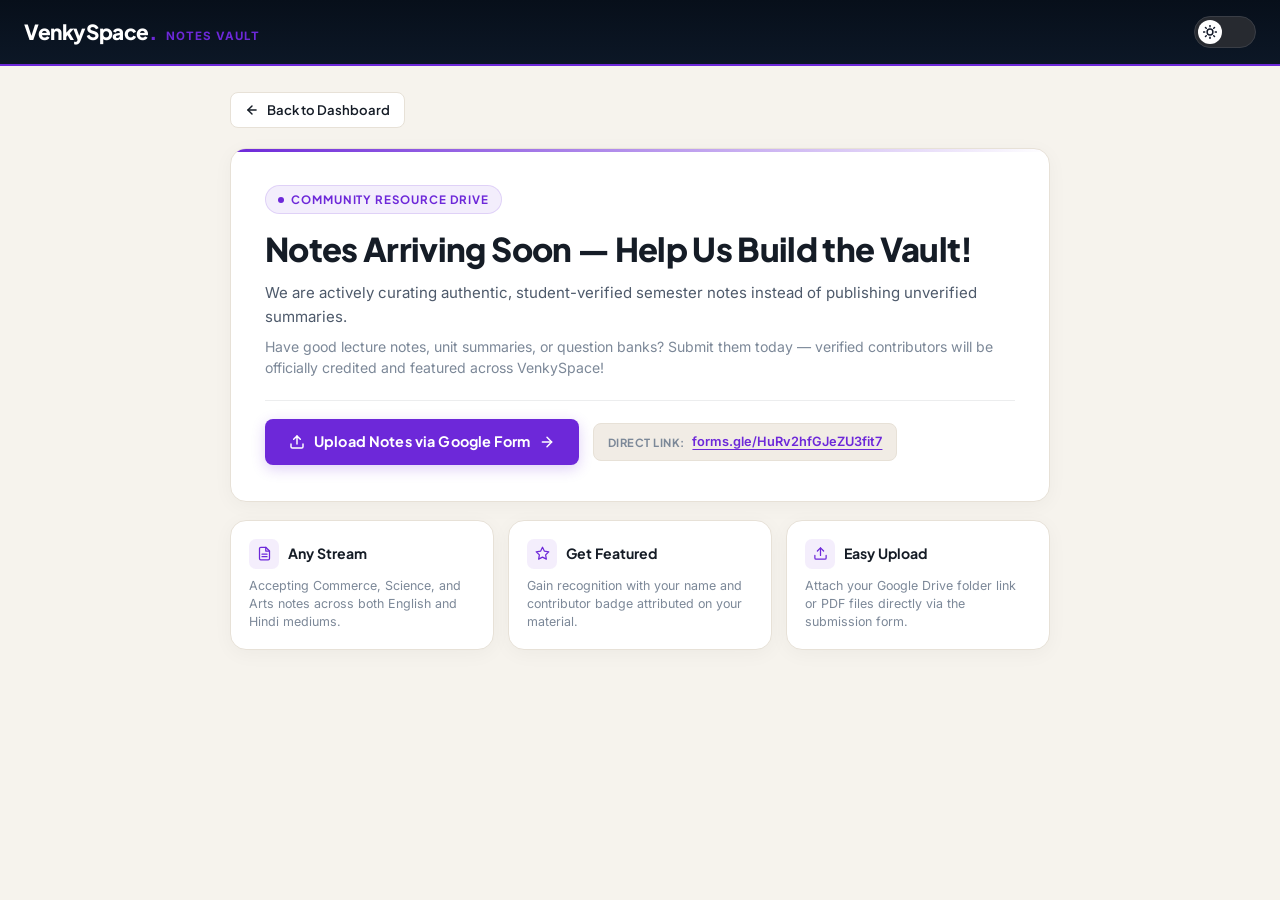
<file: academic-resources/notes.html>
<!DOCTYPE html>
<html lang="en">
<head>
    <meta charset="UTF-8">
    <meta name="viewport" content="width=device-width, initial-scale=1.0">
    <title>Notes Vault — VenkySpace</title>
    <meta name="description" content="Centralized academic notes vault and community resource repository for students.">
    <link rel="icon" type="image/x-icon" href="../assets/favicon.ico">

    <!-- Fonts: Plus Jakarta Sans & Inter -->
    <link rel="preconnect" href="https://fonts.googleapis.com">
    <link rel="preconnect" href="https://fonts.gstatic.com" crossorigin>
    <link href="https://fonts.googleapis.com/css2?family=Plus+Jakarta+Sans:wght@500;600;700;800&family=Inter:wght@400;500;600;700&display=swap" rel="stylesheet">

    <style>
        /* =========================================================
           1. DESIGN SYSTEM VARIABLES (LIGHT & DARK THEMES)
           ========================================================= */
        :root {
            --bg-page:        #F6F3ED; /* Warm aesthetic off-white */
            --bg-card:        #FFFFFF;
            --bg-subtle:      #EDE7DE;
            --bg-tag:         #F1ECE5;
            --text-heading:   #151C26;
            --text-body:      #4E5A6B;
            --text-muted:     #7C8898;
            --border-card:    #E7E1D7;
            --border-subtle:  rgba(21, 28, 38, 0.08);

            --accent:         #6D28D9; /* Royal Amethyst */
            --accent-hover:   #5B21B6;
            --accent-subtle:  rgba(109, 40, 217, 0.08);

            --font-heading: 'Plus Jakarta Sans', sans-serif;
            --font-body:    'Inter', sans-serif;

            --radius-pill: 999px;
            --radius-card: 16px;
            --radius-sm: 8px;
            --shadow-card: 0 4px 20px rgba(22, 28, 36, 0.04);
            --shadow-hover: 0 10px 30px rgba(22, 28, 36, 0.08);
        }

        [data-theme="dark"] {
            --bg-page:        #0B111A;
            --bg-card:        #121A26;
            --bg-subtle:      #192434;
            --bg-tag:         #1A2535;
            --text-heading:   #F3F6FA;
            --text-body:      #CBD5E1;
            --text-muted:     #8494A7;
            --border-card:    #1E2C40;
            --border-subtle:  rgba(255, 255, 255, 0.08);

            --accent:         #A78BFA;
            --accent-hover:   #C4B5FD;
            --accent-subtle:  rgba(167, 139, 250, 0.12);

            --shadow-card: 0 8px 30px rgba(0, 0, 0, 0.35);
            --shadow-hover: 0 14px 40px rgba(0, 0, 0, 0.55);
        }

        /* Base Resets */
        *, *::before, *::after {
            box-sizing: border-box;
            margin: 0;
            padding: 0;
        }

        body {
            font-family: var(--font-body);
            background-color: var(--bg-page);
            color: var(--text-body);
            line-height: 1.5;
            min-height: 100vh;
            -webkit-font-smoothing: antialiased;
            transition: background-color 0.25s ease, color 0.25s ease;
        }

        a {
            color: inherit;
            text-decoration: none;
        }

        /* =========================================================
           2. TOPBAR & THEME TOGGLE
           ========================================================= */
        .vault-topbar {
            width: 100%;
            height: 66px;
            background: linear-gradient(180deg, #070F1A 0%, #0C1726 100%);
            border-bottom: 2px solid var(--accent);
            padding: 0 24px;
            display: flex;
            align-items: center;
            justify-content: space-between;
            position: sticky;
            top: 0;
            z-index: 100;
        }

        .topbar-brand {
            display: flex;
            align-items: baseline;
            gap: 10px;
            text-decoration: none;
        }

        .brand-name {
            font-family: var(--font-heading);
            font-size: 1.3rem;
            font-weight: 800;
            color: #FFFFFF;
            letter-spacing: -0.02em;
        }

        .brand-name span { color: var(--accent); }

        .brand-sub {
            font-size: 0.72rem;
            font-weight: 700;
            color: var(--accent);
            letter-spacing: 0.08em;
            text-transform: uppercase;
        }

        [data-theme="dark"] .brand-sub {
            color: #C4B5FD;
        }

        /* Minimalist Pill Slider Toggle */
        .theme-switch-btn {
            position: relative;
            width: 62px;
            height: 32px;
            border-radius: var(--radius-pill);
            cursor: pointer;
            outline: none;
            display: flex;
            align-items: center;
            padding: 3px;
            transition: background-color 0.25s ease, border-color 0.25s ease;
            background-color: #272A30;
            border: 1.5px solid #3A3E46;
        }

        .switch-thumb {
            width: 24px;
            height: 24px;
            border-radius: 50%;
            display: flex;
            align-items: center;
            justify-content: center;
            transition: transform 0.28s cubic-bezier(0.34, 1.35, 0.64, 1), background-color 0.25s ease;
            background-color: #FFFFFF;
            transform: translateX(0px);
        }

        .switch-thumb svg {
            width: 14px;
            height: 14px;
        }

        .switch-thumb .icon-sun {
            color: #111827;
            display: block;
        }

        .switch-thumb .icon-moon {
            color: #FFFFFF;
            display: none;
        }

        [data-theme="dark"] .theme-switch-btn {
            background-color: #FFFFFF;
            border-color: #E2E8F0;
        }

        [data-theme="dark"] .switch-thumb {
            background-color: #0E1217;
            transform: translateX(30px);
        }

        [data-theme="dark"] .switch-thumb .icon-sun {
            display: none;
        }

        [data-theme="dark"] .switch-thumb .icon-moon {
            display: block;
        }

        /* =========================================================
           3. MAIN CONTAINER
           ========================================================= */
        .vault-container {
            max-width: 860px;
            margin: 0 auto;
            padding: 26px 20px 64px;
        }

        .nav-controls-row {
            display: flex;
            justify-content: flex-start;
            align-items: center;
            margin-bottom: 20px;
        }

        .back-nav-btn {
            display: inline-flex;
            align-items: center;
            gap: 8px;
            padding: 7px 14px;
            background: var(--bg-card);
            border: 1px solid var(--border-card);
            border-radius: var(--radius-sm);
            font-family: var(--font-heading);
            font-size: 0.82rem;
            font-weight: 600;
            color: var(--text-heading);
            transition: all 0.2s ease;
        }

        .back-nav-btn:hover {
            border-color: var(--accent);
            color: var(--accent);
            transform: translateX(-2px);
        }

        /* =========================================================
           4. HERO CARD (STREAMLINED & MOBILE-OPTIMIZED)
           ========================================================= */
        .hero-notice-card {
            background: var(--bg-card);
            border: 1.5px solid var(--border-card);
            border-radius: var(--radius-card);
            padding: 36px 34px;
            box-shadow: var(--shadow-card);
            position: relative;
            overflow: hidden;
        }

        .hero-notice-card::before {
            content: "";
            position: absolute;
            top: 0;
            left: 0;
            width: 100%;
            height: 3px;
            background: linear-gradient(90deg, var(--accent), transparent);
        }

        .status-pill {
            display: inline-flex;
            align-items: center;
            gap: 7px;
            background: var(--accent-subtle);
            color: var(--accent);
            font-family: var(--font-heading);
            font-size: 0.72rem;
            font-weight: 700;
            letter-spacing: 0.08em;
            text-transform: uppercase;
            padding: 5px 12px;
            border-radius: var(--radius-pill);
            margin-bottom: 14px;
            border: 1px solid rgba(109, 40, 217, 0.15);
        }

        .status-dot {
            width: 6px;
            height: 6px;
            border-radius: 50%;
            background-color: var(--accent);
            animation: pulse-dot 2s infinite ease-in-out;
        }

        @keyframes pulse-dot {
            0%, 100% { opacity: 1; transform: scale(1); }
            50% { opacity: 0.4; transform: scale(0.85); }
        }

        .hero-notice-card h1 {
            font-family: var(--font-heading);
            font-size: clamp(1.45rem, 3.2vw, 2.05rem);
            font-weight: 800;
            color: var(--text-heading);
            line-height: 1.25;
            letter-spacing: -0.02em;
            margin-bottom: 12px;
        }

        .message-lead {
            font-size: 0.94rem;
            color: var(--text-body);
            margin-bottom: 8px;
            line-height: 1.55;
        }

        .message-sub {
            font-size: 0.88rem;
            color: var(--text-muted);
            margin-bottom: 22px;
            line-height: 1.5;
        }

        /* Action Row */
        .action-container {
            display: flex;
            align-items: center;
            gap: 14px;
            padding-top: 18px;
            border-top: 1px solid var(--border-subtle);
            flex-wrap: wrap;
        }

        .btn-contribute {
            display: inline-flex;
            align-items: center;
            gap: 9px;
            background: var(--accent);
            color: #FFFFFF;
            font-family: var(--font-heading);
            font-size: 0.9rem;
            font-weight: 700;
            padding: 12px 24px;
            border-radius: var(--radius-sm);
            letter-spacing: 0.01em;
            transition: all 0.2s ease;
            box-shadow: 0 4px 14px rgba(109, 40, 217, 0.22);
            flex-shrink: 0;
        }

        .btn-contribute:hover {
            background: var(--accent-hover);
            transform: translateY(-2px);
            box-shadow: 0 6px 18px rgba(109, 40, 217, 0.32);
            color: #FFFFFF;
        }

        .btn-contribute svg {
            width: 16px;
            height: 16px;
            stroke-width: 2.2;
        }

        /* Direct Link Block */
        .direct-link-block {
            display: inline-flex;
            align-items: center;
            gap: 8px;
            background: var(--bg-tag);
            border: 1px solid var(--border-card);
            border-radius: var(--radius-sm);
            padding: 8px 14px;
            font-size: 0.8rem;
        }

        .direct-link-label {
            font-family: var(--font-heading);
            font-weight: 700;
            color: var(--text-muted);
            text-transform: uppercase;
            font-size: 0.7rem;
            letter-spacing: 0.04em;
        }

        .direct-link-url {
            color: var(--accent);
            font-weight: 600;
            text-decoration: underline;
            text-underline-offset: 3px;
        }

        .direct-link-url:hover {
            color: var(--accent-hover);
        }

        /* =========================================================
           5. THREE-PILLAR HIGHLIGHTS
           ========================================================= */
        .guidelines-grid {
            display: grid;
            grid-template-columns: repeat(3, 1fr);
            gap: 14px;
            margin-top: 18px;
        }

        .guide-box {
            background: var(--bg-card);
            border: 1px solid var(--border-card);
            border-radius: var(--radius-card);
            padding: 18px 18px;
            box-shadow: var(--shadow-card);
        }

        .guide-box-header {
            display: flex;
            align-items: center;
            gap: 9px;
            margin-bottom: 8px;
        }

        .guide-icon-wrap {
            width: 30px;
            height: 30px;
            border-radius: 7px;
            background: var(--accent-subtle);
            color: var(--accent);
            display: flex;
            align-items: center;
            justify-content: center;
            flex-shrink: 0;
        }

        .guide-icon-wrap svg {
            width: 15px;
            height: 15px;
        }

        .guide-box h3 {
            font-family: var(--font-heading);
            font-size: 0.88rem;
            font-weight: 700;
            color: var(--text-heading);
        }

        .guide-box p {
            font-size: 0.78rem;
            color: var(--text-muted);
            line-height: 1.45;
        }

        /* =========================================================
           6. MOBILE RESPONSIVENESS (ABOVE-THE-FOLD PRIORITY)
           ========================================================= */
        @media (max-width: 768px) {
            .vault-topbar {
                padding: 0 16px;
                height: 60px;
            }

            .vault-container {
                padding: 16px 14px 44px;
            }

            .nav-controls-row {
                margin-bottom: 14px;
            }

            .hero-notice-card {
                padding: 22px 18px;
            }

            .hero-notice-card h1 {
                font-size: 1.35rem;
                margin-bottom: 10px;
            }

            .message-lead {
                font-size: 0.88rem;
                margin-bottom: 6px;
            }

            .message-sub {
                font-size: 0.82rem;
                margin-bottom: 16px;
            }

            .action-container {
                flex-direction: column;
                align-items: stretch;
                gap: 10px;
                padding-top: 14px;
            }

            .btn-contribute {
                width: 100%;
                justify-content: center;
                padding: 13px 18px;
                font-size: 0.92rem;
            }

            .direct-link-block {
                justify-content: center;
                width: 100%;
                padding: 8px 10px;
            }

            .guidelines-grid {
                grid-template-columns: 1fr;
                gap: 10px;
                margin-top: 14px;
            }

            .guide-box {
                padding: 14px 16px;
            }
        }
    </style>
    <script type="text/javascript">
    (function(c,l,a,r,i,t,y){
        c[a]=c[a]||function(){(c[a].q=c[a].q||[]).push(arguments)};
        t=l.createElement(r);t.async=1;t.src="https://www.clarity.ms/tag/"+i;
        y=l.getElementsByTagName(r)[0];y.parentNode.insertBefore(t,y);
    })(window, document, "clarity", "script", "zaesi27ysh");
    </script>
</head>
<body>

    <!-- Minimalist Top Navigation -->
    <header class="vault-topbar">
        <a href="../index.html" class="topbar-brand" aria-label="VenkySpace Home">
            <span class="brand-name">VenkySpace<span>.</span></span>
            <span class="brand-sub">Notes Vault</span>
        </a>

        <!-- Minimalist Pill Theme Toggle -->
        <button class="theme-switch-btn" id="theme-switch" role="switch" aria-checked="false" aria-label="Toggle Dark and Light Mode" title="Toggle Light/Dark Theme">
            <span class="switch-thumb">
                <!-- Sun Icon -->
                <svg class="icon-sun" viewBox="0 0 24 24" fill="none" stroke="currentColor" stroke-width="2.5" stroke-linecap="round" stroke-linejoin="round">
                    <circle cx="12" cy="12" r="5"></circle>
                    <line x1="12" y1="1" x2="12" y2="3"></line>
                    <line x1="12" y1="21" x2="12" y2="23"></line>
                    <line x1="4.22" y1="4.22" x2="5.64" y2="5.64"></line>
                    <line x1="18.36" y1="18.36" x2="19.78" y2="19.78"></line>
                    <line x1="1" y1="12" x2="3" y2="12"></line>
                    <line x1="21" y1="12" x2="23" y2="12"></line>
                    <line x1="4.22" y1="19.78" x2="5.64" y2="18.36"></line>
                    <line x1="18.36" y1="5.64" x2="19.78" y2="4.22"></line>
                </svg>
                <!-- Moon Icon -->
                <svg class="icon-moon" viewBox="0 0 24 24" fill="currentColor">
                    <path d="M21 12.79A9 9 0 1 1 11.21 3 7 7 0 0 0 21 12.79z"></path>
                </svg>
            </span>
        </button>
    </header>

    <div class="vault-container">

        <!-- Navigation Row -->
        <div class="nav-controls-row">
            <a href="../index.html" class="back-nav-btn">
                <svg width="14" height="14" viewBox="0 0 24 24" fill="none" stroke="currentColor" stroke-width="2.5" stroke-linecap="round" stroke-linejoin="round">
                    <line x1="19" y1="12" x2="5" y2="12"></line>
                    <polyline points="12 19 5 12 12 5"></polyline>
                </svg>
                Back to Dashboard
            </a>
        </div>

        <!-- Main Card: Action-Driven Above-The-Fold Notice -->
        <section class="hero-notice-card">
            <div class="status-pill">
                <span class="status-dot"></span>
                Community Resource Drive
            </div>

            <h1>Notes Arriving Soon — Help Us Build the Vault!</h1>

            <p class="message-lead">
                We are actively curating authentic, student-verified semester notes instead of publishing unverified summaries.
            </p>

            <p class="message-sub">
                Have good lecture notes, unit summaries, or question banks? Submit them today — verified contributors will be officially credited and featured across VenkySpace!
            </p>

            <div class="action-container">
                <a href="https://forms.gle/HuRv2hfGJeZU3fit7" target="_blank" rel="noopener noreferrer" class="btn-contribute">
                    <svg viewBox="0 0 24 24" fill="none" stroke="currentColor" stroke-linecap="round" stroke-linejoin="round">
                        <path d="M21 15v4a2 2 0 0 1-2 2H5a2 2 0 0 1-2-2v-4"></path>
                        <polyline points="17 8 12 3 7 8"></polyline>
                        <line x1="12" y1="3" x2="12" y2="15"></line>
                    </svg>
                    <span>Upload Notes via Google Form</span>
                    <svg viewBox="0 0 24 24" fill="none" stroke="currentColor" stroke-linecap="round" stroke-linejoin="round">
                        <line x1="5" y1="12" x2="19" y2="12"></line>
                        <polyline points="12 5 19 12 12 19"></polyline>
                    </svg>
                </a>

                <div class="direct-link-block">
                    <span class="direct-link-label">Direct Link:</span>
                    <a href="https://forms.gle/HuRv2hfGJeZU3fit7" target="_blank" rel="noopener noreferrer" class="direct-link-url">
                        forms.gle/HuRv2hfGJeZU3fit7
                    </a>
                </div>
            </div>
        </section>

        <!-- Informative Highlights -->
        <div class="guidelines-grid">
            <div class="guide-box">
                <div class="guide-box-header">
                    <div class="guide-icon-wrap">
                        <svg viewBox="0 0 24 24" fill="none" stroke="currentColor" stroke-width="2" stroke-linecap="round" stroke-linejoin="round">
                            <path d="M14 2H6a2 2 0 0 0-2 2v16a2 2 0 0 0 2 2h12a2 2 0 0 0 2-2V8z"></path>
                            <polyline points="14 2 14 8 20 8"></polyline>
                            <line x1="16" y1="13" x2="8" y2="13"></line>
                            <line x1="16" y1="17" x2="8" y2="17"></line>
                        </svg>
                    </div>
                    <h3>Any Stream</h3>
                </div>
                <p>Accepting Commerce, Science, and Arts notes across both English and Hindi mediums.</p>
            </div>

            <div class="guide-box">
                <div class="guide-box-header">
                    <div class="guide-icon-wrap">
                        <svg viewBox="0 0 24 24" fill="none" stroke="currentColor" stroke-width="2" stroke-linecap="round" stroke-linejoin="round">
                            <polygon points="12 2 15.09 8.26 22 9.27 17 14.14 18.18 21.02 12 17.77 5.82 21.02 7 14.14 2 9.27 8.91 8.26 12 2"></polygon>
                        </svg>
                    </div>
                    <h3>Get Featured</h3>
                </div>
                <p>Gain recognition with your name and contributor badge attributed on your material.</p>
            </div>

            <div class="guide-box">
                <div class="guide-box-header">
                    <div class="guide-icon-wrap">
                        <svg viewBox="0 0 24 24" fill="none" stroke="currentColor" stroke-width="2" stroke-linecap="round" stroke-linejoin="round">
                            <path d="M21 15v4a2 2 0 0 1-2 2H5a2 2 0 0 1-2-2v-4"></path>
                            <polyline points="17 8 12 3 7 8"></polyline>
                            <line x1="12" y1="3" x2="12" y2="15"></line>
                        </svg>
                    </div>
                    <h3>Easy Upload</h3>
                </div>
                <p>Attach your Google Drive folder link or PDF files directly via the submission form.</p>
            </div>
        </div>

    </div>

    <!-- Theme Switch Script -->
    <script>
        const themeSwitch = document.getElementById('theme-switch');

        function setTheme(theme) {
            document.documentElement.setAttribute('data-theme', theme);
            localStorage.setItem('venky-theme', theme);
            if (themeSwitch) {
                themeSwitch.setAttribute('aria-checked', theme === 'dark' ? 'true' : 'false');
            }
        }

        function initTheme() {
            const savedTheme = localStorage.getItem('venky-theme') ||
                (window.matchMedia('(prefers-color-scheme: dark)').matches ? 'dark' : 'light');
            setTheme(savedTheme);
        }

        if (themeSwitch) {
            themeSwitch.addEventListener('click', () => {
                const currentTheme = document.documentElement.getAttribute('data-theme') || 'light';
                const newTheme = currentTheme === 'dark' ? 'light' : 'dark';
                setTheme(newTheme);
            });
        }

        initTheme();
    </script>
</body>
</html>
</file>
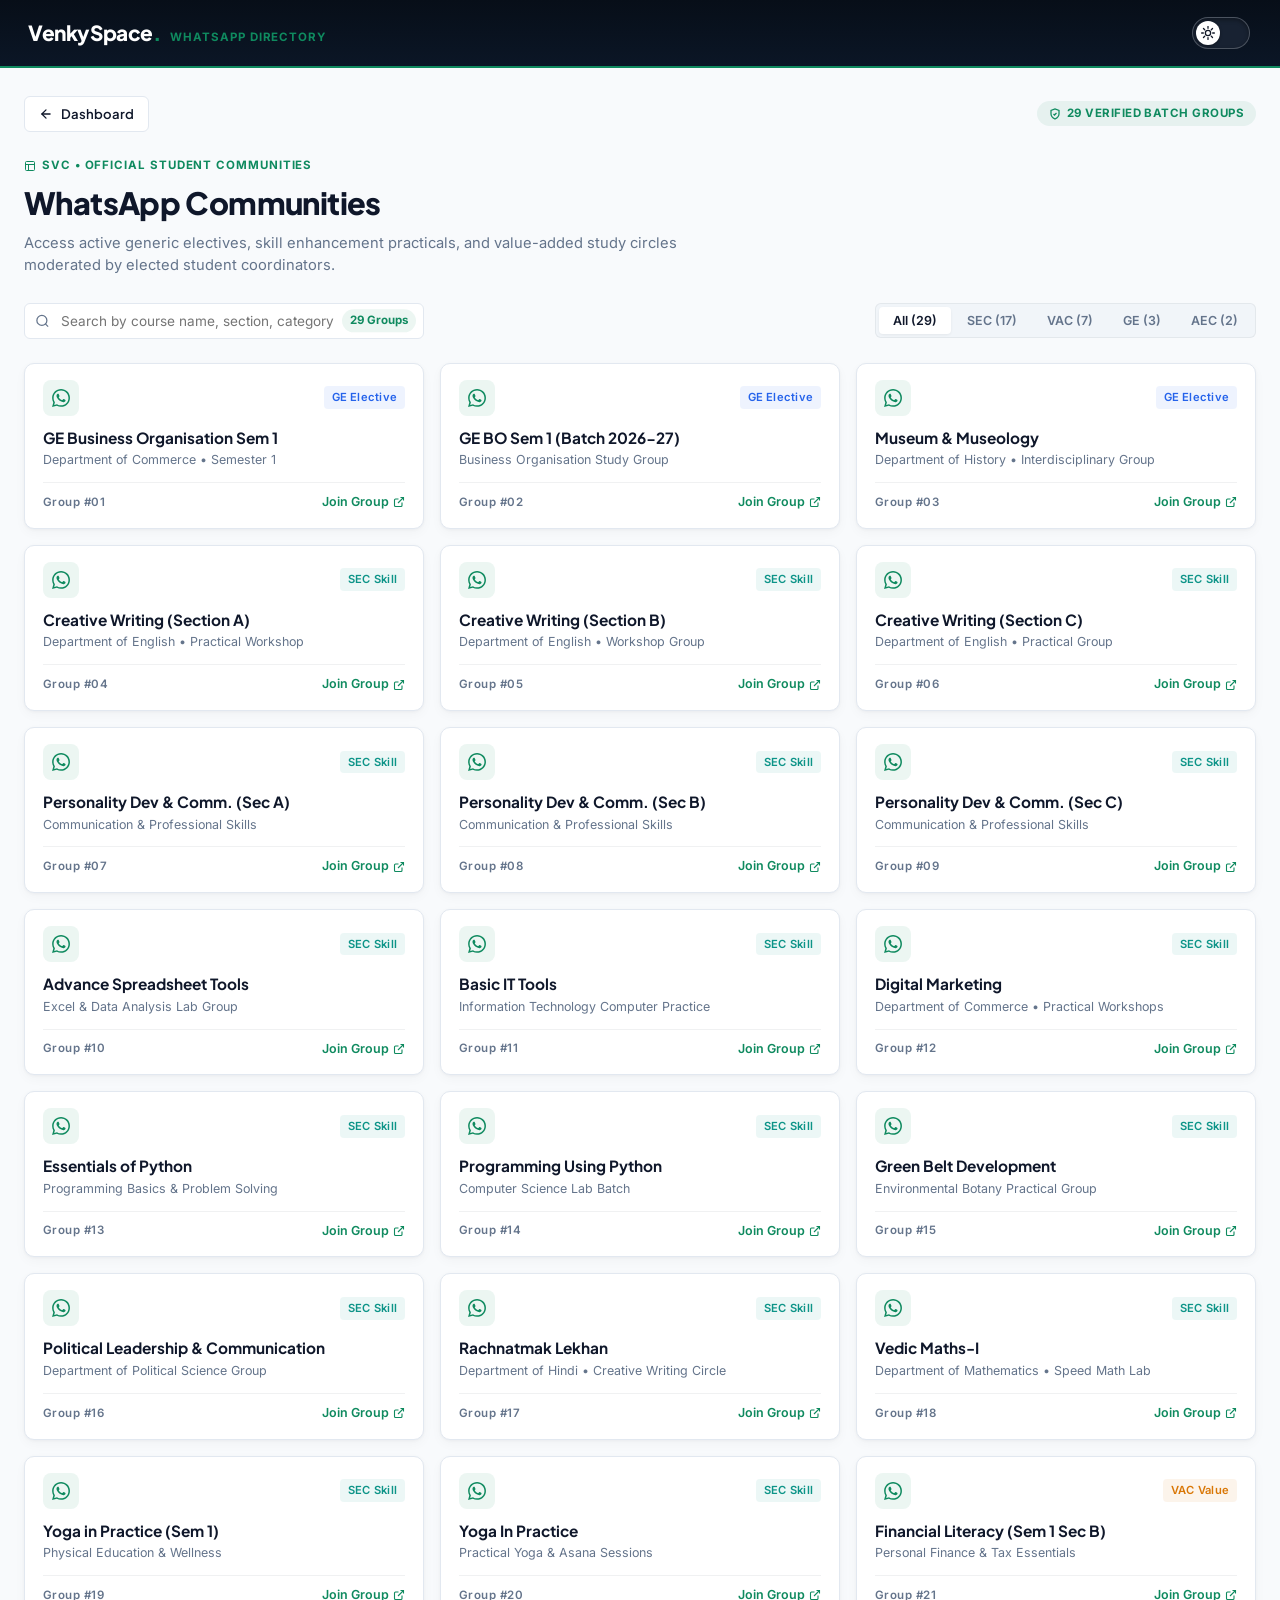
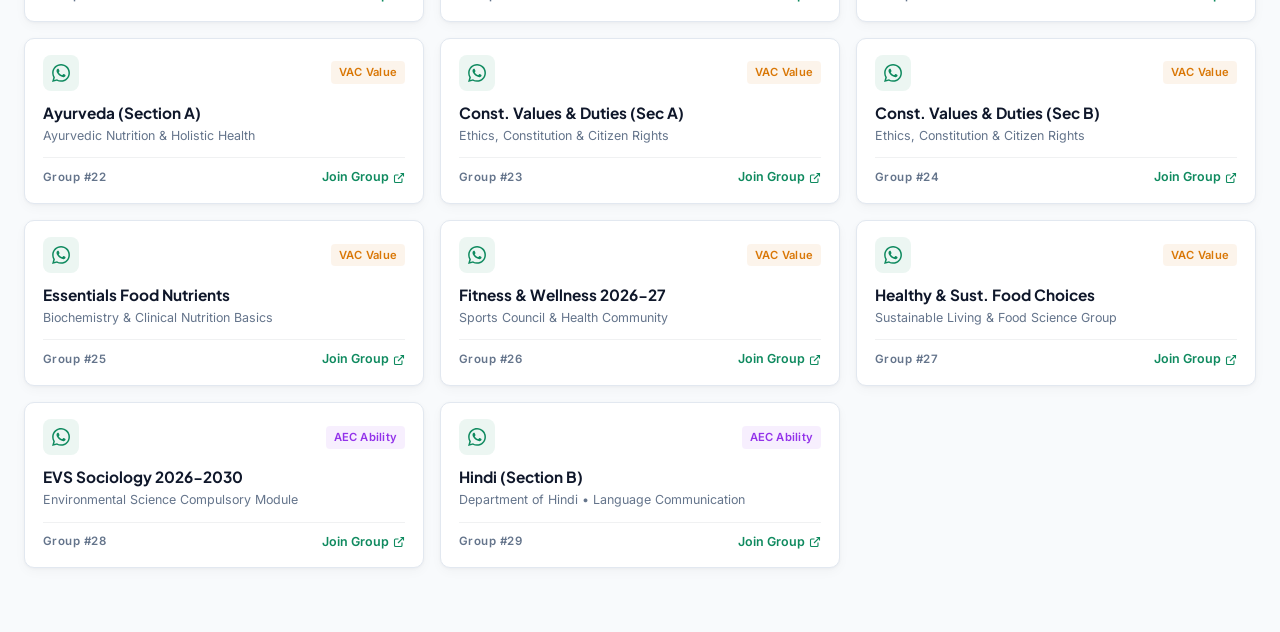
<file: academic-resources/officialwagroups.html>
<!DOCTYPE html>
<html lang="en">
<head>
    <meta charset="UTF-8">
    <meta name="viewport" content="width=device-width, initial-scale=1.0">
    <title>Official Groups Directory — VenkySpace</title>
    <meta name="description" content="Verified Official WhatsApp Communities and Academic Groups - SVC">
    <link rel="icon" type="image/x-icon" href="../assets/favicon.ico">

    <!-- Fonts: Plus Jakarta Sans & Inter -->
    <link rel="preconnect" href="https://fonts.googleapis.com">
    <link rel="preconnect" href="https://fonts.gstatic.com" crossorigin>
    <link href="https://fonts.googleapis.com/css2?family=Plus+Jakarta+Sans:wght@500;600;700;800&family=Inter:wght@400;500;600;700&display=swap" rel="stylesheet">

    <!-- Embedded Minimalist Design System -->
    <style>
        :root {
            --bg-page:        #F8FAFC;
            --bg-card:        #FFFFFF;
            --bg-card-subtle: #F1F5F9;
            --text-heading:   #0F172A;
            --text-body:      #334155;
            --text-muted:     #64748B;
            --border-color:   #E2E8F0;
            --border-subtle:  rgba(15, 23, 42, 0.06);

            /* WhatsApp Emerald Accent */
            --accent:         #0F8A5F;
            --accent-hover:   #0B6A48;
            --accent-subtle:  rgba(15, 138, 95, 0.08);
            --wa-green:       #25D366;

            --font-heading: 'Plus Jakarta Sans', sans-serif;
            --font-body:    'Inter', sans-serif;

            --radius-lg: 14px;
            --radius-md: 10px;
            --radius-sm: 6px;
            --shadow-card: 0 1px 3px rgba(15, 23, 42, 0.04), 0 4px 12px rgba(15, 23, 42, 0.03);
            --shadow-hover: 0 4px 16px rgba(15, 138, 95, 0.12);
        }

        [data-theme="dark"] {
            --bg-page:        #090D16;
            --bg-card:        #111726;
            --bg-card-subtle: #161F33;
            --text-heading:   #F8FAFC;
            --text-body:      #CBD5E1;
            --text-muted:     #8193AC;
            --border-color:   #1E293B;
            --border-subtle:  rgba(255, 255, 255, 0.06);

            --accent:         #34D399;
            --accent-hover:   #6EE7B7;
            --accent-subtle:  rgba(52, 211, 153, 0.12);

            --shadow-card:    0 4px 20px rgba(0, 0, 0, 0.45);
            --shadow-hover:   0 6px 24px rgba(52, 211, 153, 0.18);
        }

        /* Base Resets */
        *, *::before, *::after {
            box-sizing: border-box;
            margin: 0;
            padding: 0;
        }

        body {
            font-family: var(--font-body);
            background-color: var(--bg-page);
            color: var(--text-body);
            line-height: 1.5;
            min-height: 100vh;
            -webkit-font-smoothing: antialiased;
        }

        a {
            color: inherit;
            text-decoration: none;
        }

        /* Top Header Strip */
        .vault-topbar {
            width: 100%;
            height: 68px;
            background: linear-gradient(180deg, #070E18 0%, #0B1626 100%);
            border-bottom: 2px solid var(--accent);
            padding: 0 28px;
            display: flex;
            align-items: center;
            justify-content: space-between;
            position: sticky;
            top: 0;
            z-index: 100;
        }

        .topbar-brand {
            display: flex;
            align-items: baseline;
            gap: 10px;
        }

        .brand-name {
            font-family: var(--font-heading);
            font-size: 1.3rem;
            font-weight: 800;
            color: #FFFFFF;
            letter-spacing: -0.02em;
        }

        .brand-name span { color: var(--accent); }

        .brand-sub {
            font-size: 0.72rem;
            font-weight: 700;
            color: var(--accent);
            letter-spacing: 0.08em;
            text-transform: uppercase;
        }

        [data-theme="dark"] .brand-sub {
            color: #6EE7B7;
        }

        /* Minimalist Pill Theme Toggle */
        .theme-switch-btn {
            background: transparent;
            border: none;
            cursor: pointer;
            padding: 2px;
            display: inline-flex;
            align-items: center;
            outline: none;
            -webkit-tap-highlight-color: transparent;
        }

        .switch-track {
            width: 58px;
            height: 32px;
            background: #182232;
            border: 1px solid rgba(255, 255, 255, 0.22);
            border-radius: 9999px;
            padding: 3px;
            display: flex;
            align-items: center;
            position: relative;
            box-shadow: inset 0 2px 4px rgba(0, 0, 0, 0.35);
            transition: background 0.25s ease, border-color 0.25s ease;
        }

        .theme-switch-btn:hover .switch-track,
        .theme-switch-btn:focus-visible .switch-track {
            border-color: var(--accent);
        }

        .switch-thumb {
            width: 24px;
            height: 24px;
            background: #FFFFFF;
            border-radius: 50%;
            display: flex;
            align-items: center;
            justify-content: center;
            color: #111827;
            transform: translateX(0);
            box-shadow: 0 1px 3px rgba(0, 0, 0, 0.35);
            transition: transform 0.25s cubic-bezier(0.4, 0, 0.2, 1);
        }

        .switch-icon {
            width: 14px;
            height: 14px;
            display: block;
            stroke-width: 2.2;
        }

        .switch-icon.moon { display: none; }

        [data-theme="dark"] .switch-thumb {
            transform: translateX(26px);
            background: #FFFFFF;
            color: #0F172A;
        }

        [data-theme="dark"] .switch-icon.sun { display: none; }
        [data-theme="dark"] .switch-icon.moon { display: block; }

        /* Main Container */
        .page-container {
            max-width: 1280px;
            margin: 0 auto;
            padding: 28px 24px 64px;
        }

        /* Top Navigation Row */
        .nav-controls-row {
            display: flex;
            justify-content: space-between;
            align-items: center;
            margin-bottom: 22px;
            flex-wrap: wrap;
            gap: 12px;
        }

        .back-nav-btn {
            display: inline-flex;
            align-items: center;
            gap: 8px;
            padding: 7px 14px;
            background: var(--bg-card);
            border: 1px solid var(--border-color);
            border-radius: var(--radius-sm);
            font-family: var(--font-heading);
            font-size: 0.82rem;
            font-weight: 600;
            color: var(--text-heading);
            transition: all 0.2s ease;
            cursor: pointer;
        }

        .back-nav-btn:hover {
            border-color: var(--accent);
            color: var(--accent);
            transform: translateX(-2px);
        }

        .vault-status-pill {
            display: inline-flex;
            align-items: center;
            gap: 6px;
            font-size: 0.72rem;
            font-weight: 700;
            color: var(--accent);
            background: var(--accent-subtle);
            padding: 4px 12px;
            border-radius: 999px;
            letter-spacing: 0.04em;
            text-transform: uppercase;
        }

        /* Header Context */
        .vault-header {
            margin-bottom: 26px;
        }

        .college-tag {
            font-size: 0.72rem;
            font-weight: 700;
            letter-spacing: 0.08em;
            color: var(--accent);
            text-transform: uppercase;
            display: inline-flex;
            align-items: center;
            gap: 6px;
            margin-bottom: 6px;
        }

        .vault-header h1 {
            font-family: var(--font-heading);
            font-size: clamp(1.7rem, 2.4vw, 2.1rem);
            font-weight: 800;
            color: var(--text-heading);
            letter-spacing: -0.02em;
            margin-bottom: 6px;
        }

        .vault-header p {
            font-size: 0.92rem;
            color: var(--text-muted);
            max-width: 680px;
        }

        /* Search & Filter Toolbar */
        .filter-toolbar {
            display: flex;
            justify-content: space-between;
            align-items: center;
            gap: 16px;
            margin-bottom: 24px;
            flex-wrap: wrap;
        }

        .search-box-wrap {
            position: relative;
            flex: 1;
            max-width: 400px;
            min-width: 260px;
        }

        .search-box-wrap input {
            width: 100%;
            padding: 9px 85px 9px 36px;
            background: var(--bg-card);
            border: 1px solid var(--border-color);
            border-radius: var(--radius-sm);
            color: var(--text-heading);
            font-family: var(--font-body);
            font-size: 0.85rem;
            outline: none;
            transition: border-color 0.2s ease, box-shadow 0.2s ease;
        }

        .search-box-wrap input:focus {
            border-color: var(--accent);
            box-shadow: 0 0 0 3px var(--accent-subtle);
        }

        .search-icon-svg {
            position: absolute;
            left: 11px;
            top: 50%;
            transform: translateY(-50%);
            width: 15px;
            height: 15px;
            stroke: var(--text-muted);
            pointer-events: none;
        }

        .search-counter-badge {
            position: absolute;
            right: 8px;
            top: 50%;
            transform: translateY(-50%);
            font-size: 0.72rem;
            font-weight: 700;
            color: var(--accent);
            background: var(--accent-subtle);
            padding: 3px 8px;
            border-radius: 999px;
        }

        .category-filter-chips {
            display: flex;
            background: var(--bg-card-subtle);
            padding: 3px;
            border-radius: var(--radius-sm);
            gap: 2px;
            border: 1px solid var(--border-subtle);
        }

        .category-chip {
            background: transparent;
            border: none;
            padding: 6px 14px;
            font-family: var(--font-body);
            font-size: 0.78rem;
            font-weight: 600;
            color: var(--text-muted);
            border-radius: 4px;
            cursor: pointer;
            transition: all 0.15s ease;
        }

        .category-chip.active {
            background: var(--bg-card);
            color: var(--text-heading);
            box-shadow: 0 1px 3px rgba(0,0,0,0.06);
        }

        [data-theme="dark"] .category-chip.active {
            background: #1E293B;
            color: #FFFFFF;
        }

        /* Bento Grid */
        .groups-grid {
            display: grid;
            grid-template-columns: repeat(3, 1fr);
            gap: 16px;
        }

        /* Bento Card UI */
        .group-card {
            background: var(--bg-card);
            border: 1px solid var(--border-color);
            border-radius: var(--radius-md);
            padding: 16px 18px;
            display: flex;
            flex-direction: column;
            justify-content: space-between;
            box-shadow: var(--shadow-card);
            transition: transform 0.2s ease, box-shadow 0.2s ease, border-color 0.2s ease;
            text-decoration: none;
            color: inherit;
            cursor: pointer;
            outline: none;
            min-height: 165px;
        }

        .group-card:hover, .group-card:focus-visible {
            transform: translateY(-2px);
            border-color: var(--accent);
            box-shadow: var(--shadow-hover);
        }

        .card-top-row {
            display: flex;
            justify-content: space-between;
            align-items: center;
            margin-bottom: 12px;
        }

        .wa-icon-bubble {
            width: 36px;
            height: 36px;
            border-radius: 8px;
            background: var(--accent-subtle);
            color: var(--accent);
            display: flex;
            align-items: center;
            justify-content: center;
            transition: transform 0.2s ease, background-color 0.2s ease, color 0.2s ease;
            flex-shrink: 0;
        }

        .group-card:hover .wa-icon-bubble {
            transform: scale(1.05);
            background: #25D366;
            color: #FFFFFF;
        }

        .group-badge {
            font-size: 0.7rem;
            font-weight: 600;
            padding: 3px 8px;
            border-radius: 4px;
            letter-spacing: 0.02em;
        }

        /* Category Color Accents */
        .badge-ge  { background: rgba(37, 99, 235, 0.08); color: #2563EB; }
        .badge-sec { background: rgba(13, 148, 136, 0.08); color: #0D9488; }
        .badge-vac { background: rgba(217, 119, 6, 0.08); color: #D97706; }
        .badge-aec { background: rgba(147, 51, 234, 0.08); color: #9333EA; }

        [data-theme="dark"] .badge-ge  { background: rgba(37, 99, 235, 0.15); color: #93C5FD; }
        [data-theme="dark"] .badge-sec { background: rgba(13, 148, 136, 0.15); color: #5EEAD4; }
        [data-theme="dark"] .badge-vac { background: rgba(217, 119, 6, 0.15); color: #FCD34D; }
        [data-theme="dark"] .badge-aec { background: rgba(147, 51, 234, 0.15); color: #D8B4FE; }

        .card-content h3 {
            font-family: var(--font-heading);
            font-size: 0.96rem;
            font-weight: 700;
            color: var(--text-heading);
            margin-bottom: 3px;
            line-height: 1.35;
        }

        .card-content p {
            font-size: 0.78rem;
            color: var(--text-muted);
            margin-bottom: 12px;
        }

        .card-footer {
            display: flex;
            justify-content: space-between;
            align-items: center;
            padding-top: 10px;
            border-top: 1px solid var(--border-subtle);
        }

        .group-num {
            font-size: 0.72rem;
            font-weight: 600;
            color: var(--text-muted);
            letter-spacing: 0.04em;
        }

        .join-cta {
            display: inline-flex;
            align-items: center;
            gap: 4px;
            font-size: 0.78rem;
            font-weight: 600;
            color: var(--accent);
            transition: transform 0.2s ease;
        }

        .group-card:hover .join-cta {
            transform: translateX(3px);
            color: var(--accent-hover);
        }

        /* Empty Search State */
        .no-results-msg {
            grid-column: 1 / -1;
            padding: 44px 20px;
            text-align: center;
            color: var(--text-muted);
            font-size: 0.9rem;
            background: var(--bg-card);
            border: 1px dashed var(--border-color);
            border-radius: var(--radius-md);
        }

        /* Responsive Breakpoints */
        @media (max-width: 1040px) {
            .groups-grid {
                grid-template-columns: repeat(2, 1fr);
            }
        }

        @media (max-width: 680px) {
    .page-container {
        padding: 14px 12px 44px;
    }

    .filter-toolbar {
        flex-direction: column;
        align-items: stretch;
        gap: 10px;
    }

    .search-box-wrap {
        max-width: 100%;
    }

    .category-filter-chips {
        overflow-x: auto;
        white-space: nowrap;
    }

    /* Meesho / Rednote 2x2 grid (4 cards at a time) */
    .groups-grid {
        grid-template-columns: repeat(2, minmax(0, 1fr));
        gap: 10px;
    }

    .groups-grid > * {
        padding: 12px;
        border-radius: 14px;
        min-width: 0;
        min-height: 0;
        gap: 8px;
    }

    .groups-grid > *:hover {
        transform: none;
    }

    .groups-grid > * h2,
    .groups-grid > * h3,
    .groups-grid > * h4 {
        font-size: 0.88rem;
        line-height: 1.25;
        display: -webkit-box;
        -webkit-line-clamp: 2;
        -webkit-box-orient: vertical;
        overflow: hidden;
    }

    .groups-grid > * p {
        font-size: 0.7rem;
        line-height: 1.3;
        display: -webkit-box;
        -webkit-line-clamp: 2;
        -webkit-box-orient: vertical;
        overflow: hidden;
    }
}
    </style>
    <script type="text/javascript">
    (function(c,l,a,r,i,t,y){
        c[a]=c[a]||function(){(c[a].q=c[a].q||[]).push(arguments)};
        t=l.createElement(r);t.async=1;t.src="https://www.clarity.ms/tag/"+i;
        y=l.getElementsByTagName(r)[0];y.parentNode.insertBefore(t,y);
    })(window, document, "clarity", "script", "zaesi27ysh");
</script>
</head>
<body>

    <!-- Minimalist Top Navigation -->
    <header class="vault-topbar">
        <a href="../index.html" class="topbar-brand">
            <span class="brand-name">VenkySpace<span>.</span></span>
            <span class="brand-sub">WhatsApp Directory</span>
        </a>

        <div class="topbar-right">
            <!-- Minimalist Pill Theme Toggle -->
            <button class="theme-switch-btn" id="theme-toggle" role="switch" aria-checked="false" aria-label="Toggle Theme" title="Toggle Light / Dark Mode">
                <span class="switch-track">
                    <span class="switch-thumb">
                        <!-- Sun Icon -->
                        <svg class="switch-icon sun" viewBox="0 0 24 24" fill="none" stroke="currentColor" stroke-linecap="round" stroke-linejoin="round">
                            <circle cx="12" cy="12" r="4.5"></circle>
                            <line x1="12" y1="1" x2="12" y2="4"></line>
                            <line x1="12" y1="20" x2="12" y2="23"></line>
                            <line x1="4.22" y1="4.22" x2="6.34" y2="6.34"></line>
                            <line x1="17.66" y1="17.66" x2="19.78" y2="19.78"></line>
                            <line x1="1" y1="12" x2="4" y2="12"></line>
                            <line x1="20" y1="12" x2="23" y2="12"></line>
                            <line x1="4.22" y1="19.78" x2="6.34" y2="17.66"></line>
                            <line x1="17.66" y1="6.34" x2="19.78" y2="4.22"></line>
                        </svg>
                        <!-- Moon Icon -->
                        <svg class="switch-icon moon" viewBox="0 0 24 24" fill="none" stroke="currentColor" stroke-linecap="round" stroke-linejoin="round">
                            <path d="M21 12.79A9 9 0 1 1 11.21 3 7 7 0 0 0 21 12.79z"></path>
                        </svg>
                    </span>
                </span>
            </button>
        </div>
    </header>

    <div class="page-container">

        <!-- Top Navigation Row -->
        <div class="nav-controls-row">
            <a href="../index.html" class="back-nav-btn">
                <svg width="14" height="14" viewBox="0 0 24 24" fill="none" stroke="currentColor" stroke-width="2.2" stroke-linecap="round" stroke-linejoin="round"><line x1="19" y1="12" x2="5" y2="12"></line><polyline points="12 19 5 12 12 5"></polyline></svg>
                <span>Dashboard</span>
            </a>
            <span class="vault-status-pill">
                <svg width="12" height="12" viewBox="0 0 24 24" fill="none" stroke="currentColor" stroke-width="2.5"><path d="M12 22s8-4 8-10V5l-8-3-8 3v7c0 6 8 10 8 10z"></path><polyline points="9 12 11 14 15 10"></polyline></svg>
                29 Verified Batch Groups
            </span>
        </div>

        <!-- Header Context -->
        <header class="vault-header">
            <span class="college-tag">
                <svg width="12" height="12" viewBox="0 0 24 24" fill="none" stroke="currentColor" stroke-width="2"><rect x="3" y="3" width="18" height="18" rx="2"></rect><line x1="3" y1="9" x2="21" y2="9"></line><line x1="9" y1="21" x2="9" y2="9"></line></svg>
                SVC • Official Student Communities
            </span>
            <h1>WhatsApp Communities</h1>
            <p>Access active generic electives, skill enhancement practicals, and value-added study circles moderated by elected student coordinators.</p>
        </header>

        <!-- Search & Filter Controls -->
        <div class="filter-toolbar">
            <div class="search-box-wrap">
                <svg class="search-icon-svg" viewBox="0 0 24 24" fill="none" stroke="currentColor" stroke-width="2"><circle cx="11" cy="11" r="8"></circle><line x1="21" y1="21" x2="16.65" y2="16.65"></line></svg>
                <input type="text" id="group-search" placeholder="Search by course name, section, category (e.g. Python, EVS)..." autocomplete="off">
                <span class="search-counter-badge" id="group-counter">29 Groups</span>
            </div>

            <!-- Category Filter Chips -->
            <div class="category-filter-chips">
                <button class="category-chip active" data-category="all">All (29)</button>
                <button class="category-chip" data-category="SEC">SEC (17)</button>
                <button class="category-chip" data-category="VAC">VAC (7)</button>
                <button class="category-chip" data-category="GE">GE (3)</button>
                <button class="category-chip" data-category="AEC">AEC (2)</button>
            </div>
        </div>

        <!-- ========================================================
             29 VERIFIED WHATSAPP GROUPS (RENUMBERED & ORGANIZED)
             ======================================================== -->
        <div class="groups-grid" id="groups-grid">

            <!-- ----------------------------------------------------
                 1. GE — GENERIC ELECTIVES
                 ---------------------------------------------------- -->
            <a href="https://chat.whatsapp.com/FZdKNSpn3jSCRRX9TrFxID?mode=gi_t" target="_blank" rel="noopener noreferrer" class="group-card" data-category="GE">
                <div>
                    <div class="card-top-row">
                        <div class="wa-icon-bubble">
                            <svg width="18" height="18" viewBox="0 0 24 24" fill="currentColor"><path d="M.057 24l1.687-6.163c-1.041-1.804-1.588-3.849-1.587-5.946.003-6.556 5.338-11.891 11.893-11.891 3.181.001 6.167 1.24 8.413 3.488 2.245 2.248 3.481 5.236 3.48 8.414-.003 6.557-5.338 11.892-11.893 11.892-1.99-.001-3.951-.5-5.688-1.448l-6.305 1.654zm6.597-3.807c1.676.995 3.276 1.591 5.392 1.592 5.448 0 9.886-4.434 9.889-9.885.002-5.462-4.415-9.89-9.881-9.892-5.452 0-9.887 4.434-9.889 9.884-.001 2.225.651 3.891 1.746 5.634l-.999 3.648 3.742-.981zm11.387-5.464c-.074-.124-.272-.198-.57-.347-.297-.149-1.758-.868-2.031-.967-.272-.099-.47-.149-.669.149-.198.297-.768.967-.941 1.165-.173.198-.347.223-.644.074-.297-.149-1.255-.462-2.39-1.475-.883-.788-1.48-1.761-1.653-2.059-.173-.297-.018-.458.13-.606.134-.133.297-.347.446-.521.151-.172.2-.296.3-.495.099-.198.05-.372-.025-.521-.075-.148-.669-1.611-.916-2.206-.242-.579-.487-.501-.669-.51l-.57-.01c-.198 0-.52.074-.792.372s-1.04 1.016-1.04 2.479 1.065 2.876 1.213 3.074c.149.198 2.095 3.2 5.076 4.487.709.306 1.263.489 1.694.626.712.226 1.36.194 1.872.118.571-.085 1.758-.719 2.006-1.413.248-.695.248-1.29.173-1.414z"/></svg>
                        </div>
                        <span class="group-badge badge-ge">GE Elective</span>
                    </div>
                    <div class="card-content">
                        <h3>GE Business Organisation Sem 1</h3>
                        <p>Department of Commerce • Semester 1</p>
                    </div>
                </div>
                <div class="card-footer">
                    <span class="group-num">Group #01</span>
                    <span class="join-cta">
                        <span>Join Group</span>
                        <svg width="12" height="12" viewBox="0 0 24 24" fill="none" stroke="currentColor" stroke-width="2.2"><path d="M18 13v6a2 2 0 0 1-2 2H5a2 2 0 0 1-2-2V8a2 2 0 0 1 2-2h6"></path><polyline points="15 3 21 3 21 9"></polyline><line x1="10" y1="14" x2="21" y2="3"></line></svg>
                    </span>
                </div>
            </a>

            <a href="https://chat.whatsapp.com/K9ftIuEjStNJ6z7RbuFucj?mode=gi_t" target="_blank" rel="noopener noreferrer" class="group-card" data-category="GE">
                <div>
                    <div class="card-top-row">
                        <div class="wa-icon-bubble">
                            <svg width="18" height="18" viewBox="0 0 24 24" fill="currentColor"><path d="M.057 24l1.687-6.163c-1.041-1.804-1.588-3.849-1.587-5.946.003-6.556 5.338-11.891 11.893-11.891 3.181.001 6.167 1.24 8.413 3.488 2.245 2.248 3.481 5.236 3.48 8.414-.003 6.557-5.338 11.892-11.893 11.892-1.99-.001-3.951-.5-5.688-1.448l-6.305 1.654zm6.597-3.807c1.676.995 3.276 1.591 5.392 1.592 5.448 0 9.886-4.434 9.889-9.885.002-5.462-4.415-9.89-9.881-9.892-5.452 0-9.887 4.434-9.889 9.884-.001 2.225.651 3.891 1.746 5.634l-.999 3.648 3.742-.981zm11.387-5.464c-.074-.124-.272-.198-.57-.347-.297-.149-1.758-.868-2.031-.967-.272-.099-.47-.149-.669.149-.198.297-.768.967-.941 1.165-.173.198-.347.223-.644.074-.297-.149-1.255-.462-2.39-1.475-.883-.788-1.48-1.761-1.653-2.059-.173-.297-.018-.458.13-.606.134-.133.297-.347.446-.521.151-.172.2-.296.3-.495.099-.198.05-.372-.025-.521-.075-.148-.669-1.611-.916-2.206-.242-.579-.487-.501-.669-.51l-.57-.01c-.198 0-.52.074-.792.372s-1.04 1.016-1.04 2.479 1.065 2.876 1.213 3.074c.149.198 2.095 3.2 5.076 4.487.709.306 1.263.489 1.694.626.712.226 1.36.194 1.872.118.571-.085 1.758-.719 2.006-1.413.248-.695.248-1.29.173-1.414z"/></svg>
                        </div>
                        <span class="group-badge badge-ge">GE Elective</span>
                    </div>
                    <div class="card-content">
                        <h3>GE BO Sem 1 (Batch 2026-27)</h3>
                        <p>Business Organisation Study Group</p>
                    </div>
                </div>
                <div class="card-footer">
                    <span class="group-num">Group #02</span>
                    <span class="join-cta">
                        <span>Join Group</span>
                        <svg width="12" height="12" viewBox="0 0 24 24" fill="none" stroke="currentColor" stroke-width="2.2"><path d="M18 13v6a2 2 0 0 1-2 2H5a2 2 0 0 1-2-2V8a2 2 0 0 1 2-2h6"></path><polyline points="15 3 21 3 21 9"></polyline><line x1="10" y1="14" x2="21" y2="3"></line></svg>
                    </span>
                </div>
            </a>

            <a href="https://chat.whatsapp.com/LB70hygTrqWAN5RLLwIGwo?s=sw&p=a&mlu=4" target="_blank" rel="noopener noreferrer" class="group-card" data-category="GE">
                <div>
                    <div class="card-top-row">
                        <div class="wa-icon-bubble">
                            <svg width="18" height="18" viewBox="0 0 24 24" fill="currentColor"><path d="M.057 24l1.687-6.163c-1.041-1.804-1.588-3.849-1.587-5.946.003-6.556 5.338-11.891 11.893-11.891 3.181.001 6.167 1.24 8.413 3.488 2.245 2.248 3.481 5.236 3.48 8.414-.003 6.557-5.338 11.892-11.893 11.892-1.99-.001-3.951-.5-5.688-1.448l-6.305 1.654zm6.597-3.807c1.676.995 3.276 1.591 5.392 1.592 5.448 0 9.886-4.434 9.889-9.885.002-5.462-4.415-9.89-9.881-9.892-5.452 0-9.887 4.434-9.889 9.884-.001 2.225.651 3.891 1.746 5.634l-.999 3.648 3.742-.981zm11.387-5.464c-.074-.124-.272-.198-.57-.347-.297-.149-1.758-.868-2.031-.967-.272-.099-.47-.149-.669.149-.198.297-.768.967-.941 1.165-.173.198-.347.223-.644.074-.297-.149-1.255-.462-2.39-1.475-.883-.788-1.48-1.761-1.653-2.059-.173-.297-.018-.458.13-.606.134-.133.297-.347.446-.521.151-.172.2-.296.3-.495.099-.198.05-.372-.025-.521-.075-.148-.669-1.611-.916-2.206-.242-.579-.487-.501-.669-.51l-.57-.01c-.198 0-.52.074-.792.372s-1.04 1.016-1.04 2.479 1.065 2.876 1.213 3.074c.149.198 2.095 3.2 5.076 4.487.709.306 1.263.489 1.694.626.712.226 1.36.194 1.872.118.571-.085 1.758-.719 2.006-1.413.248-.695.248-1.29.173-1.414z"/></svg>
                        </div>
                        <span class="group-badge badge-ge">GE Elective</span>
                    </div>
                    <div class="card-content">
                        <h3>Museum &amp; Museology</h3>
                        <p>Department of History • Interdisciplinary Group</p>
                    </div>
                </div>
                <div class="card-footer">
                    <span class="group-num">Group #03</span>
                    <span class="join-cta">
                        <span>Join Group</span>
                        <svg width="12" height="12" viewBox="0 0 24 24" fill="none" stroke="currentColor" stroke-width="2.2"><path d="M18 13v6a2 2 0 0 1-2 2H5a2 2 0 0 1-2-2V8a2 2 0 0 1 2-2h6"></path><polyline points="15 3 21 3 21 9"></polyline><line x1="10" y1="14" x2="21" y2="3"></line></svg>
                    </span>
                </div>
            </a>

            <!-- ----------------------------------------------------
                 2. SEC — SKILL ENHANCEMENT COURSES
                 ---------------------------------------------------- -->
            <a href="https://chat.whatsapp.com/EcuNh11mRxHD0cazHKaFM2?mode=gi_t" target="_blank" rel="noopener noreferrer" class="group-card" data-category="SEC">
                <div>
                    <div class="card-top-row">
                        <div class="wa-icon-bubble">
                            <svg width="18" height="18" viewBox="0 0 24 24" fill="currentColor"><path d="M.057 24l1.687-6.163c-1.041-1.804-1.588-3.849-1.587-5.946.003-6.556 5.338-11.891 11.893-11.891 3.181.001 6.167 1.24 8.413 3.488 2.245 2.248 3.481 5.236 3.48 8.414-.003 6.557-5.338 11.892-11.893 11.892-1.99-.001-3.951-.5-5.688-1.448l-6.305 1.654zm6.597-3.807c1.676.995 3.276 1.591 5.392 1.592 5.448 0 9.886-4.434 9.889-9.885.002-5.462-4.415-9.89-9.881-9.892-5.452 0-9.887 4.434-9.889 9.884-.001 2.225.651 3.891 1.746 5.634l-.999 3.648 3.742-.981zm11.387-5.464c-.074-.124-.272-.198-.57-.347-.297-.149-1.758-.868-2.031-.967-.272-.099-.47-.149-.669.149-.198.297-.768.967-.941 1.165-.173.198-.347.223-.644.074-.297-.149-1.255-.462-2.39-1.475-.883-.788-1.48-1.761-1.653-2.059-.173-.297-.018-.458.13-.606.134-.133.297-.347.446-.521.151-.172.2-.296.3-.495.099-.198.05-.372-.025-.521-.075-.148-.669-1.611-.916-2.206-.242-.579-.487-.501-.669-.51l-.57-.01c-.198 0-.52.074-.792.372s-1.04 1.016-1.04 2.479 1.065 2.876 1.213 3.074c.149.198 2.095 3.2 5.076 4.487.709.306 1.263.489 1.694.626.712.226 1.36.194 1.872.118.571-.085 1.758-.719 2.006-1.413.248-.695.248-1.29.173-1.414z"/></svg>
                        </div>
                        <span class="group-badge badge-sec">SEC Skill</span>
                    </div>
                    <div class="card-content">
                        <h3>Creative Writing (Section A)</h3>
                        <p>Department of English • Practical Workshop</p>
                    </div>
                </div>
                <div class="card-footer">
                    <span class="group-num">Group #04</span>
                    <span class="join-cta">
                        <span>Join Group</span>
                        <svg width="12" height="12" viewBox="0 0 24 24" fill="none" stroke="currentColor" stroke-width="2.2"><path d="M18 13v6a2 2 0 0 1-2 2H5a2 2 0 0 1-2-2V8a2 2 0 0 1 2-2h6"></path><polyline points="15 3 21 3 21 9"></polyline><line x1="10" y1="14" x2="21" y2="3"></line></svg>
                    </span>
                </div>
            </a>

            <a href="https://chat.whatsapp.com/BT8jNxtqospIg2pQmq2BsE?s=sw&p=a&mlu=0&ilr=0" target="_blank" rel="noopener noreferrer" class="group-card" data-category="SEC">
                <div>
                    <div class="card-top-row">
                        <div class="wa-icon-bubble">
                            <svg width="18" height="18" viewBox="0 0 24 24" fill="currentColor"><path d="M.057 24l1.687-6.163c-1.041-1.804-1.588-3.849-1.587-5.946.003-6.556 5.338-11.891 11.893-11.891 3.181.001 6.167 1.24 8.413 3.488 2.245 2.248 3.481 5.236 3.48 8.414-.003 6.557-5.338 11.892-11.893 11.892-1.99-.001-3.951-.5-5.688-1.448l-6.305 1.654zm6.597-3.807c1.676.995 3.276 1.591 5.392 1.592 5.448 0 9.886-4.434 9.889-9.885.002-5.462-4.415-9.89-9.881-9.892-5.452 0-9.887 4.434-9.889 9.884-.001 2.225.651 3.891 1.746 5.634l-.999 3.648 3.742-.981zm11.387-5.464c-.074-.124-.272-.198-.57-.347-.297-.149-1.758-.868-2.031-.967-.272-.099-.47-.149-.669.149-.198.297-.768.967-.941 1.165-.173.198-.347.223-.644.074-.297-.149-1.255-.462-2.39-1.475-.883-.788-1.48-1.761-1.653-2.059-.173-.297-.018-.458.13-.606.134-.133.297-.347.446-.521.151-.172.2-.296.3-.495.099-.198.05-.372-.025-.521-.075-.148-.669-1.611-.916-2.206-.242-.579-.487-.501-.669-.51l-.57-.01c-.198 0-.52.074-.792.372s-1.04 1.016-1.04 2.479 1.065 2.876 1.213 3.074c.149.198 2.095 3.2 5.076 4.487.709.306 1.263.489 1.694.626.712.226 1.36.194 1.872.118.571-.085 1.758-.719 2.006-1.413.248-.695.248-1.29.173-1.414z"/></svg>
                        </div>
                        <span class="group-badge badge-sec">SEC Skill</span>
                    </div>
                    <div class="card-content">
                        <h3>Creative Writing (Section B)</h3>
                        <p>Department of English • Workshop Group</p>
                    </div>
                </div>
                <div class="card-footer">
                    <span class="group-num">Group #05</span>
                    <span class="join-cta">
                        <span>Join Group</span>
                        <svg width="12" height="12" viewBox="0 0 24 24" fill="none" stroke="currentColor" stroke-width="2.2"><path d="M18 13v6a2 2 0 0 1-2 2H5a2 2 0 0 1-2-2V8a2 2 0 0 1 2-2h6"></path><polyline points="15 3 21 3 21 9"></polyline><line x1="10" y1="14" x2="21" y2="3"></line></svg>
                    </span>
                </div>
            </a>

            <a href="https://chat.whatsapp.com/IFCx8IR3D2K9IR58XC9w8f" target="_blank" rel="noopener noreferrer" class="group-card" data-category="SEC">
                <div>
                    <div class="card-top-row">
                        <div class="wa-icon-bubble">
                            <svg width="18" height="18" viewBox="0 0 24 24" fill="currentColor"><path d="M.057 24l1.687-6.163c-1.041-1.804-1.588-3.849-1.587-5.946.003-6.556 5.338-11.891 11.893-11.891 3.181.001 6.167 1.24 8.413 3.488 2.245 2.248 3.481 5.236 3.48 8.414-.003 6.557-5.338 11.892-11.893 11.892-1.99-.001-3.951-.5-5.688-1.448l-6.305 1.654zm6.597-3.807c1.676.995 3.276 1.591 5.392 1.592 5.448 0 9.886-4.434 9.889-9.885.002-5.462-4.415-9.89-9.881-9.892-5.452 0-9.887 4.434-9.889 9.884-.001 2.225.651 3.891 1.746 5.634l-.999 3.648 3.742-.981zm11.387-5.464c-.074-.124-.272-.198-.57-.347-.297-.149-1.758-.868-2.031-.967-.272-.099-.47-.149-.669.149-.198.297-.768.967-.941 1.165-.173.198-.347.223-.644.074-.297-.149-1.255-.462-2.39-1.475-.883-.788-1.48-1.761-1.653-2.059-.173-.297-.018-.458.13-.606.134-.133.297-.347.446-.521.151-.172.2-.296.3-.495.099-.198.05-.372-.025-.521-.075-.148-.669-1.611-.916-2.206-.242-.579-.487-.501-.669-.51l-.57-.01c-.198 0-.52.074-.792.372s-1.04 1.016-1.04 2.479 1.065 2.876 1.213 3.074c.149.198 2.095 3.2 5.076 4.487.709.306 1.263.489 1.694.626.712.226 1.36.194 1.872.118.571-.085 1.758-.719 2.006-1.413.248-.695.248-1.29.173-1.414z"/></svg>
                        </div>
                        <span class="group-badge badge-sec">SEC Skill</span>
                    </div>
                    <div class="card-content">
                        <h3>Creative Writing (Section C)</h3>
                        <p>Department of English • Practical Group</p>
                    </div>
                </div>
                <div class="card-footer">
                    <span class="group-num">Group #06</span>
                    <span class="join-cta">
                        <span>Join Group</span>
                        <svg width="12" height="12" viewBox="0 0 24 24" fill="none" stroke="currentColor" stroke-width="2.2"><path d="M18 13v6a2 2 0 0 1-2 2H5a2 2 0 0 1-2-2V8a2 2 0 0 1 2-2h6"></path><polyline points="15 3 21 3 21 9"></polyline><line x1="10" y1="14" x2="21" y2="3"></line></svg>
                    </span>
                </div>
            </a>

            <a href="https://chat.whatsapp.com/LH1vD4j7yOc0coAnJrQoN2?s=sh&p=a&ilr=4" target="_blank" rel="noopener noreferrer" class="group-card" data-category="SEC">
                <div>
                    <div class="card-top-row">
                        <div class="wa-icon-bubble">
                            <svg width="18" height="18" viewBox="0 0 24 24" fill="currentColor"><path d="M.057 24l1.687-6.163c-1.041-1.804-1.588-3.849-1.587-5.946.003-6.556 5.338-11.891 11.893-11.891 3.181.001 6.167 1.24 8.413 3.488 2.245 2.248 3.481 5.236 3.48 8.414-.003 6.557-5.338 11.892-11.893 11.892-1.99-.001-3.951-.5-5.688-1.448l-6.305 1.654zm6.597-3.807c1.676.995 3.276 1.591 5.392 1.592 5.448 0 9.886-4.434 9.889-9.885.002-5.462-4.415-9.89-9.881-9.892-5.452 0-9.887 4.434-9.889 9.884-.001 2.225.651 3.891 1.746 5.634l-.999 3.648 3.742-.981zm11.387-5.464c-.074-.124-.272-.198-.57-.347-.297-.149-1.758-.868-2.031-.967-.272-.099-.47-.149-.669.149-.198.297-.768.967-.941 1.165-.173.198-.347.223-.644.074-.297-.149-1.255-.462-2.39-1.475-.883-.788-1.48-1.761-1.653-2.059-.173-.297-.018-.458.13-.606.134-.133.297-.347.446-.521.151-.172.2-.296.3-.495.099-.198.05-.372-.025-.521-.075-.148-.669-1.611-.916-2.206-.242-.579-.487-.501-.669-.51l-.57-.01c-.198 0-.52.074-.792.372s-1.04 1.016-1.04 2.479 1.065 2.876 1.213 3.074c.149.198 2.095 3.2 5.076 4.487.709.306 1.263.489 1.694.626.712.226 1.36.194 1.872.118.571-.085 1.758-.719 2.006-1.413.248-.695.248-1.29.173-1.414z"/></svg>
                        </div>
                        <span class="group-badge badge-sec">SEC Skill</span>
                    </div>
                    <div class="card-content">
                        <h3>Personality Dev &amp; Comm. (Sec A)</h3>
                        <p>Communication &amp; Professional Skills</p>
                    </div>
                </div>
                <div class="card-footer">
                    <span class="group-num">Group #07</span>
                    <span class="join-cta">
                        <span>Join Group</span>
                        <svg width="12" height="12" viewBox="0 0 24 24" fill="none" stroke="currentColor" stroke-width="2.2"><path d="M18 13v6a2 2 0 0 1-2 2H5a2 2 0 0 1-2-2V8a2 2 0 0 1 2-2h6"></path><polyline points="15 3 21 3 21 9"></polyline><line x1="10" y1="14" x2="21" y2="3"></line></svg>
                    </span>
                </div>
            </a>

            <a href="https://chat.whatsapp.com/JQ5ywX7aXJf4iF7i8dr9iT?s=cl&p=a&mlu=4&ilr=4" target="_blank" rel="noopener noreferrer" class="group-card" data-category="SEC">
                <div>
                    <div class="card-top-row">
                        <div class="wa-icon-bubble">
                            <svg width="18" height="18" viewBox="0 0 24 24" fill="currentColor"><path d="M.057 24l1.687-6.163c-1.041-1.804-1.588-3.849-1.587-5.946.003-6.556 5.338-11.891 11.893-11.891 3.181.001 6.167 1.24 8.413 3.488 2.245 2.248 3.481 5.236 3.48 8.414-.003 6.557-5.338 11.892-11.893 11.892-1.99-.001-3.951-.5-5.688-1.448l-6.305 1.654zm6.597-3.807c1.676.995 3.276 1.591 5.392 1.592 5.448 0 9.886-4.434 9.889-9.885.002-5.462-4.415-9.89-9.881-9.892-5.452 0-9.887 4.434-9.889 9.884-.001 2.225.651 3.891 1.746 5.634l-.999 3.648 3.742-.981zm11.387-5.464c-.074-.124-.272-.198-.57-.347-.297-.149-1.758-.868-2.031-.967-.272-.099-.47-.149-.669.149-.198.297-.768.967-.941 1.165-.173.198-.347.223-.644.074-.297-.149-1.255-.462-2.39-1.475-.883-.788-1.48-1.761-1.653-2.059-.173-.297-.018-.458.13-.606.134-.133.297-.347.446-.521.151-.172.2-.296.3-.495.099-.198.05-.372-.025-.521-.075-.148-.669-1.611-.916-2.206-.242-.579-.487-.501-.669-.51l-.57-.01c-.198 0-.52.074-.792.372s-1.04 1.016-1.04 2.479 1.065 2.876 1.213 3.074c.149.198 2.095 3.2 5.076 4.487.709.306 1.263.489 1.694.626.712.226 1.36.194 1.872.118.571-.085 1.758-.719 2.006-1.413.248-.695.248-1.29.173-1.414z"/></svg>
                        </div>
                        <span class="group-badge badge-sec">SEC Skill</span>
                    </div>
                    <div class="card-content">
                        <h3>Personality Dev &amp; Comm. (Sec B)</h3>
                        <p>Communication &amp; Professional Skills</p>
                    </div>
                </div>
                <div class="card-footer">
                    <span class="group-num">Group #08</span>
                    <span class="join-cta">
                        <span>Join Group</span>
                        <svg width="12" height="12" viewBox="0 0 24 24" fill="none" stroke="currentColor" stroke-width="2.2"><path d="M18 13v6a2 2 0 0 1-2 2H5a2 2 0 0 1-2-2V8a2 2 0 0 1 2-2h6"></path><polyline points="15 3 21 3 21 9"></polyline><line x1="10" y1="14" x2="21" y2="3"></line></svg>
                    </span>
                </div>
            </a>

            <a href="https://chat.whatsapp.com/LT2658RC01P1UeDNhhtxX8?s=sw&p=a&mlu=0&ilr=4" target="_blank" rel="noopener noreferrer" class="group-card" data-category="SEC">
                <div>
                    <div class="card-top-row">
                        <div class="wa-icon-bubble">
                            <svg width="18" height="18" viewBox="0 0 24 24" fill="currentColor"><path d="M.057 24l1.687-6.163c-1.041-1.804-1.588-3.849-1.587-5.946.003-6.556 5.338-11.891 11.893-11.891 3.181.001 6.167 1.24 8.413 3.488 2.245 2.248 3.481 5.236 3.48 8.414-.003 6.557-5.338 11.892-11.893 11.892-1.99-.001-3.951-.5-5.688-1.448l-6.305 1.654zm6.597-3.807c1.676.995 3.276 1.591 5.392 1.592 5.448 0 9.886-4.434 9.889-9.885.002-5.462-4.415-9.89-9.881-9.892-5.452 0-9.887 4.434-9.889 9.884-.001 2.225.651 3.891 1.746 5.634l-.999 3.648 3.742-.981zm11.387-5.464c-.074-.124-.272-.198-.57-.347-.297-.149-1.758-.868-2.031-.967-.272-.099-.47-.149-.669.149-.198.297-.768.967-.941 1.165-.173.198-.347.223-.644.074-.297-.149-1.255-.462-2.39-1.475-.883-.788-1.48-1.761-1.653-2.059-.173-.297-.018-.458.13-.606.134-.133.297-.347.446-.521.151-.172.2-.296.3-.495.099-.198.05-.372-.025-.521-.075-.148-.669-1.611-.916-2.206-.242-.579-.487-.501-.669-.51l-.57-.01c-.198 0-.52.074-.792.372s-1.04 1.016-1.04 2.479 1.065 2.876 1.213 3.074c.149.198 2.095 3.2 5.076 4.487.709.306 1.263.489 1.694.626.712.226 1.36.194 1.872.118.571-.085 1.758-.719 2.006-1.413.248-.695.248-1.29.173-1.414z"/></svg>
                        </div>
                        <span class="group-badge badge-sec">SEC Skill</span>
                    </div>
                    <div class="card-content">
                        <h3>Personality Dev &amp; Comm. (Sec C)</h3>
                        <p>Communication &amp; Professional Skills</p>
                    </div>
                </div>
                <div class="card-footer">
                    <span class="group-num">Group #09</span>
                    <span class="join-cta">
                        <span>Join Group</span>
                        <svg width="12" height="12" viewBox="0 0 24 24" fill="none" stroke="currentColor" stroke-width="2.2"><path d="M18 13v6a2 2 0 0 1-2 2H5a2 2 0 0 1-2-2V8a2 2 0 0 1 2-2h6"></path><polyline points="15 3 21 3 21 9"></polyline><line x1="10" y1="14" x2="21" y2="3"></line></svg>
                    </span>
                </div>
            </a>

            <a href="https://chat.whatsapp.com/BptXrgeJKVw2UNPXrL0ajI?s=sh&p=a&mlu=4&ilr=4" target="_blank" rel="noopener noreferrer" class="group-card" data-category="SEC">
                <div>
                    <div class="card-top-row">
                        <div class="wa-icon-bubble">
                            <svg width="18" height="18" viewBox="0 0 24 24" fill="currentColor"><path d="M.057 24l1.687-6.163c-1.041-1.804-1.588-3.849-1.587-5.946.003-6.556 5.338-11.891 11.893-11.891 3.181.001 6.167 1.24 8.413 3.488 2.245 2.248 3.481 5.236 3.48 8.414-.003 6.557-5.338 11.892-11.893 11.892-1.99-.001-3.951-.5-5.688-1.448l-6.305 1.654zm6.597-3.807c1.676.995 3.276 1.591 5.392 1.592 5.448 0 9.886-4.434 9.889-9.885.002-5.462-4.415-9.89-9.881-9.892-5.452 0-9.887 4.434-9.889 9.884-.001 2.225.651 3.891 1.746 5.634l-.999 3.648 3.742-.981zm11.387-5.464c-.074-.124-.272-.198-.57-.347-.297-.149-1.758-.868-2.031-.967-.272-.099-.47-.149-.669.149-.198.297-.768.967-.941 1.165-.173.198-.347.223-.644.074-.297-.149-1.255-.462-2.39-1.475-.883-.788-1.48-1.761-1.653-2.059-.173-.297-.018-.458.13-.606.134-.133.297-.347.446-.521.151-.172.2-.296.3-.495.099-.198.05-.372-.025-.521-.075-.148-.669-1.611-.916-2.206-.242-.579-.487-.501-.669-.51l-.57-.01c-.198 0-.52.074-.792.372s-1.04 1.016-1.04 2.479 1.065 2.876 1.213 3.074c.149.198 2.095 3.2 5.076 4.487.709.306 1.263.489 1.694.626.712.226 1.36.194 1.872.118.571-.085 1.758-.719 2.006-1.413.248-.695.248-1.29.173-1.414z"/></svg>
                        </div>
                        <span class="group-badge badge-sec">SEC Skill</span>
                    </div>
                    <div class="card-content">
                        <h3>Advance Spreadsheet Tools</h3>
                        <p>Excel &amp; Data Analysis Lab Group</p>
                    </div>
                </div>
                <div class="card-footer">
                    <span class="group-num">Group #10</span>
                    <span class="join-cta">
                        <span>Join Group</span>
                        <svg width="12" height="12" viewBox="0 0 24 24" fill="none" stroke="currentColor" stroke-width="2.2"><path d="M18 13v6a2 2 0 0 1-2 2H5a2 2 0 0 1-2-2V8a2 2 0 0 1 2-2h6"></path><polyline points="15 3 21 3 21 9"></polyline><line x1="10" y1="14" x2="21" y2="3"></line></svg>
                    </span>
                </div>
            </a>

            <a href="https://chat.whatsapp.com/FxuIl23IfDUJkXnK8TPfKe?s=sw&p=a&ilr=0" target="_blank" rel="noopener noreferrer" class="group-card" data-category="SEC">
                <div>
                    <div class="card-top-row">
                        <div class="wa-icon-bubble">
                            <svg width="18" height="18" viewBox="0 0 24 24" fill="currentColor"><path d="M.057 24l1.687-6.163c-1.041-1.804-1.588-3.849-1.587-5.946.003-6.556 5.338-11.891 11.893-11.891 3.181.001 6.167 1.24 8.413 3.488 2.245 2.248 3.481 5.236 3.48 8.414-.003 6.557-5.338 11.892-11.893 11.892-1.99-.001-3.951-.5-5.688-1.448l-6.305 1.654zm6.597-3.807c1.676.995 3.276 1.591 5.392 1.592 5.448 0 9.886-4.434 9.889-9.885.002-5.462-4.415-9.89-9.881-9.892-5.452 0-9.887 4.434-9.889 9.884-.001 2.225.651 3.891 1.746 5.634l-.999 3.648 3.742-.981zm11.387-5.464c-.074-.124-.272-.198-.57-.347-.297-.149-1.758-.868-2.031-.967-.272-.099-.47-.149-.669.149-.198.297-.768.967-.941 1.165-.173.198-.347.223-.644.074-.297-.149-1.255-.462-2.39-1.475-.883-.788-1.48-1.761-1.653-2.059-.173-.297-.018-.458.13-.606.134-.133.297-.347.446-.521.151-.172.2-.296.3-.495.099-.198.05-.372-.025-.521-.075-.148-.669-1.611-.916-2.206-.242-.579-.487-.501-.669-.51l-.57-.01c-.198 0-.52.074-.792.372s-1.04 1.016-1.04 2.479 1.065 2.876 1.213 3.074c.149.198 2.095 3.2 5.076 4.487.709.306 1.263.489 1.694.626.712.226 1.36.194 1.872.118.571-.085 1.758-.719 2.006-1.413.248-.695.248-1.29.173-1.414z"/></svg>
                        </div>
                        <span class="group-badge badge-sec">SEC Skill</span>
                    </div>
                    <div class="card-content">
                        <h3>Basic IT Tools</h3>
                        <p>Information Technology Computer Practice</p>
                    </div>
                </div>
                <div class="card-footer">
                    <span class="group-num">Group #11</span>
                    <span class="join-cta">
                        <span>Join Group</span>
                        <svg width="12" height="12" viewBox="0 0 24 24" fill="none" stroke="currentColor" stroke-width="2.2"><path d="M18 13v6a2 2 0 0 1-2 2H5a2 2 0 0 1-2-2V8a2 2 0 0 1 2-2h6"></path><polyline points="15 3 21 3 21 9"></polyline><line x1="10" y1="14" x2="21" y2="3"></line></svg>
                    </span>
                </div>
            </a>

            <a href="https://chat.whatsapp.com/KZ394wWJQtz4CKupKkwtqT?s=sw&p=a&mlu=4" target="_blank" rel="noopener noreferrer" class="group-card" data-category="SEC">
                <div>
                    <div class="card-top-row">
                        <div class="wa-icon-bubble">
                            <svg width="18" height="18" viewBox="0 0 24 24" fill="currentColor"><path d="M.057 24l1.687-6.163c-1.041-1.804-1.588-3.849-1.587-5.946.003-6.556 5.338-11.891 11.893-11.891 3.181.001 6.167 1.24 8.413 3.488 2.245 2.248 3.481 5.236 3.48 8.414-.003 6.557-5.338 11.892-11.893 11.892-1.99-.001-3.951-.5-5.688-1.448l-6.305 1.654zm6.597-3.807c1.676.995 3.276 1.591 5.392 1.592 5.448 0 9.886-4.434 9.889-9.885.002-5.462-4.415-9.89-9.881-9.892-5.452 0-9.887 4.434-9.889 9.884-.001 2.225.651 3.891 1.746 5.634l-.999 3.648 3.742-.981zm11.387-5.464c-.074-.124-.272-.198-.57-.347-.297-.149-1.758-.868-2.031-.967-.272-.099-.47-.149-.669.149-.198.297-.768.967-.941 1.165-.173.198-.347.223-.644.074-.297-.149-1.255-.462-2.39-1.475-.883-.788-1.48-1.761-1.653-2.059-.173-.297-.018-.458.13-.606.134-.133.297-.347.446-.521.151-.172.2-.296.3-.495.099-.198.05-.372-.025-.521-.075-.148-.669-1.611-.916-2.206-.242-.579-.487-.501-.669-.51l-.57-.01c-.198 0-.52.074-.792.372s-1.04 1.016-1.04 2.479 1.065 2.876 1.213 3.074c.149.198 2.095 3.2 5.076 4.487.709.306 1.263.489 1.694.626.712.226 1.36.194 1.872.118.571-.085 1.758-.719 2.006-1.413.248-.695.248-1.29.173-1.414z"/></svg>
                        </div>
                        <span class="group-badge badge-sec">SEC Skill</span>
                    </div>
                    <div class="card-content">
                        <h3>Digital Marketing</h3>
                        <p>Department of Commerce • Practical Workshops</p>
                    </div>
                </div>
                <div class="card-footer">
                    <span class="group-num">Group #12</span>
                    <span class="join-cta">
                        <span>Join Group</span>
                        <svg width="12" height="12" viewBox="0 0 24 24" fill="none" stroke="currentColor" stroke-width="2.2"><path d="M18 13v6a2 2 0 0 1-2 2H5a2 2 0 0 1-2-2V8a2 2 0 0 1 2-2h6"></path><polyline points="15 3 21 3 21 9"></polyline><line x1="10" y1="14" x2="21" y2="3"></line></svg>
                    </span>
                </div>
            </a>

            <a href="https://chat.whatsapp.com/GsLFIjadDBYEyOjdgsUWad" target="_blank" rel="noopener noreferrer" class="group-card" data-category="SEC">
                <div>
                    <div class="card-top-row">
                        <div class="wa-icon-bubble">
                            <svg width="18" height="18" viewBox="0 0 24 24" fill="currentColor"><path d="M.057 24l1.687-6.163c-1.041-1.804-1.588-3.849-1.587-5.946.003-6.556 5.338-11.891 11.893-11.891 3.181.001 6.167 1.24 8.413 3.488 2.245 2.248 3.481 5.236 3.48 8.414-.003 6.557-5.338 11.892-11.893 11.892-1.99-.001-3.951-.5-5.688-1.448l-6.305 1.654zm6.597-3.807c1.676.995 3.276 1.591 5.392 1.592 5.448 0 9.886-4.434 9.889-9.885.002-5.462-4.415-9.89-9.881-9.892-5.452 0-9.887 4.434-9.889 9.884-.001 2.225.651 3.891 1.746 5.634l-.999 3.648 3.742-.981zm11.387-5.464c-.074-.124-.272-.198-.57-.347-.297-.149-1.758-.868-2.031-.967-.272-.099-.47-.149-.669.149-.198.297-.768.967-.941 1.165-.173.198-.347.223-.644.074-.297-.149-1.255-.462-2.39-1.475-.883-.788-1.48-1.761-1.653-2.059-.173-.297-.018-.458.13-.606.134-.133.297-.347.446-.521.151-.172.2-.296.3-.495.099-.198.05-.372-.025-.521-.075-.148-.669-1.611-.916-2.206-.242-.579-.487-.501-.669-.51l-.57-.01c-.198 0-.52.074-.792.372s-1.04 1.016-1.04 2.479 1.065 2.876 1.213 3.074c.149.198 2.095 3.2 5.076 4.487.709.306 1.263.489 1.694.626.712.226 1.36.194 1.872.118.571-.085 1.758-.719 2.006-1.413.248-.695.248-1.29.173-1.414z"/></svg>
                        </div>
                        <span class="group-badge badge-sec">SEC Skill</span>
                    </div>
                    <div class="card-content">
                        <h3>Essentials of Python</h3>
                        <p>Programming Basics &amp; Problem Solving</p>
                    </div>
                </div>
                <div class="card-footer">
                    <span class="group-num">Group #13</span>
                    <span class="join-cta">
                        <span>Join Group</span>
                        <svg width="12" height="12" viewBox="0 0 24 24" fill="none" stroke="currentColor" stroke-width="2.2"><path d="M18 13v6a2 2 0 0 1-2 2H5a2 2 0 0 1-2-2V8a2 2 0 0 1 2-2h6"></path><polyline points="15 3 21 3 21 9"></polyline><line x1="10" y1="14" x2="21" y2="3"></line></svg>
                    </span>
                </div>
            </a>

            <a href="https://chat.whatsapp.com/DqRZ6RYDk4r8JeFJiIKNiY?s=sw&p=a&ilr=0" target="_blank" rel="noopener noreferrer" class="group-card" data-category="SEC">
                <div>
                    <div class="card-top-row">
                        <div class="wa-icon-bubble">
                            <svg width="18" height="18" viewBox="0 0 24 24" fill="currentColor"><path d="M.057 24l1.687-6.163c-1.041-1.804-1.588-3.849-1.587-5.946.003-6.556 5.338-11.891 11.893-11.891 3.181.001 6.167 1.24 8.413 3.488 2.245 2.248 3.481 5.236 3.48 8.414-.003 6.557-5.338 11.892-11.893 11.892-1.99-.001-3.951-.5-5.688-1.448l-6.305 1.654zm6.597-3.807c1.676.995 3.276 1.591 5.392 1.592 5.448 0 9.886-4.434 9.889-9.885.002-5.462-4.415-9.89-9.881-9.892-5.452 0-9.887 4.434-9.889 9.884-.001 2.225.651 3.891 1.746 5.634l-.999 3.648 3.742-.981zm11.387-5.464c-.074-.124-.272-.198-.57-.347-.297-.149-1.758-.868-2.031-.967-.272-.099-.47-.149-.669.149-.198.297-.768.967-.941 1.165-.173.198-.347.223-.644.074-.297-.149-1.255-.462-2.39-1.475-.883-.788-1.48-1.761-1.653-2.059-.173-.297-.018-.458.13-.606.134-.133.297-.347.446-.521.151-.172.2-.296.3-.495.099-.198.05-.372-.025-.521-.075-.148-.669-1.611-.916-2.206-.242-.579-.487-.501-.669-.51l-.57-.01c-.198 0-.52.074-.792.372s-1.04 1.016-1.04 2.479 1.065 2.876 1.213 3.074c.149.198 2.095 3.2 5.076 4.487.709.306 1.263.489 1.694.626.712.226 1.36.194 1.872.118.571-.085 1.758-.719 2.006-1.413.248-.695.248-1.29.173-1.414z"/></svg>
                        </div>
                        <span class="group-badge badge-sec">SEC Skill</span>
                    </div>
                    <div class="card-content">
                        <h3>Programming Using Python</h3>
                        <p>Computer Science Lab Batch</p>
                    </div>
                </div>
                <div class="card-footer">
                    <span class="group-num">Group #14</span>
                    <span class="join-cta">
                        <span>Join Group</span>
                        <svg width="12" height="12" viewBox="0 0 24 24" fill="none" stroke="currentColor" stroke-width="2.2"><path d="M18 13v6a2 2 0 0 1-2 2H5a2 2 0 0 1-2-2V8a2 2 0 0 1 2-2h6"></path><polyline points="15 3 21 3 21 9"></polyline><line x1="10" y1="14" x2="21" y2="3"></line></svg>
                    </span>
                </div>
            </a>

            <a href="https://chat.whatsapp.com/IZuzTQaqZcDC2LpKVCrzuu" target="_blank" rel="noopener noreferrer" class="group-card" data-category="SEC">
                <div>
                    <div class="card-top-row">
                        <div class="wa-icon-bubble">
                            <svg width="18" height="18" viewBox="0 0 24 24" fill="currentColor"><path d="M.057 24l1.687-6.163c-1.041-1.804-1.588-3.849-1.587-5.946.003-6.556 5.338-11.891 11.893-11.891 3.181.001 6.167 1.24 8.413 3.488 2.245 2.248 3.481 5.236 3.48 8.414-.003 6.557-5.338 11.892-11.893 11.892-1.99-.001-3.951-.5-5.688-1.448l-6.305 1.654zm6.597-3.807c1.676.995 3.276 1.591 5.392 1.592 5.448 0 9.886-4.434 9.889-9.885.002-5.462-4.415-9.89-9.881-9.892-5.452 0-9.887 4.434-9.889 9.884-.001 2.225.651 3.891 1.746 5.634l-.999 3.648 3.742-.981zm11.387-5.464c-.074-.124-.272-.198-.57-.347-.297-.149-1.758-.868-2.031-.967-.272-.099-.47-.149-.669.149-.198.297-.768.967-.941 1.165-.173.198-.347.223-.644.074-.297-.149-1.255-.462-2.39-1.475-.883-.788-1.48-1.761-1.653-2.059-.173-.297-.018-.458.13-.606.134-.133.297-.347.446-.521.151-.172.2-.296.3-.495.099-.198.05-.372-.025-.521-.075-.148-.669-1.611-.916-2.206-.242-.579-.487-.501-.669-.51l-.57-.01c-.198 0-.52.074-.792.372s-1.04 1.016-1.04 2.479 1.065 2.876 1.213 3.074c.149.198 2.095 3.2 5.076 4.487.709.306 1.263.489 1.694.626.712.226 1.36.194 1.872.118.571-.085 1.758-.719 2.006-1.413.248-.695.248-1.29.173-1.414z"/></svg>
                        </div>
                        <span class="group-badge badge-sec">SEC Skill</span>
                    </div>
                    <div class="card-content">
                        <h3>Green Belt Development</h3>
                        <p>Environmental Botany Practical Group</p>
                    </div>
                </div>
                <div class="card-footer">
                    <span class="group-num">Group #15</span>
                    <span class="join-cta">
                        <span>Join Group</span>
                        <svg width="12" height="12" viewBox="0 0 24 24" fill="none" stroke="currentColor" stroke-width="2.2"><path d="M18 13v6a2 2 0 0 1-2 2H5a2 2 0 0 1-2-2V8a2 2 0 0 1 2-2h6"></path><polyline points="15 3 21 3 21 9"></polyline><line x1="10" y1="14" x2="21" y2="3"></line></svg>
                    </span>
                </div>
            </a>

            <a href="https://chat.whatsapp.com/ICNogUJsHjz4WZoIA5dIbD?s=sh&p=a&ilr=1" target="_blank" rel="noopener noreferrer" class="group-card" data-category="SEC">
                <div>
                    <div class="card-top-row">
                        <div class="wa-icon-bubble">
                            <svg width="18" height="18" viewBox="0 0 24 24" fill="currentColor"><path d="M.057 24l1.687-6.163c-1.041-1.804-1.588-3.849-1.587-5.946.003-6.556 5.338-11.891 11.893-11.891 3.181.001 6.167 1.24 8.413 3.488 2.245 2.248 3.481 5.236 3.48 8.414-.003 6.557-5.338 11.892-11.893 11.892-1.99-.001-3.951-.5-5.688-1.448l-6.305 1.654zm6.597-3.807c1.676.995 3.276 1.591 5.392 1.592 5.448 0 9.886-4.434 9.889-9.885.002-5.462-4.415-9.89-9.881-9.892-5.452 0-9.887 4.434-9.889 9.884-.001 2.225.651 3.891 1.746 5.634l-.999 3.648 3.742-.981zm11.387-5.464c-.074-.124-.272-.198-.57-.347-.297-.149-1.758-.868-2.031-.967-.272-.099-.47-.149-.669.149-.198.297-.768.967-.941 1.165-.173.198-.347.223-.644.074-.297-.149-1.255-.462-2.39-1.475-.883-.788-1.48-1.761-1.653-2.059-.173-.297-.018-.458.13-.606.134-.133.297-.347.446-.521.151-.172.2-.296.3-.495.099-.198.05-.372-.025-.521-.075-.148-.669-1.611-.916-2.206-.242-.579-.487-.501-.669-.51l-.57-.01c-.198 0-.52.074-.792.372s-1.04 1.016-1.04 2.479 1.065 2.876 1.213 3.074c.149.198 2.095 3.2 5.076 4.487.709.306 1.263.489 1.694.626.712.226 1.36.194 1.872.118.571-.085 1.758-.719 2.006-1.413.248-.695.248-1.29.173-1.414z"/></svg>
                        </div>
                        <span class="group-badge badge-sec">SEC Skill</span>
                    </div>
                    <div class="card-content">
                        <h3>Political Leadership &amp; Communication</h3>
                        <p>Department of Political Science Group</p>
                    </div>
                </div>
                <div class="card-footer">
                    <span class="group-num">Group #16</span>
                    <span class="join-cta">
                        <span>Join Group</span>
                        <svg width="12" height="12" viewBox="0 0 24 24" fill="none" stroke="currentColor" stroke-width="2.2"><path d="M18 13v6a2 2 0 0 1-2 2H5a2 2 0 0 1-2-2V8a2 2 0 0 1 2-2h6"></path><polyline points="15 3 21 3 21 9"></polyline><line x1="10" y1="14" x2="21" y2="3"></line></svg>
                    </span>
                </div>
            </a>

            <a href="https://chat.whatsapp.com/CJkELaaGWQp9Fk322Lh4BG?s=cl&p=a&ilr=4" target="_blank" rel="noopener noreferrer" class="group-card" data-category="SEC">
                <div>
                    <div class="card-top-row">
                        <div class="wa-icon-bubble">
                            <svg width="18" height="18" viewBox="0 0 24 24" fill="currentColor"><path d="M.057 24l1.687-6.163c-1.041-1.804-1.588-3.849-1.587-5.946.003-6.556 5.338-11.891 11.893-11.891 3.181.001 6.167 1.24 8.413 3.488 2.245 2.248 3.481 5.236 3.48 8.414-.003 6.557-5.338 11.892-11.893 11.892-1.99-.001-3.951-.5-5.688-1.448l-6.305 1.654zm6.597-3.807c1.676.995 3.276 1.591 5.392 1.592 5.448 0 9.886-4.434 9.889-9.885.002-5.462-4.415-9.89-9.881-9.892-5.452 0-9.887 4.434-9.889 9.884-.001 2.225.651 3.891 1.746 5.634l-.999 3.648 3.742-.981zm11.387-5.464c-.074-.124-.272-.198-.57-.347-.297-.149-1.758-.868-2.031-.967-.272-.099-.47-.149-.669.149-.198.297-.768.967-.941 1.165-.173.198-.347.223-.644.074-.297-.149-1.255-.462-2.39-1.475-.883-.788-1.48-1.761-1.653-2.059-.173-.297-.018-.458.13-.606.134-.133.297-.347.446-.521.151-.172.2-.296.3-.495.099-.198.05-.372-.025-.521-.075-.148-.669-1.611-.916-2.206-.242-.579-.487-.501-.669-.51l-.57-.01c-.198 0-.52.074-.792.372s-1.04 1.016-1.04 2.479 1.065 2.876 1.213 3.074c.149.198 2.095 3.2 5.076 4.487.709.306 1.263.489 1.694.626.712.226 1.36.194 1.872.118.571-.085 1.758-.719 2.006-1.413.248-.695.248-1.29.173-1.414z"/></svg>
                        </div>
                        <span class="group-badge badge-sec">SEC Skill</span>
                    </div>
                    <div class="card-content">
                        <h3>Rachnatmak Lekhan</h3>
                        <p>Department of Hindi • Creative Writing Circle</p>
                    </div>
                </div>
                <div class="card-footer">
                    <span class="group-num">Group #17</span>
                    <span class="join-cta">
                        <span>Join Group</span>
                        <svg width="12" height="12" viewBox="0 0 24 24" fill="none" stroke="currentColor" stroke-width="2.2"><path d="M18 13v6a2 2 0 0 1-2 2H5a2 2 0 0 1-2-2V8a2 2 0 0 1 2-2h6"></path><polyline points="15 3 21 3 21 9"></polyline><line x1="10" y1="14" x2="21" y2="3"></line></svg>
                    </span>
                </div>
            </a>

            <a href="https://chat.whatsapp.com/EmC2dn3KjqRKYCgWXyQ0Fu?s=sh&p=a&ilr=0" target="_blank" rel="noopener noreferrer" class="group-card" data-category="SEC">
                <div>
                    <div class="card-top-row">
                        <div class="wa-icon-bubble">
                            <svg width="18" height="18" viewBox="0 0 24 24" fill="currentColor"><path d="M.057 24l1.687-6.163c-1.041-1.804-1.588-3.849-1.587-5.946.003-6.556 5.338-11.891 11.893-11.891 3.181.001 6.167 1.24 8.413 3.488 2.245 2.248 3.481 5.236 3.48 8.414-.003 6.557-5.338 11.892-11.893 11.892-1.99-.001-3.951-.5-5.688-1.448l-6.305 1.654zm6.597-3.807c1.676.995 3.276 1.591 5.392 1.592 5.448 0 9.886-4.434 9.889-9.885.002-5.462-4.415-9.89-9.881-9.892-5.452 0-9.887 4.434-9.889 9.884-.001 2.225.651 3.891 1.746 5.634l-.999 3.648 3.742-.981zm11.387-5.464c-.074-.124-.272-.198-.57-.347-.297-.149-1.758-.868-2.031-.967-.272-.099-.47-.149-.669.149-.198.297-.768.967-.941 1.165-.173.198-.347.223-.644.074-.297-.149-1.255-.462-2.39-1.475-.883-.788-1.48-1.761-1.653-2.059-.173-.297-.018-.458.13-.606.134-.133.297-.347.446-.521.151-.172.2-.296.3-.495.099-.198.05-.372-.025-.521-.075-.148-.669-1.611-.916-2.206-.242-.579-.487-.501-.669-.51l-.57-.01c-.198 0-.52.074-.792.372s-1.04 1.016-1.04 2.479 1.065 2.876 1.213 3.074c.149.198 2.095 3.2 5.076 4.487.709.306 1.263.489 1.694.626.712.226 1.36.194 1.872.118.571-.085 1.758-.719 2.006-1.413.248-.695.248-1.29.173-1.414z"/></svg>
                        </div>
                        <span class="group-badge badge-sec">SEC Skill</span>
                    </div>
                    <div class="card-content">
                        <h3>Vedic Maths-I</h3>
                        <p>Department of Mathematics • Speed Math Lab</p>
                    </div>
                </div>
                <div class="card-footer">
                    <span class="group-num">Group #18</span>
                    <span class="join-cta">
                        <span>Join Group</span>
                        <svg width="12" height="12" viewBox="0 0 24 24" fill="none" stroke="currentColor" stroke-width="2.2"><path d="M18 13v6a2 2 0 0 1-2 2H5a2 2 0 0 1-2-2V8a2 2 0 0 1 2-2h6"></path><polyline points="15 3 21 3 21 9"></polyline><line x1="10" y1="14" x2="21" y2="3"></line></svg>
                    </span>
                </div>
            </a>

            <a href="https://chat.whatsapp.com/Jxsub6je7YTEOu9egsiNHW?s=sw&p=a&mlu=4" target="_blank" rel="noopener noreferrer" class="group-card" data-category="SEC">
                <div>
                    <div class="card-top-row">
                        <div class="wa-icon-bubble">
                            <svg width="18" height="18" viewBox="0 0 24 24" fill="currentColor"><path d="M.057 24l1.687-6.163c-1.041-1.804-1.588-3.849-1.587-5.946.003-6.556 5.338-11.891 11.893-11.891 3.181.001 6.167 1.24 8.413 3.488 2.245 2.248 3.481 5.236 3.48 8.414-.003 6.557-5.338 11.892-11.893 11.892-1.99-.001-3.951-.5-5.688-1.448l-6.305 1.654zm6.597-3.807c1.676.995 3.276 1.591 5.392 1.592 5.448 0 9.886-4.434 9.889-9.885.002-5.462-4.415-9.89-9.881-9.892-5.452 0-9.887 4.434-9.889 9.884-.001 2.225.651 3.891 1.746 5.634l-.999 3.648 3.742-.981zm11.387-5.464c-.074-.124-.272-.198-.57-.347-.297-.149-1.758-.868-2.031-.967-.272-.099-.47-.149-.669.149-.198.297-.768.967-.941 1.165-.173.198-.347.223-.644.074-.297-.149-1.255-.462-2.39-1.475-.883-.788-1.48-1.761-1.653-2.059-.173-.297-.018-.458.13-.606.134-.133.297-.347.446-.521.151-.172.2-.296.3-.495.099-.198.05-.372-.025-.521-.075-.148-.669-1.611-.916-2.206-.242-.579-.487-.501-.669-.51l-.57-.01c-.198 0-.52.074-.792.372s-1.04 1.016-1.04 2.479 1.065 2.876 1.213 3.074c.149.198 2.095 3.2 5.076 4.487.709.306 1.263.489 1.694.626.712.226 1.36.194 1.872.118.571-.085 1.758-.719 2.006-1.413.248-.695.248-1.29.173-1.414z"/></svg>
                        </div>
                        <span class="group-badge badge-sec">SEC Skill</span>
                    </div>
                    <div class="card-content">
                        <h3>Yoga in Practice (Sem 1)</h3>
                        <p>Physical Education &amp; Wellness</p>
                    </div>
                </div>
                <div class="card-footer">
                    <span class="group-num">Group #19</span>
                    <span class="join-cta">
                        <span>Join Group</span>
                        <svg width="12" height="12" viewBox="0 0 24 24" fill="none" stroke="currentColor" stroke-width="2.2"><path d="M18 13v6a2 2 0 0 1-2 2H5a2 2 0 0 1-2-2V8a2 2 0 0 1 2-2h6"></path><polyline points="15 3 21 3 21 9"></polyline><line x1="10" y1="14" x2="21" y2="3"></line></svg>
                    </span>
                </div>
            </a>

            <a href="https://chat.whatsapp.com/Jxsub6je7YTEOu9egsiNHW?s=sw&p=a&mlu=4" target="_blank" rel="noopener noreferrer" class="group-card" data-category="SEC">
                <div>
                    <div class="card-top-row">
                        <div class="wa-icon-bubble">
                            <svg width="18" height="18" viewBox="0 0 24 24" fill="currentColor"><path d="M.057 24l1.687-6.163c-1.041-1.804-1.588-3.849-1.587-5.946.003-6.556 5.338-11.891 11.893-11.891 3.181.001 6.167 1.24 8.413 3.488 2.245 2.248 3.481 5.236 3.48 8.414-.003 6.557-5.338 11.892-11.893 11.892-1.99-.001-3.951-.5-5.688-1.448l-6.305 1.654zm6.597-3.807c1.676.995 3.276 1.591 5.392 1.592 5.448 0 9.886-4.434 9.889-9.885.002-5.462-4.415-9.89-9.881-9.892-5.452 0-9.887 4.434-9.889 9.884-.001 2.225.651 3.891 1.746 5.634l-.999 3.648 3.742-.981zm11.387-5.464c-.074-.124-.272-.198-.57-.347-.297-.149-1.758-.868-2.031-.967-.272-.099-.47-.149-.669.149-.198.297-.768.967-.941 1.165-.173.198-.347.223-.644.074-.297-.149-1.255-.462-2.39-1.475-.883-.788-1.48-1.761-1.653-2.059-.173-.297-.018-.458.13-.606.134-.133.297-.347.446-.521.151-.172.2-.296.3-.495.099-.198.05-.372-.025-.521-.075-.148-.669-1.611-.916-2.206-.242-.579-.487-.501-.669-.51l-.57-.01c-.198 0-.52.074-.792.372s-1.04 1.016-1.04 2.479 1.065 2.876 1.213 3.074c.149.198 2.095 3.2 5.076 4.487.709.306 1.263.489 1.694.626.712.226 1.36.194 1.872.118.571-.085 1.758-.719 2.006-1.413.248-.695.248-1.29.173-1.414z"/></svg>
                        </div>
                        <span class="group-badge badge-sec">SEC Skill</span>
                    </div>
                    <div class="card-content">
                        <h3>Yoga In Practice</h3>
                        <p>Practical Yoga &amp; Asana Sessions</p>
                    </div>
                </div>
                <div class="card-footer">
                    <span class="group-num">Group #20</span>
                    <span class="join-cta">
                        <span>Join Group</span>
                        <svg width="12" height="12" viewBox="0 0 24 24" fill="none" stroke="currentColor" stroke-width="2.2"><path d="M18 13v6a2 2 0 0 1-2 2H5a2 2 0 0 1-2-2V8a2 2 0 0 1 2-2h6"></path><polyline points="15 3 21 3 21 9"></polyline><line x1="10" y1="14" x2="21" y2="3"></line></svg>
                    </span>
                </div>
            </a>

            <!-- ----------------------------------------------------
                 3. VAC — VALUE ADDITION COURSES
                 ---------------------------------------------------- -->
            <a href="https://chat.whatsapp.com/KbwJg10RaEn2ODqjsmlGP4?mode=gi_t" target="_blank" rel="noopener noreferrer" class="group-card" data-category="VAC">
                <div>
                    <div class="card-top-row">
                        <div class="wa-icon-bubble">
                            <svg width="18" height="18" viewBox="0 0 24 24" fill="currentColor"><path d="M.057 24l1.687-6.163c-1.041-1.804-1.588-3.849-1.587-5.946.003-6.556 5.338-11.891 11.893-11.891 3.181.001 6.167 1.24 8.413 3.488 2.245 2.248 3.481 5.236 3.48 8.414-.003 6.557-5.338 11.892-11.893 11.892-1.99-.001-3.951-.5-5.688-1.448l-6.305 1.654zm6.597-3.807c1.676.995 3.276 1.591 5.392 1.592 5.448 0 9.886-4.434 9.889-9.885.002-5.462-4.415-9.89-9.881-9.892-5.452 0-9.887 4.434-9.889 9.884-.001 2.225.651 3.891 1.746 5.634l-.999 3.648 3.742-.981zm11.387-5.464c-.074-.124-.272-.198-.57-.347-.297-.149-1.758-.868-2.031-.967-.272-.099-.47-.149-.669.149-.198.297-.768.967-.941 1.165-.173.198-.347.223-.644.074-.297-.149-1.255-.462-2.39-1.475-.883-.788-1.48-1.761-1.653-2.059-.173-.297-.018-.458.13-.606.134-.133.297-.347.446-.521.151-.172.2-.296.3-.495.099-.198.05-.372-.025-.521-.075-.148-.669-1.611-.916-2.206-.242-.579-.487-.501-.669-.51l-.57-.01c-.198 0-.52.074-.792.372s-1.04 1.016-1.04 2.479 1.065 2.876 1.213 3.074c.149.198 2.095 3.2 5.076 4.487.709.306 1.263.489 1.694.626.712.226 1.36.194 1.872.118.571-.085 1.758-.719 2.006-1.413.248-.695.248-1.29.173-1.414z"/></svg>
                        </div>
                        <span class="group-badge badge-vac">VAC Value</span>
                    </div>
                    <div class="card-content">
                        <h3>Financial Literacy (Sem 1 Sec B)</h3>
                        <p>Personal Finance &amp; Tax Essentials</p>
                    </div>
                </div>
                <div class="card-footer">
                    <span class="group-num">Group #21</span>
                    <span class="join-cta">
                        <span>Join Group</span>
                        <svg width="12" height="12" viewBox="0 0 24 24" fill="none" stroke="currentColor" stroke-width="2.2"><path d="M18 13v6a2 2 0 0 1-2 2H5a2 2 0 0 1-2-2V8a2 2 0 0 1 2-2h6"></path><polyline points="15 3 21 3 21 9"></polyline><line x1="10" y1="14" x2="21" y2="3"></line></svg>
                    </span>
                </div>
            </a>

            <a href="https://chat.whatsapp.com/JCYTR5JEQO174tmNPzR0xl" target="_blank" rel="noopener noreferrer" class="group-card" data-category="VAC">
                <div>
                    <div class="card-top-row">
                        <div class="wa-icon-bubble">
                            <svg width="18" height="18" viewBox="0 0 24 24" fill="currentColor"><path d="M.057 24l1.687-6.163c-1.041-1.804-1.588-3.849-1.587-5.946.003-6.556 5.338-11.891 11.893-11.891 3.181.001 6.167 1.24 8.413 3.488 2.245 2.248 3.481 5.236 3.48 8.414-.003 6.557-5.338 11.892-11.893 11.892-1.99-.001-3.951-.5-5.688-1.448l-6.305 1.654zm6.597-3.807c1.676.995 3.276 1.591 5.392 1.592 5.448 0 9.886-4.434 9.889-9.885.002-5.462-4.415-9.89-9.881-9.892-5.452 0-9.887 4.434-9.889 9.884-.001 2.225.651 3.891 1.746 5.634l-.999 3.648 3.742-.981zm11.387-5.464c-.074-.124-.272-.198-.57-.347-.297-.149-1.758-.868-2.031-.967-.272-.099-.47-.149-.669.149-.198.297-.768.967-.941 1.165-.173.198-.347.223-.644.074-.297-.149-1.255-.462-2.39-1.475-.883-.788-1.48-1.761-1.653-2.059-.173-.297-.018-.458.13-.606.134-.133.297-.347.446-.521.151-.172.2-.296.3-.495.099-.198.05-.372-.025-.521-.075-.148-.669-1.611-.916-2.206-.242-.579-.487-.501-.669-.51l-.57-.01c-.198 0-.52.074-.792.372s-1.04 1.016-1.04 2.479 1.065 2.876 1.213 3.074c.149.198 2.095 3.2 5.076 4.487.709.306 1.263.489 1.694.626.712.226 1.36.194 1.872.118.571-.085 1.758-.719 2.006-1.413.248-.695.248-1.29.173-1.414z"/></svg>
                        </div>
                        <span class="group-badge badge-vac">VAC Value</span>
                    </div>
                    <div class="card-content">
                        <h3>Ayurveda (Section A)</h3>
                        <p>Ayurvedic Nutrition &amp; Holistic Health</p>
                    </div>
                </div>
                <div class="card-footer">
                    <span class="group-num">Group #22</span>
                    <span class="join-cta">
                        <span>Join Group</span>
                        <svg width="12" height="12" viewBox="0 0 24 24" fill="none" stroke="currentColor" stroke-width="2.2"><path d="M18 13v6a2 2 0 0 1-2 2H5a2 2 0 0 1-2-2V8a2 2 0 0 1 2-2h6"></path><polyline points="15 3 21 3 21 9"></polyline><line x1="10" y1="14" x2="21" y2="3"></line></svg>
                    </span>
                </div>
            </a>

            <a href="https://chat.whatsapp.com/CSHrMtNLq9VFfhZGkeMBOp?s=sw&p=a&mlu=4" target="_blank" rel="noopener noreferrer" class="group-card" data-category="VAC">
                <div>
                    <div class="card-top-row">
                        <div class="wa-icon-bubble">
                            <svg width="18" height="18" viewBox="0 0 24 24" fill="currentColor"><path d="M.057 24l1.687-6.163c-1.041-1.804-1.588-3.849-1.587-5.946.003-6.556 5.338-11.891 11.893-11.891 3.181.001 6.167 1.24 8.413 3.488 2.245 2.248 3.481 5.236 3.48 8.414-.003 6.557-5.338 11.892-11.893 11.892-1.99-.001-3.951-.5-5.688-1.448l-6.305 1.654zm6.597-3.807c1.676.995 3.276 1.591 5.392 1.592 5.448 0 9.886-4.434 9.889-9.885.002-5.462-4.415-9.89-9.881-9.892-5.452 0-9.887 4.434-9.889 9.884-.001 2.225.651 3.891 1.746 5.634l-.999 3.648 3.742-.981zm11.387-5.464c-.074-.124-.272-.198-.57-.347-.297-.149-1.758-.868-2.031-.967-.272-.099-.47-.149-.669.149-.198.297-.768.967-.941 1.165-.173.198-.347.223-.644.074-.297-.149-1.255-.462-2.39-1.475-.883-.788-1.48-1.761-1.653-2.059-.173-.297-.018-.458.13-.606.134-.133.297-.347.446-.521.151-.172.2-.296.3-.495.099-.198.05-.372-.025-.521-.075-.148-.669-1.611-.916-2.206-.242-.579-.487-.501-.669-.51l-.57-.01c-.198 0-.52.074-.792.372s-1.04 1.016-1.04 2.479 1.065 2.876 1.213 3.074c.149.198 2.095 3.2 5.076 4.487.709.306 1.263.489 1.694.626.712.226 1.36.194 1.872.118.571-.085 1.758-.719 2.006-1.413.248-.695.248-1.29.173-1.414z"/></svg>
                        </div>
                        <span class="group-badge badge-vac">VAC Value</span>
                    </div>
                    <div class="card-content">
                        <h3>Const. Values &amp; Duties (Sec A)</h3>
                        <p>Ethics, Constitution &amp; Citizen Rights</p>
                    </div>
                </div>
                <div class="card-footer">
                    <span class="group-num">Group #23</span>
                    <span class="join-cta">
                        <span>Join Group</span>
                        <svg width="12" height="12" viewBox="0 0 24 24" fill="none" stroke="currentColor" stroke-width="2.2"><path d="M18 13v6a2 2 0 0 1-2 2H5a2 2 0 0 1-2-2V8a2 2 0 0 1 2-2h6"></path><polyline points="15 3 21 3 21 9"></polyline><line x1="10" y1="14" x2="21" y2="3"></line></svg>
                    </span>
                </div>
            </a>

            <a href="https://chat.whatsapp.com/HbjniIKxeYALvz8nMjjHJ1?s=sw&p=a&mlu=0&ilr=4" target="_blank" rel="noopener noreferrer" class="group-card" data-category="VAC">
                <div>
                    <div class="card-top-row">
                        <div class="wa-icon-bubble">
                            <svg width="18" height="18" viewBox="0 0 24 24" fill="currentColor"><path d="M.057 24l1.687-6.163c-1.041-1.804-1.588-3.849-1.587-5.946.003-6.556 5.338-11.891 11.893-11.891 3.181.001 6.167 1.24 8.413 3.488 2.245 2.248 3.481 5.236 3.48 8.414-.003 6.557-5.338 11.892-11.893 11.892-1.99-.001-3.951-.5-5.688-1.448l-6.305 1.654zm6.597-3.807c1.676.995 3.276 1.591 5.392 1.592 5.448 0 9.886-4.434 9.889-9.885.002-5.462-4.415-9.89-9.881-9.892-5.452 0-9.887 4.434-9.889 9.884-.001 2.225.651 3.891 1.746 5.634l-.999 3.648 3.742-.981zm11.387-5.464c-.074-.124-.272-.198-.57-.347-.297-.149-1.758-.868-2.031-.967-.272-.099-.47-.149-.669.149-.198.297-.768.967-.941 1.165-.173.198-.347.223-.644.074-.297-.149-1.255-.462-2.39-1.475-.883-.788-1.48-1.761-1.653-2.059-.173-.297-.018-.458.13-.606.134-.133.297-.347.446-.521.151-.172.2-.296.3-.495.099-.198.05-.372-.025-.521-.075-.148-.669-1.611-.916-2.206-.242-.579-.487-.501-.669-.51l-.57-.01c-.198 0-.52.074-.792.372s-1.04 1.016-1.04 2.479 1.065 2.876 1.213 3.074c.149.198 2.095 3.2 5.076 4.487.709.306 1.263.489 1.694.626.712.226 1.36.194 1.872.118.571-.085 1.758-.719 2.006-1.413.248-.695.248-1.29.173-1.414z"/></svg>
                        </div>
                        <span class="group-badge badge-vac">VAC Value</span>
                    </div>
                    <div class="card-content">
                        <h3>Const. Values &amp; Duties (Sec B)</h3>
                        <p>Ethics, Constitution &amp; Citizen Rights</p>
                    </div>
                </div>
                <div class="card-footer">
                    <span class="group-num">Group #24</span>
                    <span class="join-cta">
                        <span>Join Group</span>
                        <svg width="12" height="12" viewBox="0 0 24 24" fill="none" stroke="currentColor" stroke-width="2.2"><path d="M18 13v6a2 2 0 0 1-2 2H5a2 2 0 0 1-2-2V8a2 2 0 0 1 2-2h6"></path><polyline points="15 3 21 3 21 9"></polyline><line x1="10" y1="14" x2="21" y2="3"></line></svg>
                    </span>
                </div>
            </a>

            <a href="https://chat.whatsapp.com/J2eZ99fCasv1GVCKqS2TyI?s=sw&p=a&mlu=4" target="_blank" rel="noopener noreferrer" class="group-card" data-category="VAC">
                <div>
                    <div class="card-top-row">
                        <div class="wa-icon-bubble">
                            <svg width="18" height="18" viewBox="0 0 24 24" fill="currentColor"><path d="M.057 24l1.687-6.163c-1.041-1.804-1.588-3.849-1.587-5.946.003-6.556 5.338-11.891 11.893-11.891 3.181.001 6.167 1.24 8.413 3.488 2.245 2.248 3.481 5.236 3.48 8.414-.003 6.557-5.338 11.892-11.893 11.892-1.99-.001-3.951-.5-5.688-1.448l-6.305 1.654zm6.597-3.807c1.676.995 3.276 1.591 5.392 1.592 5.448 0 9.886-4.434 9.889-9.885.002-5.462-4.415-9.89-9.881-9.892-5.452 0-9.887 4.434-9.889 9.884-.001 2.225.651 3.891 1.746 5.634l-.999 3.648 3.742-.981zm11.387-5.464c-.074-.124-.272-.198-.57-.347-.297-.149-1.758-.868-2.031-.967-.272-.099-.47-.149-.669.149-.198.297-.768.967-.941 1.165-.173.198-.347.223-.644.074-.297-.149-1.255-.462-2.39-1.475-.883-.788-1.48-1.761-1.653-2.059-.173-.297-.018-.458.13-.606.134-.133.297-.347.446-.521.151-.172.2-.296.3-.495.099-.198.05-.372-.025-.521-.075-.148-.669-1.611-.916-2.206-.242-.579-.487-.501-.669-.51l-.57-.01c-.198 0-.52.074-.792.372s-1.04 1.016-1.04 2.479 1.065 2.876 1.213 3.074c.149.198 2.095 3.2 5.076 4.487.709.306 1.263.489 1.694.626.712.226 1.36.194 1.872.118.571-.085 1.758-.719 2.006-1.413.248-.695.248-1.29.173-1.414z"/></svg>
                        </div>
                        <span class="group-badge badge-vac">VAC Value</span>
                    </div>
                    <div class="card-content">
                        <h3>Essentials Food Nutrients</h3>
                        <p>Biochemistry &amp; Clinical Nutrition Basics</p>
                    </div>
                </div>
                <div class="card-footer">
                    <span class="group-num">Group #25</span>
                    <span class="join-cta">
                        <span>Join Group</span>
                        <svg width="12" height="12" viewBox="0 0 24 24" fill="none" stroke="currentColor" stroke-width="2.2"><path d="M18 13v6a2 2 0 0 1-2 2H5a2 2 0 0 1-2-2V8a2 2 0 0 1 2-2h6"></path><polyline points="15 3 21 3 21 9"></polyline><line x1="10" y1="14" x2="21" y2="3"></line></svg>
                    </span>
                </div>
            </a>

            <a href="https://chat.whatsapp.com/GuOsvBvX5u183UMjvaqeW1?s=sw&p=i&mlu=4&amv=2" target="_blank" rel="noopener noreferrer" class="group-card" data-category="VAC">
                <div>
                    <div class="card-top-row">
                        <div class="wa-icon-bubble">
                            <svg width="18" height="18" viewBox="0 0 24 24" fill="currentColor"><path d="M.057 24l1.687-6.163c-1.041-1.804-1.588-3.849-1.587-5.946.003-6.556 5.338-11.891 11.893-11.891 3.181.001 6.167 1.24 8.413 3.488 2.245 2.248 3.481 5.236 3.48 8.414-.003 6.557-5.338 11.892-11.893 11.892-1.99-.001-3.951-.5-5.688-1.448l-6.305 1.654zm6.597-3.807c1.676.995 3.276 1.591 5.392 1.592 5.448 0 9.886-4.434 9.889-9.885.002-5.462-4.415-9.89-9.881-9.892-5.452 0-9.887 4.434-9.889 9.884-.001 2.225.651 3.891 1.746 5.634l-.999 3.648 3.742-.981zm11.387-5.464c-.074-.124-.272-.198-.57-.347-.297-.149-1.758-.868-2.031-.967-.272-.099-.47-.149-.669.149-.198.297-.768.967-.941 1.165-.173.198-.347.223-.644.074-.297-.149-1.255-.462-2.39-1.475-.883-.788-1.48-1.761-1.653-2.059-.173-.297-.018-.458.13-.606.134-.133.297-.347.446-.521.151-.172.2-.296.3-.495.099-.198.05-.372-.025-.521-.075-.148-.669-1.611-.916-2.206-.242-.579-.487-.501-.669-.51l-.57-.01c-.198 0-.52.074-.792.372s-1.04 1.016-1.04 2.479 1.065 2.876 1.213 3.074c.149.198 2.095 3.2 5.076 4.487.709.306 1.263.489 1.694.626.712.226 1.36.194 1.872.118.571-.085 1.758-.719 2.006-1.413.248-.695.248-1.29.173-1.414z"/></svg>
                        </div>
                        <span class="group-badge badge-vac">VAC Value</span>
                    </div>
                    <div class="card-content">
                        <h3>Fitness &amp; Wellness 2026-27</h3>
                        <p>Sports Council &amp; Health Community</p>
                    </div>
                </div>
                <div class="card-footer">
                    <span class="group-num">Group #26</span>
                    <span class="join-cta">
                        <span>Join Group</span>
                        <svg width="12" height="12" viewBox="0 0 24 24" fill="none" stroke="currentColor" stroke-width="2.2"><path d="M18 13v6a2 2 0 0 1-2 2H5a2 2 0 0 1-2-2V8a2 2 0 0 1 2-2h6"></path><polyline points="15 3 21 3 21 9"></polyline><line x1="10" y1="14" x2="21" y2="3"></line></svg>
                    </span>
                </div>
            </a>

            <a href="https://chat.whatsapp.com/JajQficmkeV09Lhyc8bMyc" target="_blank" rel="noopener noreferrer" class="group-card" data-category="VAC">
                <div>
                    <div class="card-top-row">
                        <div class="wa-icon-bubble">
                            <svg width="18" height="18" viewBox="0 0 24 24" fill="currentColor"><path d="M.057 24l1.687-6.163c-1.041-1.804-1.588-3.849-1.587-5.946.003-6.556 5.338-11.891 11.893-11.891 3.181.001 6.167 1.24 8.413 3.488 2.245 2.248 3.481 5.236 3.48 8.414-.003 6.557-5.338 11.892-11.893 11.892-1.99-.001-3.951-.5-5.688-1.448l-6.305 1.654zm6.597-3.807c1.676.995 3.276 1.591 5.392 1.592 5.448 0 9.886-4.434 9.889-9.885.002-5.462-4.415-9.89-9.881-9.892-5.452 0-9.887 4.434-9.889 9.884-.001 2.225.651 3.891 1.746 5.634l-.999 3.648 3.742-.981zm11.387-5.464c-.074-.124-.272-.198-.57-.347-.297-.149-1.758-.868-2.031-.967-.272-.099-.47-.149-.669.149-.198.297-.768.967-.941 1.165-.173.198-.347.223-.644.074-.297-.149-1.255-.462-2.39-1.475-.883-.788-1.48-1.761-1.653-2.059-.173-.297-.018-.458.13-.606.134-.133.297-.347.446-.521.151-.172.2-.296.3-.495.099-.198.05-.372-.025-.521-.075-.148-.669-1.611-.916-2.206-.242-.579-.487-.501-.669-.51l-.57-.01c-.198 0-.52.074-.792.372s-1.04 1.016-1.04 2.479 1.065 2.876 1.213 3.074c.149.198 2.095 3.2 5.076 4.487.709.306 1.263.489 1.694.626.712.226 1.36.194 1.872.118.571-.085 1.758-.719 2.006-1.413.248-.695.248-1.29.173-1.414z"/></svg>
                        </div>
                        <span class="group-badge badge-vac">VAC Value</span>
                    </div>
                    <div class="card-content">
                        <h3>Healthy &amp; Sust. Food Choices</h3>
                        <p>Sustainable Living &amp; Food Science Group</p>
                    </div>
                </div>
                <div class="card-footer">
                    <span class="group-num">Group #27</span>
                    <span class="join-cta">
                        <span>Join Group</span>
                        <svg width="12" height="12" viewBox="0 0 24 24" fill="none" stroke="currentColor" stroke-width="2.2"><path d="M18 13v6a2 2 0 0 1-2 2H5a2 2 0 0 1-2-2V8a2 2 0 0 1 2-2h6"></path><polyline points="15 3 21 3 21 9"></polyline><line x1="10" y1="14" x2="21" y2="3"></line></svg>
                    </span>
                </div>
            </a>

            <!-- ----------------------------------------------------
                 4. AEC — ABILITY ENHANCEMENT COURSES
                 ---------------------------------------------------- -->
            <a href="https://chat.whatsapp.com/DB9NwqLSRQUKk2oN0zmJ8U?mode=gi_t" target="_blank" rel="noopener noreferrer" class="group-card" data-category="AEC">
                <div>
                    <div class="card-top-row">
                        <div class="wa-icon-bubble">
                            <svg width="18" height="18" viewBox="0 0 24 24" fill="currentColor"><path d="M.057 24l1.687-6.163c-1.041-1.804-1.588-3.849-1.587-5.946.003-6.556 5.338-11.891 11.893-11.891 3.181.001 6.167 1.24 8.413 3.488 2.245 2.248 3.481 5.236 3.48 8.414-.003 6.557-5.338 11.892-11.893 11.892-1.99-.001-3.951-.5-5.688-1.448l-6.305 1.654zm6.597-3.807c1.676.995 3.276 1.591 5.392 1.592 5.448 0 9.886-4.434 9.889-9.885.002-5.462-4.415-9.89-9.881-9.892-5.452 0-9.887 4.434-9.889 9.884-.001 2.225.651 3.891 1.746 5.634l-.999 3.648 3.742-.981zm11.387-5.464c-.074-.124-.272-.198-.57-.347-.297-.149-1.758-.868-2.031-.967-.272-.099-.47-.149-.669.149-.198.297-.768.967-.941 1.165-.173.198-.347.223-.644.074-.297-.149-1.255-.462-2.39-1.475-.883-.788-1.48-1.761-1.653-2.059-.173-.297-.018-.458.13-.606.134-.133.297-.347.446-.521.151-.172.2-.296.3-.495.099-.198.05-.372-.025-.521-.075-.148-.669-1.611-.916-2.206-.242-.579-.487-.501-.669-.51l-.57-.01c-.198 0-.52.074-.792.372s-1.04 1.016-1.04 2.479 1.065 2.876 1.213 3.074c.149.198 2.095 3.2 5.076 4.487.709.306 1.263.489 1.694.626.712.226 1.36.194 1.872.118.571-.085 1.758-.719 2.006-1.413.248-.695.248-1.29.173-1.414z"/></svg>
                        </div>
                        <span class="group-badge badge-aec">AEC Ability</span>
                    </div>
                    <div class="card-content">
                        <h3>EVS Sociology 2026-2030</h3>
                        <p>Environmental Science Compulsory Module</p>
                    </div>
                </div>
                <div class="card-footer">
                    <span class="group-num">Group #28</span>
                    <span class="join-cta">
                        <span>Join Group</span>
                        <svg width="12" height="12" viewBox="0 0 24 24" fill="none" stroke="currentColor" stroke-width="2.2"><path d="M18 13v6a2 2 0 0 1-2 2H5a2 2 0 0 1-2-2V8a2 2 0 0 1 2-2h6"></path><polyline points="15 3 21 3 21 9"></polyline><line x1="10" y1="14" x2="21" y2="3"></line></svg>
                    </span>
                </div>
            </a>

            <a href="https://chat.whatsapp.com/JsEVZRZeeH053QmhRGwrki?s=sw&p=a&mlu=4&ilr=4" target="_blank" rel="noopener noreferrer" class="group-card" data-category="AEC">
                <div>
                    <div class="card-top-row">
                        <div class="wa-icon-bubble">
                            <svg width="18" height="18" viewBox="0 0 24 24" fill="currentColor"><path d="M.057 24l1.687-6.163c-1.041-1.804-1.588-3.849-1.587-5.946.003-6.556 5.338-11.891 11.893-11.891 3.181.001 6.167 1.24 8.413 3.488 2.245 2.248 3.481 5.236 3.48 8.414-.003 6.557-5.338 11.892-11.893 11.892-1.99-.001-3.951-.5-5.688-1.448l-6.305 1.654zm6.597-3.807c1.676.995 3.276 1.591 5.392 1.592 5.448 0 9.886-4.434 9.889-9.885.002-5.462-4.415-9.89-9.881-9.892-5.452 0-9.887 4.434-9.889 9.884-.001 2.225.651 3.891 1.746 5.634l-.999 3.648 3.742-.981zm11.387-5.464c-.074-.124-.272-.198-.57-.347-.297-.149-1.758-.868-2.031-.967-.272-.099-.47-.149-.669.149-.198.297-.768.967-.941 1.165-.173.198-.347.223-.644.074-.297-.149-1.255-.462-2.39-1.475-.883-.788-1.48-1.761-1.653-2.059-.173-.297-.018-.458.13-.606.134-.133.297-.347.446-.521.151-.172.2-.296.3-.495.099-.198.05-.372-.025-.521-.075-.148-.669-1.611-.916-2.206-.242-.579-.487-.501-.669-.51l-.57-.01c-.198 0-.52.074-.792.372s-1.04 1.016-1.04 2.479 1.065 2.876 1.213 3.074c.149.198 2.095 3.2 5.076 4.487.709.306 1.263.489 1.694.626.712.226 1.36.194 1.872.118.571-.085 1.758-.719 2.006-1.413.248-.695.248-1.29.173-1.414z"/></svg>
                        </div>
                        <span class="group-badge badge-aec">AEC Ability</span>
                    </div>
                    <div class="card-content">
                        <h3>Hindi (Section B)</h3>
                        <p>Department of Hindi • Language Communication</p>
                    </div>
                </div>
                <div class="card-footer">
                    <span class="group-num">Group #29</span>
                    <span class="join-cta">
                        <span>Join Group</span>
                        <svg width="12" height="12" viewBox="0 0 24 24" fill="none" stroke="currentColor" stroke-width="2.2"><path d="M18 13v6a2 2 0 0 1-2 2H5a2 2 0 0 1-2-2V8a2 2 0 0 1 2-2h6"></path><polyline points="15 3 21 3 21 9"></polyline><line x1="10" y1="14" x2="21" y2="3"></line></svg>
                    </span>
                </div>
            </a>

        </div>

        <!-- No Results Fallback -->
        <div id="no-results" class="no-results-msg" style="display: none;">
            <div style="width: 44px; height: 44px; margin: 0 auto 10px; border-radius: 50%; background: var(--accent-subtle); color: var(--accent); display: flex; align-items: center; justify-content: center;">
                <svg width="20" height="20" viewBox="0 0 24 24" fill="none" stroke="currentColor" stroke-width="2"><circle cx="11" cy="11" r="8"></circle><line x1="21" y1="21" x2="16.65" y2="16.65"></line></svg>
            </div>
            <strong>No WhatsApp community groups found</strong>
            <p style="font-size: 0.82rem; margin-top: 4px; color: var(--text-muted);">Try searching for another subject or clear your category filter.</p>
        </div>

    </div>

    <!-- ========================================================
         SEARCH, FILTER & MINIMALIST THEME ENGINE
         ======================================================== -->
    <script>
        const searchInput = document.getElementById('group-search');
        const filterChips = document.querySelectorAll('.category-chip');
        const cards = document.querySelectorAll('.group-card');
        const counter = document.getElementById('group-counter');
        const noResults = document.getElementById('no-results');

        let activeCategory = 'all';

        function applyFilter() {
            const query = searchInput.value.toLowerCase().trim();
            let visibleCount = 0;

            cards.forEach(card => {
                const title = card.querySelector('h3').textContent.toLowerCase();
                const subtitle = card.querySelector('p').textContent.toLowerCase();
                const category = card.getAttribute('data-category');

                const matchesCategory = (activeCategory === 'all' || category === activeCategory);
                const matchesQuery = title.includes(query) || subtitle.includes(query) || category.toLowerCase().includes(query);

                if (matchesCategory && matchesQuery) {
                    card.style.display = 'flex';
                    visibleCount++;
                } else {
                    card.style.display = 'none';
                }
            });

            counter.textContent = `${visibleCount} Group${visibleCount === 1 ? '' : 's'}`;
            noResults.style.display = visibleCount === 0 ? 'block' : 'none';
        }

        searchInput.addEventListener('input', applyFilter);

        filterChips.forEach(chip => {
            chip.addEventListener('click', () => {
                filterChips.forEach(c => c.classList.remove('active'));
                chip.classList.add('active');
                activeCategory = chip.getAttribute('data-category');
                applyFilter();
            });
        });

        // Minimalist Pill Theme Toggle Controller
        const themeBtn = document.getElementById('theme-toggle');

        function setTheme(theme) {
            document.documentElement.setAttribute('data-theme', theme);
            localStorage.setItem('venky-theme', theme);
            if (themeBtn) {
                themeBtn.setAttribute('aria-checked', theme === 'dark' ? 'true' : 'false');
            }
        }

        function initTheme() {
            const savedTheme = localStorage.getItem('venky-theme') ||
                (window.matchMedia('(prefers-color-scheme: dark)').matches ? 'dark' : 'light');
            setTheme(savedTheme);
        }

        if (themeBtn) {
            themeBtn.addEventListener('click', () => {
                const current = document.documentElement.getAttribute('data-theme');
                setTheme(current === 'dark' ? 'light' : 'dark');
            });
        }

        initTheme();
    </script>
</body>
</html>
</file>
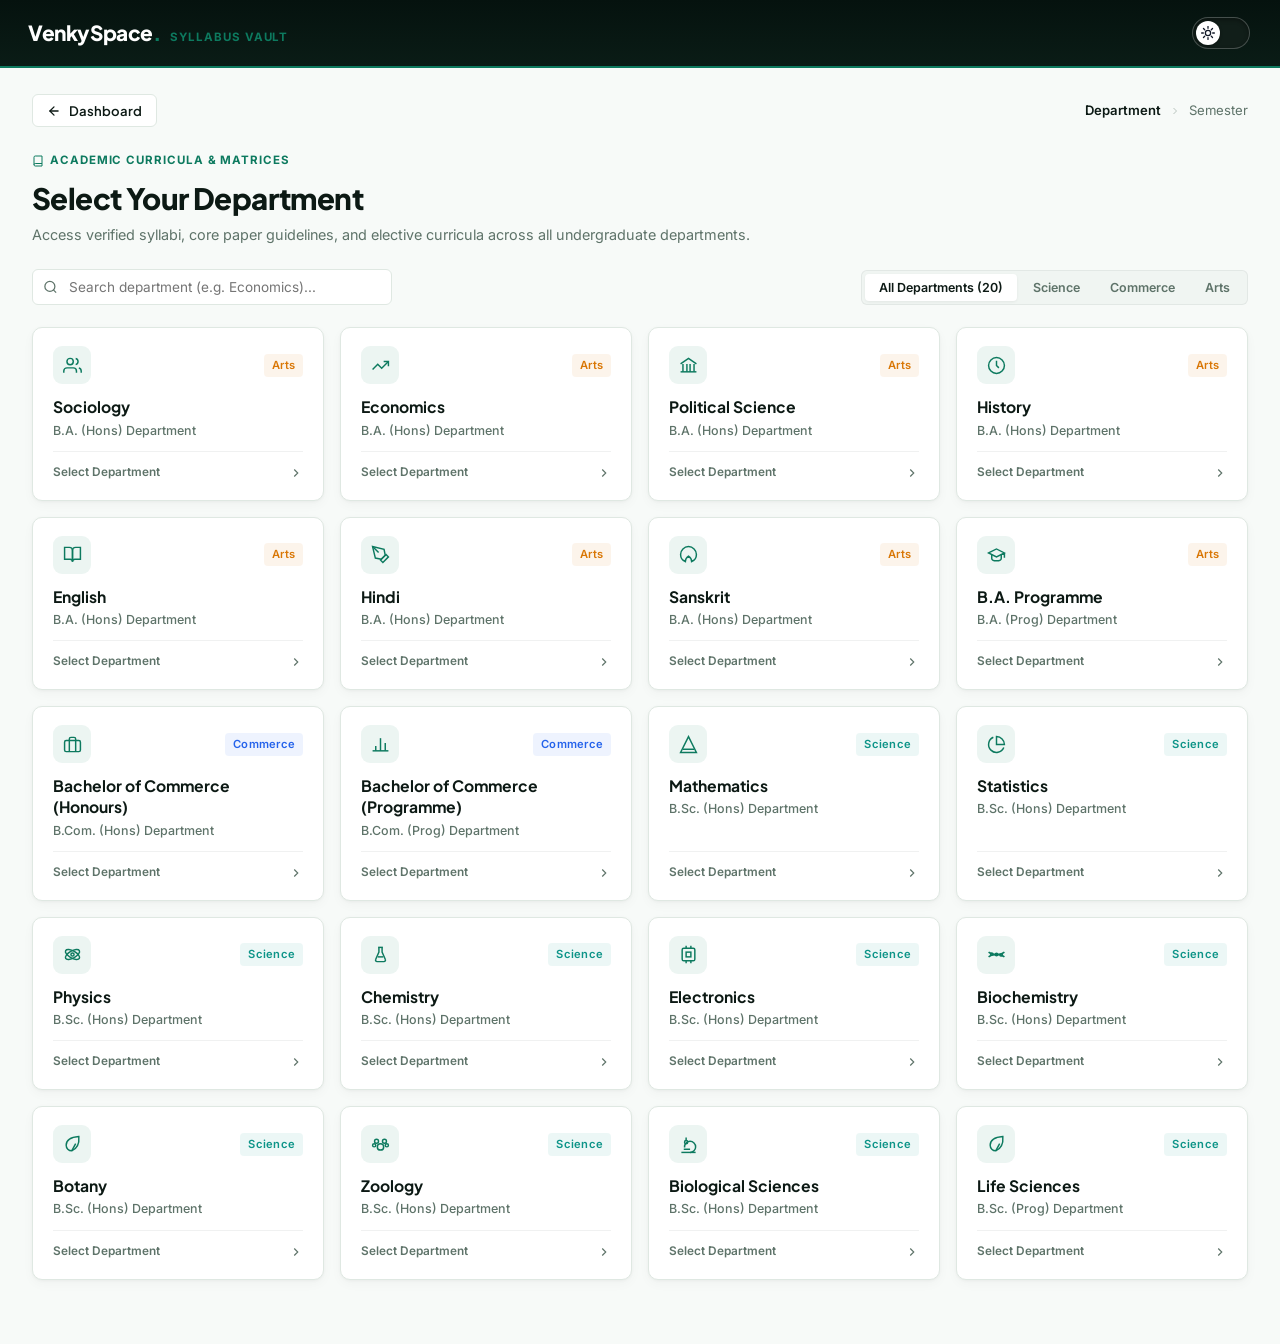
<file: academic-resources/syllabus.html>
<!DOCTYPE html>
<html lang="en">
<head>
    <meta charset="UTF-8">
    <meta name="viewport" content="width=device-width, initial-scale=1.0">
    <title>Academic Syllabus &amp; Curricula — VenkySpace</title>
    <meta name="description" content="Official UGCF NEP Course Syllabus, Learning Objectives &amp; Subject Matrices.">
    <link rel="icon" type="image/x-icon" href="../assets/favicon.ico">

    <!-- Fonts: Plus Jakarta Sans & Inter -->
    <link rel="preconnect" href="https://fonts.googleapis.com">
    <link rel="preconnect" href="https://fonts.gstatic.com" crossorigin>
    <link href="https://fonts.googleapis.com/css2?family=Plus+Jakarta+Sans:wght@500;600;700;800&family=Inter:wght@400;500;600;700&display=swap" rel="stylesheet">

    <style>
        :root {
            --bg-page:        #F7FAF8;
            --bg-card:        #FFFFFF;
            --bg-card-subtle: #F0F5F2;
            --text-heading:   #0C1914;
            --text-body:      #2D3F37;
            --text-muted:     #5E7369;
            --border-color:   #DFE8E2;
            --border-subtle:  rgba(12, 25, 20, 0.06);

            /* Aesthetic Nordic Forest Emerald */
            --accent:         #0D7A5F;
            --accent-hover:   #095C47;
            --accent-subtle:  rgba(13, 122, 95, 0.08);

            /* Stream Colors */
            --stream-science: #0D9488;
            --stream-science-bg: rgba(13, 148, 136, 0.08);
            --stream-commerce: #2563EB;
            --stream-commerce-bg: rgba(37, 99, 235, 0.08);
            --stream-arts: #D97706;
            --stream-arts-bg: rgba(217, 119, 6, 0.08);

            /* Category Badges */
            --badge-dsc-bg: rgba(13, 122, 95, 0.09);
            --badge-dsc-text: #0D7A5F;
            --badge-ge-bg: rgba(217, 119, 6, 0.09);
            --badge-ge-text: #B45309;
            --badge-sec-bg: rgba(14, 116, 144, 0.09);
            --badge-sec-text: #0E7490;
            --badge-vac-bg: rgba(190, 24, 93, 0.09);
            --badge-vac-text: #BE185D;
            --badge-aec-bg: rgba(15, 118, 110, 0.09);
            --badge-aec-text: #0F766E;

            --font-heading: 'Plus Jakarta Sans', sans-serif;
            --font-body:    'Inter', sans-serif;

            --radius-lg: 14px;
            --radius-md: 10px;
            --radius-sm: 6px;
            --shadow-card: 0 1px 3px rgba(12, 25, 20, 0.04), 0 4px 12px rgba(12, 25, 20, 0.03);
            --shadow-hover: 0 4px 16px rgba(13, 122, 95, 0.14);
        }

        [data-theme="dark"] {
            --bg-page:        #080D0B;
            --bg-card:        #101714;
            --bg-card-subtle: #15201C;
            --text-heading:   #F3FAF6;
            --text-body:      #C8D7CE;
            --text-muted:     #7E958A;
            --border-color:   #1D2B24;
            --border-subtle:  rgba(255, 255, 255, 0.06);

            /* Aesthetic Mint Jade */
            --accent:         #34D399;
            --accent-hover:   #6EE7B7;
            --accent-subtle:  rgba(52, 211, 153, 0.12);

            --stream-science-bg: rgba(13, 148, 136, 0.15);
            --stream-commerce-bg: rgba(37, 99, 235, 0.15);
            --stream-arts-bg: rgba(217, 119, 6, 0.15);

            --badge-dsc-bg: rgba(52, 211, 153, 0.15);
            --badge-dsc-text: #6EE7B7;
            --badge-ge-bg: rgba(251, 191, 36, 0.15);
            --badge-ge-text: #FCD34D;
            --badge-sec-bg: rgba(34, 211, 238, 0.15);
            --badge-sec-text: #67E8F9;
            --badge-vac-bg: rgba(244, 114, 182, 0.15);
            --badge-vac-text: #F472B6;
            --badge-aec-bg: rgba(45, 212, 191, 0.15);
            --badge-aec-text: #5EEAD4;

            --shadow-card:    0 4px 20px rgba(0, 0, 0, 0.45);
            --shadow-hover:   0 6px 24px rgba(52, 211, 153, 0.18);
        }

        *, *::before, *::after {
            box-sizing: border-box;
            margin: 0;
            padding: 0;
        }

        body {
            font-family: var(--font-body);
            background-color: var(--bg-page);
            color: var(--text-body);
            line-height: 1.5;
            min-height: 100vh;
            -webkit-font-smoothing: antialiased;
        }

        a {
            color: inherit;
            text-decoration: none;
        }

        /* Top Header Strip */
        .vault-topbar {
            width: 100%;
            height: 68px;
            background: linear-gradient(180deg, #05120E 0%, #0A1C16 100%);
            border-bottom: 2px solid var(--accent);
            padding: 0 28px;
            display: flex;
            align-items: center;
            justify-content: space-between;
            position: sticky;
            top: 0;
            z-index: 100;
        }

        .topbar-brand {
            display: flex;
            align-items: baseline;
            gap: 10px;
        }

        .brand-name {
            font-family: var(--font-heading);
            font-size: 1.3rem;
            font-weight: 800;
            color: #FFFFFF;
            letter-spacing: -0.02em;
        }

        .brand-name span { color: var(--accent); }

        .brand-sub {
            font-size: 0.72rem;
            font-weight: 700;
            color: var(--accent);
            letter-spacing: 0.08em;
            text-transform: uppercase;
        }

        [data-theme="dark"] .brand-sub {
            color: #6EE7B7;
        }

        /* Minimalist Pill Switch Theme Toggle */
        .theme-switch-btn {
            background: transparent;
            border: none;
            cursor: pointer;
            padding: 2px;
            display: inline-flex;
            align-items: center;
            outline: none;
            -webkit-tap-highlight-color: transparent;
        }

        .switch-track {
            width: 58px;
            height: 32px;
            background: #111E19;
            border: 1px solid rgba(255, 255, 255, 0.22);
            border-radius: 9999px;
            padding: 3px;
            display: flex;
            align-items: center;
            position: relative;
            box-shadow: inset 0 2px 4px rgba(0, 0, 0, 0.35);
            transition: background 0.25s ease, border-color 0.25s ease;
        }

        .theme-switch-btn:hover .switch-track,
        .theme-switch-btn:focus-visible .switch-track {
            border-color: var(--accent);
        }

        .switch-thumb {
            width: 24px;
            height: 24px;
            background: #FFFFFF;
            border-radius: 50%;
            display: flex;
            align-items: center;
            justify-content: center;
            color: #111827;
            transform: translateX(0);
            box-shadow: 0 1px 3px rgba(0, 0, 0, 0.35);
            transition: transform 0.25s cubic-bezier(0.4, 0, 0.2, 1), background-color 0.2s ease, color 0.2s ease;
        }

        .switch-icon {
            width: 14px;
            height: 14px;
            display: block;
            stroke-width: 2.2;
        }

        .switch-icon.moon { display: none; }
        [data-theme="dark"] .switch-thumb { transform: translateX(26px); background: #FFFFFF; color: #0F172A; }
        [data-theme="dark"] .switch-icon.sun { display: none; }
        [data-theme="dark"] .switch-icon.moon { display: block; }

        /* Container Layout */
        .vault-container {
            max-width: 1260px;
            margin: 0 auto;
            padding: 26px 22px 64px;
        }

        /* Navigation Controls & Breadcrumbs */
        .nav-controls-row {
            display: flex;
            justify-content: space-between;
            align-items: center;
            margin-bottom: 22px;
            flex-wrap: wrap;
            gap: 12px;
        }

        .back-nav-btn {
            display: inline-flex;
            align-items: center;
            gap: 8px;
            padding: 7px 14px;
            background: var(--bg-card);
            border: 1px solid var(--border-color);
            border-radius: var(--radius-sm);
            font-family: var(--font-heading);
            font-size: 0.82rem;
            font-weight: 600;
            color: var(--text-heading);
            transition: all 0.2s ease;
            cursor: pointer;
        }

        .back-nav-btn:hover {
            border-color: var(--accent);
            color: var(--accent);
            transform: translateX(-2px);
        }

        .breadcrumb-trail {
            display: flex;
            align-items: center;
            gap: 8px;
            font-size: 0.82rem;
            color: var(--text-muted);
            flex-wrap: wrap;
        }

        .breadcrumb-step {
            cursor: pointer;
            transition: color 0.15s ease;
        }

        .breadcrumb-step:hover { color: var(--accent); }

        .breadcrumb-step.active {
            color: var(--text-heading);
            font-weight: 600;
            cursor: default;
        }

        .breadcrumb-separator {
            display: inline-flex;
            align-items: center;
            opacity: 0.4;
        }

        /* Context Header */
        .vault-header {
            margin-bottom: 24px;
        }

        .college-tag {
            font-size: 0.72rem;
            font-weight: 700;
            letter-spacing: 0.08em;
            color: var(--accent);
            text-transform: uppercase;
            display: inline-flex;
            align-items: center;
            gap: 6px;
            margin-bottom: 6px;
        }

        .vault-header h1 {
            font-family: var(--font-heading);
            font-size: clamp(1.7rem, 2.3vw, 2.1rem);
            font-weight: 800;
            color: var(--text-heading);
            letter-spacing: -0.02em;
            margin-bottom: 4px;
        }

        .vault-header p {
            font-size: 0.9rem;
            color: var(--text-muted);
            max-width: 750px;
        }

        /* Info Banner */
        .info-notification-banner {
            display: flex;
            align-items: center;
            gap: 10px;
            background: var(--bg-card-subtle);
            border: 1px solid var(--border-color);
            padding: 10px 16px;
            border-radius: var(--radius-sm);
            margin-bottom: 18px;
            font-size: 0.8rem;
            color: var(--text-body);
        }

        .info-notification-banner svg {
            flex-shrink: 0;
            stroke: var(--accent);
        }

        /* Filters & Search Toolbar */
        .filter-toolbar {
            display: flex;
            justify-content: space-between;
            align-items: center;
            gap: 16px;
            margin-bottom: 22px;
            flex-wrap: wrap;
        }

        .search-box-wrap {
            position: relative;
            flex: 1;
            max-width: 360px;
            min-width: 230px;
        }

        .search-box-wrap input {
            width: 100%;
            padding: 9px 12px 9px 36px;
            background: var(--bg-card);
            border: 1px solid var(--border-color);
            border-radius: var(--radius-sm);
            color: var(--text-heading);
            font-family: var(--font-body);
            font-size: 0.85rem;
            outline: none;
            transition: border-color 0.2s ease, box-shadow 0.2s ease;
        }

        .search-box-wrap input:focus {
            border-color: var(--accent);
            box-shadow: 0 0 0 3px var(--accent-subtle);
        }

        .search-icon-svg {
            position: absolute;
            left: 11px;
            top: 50%;
            transform: translateY(-50%);
            width: 15px;
            height: 15px;
            stroke: var(--text-muted);
            pointer-events: none;
        }

        .category-filter-chips {
            display: flex;
            background: var(--bg-card-subtle);
            padding: 3px;
            border-radius: var(--radius-sm);
            gap: 2px;
            border: 1px solid var(--border-subtle);
        }

        .category-chip {
            background: transparent;
            border: none;
            padding: 6px 14px;
            font-family: var(--font-body);
            font-size: 0.78rem;
            font-weight: 600;
            color: var(--text-muted);
            border-radius: 4px;
            cursor: pointer;
            transition: all 0.15s ease;
        }

        .category-chip.active {
            background: var(--bg-card);
            color: var(--text-heading);
            box-shadow: 0 1px 3px rgba(0,0,0,0.06);
        }

        [data-theme="dark"] .category-chip.active {
            background: #1D2B24;
            color: #FFFFFF;
        }

        /* Bento Grid & Card Styles */
        .bento-grid {
            display: grid;
            grid-template-columns: repeat(auto-fill, minmax(280px, 1fr));
            gap: 16px;
        }

        .bento-card {
            background: var(--bg-card);
            border: 1px solid var(--border-color);
            border-radius: var(--radius-md);
            padding: 18px 20px;
            min-height: 156px;
            display: flex;
            flex-direction: column;
            justify-content: space-between;
            cursor: pointer;
            box-shadow: var(--shadow-card);
            transition: transform 0.2s ease, box-shadow 0.2s ease, border-color 0.2s ease;
            outline: none;
        }

        .bento-card:hover, .bento-card:focus-visible {
            transform: translateY(-2px);
            border-color: var(--accent);
            box-shadow: var(--shadow-hover);
        }

        .card-top {
            display: flex;
            justify-content: space-between;
            align-items: center;
            margin-bottom: 12px;
        }

        .card-icon-wrap {
            width: 38px;
            height: 38px;
            border-radius: 9px;
            background: var(--accent-subtle);
            color: var(--accent);
            display: flex;
            align-items: center;
            justify-content: center;
            flex-shrink: 0;
        }

        .card-icon-wrap svg {
            width: 19px;
            height: 19px;
            stroke-width: 1.85;
        }

        .card-stream-tag {
            font-size: 0.7rem;
            font-weight: 600;
            padding: 3px 8px;
            border-radius: 4px;
            letter-spacing: 0.02em;
        }

        .card-stream-tag.science { background: var(--stream-science-bg); color: var(--stream-science); }
        .card-stream-tag.commerce { background: var(--stream-commerce-bg); color: var(--stream-commerce); }
        .card-stream-tag.arts { background: var(--stream-arts-bg); color: var(--stream-arts); }
        
        .card-stream-tag.badge-dsc { background: var(--badge-dsc-bg); color: var(--badge-dsc-text); }
        .card-stream-tag.badge-ge { background: var(--badge-ge-bg); color: var(--badge-ge-text); }
        .card-stream-tag.badge-sec { background: var(--badge-sec-bg); color: var(--badge-sec-text); }
        .card-stream-tag.badge-vac { background: var(--badge-vac-bg); color: var(--badge-vac-text); }
        .card-stream-tag.badge-aec { background: var(--badge-aec-bg); color: var(--badge-aec-text); }

        .card-info h3 {
            font-family: var(--font-heading);
            font-size: 0.98rem;
            font-weight: 700;
            color: var(--text-heading);
            line-height: 1.35;
            margin-bottom: 4px;
        }

        .card-info p {
            font-size: 0.78rem;
            font-weight: 500;
            color: var(--text-muted);
            line-height: 1.4;
        }

        .card-footer-row {
            display: flex;
            justify-content: space-between;
            align-items: center;
            padding-top: 12px;
            margin-top: 12px;
            border-top: 1px solid var(--border-subtle);
        }

        .card-meta-detail {
            font-size: 0.74rem;
            font-weight: 600;
            color: var(--text-muted);
        }

        .card-arrow-svg {
            width: 14px;
            height: 14px;
            stroke: var(--text-muted);
            transition: transform 0.2s ease, stroke 0.2s ease;
        }

        .bento-card:hover .card-arrow-svg {
            stroke: var(--accent);
            transform: translateX(3px);
        }

        .serial-pill {
            font-size: 0.7rem;
            font-weight: 700;
            color: var(--accent);
            background: var(--accent-subtle);
            padding: 3px 8px;
            border-radius: 4px;
        }

        /* Fullscreen / In-box Syllabus Viewer */
        .syllabus-fullscreen-wrapper {
            background: var(--bg-card);
            border: 1px solid var(--border-color);
            border-radius: var(--radius-lg);
            box-shadow: var(--shadow-card);
            overflow: hidden;
            display: flex;
            flex-direction: column;
            width: 100%;
        }

        .syllabus-fullscreen-wrapper.is-fullscreen {
            position: fixed !important;
            inset: 0 !important;
            width: 100vw !important;
            height: 100vh !important;
            z-index: 999999 !important;
            border-radius: 0 !important;
            border: none !important;
        }

        .syllabus-fullscreen-wrapper.is-fullscreen .viewer-frame-body {
            height: calc(100vh - 60px) !important;
            max-height: none !important;
        }

        .viewer-top-toolbar {
            padding: 12px 18px;
            background: var(--bg-card-subtle);
            border-bottom: 1px solid var(--border-color);
            display: flex;
            align-items: center;
            justify-content: space-between;
            flex-wrap: wrap;
            gap: 12px;
        }

        .viewer-meta-left {
            display: flex;
            align-items: center;
            gap: 10px;
            flex-wrap: wrap;
        }

        .viewer-doc-title {
            font-family: var(--font-heading);
            font-size: 0.98rem;
            font-weight: 700;
            color: var(--text-heading);
        }

        .badge-verified {
            font-size: 0.7rem;
            font-weight: 600;
            padding: 3px 8px;
            border-radius: 999px;
            background: var(--accent-subtle);
            color: var(--accent);
            display: inline-flex;
            align-items: center;
            gap: 4px;
        }

        .viewer-btn-group {
            display: flex;
            align-items: center;
            gap: 8px;
        }

        .btn-viewer-action {
            display: inline-flex;
            align-items: center;
            gap: 6px;
            padding: 6px 12px;
            border-radius: var(--radius-sm);
            font-family: var(--font-heading);
            font-size: 0.8rem;
            font-weight: 600;
            cursor: pointer;
            text-decoration: none;
            transition: all 0.15s ease;
        }

        .btn-viewer-action svg { width: 14px; height: 14px; stroke-width: 2; }
        .btn-viewer-action.primary { background: var(--accent); color: #FFFFFF; border: none; }
        .btn-viewer-action.primary:hover { background: var(--accent-hover); }
        .btn-viewer-action.secondary { background: var(--bg-card); color: var(--text-heading); border: 1px solid var(--border-color); }
        .btn-viewer-action.secondary:hover { border-color: var(--accent); color: var(--accent); }

        .viewer-frame-body {
            position: relative;
            width: 100%;
            height: 75vh;
            min-height: 520px;
            max-height: 850px;
            background: #E5E7EB;
        }

        [data-theme="dark"] .viewer-frame-body { background: #09100D; }

        .syllabus-pdf-frame {
            width: 100%;
            height: 100%;
            border: none;
            display: none;
            background: #FFFFFF;
        }

        /* Coming Soon / Pending Document Box */
        .syllabus-pending-box {
            position: absolute;
            inset: 0;
            display: flex;
            flex-direction: column;
            align-items: center;
            justify-content: center;
            padding: 40px 24px;
            text-align: center;
            background: var(--bg-card);
        }

        .pending-icon-circle {
            width: 58px;
            height: 58px;
            border-radius: 50%;
            background: var(--accent-subtle);
            color: var(--accent);
            display: flex;
            align-items: center;
            justify-content: center;
            margin-bottom: 16px;
        }

        .pending-icon-circle svg { width: 26px; height: 26px; stroke-width: 1.8; }
        .pending-kicker { font-size: 0.72rem; font-weight: 700; letter-spacing: 0.08em; color: var(--accent); text-transform: uppercase; margin-bottom: 8px; }
        .pending-title { font-family: var(--font-heading); font-size: 1.38rem; font-weight: 800; color: var(--text-heading); margin-bottom: 8px; }
        .pending-desc { font-size: 0.88rem; color: var(--text-muted); max-width: 520px; line-height: 1.6; margin-bottom: 22px; }

        .pending-chips {
            display: flex;
            align-items: center;
            gap: 10px;
            flex-wrap: wrap;
            justify-content: center;
        }

        .pending-chip {
            display: inline-flex;
            align-items: center;
            gap: 6px;
            font-size: 0.76rem;
            font-weight: 600;
            color: var(--text-muted);
            background: var(--bg-card-subtle);
            border: 1px solid var(--border-color);
            padding: 5px 12px;
            border-radius: var(--radius-sm);
        }

        .pending-chip svg { width: 13px; height: 13px; }

        .no-results-msg {
            grid-column: 1 / -1;
            padding: 36px;
            text-align: center;
            color: var(--text-muted);
            font-size: 0.88rem;
            background: var(--bg-card);
            border: 1px dashed var(--border-color);
            border-radius: var(--radius-md);
        }

        @media (max-width: 768px) {
    .vault-container { padding: 14px 12px 44px; }

    /* Meesho / Rednote 2x2 grid (4 cards at a time) */
    .bento-grid {
        grid-template-columns: repeat(2, minmax(0, 1fr));
        gap: 10px;
    }
    .bento-card {
        min-height: 0;
        min-width: 0;
        padding: 12px;
        border-radius: 14px;
        gap: 8px;
    }
    .bento-card:hover { transform: none; }
    .bento-card h2, .bento-card h3, .bento-card h4 {
        font-size: 0.88rem;
        line-height: 1.25;
        display: -webkit-box;
        -webkit-line-clamp: 2;
        -webkit-box-orient: vertical;
        overflow: hidden;
    }
    .bento-card p {
        font-size: 0.7rem;
        line-height: 1.3;
        display: -webkit-box;
        -webkit-line-clamp: 2;
        -webkit-box-orient: vertical;
        overflow: hidden;
    }

    /* Keep Syllabus PDF viewer & filters working cleanly */
    .viewer-frame-body { height: 60vh; min-height: 420px; }
    .filter-toolbar { flex-direction: column; align-items: stretch; gap: 10px; }
    .search-box-wrap { max-width: 100%; }
    .category-filter-chips { overflow-x: auto; white-space: nowrap; }
    .viewer-top-toolbar { flex-direction: column; align-items: stretch; }
    .viewer-btn-group { justify-content: stretch; }
    .btn-viewer-action { flex: 1; justify-content: center; }
}
    </style>
    <script type="text/javascript">
    (function(c,l,a,r,i,t,y){
        c[a]=c[a]||function(){(c[a].q=c[a].q||[]).push(arguments)};
        t=l.createElement(r);t.async=1;t.src="https://www.clarity.ms/tag/"+i;
        y=l.getElementsByTagName(r)[0];y.parentNode.insertBefore(t,y);
    })(window, document, "clarity", "script", "zaesi27ysh");
    </script>
</head>
<body>

    <!-- Minimalist Top Navigation -->
    <header class="vault-topbar">
        <a href="../index.html" class="topbar-brand">
            <span class="brand-name">VenkySpace<span>.</span></span>
            <span class="brand-sub">Syllabus Vault</span>
        </a>

        <div class="topbar-right">
            <button class="theme-switch-btn" id="theme-toggle" role="switch" aria-checked="false" aria-label="Toggle Theme" title="Toggle Light / Dark Mode">
                <span class="switch-track">
                    <span class="switch-thumb">
                        <svg class="switch-icon sun" viewBox="0 0 24 24" fill="none" stroke="currentColor" stroke-linecap="round" stroke-linejoin="round">
                            <circle cx="12" cy="12" r="4.5"></circle>
                            <line x1="12" y1="1" x2="12" y2="4"></line>
                            <line x1="12" y1="20" x2="12" y2="23"></line>
                            <line x1="4.22" y1="4.22" x2="6.34" y2="6.34"></line>
                            <line x1="17.66" y1="17.66" x2="19.78" y2="19.78"></line>
                            <line x1="1" y1="12" x2="4" y2="12"></line>
                            <line x1="20" y1="12" x2="23" y2="12"></line>
                            <line x1="4.22" y1="19.78" x2="6.34" y2="17.66"></line>
                            <line x1="17.66" y1="6.34" x2="19.78" y2="4.22"></line>
                        </svg>
                        <svg class="switch-icon moon" viewBox="0 0 24 24" fill="none" stroke="currentColor" stroke-linecap="round" stroke-linejoin="round">
                            <path d="M21 12.79A9 9 0 1 1 11.21 3 7 7 0 0 0 21 12.79z"></path>
                        </svg>
                    </span>
                </span>
            </button>
        </div>
    </header>

    <div class="vault-container">

        <!-- Stepper / Breadcrumbs -->
        <div class="nav-controls-row">
            <button class="back-nav-btn" id="nav-back-btn">
                <svg width="14" height="14" viewBox="0 0 24 24" fill="none" stroke="currentColor" stroke-width="2.2" stroke-linecap="round" stroke-linejoin="round"><line x1="19" y1="12" x2="5" y2="12"></line><polyline points="12 19 5 12 12 5"></polyline></svg>
                <span>Dashboard</span>
            </button>

            <nav class="breadcrumb-trail" aria-label="Breadcrumb Trail">
                <span class="breadcrumb-step" id="crumb-courses">Department</span>
                <span class="breadcrumb-separator"><svg width="12" height="12" viewBox="0 0 24 24" fill="none" stroke="currentColor" stroke-width="2"><polyline points="9 18 15 12 9 6"></polyline></svg></span>
                <span class="breadcrumb-step" id="crumb-semesters">Semester</span>
                <span class="breadcrumb-separator" id="sep-categories" style="display:none;"><svg width="12" height="12" viewBox="0 0 24 24" fill="none" stroke="currentColor" stroke-width="2"><polyline points="9 18 15 12 9 6"></polyline></svg></span>
                <span class="breadcrumb-step" id="crumb-categories" style="display:none;">Category</span>
                <span class="breadcrumb-separator" id="sep-subjects" style="display:none;"><svg width="12" height="12" viewBox="0 0 24 24" fill="none" stroke="currentColor" stroke-width="2"><polyline points="9 18 15 12 9 6"></polyline></svg></span>
                <span class="breadcrumb-step" id="crumb-subjects" style="display:none;">Subject</span>
                <span class="breadcrumb-separator" id="sep-viewer"><svg width="12" height="12" viewBox="0 0 24 24" fill="none" stroke="currentColor" stroke-width="2"><polyline points="9 18 15 12 9 6"></polyline></svg></span>
                <span class="breadcrumb-step" id="crumb-viewer">Syllabus PDF</span>
            </nav>
        </div>

        <!-- Dynamic Context Header -->
        <header class="vault-header">
            <span class="college-tag">
                <svg width="12" height="12" viewBox="0 0 24 24" fill="none" stroke="currentColor" stroke-width="2"><path d="M4 19.5A2.5 2.5 0 0 1 6.5 17H20"></path><path d="M6.5 2H20v20H6.5A2.5 2.5 0 0 1 4 19.5v-15A2.5 2.5 0 0 1 6.5 2z"></path></svg>
                Academic Curricula &amp; Matrices
            </span>
            <h1 id="view-title">Select Your Department</h1>
            <p id="view-subtitle">Access verified syllabi, core paper guidelines, and elective curricula across all undergraduate departments.</p>
        </header>

        <!-- SCREEN 1: COURSES -->
        <div id="screen-courses">
            <div class="filter-toolbar">
                <div class="search-box-wrap">
                    <svg class="search-icon-svg" viewBox="0 0 24 24" fill="none" stroke="currentColor" stroke-width="2"><circle cx="11" cy="11" r="8"></circle><line x1="21" y1="21" x2="16.65" y2="16.65"></line></svg>
                    <input type="text" id="course-search-input" placeholder="Search department (e.g. Economics)..." autocomplete="off">
                </div>
                <div class="category-filter-chips">
                    <button class="category-chip active" data-stream="all">All Departments (20)</button>
                    <button class="category-chip" data-stream="Science">Science</button>
                    <button class="category-chip" data-stream="Commerce">Commerce</button>
                    <button class="category-chip" data-stream="Arts">Arts</button>
                </div>
            </div>
            <div class="bento-grid" id="courses-grid"></div>
        </div>

        <!-- SCREEN 2: SEMESTER -->
        <div id="screen-semesters" style="display: none;">
            <div class="bento-grid" id="semesters-grid"></div>
        </div>

        <!-- SCREEN 3: CATEGORY (DSC, GE/GEL, SEC, VAC, AEC) -->
        <div id="screen-categories" style="display: none;">
            <div id="category-info-banner" style="display:none;" class="info-notification-banner">
                <svg width="16" height="16" viewBox="0 0 24 24" fill="none" stroke="currentColor" stroke-width="2"><circle cx="12" cy="12" r="10"></circle><line x1="12" y1="16" x2="12" y2="12"></line><line x1="12" y1="8" x2="12.01" y2="8"></line></svg>
                <span id="category-info-text">Third Year (Semesters 5 &amp; 6) focuses exclusively on Discipline Specific Core (DSC) papers.</span>
            </div>
            <div class="bento-grid" id="categories-grid"></div>
        </div>

        <!-- SCREEN 4: SUBJECT SELECTION -->
        <div id="screen-subjects" style="display: none;">
            <div class="filter-toolbar">
                <div class="search-box-wrap">
                    <svg class="search-icon-svg" viewBox="0 0 24 24" fill="none" stroke="currentColor" stroke-width="2"><circle cx="11" cy="11" r="8"></circle><line x1="21" y1="21" x2="16.65" y2="16.65"></line></svg>
                    <input type="text" id="subject-search-input" placeholder="Search paper title..." autocomplete="off">
                </div>
                <div id="subject-pool-badge" style="font-size: 0.8rem; font-weight: 700; color: var(--accent);"></div>
            </div>
            <div class="bento-grid" id="subjects-grid"></div>
        </div>

        <!-- SCREEN 5: VIEWER -->
        <div id="screen-viewer" style="display: none;">
            <div class="syllabus-fullscreen-wrapper" id="syllabus-wrapper">
                <div class="viewer-top-toolbar">
                    <div class="viewer-meta-left">
                        <span class="viewer-doc-title" id="viewer-doc-title">Syllabus Matrix</span>
                        <span class="badge-verified">
                            <svg width="12" height="12" viewBox="0 0 24 24" fill="none" stroke="currentColor" stroke-width="2.5"><path d="M12 22s8-4 8-10V5l-8-3-8 3v7c0 6 8 10 8 10z"></path><polyline points="9 12 11 14 15 10"></polyline></svg>
                            Verified Matrix
                        </span>
                    </div>

                    <div class="viewer-btn-group">
                        <button type="button" id="viewer-fullscreen-btn" class="btn-viewer-action secondary" title="Toggle Fullscreen">
                            <svg id="fs-expand-icon" viewBox="0 0 24 24" fill="none" stroke="currentColor"><path d="M8 3H5a2 2 0 0 0-2 2v3m18 0V5a2 2 0 0 0-2-2h-3m0 18h3a2 2 0 0 0 2-2v-3M3 16v3a2 2 0 0 0 2 2h3"></path></svg>
                            <svg id="fs-collapse-icon" style="display:none;" viewBox="0 0 24 24" fill="none" stroke="currentColor"><path d="M8 3v3a2 2 0 0 1-2 2H3m18 0h-3a2 2 0 0 1-2-2V3m0 18v-3a2 2 0 0 1 2-2h3M3 16h3a2 2 0 0 1 2 2v3"></path></svg>
                            <span id="fs-btn-label">Fullscreen</span>
                        </button>
                        <a href="#" target="_blank" id="viewer-external-link" class="btn-viewer-action secondary" style="display: none;">
                            <svg viewBox="0 0 24 24" fill="none" stroke="currentColor"><path d="M18 13v6a2 2 0 0 1-2 2H5a2 2 0 0 1-2-2V8a2 2 0 0 1 2-2h6"></path><polyline points="15 3 21 3 21 9"></polyline><line x1="10" y1="14" x2="21" y2="3"></line></svg>
                            <span>Open Tab</span>
                        </a>
                        <a href="#" id="viewer-download-link" class="btn-viewer-action primary" download style="display: none;">
                            <svg viewBox="0 0 24 24" fill="none" stroke="currentColor"><path d="M21 15v4a2 2 0 0 1-2 2H5a2 2 0 0 1-2-2v-4"></path><polyline points="7 10 12 15 17 10"></polyline><line x1="12" y1="15" x2="12" y2="3"></line></svg>
                            <span>Download</span>
                        </a>
                    </div>
                </div>

                <div class="viewer-frame-body" id="viewer-frame-container">
                    <div class="syllabus-pending-box" id="viewer-pending-box">
                        <div class="pending-icon-circle">
                            <svg viewBox="0 0 24 24" fill="none" stroke="currentColor"><circle cx="12" cy="12" r="10"></circle><polyline points="12 6 12 12 16 14"></polyline></svg>
                        </div>
                        <span class="pending-kicker">Curriculum Update</span>
                        <h3 class="pending-title" id="pending-title-text">Coming Soon</h3>
                        <p class="pending-desc" id="pending-desc-text">
                            The syllabus for this paper is currently being updated and will be available shortly.
                        </p>
                        <div class="pending-chips">
                            <span class="pending-chip">
                                <svg viewBox="0 0 24 24" fill="none" stroke="currentColor"><polygon points="13 2 3 14 12 14 11 22 21 10 12 10 13 2"></polygon></svg>
                                UGCF NEP 2020
                            </span>
                            <span class="pending-chip">
                                <svg viewBox="0 0 24 24" fill="none" stroke="currentColor"><rect x="3" y="4" width="18" height="18" rx="2" ry="2"></rect><line x1="16" y1="2" x2="16" y2="6"></line><line x1="8" y1="2" x2="8" y2="6"></line></svg>
                                Upload Scheduled
                            </span>
                        </div>
                    </div>
                    <iframe id="pdf-viewer-frame" class="syllabus-pdf-frame" title="Syllabus PDF Viewer" allow="autoplay; fullscreen"></iframe>
                </div>
            </div>
        </div>

    </div>

   <script>
        /* =========================================================================
           ⭐ 🔗 INSTANT SYLLABUS LINKS REGISTRY 🔗 ⭐
           Paste your Google Drive share links directly between the quotes ("") below.
           ========================================================================= */
        const SYLLABUS_REGISTRY = {

            /* -------------------------------------------------------------
               1. DISCIPLINE SPECIFIC CORE (DSC)
               ------------------------------------------------------------- */
            "Economics Sem 1": "https://drive.google.com/file/d/1wZhTwcIWW6fXpabIOE7PLtHCgiMVc4HB/view?usp=drive_link",
            "Economics Sem 2": "https://drive.google.com/file/d/1hO90iMHxyg1CRGj89AE401KMHDeBWBtB/view?usp=drive_link",
            "Economics Sem 3": "https://drive.google.com/file/d/1yGu0NBurXjZYVtEXPAtZOy8tRWUKv6XD/view?usp=drive_link",
            "Economics Sem 4": "https://drive.google.com/file/d/15yYoKuO3BsF7xaQzgwk_HbN_uzIitcfp/view?usp=drive_link",
            "Economics Sem 5": "https://drive.google.com/file/d/1JILOvkDnnm5Xx7iIN6o5JJpTuI7uEBkJ/view?usp=drive_link",
            "Economics Sem 6": "https://drive.google.com/file/d/14rMebQ5wv6PBtBtQQ7ZZ1CY4pvEzoXIq/view?usp=drive_link",

            "Commerce (Honours) Sem 1": "https://drive.google.com/file/d/1SgiG6LbWx4Q2yoJG27ahrRIWoIXLb2wp/view?usp=drive_link",
            "Commerce (Honours) Sem 2": "https://drive.google.com/file/d/1jublKiktZl4wBneaoj2e8htTNqlSnXqU/view?usp=drive_link",
            "Commerce (Honours) Sem 3": "https://drive.google.com/file/d/188cVdIRj8OsoiHm0KANE_ZplYNOtnT5U/view?usp=drive_link",
            "Commerce (Honours) Sem 4": "https://drive.google.com/file/d/1OZDE3MGUPgiuBRDmD3MrNVW1aSiOw7fr/view?usp=drive_link",
            "Commerce (Honours) Sem 5": "https://drive.google.com/file/d/13abI7MjqZQb44oBgzt2R_RdOA4YGbpNq/view?usp=drive_link",
            "Commerce (Honours) Sem 6": "https://drive.google.com/file/d/1QLrmCGzhuY64MBRKoobHKkjsXZrghkg7/view?usp=drive_link",

            "Commerce (Programme) Sem 1": "https://drive.google.com/file/d/1nZCS9tZUb4laeJB-m9YWxvxFBJ5ehoay/view?usp=drive_link",
            "Commerce (Programme) Sem 2": "https://drive.google.com/file/d/1LIBmZCdHqG0F7Vs_vKViGXSh7k7xTJP3/view?usp=drive_link",
            "Commerce (Programme) Sem 3": "https://drive.google.com/file/d/1j14sT-HC_KTn3PAnuqacZnQ2UFYpxUhW/view?usp=drive_link",
            "Commerce (Programme) Sem 4": "https://drive.google.com/file/d/11wQWsCZoI9qIh0h-dbeDwUBIG3Im4_2h/view?usp=drive_link",
            "Commerce (Programme) Sem 5": "https://drive.google.com/file/d/1XzJgERslzgAkfmDjGmE84SbrrXNBG16H/view?usp=drive_link",
            "Commerce (Programme) Sem 6": "https://drive.google.com/file/d/1dMGacQbPjgpklvkeAkFljOO5dav5ReWW/view?usp=drive_link",

            "Mathematics Sem 1": "https://drive.google.com/file/d/1HEsvj5LCbS4LqAwVuzwGTwGz3JY4Bnrc/view?usp=drive_link",
            "Mathematics Sem 2": "https://drive.google.com/file/d/1OmyAP2sibt8jNSqO8TCAhGt1YY6KnQbu/view?usp=drive_link",
            "Mathematics Sem 3": "https://drive.google.com/file/d/1dpBPw7lKGL0r7BIn3-bwYaLEMs7qaQPW/view?usp=drive_link",
            "Mathematics Sem 4": "https://drive.google.com/file/d/12ILX9ngldb8b6VyUzCSK4lFOCIMdmUMS/view?usp=drive_link",
            "Mathematics Sem 5": "https://drive.google.com/file/d/1GAXpFr10hAnTuQLNEwOHRuLEL0YymtC2/view?usp=drive_link",
            "Mathematics Sem 6": "https://drive.google.com/file/d/1GBec9LnfexfogJ5xayZRQlovzuXVZ8NC/view?usp=drive_link",

            "Statistics Sem 1": "https://drive.google.com/file/d/1ffEtLLqkMZ7cCrGPO-B2N2Vs_zv_VQcx/view?usp=drive_link",
            "Statistics Sem 2": "https://drive.google.com/file/d/1ygrho-0fZlaOph_lTab-4r3ZWO6e-weV/view?usp=drive_link",
            "Statistics Sem 3": "https://drive.google.com/file/d/1OqVa_GqhtwGyE85AXBRoQYopzuwp3crk/view?usp=drive_link",
            "Statistics Sem 4": "https://drive.google.com/file/d/171lLD07jUECszNVBGcUfkvY_H_uOGOLo/view?usp=drive_link",
            "Statistics Sem 5": "https://drive.google.com/file/d/1Vya6UQYLHHwurPzuVGArnyhe9yIZ4jGP/view?usp=drive_link",
            "Statistics Sem 6": "https://drive.google.com/file/d/1wVuv531TQOw_0CjwuNQVkHRKdRKBrxY8/view?usp=drive_link",

            "Physics Sem 1": "https://drive.google.com/file/d/13vmd3pWGTPm0JPuRD-XkwfleoXWx7ScQ/view?usp=drive_link",
            "Physics Sem 2": "https://drive.google.com/file/d/1S2HM1Mj5T6CH6OJDqkFKPANNSUwNK0Xa/view?usp=drive_link",
            "Physics Sem 3": "https://drive.google.com/file/d/1MyDmMDmjoj9CJLpbBpChAS5pdKvcfXD_/view?usp=drive_link",
            "Physics Sem 4": "https://drive.google.com/file/d/1EFw50GcsCPQQGhGFYYk1sYWZR_LOuOAN/view?usp=drive_link",
            "Physics Sem 5": "https://drive.google.com/file/d/1kvwGabCPoUJAdUsV3_0TYvNn383URGD-/view?usp=drive_link",
            "Physics Sem 6": "https://drive.google.com/file/d/1JmlIqSTbqNlGDh33gR27Gark8mLgZlK1/view?usp=drive_link",

            "Chemistry Sem 1": "https://drive.google.com/file/d/1Sjf1JkBOP75rPXnLTUjOwLsqTA5K3Qmv/view?usp=drive_link",
            "Chemistry Sem 2": "https://drive.google.com/file/d/1GKfDkDHbK-MniwXLpUCqbeYMybpvA0aF/view?usp=drive_link",
            "Chemistry Sem 3": "https://drive.google.com/file/d/1bK2LcU71gwI_FMkAcXdJ03qLTCwhNhpC/view?usp=drive_link",
            "Chemistry Sem 4": "https://drive.google.com/file/d/1MMOQ7z20BDz6p9zYBFzwm_04pohvCO45/view?usp=drive_link",
            "Chemistry Sem 5": "https://drive.google.com/file/d/1wypVEx5-EbIZkCJaXaG8bAzai20aMgks/view?usp=drive_link",
            "Chemistry Sem 6": "https://drive.google.com/file/d/1dr1SzTm_7Nru6e9DUiXWwXKKHbbQz-FV/view?usp=drive_link",

            "Electronics Sem 1": "https://drive.google.com/file/d/1q2KJXMifpjJY7AgfCj9zhkkIGyP4Kzit/view?usp=drive_link",
            "Electronics Sem 2": "https://drive.google.com/file/d/1GiJzVJAgyszGv9bqqjzk7BqeRSbupSTT/view?usp=drive_link",
            "Electronics Sem 3": "https://drive.google.com/file/d/1A4S-uNUd_Xdk_hUfhzbXHzBidtzrNGBb/view?usp=drive_link",
            "Electronics Sem 4": "https://drive.google.com/file/d/1fYVWpG-7yoqi8jzqhcic6VeLmDxYoryR/view?usp=drive_link",
            "Electronics Sem 5": "https://drive.google.com/file/d/1XbTMTycZ7f6wpGiqznZcrWkDBB0acnVB/view?usp=drive_link",
            "Electronics Sem 6": "https://drive.google.com/file/d/1TJN_Xba0fc7CcYwaFeiY9_4JS9dnDf_O/view?usp=drive_link",

            "Biochemistry Sem 1": "https://drive.google.com/file/d/1MyVb-A1z9G7X2Ta8L-64jfxiXox64B6L/view?usp=drive_link",
            "Biochemistry Sem 2": "https://drive.google.com/file/d/1-ZapYt-YYAnuJthoik65Z35HF-ovQ9H2/view?usp=drive_link",
            "Biochemistry Sem 3": "https://drive.google.com/file/d/1mGRQoViC5FBuFHz6iT15QjTvlffSjxkd/view?usp=drive_link",
            "Biochemistry Sem 4": "https://drive.google.com/file/d/1rLt90LPuDBs-xdblLv_oXUPP_PUiUbVi/view?usp=drive_link",
            "Biochemistry Sem 5": "https://drive.google.com/file/d/17_SFp-dAS9iz4-kYAS5KkPhpVT2R4j0E/view?usp=drive_link",
            "Biochemistry Sem 6": "https://drive.google.com/file/d/103vWHGSxsEfiouys1lO8Rg7895uVZJS_/view?usp=drive_link",

            "Botany Sem 1": "https://drive.google.com/file/d/1Okn5CBXjWlvjwj2Ufdi9gbY4LYBFJ4dd/view?usp=drive_link",
            "Botany Sem 2": "https://drive.google.com/file/d/1dU6b-N-SXfQXevp8f0OjsV3S2NV8-zR2/view?usp=drive_link",
            "Botany Sem 3": "https://drive.google.com/file/d/1V3mYXJRycL4iMMSUtn4p5m--MdCQDyTF/view?usp=drive_link",
            "Botany Sem 4": "https://drive.google.com/file/d/1coueGrtvHnUCti_mqDuPR6HACzsPTina/view?usp=drive_link",
            "Botany Sem 5": "https://drive.google.com/file/d/14IoEl3_7WbKEpddBhCfVBmgttO0yfI_8/view?usp=drive_link",
            "Botany Sem 6": "https://drive.google.com/file/d/1HD_gZGcdIbcQpo3bCBmxUnkU3__5NqMu/view?usp=drive_link",

            "Zoology Sem 1": "https://drive.google.com/file/d/1v5zS-lc5SGfGwZw2LIjAokL2bQBh6fjV/view?usp=drive_link",
            "Zoology Sem 2": "https://drive.google.com/file/d/1Bpr2WF5ftdR_8AuJbPFXqLWAY5HiXugn/view?usp=drive_link",
            "Zoology Sem 3": "https://drive.google.com/file/d/1XcZCjifrAZT4DEWakKYjC9w9scbJk_9I/view?usp=drive_link",
            "Zoology Sem 4": "https://drive.google.com/file/d/1d9DOk1g0mHBMPV37RkO7bvX4WZRZjcCf/view?usp=drive_link",
            "Zoology Sem 5": "https://drive.google.com/file/d/18Iymtb_OkdVOWr8mkmszLXjGY23M8CFN/view?usp=drive_link",
            "Zoology Sem 6": "https://drive.google.com/file/d/1jE29mJeD9M8Wmjfwno1bw7lXKQnEYRWR/view?usp=drive_link",

            "Biological Sciences Sem 1": "https://drive.google.com/file/d/17Y5Hy2HVpd1De8Xmuqo7yVToxKzxfXtv/view?usp=drive_link",
            "Biological Sciences Sem 2": "https://drive.google.com/file/d/1TCMhAkjY7DlVEBibWj1cf-xzDaJu0fAQ/view?usp=drive_link",
            "Biological Sciences Sem 3": "https://drive.google.com/file/d/1H0-TLCfvgSxc1vKRnxltNiBlAhl-1vou/view?usp=drive_link",
            "Biological Sciences Sem 4": "https://drive.google.com/file/d/1CZRFpllvhY74dcmU_tYZveFNEnmekePc/view?usp=drive_link",
            "Biological Sciences Sem 5": "https://drive.google.com/file/d/1ejtYqIQFDhqrg3JHmZn2sU3HfbVRGzem/view?usp=drive_link",
            "Biological Sciences Sem 6": "https://drive.google.com/file/d/16nbG04GI9sOPN6uU6JFvszMwG4q6UT7W/view?usp=drive_link",

            "Sociology Sem 1": "https://drive.google.com/file/d/11masTm46U3VCVEfMfT7ZRF3YWJYwpUR0/view?usp=drive_link",
            "Sociology Sem 2": "https://drive.google.com/file/d/1X3oY8MKbNSpAVO6mQPJj-WktCpaRuyzG/view?usp=drive_link",
            "Sociology Sem 3": "https://drive.google.com/file/d/11Bc62ljTBxuqHCRnhnBWYerl8xH1wFYd/view?usp=drive_link",
            "Sociology Sem 4": "https://drive.google.com/file/d/1QE8qhDLA7c5cRaJRo4Sx8JOks2MbUwHQ/view?usp=drive_link",
            "Sociology Sem 5": "https://drive.google.com/file/d/1Kk8F9VXHPlhyz-dmd-SuEUrW31vnfiVs/view?usp=drive_link",
            "Sociology Sem 6": "https://drive.google.com/file/d/1KGPPMoimmNbp7s-F7xL9u4EaB-9iHi1E/view?usp=drive_link",

            "Political Science Sem 1": "https://drive.google.com/file/d/1BQWtt3NhjDWFnIH6Xa1bw3SraFzkviZZ/view?usp=drive_link",
            "Political Science Sem 2": "https://drive.google.com/file/d/14i9cHqw4uISjcCc31o3jM1ZOZc_PITfh/view?usp=drive_link",
            "Political Science Sem 3": "https://drive.google.com/file/d/1v9Z1GhVmqY5QWjyYBU8O9H5jnmjjOQAU/view?usp=drive_link",
            "Political Science Sem 4": "https://drive.google.com/file/d/1LPDXnv0jH0gCDbnQvOnf_9UgoNBnbJK6/view?usp=drive_link",
            "Political Science Sem 5": "https://drive.google.com/file/d/1p5TBA5TUMmvdJ9m7GyPFrjFj6u3xwCkv/view?usp=drive_link",
            "Political Science Sem 6": "https://drive.google.com/file/d/1gxyCBBbFBk_DBywthm9ImwtidY60wwh2/view?usp=drive_link",

            "History Sem 1": "https://drive.google.com/file/d/1YVrLkiwOtfSPVGoGNNGZxhyHpGsi3hg6/view?usp=drive_link",
            "History Sem 2": "https://drive.google.com/file/d/10VN-jMrjXIKtBMijGES114mK8ClpLpcg/view?usp=drive_link",
            "History Sem 3": "https://drive.google.com/file/d/1iAT_kr7iY2UnWeeRpYxhiWDPne3HNsOX/view?usp=drive_link",
            "History Sem 4": "https://drive.google.com/file/d/1px6BzeG1s2yqlMhr7uKPeim8BlNJAeYb/view?usp=drive_link",
            "History Sem 5": "https://drive.google.com/file/d/1ynYuWCrQ6kMKdDNlzVO4pIFIVLWYzzE8/view?usp=drive_link",
            "History Sem 6": "https://drive.google.com/file/d/13KQuiQjrRus46d-0XDVDkp1pg-HPOfFQ/view?usp=drive_link",

            "English Sem 1": "https://drive.google.com/file/d/1CryDJXCbrVmIfXY8yHq3d-eKYLDXDjzn/view?usp=drive_link",
            "English Sem 2": "https://drive.google.com/file/d/18piLgfhNW_Ihi2A03P8UBFWFv18xhKAe/view?usp=drive_link",
            "English Sem 3": "https://drive.google.com/file/d/18J6cvjyCef7vueGrD568Ead3HLxgabo-/view?usp=drive_link",
            "English Sem 4": "https://drive.google.com/file/d/1A7sn-QNzoOfSaZ0t9UiWRIITvDhWLKgm/view?usp=drive_link",
            "English Sem 5": "https://drive.google.com/file/d/15P9_xWH3hwmf9Xt4foDi-hUceVduCQI5/view?usp=drive_link",
            "English Sem 6": "https://drive.google.com/file/d/1k9LOWrH5kA5St_xO7R3ja3nEfxXoyFAo/view?usp=drive_link",

            "Hindi Sem 1": "https://drive.google.com/file/d/18NyiyfEYA9NgFLckMH3pujycs5c_7fI_/view?usp=drive_link",
            "Hindi Sem 2": "https://drive.google.com/file/d/1NkTAjyg2tVaKySxYrU0qC_fnlDlBSTJq/view?usp=drive_link",
            "Hindi Sem 3": "https://drive.google.com/file/d/1Efk8ASxgRFbk-yHyyn7v1E9wNk2tAO62/view?usp=drive_link",
            "Hindi Sem 4": "https://drive.google.com/file/d/1Msx9yKOlUeYshWcNETucgs85Fv-dKB_W/view?usp=drive_link",
            "Hindi Sem 5": "https://drive.google.com/file/d/1IQc8Hv-4moVvL43ZYslLOFtIqTLjoSpv/view?usp=drive_link",
            "Hindi Sem 6": "https://drive.google.com/file/d/1eYHRps9kp7qKO9mE9ob1hbD9Y_mM2mgA/view?usp=drive_link",

            "Sanskrit Sem 1": "https://drive.google.com/file/d/1RXvm7KRBhnYUS9xtcDMHjlVe-rPsckrk/view?usp=drive_link",
            "Sanskrit Sem 2": "https://drive.google.com/file/d/1NAxTgz7EyTPXtozS174AYXLfu_Q1U2tp/view?usp=drive_link",
            "Sanskrit Sem 3": "https://drive.google.com/file/d/1o1Xtzy7RtFcLZNnriI5IxOXiG52da78b/view?usp=drive_link",
            "Sanskrit Sem 4": "https://drive.google.com/file/d/1mvmd1LZlYa8-YXdWd6nV5ZwymmxLkLz6/view?usp=drive_link",
            "Sanskrit Sem 5": "https://drive.google.com/file/d/1CzKyYlOqOWiYVvi6FSbB1bfVckUafe77/view?usp=drive_link",
            "Sanskrit Sem 6": "https://drive.google.com/file/d/1aPNRXzclGbHn9Lg0Ht7T2kHqk9MT2hcT/view?usp=drive_link",

            "Life Sciences Sem 1": "https://drive.google.com/file/d/1RntPZejzi6hOvPWNiKeaSdN-lAVfBmOF/view?usp=drive_link",
            "Life Sciences Sem 2": "",
            "Life Sciences Sem 3": "",
            "Life Sciences Sem 4": "",
            "Life Sciences Sem 5": "",
            "Life Sciences Sem 6": "",

            /* -------------------------------------------------------------
               1B. B.A. PROGRAMME — SEPARATE MAJOR & MINOR SYLLABUS PDFs
               Paste your Google Drive links inside "" below.
               (Tip: If 1 PDF covers all semesters of a subject, you can just
               paste it into the "(All Semesters)" line for that subject!)
               ------------------------------------------------------------- */

            // --- MAJOR DISCIPLINE PDFs ---
            "B.A. Prog Tamil (Major)": "",
            "B.A. Prog Tamil (Major) Sem 1": "",
            "B.A. Prog Tamil (Major) Sem 2": "",
            "B.A. Prog Tamil (Major) Sem 3": "https://drive.google.com/file/d/1s32McM8vwiwY2eR-fN3ClKkQai0ZM0O1/view?usp=drive_link",
            "B.A. Prog Tamil (Major) Sem 4": "",
            "B.A. Prog Tamil (Major) Sem 5": "",
            "B.A. Prog Tamil (Major) Sem 6": "",

            "B.A. Prog Telugu (Major)": "",
            "B.A. Prog Telugu (Major) Sem 1": "",
            "B.A. Prog Telugu (Major) Sem 2": "",
            "B.A. Prog Telugu (Major) Sem 3": "https://drive.google.com/file/d/1-DBP33OMXdVZPTMvoCVv3s4sgeLL2SqG/view?usp=drive_link",
            "B.A. Prog Telugu (Major) Sem 4": "",
            "B.A. Prog Telugu (Major) Sem 5": "",
            "B.A. Prog Telugu (Major) Sem 6": "",

            "B.A. Prog Hindi (Major)": "",
            "B.A. Prog Hindi (Major) Sem 1": "",
            "B.A. Prog Hindi (Major) Sem 2": "",
            "B.A. Prog Hindi (Major) Sem 3": "https://drive.google.com/file/d/18Tn_yBNVwXzNNqBTR94-TswugptxTFrl/view?usp=drive_link",
            "B.A. Prog Hindi (Major) Sem 4": "",
            "B.A. Prog Hindi (Major) Sem 5": "",
            "B.A. Prog Hindi (Major) Sem 6": "",

            "B.A. Prog Sanskrit (Major)": "",
            "B.A. Prog Sanskrit (Major) Sem 1": "https://drive.google.com/file/d/1Jf4jybsQFThL4Vq3CeZXXQjuiafoWcbO/view?usp=drive_link",
            "B.A. Prog Sanskrit (Major) Sem 2": "",
            "B.A. Prog Sanskrit (Major) Sem 3": "https://drive.google.com/file/d/1Mr44sCaaSfKu_j335kFGCoJzJ4ITSJ0C/view?usp=drive_link",
            "B.A. Prog Sanskrit (Major) Sem 4": "",
            "B.A. Prog Sanskrit (Major) Sem 5": "",
            "B.A. Prog Sanskrit (Major) Sem 6": "",

            "B.A. Prog English (Major)": "",
            "B.A. Prog English (Major) Sem 1": "https://drive.google.com/file/d/1PnypIkIliVo2MmHrwyQhwlHNuRzpS7_R/view?usp=drive_link",
            "B.A. Prog English (Major) Sem 2": "https://drive.google.com/file/d/1ZLqyfJrl3C-5cUdo1UiPvCNWtEQkhbmf/view?usp=drive_link",
            "B.A. Prog English (Major) Sem 3": "https://drive.google.com/file/d/1b6qVKzPuloHVkEP5BdRUntYEV6IxYNMn/view?usp=drive_link",
            "B.A. Prog English (Major) Sem 4": "https://drive.google.com/file/d/1k8YEhP7n2jHsBZXj1Ik5yfb1fSSoqRHU/view?usp=drive_link",
            "B.A. Prog English (Major) Sem 5": "https://drive.google.com/file/d/11fbElHpJ7z6rN6hIXGVyRoghsgPQ3jP7/view?usp=drive_link",
            "B.A. Prog English (Major) Sem 6": "https://drive.google.com/file/d/1qAX3bFYrN7_wMC2YOOBkBkwdHywXThLh/view?usp=drive_link",

            "B.A. Prog History (Major)": "",
            "B.A. Prog History (Major) Sem 1": "https://drive.google.com/file/d/1WNhmkp2DvJba6f6Dikv5BeuA022g7yUa/view?usp=drive_link",
            "B.A. Prog History (Major) Sem 2": "https://drive.google.com/file/d/1RUgVBDn13YFxP6vbajGECTiSYj5QvuRv/view?usp=drive_link",
            "B.A. Prog History (Major) Sem 3": "https://drive.google.com/file/d/1b1RLfNYL2nie59jk2vaKPy4IQ24WR4M-/view?usp=drive_link",
            "B.A. Prog History (Major) Sem 4": "https://drive.google.com/file/d/13va8a0h-tY_4uozmxeyyqsDBsdkE2eD2/view?usp=drive_link",
            "B.A. Prog History (Major) Sem 5": "",
            "B.A. Prog History (Major) Sem 6": "",

            "B.A. Prog Economics (Major)": "",
            "B.A. Prog Economics (Major) Sem 1": "https://drive.google.com/file/d/139uJ_Oj3P9kzB29zvv5JA71dfi3_ZQOD/view?usp=drive_link",
            "B.A. Prog Economics (Major) Sem 2": "https://drive.google.com/file/d/12jS_KxkI8Xb-cD17Y8hCHnGOde4x1EVP/view?usp=drive_link",
            "B.A. Prog Economics (Major) Sem 3": "https://drive.google.com/file/d/1ond1bne_tLwDxcPARlYQdhM96hQ2E338/view?usp=drive_link",
            "B.A. Prog Economics (Major) Sem 4": "https://drive.google.com/file/d/11uj3Z6kyn3wkTwpYM1jg84DIieMDFmxi/view?usp=drive_link",
            "B.A. Prog Economics (Major) Sem 5": "https://drive.google.com/file/d/14kbneJ34nxWQTZoCCYBC2DibJykNgNgj/view?usp=drive_link",
            "B.A. Prog Economics (Major) Sem 6": "",

            // --- MINOR DISCIPLINE PDFs ---
            "B.A. Prog Political Science (Minor)": "",
            "B.A. Prog Political Science (Minor) Sem 1": "https://drive.google.com/file/d/1Vgr6hmhD39whRys7XU3x6ydus7BkkyeY/view?usp=drive_link",
            "B.A. Prog Political Science (Minor) Sem 2": "https://drive.google.com/file/d/1IQga6JmntfZ_-2ryj2pI1TiDAIKlwtjS/view?usp=drive_link",
            "B.A. Prog Political Science (Minor) Sem 3": "https://drive.google.com/file/d/1M0HsVia6T2yHgU1fMeB7PJ28W8sz2Uh8/view?usp=drive_link",
            "B.A. Prog Political Science (Minor) Sem 4": "https://drive.google.com/file/d/1Is8FtprZkAF4dpyKfcWcegatFaDBxOXr/view?usp=drive_link",
            "B.A. Prog Political Science (Minor) Sem 5": "https://drive.google.com/file/d/1hSYD7v2wz9WncV3v7eR9d0d-ggmtjl_C/view?usp=drive_link",
            "B.A. Prog Political Science (Minor) Sem 6": "https://drive.google.com/file/d/1YCHVFuap751Xut0WqcNVClR8XpUoZs4R/view?usp=drive_link",

            "B.A. Prog History (Minor)": "",
            "B.A. Prog History (Minor) Sem 1": "https://drive.google.com/file/d/1k-1qA7rl9kh1ZotGtqazT8pGj_T7anjb/view?usp=drive_link",
            "B.A. Prog History (Minor) Sem 2": "https://drive.google.com/file/d/1aE9MBcwhcjYTbE82Kd1xCQqNzrghEjxg/view?usp=drive_link",
            "B.A. Prog History (Minor) Sem 3": "https://drive.google.com/file/d/18nB7kffj_ycqbWry1sgm1Ia6SGofhQ2A/view?usp=drive_link",
            "B.A. Prog History (Minor) Sem 4": "https://drive.google.com/file/d/1fAYT8_RkJkIzjBva6auipt7ORcMdk0-h/view?usp=drive_link",
            "B.A. Prog History (Minor) Sem 5": "https://drive.google.com/file/d/1nWobMZBxJ8B0fFCt9HH3VsnXZaD48HqM/view?usp=drive_link",
            "B.A. Prog History (Minor) Sem 6": "https://drive.google.com/file/d/1nm2UFpf8upFfJO2Nk66tZXLLq_cK1I6d/view?usp=drive_link",

            "B.A. Prog Sociology (Minor)": "",
            "B.A. Prog Sociology (Minor) Sem 1": "https://drive.google.com/file/d/1DU8-aF4cVJGnup69CTmIAOmL3u-7jimJ/view?usp=drive_link",
            "B.A. Prog Sociology (Minor) Sem 2": "https://drive.google.com/file/d/1Q0Fl8nHcl4Ih2ZOJQOHy4aa9dlwVb5ck/view?usp=drive_link",
            "B.A. Prog Sociology (Minor) Sem 3": "https://drive.google.com/file/d/1eneUa8hGa3F8UNMvXP46S6s4h8CVWQP5/view?usp=drive_link",
            "B.A. Prog Sociology (Minor) Sem 4": "https://drive.google.com/file/d/1MQuACTuw1z85Ch51AW7sx7Ctuzfyppoc/view?usp=drive_link",
            "B.A. Prog Sociology (Minor) Sem 5": "https://drive.google.com/file/d/1h0sMi5HKTz41yI_5ZtbhCm0EesG9yUTq/view?usp=drive_link",
            "B.A. Prog Sociology (Minor) Sem 6": "https://drive.google.com/file/d/19Wg_Elm-ILc9heINy5tmIXm1OxC4EJf1/view?usp=drive_link",

            "B.A. Prog Economics (Minor)": "",
            "B.A. Prog Economics (Minor) Sem 1": "https://drive.google.com/file/d/1JzToAVDwD7nu4dvu3-sBwlZE2EEazP0E/view?usp=drive_link",
            "B.A. Prog Economics (Minor) Sem 2": "https://drive.google.com/file/d/1e9rMB7rplHngeZAfy4MNcf3fOKWwmqXF/view?usp=drive_link",
            "B.A. Prog Economics (Minor) Sem 3": "https://drive.google.com/file/d/1bwSfvHURa59dSTVPIRMK0J2jzIL1KElO/view?usp=drive_link",
            "B.A. Prog Economics (Minor) Sem 4": "https://drive.google.com/file/d/13LaXlaqYrCYc_4HwybOkd-FmjtFijZZC/view?usp=drive_link",
            "B.A. Prog Economics (Minor) Sem 5": "https://drive.google.com/file/d/1xvcjp1Dstw8SiIqP_KpVNzbjFsZJ69Vy/view?usp=drive_link",
            "B.A. Prog Economics (Minor) Sem 6": "",

            "B.A. Prog Mathematics (Minor)": "",
            "B.A. Prog Mathematics (Minor) Sem 1": "https://drive.google.com/file/d/1p_8PFxvdnus7ZtI_4EHE-W2jmh7c3UAp/view?usp=drive_link",
            "B.A. Prog Mathematics (Minor) Sem 2": "",
            "B.A. Prog Mathematics (Minor) Sem 3": "https://drive.google.com/file/d/1ydawz8XOjramN_piqRZU5HrNWW57f9Ed/view?usp=drive_link",
            "B.A. Prog Mathematics (Minor) Sem 4": "",
            "B.A. Prog Mathematics (Minor) Sem 5": "https://drive.google.com/file/d/1-fYIfw5a6kx_jTHku93KOELEKA-AjKOB/view?usp=drive_link",
            "B.A. Prog Mathematics (Minor) Sem 6": "https://drive.google.com/file/d/1YgYFr2ZpRaIw0SSP3lt12XV3-BhTTTtn/view?usp=drive_link",

            "B.A. Prog Statistics (Minor)": "",
            "B.A. Prog Statistics (Minor) Sem 1": "https://drive.google.com/file/d/10YghrxdFkilHiUuM11mszzjn5sP8eKz0/view?usp=drive_link",
            "B.A. Prog Statistics (Minor) Sem 2": "https://drive.google.com/file/d/1gBSXB3KQmHpANO8zsykijDk1jB7qttvx/view?usp=drive_link",
            "B.A. Prog Statistics (Minor) Sem 3": "https://drive.google.com/file/d/1AMD08tkX9dfLwbu0l_U-A8hrapROGzf2/view?usp=drive_link",
            "B.A. Prog Statistics (Minor) Sem 4": "https://drive.google.com/file/d/18UbkyDokYBVK96VDjSqZPLc8mdOuMBBo/view?usp=drive_link",
            "B.A. Prog Statistics (Minor) Sem 5": "https://drive.google.com/file/d/1-5t_GR-V1SPAQDNb09Gj25zkNdutQNeq/view?usp=drive_link",
            "B.A. Prog Statistics (Minor) Sem 6": "https://drive.google.com/file/d/1WivyBy7b5Y2dTjyKbe3TICpSEouzmLT5/view?usp=drive_link",

            /* -------------------------------------------------------------
               2. GENERIC ELECTIVE (GE) PAPERS
               ------------------------------------------------------------- */
            "Molecules of Life": "https://drive.google.com/file/d/1hyMET1Sx_1A-ArLpboCvPl8v1b1cBLri/view?usp=drive_link",
            "Biofertilizer": "https://drive.google.com/file/d/1g6y2MyxAMC9aDZXdstr1RWWnGvpz9qvp/view?usp=drive_link",
            "Atomic Structure and Chemical Bonding": "https://drive.google.com/file/d/1amMwfdE49r4W8WnT6MVBTEyVCSj2UGs2/view?usp=drive_link",
            "Business Organisation": "https://drive.google.com/file/d/1WC8vEG4tgq7HVTP4kBw_pq8jdU-JW1AY/view?usp=drive_link",
            "Principles of Microeconomics - I": "https://drive.google.com/file/d/1wtWfdVdim7VDwMloIOSW7utcYFWEsu9g/view?usp=drive_link",
            "Data Engineering and Analytics": "https://drive.google.com/file/d/1WdxZXYzNhg1vjKMbJTvCSKz1Dxqv4DfJ/view?usp=drive_link",
            "Indian English Literature": "https://drive.google.com/file/d/12sconnPO0f7xBcqjmSKw-IUCvbBwJshc/view?usp=drive_link",
            "Hindi Cinema or Uska Adhyan": "https://drive.google.com/file/d/1XPySzLsqJHLQl9g2MiAEDty1vZ4kXez9/view?usp=drive_link",
            "Delhi Through the Ages : The Making of its Early Modern History": "https://drive.google.com/file/d/1RPGm2w9zNtyAKjx-5-aqJdYg1XAYDBqo/view?usp=drive_link",
            "Fundamentals of Calculus": "https://drive.google.com/file/d/1FADzGAsonzzEzWapNyx3CXXto1HazYZz/view?usp=drive_link",
            "Mechanics": "https://drive.google.com/file/d/1fZj53uqY3ILWHp-A5654EnibD80pBH_N/view?usp=drive_link",
            "Nationalism in India": "https://drive.google.com/file/d/1CTotWSJ1EK_0s5nRaxPCBqJmu1ln-mjC/view?usp=drive_link",
            "Ancient Indian Medicinal Science: Unveiling the Secrets of Ayurveda": "https://drive.google.com/file/d/1PxHQbHcigjgP34kzLEOZdEN_IY_m95j1/view?usp=drive_link",
            "Sociology and Everyday Life": "https://drive.google.com/file/d/1mgp2JOrXjBxHTanIDGOt3TxZPxoBPzku/view?usp=drive_link",
            "Basic Statistics for Economics": "https://drive.google.com/file/d/18H3FKy_Ic5FyTR3yJ6JK6cf37bwK8KBM/view?usp=drive_link",
            "Economic Zoology": "https://drive.google.com/file/d/1yTHyx_AwdNbNZ74q1dQA9k3WPlJgq4wI/view?usp=drive_link",
            "Fitness and Wellness": "https://drive.google.com/file/d/1yNDyq8YdZso_Zlfwn7ooDV2HyLhUQsus/view?usp=drive_link",

            /* -------------------------------------------------------------
               3. SKILL ENHANCEMENT COURSES (SEC)
               ------------------------------------------------------------- */
            "Essential Food Nutrients": "https://drive.google.com/file/d/1gqSRSPxQXi1Rg9rHSPTbHOHm7Xv026i7/view?usp=drive_link",
            "Green Belt Development for Smart Cities": "https://drive.google.com/file/d/1rSlxoyxIUb3JwOMJoYSciL29d6gWjHl2/view?usp=drive_link",
            "Basic IT Tools": "https://drive.google.com/file/d/1ONR0Mh3xGeNIWNEaPagFaCy1xoNyP0IB/view?usp=drive_link",
            "Personality Development and Communication": "https://drive.google.com/file/d/1Ft2FFnq__S90PzGeTrj6Gfv8tPpHtmtC/view?usp=drive_link",
            "Digital Marketing": "https://drive.google.com/file/d/1sHVYh4f2WrrouDZgpNzSCplq_18AfQ0M/view?usp=drive_link",
            "Creative Writing": "https://drive.google.com/file/d/1sBvmia1WExzfRnAnQq3I_d44bC9_Ea_S/view?usp=drive_link",
            "Rachnatmak Lekhan": "https://drive.google.com/file/d/1lYey18IpYVbvJkv6V6uz0L9e_Zj01St5/view?usp=drive_link",
            "Museum and Museology": "https://drive.google.com/file/d/1Hu4pA141qvG9j_f1ZYYNjLhFLM2DNUOc/view?usp=drive_link",
            "Programming using Python": "https://drive.google.com/file/d/1sY29KlXPwlbUpr8RdLIvodwVe-mMCh3l/view?usp=drive_link",
            "Essentials of Python": "https://drive.google.com/file/d/1clQphCmsAd9savXYTNpOKjaM2_2FQUX3/view?usp=drive_link",
            "Political Leadership and Communication": "https://drive.google.com/file/d/1_kuixWg300iz6HSZnl4od_YCwcckqcJa/view?usp=drive_link",
            "Yoga in Practice": "https://drive.google.com/file/d/11zAV0PwmAjSDK3lmLOVRal5Tf57cyQ2Q/view?usp=drive_link",
            "Advanced Spreadsheet Tools": "https://drive.google.com/file/d/1ysXzF4M6KAXRGMnTiaGjR3lCgM1y1SqF/view?usp=drive_link",
            "Healthy and Sustainable Food Choices": "https://drive.google.com/file/d/1mhdK9U3uuwar7VmSjpbV4N3mrHVAle2w/view?usp=drive_link",

            /* -------------------------------------------------------------
               4. VALUE ADDITION COURSES (VAC)
               ------------------------------------------------------------- */
            "Ayurveda and Nutrition": "https://drive.google.com/file/d/1DtIuLuOxcT9C64LpN94A3qWrqv_QodjD/view?usp=drive_link",
            "भारतीय भक्ति परम्परा और मानव मूल्य": "https://drive.google.com/file/d/10dOSglvMRDwglZBCq3jZBSPMaZVtjAMB/view?usp=drive_link",
            "Constitutional Values and Fundamental Duties": "https://drive.google.com/file/d/1t7QqG9Ms90r-e_7_ktaxrfFMcxldhfI4/view?usp=drive_link",
            "Digital Empowerment": "https://drive.google.com/file/d/1pyB6MygYCNW-cbdUmQe7Mj8sh1F4MlV0/view?usp=drive_link",
            "Ethics and Culture": "https://drive.google.com/file/d/1fOYrsnm-Abxl5Kb2J_0sVUIcK68So3vZ/view?usp=drive_link",
            "Financial Literacy": "https://drive.google.com/file/d/13htTUj1SQhM3wnSFkRonZvfqEFdlvAjY/view?usp=drive_link",
            "National Cadet Corps - I": "https://drive.google.com/file/d/12bB4-FhiMy3oqbb1Zs2ALZVSbeHSXdzB/view?usp=drive_link",
            "Sports for Life - I": "https://drive.google.com/file/d/19OHWUdue_FhMZ4d2us7Sl3cldgHweWet/view?usp=drive_link",
            "The Art of Being Happy": "https://drive.google.com/file/d/1-BJXEDDyo8JbHCGBdyFQjsc_4wPRY7B_/view?usp=drive_link",
            "Vedic Mathematics - I": "https://drive.google.com/file/d/1YPSR-71uejiMqYoCE1RBjWUw5bYXogit/view?usp=drive_link",
            "Yoga Philosophy and Practice": "https://drive.google.com/file/d/1p77esB_RLE8e6y0QjlFHsTjMwdE2hWxF/view?usp=drive_link",

            /* -------------------------------------------------------------
               5. AEC: ENVIRONMENTAL SCIENCE (EVS) & INDIAN LANGUAGES
               ------------------------------------------------------------- */
            "Environmental Science: Theory into Practice - I": "",
            "Environmental Science: Theory into Practice - II": "",
            "Environmental Studies": "",
            "AEC: हिंदी भाषा: सम्प्रेषण और संचार (हिंदी क)": "",
            "AEC: हिंदी औपचारिक लेखन (हिंदी ख)": "",
            "AEC: सोशल मीडिया और ब्लॉग लेखन (हिंदी ग)": "",
            "AEC: Hindi D (Special Course)": "",
            "AEC: Hindi E अनिवार्य हिंदी पाठ्यक्रम": "",
            "AEC: Sanskrit A : Advance Neeti Literature in Sanskrit": "",
            "AEC: Sanskrit B : Introductory Upanishad and Geeta": "",
            "AEC: Sanskrit C : Introduction to Sanskrit Language": "",
            "AEC (A): Translation and Interpretation in Tamil": "",
            "AEC (B): Basic Tamil": "",
            "AEC (A): Translation and Interpretation in Telugu": "",
            "AEC (B): Basic Telugu": "",
            "Assamese (Translation & Interpretation / Basic)": "",
            "Bengali (Translation & Interpretation / Basic)": "",
            "Bodo (Translation & Interpretation / Basic)": "",
            "Dogri (Translation & Interpretation / Basic)": "",
            "Gujarati (Translation & Interpretation / Basic)": "",
            "Kannada (Translation & Interpretation / Basic)": "",
            "Kashmiri (Translation & Interpretation / Basic)": "",
            "Konkani (Translation & Interpretation / Basic)": "",
            "Malayalam (Translation & Interpretation / Basic)": "",
            "Manipuri (Translation & Interpretation / Basic)": "",
            "Marathi (Translation & Interpretation / Basic)": "",
            "Maithili (Translation & Interpretation / Basic)": "",
            "Nepali (Translation & Interpretation / Basic)": "",
            "Odia (Translation & Interpretation / Basic)": "",
            "Punjabi (Level 1 / 2 / 3)": "",
            "Santali (Translation & Interpretation / Basic)": "",
            "Sindhi (Translation & Interpretation / Basic)": "",
            "Urdu (Urdu A / Urdu B / Urdu C)": ""
        };

       const URL_CATEGORY_MAP = {
            "sciences": "Science",
            "commerce-economics": "commerce-economics",
            "commerce": "Commerce",
            "humanities": "Arts"
        };

        const icons = {
            sociology: `<svg viewBox="0 0 24 24" fill="none" stroke="currentColor"><path d="M17 21v-2a4 4 0 0 0-4-4H5a4 4 0 0 0-4 4v2"></path><circle cx="9" cy="7" r="4"></circle><path d="M23 21v-2a4 4 0 0 0-3-3.87"></path><path d="M16 3.13a4 4 0 0 1 0 7.75"></path></svg>`,
            economics: `<svg viewBox="0 0 24 24" fill="none" stroke="currentColor"><polyline points="22 7 13.5 15.5 8.5 10.5 2 17"></polyline><polyline points="16 7 22 7 22 13"></polyline></svg>`,
            politicalScience: `<svg viewBox="0 0 24 24" fill="none" stroke="currentColor"><line x1="2" y1="20" x2="22" y2="20"></line><line x1="5" y1="20" x2="5" y2="10"></line><line x1="10" y1="20" x2="10" y2="10"></line><line x1="14" y1="20" x2="14" y2="10"></line><line x1="19" y1="20" x2="19" y2="10"></line><path d="M2 10L12 3l10 7"></path></svg>`,
            history: `<svg viewBox="0 0 24 24" fill="none" stroke="currentColor"><circle cx="12" cy="12" r="10"></circle><polyline points="12 6 12 12 15 15"></polyline></svg>`,
            english: `<svg viewBox="0 0 24 24" fill="none" stroke="currentColor"><path d="M2 3h6a4 4 0 0 1 4 4v14a3 3 0 0 0-3-3H2z"></path><path d="M22 3h-6a4 4 0 0 0-4 4v14a3 3 0 0 1 3-3h7z"></path></svg>`,
            hindi: `<svg viewBox="0 0 24 24" fill="none" stroke="currentColor"><path d="M12 19l7-7 3 3-7 7-3-3z"></path><path d="M18 13l-1.5-7.5L2 2l3.5 14.5L13 18l5-5z"></path><path d="M2 2l7.586 7.586"></path></svg>`,
            sanskrit: `<svg viewBox="0 0 24 24" fill="none" stroke="currentColor"><path d="M12 2C6.5 2 2 6.5 2 12c0 4 2.5 7.5 6 9 0-2 1-5 4-7 3 2 4 5 4 7 3.5-1.5 6-5 6-9 0-5.5-4.5-10-10-10z"></path></svg>`,
            baprog: `<svg viewBox="0 0 24 24" fill="none" stroke="currentColor"><path d="M22 10v6M2 10l10-5 10 5-10 5z"></path><path d="M6 12v5c0 2 3 3 6 3s6-1 6-3v-5"></path></svg>`,
            commerceH: `<svg viewBox="0 0 24 24" fill="none" stroke="currentColor"><rect x="2" y="7" width="20" height="14" rx="2"></rect><path d="M16 21V5a2 2 0 0 0-2-2h-4a2 2 0 0 0-2 2v16"></path></svg>`,
            commerceP: `<svg viewBox="0 0 24 24" fill="none" stroke="currentColor"><line x1="18" y1="20" x2="18" y2="10"></line><line x1="12" y1="20" x2="12" y2="4"></line><line x1="6" y1="20" x2="6" y2="14"></line><line x1="2" y1="20" x2="22" y2="20"></line></svg>`,
            math: `<svg viewBox="0 0 24 24" fill="none" stroke="currentColor"><polygon points="12 2 2 22 22 22 12 2"></polygon><line x1="5" y1="18" x2="19" y2="18"></line></svg>`,
            statistics: `<svg viewBox="0 0 24 24" fill="none" stroke="currentColor"><path d="M21.21 15.89A10 10 0 1 1 8 2.83"></path><path d="M22 12A10 10 0 0 0 12 2v10z"></path></svg>`,
            physics: `<svg viewBox="0 0 24 24" fill="none" stroke="currentColor"><circle cx="12" cy="12" r="2"></circle><ellipse cx="12" cy="12" rx="10" ry="4.5" transform="rotate(30 12 12)"></ellipse><ellipse cx="12" cy="12" rx="10" ry="4.5" transform="rotate(150 12 12)"></ellipse></svg>`,
            chemistry: `<svg viewBox="0 0 24 24" fill="none" stroke="currentColor"><path d="M9 3h6"></path><path d="M10 3v6l-4 9a2 2 0 0 0 1.7 3h8.6a2 2 0 0 0 1.7-3l-4-9V3"></path><line x1="8.5" y1="15" x2="15.5" y2="15"></line></svg>`,
            electronics: `<svg viewBox="0 0 24 24" fill="none" stroke="currentColor"><rect x="4" y="4" width="16" height="16" rx="2"></rect><rect x="9" y="9" width="6" height="6"></rect><line x1="9" y1="1" x2="9" y2="4"></line><line x1="15" y1="1" x2="15" y2="4"></line><line x1="9" y1="20" x2="9" y2="23"></line><line x1="15" y1="20" x2="15" y2="23"></line></svg>`,
            biochemistry: `<svg viewBox="0 0 24 24" fill="none" stroke="currentColor"><path d="M2 15c6.667-6 13.333 0 20-6"></path><path d="M2 9c6.667 6 13.333 0 20 6"></path><circle cx="6" cy="11.5" r="1.5"></circle><circle cx="12" cy="12" r="1.5"></circle><circle cx="18" cy="12.5" r="1.5"></circle></svg>`,
            botany: `<svg viewBox="0 0 24 24" fill="none" stroke="currentColor"><path d="M11 20A7 7 0 0 1 4 13C4 8 8 3 20 2c1 12-4 16-9 18z"></path><path d="M11 20l5-9"></path></svg>`,
            zoology: `<svg viewBox="0 0 24 24" fill="none" stroke="currentColor"><circle cx="12" cy="15" r="4"></circle><circle cx="7" cy="8" r="2.5"></circle><circle cx="17" cy="8" r="2.5"></circle><circle cx="4" cy="13" r="2"></circle><circle cx="20" cy="13" r="2"></circle></svg>`,
            bioSci: `<svg viewBox="0 0 24 24" fill="none" stroke="currentColor"><path d="M6 18h8"></path><path d="M3 22h18"></path><path d="M14 22a7 7 0 1 0-7-7h1"></path><circle cx="9" cy="9" r="2"></circle><path d="M9 3v4"></path></svg>`,
            dsc: `<svg viewBox="0 0 24 24" fill="none" stroke="currentColor"><path d="M12 2L2 7l10 5 10-5-10-5zM2 17l10 5 10-5M2 12l10 5 10-5"></path></svg>`,
            ge: `<svg viewBox="0 0 24 24" fill="none" stroke="currentColor"><circle cx="12" cy="12" r="10"></circle><path d="M12 2a15.3 15.3 0 0 1 4 10 15.3 15.3 0 0 1-4 10 15.3 15.3 0 0 1-4-10 15.3 15.3 0 0 1 4-10z"></path></svg>`,
            sec: `<svg viewBox="0 0 24 24" fill="none" stroke="currentColor"><polygon points="12 2 15.09 8.26 22 9.27 17 14.14 18.18 21.02 12 17.77 5.82 21.02 7 14.14 2 9.27 8.91 8.26 12 2"></polygon></svg>`,
            vac: `<svg viewBox="0 0 24 24" fill="none" stroke="currentColor"><path d="M20.84 4.61a5.5 5.5 0 0 0-7.78 0L12 5.67l-1.06-1.06a5.5 5.5 0 0 0-7.78 7.78l1.06 1.06L12 21.23l7.78-7.78 1.06-1.06a5.5 5.5 0 0 0 0-7.78z"></path></svg>`,
            aec: `<svg viewBox="0 0 24 24" fill="none" stroke="currentColor"><path d="M12 22s8-4 8-10V5l-8-3-8 3v7c0 6 8 10 8 10z"></path></svg>`
        };

        const coursesData = [
            { name: "Sociology", degree: "B.A. (Hons)", stream: "Arts", icon: icons.sociology },
            { name: "Economics", degree: "B.A. (Hons)", stream: "Arts", icon: icons.economics },
            { name: "Political Science", degree: "B.A. (Hons)", stream: "Arts", icon: icons.politicalScience },
            { name: "History", degree: "B.A. (Hons)", stream: "Arts", icon: icons.history },
            { name: "English", degree: "B.A. (Hons)", stream: "Arts", icon: icons.english },
            { name: "Hindi", degree: "B.A. (Hons)", stream: "Arts", icon: icons.hindi },
            { name: "Sanskrit", degree: "B.A. (Hons)", stream: "Arts", icon: icons.sanskrit },
            { name: "B.A. Programme", degree: "B.A. (Prog)", stream: "Arts", icon: icons.baprog },
            { name: "Bachelor of Commerce (Honours)", degree: "B.Com. (Hons)", stream: "Commerce", icon: icons.commerceH },
            { name: "Bachelor of Commerce (Programme)", degree: "B.Com. (Prog)", stream: "Commerce", icon: icons.commerceP },
            { name: "Mathematics", degree: "B.Sc. (Hons)", stream: "Science", icon: icons.math },
            { name: "Statistics", degree: "B.Sc. (Hons)", stream: "Science", icon: icons.statistics },
            { name: "Physics", degree: "B.Sc. (Hons)", stream: "Science", icon: icons.physics },
            { name: "Chemistry", degree: "B.Sc. (Hons)", stream: "Science", icon: icons.chemistry },
            { name: "Electronics", degree: "B.Sc. (Hons)", stream: "Science", icon: icons.electronics },
            { name: "Biochemistry", degree: "B.Sc. (Hons)", stream: "Science", icon: icons.biochemistry },
            { name: "Botany", degree: "B.Sc. (Hons)", stream: "Science", icon: icons.botany },
            { name: "Zoology", degree: "B.Sc. (Hons)", stream: "Science", icon: icons.zoology },
            { name: "Biological Sciences", degree: "B.Sc. (Hons)", stream: "Science", icon: icons.bioSci },
            { name: "Life Sciences", degree: "B.Sc. (Prog)", stream: "Science", icon: icons.botany }
        ];

        const baProgrammeCombos = [
            { num: "01", title: "Tamil + Political Science",     major: "Tamil",     minor: "Political Science" },
            { num: "02", title: "Tamil + History",               major: "Tamil",     minor: "History" },
            { num: "03", title: "Telugu + Political Science",    major: "Telugu",    minor: "Political Science" },
            { num: "04", title: "Telugu + History",              major: "Telugu",    minor: "History" },
            { num: "05", title: "Hindi + Sociology",             major: "Hindi",     minor: "Sociology" },
            { num: "06", title: "Sanskrit + History",            major: "Sanskrit",  minor: "History" },
            { num: "07", title: "English + Economics",           major: "English",   minor: "Economics" },
            { num: "08", title: "History + Political Science",   major: "History",   minor: "Political Science" },
            { num: "09", title: "Economics + Mathematics",       major: "Economics", minor: "Mathematics" },
            { num: "10", title: "Economics + Statistics",        major: "Economics", minor: "Statistics" }
        ];

        const semestersData = [
            { num: 1, roman: "I", cycle: "Odd Cycle", year: "First Year" },
            { num: 2, roman: "II", cycle: "Even Cycle", year: "First Year" },
            { num: 3, roman: "III", cycle: "Odd Cycle", year: "Second Year" },
            { num: 4, roman: "IV", cycle: "Even Cycle", year: "Second Year" },
            { num: 5, roman: "V", cycle: "Odd Cycle", year: "Third Year" },
            { num: 6, roman: "VI", cycle: "Even Cycle", year: "Third Year" }
        ];

        const geSubjectsList = [
            { serial: 1, title: "Molecules of Life", tag: "Biochemistry" },
            { serial: 2, title: "Biofertilizer", tag: "Botany" },
            { serial: 3, title: "Atomic Structure and Chemical Bonding", tag: "Chemistry" },
            { serial: 4, title: "Business Organisation", tag: "Commerce" },
            { serial: 5, title: "Principles of Microeconomics - I", tag: "Economics" },
            { serial: 6, title: "Data Engineering and Analytics", tag: "Computer Science" },
            { serial: 7, title: "Indian English Literature", tag: "English" },
            { serial: 8, title: "Hindi Cinema or Uska Adhyan", tag: "Hindi" },
            { serial: 9, title: "Delhi Through the Ages : The Making of its Early Modern History", tag: "History" },
            { serial: 10, title: "Fundamentals of Calculus", tag: "Mathematics" },
            { serial: 11, title: "Mechanics", tag: "Physics" },
            { serial: 12, title: "Nationalism in India", tag: "Political Science" },
            { serial: 13, title: "Ancient Indian Medicinal Science: Unveiling the Secrets of Ayurveda", tag: "Sanskrit" },
            { serial: 14, title: "Sociology and Everyday Life", tag: "Sociology" },
            { serial: 15, title: "Basic Statistics for Economics", tag: "Statistics" },
            { serial: 16, title: "Economic Zoology", tag: "Zoology" },
            { serial: 17, title: "Fitness and Wellness", tag: "Physical Education" }
        ];

        const secSubjectsList = [
            { serial: 1, title: "Essential Food Nutrients", tag: "Biochemistry" },
            { serial: 2, title: "Green Belt Development for Smart Cities", tag: "Botany" },
            { serial: 3, title: "Basic IT Tools", tag: "Computer Science" },
            { serial: 4, title: "Personality Development and Communication", tag: "English" },
            { serial: 5, title: "Digital Marketing", tag: "Commerce" },
            { serial: 6, title: "Creative Writing", tag: "English" },
            { serial: 7, title: "Rachnatmak Lekhan", tag: "Hindi" },
            { serial: 8, title: "Museum and Museology", tag: "History" },
            { serial: 9, title: "Programming using Python", tag: "Electronics" },
            { serial: 10, title: "Essentials of Python", tag: "Mathematics" },
            { serial: 11, title: "Political Leadership and Communication", tag: "Political Science" },
            { serial: 12, title: "Yoga in Practice", tag: "Physical Education" },
            { serial: 13, title: "Advanced Spreadsheet Tools", tag: "Commerce / Stats" },
            { serial: 14, title: "Healthy and Sustainable Food Choices", tag: "Food Tech" }
        ];

        const vacSubjectsList = [
            { serial: 1, title: "Ayurveda and Nutrition", tag: "Ayurveda" },
            { serial: 2, title: "भारतीय भक्ति परम्परा और मानव मूल्य", tag: "Values" },
            { serial: 3, title: "Constitutional Values and Fundamental Duties", tag: "Civics" },
            { serial: 4, title: "Digital Empowerment", tag: "Digital Literacy" },
            { serial: 5, title: "Ethics and Culture", tag: "Philosophy" },
            { serial: 6, title: "Financial Literacy", tag: "Finance" },
            { serial: 7, title: "National Cadet Corps - I", tag: "NCC" },
            { serial: 8, title: "Sports for Life - I", tag: "Sports" },
            { serial: 9, title: "The Art of Being Happy", tag: "Well-being" },
            { serial: 10, title: "Vedic Mathematics - I", tag: "Mathematics" },
            { serial: 11, title: "Yoga Philosophy and Practice", tag: "Yoga" }
        ];

        const aecIndianLanguagesDetail = [
            { serial: "1A", title: "AEC: हिंदी भाषा: सम्प्रेषण और संचार (हिंदी क)", tag: "Hindi", criteria: "Studied Hindi up to Class 12" },
            { serial: "1B", title: "AEC: हिंदी औपचारिक लेखन (हिंदी ख)", tag: "Hindi", criteria: "Studied Hindi up to Class 10" },
            { serial: "1C", title: "AEC: सोशल मीडिया और ब्लॉग लेखन (हिंदी ग)", tag: "Hindi", criteria: "Studied Hindi up to Class 8" },
            { serial: "1D", title: "AEC: Hindi D (Special Course)", tag: "Hindi", criteria: "International Students Course" },
            { serial: "1E", title: "AEC: Hindi E अनिवार्य हिंदी पाठ्यक्रम", tag: "Hindi", criteria: "Not studied Hindi up to Class 8" },
            { serial: "2A", title: "AEC: Sanskrit A : Advance Neeti Literature in Sanskrit", tag: "Sanskrit", criteria: "Studied Sanskrit up to Class 12" },
            { serial: "2B", title: "AEC: Sanskrit B : Introductory Upanishad and Geeta", tag: "Sanskrit", criteria: "Studied Sanskrit up to Class 10" },
            { serial: "2C", title: "AEC: Sanskrit C : Introduction to Sanskrit Language", tag: "Sanskrit", criteria: "Studied Sanskrit up to Class 8 / Beginners" },
            { serial: "3A", title: "AEC (A): Translation and Interpretation in Tamil", tag: "Tamil", criteria: "Studied up to Class 8 & above" },
            { serial: "3B", title: "AEC (B): Basic Tamil", tag: "Tamil", criteria: "Beginners Track" },
            { serial: "4A", title: "AEC (A): Translation and Interpretation in Telugu", tag: "Telugu", criteria: "Studied up to Class 8 & above" },
            { serial: "4B", title: "AEC (B): Basic Telugu", tag: "Telugu", criteria: "Beginners Track" },
            { serial: "5", title: "Assamese (Translation & Interpretation / Basic)", tag: "Cluster Language", criteria: "Offered across cluster colleges" },
            { serial: "6", title: "Bengali (Translation & Interpretation / Basic)", tag: "Cluster Language", criteria: "Offered across cluster colleges" },
            { serial: "7", title: "Bodo (Translation & Interpretation / Basic)", tag: "Cluster Language", criteria: "Offered across cluster colleges" },
            { serial: "8", title: "Dogri (Translation & Interpretation / Basic)", tag: "Cluster Language", criteria: "Offered across cluster colleges" },
            { serial: "9", title: "Gujarati (Translation & Interpretation / Basic)", tag: "Cluster Language", criteria: "Offered across cluster colleges" },
            { serial: "10", title: "Kannada (Translation & Interpretation / Basic)", tag: "Cluster Language", criteria: "Offered across cluster colleges" },
            { serial: "11", title: "Kashmiri (Translation & Interpretation / Basic)", tag: "Cluster Language", criteria: "Offered across cluster colleges" },
            { serial: "12", title: "Konkani (Translation & Interpretation / Basic)", tag: "Cluster Language", criteria: "Offered across cluster colleges" },
            { serial: "13", title: "Malayalam (Translation & Interpretation / Basic)", tag: "Cluster Language", criteria: "Offered across cluster colleges" },
            { serial: "14", title: "Manipuri (Translation & Interpretation / Basic)", tag: "Cluster Language", criteria: "Offered across cluster colleges" },
            { serial: "15", title: "Marathi (Translation & Interpretation / Basic)", tag: "Cluster Language", criteria: "Offered across cluster colleges" },
            { serial: "16", title: "Maithili (Translation & Interpretation / Basic)", tag: "Cluster Language", criteria: "Offered across cluster colleges" },
            { serial: "17", title: "Nepali (Translation & Interpretation / Basic)", tag: "Cluster Language", criteria: "Offered across cluster colleges" },
            { serial: "18", title: "Odia (Translation & Interpretation / Basic)", tag: "Cluster Language", criteria: "Offered across cluster colleges" },
            { serial: "19", title: "Punjabi (Level 1 / 2 / 3)", tag: "Cluster Language", criteria: "Allocated according to prior study" },
            { serial: "20", title: "Santali (Translation & Interpretation / Basic)", tag: "Cluster Language", criteria: "Offered across cluster colleges" },
            { serial: "21", title: "Sindhi (Translation & Interpretation / Basic)", tag: "Cluster Language", criteria: "Offered across cluster colleges" },
            { serial: "22", title: "Urdu (Urdu A / Urdu B / Urdu C)", tag: "Cluster Language", criteria: "Allocated according to prior study" }
        ];

        /* =========================================================================
           AEC ALLOCATION ROTATION LOGIC
           ========================================================================= */
        function getCollegeAecAllocation(courseName, semesterNum) {
            const evsInEvenSemCourses = [
                "Bachelor of Commerce (Honours)",
                "Bachelor of Commerce (Programme)",
                "Botany",
                "English",
                "Chemistry",
                "History",
                "Hindi",
                "Statistics",
                "Mathematics",
                "Zoology"
            ];

            const isGroup1 = evsInEvenSemCourses.includes(courseName);
            const isEvenSem = (semesterNum % 2 === 0);

            const studyType = isGroup1
                ? (isEvenSem ? 'evs' : 'language')
                : (isEvenSem ? 'language' : 'evs');

            if (studyType === 'evs') {
                const part = (semesterNum <= 2) ? "I" : "II";
                return {
                    type: 'evs',
                    title: `Environmental Science: Theory into Practice - ${part}`,
                    shortTitle: `Environmental Science (Part ${part})`,
                    desc: `Compulsory UGCF paper scheduled for ${courseName} in Semester ${semesterNum}.`
                };
            } else {
                const yearLabel = (semesterNum <= 2) ? "First Year" : "Second Year";
                return {
                    type: 'language',
                    title: `AEC Indian Languages (${yearLabel})`,
                    shortTitle: `AEC Indian Languages`,
                    desc: `Department course track for Semester ${semesterNum}: Choose your enrolled Indian language.`
                };
            }
        }

        /* =========================================================================
           STATE MACHINE & DOM HANDLERS
           ========================================================================= */
        let currentStep = 'courses';
        let state = {
            course: null,
            semester: null,
            category: null,
            combo: null,
            subject: null
        };

        const screenCourses = document.getElementById('screen-courses');
        const screenSemesters = document.getElementById('screen-semesters');
        const screenCategories = document.getElementById('screen-categories');
        const screenSubjects = document.getElementById('screen-subjects');
        const screenViewer = document.getElementById('screen-viewer');

        // Create Major-Minor screen dynamically right after Categories
        const screenCombos = document.createElement('div');
        screenCombos.id = 'screen-combos';
        screenCombos.style.display = 'none';
        screenCombos.innerHTML = '<div class="bento-grid" id="combos-grid"></div>';
        screenCategories.insertAdjacentElement('afterend', screenCombos);

        const coursesGrid = document.getElementById('courses-grid');
        const semestersGrid = document.getElementById('semesters-grid');
        const categoriesGrid = document.getElementById('categories-grid');
        const combosGrid = document.getElementById('combos-grid');
        const subjectsGrid = document.getElementById('subjects-grid');
        const breadcrumbTrail = document.querySelector('.breadcrumb-trail');

        const navBackBtn = document.getElementById('nav-back-btn');
        const viewTitle = document.getElementById('view-title');
        const viewSubtitle = document.getElementById('view-subtitle');

        const categoryInfoBanner = document.getElementById('category-info-banner');
        const categoryInfoText = document.getElementById('category-info-text');

        const syllabusWrapper = document.getElementById('syllabus-wrapper');
        const fsBtn = document.getElementById('viewer-fullscreen-btn');
        const fsExpandIcon = document.getElementById('fs-expand-icon');
        const fsCollapseIcon = document.getElementById('fs-collapse-icon');
        const fsBtnLabel = document.getElementById('fs-btn-label');
        const pdfIframe = document.getElementById('pdf-viewer-frame');

        if (fsBtn) {
            fsBtn.addEventListener('click', () => {
                const isFs = syllabusWrapper.classList.toggle('is-fullscreen');
                fsExpandIcon.style.display = isFs ? 'none' : 'inline-block';
                fsCollapseIcon.style.display = isFs ? 'inline-block' : 'none';
                fsBtnLabel.textContent = isFs ? 'Exit' : 'Fullscreen';
                document.body.style.overflow = isFs ? 'hidden' : '';
            });
        }

        document.addEventListener('keydown', (e) => {
            if (e.key === 'Escape' && syllabusWrapper.classList.contains('is-fullscreen')) {
                syllabusWrapper.classList.remove('is-fullscreen');
                fsExpandIcon.style.display = 'inline-block';
                fsCollapseIcon.style.display = 'none';
                fsBtnLabel.textContent = 'Fullscreen';
                document.body.style.overflow = '';
            }
        });

        function isBAProgramme(course) {
            return course && course.name === "B.A. Programme";
        }

        function normalizeStr(str) {
            return (str || "").toLowerCase().replace(/[^a-z0-9]/g, '');
        }

        function getRegistryLink(queryKey) {
            if (SYLLABUS_REGISTRY[queryKey] && SYLLABUS_REGISTRY[queryKey].trim() !== "") {
                return SYLLABUS_REGISTRY[queryKey].trim();
            }
            const normTarget = normalizeStr(queryKey);
            for (const [key, val] of Object.entries(SYLLABUS_REGISTRY)) {
                if (normalizeStr(key) === normTarget && val.trim() !== "") {
                    return val.trim();
                }
            }
            if (normTarget.includes("environmental")) {
                const envFallback = SYLLABUS_REGISTRY["Environmental Studies"] || "";
                return envFallback.trim();
            }
            return "";
        }

        function getBAPathLink(sub) {
            const sem = state.semester;
            const role = sub.role;
            const disc = sub.discipline;
            const comboTitle = state.combo ? state.combo.title : "";

            const candidates = [
                `${comboTitle} (${role}) Sem ${sem}`,
                `B.A. Prog ${disc} (${role}) Sem ${sem}`,
                `B.A. Prog ${disc} (${role})`,
                `B.A. Prog ${disc} Sem ${sem}`,
                `B.A. Prog ${disc}`
            ];

            for (const key of candidates) {
                const found = getRegistryLink(key);
                if (found) return found;
            }
            return "";
        }

        function parseGoogleDriveLink(rawUrl) {
            if (!rawUrl || rawUrl.trim() === "" || rawUrl === "#") {
                return { isReady: false };
            }
            const url = rawUrl.trim();
            const idMatch = url.match(/\/file\/d\/([a-zA-Z0-9_-]+)/) || url.match(/[?&]id=([a-zA-Z0-9_-]+)/);
            if (idMatch && idMatch[1]) {
                const fileId = idMatch[1];
                return {
                    isReady: true,
                    previewUrl: `https://drive.google.com/file/d/${fileId}/preview`,
                    downloadUrl: `https://drive.google.com/uc?export=download&id=${fileId}`,
                    externalUrl: url
                };
            }
            return { isReady: true, previewUrl: url, downloadUrl: url, externalUrl: url };
        }

        /* 1. COURSES SCREEN */
        function renderCourses(list) {
            coursesGrid.innerHTML = '';
            if (!list.length) {
                coursesGrid.innerHTML = `<div class="no-results-msg">No departments found matching your search.</div>`;
                return;
            }
            list.forEach(c => {
                const card = document.createElement('div');
                card.className = 'bento-card';
                card.tabIndex = 0;
                card.innerHTML = `
                    <div>
                        <div class="card-top">
                            <span class="card-icon-wrap">${c.icon}</span>
                            <span class="card-stream-tag ${c.stream.toLowerCase()}">${c.stream}</span>
                        </div>
                        <div class="card-info">
                            <h3>${c.name}</h3>
                            <p>${c.degree} Department</p>
                        </div>
                    </div>
                    <div class="card-footer-row">
                        <span class="card-meta-detail">Select Department</span>
                        <svg class="card-arrow-svg" viewBox="0 0 24 24" fill="none" stroke="currentColor" stroke-width="2"><polyline points="9 18 15 12 9 6"></polyline></svg>
                    </div>
                `;
                card.addEventListener('click', () => selectCourse(c));
                card.addEventListener('keydown', (e) => { if (e.key === 'Enter') selectCourse(c); });
                coursesGrid.appendChild(card);
            });
        }

        /* 2. SEMESTER SCREEN */
        function renderSemesters() {
            semestersGrid.innerHTML = '';
            const baProg = isBAProgramme(state.course);
            semestersData.forEach(s => {
                const card = document.createElement('div');
                card.className = 'bento-card';
                card.tabIndex = 0;
                const isThirdYear = (s.num >= 5);
                const subLine = isThirdYear
                    ? (baProg ? 'Major - Minor Combinations' : 'Core Discipline (DSC) Papers')
                    : 'UGCF NEP Curriculum';
                card.innerHTML = `
                    <div>
                        <div class="card-top">
                            <span class="card-icon-wrap" style="font-family: var(--font-heading); font-weight: 800; font-size: 0.94rem;">
                                ${s.roman}
                            </span>
                            <span class="card-stream-tag" style="background:var(--bg-card-subtle); color:var(--text-muted);">${s.cycle}</span>
                        </div>
                        <div class="card-info">
                            <h3>Semester ${s.num}</h3>
                            <p>${s.year} • ${subLine}</p>
                        </div>
                    </div>
                    <div class="card-footer-row">
                        <span class="card-meta-detail">${isThirdYear ? (baProg ? 'Select Combination' : 'View Core Papers') : 'Select Subject Category'}</span>
                        <svg class="card-arrow-svg" viewBox="0 0 24 24" fill="none" stroke="currentColor" stroke-width="2"><polyline points="9 18 15 12 9 6"></polyline></svg>
                    </div>
                `;
                card.addEventListener('click', () => selectSemester(s.num));
                card.addEventListener('keydown', (e) => { if (e.key === 'Enter') selectSemester(s.num); });
                semestersGrid.appendChild(card);
            });
        }

        /* 3. CATEGORY SCREEN */
        function renderCategories() {
            categoriesGrid.innerHTML = '';
            const baProg = isBAProgramme(state.course);
            const isThirdYear = (state.semester >= 5);

            const firstCat = baProg
                ? { key: 'MAJOR_MINOR', title: 'Major - Minor Combinations', sub: 'Select Your Major + Minor Pair', tag: 'Core Combinations', tagClass: 'badge-dsc', icon: icons.dsc, foot: 'Select Combination' }
                : { key: 'DSC', title: 'Discipline Specific Core (DSC)', sub: 'Department Core Major Papers', tag: 'Core Major', tagClass: 'badge-dsc', icon: icons.dsc, foot: 'View Syllabus' };

            if (isThirdYear) {
                categoryInfoBanner.style.display = 'flex';
                categoryInfoText.textContent = `Third Year Curriculum (Semester ${state.semester}): Electives (GE, SEC, VAC, AEC) are fulfilled. Only ${baProg ? 'Major - Minor' : 'Discipline Specific Core (DSC)'} papers apply.`;

                const card = document.createElement('div');
                card.className = 'bento-card';
                card.tabIndex = 0;
                card.innerHTML = `
                    <div>
                        <div class="card-top">
                            <span class="card-icon-wrap">${firstCat.icon}</span>
                            <div style="display:flex; align-items:center; gap:6px;">
                                <span class="serial-pill">01</span>
                                <span class="card-stream-tag ${firstCat.tagClass}">${firstCat.tag}</span>
                            </div>
                        </div>
                        <div class="card-info">
                            <h3>${firstCat.title}</h3>
                            <p>${firstCat.sub}</p>
                        </div>
                    </div>
                    <div class="card-footer-row">
                        <span class="card-meta-detail">${firstCat.foot}</span>
                        <svg class="card-arrow-svg" viewBox="0 0 24 24" fill="none" stroke="currentColor" stroke-width="2"><polyline points="9 18 15 12 9 6"></polyline></svg>
                    </div>
                `;
                card.addEventListener('click', () => selectCategory(firstCat.key));
                card.addEventListener('keydown', (e) => { if (e.key === 'Enter') selectCategory(firstCat.key); });
                categoriesGrid.appendChild(card);
                return;
            }

            categoryInfoBanner.style.display = 'none';
            const aecInfo = getCollegeAecAllocation(state.course.name, state.semester);

            const categories = [
                firstCat,
                { key: 'GE', title: 'Generic Elective (GE)', sub: 'Common College-Wide Minor Papers', tag: 'Interdisciplinary', tagClass: 'badge-ge', icon: icons.ge, foot: 'Explore Subjects' },
                { key: 'SEC', title: 'Skill Enhancement Course (SEC)', sub: 'Applied Practical Skill Papers', tag: 'Skill Papers', tagClass: 'badge-sec', icon: icons.sec, foot: 'Explore Subjects' },
                { key: 'VAC', title: 'Value Addition Course (VAC)', sub: 'Ethics, Culture & Wellness Papers', tag: 'Value Courses', tagClass: 'badge-vac', icon: icons.vac, foot: 'Explore Subjects' },
                {
                    key: 'AEC',
                    title: 'Ability Enhancement Course (AEC)',
                    sub: aecInfo.title,
                    tag: (aecInfo.type === 'evs' ? 'EVS Track' : 'Language Track'),
                    tagClass: 'badge-aec',
                    icon: icons.aec,
                    foot: 'Explore Subjects'
                }
            ];

            categories.forEach((cat, idx) => {
                const card = document.createElement('div');
                card.className = 'bento-card';
                card.tabIndex = 0;
                card.innerHTML = `
                    <div>
                        <div class="card-top">
                            <span class="card-icon-wrap">${cat.icon}</span>
                            <div style="display:flex; align-items:center; gap:6px;">
                                <span class="serial-pill">0${idx + 1}</span>
                                <span class="card-stream-tag ${cat.tagClass}">${cat.tag}</span>
                            </div>
                        </div>
                        <div class="card-info">
                            <h3>${cat.title}</h3>
                            <p>${cat.sub}</p>
                        </div>
                    </div>
                    <div class="card-footer-row">
                        <span class="card-meta-detail">${cat.foot}</span>
                        <svg class="card-arrow-svg" viewBox="0 0 24 24" fill="none" stroke="currentColor" stroke-width="2"><polyline points="9 18 15 12 9 6"></polyline></svg>
                    </div>
                `;
                card.addEventListener('click', () => selectCategory(cat.key));
                card.addEventListener('keydown', (e) => { if (e.key === 'Enter') selectCategory(cat.key); });
                categoriesGrid.appendChild(card);
            });
        }

        /* 3B. B.A. PROGRAMME MAJOR - MINOR COMBINATIONS SCREEN */
        function renderCombos() {
            combosGrid.innerHTML = '';
            baProgrammeCombos.forEach(combo => {
                const card = document.createElement('div');
                card.className = 'bento-card';
                card.tabIndex = 0;
                card.innerHTML = `
                    <div>
                        <div class="card-top">
                            <span class="card-icon-wrap" style="font-family: var(--font-heading); font-weight: 800; font-size: 0.94rem;">
                                ${combo.num}
                            </span>
                            <span class="card-stream-tag badge-dsc">Major + Minor</span>
                        </div>
                        <div class="card-info">
                            <h3>${combo.title}</h3>
                            <p>Major: ${combo.major} • Minor: ${combo.minor}</p>
                        </div>
                    </div>
                    <div class="card-footer-row">
                        <span class="card-meta-detail">Select Major / Minor PDF</span>
                        <svg class="card-arrow-svg" viewBox="0 0 24 24" fill="none" stroke="currentColor" stroke-width="2"><polyline points="9 18 15 12 9 6"></polyline></svg>
                    </div>
                `;
                card.addEventListener('click', () => selectCombo(combo));
                card.addEventListener('keydown', (e) => { if (e.key === 'Enter') selectCombo(combo); });
                combosGrid.appendChild(card);
            });
        }

        /* 4. SUBJECT SELECTION SCREEN */
        function getSubjectsForActiveCategory() {
            if (state.category === 'MAJOR_MINOR' && state.combo) {
                return [
                    {
                        serial: 1,
                        title: `${state.combo.major} (Major)`,
                        tag: "Major Syllabus",
                        criteria: `Major syllabus PDF for ${state.combo.title} — Semester ${state.semester}`,
                        role: "Major",
                        discipline: state.combo.major
                    },
                    {
                        serial: 2,
                        title: `${state.combo.minor} (Minor)`,
                        tag: "Minor Syllabus",
                        criteria: `Minor syllabus PDF for ${state.combo.title} — Semester ${state.semester}`,
                        role: "Minor",
                        discipline: state.combo.minor
                    }
                ];
            }
            if (state.category === 'GE') return geSubjectsList;
            if (state.category === 'SEC') return secSubjectsList;
            if (state.category === 'VAC') return vacSubjectsList;
            if (state.category === 'AEC') {
                const aecAllocation = getCollegeAecAllocation(state.course.name, state.semester);
                if (aecAllocation.type === 'evs') {
                    return [{
                        serial: 1,
                        title: aecAllocation.title,
                        tag: "Compulsory UGCF",
                        criteria: `${state.course.name} studies Environmental Science in Semester ${state.semester}`
                    }];
                } else {
                    return aecIndianLanguagesDetail;
                }
            }
            return [];
        }

        function renderSubjects(filterQuery = "") {
            subjectsGrid.innerHTML = '';
            const list = getSubjectsForActiveCategory();
            const query = filterQuery.toLowerCase().trim();

            const filtered = list.filter(item => {
                const t = (item.title || "").toLowerCase();
                const d = (item.tag || "").toLowerCase();
                const c = (item.criteria || "").toLowerCase();
                return t.includes(query) || d.includes(query) || c.includes(query);
            });

            const badgeElem = document.getElementById('subject-pool-badge');
            if (badgeElem) {
                badgeElem.textContent = `${filtered.length} Paper${filtered.length === 1 ? '' : 's'} Available`;
            }

            if (!filtered.length) {
                subjectsGrid.innerHTML = `<div class="no-results-msg">No papers found matching "${filterQuery}".</div>`;
                return;
            }

            filtered.forEach(sub => {
                const card = document.createElement('div');
                card.className = 'bento-card';
                card.tabIndex = 0;

                const serialNum = sub.serial ? `#${sub.serial}` : '#';
                const tagLabel = sub.tag || state.category;
                const subText = sub.criteria ? sub.criteria : `${tagLabel} Department`;
                const tagColorClass = sub.role === 'Major' ? 'badge-dsc' : (sub.role === 'Minor' ? 'badge-ge' : '');

                card.innerHTML = `
                    <div>
                        <div class="card-top">
                            <span class="serial-pill">${serialNum}</span>
                            <span class="card-stream-tag ${tagColorClass}" ${tagColorClass ? '' : 'style="background:var(--bg-card-subtle); color:var(--text-muted);"'}>${tagLabel}</span>
                        </div>
                        <div class="card-info">
                            <h3>${sub.title}</h3>
                            <p>${subText}</p>
                        </div>
                    </div>
                    <div class="card-footer-row">
                        <span class="card-meta-detail">View Syllabus</span>
                        <svg class="card-arrow-svg" viewBox="0 0 24 24" fill="none" stroke="currentColor" stroke-width="2"><polyline points="9 18 15 12 9 6"></polyline></svg>
                    </div>
                `;

                card.addEventListener('click', () => selectSubject(sub));
                card.addEventListener('keydown', (e) => { if (e.key === 'Enter') selectSubject(sub); });
                subjectsGrid.appendChild(card);
            });
        }

        /* 5. VIEWER CONTROLLER */
        function showOnlyScreen(stepName) {
            screenCourses.style.display    = (stepName === 'courses')    ? 'block' : 'none';
            screenSemesters.style.display  = (stepName === 'semesters')  ? 'block' : 'none';
            screenCategories.style.display = (stepName === 'categories') ? 'block' : 'none';
            screenCombos.style.display     = (stepName === 'combos')     ? 'block' : 'none';
            screenSubjects.style.display   = (stepName === 'subjects')   ? 'block' : 'none';
            screenViewer.style.display     = (stepName === 'viewer')     ? 'block' : 'none';
        }

        function openViewer(docTitle, rawLink) {
            currentStep = 'viewer';
            showOnlyScreen('viewer');

            viewTitle.textContent = docTitle;
            viewSubtitle.textContent = `Official Syllabus & Curricular Matrix.`;
            navBackBtn.querySelector('span').textContent = 'Back';

            const docTitleElem = document.getElementById('viewer-doc-title');
            const pendingBox = document.getElementById('viewer-pending-box');
            const extLink = document.getElementById('viewer-external-link');
            const downloadLink = document.getElementById('viewer-download-link');

            docTitleElem.textContent = docTitle;

            const linkData = parseGoogleDriveLink(rawLink);

            if (linkData.isReady) {
                pendingBox.style.display = 'none';
                pdfIframe.style.display = 'block';
                pdfIframe.src = linkData.previewUrl;
                extLink.style.display = 'inline-flex';
                extLink.href = linkData.externalUrl;
                downloadLink.style.display = 'inline-flex';
                downloadLink.href = linkData.downloadUrl;
            } else {
                pdfIframe.style.display = 'none';
                pdfIframe.src = 'about:blank';
                extLink.style.display = 'none';
                downloadLink.style.display = 'none';
                pendingBox.style.display = 'flex';
                document.getElementById('pending-title-text').textContent = `Coming Soon`;
                document.getElementById('pending-desc-text').textContent = `The official syllabus document for "${docTitle}" is being prepared and will be uploaded shortly.`;
            }

            updateBreadcrumbs();
            const targetOffset = screenViewer.getBoundingClientRect().top + window.pageYOffset - 70;
            window.scrollTo({ top: Math.max(0, targetOffset), behavior: 'smooth' });
        }

        /* DYNAMIC BREADCRUMBS */
        function updateBreadcrumbs() {
            const sepSvg = `<svg width="12" height="12" viewBox="0 0 24 24" fill="none" stroke="currentColor" stroke-width="2"><polyline points="9 18 15 12 9 6"></polyline></svg>`;
            const steps = [
                { id: 'courses', label: 'Department', onClick: goToCourses },
                { id: 'semesters', label: 'Semester', onClick: () => state.course && selectCourse(state.course) }
            ];

            if (currentStep === 'categories' || currentStep === 'combos' || currentStep === 'subjects' || currentStep === 'viewer') {
                steps.push({
                    id: 'categories',
                    label: state.category === 'MAJOR_MINOR' ? 'Major - Minor' : (state.category || 'Category'),
                    onClick: () => state.semester && selectSemester(state.semester)
                });
            }

            if (state.category === 'MAJOR_MINOR' && (currentStep === 'combos' || currentStep === 'subjects' || currentStep === 'viewer')) {
                steps.push({
                    id: 'combos',
                    label: state.combo ? state.combo.title : 'Combination',
                    onClick: () => selectCategory('MAJOR_MINOR')
                });
            }

            if (currentStep === 'subjects' || (currentStep === 'viewer' && state.category !== 'DSC')) {
                const subLabel = state.subject
                    ? (state.subject.title.length > 18 ? state.subject.title.substring(0, 16) + '…' : state.subject.title)
                    : (state.category === 'MAJOR_MINOR' ? 'Major / Minor' : 'Subject');
                steps.push({
                    id: 'subjects',
                    label: subLabel,
                    onClick: () => {
                        if (state.category === 'MAJOR_MINOR' && state.combo) selectCombo(state.combo);
                        else if (state.category) selectCategory(state.category);
                    }
                });
            }

            if (currentStep === 'viewer') {
                steps.push({ id: 'viewer', label: 'Syllabus PDF', onClick: null });
            }

            breadcrumbTrail.innerHTML = '';
            steps.forEach((s, idx) => {
                if (idx > 0) {
                    const sep = document.createElement('span');
                    sep.className = 'breadcrumb-separator';
                    sep.innerHTML = sepSvg;
                    breadcrumbTrail.appendChild(sep);
                }
                const span = document.createElement('span');
                span.className = 'breadcrumb-step' + (s.id === currentStep ? ' active' : '');
                span.textContent = s.label;
                if (s.id !== currentStep && s.onClick) {
                    span.addEventListener('click', s.onClick);
                }
                breadcrumbTrail.appendChild(span);
            });
        }

        /* NAVIGATION FLOW CONTROLLERS */
        function selectCourse(course) {
            state.course = course;
            state.semester = null;
            state.category = null;
            state.combo = null;
            state.subject = null;
            currentStep = 'semesters';

            showOnlyScreen('semesters');
            viewTitle.textContent = `${course.name}`;
            viewSubtitle.textContent = `Select your semester to view official syllabi for ${course.degree}.`;
            navBackBtn.querySelector('span').textContent = 'Departments';

            renderSemesters();
            updateBreadcrumbs();
            window.scrollTo({ top: 0, behavior: 'smooth' });
        }

        function selectSemester(semNum) {
            state.semester = semNum;
            state.category = null;
            state.combo = null;
            state.subject = null;
            currentStep = 'categories';

            showOnlyScreen('categories');
            viewTitle.textContent = `${state.course.name} — Semester ${semNum}`;

            if (semNum >= 5) {
                viewSubtitle.textContent = `Third-year academic term (Semesters 5 & 6) consists solely of ${isBAProgramme(state.course) ? 'Major - Minor' : 'Discipline Specific Core (DSC)'} papers.`;
            } else {
                viewSubtitle.textContent = `Select your subject category below to explore the syllabus and course matrix.`;
            }
            navBackBtn.querySelector('span').textContent = 'Semesters';

            renderCategories();
            updateBreadcrumbs();
            window.scrollTo({ top: 0, behavior: 'smooth' });
        }

        function selectCategory(categoryKey) {
            state.category = categoryKey;
            state.combo = null;
            state.subject = null;

            if (categoryKey === 'DSC') {
                const dscKey = `${state.course.name} Sem ${state.semester}`;
                const rawLink = getRegistryLink(dscKey);
                openViewer(`${state.course.name} — Sem ${state.semester} DSC`, rawLink);
                return;
            }

            if (categoryKey === 'MAJOR_MINOR') {
                currentStep = 'combos';
                showOnlyScreen('combos');
                viewTitle.textContent = `Select Major - Minor Combination`;
                viewSubtitle.textContent = `B.A. Programme — Semester ${state.semester}. Choose your college Major + Minor combination.`;
                navBackBtn.querySelector('span').textContent = 'Categories';
                renderCombos();
                updateBreadcrumbs();
                window.scrollTo({ top: 0, behavior: 'smooth' });
                return;
            }

            currentStep = 'subjects';
            showOnlyScreen('subjects');

            const subSearch = document.getElementById('subject-search-input');
            if (subSearch) subSearch.value = '';

            if (categoryKey === 'AEC') {
                const aecAlloc = getCollegeAecAllocation(state.course.name, state.semester);
                viewTitle.textContent = `AEC: ${aecAlloc.shortTitle} — Semester ${state.semester}`;
                viewSubtitle.textContent = aecAlloc.desc;
            } else {
                viewTitle.textContent = `${categoryKey} Papers — Semester ${state.semester}`;
                viewSubtitle.textContent = `Select your subject paper from the options below.`;
            }
            navBackBtn.querySelector('span').textContent = 'Categories';

            renderSubjects();
            updateBreadcrumbs();
            window.scrollTo({ top: 0, behavior: 'smooth' });
        }

        function selectCombo(combo) {
            state.combo = combo;
            state.subject = null;
            currentStep = 'subjects';
            showOnlyScreen('subjects');

            const subSearch = document.getElementById('subject-search-input');
            if (subSearch) subSearch.value = '';

            viewTitle.textContent = `${combo.title} — Semester ${state.semester}`;
            viewSubtitle.textContent = `Choose Major or Minor below to open its official syllabus PDF.`;
            navBackBtn.querySelector('span').textContent = 'Combinations';

            renderSubjects();
            updateBreadcrumbs();
            window.scrollTo({ top: 0, behavior: 'smooth' });
        }

        function selectSubject(sub) {
            state.subject = sub;
            if (sub.role && sub.discipline) {
                const rawLink = getBAPathLink(sub);
                openViewer(`${sub.title} — Sem ${state.semester}`, rawLink);
            } else {
                const rawLink = getRegistryLink(sub.title);
                openViewer(`${sub.title}`, rawLink);
            }
        }

        // Global Back Controller
        navBackBtn.addEventListener('click', () => {
            if (currentStep === 'viewer') {
                if (state.category === 'DSC') {
                    selectSemester(state.semester);
                } else if (state.category === 'MAJOR_MINOR' && state.combo) {
                    selectCombo(state.combo);
                } else {
                    selectCategory(state.category);
                }
            } else if (currentStep === 'subjects') {
                if (state.category === 'MAJOR_MINOR') selectCategory('MAJOR_MINOR');
                else selectSemester(state.semester);
            } else if (currentStep === 'combos') {
                selectSemester(state.semester);
            } else if (currentStep === 'categories') {
                selectCourse(state.course);
            } else if (currentStep === 'semesters') {
                goToCourses();
            } else {
                window.location.href = '../index.html';
            }
        });

        function goToCourses() {
            currentStep = 'courses';
            state.course = null;
            state.semester = null;
            state.category = null;
            state.combo = null;
            state.subject = null;

            showOnlyScreen('courses');
            viewTitle.textContent = 'Select Your Department';
            viewSubtitle.textContent = (activeStream === 'commerce-economics')
                ? 'Showing Commerce & Economics departments.'
                : 'Access verified syllabi, core paper guidelines, and elective curricula across all undergraduate departments.';
            navBackBtn.querySelector('span').textContent = 'Dashboard';

            updateBreadcrumbs();
            window.scrollTo({ top: 0, behavior: 'smooth' });
        }

        // Search & Stream Filter Handlers (+ URL Param Support from index.html)
        const courseSearchInput = document.getElementById('course-search-input');
        const filterChips = document.querySelectorAll('.category-chip');
        let activeStream = 'all';

        function applyCourseFilters() {
            const query = courseSearchInput.value.toLowerCase().trim();
            const filtered = coursesData.filter(c => {
                let matchesStream = false;
                if (activeStream === 'all') matchesStream = true;
                else if (activeStream === 'commerce-economics') matchesStream = (c.stream === 'Commerce' || c.name === 'Economics');
                else matchesStream = (c.stream.toLowerCase() === activeStream.toLowerCase());

                const matchesQuery = c.name.toLowerCase().includes(query) || c.degree.toLowerCase().includes(query);
                return matchesStream && matchesQuery;
            });
            renderCourses(filtered);
        }

        function setStream(stream) {
            activeStream = stream;
            const highlightBtn = (stream === 'commerce-economics') ? 'Commerce' : stream;
            filterChips.forEach(c => {
                c.classList.toggle('active', c.getAttribute('data-stream').toLowerCase() === highlightBtn.toLowerCase());
            });
            if (currentStep === 'courses') {
                viewSubtitle.textContent = (stream === 'commerce-economics')
                    ? 'Showing Commerce & Economics departments.'
                    : 'Access verified syllabi, core paper guidelines, and elective curricula across all undergraduate departments.';
            }
            applyCourseFilters();
        }

        if (courseSearchInput) courseSearchInput.addEventListener('input', applyCourseFilters);

        filterChips.forEach(chip => {
            chip.addEventListener('click', () => {
                setStream(chip.getAttribute('data-stream'));
            });
        });

        function applyInitialUrlFilter() {
            const params = new URLSearchParams(window.location.search);
            const rawCat = (params.get('cat') || params.get('stream') || '').trim().toLowerCase();
            if (!rawCat) return;
            const mapped = URL_CATEGORY_MAP[rawCat];
            if (mapped) {
                setStream(mapped);
            }
        }

        const subjectSearchInput = document.getElementById('subject-search-input');
        if (subjectSearchInput) {
            subjectSearchInput.addEventListener('input', () => {
                renderSubjects(subjectSearchInput.value);
            });
        }

        // Theme Toggle Controller
        const themeBtn = document.getElementById('theme-toggle');

        function setTheme(theme) {
            document.documentElement.setAttribute('data-theme', theme);
            localStorage.setItem('venky-theme', theme);
            if (themeBtn) themeBtn.setAttribute('aria-checked', theme === 'dark' ? 'true' : 'false');
        }

        function initTheme() {
            const savedTheme = localStorage.getItem('venky-theme') ||
                (window.matchMedia('(prefers-color-scheme: dark)').matches ? 'dark' : 'light');
            setTheme(savedTheme);
        }

        if (themeBtn) {
            themeBtn.addEventListener('click', () => {
                const current = document.documentElement.getAttribute('data-theme');
                setTheme(current === 'dark' ? 'light' : 'dark');
            });
        }

        // Initialize App
        initTheme();
        applyInitialUrlFilter();
        applyCourseFilters();
        updateBreadcrumbs();
    </script>
</body>
</html>
</file>
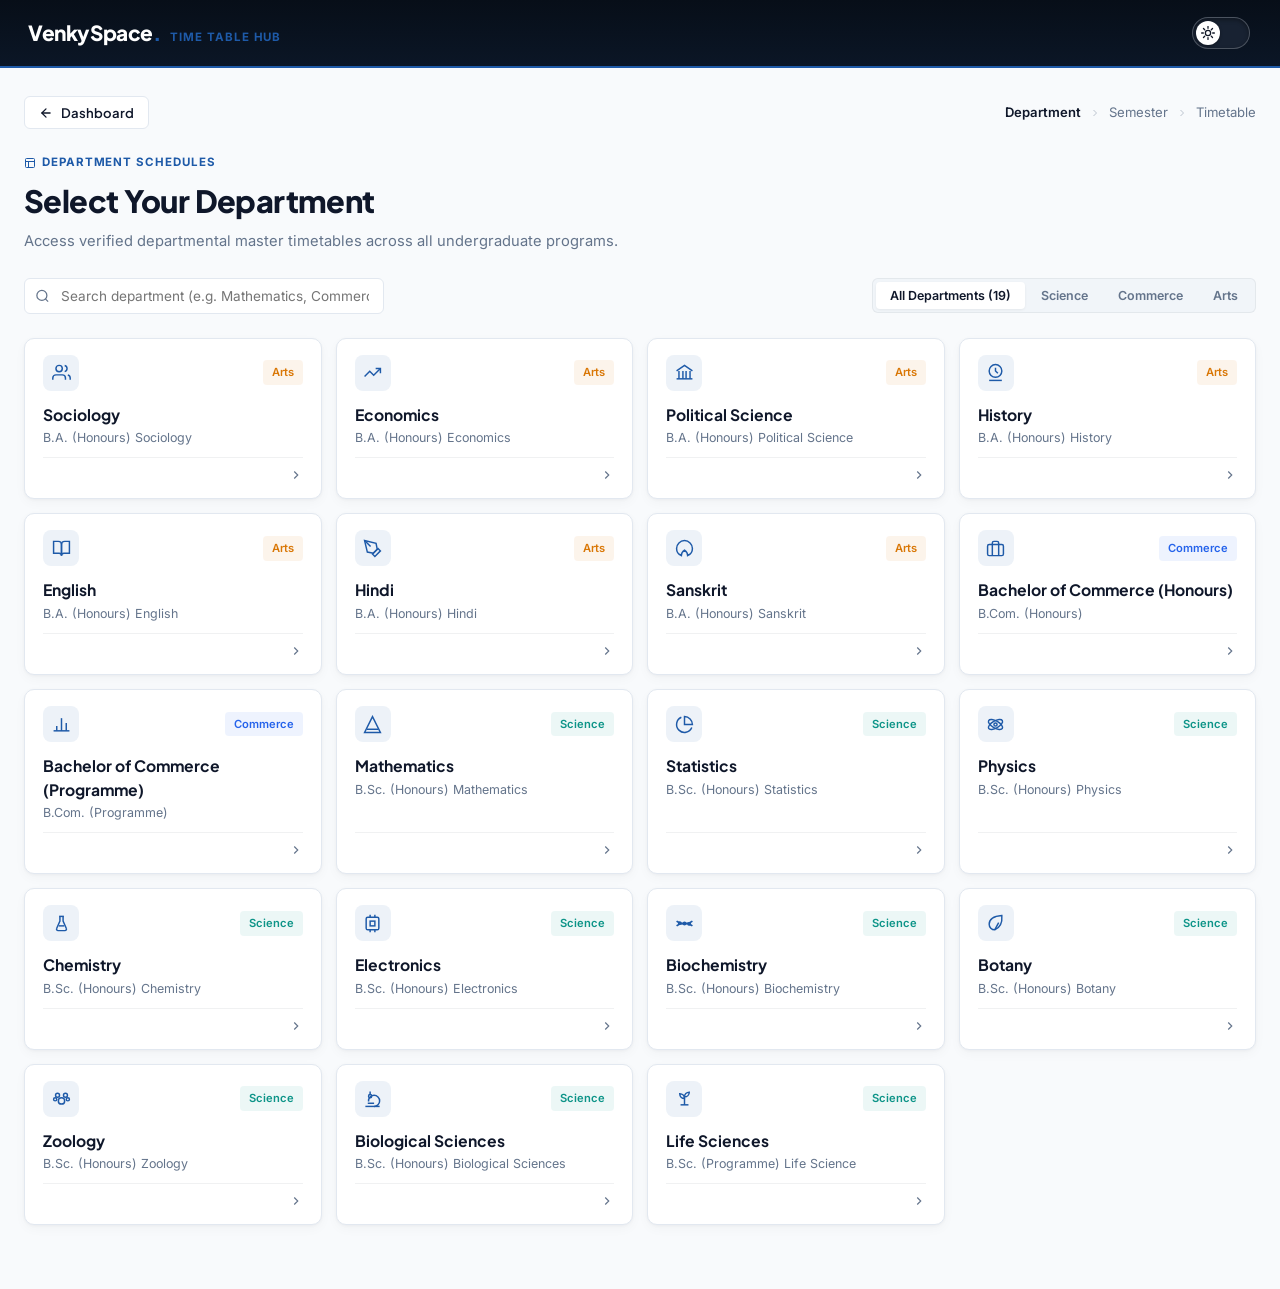
<file: academic-resources/timetable.html>
<!DOCTYPE html>
<html lang="en">
<head>
    <meta charset="UTF-8">
    <meta name="viewport" content="width=device-width, initial-scale=1.0">
    <title>Department Time Table &amp; Schedules — VenkySpace</title>
    <meta name="description" content="Official Departmental Master Timetables across all undergraduate programs.">
    <link rel="icon" type="image/x-icon" href="../assets/favicon.ico">

    <!-- Fonts: Plus Jakarta Sans & Inter -->
    <link rel="preconnect" href="https://fonts.googleapis.com">
    <link rel="preconnect" href="https://fonts.gstatic.com" crossorigin>
    <link href="https://fonts.googleapis.com/css2?family=Plus+Jakarta+Sans:wght@500;600;700;800&family=Inter:wght@400;500;600;700&display=swap" rel="stylesheet">

    <style>
        :root {
            --bg-page:        #F8FAFC;
            --bg-card:        #FFFFFF;
            --bg-card-subtle: #F1F5F9;
            --text-heading:   #0F172A;
            --text-body:      #334155;
            --text-muted:     #64748B;
            --border-color:   #E2E8F0;
            --border-subtle:  rgba(15, 23, 42, 0.06);

            /* Oxford Collegiate Blue */
            --accent:         #1E5AA8;
            --accent-hover:   #154583;
            --accent-subtle:  rgba(30, 90, 168, 0.08);

            /* Stream Colors */
            --stream-science: #0D9488;
            --stream-science-bg: rgba(13, 148, 136, 0.08);
            --stream-commerce: #2563EB;
            --stream-commerce-bg: rgba(37, 99, 235, 0.08);
            --stream-arts: #D97706;
            --stream-arts-bg: rgba(217, 119, 6, 0.08);

            /* Term Status Colors */
            --term-active: #059669;
            --term-active-bg: rgba(5, 150, 105, 0.1);
            --term-upcoming: #475569;
            --term-upcoming-bg: rgba(71, 85, 105, 0.1);

            --font-heading: 'Plus Jakarta Sans', sans-serif;
            --font-body:    'Inter', sans-serif;

            --radius-lg: 14px;
            --radius-md: 10px;
            --radius-sm: 6px;
            --shadow-card: 0 1px 3px rgba(15, 23, 42, 0.04), 0 4px 12px rgba(15, 23, 42, 0.03);
            --shadow-hover: 0 4px 16px rgba(30, 90, 168, 0.12);
        }

        [data-theme="dark"] {
            --bg-page:        #090D16;
            --bg-card:        #111726;
            --bg-card-subtle: #161F33;
            --text-heading:   #F8FAFC;
            --text-body:      #CBD5E1;
            --text-muted:     #8193AC;
            --border-color:   #1E293B;
            --border-subtle:  rgba(255, 255, 255, 0.06);

            --accent:         #60A5FA;
            --accent-hover:   #93C5FD;
            --accent-subtle:  rgba(96, 165, 250, 0.12);

            --stream-science-bg: rgba(13, 148, 136, 0.15);
            --stream-commerce-bg: rgba(37, 99, 235, 0.15);
            --stream-arts-bg: rgba(217, 119, 6, 0.15);

            --term-active: #34D399;
            --term-active-bg: rgba(52, 211, 153, 0.15);
            --term-upcoming: #94A3B8;
            --term-upcoming-bg: rgba(148, 163, 184, 0.15);

            --shadow-card:    0 4px 20px rgba(0, 0, 0, 0.45);
            --shadow-hover:   0 6px 24px rgba(96, 165, 250, 0.18);
        }

        *, *::before, *::after {
            box-sizing: border-box;
            margin: 0;
            padding: 0;
        }

        body {
            font-family: var(--font-body);
            background-color: var(--bg-page);
            color: var(--text-body);
            line-height: 1.5;
            min-height: 100vh;
            -webkit-font-smoothing: antialiased;
        }

        a {
            color: inherit;
            text-decoration: none;
        }

        /* Top Header Strip */
        .vault-topbar {
            width: 100%;
            height: 68px;
            background: linear-gradient(180deg, #070E18 0%, #0B1626 100%);
            border-bottom: 2px solid var(--accent);
            padding: 0 28px;
            display: flex;
            align-items: center;
            justify-content: space-between;
            position: sticky;
            top: 0;
            z-index: 100;
        }

        .topbar-brand {
            display: flex;
            align-items: baseline;
            gap: 10px;
        }

        .brand-name {
            font-family: var(--font-heading);
            font-size: 1.3rem;
            font-weight: 800;
            color: #FFFFFF;
            letter-spacing: -0.02em;
        }

        .brand-name span { color: var(--accent); }

        .brand-sub {
            font-size: 0.72rem;
            font-weight: 700;
            color: var(--accent);
            letter-spacing: 0.08em;
            text-transform: uppercase;
        }

        [data-theme="dark"] .brand-sub {
            color: #93C5FD;
        }

        /* Minimalist Pill Theme Toggle */
        .theme-switch-btn {
            background: transparent;
            border: none;
            cursor: pointer;
            padding: 2px;
            display: inline-flex;
            align-items: center;
            outline: none;
            -webkit-tap-highlight-color: transparent;
        }

        .switch-track {
            width: 58px;
            height: 32px;
            background: #182232;
            border: 1px solid rgba(255, 255, 255, 0.22);
            border-radius: 9999px;
            padding: 3px;
            display: flex;
            align-items: center;
            position: relative;
            box-shadow: inset 0 2px 4px rgba(0, 0, 0, 0.35);
            transition: background 0.25s ease, border-color 0.25s ease;
        }

        .theme-switch-btn:hover .switch-track,
        .theme-switch-btn:focus-visible .switch-track {
            border-color: var(--accent);
        }

        .switch-thumb {
            width: 24px;
            height: 24px;
            background: #FFFFFF;
            border-radius: 50%;
            display: flex;
            align-items: center;
            justify-content: center;
            color: #111827;
            transform: translateX(0);
            box-shadow: 0 1px 3px rgba(0, 0, 0, 0.35);
            transition: transform 0.25s cubic-bezier(0.4, 0, 0.2, 1);
        }

        .switch-icon {
            width: 14px;
            height: 14px;
            display: block;
            stroke-width: 2.2;
        }

        .switch-icon.moon { display: none; }

        [data-theme="dark"] .switch-thumb {
            transform: translateX(26px);
            background: #FFFFFF;
            color: #0F172A;
        }

        [data-theme="dark"] .switch-icon.sun { display: none; }
        [data-theme="dark"] .switch-icon.moon { display: block; }

        /* Container */
        .vault-container {
            max-width: 1280px;
            margin: 0 auto;
            padding: 28px 24px 64px;
        }

        /* Breadcrumb / Stepper Bar */
        .nav-controls-row {
            display: flex;
            justify-content: space-between;
            align-items: center;
            margin-bottom: 22px;
            flex-wrap: wrap;
            gap: 12px;
        }

        .back-nav-btn {
            display: inline-flex;
            align-items: center;
            gap: 8px;
            padding: 7px 14px;
            background: var(--bg-card);
            border: 1px solid var(--border-color);
            border-radius: var(--radius-sm);
            font-family: var(--font-heading);
            font-size: 0.82rem;
            font-weight: 600;
            color: var(--text-heading);
            transition: all 0.2s ease;
            cursor: pointer;
        }

        .back-nav-btn:hover {
            border-color: var(--accent);
            color: var(--accent);
            transform: translateX(-2px);
        }

        .breadcrumb-trail {
            display: flex;
            align-items: center;
            gap: 8px;
            font-size: 0.82rem;
            color: var(--text-muted);
            flex-wrap: wrap;
        }

        .breadcrumb-step {
            cursor: pointer;
            transition: color 0.15s ease;
        }

        .breadcrumb-step:hover {
            color: var(--accent);
        }

        .breadcrumb-step.active {
            color: var(--text-heading);
            font-weight: 600;
            cursor: default;
        }

        .breadcrumb-separator {
            display: inline-flex;
            align-items: center;
            opacity: 0.4;
        }

        /* Header */
        .vault-header {
            margin-bottom: 26px;
        }

        .college-tag {
            font-size: 0.72rem;
            font-weight: 700;
            letter-spacing: 0.08em;
            color: var(--accent);
            text-transform: uppercase;
            display: inline-flex;
            align-items: center;
            gap: 6px;
            margin-bottom: 6px;
        }

        .vault-header h1 {
            font-family: var(--font-heading);
            font-size: clamp(1.7rem, 2.4vw, 2.1rem);
            font-weight: 800;
            color: var(--text-heading);
            letter-spacing: -0.02em;
            margin-bottom: 6px;
        }

        .vault-header p {
            font-size: 0.92rem;
            color: var(--text-muted);
            max-width: 720px;
        }

        /* Search & Filters */
        .filter-toolbar {
            display: flex;
            justify-content: space-between;
            align-items: center;
            gap: 16px;
            margin-bottom: 24px;
            flex-wrap: wrap;
        }

        .search-box-wrap {
            position: relative;
            flex: 1;
            max-width: 360px;
            min-width: 240px;
        }

        .search-box-wrap input {
            width: 100%;
            padding: 9px 14px 9px 36px;
            background: var(--bg-card);
            border: 1px solid var(--border-color);
            border-radius: var(--radius-sm);
            color: var(--text-heading);
            font-family: var(--font-body);
            font-size: 0.85rem;
            outline: none;
            transition: border-color 0.2s ease, box-shadow 0.2s ease;
        }

        .search-box-wrap input:focus {
            border-color: var(--accent);
            box-shadow: 0 0 0 3px var(--accent-subtle);
        }

        .search-icon-svg {
            position: absolute;
            left: 11px;
            top: 50%;
            transform: translateY(-50%);
            width: 15px;
            height: 15px;
            stroke: var(--text-muted);
            pointer-events: none;
        }

        .category-filter-chips {
            display: flex;
            background: var(--bg-card-subtle);
            padding: 3px;
            border-radius: var(--radius-sm);
            gap: 2px;
            border: 1px solid var(--border-subtle);
        }

        .category-chip {
            background: transparent;
            border: none;
            padding: 6px 14px;
            font-family: var(--font-body);
            font-size: 0.78rem;
            font-weight: 600;
            color: var(--text-muted);
            border-radius: 4px;
            cursor: pointer;
            transition: all 0.15s ease;
        }

        .category-chip.active {
            background: var(--bg-card);
            color: var(--text-heading);
            box-shadow: 0 1px 3px rgba(0,0,0,0.06);
        }

        [data-theme="dark"] .category-chip.active {
            background: #1E293B;
            color: #FFFFFF;
        }

        /* Bento Grid */
        .bento-grid {
            display: grid;
            grid-template-columns: repeat(auto-fill, minmax(280px, 1fr));
            gap: 14px;
        }

        .bento-card {
            background: var(--bg-card);
            border: 1px solid var(--border-color);
            border-radius: var(--radius-md);
            padding: 16px 18px;
            min-height: 142px; /* Keeps card height consistent across screens */
            display: flex;
            flex-direction: column;
            justify-content: space-between;
            cursor: pointer;
            box-shadow: var(--shadow-card);
            transition: transform 0.2s ease, box-shadow 0.2s ease, border-color 0.2s ease;
            outline: none;
        }

        .bento-card:hover, .bento-card:focus-visible {
            transform: translateY(-2px);
            border-color: var(--accent);
            box-shadow: var(--shadow-hover);
        }

        .card-top {
            display: flex;
            justify-content: space-between;
            align-items: center;
            margin-bottom: 12px;
        }

        .card-icon-wrap {
            width: 36px;
            height: 36px;
            border-radius: 8px;
            background: var(--accent-subtle);
            color: var(--accent);
            display: flex;
            align-items: center;
            justify-content: center;
            flex-shrink: 0;
        }

        .card-icon-wrap svg {
            width: 19px;
            height: 19px;
            stroke-width: 1.85;
        }

        .card-stream-tag {
            font-size: 0.7rem;
            font-weight: 600;
            padding: 3px 8px;
            border-radius: 4px;
            border: 1px solid transparent;
        }

        .card-stream-tag.science { background: var(--stream-science-bg); color: var(--stream-science); }
        .card-stream-tag.commerce { background: var(--stream-commerce-bg); color: var(--stream-commerce); }
        .card-stream-tag.arts { background: var(--stream-arts-bg); color: var(--stream-arts); }

        .card-stream-tag.term-active { background: var(--term-active-bg); color: var(--term-active); }
        .card-stream-tag.term-upcoming { background: var(--term-upcoming-bg); color: var(--term-upcoming); }

        .card-info h3 {
            font-family: var(--font-heading);
            font-size: 0.98rem;
            font-weight: 700;
            color: var(--text-heading);
            margin-bottom: 3px;
        }

        .card-info p {
            font-size: 0.78rem;
            color: var(--text-muted);
            line-height: 1.45;
        }

        .card-footer-row {
            display: flex;
            justify-content: flex-end;
            padding-top: 10px;
            margin-top: 10px;
            border-top: 1px solid var(--border-subtle);
        }

        .card-arrow-svg {
            width: 14px;
            height: 14px;
            stroke: var(--text-muted);
            transition: transform 0.2s ease, stroke 0.2s ease;
        }

        .bento-card:hover .card-arrow-svg {
            stroke: var(--accent);
            transform: translateX(3px);
        }

        /* Timetable Viewer */
        .timetable-fullscreen-wrapper {
            background: var(--bg-card);
            border: 1px solid var(--border-color);
            border-radius: var(--radius-lg);
            box-shadow: var(--shadow-card);
            overflow: hidden;
            display: flex;
            flex-direction: column;
            width: 100%;
        }

        .timetable-fullscreen-wrapper.is-fullscreen {
            position: fixed !important;
            inset: 0 !important;
            width: 100vw !important;
            height: 100vh !important;
            z-index: 99999 !important;
            border-radius: 0 !important;
            border: none !important;
        }

        .timetable-fullscreen-wrapper.is-fullscreen .viewer-frame-body {
            height: calc(100vh - 60px) !important;
            max-height: none !important;
        }

        .viewer-top-toolbar {
            padding: 12px 18px;
            background: var(--bg-card-subtle);
            border-bottom: 1px solid var(--border-color);
            display: flex;
            align-items: center;
            justify-content: space-between;
            flex-wrap: wrap;
            gap: 12px;
        }

        .viewer-meta-left {
            display: flex;
            align-items: center;
            gap: 10px;
            flex-wrap: wrap;
        }

        .viewer-doc-title {
            font-family: var(--font-heading);
            font-size: 0.98rem;
            font-weight: 700;
            color: var(--text-heading);
            display: flex;
            align-items: center;
            gap: 8px;
        }

        .badge-verified {
            font-size: 0.7rem;
            font-weight: 600;
            padding: 3px 8px;
            border-radius: 999px;
            background: var(--accent-subtle);
            color: var(--accent);
            display: inline-flex;
            align-items: center;
            gap: 4px;
        }

        .viewer-btn-group {
            display: flex;
            align-items: center;
            gap: 8px;
        }

        .btn-viewer-action {
            display: inline-flex;
            align-items: center;
            gap: 6px;
            padding: 6px 12px;
            border-radius: var(--radius-sm);
            font-family: var(--font-heading);
            font-size: 0.8rem;
            font-weight: 600;
            cursor: pointer;
            text-decoration: none;
            transition: all 0.15s ease;
        }

        .btn-viewer-action svg {
            width: 14px;
            height: 14px;
            stroke-width: 2;
        }

        .btn-viewer-action.primary {
            background: var(--accent);
            color: #FFFFFF;
            border: none;
        }

        .btn-viewer-action.primary:hover {
            background: var(--accent-hover);
        }

        .btn-viewer-action.secondary {
            background: var(--bg-card);
            color: var(--text-heading);
            border: 1px solid var(--border-color);
        }

        .btn-viewer-action.secondary:hover {
            border-color: var(--accent);
            color: var(--accent);
        }

        .viewer-frame-body {
            position: relative;
            width: 100%;
            height: 75vh;
            min-height: 520px;
            max-height: 850px;
            background: #E5E7EB;
            display: flex;
            align-items: center;
            justify-content: center;
        }

        [data-theme="dark"] .viewer-frame-body {
            background: #090E16;
        }

        .timetable-pdf-frame {
            width: 100%;
            height: 100%;
            border: none;
            display: none;
            background: #FFFFFF;
        }

        /* Minimalist Status Box */
        .timetable-pending-box {
            position: absolute;
            inset: 0;
            display: flex;
            flex-direction: column;
            align-items: center;
            justify-content: center;
            padding: 36px 24px;
            text-align: center;
            background: var(--bg-card);
        }

        .pending-icon-circle {
            width: 56px;
            height: 56px;
            border-radius: 50%;
            background: var(--accent-subtle);
            color: var(--accent);
            display: flex;
            align-items: center;
            justify-content: center;
            margin-bottom: 16px;
        }

        .pending-icon-circle svg {
            width: 28px;
            height: 28px;
            stroke-width: 1.8;
        }

        .pending-category-tag {
            font-size: 0.72rem;
            font-weight: 700;
            letter-spacing: 0.08em;
            color: var(--accent);
            text-transform: uppercase;
            margin-bottom: 6px;
        }

        .pending-title {
            font-family: var(--font-heading);
            font-size: 1.25rem;
            font-weight: 700;
            color: var(--text-heading);
            margin-bottom: 8px;
        }

        .pending-desc {
            font-size: 0.88rem;
            color: var(--text-muted);
            max-width: 560px;
            line-height: 1.6;
            margin-bottom: 22px;
        }

        .pending-chips {
            display: flex;
            align-items: center;
            gap: 8px;
            flex-wrap: wrap;
            justify-content: center;
        }

        .pending-chip {
            display: inline-flex;
            align-items: center;
            gap: 6px;
            font-size: 0.74rem;
            font-weight: 600;
            color: var(--text-muted);
            background: var(--bg-card-subtle);
            border: 1px solid var(--border-color);
            padding: 4px 10px;
            border-radius: var(--radius-sm);
        }

        .pending-chip svg {
            width: 12px;
            height: 12px;
        }

        .no-results-msg {
            grid-column: 1 / -1;
            padding: 40px;
            text-align: center;
            color: var(--text-muted);
            font-size: 0.9rem;
            background: var(--bg-card);
            border: 1px dashed var(--border-color);
            border-radius: var(--radius-md);
        }

        @media (max-width: 768px) {
            .vault-container {
                padding: 14px 12px 44px;
            }

            /* Meesho / Rednote 2x2 grid (4 cards at a time) */
            .bento-grid {
                grid-template-columns: repeat(2, minmax(0, 1fr));
                gap: 10px;
            }
            .bento-card {
                min-height: 0;
                min-width: 0;
                padding: 12px;
                border-radius: 14px;
                gap: 8px;
            }
            .bento-card:hover {
                transform: none;
            }
            .bento-card h2, .bento-card h3, .bento-card h4 {
                font-size: 0.88rem;
                line-height: 1.25;
                display: -webkit-box;
                -webkit-line-clamp: 2;
                -webkit-box-orient: vertical;
                overflow: hidden;
            }
            .bento-card p {
                font-size: 0.7rem;
                line-height: 1.3;
                display: -webkit-box;
                -webkit-line-clamp: 2;
                -webkit-box-orient: vertical;
                overflow: hidden;
            }

            /* Existing timetable viewer & filter mobile rules */
            .viewer-frame-body {
                height: 60vh;
                min-height: 420px;
            }
            .filter-toolbar {
                flex-direction: column;
                align-items: stretch;
                gap: 10px;
            }
            .search-box-wrap {
                max-width: 100%;
            }
            .category-filter-chips {
                overflow-x: auto;
                white-space: nowrap;
            }
            .viewer-top-toolbar {
                flex-direction: column;
                align-items: stretch;
            }
            .viewer-btn-group {
                justify-content: stretch;
            }
            .btn-viewer-action {
                flex: 1;
                justify-content: center;
            }
        }
    </style>
    <script type="text/javascript">
    (function(c,l,a,r,i,t,y){
        c[a]=c[a]||function(){(c[a].q=c[a].q||[]).push(arguments)};
        t=l.createElement(r);t.async=1;t.src="https://www.clarity.ms/tag/"+i;
        y=l.getElementsByTagName(r)[0];y.parentNode.insertBefore(t,y);
    })(window, document, "clarity", "script", "zaesi27ysh");
    </script>
</head>
<body>

    <header class="vault-topbar">
        <a href="../index.html" class="topbar-brand">
            <span class="brand-name">VenkySpace<span>.</span></span>
            <span class="brand-sub">Time Table Hub</span>
        </a>

        <div class="topbar-right">
            <button class="theme-switch-btn" id="theme-toggle" role="switch" aria-checked="false" aria-label="Toggle Theme" title="Toggle Light / Dark Mode">
                <span class="switch-track">
                    <span class="switch-thumb">
                        <svg class="switch-icon sun" viewBox="0 0 24 24" fill="none" stroke="currentColor" stroke-linecap="round" stroke-linejoin="round">
                            <circle cx="12" cy="12" r="4.5"></circle>
                            <line x1="12" y1="1" x2="12" y2="4"></line>
                            <line x1="12" y1="20" x2="12" y2="23"></line>
                            <line x1="4.22" y1="4.22" x2="6.34" y2="6.34"></line>
                            <line x1="17.66" y1="17.66" x2="19.78" y2="19.78"></line>
                            <line x1="1" y1="12" x2="4" y2="12"></line>
                            <line x1="20" y1="12" x2="23" y2="12"></line>
                            <line x1="4.22" y1="19.78" x2="6.34" y2="17.66"></line>
                            <line x1="17.66" y1="6.34" x2="19.78" y2="4.22"></line>
                        </svg>
                        <svg class="switch-icon moon" viewBox="0 0 24 24" fill="none" stroke="currentColor" stroke-linecap="round" stroke-linejoin="round">
                            <path d="M21 12.79A9 9 0 1 1 11.21 3 7 7 0 0 0 21 12.79z"></path>
                        </svg>
                    </span>
                </span>
            </button>
        </div>
    </header>

    <div class="vault-container">

        <!-- Stepper / Breadcrumbs -->
        <div class="nav-controls-row">
            <button class="back-nav-btn" id="nav-back-btn">
                <svg width="14" height="14" viewBox="0 0 24 24" fill="none" stroke="currentColor" stroke-width="2.2" stroke-linecap="round" stroke-linejoin="round"><line x1="19" y1="12" x2="5" y2="12"></line><polyline points="12 19 5 12 12 5"></polyline></svg>
                <span>Dashboard</span>
            </button>

            <nav class="breadcrumb-trail" aria-label="Breadcrumb Trail">
                <span class="breadcrumb-step" id="crumb-courses">Department</span>
                <span class="breadcrumb-separator"><svg width="12" height="12" viewBox="0 0 24 24" fill="none" stroke="currentColor" stroke-width="2"><polyline points="9 18 15 12 9 6"></polyline></svg></span>
                <span class="breadcrumb-step" id="crumb-semesters">Semester</span>
                <span class="breadcrumb-separator" id="sep-sections" style="display: none;"><svg width="12" height="12" viewBox="0 0 24 24" fill="none" stroke="currentColor" stroke-width="2"><polyline points="9 18 15 12 9 6"></polyline></svg></span>
                <span class="breadcrumb-step" id="crumb-sections" style="display: none;">Section</span>
                <span class="breadcrumb-separator"><svg width="12" height="12" viewBox="0 0 24 24" fill="none" stroke="currentColor" stroke-width="2"><polyline points="9 18 15 12 9 6"></polyline></svg></span>
                <span class="breadcrumb-step" id="crumb-viewer">Timetable</span>
            </nav>
        </div>

        <header class="vault-header">
            <span class="college-tag">
                <svg width="12" height="12" viewBox="0 0 24 24" fill="none" stroke="currentColor" stroke-width="2"><rect x="3" y="3" width="18" height="18" rx="2"></rect><line x1="3" y1="9" x2="21" y2="9"></line><line x1="9" y1="21" x2="9" y2="9"></line></svg>
                Department Schedules
            </span>
            <h1 id="view-title">Select Your Department</h1>
            <p id="view-subtitle">Access verified departmental master timetables across all undergraduate programs.</p>
        </header>

        <!-- SCREEN 1: COURSES -->
        <div id="screen-courses">
            <div class="filter-toolbar">
                <div class="search-box-wrap">
                    <svg class="search-icon-svg" viewBox="0 0 24 24" fill="none" stroke="currentColor" stroke-width="2"><circle cx="11" cy="11" r="8"></circle><line x1="21" y1="21" x2="16.65" y2="16.65"></line></svg>
                    <input type="text" id="course-search-input" placeholder="Search department (e.g. Mathematics, Commerce, Economics)..." autocomplete="off">
                </div>

                <div class="category-filter-chips">
                    <button class="category-chip active" data-stream="all">All Departments (19)</button>
                    <button class="category-chip" data-stream="Science">Science</button>
                    <button class="category-chip" data-stream="Commerce">Commerce</button>
                    <button class="category-chip" data-stream="Arts">Arts</button>
                </div>
            </div>

            <div class="bento-grid" id="courses-grid"></div>
        </div>

        <!-- SCREEN 2: SEMESTERS -->
        <div id="screen-semesters" style="display: none;">
            <div class="bento-grid" id="semesters-grid"></div>
        </div>

        <!-- SCREEN 2.5: SECTION SELECTION (SECTION A / SECTION B) -->
        <div id="screen-sections" style="display: none;">
            <div class="bento-grid" id="sections-grid"></div>
        </div>

        <!-- SCREEN 3: TIMETABLE VIEWER -->
        <div id="screen-viewer" style="display: none;">
            <div class="timetable-fullscreen-wrapper" id="timetable-wrapper">
                
                <div class="viewer-top-toolbar">
                    <div class="viewer-meta-left">
                        <span class="viewer-doc-title" id="viewer-doc-title">
                            Master Timetable
                        </span>
                        <span class="badge-verified">
                            <svg width="12" height="12" viewBox="0 0 24 24" fill="none" stroke="currentColor" stroke-width="2.5"><path d="M12 22s8-4 8-10V5l-8-3-8 3v7c0 6 8 10 8 10z"></path><polyline points="9 12 11 14 15 10"></polyline></svg>
                            Verified Master Timetable
                        </span>
                    </div>

                    <div class="viewer-btn-group">
                        <button type="button" id="viewer-fullscreen-btn" class="btn-viewer-action secondary" title="Toggle Fullscreen">
                            <svg id="fs-expand-icon" viewBox="0 0 24 24" fill="none" stroke="currentColor"><path d="M8 3H5a2 2 0 0 0-2 2v3m18 0V5a2 2 0 0 0-2-2h-3m0 18h3a2 2 0 0 0 2-2v-3M3 16v3a2 2 0 0 0 2 2h3"></path></svg>
                            <svg id="fs-collapse-icon" style="display:none;" viewBox="0 0 24 24" fill="none" stroke="currentColor"><path d="M8 3v3a2 2 0 0 1-2 2H3m18 0h-3a2 2 0 0 1-2-2V3m0 18v-3a2 2 0 0 1 2-2h3M3 16h3a2 2 0 0 1 2 2v3"></path></svg>
                            <span id="fs-btn-label">Fullscreen</span>
                        </button>

                        <a href="#" target="_blank" id="viewer-external-link" class="btn-viewer-action secondary" style="display: none;">
                            <svg viewBox="0 0 24 24" fill="none" stroke="currentColor"><path d="M18 13v6a2 2 0 0 1-2 2H5a2 2 0 0 1-2-2V8a2 2 0 0 1 2-2h6"></path><polyline points="15 3 21 3 21 9"></polyline><line x1="10" y1="14" x2="21" y2="3"></line></svg>
                            <span>Open Tab</span>
                        </a>

                        <a href="#" id="viewer-download-link" class="btn-viewer-action primary" download style="display: none;">
                            <svg viewBox="0 0 24 24" fill="none" stroke="currentColor"><path d="M21 15v4a2 2 0 0 1-2 2H5a2 2 0 0 1-2-2v-4"></path><polyline points="7 10 12 15 17 10"></polyline><line x1="12" y1="15" x2="12" y2="3"></line></svg>
                            <span>Download</span>
                        </a>
                    </div>
                </div>

                <div class="viewer-frame-body" id="viewer-frame-container">
                    
                    <!-- Status Box -->
                    <div class="timetable-pending-box" id="viewer-pending-box">
                        <div class="pending-icon-circle" id="pending-icon-wrap">
                            <svg viewBox="0 0 24 24" fill="none" stroke="currentColor"><rect x="3" y="4" width="18" height="18" rx="2"></rect><line x1="16" y1="2" x2="16" y2="6"></line><line x1="8" y1="2" x2="8" y2="6"></line><line x1="3" y1="10" x2="21" y2="10"></line></svg>
                        </div>
                        <span class="pending-category-tag" id="pending-category-tag">Official Notice</span>
                        <h3 class="pending-title" id="pending-title-text">Academic Session Notice</h3>
                        <p class="pending-desc" id="pending-desc-text">
                            Notice details will appear here.
                        </p>
                        <div class="pending-chips" id="pending-chips-wrap">
                            <span class="pending-chip">
                                <svg viewBox="0 0 24 24" fill="none" stroke="currentColor"><rect x="3" y="3" width="18" height="18" rx="2"></rect><line x1="3" y1="9" x2="21" y2="9"></line><line x1="9" y1="21" x2="9" y2="9"></line></svg>
                                Master Timetable
                            </span>
                            <span class="pending-chip">
                                <svg viewBox="0 0 24 24" fill="none" stroke="currentColor"><polygon points="13 2 3 14 12 14 11 22 21 10 12 10 13 2"></polygon></svg>
                                DU NEP-UGCF Scheme
                            </span>
                            <span class="pending-chip">
                                <svg viewBox="0 0 24 24" fill="none" stroke="currentColor"><path d="M12 22s8-4 8-10V5l-8-3-8 3v7c0 6 8 10 8 10z"></path></svg>
                                Active Semester Matrix
                            </span>
                        </div>
                    </div>

                    <!-- Embed Iframe for Google Drive / PDFs -->
                    <iframe id="pdf-viewer-frame" class="timetable-pdf-frame" title="Timetable Viewer" allow="autoplay; fullscreen"></iframe>
                </div>

            </div>
        </div>

    </div>

    <script>
        /* ==========================================================================
           TIMETABLE MASTER CONFIGURATION (WITH SECTION A & SECTION B SLOTS)
           --------------------------------------------------------------------------
           INSTRUCTIONS:
           - For semesters with Section A & B, simply paste inside { A: "...", B: "..." }.
           - For regular single semesters, paste directly inside quotes "".
           ========================================================================== */

        const TIMETABLE_LINKS = {

            /* ------------------ COMMERCE ------------------ */

            // Split into Section A & B for Sem 1, 3, 5
            "Commerce (Honours)": {
                1: {
                    A: "https://drive.google.com/file/d/1K_HzuchMSE74kyHpxYlcFbso52WHIxOh/view?usp=drive_link",
                    B: "https://drive.google.com/file/d/13XE23RnjRix63ncJUsuJQmiz_nEWH5n3/view?usp=drive_link"
                },
                3: {
                    A: "https://drive.google.com/file/d/1AWGTyhK7NYmbRL6FADO0DwQqmeQTbbGa/view?usp=drive_link",
                    B: "https://drive.google.com/file/d/1XE3bOdxeOOXTHTd-OMTsxMESuqOgyVGf/view?usp=drive_link"
                },
                5: {
                    A: "https://drive.google.com/file/d/1WdM4GxH69_rfAkRwAGG93nhKSu5n3gyj/view?usp=drive_link",
                    B: "https://drive.google.com/file/d/1PeePieolBru9_NfPV7gWlHvtLO_dRhUs/view?usp=drive_link"
                },
                7: "https://drive.google.com/file/d/1MTzsdfgQwyxNqOrk2goE-0eji4N1hUCz/view?usp=drivesdk",
                2: "", 4: "", 6: "", 8: ""
            },

            // Split into Section A & B for Sem 1, 3, 5, 7
            "Commerce (Programme)": {
                1: {
                    A: "https://drive.google.com/file/d/1utdd49gEkqSq1EI2ARa4-cbZQhEaYGNL/view?usp=drive_link",
                    B: "https://drive.google.com/file/d/1JSoBFmZOOxc03cJg3xAXQK0z6fhRyqZK/view?usp=drive_link"
                },
                3: {
                    A: "https://drive.google.com/file/d/1ahW-Ebm2u_w3spx_Zch4SI6433ZvH74W/view?usp=drive_link",
                    B: "https://drive.google.com/file/d/1XslSx9o-FklM4feok6gOZ3o-LB_vAm0A/view?usp=drive_link"
                },
                5: {
                    A: "https://drive.google.com/file/d/1unBGUR0wKqWmub_iEnsWjqhrRyb1NbOB/view?usp=drive_link",
                    B: "https://drive.google.com/file/d/1wJgODyLl7_LYCW-OkqOp7MK-Jcqp6Pch/view?usp=drive_link"
                },
                2: "", 4: "", 6: "",
            },

            /* ------------------ SCIENCES & MATHEMATICS ------------------ */

            // Split into Section A & B for Sem 1, 3, 5, 7
            "Mathematics": {
                1: {
                    A: "https://drive.google.com/file/d/1BN9muBz_NaRDM9Uczi64trhummDJKthR/view?usp=drive_link",
                    B: "https://drive.google.com/file/d/1ZWAaDrE3jOljxIrpPKotXi77F-nc0Nay/view?usp=drive_link"
                },
                3: {
                    A: "https://drive.google.com/file/d/1HBWJaZPl2FJ0IAb6Ee1NjaqezL6oFm5b/view?usp=drive_link",
                    B: "https://drive.google.com/file/d/1f4fjCKyHFP4G58zxZO3IJt87lPHMWa0M/view?usp=drive_link"
                },
                5: {
                    A: "https://drive.google.com/file/d/1ebVBx5qLpZuRq3Iz18xPsWPwOnQDQ-00/view?usp=drive_link",
                    B: "https://drive.google.com/file/d/1zFMVyoHeg_EfOOj0jL1TV-bKw_Sd3ypN/view?usp=drive_link"
                },
                7: {
                    A: "https://drive.google.com/file/d/1A4dOq7Eo_0m5Dbo26BstDmKyrWsSh1Ps/view?usp=drive_link",
                },
                2: "", 4: "", 6: "", 8: ""
            },

            // Split into Section A & B for Sem 1 only
            "Chemistry": {
                1: {
                    A: "https://drive.google.com/file/d/1VVuL4S7bzt4IHf1RhWfVzvoJyM2J6A73/view?usp=drive_link",
                    B: "https://drive.google.com/file/d/1JJ5EdIHc9lBJIi98dSJjR3i21AIrgTFN/view?usp=drive_link"
                },
                3: "https://drive.google.com/file/d/1Vhe0U4J2chnWlLoKsZFy0X8EpeIyZWFa/view?usp=drivesdk",
                5: "https://drive.google.com/file/d/1oGH-VSq9LDmfaLaZR48-9vQ7g97_ZTIn/view?usp=drivesdk",
                7: "https://drive.google.com/file/d/1CrQYH4Xtsl6fFFZNtjcSPssDyrmW9n-5/view?usp=drivesdk",
                2: "", 4: "", 6: "", 8: ""
            },

            // Split into Section A & B for Sem 1, 3, 5
            "Life Sciences": {
                1: {
                    A: "https://drive.google.com/file/d/13EYLLvVVvVZeho5cQd3zUxaGIetPIUQ3/view?usp=drive_link",
                    B: "https://drive.google.com/file/d/1ZUVzkjawO8X29r5lMWAhIjNa55Lc9dDy/view?usp=drive_link"
                },
                3: {
                    A: "https://drive.google.com/file/d/1bGtQJhWEaJcflW838N6zTfIi9C5OXdEM/view?usp=drive_link",
                    B: "https://drive.google.com/file/d/1zK6J8OKRf0Kr32XRUvKt-yJCWpFp07cc/view?usp=drive_link"
                },
                5: {
                    A: "https://drive.google.com/file/d/1OSVz0_BFo9MZnf3QfSw099Wsg9OqBfQ6/view?usp=drive_link",
                    B: "https://drive.google.com/file/d/15AXSyecZ9MoGAQA0yydLYcSaQahRrKq5/view?usp=drive_link"
                },
                7: "https://drive.google.com/file/d/1-eXxCflsIdNokkE2SYnr8UjtZn6eI2Gy/view?usp=drivesdk",
                2: "", 4: "", 6: "", 8: ""
            },

            /* ------------------ ARTS & HUMANITIES ------------------ */

            "Economics": {
                1: "https://drive.google.com/file/d/1MgMm2fJnByGG4RSd1Yr7udn19WTrDQ2P/view?usp=drivesdk",
                3: "https://drive.google.com/file/d/1pT2lYIKNQe7PY21kueOZFD-PyEEy97Hk/view?usp=drivesdk",
                5: "https://drive.google.com/file/d/1vM05HbAIwNkpT1_i8jRa-xS_Es7XmjAB/view?usp=drivesdk",
                7: "https://drive.google.com/file/d/1ft0vzilyRouomjsowUo4qdZYgU0TAicE/view?usp=drivesdk",
                2: "", 4: "", 6: "", 8: ""
            },

            "English": {
                1: "https://drive.google.com/file/d/1ctSm90_XchfDzXQsGTCXFZdU3XL0CFoL/view?usp=drivesdk",
                3: "https://drive.google.com/file/d/1UDIv6tFM7n848vgTbC9ZvEDVhFywShtx/view?usp=drivesdk",
                5: "https://drive.google.com/file/d/1AzT6Lx8H09IsrMv4dufstu6CZGXlMhX0/view?usp=drivesdk",
                7: "https://drive.google.com/file/d/1mmjLVTkP7iHi5UqOoLMOyGVxQHqUydvF/view?usp=drivesdk",
                2: "", 4: "", 6: "", 8: ""
            },

            "History": {
                1: "https://drive.google.com/file/d/1tg9Vfsig3A26UIdnzewZJMrs7u-zkOgd/view?usp=drivesdk",
                3: "https://drive.google.com/file/d/1ZdC5bYWZhCVL5G7tEy0BSqajGyG01CNr/view?usp=drivesdk",
                5: "https://drive.google.com/file/d/1tWKhijMBSeTmrQwGYPSW45uwXQwBRG7J/view?usp=drivesdk",
                7: "https://drive.google.com/file/d/1pgYkzA7Ys7_7pE0mSJ55LaRSrIRK9SRz/view?usp=drivesdk",
                2: "", 4: "", 6: "", 8: ""
            },

            "Political Science": {
                1: "https://drive.google.com/file/d/11e2_maZhGP4iAmU90mCf8qc2ExV8F6eA/view?usp=drivesdk",
                3: "https://drive.google.com/file/d/1MvEJJdco2smWacI4JqTh_hsIbRk5G6x9/view?usp=drivesdk",
                5: "https://drive.google.com/file/d/1lbKlZR7FlN4kQJCXwrwztYn66uPv2_ak/view?usp=drivesdk",
                7: "https://drive.google.com/file/d/1n0H9LERwzhppgySl3PGldR_B9PZQwFPS/view?usp=drivesdk",
                2: "", 4: "", 6: "", 8: ""
            },

            "Sociology": {
                1: "https://drive.google.com/file/d/1l_jYc8u9ummLzm1Bsxb4K_J9GYRS8pV1/view?usp=drivesdk",
                3: "https://drive.google.com/file/d/1O3zjZJLxxP-L9fphYla8jtgXbIheziVg/view?usp=drivesdk",
                5: "https://drive.google.com/file/d/1Kbtmc0zmAfp9uFQp0ehPlFGrRcn48ofU/view?usp=drivesdk",
                7: "https://drive.google.com/file/d/1nx3adYy33IeJa7OiOdggq4alJ5PvBxED/view?usp=drivesdk",
                2: "", 4: "", 6: "", 8: ""
            },

            "Hindi": {
                1: "https://drive.google.com/file/d/1X0eHNKCv6pZsREpQE6Jb66B_FZjORM8n/view?usp=drive_link",
                3: "https://drive.google.com/file/d/16c4tYyZVhBV3tj750Y8nxVulf1xvxxqT/view?usp=drive_link",
                5: "https://drive.google.com/file/d/10fE3UECPlNZbYgniKVEFT8MrmfFV-lks/view?usp=drive_link",
                7: "https://drive.google.com/file/d/1HRKU7MsahyN1FqsuHBKVNiv0--xw-FyX/view?usp=drive_link",
                2: "", 4: "", 6: "", 8: ""
            },

            "Sanskrit": {
                1: "https://drive.google.com/file/d/14z5U-507X6LQrM0Aoffb0Dcyez-mqfGD/view?usp=drivesdk",
                3: "https://drive.google.com/file/d/1lmTCiIPU3n-yh4QR_iobVhEbhp_neiVV/view?usp=drivesdk",
                5: "https://drive.google.com/file/d/1SrblB5Jh-VwiN7HbZrFirwKDL9vJFHgW/view?usp=drivesdk",
                7: "https://drive.google.com/file/d/1NbxGH0quT3HiTNlaq9pkxoERJ3wkG3DF/view?usp=drivesdk",
                2: "", 4: "", 6: "", 8: ""
            },

            /* ------------------ OTHER SCIENCES ------------------ */

            "Statistics": {
                1: "https://drive.google.com/file/d/1Mko-jMoQfvqWkaanBavxdO-nLj2TYeHJ/view?usp=drivesdk",
                3: "https://drive.google.com/file/d/1rCFqT-SOTF3SJ8JtgQtuTZgb-ToN3CdB/view?usp=drivesdk",
                5: "https://drive.google.com/file/d/1s69Nxi9XLZR4vGSbuaaVifLYORdkZXvN/view?usp=drivesdk",
                7: "https://drive.google.com/file/d/15ZN6ry5aXAGIQX1JT7uZRBTNjDph544o/view?usp=drivesdk",
                2: "", 4: "", 6: "", 8: ""
            },

            "Physics": {
                1: "https://drive.google.com/file/d/1-WKRmXZ5DfFwbXsXefvDVmFJiumFw_wx/view?usp=drivesdk",
                3: "https://drive.google.com/file/d/1L846SGZCHJ9uOlyLba42YVSpJIXF1zsX/view?usp=drivesdk",
                5: "https://drive.google.com/file/d/1iM58q6FBSC8fQmqMsb4IPcCfBPOaswjD/view?usp=drivesdk",
                7: "https://drive.google.com/file/d/1Kxj5oYpbUuATIWWWNg8B25hAvEjWZr3F/view?usp=drivesdk",
                2: "", 4: "", 6: "", 8: ""
            },

            "Electronics": {
                1: "https://drive.google.com/file/d/16EVnnsIDYPaXcB6XOfgB1XVeCxIf12yA/view?usp=drivesdk",
                3: "https://drive.google.com/file/d/1mKSEDH45W3EiLZM2x_GzMuyjBOUE0F-O/view?usp=drivesdk",
                5: "https://drive.google.com/file/d/1A08KHu0yjJ3XzC9EC5bt0eQLgONnmlt_/view?usp=drivesdk",
                7: "https://drive.google.com/file/d/1PyzLSntBpR-BH3A8LQuxfPbZoHnkW9uE/view?usp=drivesdk",
                2: "", 4: "", 6: "", 8: ""
            },

            "Biochemistry": {
                1: "https://drive.google.com/file/d/1pzlhJjjn5Wt_4buH4_Y9LMlgTX7xiy6q/view?usp=drivesdk",
                3: "https://drive.google.com/file/d/18f3KmZMG_kFe1iRE2FidjdphNuSB9uba/view?usp=drivesdk",
                5: "https://drive.google.com/file/d/1uPvYCDXDxdy1so8P0WO4YMweobgkVdnk/view?usp=drivesdk",
                7: "https://drive.google.com/file/d/1qNPBjdxKMQJE2l1aSYXn04KfaaWo5NYX/view?usp=drivesdk",
                2: "", 4: "", 6: "", 8: ""
            },

            "Botany": {
                1: "https://drive.google.com/file/d/1VgyPlhvVOst7hrKO1dxXi5F_8SQaWpou/view?usp=drivesdk",
                3: "https://drive.google.com/file/d/1JCVjMkG5Fs7VawD0qx5TSs6luzGYdeJL/view?usp=drivesdk",
                5: "https://drive.google.com/file/d/1SQPDouPJHc0SxnlAdaHVTbuusniw9Nta/view?usp=drivesdk",
                7: "https://drive.google.com/file/d/1loUVgQF4FN8S0klQb1EDo6xwdb4gtl_g/view?usp=drivesdk",
                2: "", 4: "", 6: "", 8: ""
            },

            "Zoology": {
                1: "https://drive.google.com/file/d/11fQavnjHH_w-pEeJGHaERI89jhfFY4VQ/view?usp=drivesdk",
                3: "https://drive.google.com/file/d/1knceunfBa_IffXKCg4-ESOXBb6vqW-Se/view?usp=drivesdk",
                5: "https://drive.google.com/file/d/1QNn48Ax2zQdbAXA0c6XLe3j2sy7M3vf-/view?usp=drivesdk",
                7: "https://drive.google.com/file/d/1TY6_tSYF0UD4ramcINnj354btj6IQej5/view?usp=drivesdk",
                2: "", 4: "", 6: "", 8: ""
            },

            "Biological Sciences": {
                1: "https://drive.google.com/file/d/1wJnxDax3Hm73ej9FDv-X-jaDWCRv1vA-/view?usp=drivesdk",
                3: "https://drive.google.com/file/d/1gcR7gJLP2ZQ0TBKR0AWHyIH4DwJ4eIGT/view?usp=drivesdk",
                5: "https://drive.google.com/file/d/1KgnbXYWhmCPdM75P3CZ7GBT9kJAfJUof/view?usp=drivesdk",
                7: "https://drive.google.com/file/d/1tWErB3pxejA0bwtnDbI1wfmWG8e4F4cN/view?usp=drivesdk",
                2: "", 4: "", 6: "", 8: ""
            }
        };

        /* ==========================================================================
           APPLICATION CORE ENGINE
           ========================================================================== */

        const subjectIcons = {
            sociology: `<svg viewBox="0 0 24 24" fill="none" stroke="currentColor"><path d="M17 21v-2a4 4 0 0 0-4-4H5a4 4 0 0 0-4 4v2"></path><circle cx="9" cy="7" r="4"></circle><path d="M23 21v-2a4 4 0 0 0-3-3.87"></path><path d="M16 3.13a4 4 0 0 1 0 7.75"></path></svg>`,
            economics: `<svg viewBox="0 0 24 24" fill="none" stroke="currentColor"><polyline points="22 7 13.5 15.5 8.5 10.5 2 17"></polyline><polyline points="16 7 22 7 22 13"></polyline></svg>`,
            politicalScience: `<svg viewBox="0 0 24 24" fill="none" stroke="currentColor"><line x1="2" y1="20" x2="22" y2="20"></line><line x1="5" y1="20" x2="5" y2="10"></line><line x1="10" y1="20" x2="10" y2="10"></line><line x1="14" y1="20" x2="14" y2="10"></line><line x1="19" y1="20" x2="19" y2="10"></line><path d="M2 10L12 3l10 7"></path></svg>`,
            history: `<svg viewBox="0 0 24 24" fill="none" stroke="currentColor"><circle cx="12" cy="10" r="8"></circle><polyline points="12 6 12 10 15 13"></polyline><line x1="4" y1="22" x2="20" y2="22"></line></svg>`,
            english: `<svg viewBox="0 0 24 24" fill="none" stroke="currentColor"><path d="M2 3h6a4 4 0 0 1 4 4v14a3 3 0 0 0-3-3H2z"></path><path d="M22 3h-6a4 4 0 0 0-4 4v14a3 3 0 0 1 3-3h7z"></path></svg>`,
            hindi: `<svg viewBox="0 0 24 24" fill="none" stroke="currentColor"><path d="M12 19l7-7 3 3-7 7-3-3z"></path><path d="M18 13l-1.5-7.5L2 2l3.5 14.5L13 18l5-5z"></path><path d="M2 2l7.586 7.586"></path></svg>`,
            sanskrit: `<svg viewBox="0 0 24 24" fill="none" stroke="currentColor"><path d="M12 2C6.5 2 2 6.5 2 12c0 4 2.5 7.5 6 9 0-2 1-5 4-7 3 2 4 5 4 7 3.5-1.5 6-5 6-9 0-5.5-4.5-10-10-10z"></path></svg>`,
            baprog: `<svg viewBox="0 0 24 24" fill="none" stroke="currentColor"><path d="M22 10v6M2 10l10-5 10 5-10 5z"></path><path d="M6 12v5c0 2 3 3 6 3s6-1 6-3v-5"></path></svg>`,
            commerceH: `<svg viewBox="0 0 24 24" fill="none" stroke="currentColor"><rect x="2" y="7" width="20" height="14" rx="2"></rect><path d="M16 21V5a2 2 0 0 0-2-2h-4a2 2 0 0 0-2 2v16"></path></svg>`,
            commerceP: `<svg viewBox="0 0 24 24" fill="none" stroke="currentColor"><line x1="18" y1="20" x2="18" y2="10"></line><line x1="12" y1="20" x2="12" y2="4"></line><line x1="6" y1="20" x2="6" y2="14"></line><line x1="2" y1="20" x2="22" y2="20"></line></svg>`,
            math: `<svg viewBox="0 0 24 24" fill="none" stroke="currentColor"><polygon points="12 2 2 22 22 22 12 2"></polygon><line x1="5" y1="18" x2="19" y2="18"></line></svg>`,
            statistics: `<svg viewBox="0 0 24 24" fill="none" stroke="currentColor"><path d="M21.21 15.89A10 10 0 1 1 8 2.83"></path><path d="M22 12A10 10 0 0 0 12 2v10z"></path></svg>`,
            physics: `<svg viewBox="0 0 24 24" fill="none" stroke="currentColor"><circle cx="12" cy="12" r="2"></circle><ellipse cx="12" cy="12" rx="10" ry="4.5" transform="rotate(30 12 12)"></ellipse><ellipse cx="12" cy="12" rx="10" ry="4.5" transform="rotate(150 12 12)"></ellipse></svg>`,
            chemistry: `<svg viewBox="0 0 24 24" fill="none" stroke="currentColor"><path d="M9 3h6"></path><path d="M10 3v6l-4 9a2 2 0 0 0 1.7 3h8.6a2 2 0 0 0 1.7-3l-4-9V3"></path><line x1="8.5" y1="15" x2="15.5" y2="15"></line></svg>`,
            electronics: `<svg viewBox="0 0 24 24" fill="none" stroke="currentColor"><rect x="4" y="4" width="16" height="16" rx="2"></rect><rect x="9" y="9" width="6" height="6"></rect><line x1="9" y1="1" x2="9" y2="4"></line><line x1="15" y1="1" x2="15" y2="4"></line><line x1="9" y1="20" x2="9" y2="23"></line><line x1="15" y1="20" x2="15" y2="23"></line></svg>`,
            biochemistry: `<svg viewBox="0 0 24 24" fill="none" stroke="currentColor"><path d="M2 15c6.667-6 13.333 0 20-6"></path><path d="M2 9c6.667 6 13.333 0 20 6"></path><circle cx="6" cy="11.5" r="1.5"></circle><circle cx="12" cy="12" r="1.5"></circle><circle cx="18" cy="12.5" r="1.5"></circle></svg>`,
            botany: `<svg viewBox="0 0 24 24" fill="none" stroke="currentColor"><path d="M11 20A7 7 0 0 1 4 13C4 8 8 3 20 2c1 12-4 16-9 18z"></path><path d="M11 20l5-9"></path></svg>`,
            zoology: `<svg viewBox="0 0 24 24" fill="none" stroke="currentColor"><circle cx="12" cy="15" r="4"></circle><circle cx="7" cy="8" r="2.5"></circle><circle cx="17" cy="8" r="2.5"></circle><circle cx="4" cy="13" r="2"></circle><circle cx="20" cy="13" r="2"></circle></svg>`,
            bioSci: `<svg viewBox="0 0 24 24" fill="none" stroke="currentColor"><path d="M6 18h8"></path><path d="M3 22h18"></path><path d="M14 22a7 7 0 1 0-7-7h1"></path><circle cx="9" cy="9" r="2"></circle><path d="M9 3v4"></path></svg>`,
            lifeSci: `<svg viewBox="0 0 24 24" fill="none" stroke="currentColor"><path d="M7 20h10"></path><path d="M12 20v-8"></path><path d="M12 12c-3.5 0-6-2.5-6-6 3.5 0 6 2.5 6 6z"></path><path d="M12 10c3.5 0 6-2.5 6-6-3.5 0-6 2.5-6 6z"></path></svg>`
        };

        const coursesData = [
            { name: "Sociology", degree: "B.A. (Honours) Sociology", stream: "Arts", iconKey: "sociology" },
            { name: "Economics", degree: "B.A. (Honours) Economics", stream: "Arts", iconKey: "economics" },
            { name: "Political Science", degree: "B.A. (Honours) Political Science", stream: "Arts", iconKey: "politicalScience" },
            { name: "History", degree: "B.A. (Honours) History", stream: "Arts", iconKey: "history" },
            { name: "English", degree: "B.A. (Honours) English", stream: "Arts", iconKey: "english" },
            { name: "Hindi", degree: "B.A. (Honours) Hindi", stream: "Arts", iconKey: "hindi" },
            { name: "Sanskrit", degree: "B.A. (Honours) Sanskrit", stream: "Arts", iconKey: "sanskrit" },
            { name: "Bachelor of Commerce (Honours)", degree: "B.Com. (Honours)", stream: "Commerce", iconKey: "commerceH" },
            { name: "Bachelor of Commerce (Programme)", degree: "B.Com. (Programme)", stream: "Commerce", iconKey: "commerceP" },
            { name: "Mathematics", degree: "B.Sc. (Honours) Mathematics", stream: "Science", iconKey: "math" },
            { name: "Statistics", degree: "B.Sc. (Honours) Statistics", stream: "Science", iconKey: "statistics" },
            { name: "Physics", degree: "B.Sc. (Honours) Physics", stream: "Science", iconKey: "physics" },
            { name: "Chemistry", degree: "B.Sc. (Honours) Chemistry", stream: "Science", iconKey: "chemistry" },
            { name: "Electronics", degree: "B.Sc. (Honours) Electronics", stream: "Science", iconKey: "electronics" },
            { name: "Biochemistry", degree: "B.Sc. (Honours) Biochemistry", stream: "Science", iconKey: "biochemistry" },
            { name: "Botany", degree: "B.Sc. (Honours) Botany", stream: "Science", iconKey: "botany" },
            { name: "Zoology", degree: "B.Sc. (Honours) Zoology", stream: "Science", iconKey: "zoology" },
            { name: "Biological Sciences", degree: "B.Sc. (Honours) Biological Sciences", stream: "Science", iconKey: "bioSci" },
            { name: "Life Sciences", degree: "B.Sc. (Programme) Life Science", stream: "Science", iconKey: "lifeSci" }
        ];

        const semestersData = [
            { num: 1, roman: "I", cycle: "Odd Cycle", isEven: false, statusTag: "Active Session", year: "Year 1" },
            { num: 2, roman: "II", cycle: "Even Cycle", isEven: true, statusTag: "Upcoming Term", year: "Year 1" },
            { num: 3, roman: "III", cycle: "Odd Cycle", isEven: false, statusTag: "Active Session", year: "Year 2" },
            { num: 4, roman: "IV", cycle: "Even Cycle", isEven: true, statusTag: "Upcoming Term", year: "Year 2" },
            { num: 5, roman: "V", cycle: "Odd Cycle", isEven: false, statusTag: "Active Session", year: "Year 3" },
            { num: 6, roman: "VI", cycle: "Even Cycle", isEven: true, statusTag: "Upcoming Term", year: "Year 3" },
            { num: 7, roman: "VII", cycle: "Odd Cycle", isEven: false, statusTag: "Active Session", year: "Year 4" },
            { num: 8, roman: "VIII", cycle: "Even Cycle", isEven: true, statusTag: "Upcoming Term", year: "Year 4" }
        ];

        // Check if a course & semester has Section A & Section B split
        function hasSections(courseName, semNum) {
            const courseObj = TIMETABLE_LINKS[courseName];
            if (!courseObj) return false;
            const semVal = courseObj[semNum];
            return (typeof semVal === 'object' && semVal !== null && ('A' in semVal || 'B' in semVal));
        }

        // Get Google Drive Link
        function resolveLink(courseName, semNum, section = null) {
            const courseObj = TIMETABLE_LINKS[courseName];
            if (!courseObj) return "";
            const semVal = courseObj[semNum];
            if (!semVal) return "";
            if (typeof semVal === 'object') {
                return section && semVal[section] ? semVal[section] : "";
            }
            return semVal;
        }

        // Parse Google Drive Link
        function parseGoogleDriveLink(rawUrl) {
            if (!rawUrl || typeof rawUrl !== 'string' || rawUrl.trim() === "" || rawUrl.includes("insert your link here") || rawUrl === "#") {
                return { isReady: false };
            }

            const url = rawUrl.trim();
            const idMatch = url.match(/\/file\/d\/([a-zA-Z0-9_-]+)/) ||
                            url.match(/[?&]id=([a-zA-Z0-9_-]+)/) ||
                            url.match(/\/d\/([a-zA-Z0-9_-]+)/);

            if (idMatch && idMatch[1]) {
                const fileId = idMatch[1];
                return {
                    isReady: true,
                    previewUrl: `https://drive.google.com/file/d/${fileId}/preview`,
                    downloadUrl: `https://drive.google.com/uc?export=download&id=${fileId}`,
                    externalUrl: `https://drive.google.com/file/d/${fileId}/view?usp=sharing`
                };
            }

            return {
                isReady: true,
                previewUrl: url,
                downloadUrl: url,
                externalUrl: url
            };
        }

        let currentStep = 'courses';
        let state = { course: null, semester: null, section: null };

        const screenCourses = document.getElementById('screen-courses');
        const screenSemesters = document.getElementById('screen-semesters');
        const screenSections = document.getElementById('screen-sections');
        const screenViewer = document.getElementById('screen-viewer');

        const coursesGrid = document.getElementById('courses-grid');
        const semestersGrid = document.getElementById('semesters-grid');
        const sectionsGrid = document.getElementById('sections-grid');

        const navBackBtn = document.getElementById('nav-back-btn');
        const viewTitle = document.getElementById('view-title');
        const viewSubtitle = document.getElementById('view-subtitle');

        const crumbCourses = document.getElementById('crumb-courses');
        const crumbSemesters = document.getElementById('crumb-semesters');
        const crumbSections = document.getElementById('crumb-sections');
        const sepSections = document.getElementById('sep-sections');
        const crumbViewer = document.getElementById('crumb-viewer');

        const timetableWrapper = document.getElementById('timetable-wrapper');
        const fsBtn = document.getElementById('viewer-fullscreen-btn');
        const fsExpandIcon = document.getElementById('fs-expand-icon');
        const fsCollapseIcon = document.getElementById('fs-collapse-icon');
        const fsBtnLabel = document.getElementById('fs-btn-label');
        const pdfIframe = document.getElementById('pdf-viewer-frame');

        // Fullscreen Toggle
        if (fsBtn) {
            fsBtn.addEventListener('click', () => {
                const isFs = timetableWrapper.classList.toggle('is-fullscreen');
                if (isFs) {
                    fsExpandIcon.style.display = 'none';
                    fsCollapseIcon.style.display = 'inline-block';
                    fsBtnLabel.textContent = 'Exit Fullscreen';
                    document.body.style.overflow = 'hidden';
                } else {
                    fsExpandIcon.style.display = 'inline-block';
                    fsCollapseIcon.style.display = 'none';
                    fsBtnLabel.textContent = 'Fullscreen';
                    document.body.style.overflow = '';
                }
            });
        }

        // Close fullscreen on ESC
        document.addEventListener('keydown', (e) => {
            if (e.key === 'Escape' && timetableWrapper.classList.contains('is-fullscreen')) {
                timetableWrapper.classList.remove('is-fullscreen');
                fsExpandIcon.style.display = 'inline-block';
                fsCollapseIcon.style.display = 'none';
                fsBtnLabel.textContent = 'Fullscreen';
                document.body.style.overflow = '';
            }
        });

        // SCREEN 1: COURSES
        function renderCourses(list) {
            coursesGrid.innerHTML = '';
            if (!list.length) {
                coursesGrid.innerHTML = `<div class="no-results-msg">No departments found matching your search.</div>`;
                return;
            }

            list.forEach(c => {
                const card = document.createElement('div');
                card.className = 'bento-card';
                card.tabIndex = 0;
                
                const streamClass = c.stream.toLowerCase();
                const iconSvg = subjectIcons[c.iconKey] || subjectIcons.baprog;

                card.innerHTML = `
                    <div>
                        <div class="card-top">
                            <span class="card-icon-wrap">${iconSvg}</span>
                            <span class="card-stream-tag ${streamClass}">${c.stream}</span>
                        </div>
                        <div class="card-info">
                            <h3>${c.name}</h3>
                            <p>${c.degree}</p>
                        </div>
                    </div>
                    <div class="card-footer-row">
                        <svg class="card-arrow-svg" viewBox="0 0 24 24" fill="none" stroke="currentColor" stroke-width="2"><polyline points="9 18 15 12 9 6"></polyline></svg>
                    </div>
                `;

                card.addEventListener('click', () => selectCourse(c));
                card.addEventListener('keydown', (e) => { if (e.key === 'Enter') selectCourse(c); });
                coursesGrid.appendChild(card);
            });
        }

        // SCREEN 2: SEMESTERS (Card height preserved via min-height, descriptions cleanly removed)
        function renderSemesters() {
            semestersGrid.innerHTML = '';
            semestersData.forEach(s => {
                const card = document.createElement('div');
                card.className = 'bento-card';
                card.tabIndex = 0;
                
                const isSplit = hasSections(state.course.name, s.num);
                const tagText = isSplit ? `Sections A & B • ${s.year}` : `${s.statusTag} • ${s.year}`;
                const statusTagClass = s.isEven ? 'term-upcoming' : 'term-active';

                card.innerHTML = `
                    <div>
                        <div class="card-top">
                            <span class="card-icon-wrap" style="font-family: var(--font-heading); font-weight: 800; font-size: 0.9rem;">
                                ${s.roman}
                            </span>
                            <span class="card-stream-tag ${statusTagClass}">${tagText}</span>
                        </div>
                        <div class="card-info">
                            <h3>Semester ${s.num}</h3>
                        </div>
                    </div>
                    <div class="card-footer-row">
                        <svg class="card-arrow-svg" viewBox="0 0 24 24" fill="none" stroke="currentColor" stroke-width="2"><polyline points="9 18 15 12 9 6"></polyline></svg>
                    </div>
                `;

                card.addEventListener('click', () => handleSemesterClick(s.num));
                card.addEventListener('keydown', (e) => { if (e.key === 'Enter') handleSemesterClick(s.num); });
                semestersGrid.appendChild(card);
            });
        }

        function handleSemesterClick(semNum) {
            state.semester = semNum;
            state.section = null;

            if (hasSections(state.course.name, semNum)) {
                openSectionsScreen(semNum);
            } else {
                openTimetable(semNum, null);
            }
        }

        // SCREEN 2.5: SECTION SELECTION
        function openSectionsScreen(semNum) {
            currentStep = 'sections';

            screenCourses.style.display = 'none';
            screenSemesters.style.display = 'none';
            screenSections.style.display = 'block';
            screenViewer.style.display = 'none';

            viewTitle.textContent = `${state.course.name} — Semester ${semNum} Section`;
            viewSubtitle.textContent = `Select your allocated section (Section A or Section B) to view the master timetable for ${state.course.name}.`;
            navBackBtn.querySelector('span').textContent = 'Semesters';

            renderSections(semNum);
            updateBreadcrumbs();
            window.scrollTo({ top: 0, behavior: 'smooth' });
        }

        function renderSections(semNum) {
            sectionsGrid.innerHTML = '';
            const sections = [
                { id: 'A', name: 'Section A', badge: 'Section Roster' },
                { id: 'B', name: 'Section B', badge: 'Section Roster' }
            ];

            sections.forEach(sec => {
                const card = document.createElement('div');
                card.className = 'bento-card';
                card.tabIndex = 0;
                card.innerHTML = `
                    <div>
                        <div class="card-top">
                            <span class="card-icon-wrap" style="font-family: var(--font-heading); font-weight: 800; font-size: 1.05rem;">
                                ${sec.id}
                            </span>
                            <span class="card-stream-tag" style="background: var(--accent-subtle); color: var(--accent);">${sec.badge}</span>
                        </div>
                        <div class="card-info">
                            <h3>${sec.name}</h3>
                        </div>
                    </div>
                    <div class="card-footer-row">
                        <svg class="card-arrow-svg" viewBox="0 0 24 24" fill="none" stroke="currentColor" stroke-width="2"><polyline points="9 18 15 12 9 6"></polyline></svg>
                    </div>
                `;

                card.addEventListener('click', () => openTimetable(semNum, sec.id));
                card.addEventListener('keydown', (e) => { if (e.key === 'Enter') openTimetable(semNum, sec.id); });
                sectionsGrid.appendChild(card);
            });
        }

        // SCREEN 3: TIMETABLE VIEWER
        function openTimetable(semNum, section = null) {
            state.semester = semNum;
            state.section = section;
            currentStep = 'viewer';

            screenCourses.style.display = 'none';
            screenSemesters.style.display = 'none';
            screenSections.style.display = 'none';
            screenViewer.style.display = 'block';

            const sectionLabel = section ? ` (Section ${section})` : '';
            viewTitle.textContent = `${state.course.name} — Semester ${semNum}${sectionLabel} Timetable`;
            viewSubtitle.textContent = `Official Departmental Master Timetable for ${state.course.degree}.`;
            navBackBtn.querySelector('span').textContent = section ? 'Sections' : 'Semesters';

            const docTitleElem = document.getElementById('viewer-doc-title');
            const pendingBox = document.getElementById('viewer-pending-box');
            const extLink = document.getElementById('viewer-external-link');
            const downloadLink = document.getElementById('viewer-download-link');
            const pendingTitle = document.getElementById('pending-title-text');
            const pendingDesc = document.getElementById('pending-desc-text');
            const pendingTag = document.getElementById('pending-category-tag');

            docTitleElem.textContent = `${state.course.name} — Semester ${semNum}${sectionLabel} Master Timetable`;

            const rawLink = resolveLink(state.course.name, semNum, section);
            const linkData = parseGoogleDriveLink(rawLink);
            const isEvenSemester = (semNum % 2 === 0);

            if (linkData.isReady) {
                pendingBox.style.display = 'none';
                pdfIframe.style.display = 'block';
                pdfIframe.src = linkData.previewUrl;

                extLink.style.display = 'inline-flex';
                extLink.href = linkData.externalUrl;

                downloadLink.style.display = 'inline-flex';
                downloadLink.href = linkData.downloadUrl;
            } else {
                pdfIframe.style.display = 'none';
                pdfIframe.src = 'about:blank';
                extLink.style.display = 'none';
                downloadLink.style.display = 'none';
                pendingBox.style.display = 'flex';

                if (isEvenSemester) {
                    pendingTag.textContent = "Academic Session Notification";
                    pendingTitle.textContent = `Semester ${semNum} Timetable Awaiting Term Commencement`;
                    pendingDesc.innerHTML = `
                        The academic session is currently in progress. 
                        Official departmental master timetables for 
                        <strong>Semester ${semNum}</strong> will be published upon the commencement of the upcoming term in accordance with the university academic calendar.
                    `;
                } else {
                    pendingTag.textContent = "Publication in Progress";
                    pendingTitle.textContent = `${state.course.name} (Semester ${semNum}${sectionLabel}) Schedule Pending`;
                    pendingDesc.innerHTML = `
                        The master timetable for <strong>${state.course.name} Semester ${semNum}${sectionLabel}</strong> is currently being verified and uploaded. 
                        Please check back shortly or access official departmental notices.
                    `;
                }
            }

            updateBreadcrumbs();

            const targetOffset = screenViewer.getBoundingClientRect().top + window.pageYOffset - 80;
            window.scrollTo({ top: Math.max(0, targetOffset), behavior: 'smooth' });
        }

        function updateBreadcrumbs() {
            crumbCourses.className = currentStep === 'courses' ? 'breadcrumb-step active' : 'breadcrumb-step';
            crumbSemesters.className = currentStep === 'semesters' ? 'breadcrumb-step active' : 'breadcrumb-step';
            
            const isSectioned = state.course && state.semester && hasSections(state.course.name, state.semester);
            if (isSectioned) {
                crumbSections.style.display = 'inline-flex';
                sepSections.style.display = 'inline-flex';
                crumbSections.className = currentStep === 'sections' ? 'breadcrumb-step active' : 'breadcrumb-step';
                crumbSections.textContent = state.section ? `Section ${state.section}` : 'Section';
            } else {
                crumbSections.style.display = 'none';
                sepSections.style.display = 'none';
            }

            crumbViewer.className = currentStep === 'viewer' ? 'breadcrumb-step active' : 'breadcrumb-step';
        }

        function selectCourse(course) {
            state.course = course;
            state.semester = null;
            state.section = null;
            currentStep = 'semesters';

            screenCourses.style.display = 'none';
            screenSemesters.style.display = 'block';
            screenSections.style.display = 'none';
            screenViewer.style.display = 'none';

            viewTitle.textContent = `${course.name} — Select Semester`;
            viewSubtitle.textContent = `Choose your semester to view the active master timetable for ${course.degree}.`;
            navBackBtn.querySelector('span').textContent = 'Departments';

            renderSemesters();
            updateBreadcrumbs();
            window.scrollTo({ top: 0, behavior: 'smooth' });
        }

        navBackBtn.addEventListener('click', () => {
            if (currentStep === 'viewer') {
                if (state.section) {
                    openSectionsScreen(state.semester);
                } else {
                    selectCourse(state.course);
                }
            } else if (currentStep === 'sections') {
                selectCourse(state.course);
            } else if (currentStep === 'semesters') {
                goToCourses();
            } else {
                window.location.href = '../index.html';
            }
        });

        function goToCourses() {
            currentStep = 'courses';
            state.course = null;
            state.semester = null;
            state.section = null;

            screenCourses.style.display = 'block';
            screenSemesters.style.display = 'none';
            screenSections.style.display = 'none';
            screenViewer.style.display = 'none';

            viewTitle.textContent = 'Select Your Department';
            viewSubtitle.textContent = 'Access verified departmental master timetables across all undergraduate programs.';
            navBackBtn.querySelector('span').textContent = 'Dashboard';

            updateBreadcrumbs();
            window.scrollTo({ top: 0, behavior: 'smooth' });
        }

        crumbCourses.addEventListener('click', goToCourses);
        crumbSemesters.addEventListener('click', () => { if (state.course) selectCourse(state.course); });
        crumbSections.addEventListener('click', () => { 
            if (state.course && state.semester && hasSections(state.course.name, state.semester)) {
                openSectionsScreen(state.semester);
            }
        });

        // Search & Filter
        const searchInput = document.getElementById('course-search-input');
        const filterChips = document.querySelectorAll('.category-chip');
        let activeStream = 'all';

        function applyCourseFilters() {
            const query = searchInput.value.toLowerCase().trim();
            const filtered = coursesData.filter(c => {
                const matchesStream = (activeStream === 'all' || c.stream.toLowerCase() === activeStream.toLowerCase());
                const matchesQuery = c.name.toLowerCase().includes(query) || c.degree.toLowerCase().includes(query);
                return matchesStream && matchesQuery;
            });
            renderCourses(filtered);
        }

        if (searchInput) {
            searchInput.addEventListener('input', applyCourseFilters);
        }

        filterChips.forEach(chip => {
            chip.addEventListener('click', () => {
                filterChips.forEach(c => c.classList.remove('active'));
                chip.classList.add('active');
                activeStream = chip.getAttribute('data-stream');
                applyCourseFilters();
            });
        });

        // Minimalist Pill Theme Toggle Controller
        const themeBtn = document.getElementById('theme-toggle');

        function setTheme(theme) {
            document.documentElement.setAttribute('data-theme', theme);
            localStorage.setItem('venky-theme', theme);
            if (themeBtn) {
                themeBtn.setAttribute('aria-checked', theme === 'dark' ? 'true' : 'false');
            }
        }

        function initTheme() {
            const savedTheme = localStorage.getItem('venky-theme') ||
                (window.matchMedia('(prefers-color-scheme: dark)').matches ? 'dark' : 'light');
            setTheme(savedTheme);
        }

        if (themeBtn) {
            themeBtn.addEventListener('click', () => {
                const current = document.documentElement.getAttribute('data-theme');
                setTheme(current === 'dark' ? 'light' : 'dark');
            });
        }

        initTheme();
        renderCourses(coursesData);
        updateBreadcrumbs();
    </script>
</body>
</html>
</file>
